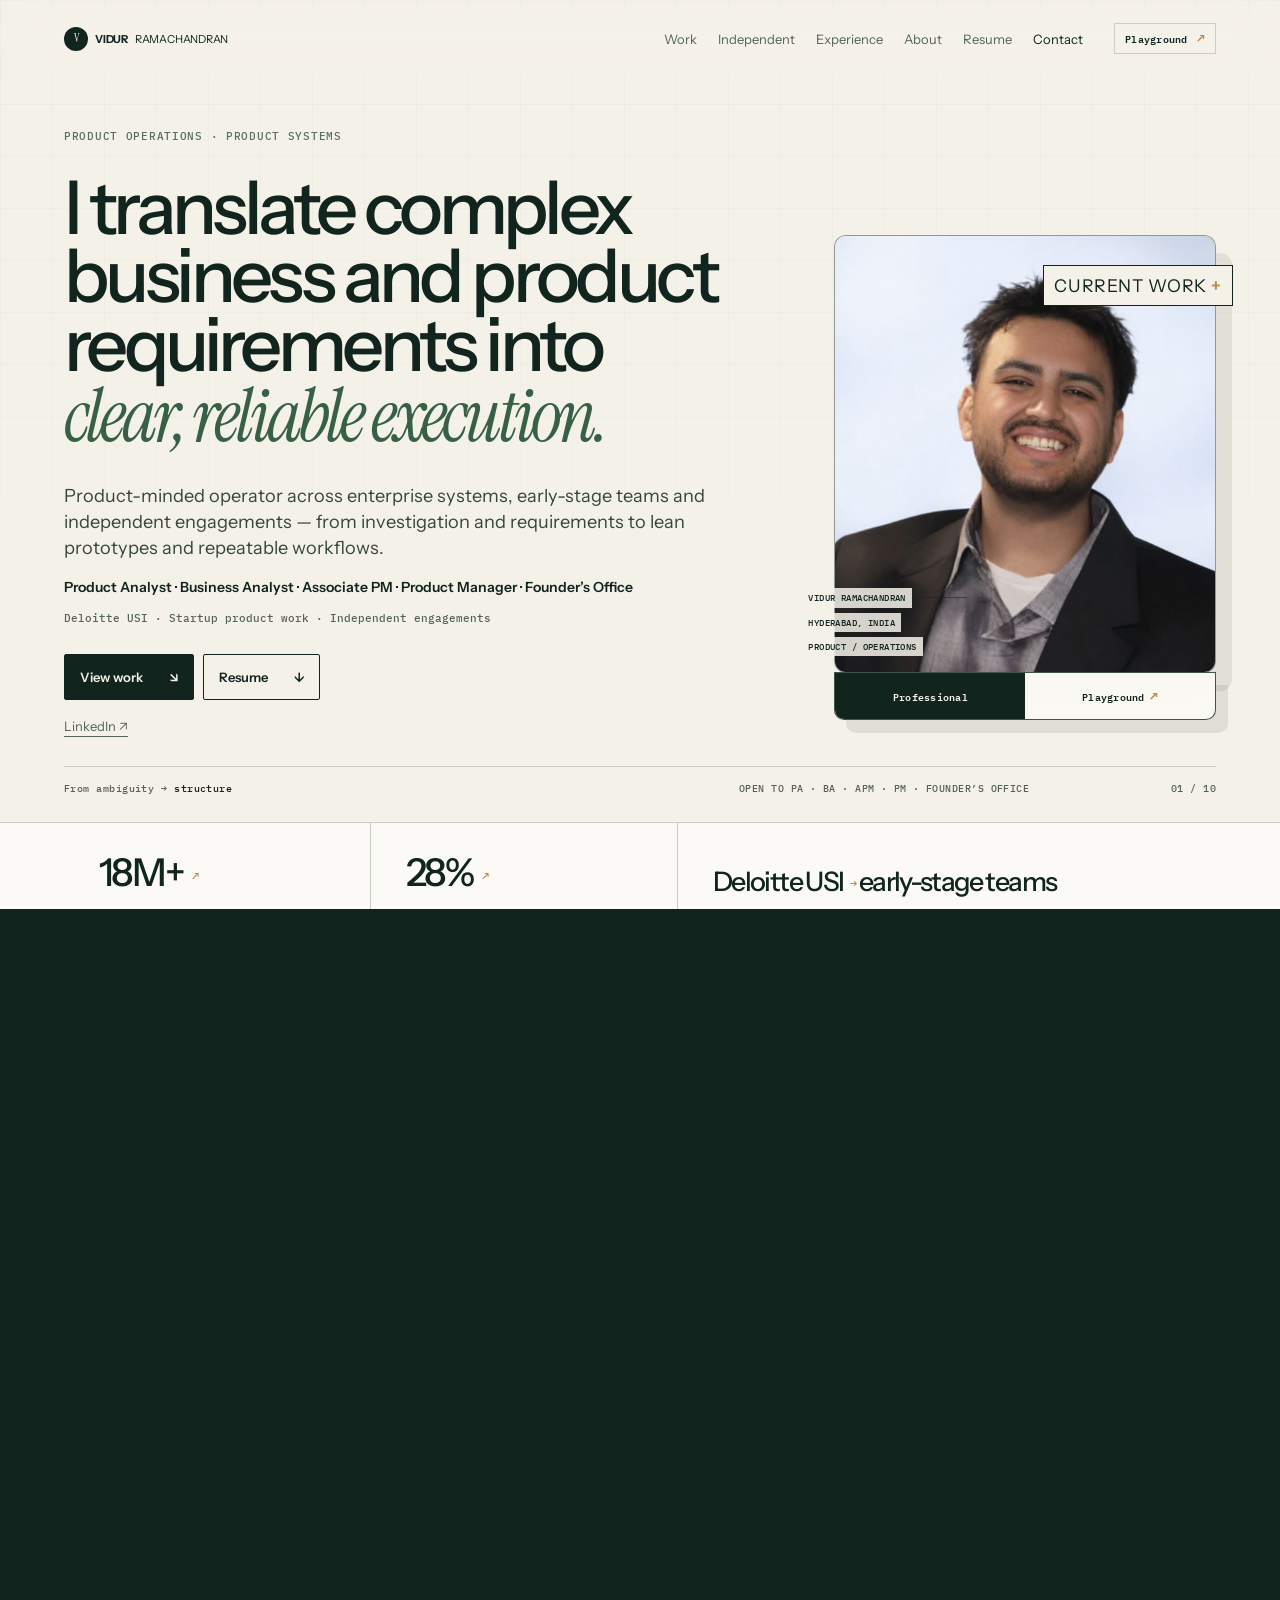
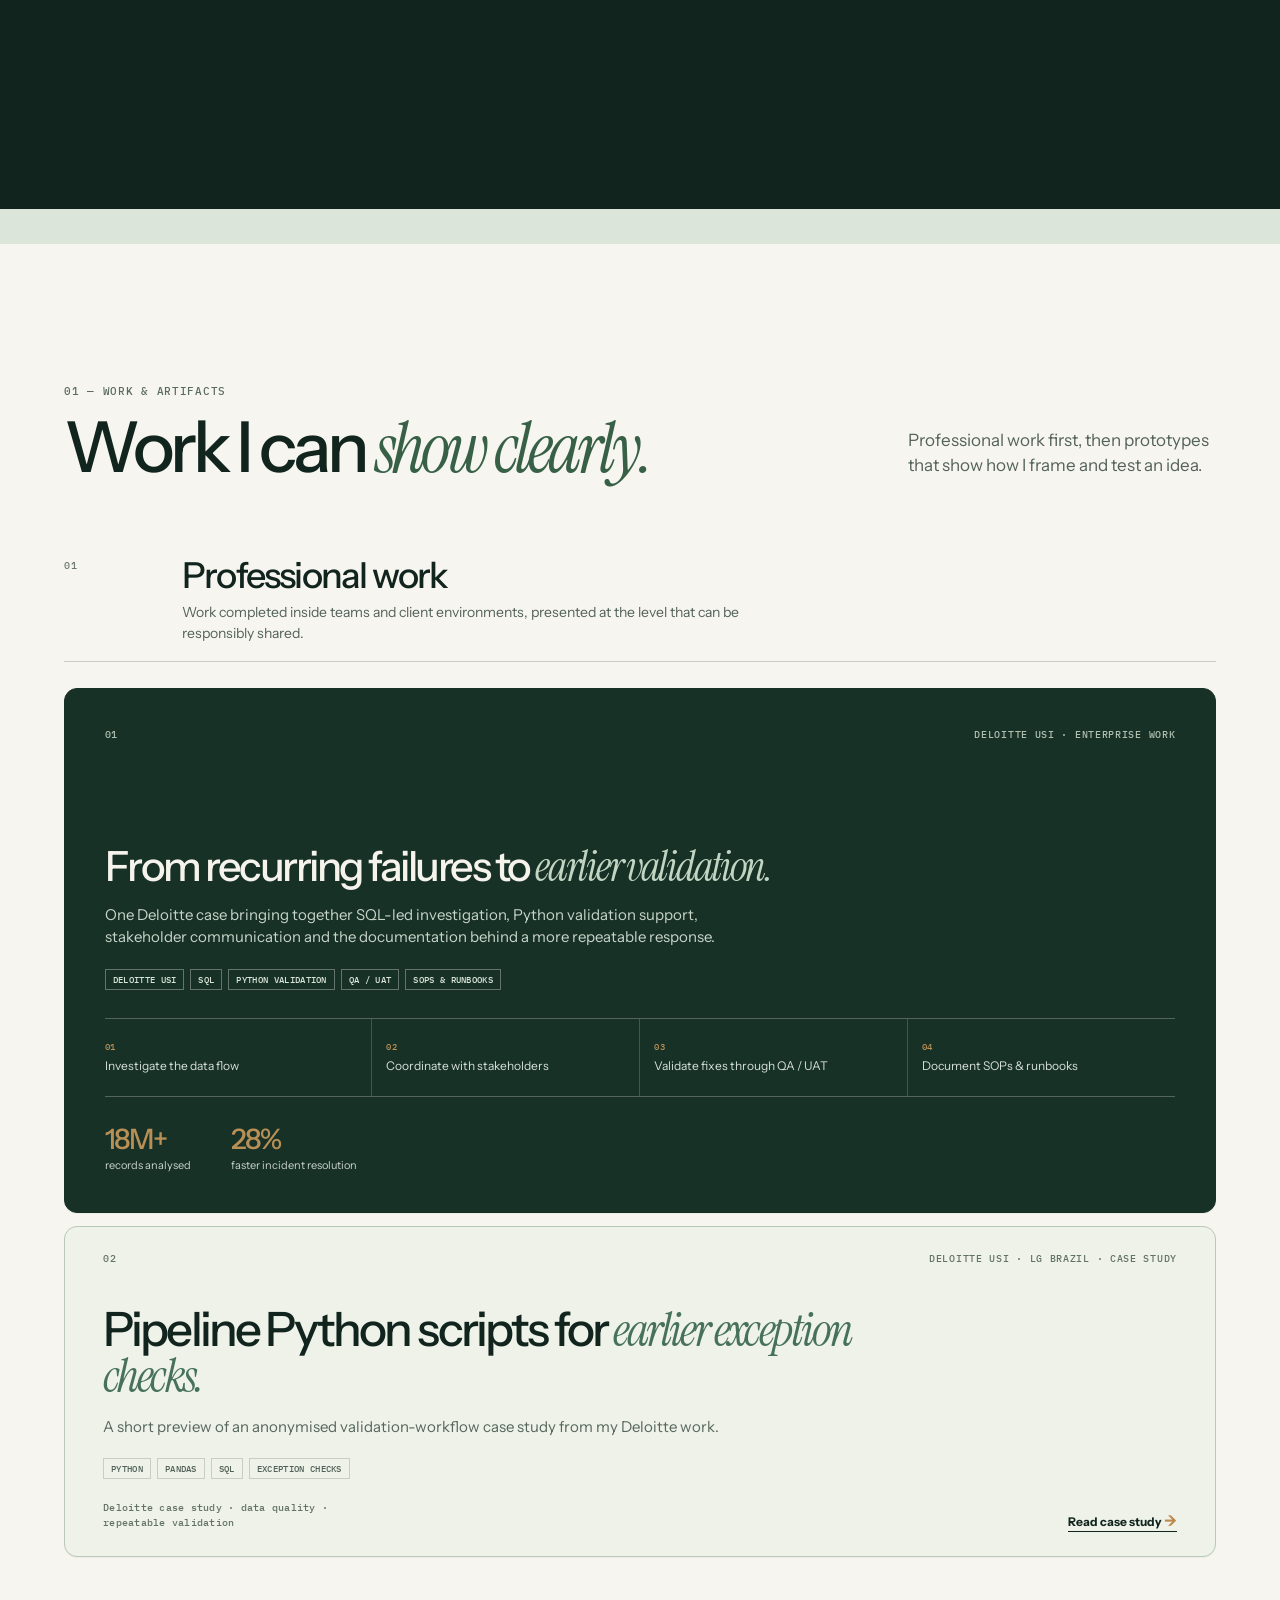
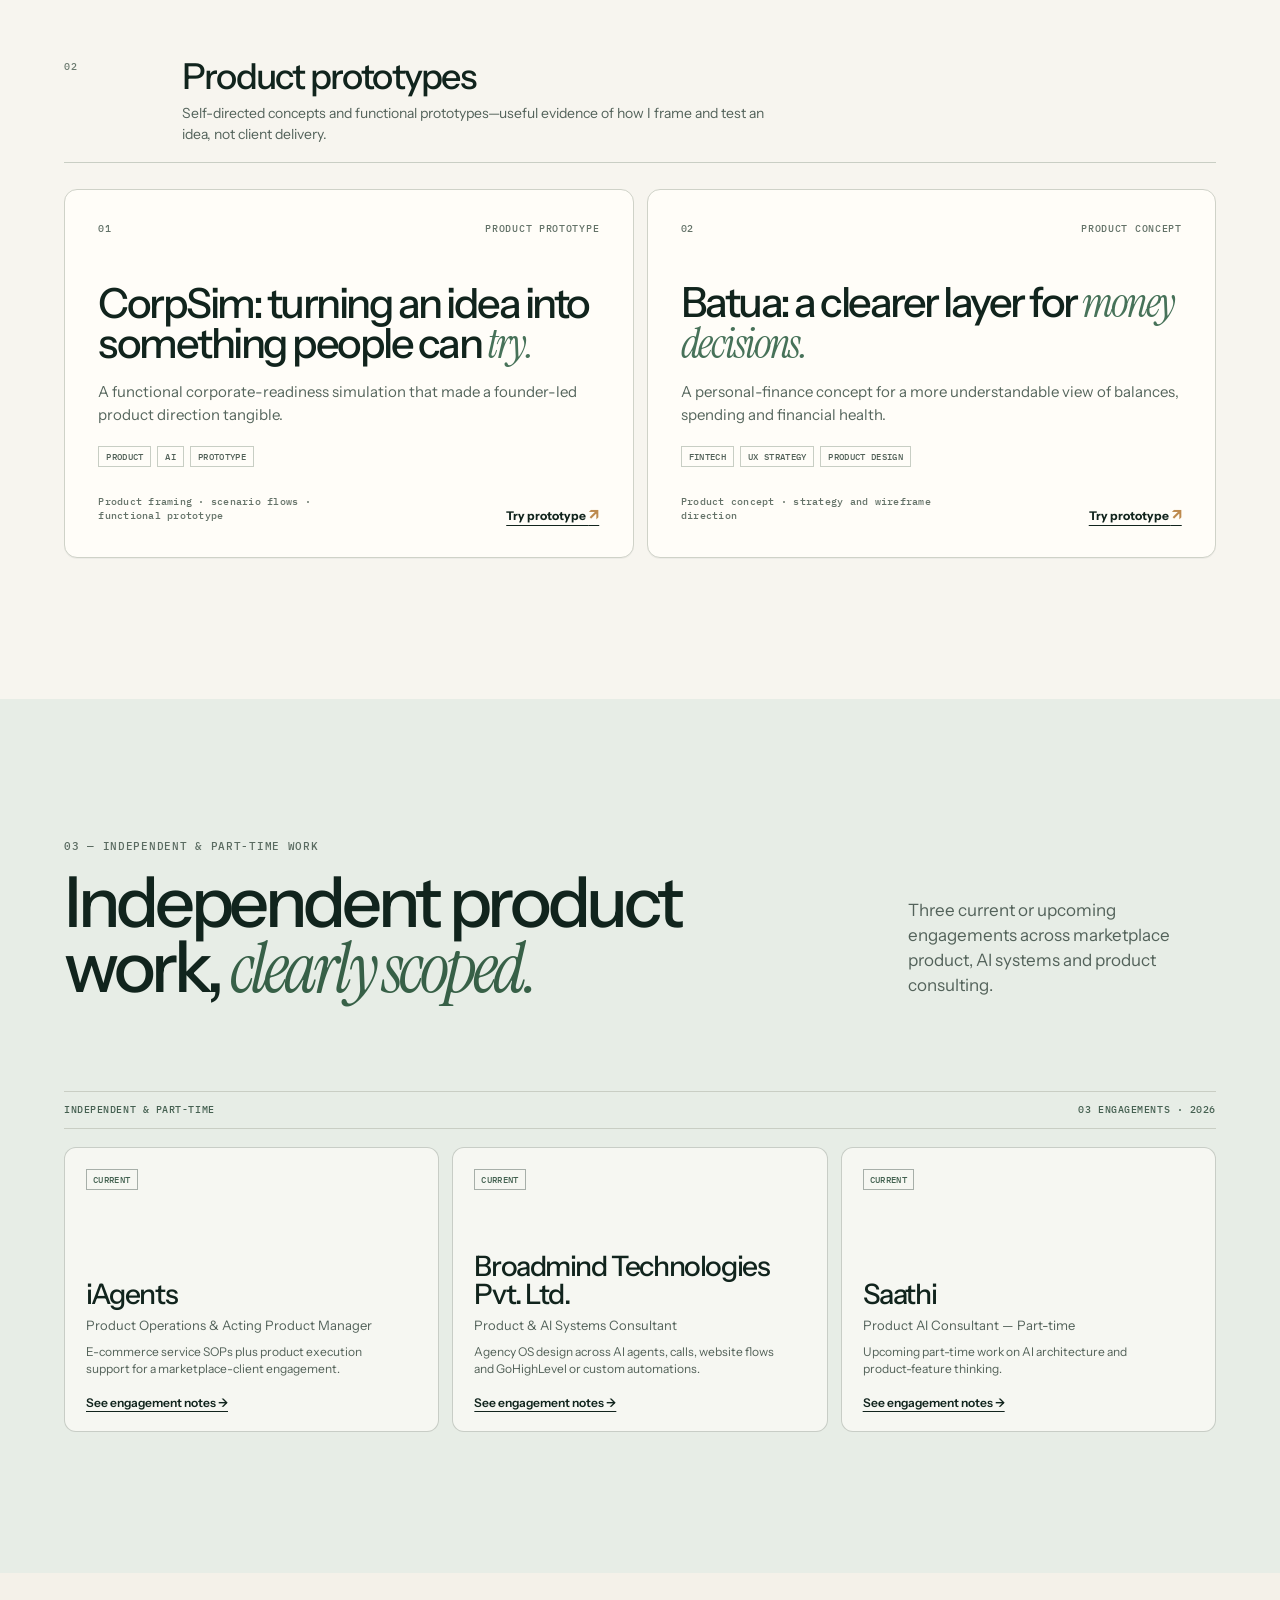
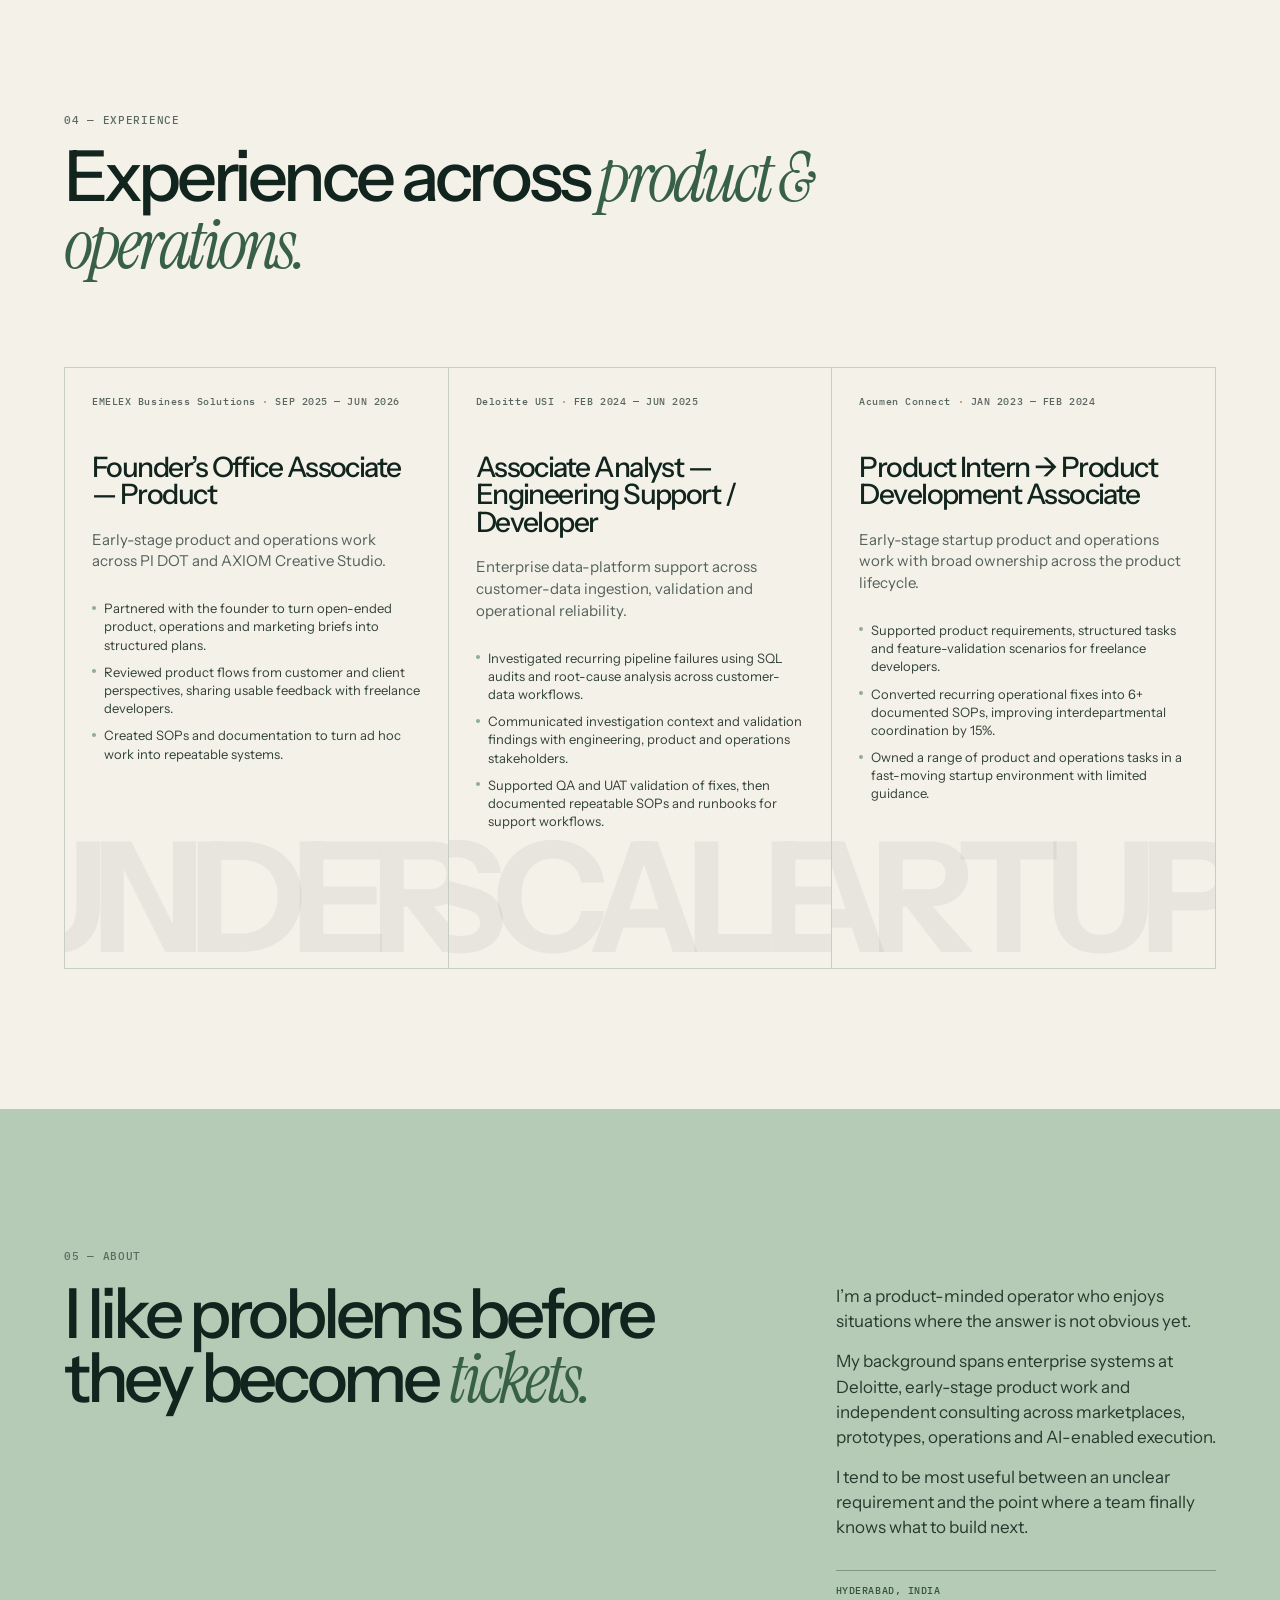
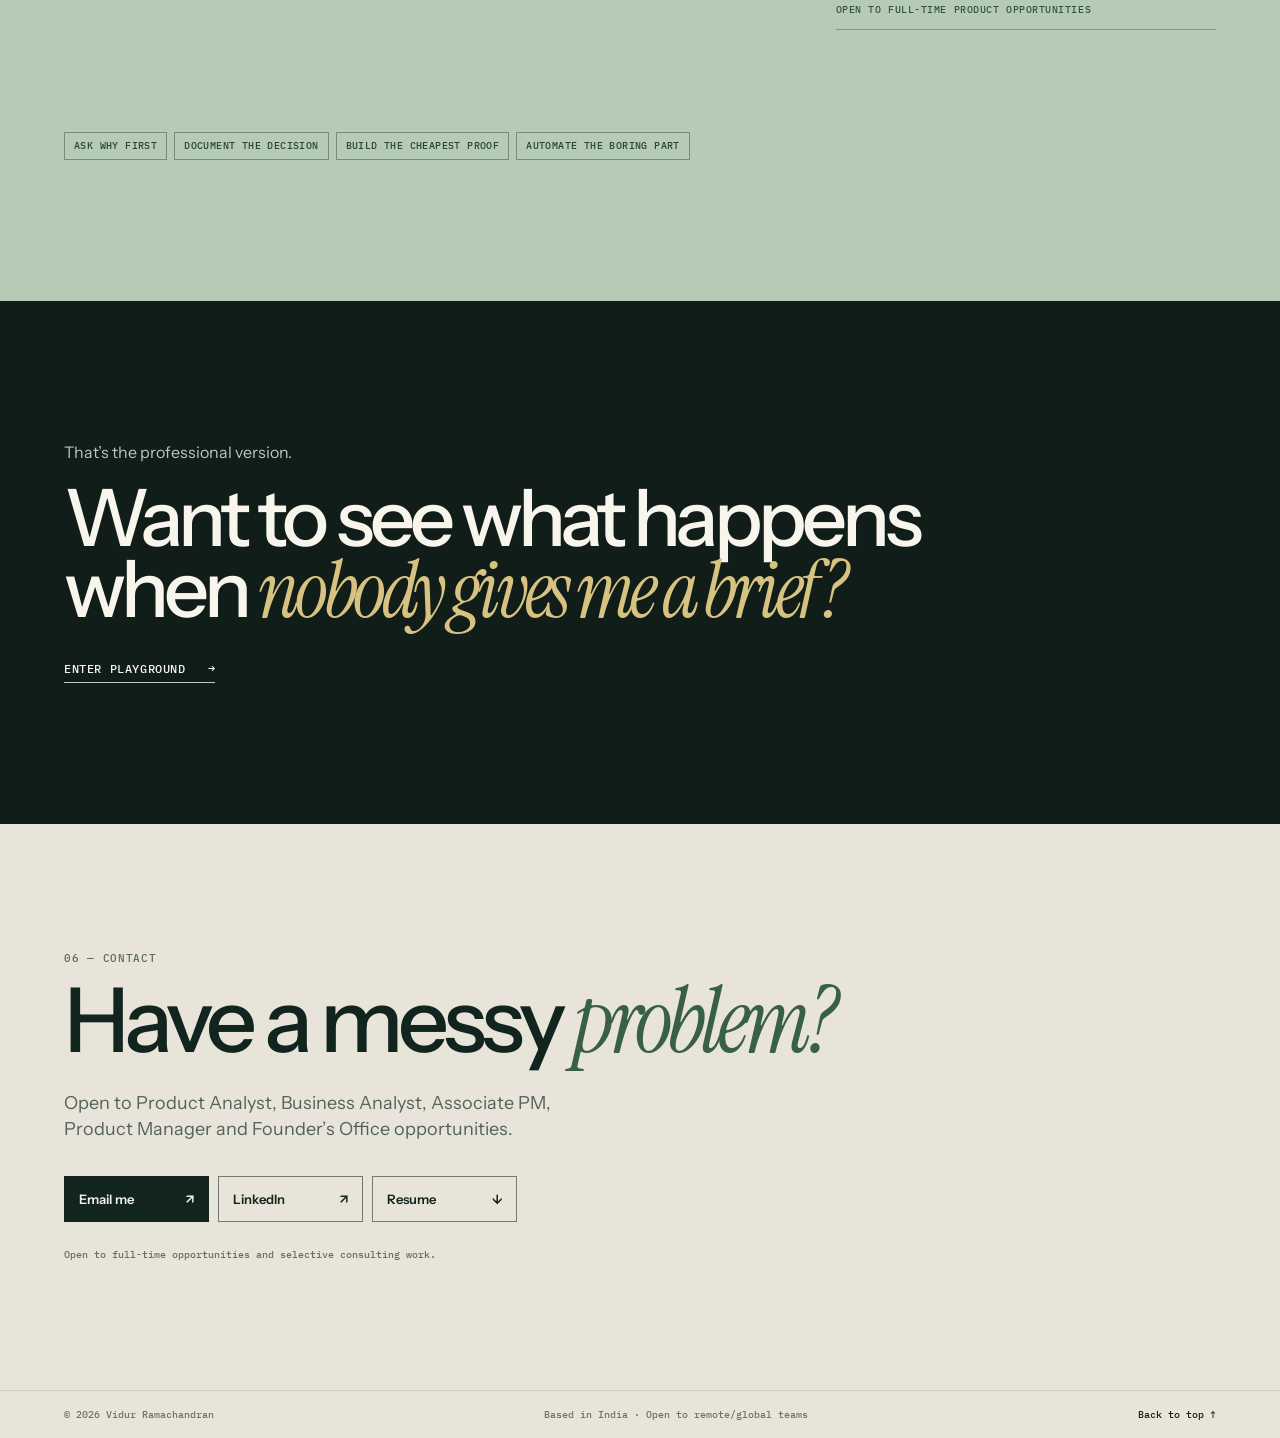
<file: index.html>
<!DOCTYPE html>
<html lang="en">
<head>
<meta charset="UTF-8">
  <meta name="viewport" content="width=device-width, initial-scale=1.0">
  <title>Vidur Ramachandran — Product Operations, Consulting & Founder’s Office</title>
  
  <!-- SEO Metadata -->
  <meta name="description" content="Portfolio of Vidur Ramachandran — product operations, founder’s office, business analysis, AI automation and product execution across Deloitte and early-stage teams.">
  <meta name="author" content="Vidur Ramachandran">
  <meta name="keywords" content="Product Operations, Founder's Office, Business Analysis, Product Execution, AI Automation, Portfolio, Vidur Ramachandran">

  <!-- Open Graph / Facebook -->
  <meta property="og:type" content="website">
  <meta property="og:url" content="https://vidurbuilds.in/">
  <meta property="og:title" content="Vidur Ramachandran — Product Operations, Consulting &amp; Founder’s Office">
  <meta property="og:description" content="Product operations, founder’s office, business analysis, AI automation and product execution.">
  <meta property="og:image" content="https://vidurbuilds.in/assets/og-preview.png">

  <!-- Twitter -->
  <meta property="twitter:card" content="summary_large_image">
  <meta property="twitter:url" content="https://vidurbuilds.in/">
  <meta property="twitter:title" content="Vidur Ramachandran — Product Operations, Consulting &amp; Founder’s Office">
  <meta property="twitter:description" content="Product operations, founder’s office, business analysis, AI automation and product execution.">
  <meta property="twitter:image" content="https://vidurbuilds.in/assets/og-preview.png">

  <link rel="icon" type="image/png" sizes="32x32" href="assets/fav-32.png">
<link rel="icon" type="image/png" sizes="192x192" href="assets/fav-192.png">
<link rel="apple-touch-icon" sizes="180x180" href="assets/apple-touch-icon.png">
<link href="https://fonts.googleapis.com/css2?family=VT323&family=Space+Mono:wght@400;700&family=DM+Sans:ital,wght@0,300;0,400;0,500;1,300&display=swap" rel="stylesheet">
<link href="https://fonts.googleapis.com/css2?family=IBM+Plex+Mono:wght@400;500&family=Instrument+Serif:ital@0;1&family=Instrument+Sans:ital,wght@0,400;0,500;0,600;0,700;1,400&display=swap" rel="stylesheet">

<link rel="stylesheet" href="./styles/base.css">
<link rel="stylesheet" href="./styles/layout.css">
<link rel="stylesheet" href="./styles/components.css">
<link rel="stylesheet" href="./styles/pages/home.css">
<link rel="stylesheet" href="./styles/pages/projects.css">
<link rel="stylesheet" href="./styles/pages/visionlabs.css">
<link rel="stylesheet" href="./styles/pages/about.css">
<link rel="stylesheet" href="./styles/pages/hrsaas.css">
<link rel="stylesheet" href="./styles/pages/corpsim.css">
<link rel="stylesheet" href="./styles/pages/finmonitor.css">
<link rel="stylesheet" href="./styles/pages/roastmoney.css">
<link rel="stylesheet" href="./styles/pages/validateidea.css">
<link rel="stylesheet" href="./styles/animations.css">
<link rel="stylesheet" href="./styles/generated-inline.css">
<link rel="stylesheet" href="./styles/responsive.css">
<link rel="stylesheet" href="./styles/professional.css">
<link rel="stylesheet" href="./styles/finmonitor-case-study.css">

<script>document.documentElement.classList.toggle('professional-document', !window.location.pathname.startsWith('/playground'));</script>

<script defer src="https://cdn.vercel-insights.com/v1/speed-insights/script.js"></script>
<script defer src="https://cdn.vercel-insights.com/v1/script.js"></script>
</head>
<body>

<!-- ════════════════════ PROFESSIONAL PORTFOLIO ════════════════════ -->
<template id="professionalPortfolioLegacy">
  <nav class="pro-nav" aria-label="Professional portfolio navigation">
    <a class="pro-wordmark" href="#top" aria-label="Vidur Ramachandran, top of page"><span>V</span> VIDUR RAMACHANDRAN</a>
    <button class="pro-menu-toggle" type="button" aria-expanded="false" aria-controls="proNavLinks"><span></span><span></span></button>
    <div class="pro-nav-content" id="proNavLinks">
      <div class="pro-nav-links">
        <a href="#work">Work</a>
        <a href="#experience">Experience</a>
        <a href="#about">About</a>
        <a href="./assets/Vidur__CV.pdf" download="Vidur_Ramachandran_Resume.pdf">Resume</a>
        <a href="#contact">Contact</a>
      </div>
      <div class="mode-switch" aria-label="Portfolio mode">
        <a class="mode-choice is-active" href="/" aria-current="page"><strong>Professional</strong><small>Experience, outcomes &amp; case studies</small></a>
        <a class="mode-choice" href="/playground"><strong>Playground</strong><small>Experiments, ideas &amp; interactive builds</small></a>
      </div>
    </div>
  </nav>

  <section class="pro-hero pro-section" id="top">
    <div class="pro-hero-orbit orbit-one" aria-hidden="true"></div>
    <div class="pro-hero-orbit orbit-two" aria-hidden="true"></div>
    <p class="pro-eyebrow"><span></span> Product-minded operator · Based in India</p>
    <div class="pro-hero-layout">
      <div>
        <p class="pro-kicker">VIDUR RAMACHANDRAN</p>
        <h1>Product Operations <i>·</i><br>Founder’s Office</h1>
      </div>
      <div class="pro-hero-summary">
        <p>I turn ambiguous product and business problems into structured workflows, prototypes and systems.</p>
        <p class="pro-fine-print">Experience across Deloitte and early-stage teams spanning enterprise data systems, product operations, research, automation and AI-assisted execution.</p>
        <div class="pro-actions">
          <a class="pro-button pro-button-primary" href="#work">View case studies <span>↘</span></a>
          <a class="pro-button pro-button-secondary" href="./assets/Vidur__CV.pdf" download="Vidur_Ramachandran_Resume.pdf">Download resume <span>↓</span></a>
        </div>
        <a class="pro-text-link" href="https://in.linkedin.com/in/vidurr" target="_blank" rel="noopener noreferrer">LinkedIn <span>↗</span></a>
      </div>
    </div>
    <div class="pro-hero-foot">
      <span>Scroll to see the work</span><span aria-hidden="true">↓</span>
      <span class="pro-hero-statement">Clarity in the messy middle.</span>
    </div>
  </section>

  <section class="pro-proof" aria-label="Selected credibility metrics">
    <div class="pro-proof-item"><strong>18M+</strong><span>records analysed across enterprise data workflows</span></div>
    <div class="pro-proof-item"><strong>28%</strong><span>faster incident resolution through investigation and runbooks</span></div>
    <div class="pro-proof-item"><strong>Deloitte USI</strong><span>enterprise systems experience</span></div>
    <div class="pro-proof-item"><strong>Multiple</strong><span>working product and automation prototypes</span></div>
  </section>

  <section class="pro-section pro-value-section" id="value">
    <div class="pro-section-heading">
      <p class="pro-eyebrow"><span></span> 01 — Focus</p>
      <h2>Where I create value.</h2>
    </div>
    <div class="pro-value-grid">
      <article class="pro-value-card"><span>01</span><h3>Product Operations</h3><p>Turning ambiguous processes into structured workflows, requirements, SOPs and measurable systems.</p></article>
      <article class="pro-value-card"><span>02</span><h3>Founder’s Office</h3><p>Researching problems, evaluating opportunities and moving cross-functional initiatives from ambiguity toward execution.</p></article>
      <article class="pro-value-card"><span>03</span><h3>Product &amp; AI Execution</h3><p>Using prototypes, automation and AI tools to validate ideas and accelerate product work.</p></article>
    </div>
  </section>

  <section class="pro-section pro-work-section" id="work">
    <div class="pro-section-heading pro-heading-split">
      <div><p class="pro-eyebrow"><span></span> 02 — Selected work</p><h2>Evidence, not a feature dump.</h2></div>
      <p>Three projects that show how I investigate, structure and execute work across very different environments.</p>
    </div>

    <div class="pro-case-list">
      <article class="pro-case-card" id="deloitte">
        <div class="pro-case-top"><p class="pro-case-number">01</p><div class="pro-case-title"><p>DELOITTE USI · ENTERPRISE DATA SYSTEMS</p><h3>Improving the investigation flow for recurring pipeline failures.</h3></div><span class="pro-status">Enterprise work</span></div>
        <div class="pro-case-snapshot"><p><b>Context</b> Supported enterprise customer-data workflows in Adobe Experience Platform.</p><p><b>Outcome</b> Contributed to a 28% reduction in average incident-resolution time.</p></div>
        <details class="pro-case-detail"><summary><span>Read case study</span><span class="pro-detail-icon">+</span></summary><div class="pro-case-detail-grid">
          <div><p class="pro-detail-label">Problem</p><p>Recurring ingestion and transformation failures were slow to isolate across large, interdependent data workflows.</p></div>
          <div><p class="pro-detail-label">My role</p><p>Associate Analyst supporting investigation, data validation, failure-pattern analysis and operational documentation.</p></div>
          <div><p class="pro-detail-label">What I did</p><p>Used SQL-based audits to trace schema mismatches, null propagation and upstream delays across datasets of up to 18M+ records; mapped recurring issues and documented clear runbooks.</p></div>
          <div><p class="pro-detail-label">Key decision</p><p>Prioritised repeatable investigation paths over one-off fixes, so common failures could be identified and handed off more consistently.</p></div>
          <div><p class="pro-detail-label">Execution</p><p>SQL investigations · validation checks · failure-pattern review · SOPs and runbooks.</p></div>
          <div><p class="pro-detail-label">What I learned</p><p>At enterprise scale, reliable documentation and shared diagnostic logic are as important as finding the immediate cause.</p></div>
        </div></details>
      </article>

      <article class="pro-case-card" id="corpsim">
        <div class="pro-case-top"><p class="pro-case-number">02</p><div class="pro-case-title"><p>CORPSIM AI · PRODUCT PROTOTYPE</p><h3>Making a founder’s corporate-readiness idea tangible.</h3></div><span class="pro-status pro-status-warm">Functional prototype</span></div>
        <div class="pro-case-snapshot"><p><b>Context</b> An exploration of AI-native practice for first-time corporate professionals.</p><p><b>Outcome</b> A functional prototype used to communicate the product direction.</p></div>
        <details class="pro-case-detail"><summary><span>Read case study</span><span class="pro-detail-icon">+</span></summary><div class="pro-case-detail-grid">
          <div><p class="pro-detail-label">Problem</p><p>Corporate readiness is difficult to demonstrate through static content or a résumé; people need a place to practise judgement under realistic constraints.</p></div>
          <div><p class="pro-detail-label">My role</p><p>Translated a founder-led direction into product framing, scenario flows, a functional prototype and a future architecture proposal.</p></div>
          <div><p class="pro-detail-label">What I did</p><p>Mapped the user experience from a virtual first day through scenario decisions and feedback; defined the scorecard logic and built a prototype to make it testable.</p></div>
          <div><p class="pro-detail-label">Key decision</p><p>Started with a constrained, explainable simulation rather than promising a broad training platform before validating the core experience.</p></div>
          <div><p class="pro-detail-label">Execution</p><p>Product framing · workflow design · prototype · interaction flows · proposed production architecture for future implementation.</p></div>
          <div><p class="pro-detail-label">What I learned</p><p>A prototype is most useful when it clarifies what should be built next—not when it is presented as production infrastructure.</p></div>
        </div><a class="pro-inline-link" href="https://corp-sim-zeta.vercel.app/" target="_blank" rel="noopener noreferrer">Open the functional prototype ↗</a></details>
      </article>

      <article class="pro-case-card" id="automation">
        <div class="pro-case-top"><p class="pro-case-number">03</p><div class="pro-case-title"><p>TRANSACTION MONITORING · AUTOMATION PROTOTYPE</p><h3>Bringing exception checks forward in a reporting workflow.</h3></div><span class="pro-status pro-status-warm">Functional prototype</span></div>
        <div class="pro-case-snapshot"><p><b>Context</b> A self-directed monitoring workflow for data-quality checks before reporting.</p><p><b>Outcome</b> A reusable prototype that surfaces rule-based exceptions earlier.</p></div>
        <details class="pro-case-detail"><summary><span>Read case study</span><span class="pro-detail-icon">+</span></summary><div class="pro-case-detail-grid">
          <div><p class="pro-detail-label">Problem</p><p>Manual review before compliance reporting creates bottlenecks and makes it easier for inconsistent records to travel downstream.</p></div>
          <div><p class="pro-detail-label">My role</p><p>Designed and built the prototype’s workflow, exception rules and reporting logic.</p></div>
          <div><p class="pro-detail-label">What I did</p><p>Created Python and SQL-based validation checks that flag records outside defined thresholds, including handling for missing values and empty datasets.</p></div>
          <div><p class="pro-detail-label">Key decision</p><p>Used simple, inspectable rule-based logic first so analysts can understand why a record is flagged.</p></div>
          <div><p class="pro-detail-label">Execution</p><p>Python · SQL · anomaly rules · exception logic · daily summary output.</p></div>
          <div><p class="pro-detail-label">What I learned</p><p>Useful automation starts with a clear operational decision—not an elaborate model.</p></div>
        </div></details>
      </article>
    </div>
  </section>

  <section class="pro-section pro-experience-section" id="experience">
    <div class="pro-section-heading"><p class="pro-eyebrow"><span></span> 03 — Experience</p><h2>Built in different operating environments.</h2></div>
    <ol class="pro-timeline">
      <li><div class="pro-timeline-date">Sep 2025 — Jun 2026</div><div class="pro-timeline-role"><p>EMELEX BUSINESS SOLUTIONS PVT LTD</p><h3>Founder’s Office Associate — Product</h3><p class="pro-role-context">Early-stage product and operations work across PI DOT and AXIOM Creative Studio.</p><ul><li>Partnered with the founder to structure product, operations and marketing plans from open-ended briefs.</li><li>Reviewed product flows from a customer and client perspective, sharing feedback with freelance developers.</li><li>Created SOPs and documentation to turn ad hoc work into repeatable systems.</li></ul></div></li>
      <li><div class="pro-timeline-date">Feb 2024 — Jun 2025</div><div class="pro-timeline-role"><p>DELOITTE USI</p><h3>Associate Analyst — Engineering Support / Developer</h3><p class="pro-role-context">Enterprise data-platform support across customer data ingestion, validation and operational reliability.</p><ul><li>Investigated recurring pipeline failures using SQL audits and root-cause analysis.</li><li>Validated large datasets and identified schema mismatches and inconsistencies affecting downstream workflows.</li><li>Created SOPs and runbooks for support and QA processes.</li></ul></div></li>
      <li><div class="pro-timeline-date">Jan 2023 — Feb 2024</div><div class="pro-timeline-role"><p>ACUMEN CONNECT</p><h3>Product Intern → Product Development Associate</h3><p class="pro-role-context">Startup product and operations role with broad ownership across the product lifecycle.</p><ul><li>Supported product requirements, feature validation and process documentation.</li><li>Improved internal workflows through SOP creation and cross-functional coordination.</li><li>Owned a range of product and operational tasks in a fast-moving environment.</li></ul></div></li>
    </ol>
  </section>

  <section class="pro-section pro-experiments-section" id="experiments">
    <div class="pro-section-heading pro-heading-split"><div><p class="pro-eyebrow"><span></span> 04 — Additional work</p><h2>More work, clearly labelled.</h2></div><p>Explorations, client work and concepts. Each is explicit about where it stands.</p></div>
    <div class="pro-experiment-grid">
      <a href="/playground" class="pro-experiment-card"><span class="pro-status pro-status-green">Functional prototype</span><h3>Transaction Monitoring</h3><p>Rule-based data-quality checks and exception logic for a reporting workflow.</p><span>See the prototype notes ↗</span></a>
      <a href="https://saathi-prd.vercel.app/" target="_blank" rel="noopener noreferrer" class="pro-experiment-card"><span class="pro-status">Case study</span><h3>Saathi</h3><p>An interview case study exploring product improvements for an existing finance product.</p><span>View case study ↗</span></a>
      <a href="/playground" class="pro-experiment-card"><span class="pro-status pro-status-muted">Concept</span><h3>Validate Your Idea</h3><p>An AI-assisted idea-research concept; not presented as a live multi-source product.</p><span>See in Playground ↗</span></a>
      <a href="/playground" class="pro-experiment-card"><span class="pro-status pro-status-muted">Concept</span><h3>ClinicBot</h3><p>A clinic follow-up automation concept for reminders, triage and escalation.</p><span>See in Playground ↗</span></a>
    </div>
    <p class="pro-playground-invite">Want the less serious version? <a href="/playground">Enter Playground <span>→</span></a></p>
  </section>

  <section class="pro-section pro-about-section" id="about">
    <p class="pro-eyebrow"><span></span> 05 — About</p>
    <div class="pro-about-layout"><h2>I enjoy turning messy problems into structured systems.</h2><div><p>I’m a product-minded operator who enjoys turning messy problems into structured systems.</p><p>My experience spans enterprise environments at Deloitte and early-stage teams, where I’ve worked across analysis, product operations, workflows, prototypes, documentation and AI-enabled execution.</p><p>I’m particularly effective where the problem is not completely defined yet and someone needs to research it, structure it and move it toward execution.</p><div class="pro-tools"><span>Data &amp; Analysis<br><b>SQL, Python, Excel</b></span><span>Product &amp; Prototyping<br><b>Figma, AI coding tools, rapid prototyping</b></span><span>Automation<br><b>APIs, workflow automation, AI agents</b></span></div></div></div>
  </section>

  <section class="pro-contact" id="contact">
    <p class="pro-eyebrow"><span></span> 06 — Contact</p>
    <h2>Let’s build something useful.</h2>
    <p>Interested in Product Operations, Founder’s Office, Product and business-analysis opportunities.</p>
    <div class="pro-contact-actions"><a href="mailto:vidur2002@gmail.com">Email <span>↗</span></a><a href="https://in.linkedin.com/in/vidurr" target="_blank" rel="noopener noreferrer">LinkedIn <span>↗</span></a><a href="./assets/Vidur__CV.pdf" download="Vidur_Ramachandran_Resume.pdf">Resume <span>↓</span></a></div>
  </section>

  <footer class="pro-footer"><span>© 2026 Vidur Ramachandran</span><span>Based in India · Open to remote/global teams</span><a href="#top">Back to top ↑</a></footer>
</template>

<!-- ════════════════════ PROFESSIONAL V2 ════════════════════ -->
<main class="pro-portfolio pro-v2" id="professionalPortfolio">
  <div class="pro-scroll-progress" aria-hidden="true"><span></span></div>
  <div class="pro-mode-wash" aria-hidden="true"></div>
  <div class="pro-project-cursor" aria-hidden="true">VIEW →</div>

  <nav class="pro-nav" aria-label="Professional portfolio navigation">
    <a class="pro-wordmark" href="#top" aria-label="Vidur Ramachandran, top of page"><span>V</span><b>VIDUR</b> RAMACHANDRAN</a>
    <button class="pro-menu-toggle" type="button" aria-expanded="false" aria-controls="proNavLinks" aria-label="Open navigation"><span></span><span></span></button>
    <div class="pro-nav-content" id="proNavLinks">
      <div class="pro-nav-links"><a href="#work">Work</a><a href="#experience">Experience</a><a href="#about">About</a><a href="./assets/Vidur__CV.pdf" download="Vidur_Ramachandran_Resume.pdf">Resume</a><a href="#contact">Contact</a></div>
      <a class="pro-mode-link pro-playground-link" href="/playground"><span>Professional</span><i></i><span>Playground ↗</span></a>
    </div>
  </nav>

  <section class="pro-hero pro-section" id="top">
    <div class="pro-hero-grid">
      <div class="pro-hero-copy pro-reveal">
        <p class="pro-eyebrow">PRODUCT · OPERATIONS · SYSTEMS</p>
        <h1>I turn messy problems into <em>things people can actually use.</em></h1>
        <p class="pro-hero-description">I work across product, operations and early-stage execution — turning open-ended requirements into workflows, prototypes, documentation and usable product direction.</p>
        <p class="pro-positioning">Product Operations <span>·</span> Product Consulting <span>·</span> Founder’s Office</p>
        <p class="pro-credibility">Deloitte USI <i>→</i> Startups <i>→</i> Independent Product Work</p>
        <div class="pro-actions"><a class="pro-button pro-button-primary" href="#work">View selected work <span>↘</span></a><a class="pro-button pro-button-secondary" href="./assets/Vidur__CV.pdf" download="Vidur_Ramachandran_Resume.pdf">Resume <span>↓</span></a></div>
        <a class="pro-text-link" href="https://in.linkedin.com/in/vidurr" target="_blank" rel="noopener noreferrer">LinkedIn ↗</a>
      </div>
      <figure class="pro-portrait-stage pro-reveal" id="portraitStage">
        <div class="pro-portrait-placeholder" id="portraitTarget" role="img" aria-label="Portrait space reserved for Vidur Ramachandran"><span>PORTRAIT<br>TO BE ADDED</span></div>
        <figcaption class="pro-portrait-notes"><span>VIDUR RAMACHANDRAN</span><span>HYDERABAD, INDIA</span><span>PRODUCT / OPERATIONS</span></figcaption>
        <button class="pro-currently-building" type="button" aria-expanded="false" aria-controls="nowPanel">CURRENTLY BUILDING <b>↗</b></button>
        <div class="pro-now-panel" id="nowPanel" hidden><button class="pro-popover-close" type="button" aria-label="Close current work panel">×</button><p class="pro-detail-label">Right now</p><ul><li><b>Marketplace</b><span>Client project with iAgents</span></li><li><b>Product management</b><span>App + web engagement</span></li><li><b>Prototypes</b><span>Broadmind Technologies</span></li><li><b data-saathi-hero-status>Starting Sep ’26</b><span>Saathi — Product Consultant</span></li></ul><a href="#contact">Open to the right full-time product role →</a></div>
      </figure>
    </div>
    <div class="pro-hero-bottom"><div class="pro-phrase-rotator"><span>From ambiguity →</span><strong aria-live="polite">structure</strong></div><span>OPEN TO FULL-TIME PRODUCT OPPORTUNITIES</span><span>01 / 10</span></div>
  </section>

  <section class="pro-proof pro-section" aria-label="Selected credibility proof">
    <button class="pro-proof-item" type="button" data-proof="records" aria-expanded="false"><strong>18M+ <i>↗</i></strong><span>records analysed<br>Enterprise data investigation</span></button>
    <button class="pro-proof-item" type="button" data-proof="resolution" aria-expanded="false"><strong>28% <i>↗</i></strong><span>improvement<br>Incident-resolution workflow</span></button>
    <div class="pro-proof-item pro-proof-context"><strong>Deloitte USI <i>→</i> early-stage teams</strong><span>Two very different operating environments.</span></div>
    <div class="pro-proof-popover" id="proofPopover" hidden role="status"></div>
  </section>

  <section class="pro-section pro-method-section" id="method">
    <div class="pro-section-heading pro-reveal"><p class="pro-eyebrow">01 — HOW I WORK</p><h2>How I move a problem <em>forward.</em></h2></div>
    <div class="pro-method-grid">
      <article class="pro-method-card is-open"><button class="pro-method-trigger" type="button" aria-expanded="true"><span>01</span><span class="pro-method-arrow">↘</span><p>FIND THE MESS</p><h3>Research &amp;<br>understand</h3></button><div class="pro-method-detail"><p>Before proposing a solution, understand the user, workflow, business requirement or system.</p><div><span>Research</span><span>Stakeholder understanding</span><span>Analysis</span><span>Problem framing</span></div><small>Example: A failure pattern before a fix.</small></div></article>
      <article class="pro-method-card"><button class="pro-method-trigger" type="button" aria-expanded="false"><span>02</span><span class="pro-method-arrow">↘</span><p>CREATE STRUCTURE</p><h3>Turn ambiguity into<br><em>something actionable</em></h3></button><div class="pro-method-detail"><p>Founder brief <b>→</b> workflow <b>→</b> product requirements <b>→</b> prototype.</p><div><span>Requirements</span><span>Product flows</span><span>Documentation</span><span>Prioritisation</span></div><small>Artifact: SOPs, flows and action plans.</small></div></article>
      <article class="pro-method-card"><button class="pro-method-trigger" type="button" aria-expanded="false"><span>03</span><span class="pro-method-arrow">↘</span><p>MAKE IT TANGIBLE</p><h3>Prototype, test &amp;<br>move to execution</h3></button><div class="pro-method-detail"><p>Use the lightest useful proof to make decisions and move product work forward.</p><div><span>Prototypes</span><span>Product feedback</span><span>Automation</span><span>Testing</span></div><small>Artifact: A functional prototype, not a promise.</small></div></article>
    </div>
  </section>

  <section class="pro-section pro-selected-work" id="work">
    <div class="pro-section-heading pro-heading-split pro-reveal"><div><p class="pro-eyebrow">02 — SELECTED WORK</p><h2>Proof lives in the <em>details.</em></h2></div><p>Three examples of taking a system, idea or workflow and making the next decision clearer.</p></div>
    <div class="pro-projects">
      <article class="pro-project pro-project-deloitte"><div class="pro-project-copy"><p class="pro-project-number">01 / ENTERPRISE WORK</p><h3>Finding the failure hidden inside <em>18M+ records.</em></h3><div class="pro-tags"><span>ENTERPRISE</span><span>DATA</span><span>INVESTIGATION</span></div><p>Enterprise data investigation across customer-data workflows at Deloitte USI.</p><p class="pro-project-outcome">Contributed to a <b>28% improvement</b> in average incident-resolution time.</p><div class="pro-project-actions"><button type="button" class="pro-project-link" data-quick-view="deloitte">Quick view <b>+</b></button><button type="button" class="pro-project-link" data-quick-view="deloitte">Explore case notes →</button></div></div><button class="pro-project-visual pro-data-visual" type="button" data-quick-view="deloitte" aria-label="Quick view Deloitte enterprise case study"><span class="pro-annotation a-one">18M+ RECORDS →</span><span class="pro-annotation a-two">ANONYMISED SYSTEM MAP</span><div class="pro-data-node node-a">INGEST</div><div class="pro-data-node node-b">VALIDATE</div><div class="pro-data-node node-c">INVESTIGATE</div><div class="pro-data-node node-d">RESOLVE</div><i></i><i></i><i></i></button></article>
      <article class="pro-project pro-project-corpsim"><button class="pro-project-visual pro-corpsim-visual" type="button" data-quick-view="corpsim" aria-label="Quick view CorpSim functional prototype"><span class="pro-annotation a-one">FUNCTIONAL PROTOTYPE →</span><div class="pro-corpsim-window"><div><b>CorpSim</b><span>SIMULATION 01</span></div><p>New message from<br><strong>your manager.</strong></p><section><span>Assess the context</span><span>Choose your response</span><span>See the consequence</span></section></div><span class="pro-annotation a-two">IMPLEMENTED EXPERIENCE</span></button><div class="pro-project-copy"><p class="pro-project-number">02 / PRODUCT PROTOTYPE</p><h3>Turning an open-ended idea into something people could <em>actually try.</em></h3><div class="pro-tags"><span>PRODUCT</span><span>AI</span><span>FUNCTIONAL PROTOTYPE</span></div><p>A functional product prototype that made a founder-led corporate-readiness idea easier to explore and discuss.</p><p class="pro-project-note"><b>Implemented:</b> product framing, flows and prototype. <b>Proposed:</b> production architecture.</p><div class="pro-project-actions"><a class="pro-project-link" href="https://corp-sim-zeta.vercel.app/" target="_blank" rel="noopener noreferrer">Try prototype ↗</a><button type="button" class="pro-project-link" data-quick-view="corpsim">Explore case notes →</button></div></div></article>
      <article class="pro-project pro-project-automation"><div class="pro-project-copy"><p class="pro-project-number">03 / FUNCTIONAL PROTOTYPE</p><h3>Moving the exception check <em>earlier.</em></h3><div class="pro-tags"><span>PYTHON</span><span>SQL</span><span>AUTOMATION</span></div><p>A rule-based transaction-monitoring prototype that surfaces data-quality exceptions before reporting.</p><p class="pro-project-note"><b>Functional prototype:</b> validation and exception logic. <b>Not claimed:</b> deployed production monitoring.</p><div class="pro-project-actions"><button type="button" class="pro-project-link" data-quick-view="automation">Quick view <b>+</b></button><button type="button" class="pro-project-link" data-quick-view="automation">Explore case notes →</button></div></div><button class="pro-project-visual pro-automation-visual" type="button" data-quick-view="automation" aria-label="Quick view transaction monitoring prototype"><span class="pro-annotation a-one">RULE-BASED CHECKS →</span><div class="pro-automation-report"><header><span>VALIDATION RUN / PROTOTYPE</span><b>REVIEW QUEUE</b></header><div><span>Missing values</span><strong>FLAG</strong></div><div><span>Threshold exceptions</span><strong>FLAG</strong></div><div><span>Schema conflicts</span><strong>FLAG</strong></div><footer>EXCEPTIONS ROUTED FOR REVIEW →</footer></div><span class="pro-annotation a-two">FUNCTIONAL PROTOTYPE</span></button></article>
    </div>
  </section>

  <section class="pro-section pro-current-work" id="current-work"><div class="pro-section-heading pro-heading-split pro-reveal"><div><p class="pro-eyebrow">CURRENTLY — 2026</p><h2>Several products.<br>One common job: <em>make the unclear clearer.</em></h2></div><p>I currently work across a small set of independent product engagements while exploring my next full-time role.</p></div><div class="pro-consultant-rail"><span>INDEPENDENT PRODUCT CONSULTANT</span><span>PARALLEL ENGAGEMENTS ↓</span></div><div class="pro-current-grid" id="currentEngagementGrid"></div></section>

  <section class="pro-section pro-experience-section" id="experience"><div class="pro-section-heading pro-reveal"><p class="pro-eyebrow">04 — EXPERIENCE</p><h2>Deloitte taught me <em>scale.</em><br>Startups taught me <em>ambiguity.</em></h2></div><div class="pro-history-list"><article class="pro-history-card pro-history-deloitte"><span class="pro-history-word" aria-hidden="true">SCALE</span><p>DELOITTE USI <span>·</span> FEB 2024 — JUN 2025</p><h3>Associate Analyst — Engineering Support / Developer</h3><p class="pro-history-context">Enterprise data-platform support across customer-data ingestion, validation and operational reliability.</p><ul><li>Investigated recurring pipeline failures using SQL audits and root-cause analysis.</li><li>Validated large datasets and identified schema mismatches affecting downstream workflows.</li><li>Created SOPs and runbooks for support and QA processes.</li></ul><button class="pro-history-link" type="button" data-quick-view="deloitte">Explore enterprise case notes →</button></article><article class="pro-history-card pro-history-startup"><span class="pro-history-word" aria-hidden="true">AMBIGUITY</span><p>EMELEX BUSINESS SOLUTIONS <span>·</span> SEP 2025 — JUN 2026</p><h3>Founder’s Office Associate — Product</h3><p class="pro-history-context">Early-stage product and operations work across PI DOT and AXIOM Creative Studio.</p><ul><li>Partnered with the founder to structure product, operations and marketing plans from open-ended briefs.</li><li>Reviewed product flows from a customer and client perspective for freelance developers.</li><li>Created SOPs and documentation to turn ad hoc work into repeatable systems.</li></ul><p class="pro-history-foot">Earlier: Acumen Connect — Product Intern → Product Development Associate, Jan 2023 — Feb 2024.</p></article></div></section>

  <section class="pro-section pro-about-section" id="about"><div class="pro-about-grid"><div class="pro-reveal"><p class="pro-eyebrow">05 — ABOUT</p><h2>I like problems before they become <em>tickets.</em></h2></div><div class="pro-about-copy"><p>I’m a product-minded operator who enjoys situations where the answer is not obvious yet.</p><p>My background spans enterprise systems at Deloitte, early-stage product work and independent consulting across marketplaces, prototypes, operations and AI-enabled execution.</p><p>I tend to be most useful between an unclear requirement and the point where a team finally knows what to build next.</p><div class="pro-about-location"><span>HYDERABAD, INDIA</span><span>OPEN TO FULL-TIME PRODUCT OPPORTUNITIES</span></div></div></div><div class="pro-working-style"><span>ASK WHY FIRST</span><span>DOCUMENT THE DECISION</span><span>BUILD THE CHEAPEST PROOF</span><span>AUTOMATE THE BORING PART</span></div></section>

  <section class="pro-playground-invitation"><p>That’s the professional version.</p><h2>Want to see what happens when <em>nobody gives me a brief?</em></h2><a class="pro-playground-link" href="/playground">ENTER PLAYGROUND <span>→</span></a></section>
  <section class="pro-contact" id="contact"><p class="pro-eyebrow">06 — CONTACT</p><h2>Have a messy <em>problem?</em></h2><p>Product, operations, founder’s office or an idea that needs turning into something tangible.</p><div class="pro-contact-actions"><a href="mailto:vidur2002@gmail.com">Email me <span>↗</span></a><a href="https://in.linkedin.com/in/vidurr" target="_blank" rel="noopener noreferrer">LinkedIn <span>↗</span></a><a href="./assets/Vidur__CV.pdf" download="Vidur_Ramachandran_Resume.pdf">Resume <span>↓</span></a></div><small>Open to full-time opportunities and selective consulting work.</small></section>
  <footer class="pro-footer"><span>© 2026 Vidur Ramachandran</span><span>Based in India · Open to remote/global teams</span><a href="#top">Back to top ↑</a></footer>

  <div class="pro-modal" id="proModal" hidden><div class="pro-modal-backdrop" data-close-modal></div><section class="pro-modal-dialog" role="dialog" aria-modal="true" aria-labelledby="modalTitle" tabindex="-1"><button class="pro-modal-close" type="button" aria-label="Close quick view" data-close-modal>×</button><p class="pro-detail-label" id="modalEyebrow"></p><h2 id="modalTitle"></h2><div class="pro-modal-visual" id="modalVisual" aria-hidden="true"></div><dl><div><dt>Problem</dt><dd id="modalProblem"></dd></div><div><dt>My role</dt><dd id="modalRole"></dd></div><div><dt>What I did</dt><dd id="modalDid"></dd></div><div><dt>Outcome</dt><dd id="modalOutcome"></dd></div><div><dt>Status</dt><dd id="modalStatus"></dd></div></dl><button class="pro-modal-case-link" type="button" data-close-modal>Close quick view <span>×</span></button></section></div>
</main>

<!-- NAV -->
<nav>
  <span class="nav-logo" data-onclick="showPage('home');closeMenu()">Vidur(s) Portfolio (╯°□°）╯</span>
  <div class="nav-line"></div>
  <ul class="nav-links" id="navLinks">
    <li><a href="/" data-onclick="showPage('home');closeMenu()" id="nav-home">Home</a></li>
    <li><a href="/about" data-onclick="showPage('about');closeMenu()" id="nav-about">About</a></li>
    <li><a href="/visionlabs" data-onclick="showPage('visionlabs');closeMenu()" id="nav-visionlabs">Labs</a></li>
    <li><a href="#" onclick="downloadResume();return false;" class="nav-resume-blink cta-glint">DOWNLOAD RESUME</a></li>
    <li class="legacy-mode-toggle"><a href="/">Professional</a><a href="/playground" aria-current="page">Playground</a></li>
  </ul>
  <button class="nav-hamburger" id="navHamburger" data-onclick="toggleMenu()" aria-label="Menu">
    <span></span><span></span><span></span>
  </button>
</nav>

<!-- ════════════════════ HOME ════════════════════ -->
<div id="page-home" class="page active">
  <section id="hero">
    <canvas id="gameCanvas" aria-label="Interactive arcade background game"></canvas>
    <div class="hero-fade-top"></div>
    <div class="hero-fade-bot"></div>
    <div class="hud">
      <div class="hud-col">
        <div class="hud-lbl">Score</div>
        <div class="hud-val" id="scoreNum">000</div>
        <div class="hud-hi">HI: <span id="hiNum">000</span></div>
        <div class="lives-row" id="livesRow">
          <div class="life"></div><div class="life"></div><div class="life"></div>
        </div>
      </div>
      <div class="hud-col right">
        <div class="hud-lbl">Wave</div>
        <div class="hud-val" id="waveNum">01</div>
      </div>
    </div>
    <div id="gameOver"><div class="go-box"><div class="go-title">SYSTEM FAILURE</div><div class="go-sub" id="goSub"></div><div class="go-bar inl-0001"><div class="go-fill" id="goFill"></div></div></div></div>
    <div id="replayChip">
      <div id="replayChipTitle">SYSTEM FAILURE</div>
      <button class="replay-btn" onclick="window.scrollBy({top: window.innerHeight * 0.8, behavior: 'smooth'})">↓ Scroll Down</button>
      <button class="replay-btn" data-onclick="replayGame()">↺ Play Again</button>
    </div>

    <div id="gameInteractOverlay" class="inl-0002"><div class="game-interact-pill" id="gamePill"></div></div>
    <div id="heroGameHint" class="inl-0003">
      <span class="inl-0004"></span>
      <span class="inl-0005">Shoot asteroids, or scroll to explore</span>
    </div>
    <div class="hero-text">
      <h1 class="hero-name">VIDUR RAMACHANDRAN</h1>
      <div class="hero-sub"><span class="hero-sub-dot"></span> Product · Systems · Execution <span class="hero-sub-dot"></span></div>
      <p class="hero-tag">Product-minded builder crafting<br>clear systems and prototypes</p>
      <div class="hire-badge"><span class="hire-dot"></span> Available Immediately</div>
    </div>
  </section>

  <!-- MOBILE SCROLL CTA -->
  <div class="scroll-cta" id="scrollCta">
    <div class="scroll-cta-line"></div>
    <span class="scroll-cta-text">Scroll to explore</span>
    <div class="scroll-cta-arrow">↓</div>
  </div>

  <!-- SYSTEMS I HAVE WORKED WITH -->
  <div class="systems-strip">
    <div class="systems-lbl-row">Systems I Have Worked With</div>
    <div id="homeSystemsGrid" class="systems-grid"></div>
  </div>

  <!-- ABOUT STRIP -->
  <div class="about-strip">
    <div>
      <div class="about-lbl">Profile</div>
      <h2 class="about-hl"><span class="inl-0023">Product<br>thinker.</span><br>Systems<br>builder.</h2>
    </div>
    <div class="about-body">
      <div class="about-lbl">About me</div>
      <p>Around 3 years across consulting, startup work, and product-facing operations, working on <strong class="inl-0006">workflow design</strong>, <strong class="inl-0006">documentation</strong>, <strong class="inl-0006">automation</strong>, and prototype-led problem solving alongside product and engineering teams.</p>
      <p>At <strong class="inl-0006">EMELEX Business Solutions Pvt Ltd</strong>, I work across the PI DOT product wing and AXIOM Creative Studio, helping convert founder-led ideas into product direction, client-aware workflows, and repeatable systems.</p>
      <div class="about-tags" id="homeAboutTags"></div>
    </div>
  </div>

  <div class="divider"></div><div class="divider-dots"><span></span><span></span><span></span></div><div class="divider"></div>

  <!-- EXPERIENCE -->
  <div class="wrap inl-0007">
    <div class="sec-lbl">Experience</div>
    <div class="exp-grid" id="homeExperienceGrid"></div>
  </div>

  <div class="divider"></div><div class="divider-dots"><span></span><span></span><span></span></div><div class="divider"></div>

  <!-- SYSTEMS IMPACT (expandable accordion) -->
  <div class="wrap inl-0007">
    <div class="sec-lbl">Key Highlights</div>
    <div class="impact-list" id="homeImpactList"></div>
  </div>

  <div class="divider"></div><div class="divider-dots"><span></span><span></span><span></span></div><div class="divider"></div>

  <!-- CARDS -->
  <div class="wrap inl-0008">
    <div class="cards-grid inl-0009">
      <div class="feat-card inl-0010">
        <div class="fc-corner"></div>
        <div class="mini-card-inner inl-0011">
          <div class="mini-preview inl-0012"><canvas id="miniCanvas" aria-label="Interactive mini preview animation"></canvas></div>
          <div class="card-lbl inl-0013">
            <span class="rsq"></span>
            <div class="card-title">Play with tech,<br>learn through fun.</div>
          </div>
          <button class="card-cta" data-onclick="showPage('visionlabs')"><span class="rsq"></span> Explore Labs</button>
        </div>
      </div>
      <div class="feat-card inl-0014" data-onclick="showPage('visionlabs')">
        <div class="fc-corner"></div>
        <div class="proj-card-inner inl-0011">
          <div class="card-big-title">Labs</div>
          <div class="proj-list inl-0015" id="homeProjectPreview"></div>
          <button class="card-cta cta-glint" onclick="showPage('visionlabs')">
      <span class="rsq"></span>
      <span>View Labs</span>
    </button>
        </div>
      </div>
    </div>
  </div>

  <div class="cta-section">
    <div class="cta-eyebrow">Product Manager &nbsp;·&nbsp; Founder's Office Product &nbsp;·&nbsp; Systems Builder</div>
    <div class="cta-title">Your <span class="inl-0023">next hire</span><br>is right here</div>
    <p class="inl-0016">Around 3 years of real work across product operations, workflows, automation, and fast-moving environments. Available immediately. Open to full-time, contract, and remote roles globally.</p>
    <div class="cta-links">
      <a href="mailto:vidur2002@gmail.com" class="cta-btn primary"><span class="cta-icon"><svg width="15" height="15" viewBox="0 0 24 24" fill="none" stroke="currentColor" stroke-width="2.5" stroke-linecap="round" stroke-linejoin="round"><rect x="2" y="4" width="20" height="16" rx="2"/><polyline points="2,4 12,13 22,4"/></svg></span><span>Email Me</span></a>
      <a href="https://cal.com/vidur-r-a55ab0" target="_blank" rel="noopener noreferrer" class="cta-btn secondary"><span class="cta-icon"><svg width="15" height="15" viewBox="0 0 24 24" fill="none" stroke="currentColor" stroke-width="2.5" stroke-linecap="round" stroke-linejoin="round"><rect x="3" y="4" width="18" height="18" rx="2"/><line x1="16" y1="2" x2="16" y2="6"/><line x1="8" y1="2" x2="8" y2="6"/><line x1="3" y1="10" x2="21" y2="10"/></svg></span><span>Schedule a Call</span></a>
      <a href="https://in.linkedin.com/in/vidurr" target="_blank" rel="noopener noreferrer" class="cta-btn secondary"><span class="cta-icon"><svg width="15" height="15" viewBox="0 0 24 24" fill="none" stroke="currentColor" stroke-width="2.5" stroke-linecap="round" stroke-linejoin="round"><path d="M16 8a6 6 0 0 1 6 6v7h-4v-7a2 2 0 0 0-2-2 2 2 0 0 0-2 2v7h-4v-7a6 6 0 0 1 6-6z"/><rect x="2" y="9" width="4" height="12"/><circle cx="4" cy="4" r="2"/></svg></span><span>LinkedIn</span></a>
      <button class="cta-btn secondary" data-onclick="downloadResume()"><span class="cta-icon"><svg width="15" height="15" viewBox="0 0 24 24" fill="none" stroke="currentColor" stroke-width="2.5" stroke-linecap="round" stroke-linejoin="round"><path d="M21 15v4a2 2 0 0 1-2 2H5a2 2 0 0 1-2-2v-4"/><polyline points="7,10 12,15 17,10"/><line x1="12" y1="15" x2="12" y2="3"/></svg></span><span>Resume PDF</span></button>
    </div>
    <div class="cta-avail">Currently <strong>available</strong> · Hyderabad, IN · Open to relocation</div>
  </div>

  <div class="divider"></div><div class="divider-dots"><span></span><span></span><span></span></div><div class="divider"></div>
  <footer>
    <div class="foot-inner">
      <div class="foot-pokemon" style="background-image: url('data:image/svg+xml,%3Csvg xmlns=%22http://www.w3.org/2000/svg%22 viewBox=%220 0 24 24%22 fill=%22%23FCD12A%22%3E%3Cpath d=%22M2 2v20h20V2H2zm4 4h2v2H6V6zm10 0h2v2h-2V6zM8 10h8v4h-2v2h-4v-2H8v-4zm0 6h2v2H8v-2zm6 0h2v2h-2v-2z%22/%3E%3C/svg%3E');"></div>
      <a href="mailto:vidur2002@gmail.com" class="foot-email">&#9993;&nbsp; vidur2002@gmail.com</a>
      <a href="https://in.linkedin.com/in/vidurr" target="_blank" rel="noopener noreferrer" class="foot-email">&#128279;&nbsp; linkedin.com/in/vidurr</a>
      <span class="foot-credit">© 2026</span>
    </div>
    <div class="foot-dark"><span>·············· Designed &amp; Built by Vidur Ramachandran</span></div>
  </footer>
</div>

<!-- ════════════════════ ABOUT ════════════════════ -->
<div id="page-about" class="page">

  <!-- ABOUT HERO — dark, full-bleed -->
  <div class="inl-0017 page-hero-with-game">
    <canvas id="aboutHeaderCanvas" class="section-header-game" aria-label="Decorative section header background"></canvas>
    <!-- decorative grid lines -->
    <div class="inl-0018"></div>
    <div class="wrap inl-0019">
      <div class="inl-0020">
        <span class="inl-0021"></span> 01 / About
      </div>
      <h1 class="inl-0022">VIDUR<br><span class="inl-0023">RAMACHANDRAN</span></h1>
      <p class="inl-0024">Product thinker. Systems builder. I take messy business problems and turn them into workflows, docs, prototypes, and clear execution plans.</p>
    </div>
  </div>

  <div class="wrap inl-0025">

    <!-- BIO + CONTACT row -->
    <div class="au-section">
      <div class="sec-lbl">Profile</div>
      <div class="about-uniform-grid inl-0026">

        <!-- Who I am — styled like a dossier card -->
        <div class="inl-0027">
          <div class="inl-0028"></div>
          <div class="inl-0029">Who I am</div>
          <p class="inl-0030">I'm <strong class="inl-0006">Vidur Ramachandran</strong>, a product-oriented <strong class="inl-0006">founder's office operator</strong> with around 3 years across consulting, startup work, product operations, and automation-heavy workflows.</p>
          <p class="inl-0030">At <strong class="inl-0006">Deloitte USI</strong>, I worked on enterprise CDP systems for Fortune 500 clients, building the discipline to investigate systems, document failure patterns, and coordinate fixes. Before that, at <strong class="inl-0006">Acumen Connect</strong>, I handled product and operations tasks in a fast-paced startup environment.</p>
          <p class="inl-0031">Now at <strong class="inl-0006">EMELEX Business Solutions Pvt Ltd</strong>, I support PI DOT product development with customer/client POV inputs while also assisting AXIOM Creative Studio across marketing-agency workflows.</p>
        </div>

        <!-- Contact + Location stacked -->
        <div class="inl-0032">
          <div class="inl-0033">
            <div class="inl-0028"></div>
            <div class="inl-0034">Contact</div>
            <div class="au-contact-list">
              <a href="mailto:vidur2002@gmail.com" class="au-contact-item"><span class="au-ci-icon">✉</span>vidur2002@gmail.com</a>
              <span class="au-contact-item"><span class="au-ci-icon">✆</span>+91 88978 05834</span>
              <a href="https://in.linkedin.com/in/vidurr" target="_blank" rel="noopener noreferrer" class="au-contact-item"><span class="au-ci-icon">in</span>linkedin.com/in/vidurr</a>
              <span class="au-contact-item"><span class="au-ci-icon au-ci-green">●</span><span class="inl-0035">Available Immediately</span></span>
            </div>
          </div>
          <div class="inl-0033">
            <div class="inl-0028"></div>
            <div class="inl-0036">Location &amp; Visa</div>
            <p class="inl-0037">Hyderabad, India<br>Open to remote &amp; relocation<br><span class="inl-0038"><strong>B1/B2 US Business Visa</strong> — valid · 10-year</span><br><span class="inl-0039">Comfortable with EST / PST-aligned shifts &amp; overnight hours</span></p>
          </div>
        </div>
      </div>
    </div>

    <!-- SKILLS — horizontal bands instead of cards -->
    <div class="au-section">
      <div class="sec-lbl">Skills</div>
      <div class="inl-0040">
        <div class="inl-0028"></div>
        <div class="inl-0041">
          <div class="inl-0042">
            <div class="inl-0043">Data &amp; Analytics</div>
            <ul class="au-list"><li>SQL — BigQuery, MySQL</li><li>Python · Java Scripting</li><li>Apache Airflow</li><li>JSON Schema Validation</li><li>Anomaly Detection</li><li>VBA / Macros</li></ul>
          </div>
          <div class="inl-0042">
            <div class="inl-0043">Platforms &amp; Automation</div>
            <ul class="au-list"><li>Adobe Experience Platform (AEP)</li><li>Adobe Journey Optimizer (AJO)</li><li>BigQuery / Firebase</li><li>n8n / Lindy AI</li><li>GenAI Workflow Automation</li></ul>
          </div>
          <div class="inl-0044">
            <div class="inl-0043">Testing &amp; Validation</div>
            <ul class="au-list"><li>Test Case Design</li><li>Functional &amp; Automation Testing</li><li>Software Validation</li><li>Defect Analysis &amp; Debugging</li><li>Root Cause Analysis</li></ul>
          </div>
        </div>
        <div class="inl-0045">
          <div class="inl-0042">
            <div class="inl-0043">Product Ops &amp; Workflows</div>
            <ul class="au-list"><li>Product Notes &amp; Action Plans</li><li>Workflow Mapping</li><li>CRM &amp; Client Systems</li><li>SOPs &amp; Runbooks</li><li>Process Documentation</li></ul>
          </div>
          <div class="inl-0044">
            <div class="inl-0043">Collaboration &amp; Communication</div>
            <ul class="au-list"><li>Cross-functional Coordination</li><li>Stakeholder Communication (Technical &amp; Non-technical)</li><li>EST / PST-aligned Remote Work</li><li>Comfortable with Overnight &amp; Global Shifts</li></ul>
          </div>
        </div>
      </div>
    </div>

    <!-- EXPERIENCE — resume bullets verbatim -->
    <div class="au-section">
      <div class="sec-lbl">Experience</div>
      <div class="inl-0032">

        <!-- Founder's Office -->
        <div class="au-exp-dossier">
          <div class="inl-0028"></div>
          <div class="au-exp-left">
            <div>
              <div class="inl-0046">EMELEX<br>Business<br>Solutions<br>Pvt Ltd</div>
              <div class="inl-0047">Founder's Office<br>Associate - Product</div>
            </div>
            <div class="inl-0048">Sep 2025 - Jun 2026<br><span class="inl-0049">Product / Strategy</span></div>
          </div>
          <div class="inl-0044">
            <ul class="au-list au-list-spaced">
              <li>Partnered directly with the <strong class="inl-0006">founder</strong> to translate early-stage vision into structured product, operations, and marketing plans with no predefined scope.</li>
              <li>Supported <strong class="inl-0006">PI DOT</strong>, the product wing, by reviewing in-development product flows and giving customer and client POV inputs to freelance developers.</li>
              <li>Established <strong class="inl-0006">SOPs and documentation</strong> to convert ad hoc processes into repeatable systems; contributed to early GTM thinking and product positioning.</li>
              <li>Assisted <strong class="inl-0006">AXIOM Creative Studio</strong>, the marketing agency wing, across client-facing workflows, coordination, and operational support.</li>
            </ul>
          </div>
        </div>

        <!-- Deloitte -->
        <div class="au-exp-dossier inl-0050">
          <div class="inl-0028"></div>
          <div class="au-exp-left">
            <div>
              <div class="inl-0046">Deloitte<br>USI</div>
              <div class="inl-0047">Consulting Associate<br>Analyst (Engineering<br>Support / Developer)</div>
            </div>
            <div class="inl-0048">Feb 2024 — Jun 2025<br><span class="inl-0049">Hyderabad</span></div>
          </div>
          <div class="inl-0044">
            <div class="inl-0051">Fortune 500 clients: <strong class="inl-0052">Wells Fargo</strong> (Feb–Nov 2024) &amp; <strong class="inl-0052">LG</strong> (Dec 2024–Jun 2025)</div>
            <ul class="au-list au-list-spaced">
              <li>Performed <strong class="inl-0006">root cause analysis</strong> and <strong class="inl-0006">failure investigation</strong> on recurring <strong class="inl-0006">data pipeline failures</strong> within <strong class="inl-0006">Adobe Experience Platform</strong>, utilizing <strong class="inl-0006">SQL-based audits</strong> and validation checks to trace issues across ingestion, transformation, and activation workflows — <strong class="inl-0006">reducing incident resolution time by 28%</strong>.</li>
              <li>Conducted <strong class="inl-0006">data validation</strong> and <strong class="inl-0006">error pattern analysis</strong> on large datasets (<strong class="inl-0006">5–18M+ records</strong>) to identify <strong class="inl-0006">schema mismatches</strong> and system inconsistencies impacting customer workflows — <strong class="inl-0006">improving data reliability by 16%</strong>.</li>
              <li>Contributed to the design and testing of <strong class="inl-0006">Python-based validation automation</strong> to filter and verify live data before ingestion into downstream systems.</li>
              <li>Supported <strong class="inl-0006">QA, validation, and troubleshooting workflows</strong> using <strong class="inl-0006">AI-assisted tools</strong> to accelerate checks during development; documented recurring issues into <strong class="inl-0006">SOPs and runbooks</strong>.</li>
              <li>Collaborated with <strong class="inl-0006">engineering, product, and operations teams</strong> to validate fixes, monitor <strong class="inl-0006">post-launch system behaviour</strong>, and track issue resolution — recommending improvements based on <strong class="inl-0006">data insights</strong>.</li>
            </ul>
          </div>
        </div>

        <!-- Acumen Connect -->
        <div class="au-exp-dossier">
          <div class="inl-0028"></div>
          <div class="au-exp-left">
            <div>
              <div class="inl-0046">Acumen<br>Connect</div>
              <div class="inl-0047">Product Intern →<br>Product Development Associate<br><span class="inl-0053">(Early-Stage Startup)</span></div>
            </div>
            <div class="inl-0048">Jan 2023 — Feb 2024<br><span class="inl-0049">Hyderabad</span></div>
          </div>
          <div class="inl-0044">
            <ul class="au-list au-list-spaced">
              <li>Operated in a <strong class="inl-0006">fast-paced startup environment</strong> with high accountability, taking ownership of <strong class="inl-0006">operational and product-related tasks</strong> with limited guidance.</li>
              <li>Identified recurring <strong class="inl-0006">operational inefficiencies</strong> and converted fixes into <strong class="inl-0006">6+ documented SOPs</strong>, improving <strong class="inl-0006">interdepartmental coordination efficiency by 15%</strong>.</li>
              <li>Collaborated with freelancers and marketing team to translate <strong class="inl-0006">business requirements</strong> into <strong class="inl-0006">structured tasks</strong> and <strong class="inl-0006">feature validation scenarios</strong> for freelance developers.</li>
            </ul>
          </div>
        </div>

      </div>
    </div>

    <!-- EDUCATION -->
    <div class="au-section inl-0054">
      <div class="sec-lbl">Education</div>
      <div class="inl-0055">
        <div class="inl-0028"></div>
        <div class="inl-0056">
          <div class="inl-0046">BCA</div>
          <div class="inl-0057">2020 – 2023</div>
        </div>
        <div class="inl-0058">
          <div class="inl-0059">Bachelor of Computer Applications</div>
          <div class="inl-0060">Symbiosis Institute of Computer Studies &amp; Research, Pune</div>
          <span class="inl-0061">CGPA 7.9/10</span>
        </div>
      </div>
    </div>

  </div>
  <div class="divider"></div><div class="divider-dots"><span></span><span></span><span></span></div><div class="divider"></div>
  <footer>
    <div class="foot-inner"><div class="foot-pokemon" style="background-image: url('data:image/svg+xml,%3Csvg xmlns=%22http://www.w3.org/2000/svg%22 viewBox=%220 0 24 24%22 fill=%22%23FFCA44%22%3E%3Cpath d=%22M4 2v20h16V2H4zm4 4h2v2H8V6zm4 0h2v2h-2V6zm-6 6h12v4h-2v2H8v-2H6v-4z%22/%3E%3C/svg%3E');"></div><a href="mailto:vidur2002@gmail.com" class="foot-email">&#9993;&nbsp; vidur2002@gmail.com</a><a href="https://in.linkedin.com/in/vidurr" target="_blank" rel="noopener noreferrer" class="foot-email">&#128279;&nbsp; linkedin.com/in/vidurr</a><span class="foot-credit">© 2026</span></div>
    <div class="foot-dark"><span>·············· Designed &amp; Built by Vidur Ramachandran</span></div>
  </footer>
</div>

<!-- ════════════════════ PROJECTS ════════════════════ -->
<div id="legacy-projects" class="page legacy-page" aria-hidden="true">
  <!-- PROJECTS HERO — dark, full-bleed -->
  <div class="inl-0017 page-hero-with-game">
    <canvas id="projectsHeaderCanvas" class="section-header-game" aria-label="Decorative section header background"></canvas>
    <div class="inl-0018"></div>
    <div class="wrap inl-0019">
      <div class="inl-0020">
        <span class="inl-0021"></span> 02 / Work
      </div>
      <h1 class="inl-0022">Systems<br><span class="inl-0023">Built</span></h1>
      <p class="inl-0024">Automated systems, analytical frameworks, and workflow tools built across enterprise consulting and independent work. Each one starts with a real problem.</p>
    </div>
  </div>
  <div class="wrap inl-0062">
    <div class="projects-grid" id="legacyProjectsGrid"></div>
  </div>
  <!-- CASE STUDY -->
  <div class="wrap inl-0054">
    <div class="sec-lbl">Deep Dive · Case Study</div>
    <div class="case-study-card">
      <div class="cs-header"><div class="cs-num">→</div><div><div class="cs-eyebrow">Enterprise Data Systems · Deloitte USI</div><h3 class="cs-title">Reducing Data Pipeline Failures in Adobe Experience Platform</h3></div></div>
      <div class="cs-body">
        <div class="cs-steps">
          <div class="cs-step"><div class="cs-step-lbl"><span class="cs-step-num">01</span> Problem</div><p class="cs-step-text">A Fortune 500 client's Adobe AEP pipeline was producing silent failures. Customer segments weren't updating correctly and downstream marketing automations were firing on stale data. The team was manually checking logs with no structured process.</p></div>
          <div class="cs-step"><div class="cs-step-lbl"><span class="cs-step-num">02</span> Investigation</div><p class="cs-step-text">Performed SQL audits across 18M+ records to identify where the pipeline was failing: schema mismatches, null propagation errors, and upstream ingestion delays. Mapped failure patterns across 8 weeks of pipeline logs to surface recurring root causes.</p></div>
          <div class="cs-step"><div class="cs-step-lbl"><span class="cs-step-num">03</span> System Understanding</div><p class="cs-step-text">Built a mental model of the full data flow — from raw event ingestion through AEP identity resolution to segment activation. This revealed three structural failure points that were not visible in isolation.</p></div>
          <div class="cs-step"><div class="cs-step-lbl"><span class="cs-step-num">04</span> Solution</div><p class="cs-step-text">Contributed to Python-based pre-ingestion validation scripts that caught malformed data before pipeline entry. Compiled each failure class into structured SOPs and worked with engineering to implement schema validation gates.</p></div>
          <div class="cs-step"><div class="cs-step-lbl"><span class="cs-step-num">05</span> Outcome</div><p class="cs-step-text">28% reduction in average incident resolution time. Repeat escalations dropped by around 22%. The runbooks were adopted team-wide, turning individual knowledge into institutional memory.</p></div>
        </div>
        <div class="cs-sidebar">
          <div class="cs-meta-block"><div class="cs-meta-lbl">Environment</div><div class="cs-meta-val">Adobe Experience Platform (AEP)</div></div>
          <div class="cs-meta-block"><div class="cs-meta-lbl">Tools Used</div><div class="cs-meta-val">SQL · BigQuery · Python · Apache Airflow</div></div>
          <div class="cs-meta-block"><div class="cs-meta-lbl">Role</div><div class="cs-meta-val">Associate Analyst — Investigation, Automation and Documentation</div></div>
          <div class="cs-meta-block"><div class="cs-meta-lbl">Scale</div><div class="cs-meta-val">18M+ records · Fortune 500 client</div></div>
          <div class="cs-outcomes"><div class="cs-out-item"><span class="cs-out-dot">■</span> 28% faster resolution</div><div class="cs-out-item"><span class="cs-out-dot">■</span> 22% fewer repeat incidents</div><div class="cs-out-item"><span class="cs-out-dot">■</span> 16% data reliability improvement</div><div class="cs-out-item"><span class="cs-out-dot">■</span> 6+ SOPs created</div></div>
        </div>
      </div>
    </div>
  </div>
  <div class="divider"></div><div class="divider-dots"><span></span><span></span><span></span></div><div class="divider"></div>
  <footer>
    <div class="foot-inner">
      <div class="foot-pokemon" style="background-image: url('data:image/svg+xml,%3Csvg xmlns=%22http://www.w3.org/2000/svg%22 viewBox=%220 0 24 24%22 fill=%22%236390F0%22%3E%3Cpath d=%22M2 2v20h20V2H2zm10 4h4v4h-4V6zm-6 6h12v4h-2v2H8v-2H6v-4zm2 8h2v2H8v-2z%22/%3E%3C/svg%3E');"></div>
      <a href="mailto:vidur2002@gmail.com" class="foot-email">&#9993;&nbsp; vidur2002@gmail.com</a>
      <a href="https://in.linkedin.com/in/vidurr" target="_blank" rel="noopener noreferrer" class="foot-email">&#128279;&nbsp; linkedin.com/in/vidurr</a>
      <span class="foot-credit">© 2026</span>
    </div>
    <div class="foot-dark"><span>·············· Designed &amp; Built by Vidur Ramachandran</span></div>
  </footer>
</div>

<!-- LABS -->
<div id="page-visionlabs" class="page">
  <div class="vl-hero">
    <canvas id="vlCanvas" aria-label="Decorative Labs background animation"></canvas>
    <div class="inl-0018"></div>
    <div class="vl-hero-fade"></div>
    <div class="vl-hc">
      <div class="vl-lbl">03 / Product Lab</div>
      <h1 class="vl-title"><span class="lab-beaker">🧪</span> LABS</h1>
      <p class="vl-desc">A curated product lab across portfolio concepts, client-facing execution, and personal rebuilding. The common thread is simple: understand the system, shape the workflow, build proof.</p>
    </div>
  </div>
  <div class="wrap inl-0062">
    <div class="sec-lbl">Labs</div>
    <div class="lab-tabs" id="labsTabs" role="tablist" aria-label="Labs categories"></div>
    <div class="lab-grid" id="visionLabsGrid"></div>
    <div class="sec-lbl">Builder Mindset</div>
    <div class="philosophy">
      <div class="phil-corner"></div>
      <div class="phil-title">Build to Learn. Ship to Understand.</div>
      <p class="phil-text">Labs is the proof-of-work layer behind vidur.life: product ideas, freelance systems, and personal rebuilds that show how I think through ambiguity, workflows, and execution.</p>
    </div>
  </div>
  <div class="divider"></div><div class="divider-dots"><span></span><span></span><span></span></div><div class="divider"></div>
  <footer>
    <div class="foot-inner">
      <div class="foot-pokemon" style="background-image: url('data:image/svg+xml,%3Csvg xmlns=%22http://www.w3.org/2000/svg%22 viewBox=%220 0 24 24%22 fill=%22%237AC74C%22%3E%3Cpath d=%22M2 2v20h20V2H2zm8 4h4v2h-4V6zm-4 6h12v6h-4v2H8v-2H6v-6zm2 10h2v2H8v-2z%22/%3E%3C/svg%3E');"></div>
      <a href="mailto:vidur2002@gmail.com" class="foot-email">&#9993;&nbsp; vidur2002@gmail.com</a>
      <a href="https://in.linkedin.com/in/vidurr" target="_blank" rel="noopener noreferrer" class="foot-email">&#128279;&nbsp; linkedin.com/in/vidurr</a>
      <span class="foot-credit">© 2026</span>
    </div>
    <div class="foot-dark"><span>·············· Designed &amp; Built by Vidur Ramachandran</span></div>
  </footer>
</div>

<!-- ════════════════════ CORPSIM AI CONCEPT DOC ════════════════════ -->
<div id="page-corpsim" class="page">

  <!-- HERO -->
  <div class="inl-0063">
    <div class="inl-0018"></div>
    <div class="inl-0064">
      <div class="inl-0020">
        <span class="inl-0021"></span>
        <span data-onclick="showPage('visionlabs')" data-onmouseover="this.style.color='rgba(255,255,255,.6)'" data-onmouseout="this.style.color='rgba(255,255,255,.25)'" class="inl-0065">&#8592; Labs</span>
        <span class="inl-0066">/</span>
        <span>Concept Doc</span>
      </div>
      <div class="inl-0067">
        <div class="inl-0068">
          <span class="inl-0069"></span> Prototype Built
        </div>
        <div class="inl-0070">
          Built for EMELEX Solutions Pvt. Ltd.
        </div>
      </div>
      <h1 class="inl-0071">CorpSim<br>AI</h1>
      <p class="inl-0073">A professional-grade, AI-powered corporate simulation platform that bridges the gap between campus life and the corporate world &#8212; built as a working prototype to give shape to a founder&#8217;s vision for what AI-native corporate readiness training could be.</p>
      <div class="inl-0074">
        <a href="https://corp-sim-zeta.vercel.app/" target="_blank" rel="noopener noreferrer" class="inl-0075"><span class="rsq inl-0076"></span> Try the Prototype</a>
        <a href="https://www.pidot.in/" target="_blank" rel="noopener noreferrer" class="inl-0077">&#8599; EMELEX Solutions Pvt. Ltd.</a>
      </div>
    </div>
  </div>

  <div class="wrap inl-0078">

    <!-- MY ROLE -->
    <div class="au-section inl-0079">
      <div class="sec-lbl">My Role</div>
      <div class="inl-0080">
        <div class="inl-0028"></div>
        <p class="inl-0081"><strong class="inl-0006">EMELEX Solutions</strong> is building the next generation of corporate readiness training. Inspired by the founder&#8217;s vision, I wanted to build a demo prototype for him &#8212; my own understanding of what he was trying to create, translated into something tangible and explorable.</p>
        <p class="inl-0031">This prototype is something I built independently, thinking like a product person: mapping the user journey end-to-end, defining the information architecture, prototyping the core experience, and documenting how it all fits together. It&#8217;s not a final product &#8212; it&#8217;s a high-fidelity signal of what this kind of product could feel and function like.</p>
        <div class="inl-0082">
          <span class="inl-0023">&#9632;</span>&nbsp; Deliverable: Prototype + Product Wireframe from a Product Person&#8217;s POV &#8212; a shareable signal of what the product architecture and experience could look like.
        </div>
      </div>
    </div>

    <!-- THE CONCEPT -->
    <div class="au-section inl-0079">
      <div class="sec-lbl">The Core Concept</div>
      <div class="inl-0083">
        <div class="inl-0084">
          <div class="inl-0028"></div>
          <div class="inl-0085">The Problem</div>
          <ul class="au-list au-list-spaced">
            <li>Students graduate with zero corporate context &#8212; no idea how to manage email, handle stakeholders, or prioritise under pressure.</li>
            <li>Existing platforms are passive &#8212; videos and quizzes, not real work.</li>
            <li>Internships are competitive and limited. Most students never get one before their first job.</li>
            <li>Corporate readiness is untestable on a resume &#8212; it has to be demonstrated.</li>
          </ul>
        </div>
        <div class="inl-0084">
          <div class="inl-0028"></div>
          <div class="inl-0085">The Solution</div>
          <ul class="au-list au-list-spaced">
            <li><strong class="inl-0086">CorpSim AI</strong> drops users into a Virtual Desktop Environment &#8212; their first day on the job.</li>
            <li>AI-powered stakeholders respond to your emails, messages, and decisions dynamically.</li>
            <li>Real tasks: write a BRD, analyse data, manage a Kanban board, present to a panel.</li>
            <li>A proprietary 8-pillar <strong class="inl-0086">Corporate Readiness Score (CRS)</strong> benchmarks performance against real corporate standards.</li>
          </ul>
        </div>
      </div>
    </div>

    <!-- THE VDE -->
    <div class="au-section inl-0079">
      <div class="sec-lbl">The Virtual Desktop Environment</div>
      <div class="inl-0040">
        <div class="inl-0028"></div>
        <div class="inl-0087">
          <p class="inl-0088">The VDE is a multi-app interface containing everything a junior professional would need on day one. Users don&#8217;t &#8220;answer questions&#8221; &#8212; they actually work inside these tools simultaneously.</p>
        </div>
        <div class="inl-0089">
          <div class="inl-0090">
            <div class="inl-0091">InboxAI</div>
            <p class="inl-0092">Intelligent email client where users manage AI-generated stakeholder communications. Claude responds dynamically to tone, clarity, and analytical depth.</p>
          </div>
          <div class="inl-0090">
            <div class="inl-0091">SlackSim + TaskBoard</div>
            <p class="inl-0092">Real-time chat simulation for team collaboration, plus a Kanban system for managing deliverables &#8212; mirroring actual project workflows.</p>
          </div>
          <div class="inl-0093">
            <div class="inl-0091">DocVault + MeetingRoom</div>
            <p class="inl-0092">Professional document editor for BRDs, specs, and reports &#8212; plus a video call simulator for stakeholder presentations and stand-ups.</p>
          </div>
        </div>
        <div class="inl-0094">
          <div class="inl-0090">
            <div class="inl-0091">DataStudio + TeamCalendar</div>
            <p class="inl-0092">Analytics and scheduling tools to round out the experience &#8212; modelling real analyst and PM workflows.</p>
          </div>
          <div class="inl-0093">
            <div class="inl-0091">CRS Engine</div>
            <p class="inl-0092">Proprietary 8-pillar scoring: Communication, Analytical Thinking, Urgency, Stakeholder Management, and more &#8212; updated in real-time as you work.</p>
          </div>
        </div>
        <div class="inl-0095">
          <p class="inl-0096">AI Engine: Claude/Anthropic generates dynamic content (emails, documents) and provides objective managerial grading on all user outputs. The AI acts as your manager, colleague, and evaluator simultaneously.</p>
        </div>
      </div>
    </div>

    <!-- USER JOURNEY -->
    <div class="au-section inl-0079">
      <div class="sec-lbl">The User Journey</div>
      <div class="inl-0097">
        <div class="inl-0028"></div>
        <div class="inl-0098">Designed to feel less like a test, more like your first week on the job.</div>
        <div class="inl-0099">
          <div class="inl-0100">
            <div class="inl-0101"><div class="inl-0102">01</div><div class="inl-0103">Discovery</div></div>
            <div><div class="inl-0104">Landing &#8594; Simulation Catalog</div><p class="inl-0092">User enters through a professional portal and browses a library of Experience Templates &#8212; e.g. &#8220;Business Analyst at JPMorgan&#8221; or &#8220;Risk Analysis at McKinsey&#8221;. Each shows difficulty, skills practiced, and partner certifications available.</p></div>
          </div>
          <div class="inl-0100">
            <div class="inl-0101"><div class="inl-0102">02</div><div class="inl-0103">Immersion</div></div>
            <div><div class="inl-0104">Enter the VDE &#8212; First Day Hook</div><p class="inl-0092">User is dropped into their Virtual Desktop. An onboarding email arrives in InboxAI. A welcome message appears on SlackSim from their AI manager. Then the problem lands: &#8220;Our regulatory reporting system is failing &#8212; we need a BRD by Wednesday.&#8221;</p></div>
          </div>
          <div class="inl-0100">
            <div class="inl-0101"><div class="inl-0102">03</div><div class="inl-0103">Deep Work</div></div>
            <div><div class="inl-0104">Multi-App Workflow Execution</div><p class="inl-0092">Draft requirements in DocVault. Analyse data in DataStudio. Track progress on the TaskBoard. Schedule stakeholder syncs in TeamCalendar. AI stakeholders respond dynamically to tone and clarity &#8212; CRS updates in real-time.</p></div>
          </div>
          <div class="inl-0100">
            <div class="inl-0101"><div class="inl-0102">04</div><div class="inl-0103">Curveball</div></div>
            <div><div class="inl-0104">Dynamic Complexity Injection</div><p class="inl-0092">Halfway through, the AI triggers a disruption &#8212; a stakeholder change, a data error, a shifting deadline. How you prioritise under pressure directly impacts your CRS score.</p></div>
          </div>
          <div class="inl-0100">
            <div class="inl-0101"><div class="inl-0102">05</div><div class="inl-0103">Presentation</div></div>
            <div><div class="inl-0104">The MeetingRoom &#8212; Stakeholder Presentation</div><p class="inl-0092">The journey culminates in a simulated video call where the user presents findings to a panel of AI stakeholders &#8212; practising verbal communication and executive presence.</p></div>
          </div>
          <div class="inl-0105">
            <div class="inl-0101"><div class="inl-0102">06</div><div class="inl-0103">Results</div></div>
            <div><div class="inl-0104">8-Pillar CRS Scorecard + Certification</div><p class="inl-0092">A comprehensive debrief breaks down Professionalism, Urgency, Analytical Thinking, Communication, and more. Pass the threshold and earn a verified digital certificate shareable on LinkedIn or with partner recruiters.</p></div>
          </div>
        </div>
        <div class="inl-0106">
          <p class="inl-0107">Journey: <span class="inl-0108">Landing &#8594; Dashboard &#8594; Catalog &#8594; Virtual Work (VDE) &#8594; Real-time Feedback &#8594; Certified CRS Score</span></p>
        </div>
      </div>
    </div>

    <!-- TECH STACK -->
    <div class="au-section inl-0079">
      <div class="sec-lbl">Tech Stack</div>
      <div class="inl-0040">
        <div class="inl-0028"></div>
        <div class="inl-0089">
          <div class="inl-0042">
            <div class="inl-0109">Frontend</div>
            <ul class="au-list"><li>Next.js 14 (App Router)</li><li>TypeScript</li><li>Tailwind CSS &#8212; B2B SaaS light theme</li><li>Framer Motion for transitions</li></ul>
          </div>
          <div class="inl-0042">
            <div class="inl-0109">Backend</div>
            <ul class="au-list"><li>FastAPI (Python)</li><li>PostgreSQL</li><li>Redis for caching and queues</li><li>WebSockets for live score updates</li></ul>
          </div>
          <div class="inl-0044">
            <div class="inl-0109">AI + Infra</div>
            <ul class="au-list"><li>Claude / Anthropic API</li><li>Dockerised monorepo</li><li>Ready for high-scale deployment</li></ul>
          </div>
        </div>
        <div class="inl-0110">
          <p class="inl-0096">Design aesthetic: Premium B2B SaaS &#8212; clean light theme, sophisticated slate-gray accents, high-readability typography. Deliberately moved away from typical educational platform aesthetics toward something closer to Linear or Notion.</p>
        </div>
      </div>
    </div>

    <!-- TRY THE PROTOTYPE -->
    <div class="au-section inl-0111">
      <div class="sec-lbl">Try the Prototype</div>
      <div class="inl-0112">
        <div class="inl-0028"></div>
        <div class="inl-0113">Recommended walkthrough to experience the student POV</div>
        <div class="inl-0114">
          <div class="inl-0115">
            <div class="inl-0116">Step-by-step</div>
            <ol class="inl-0117">
              <li class="inl-0118"><span class="inl-0119">1</span>Click <strong class="inl-0120">Get Started</strong> and enter any dummy information to create an account.</li>
              <li class="inl-0118"><span class="inl-0119">2</span>Land on the <strong class="inl-0120">Dashboard</strong> &#8212; your student home base.</li>
              <li class="inl-0118"><span class="inl-0119">3</span>Select <strong class="inl-0120">Corporate Simulation</strong> from the catalog.</li>
              <li class="inl-0118"><span class="inl-0119">4</span>Choose <strong class="inl-0120">Business Analyst at JPMorgan</strong> to experience the full VM-type student POV.</li>
            </ol>
          </div>
          <div class="inl-0121">
            <div>
              <div class="inl-0122">What to look for</div>
              <ul class="inl-0123">
                <li class="inl-0124"><span class="inl-0125">&#9632;</span>How the multi-app VDE simulates a real work environment</li>
                <li class="inl-0124"><span class="inl-0125">&#9632;</span>The information architecture and user flow across tools</li>
                <li class="inl-0124"><span class="inl-0125">&#9632;</span>The CRS scoring panel updating in real-time</li>
                <li class="inl-0124"><span class="inl-0125">&#9632;</span>The premium B2B SaaS aesthetic vs. typical EdTech UI</li>
              </ul>
            </div>
            <div class="inl-0126">
              <p class="inl-0127">This is a prototype &#8212; some flows may be incomplete. The goal is to convey the product vision and architecture, not production-ready polish.</p>
            </div>
          </div>
        </div>
        <a href="https://corp-sim-zeta.vercel.app/" target="_blank" rel="noopener noreferrer" class="inl-0128"><span class="rsq inl-0076"></span> Open CorpSim AI Prototype &#8599;</a>
      </div>
    </div>

  </div>

  <div class="divider"></div><div class="divider-dots"><span></span><span></span><span></span></div><div class="divider"></div>
  <footer>
    <div class="foot-inner"><div class="foot-pokemon" style="background-image: url('data:image/svg+xml,%3Csvg xmlns=%22http://www.w3.org/2000/svg%22 viewBox=%220 0 24 24%22 fill=%22%236390F0%22%3E%3Cpath d=%22M2 2v20h20V2H2zm10 4h4v4h-4V6zm-6 6h12v4h-2v2H8v-2H6v-4zm2 8h2v2H8v-2z%22/%3E%3C/svg%3E');"></div><a href="mailto:vidur2002@gmail.com" class="foot-email">&#9993;&nbsp; vidur2002@gmail.com</a><a href="https://in.linkedin.com/in/vidurr" target="_blank" rel="noopener noreferrer" class="foot-email">&#128279;&nbsp; linkedin.com/in/vidurr</a><span class="foot-credit">&#169; 2026</span></div>
    <div class="foot-dark"><span>&#183;&#183;&#183;&#183;&#183;&#183;&#183;&#183;&#183;&#183;&#183;&#183;&#183;&#183; Designed &amp; Built by Vidur Ramachandran</span></div>
  </footer>
</div>

<!-- ════════════════════ HR SAAS CONCEPT DOC ════════════════════ -->
<div id="page-hrsaas" class="page">

  <!-- HERO -->
  <div class="inl-0063">
    <div class="inl-0018"></div>
    <div class="inl-0064">
      <div class="inl-0020">
        <span class="inl-0021"></span>
        <span data-onclick="showPage('visionlabs')" data-onmouseover="this.style.color='rgba(255,255,255,.6)'" data-onmouseout="this.style.color='rgba(255,255,255,.25)'" class="inl-0065">← Labs</span>
        <span class="inl-0066">/</span>
        <span>Concept Doc</span>
      </div>
      <div class="inl-0129">
        <span class="inl-0130"></span> Concept Phase — Not Built
      </div>
      <h1 class="inl-0071">HR<br><span class="inl-0023">SaaS</span></h1>
      <p class="inl-0131">Lightweight people operations for early-stage startups — onboarding workflows, doc management, and headcount planning without enterprise overhead.</p>
    </div>
  </div>

  <div class="wrap inl-0078">

    <!-- WHY I'M BUILDING THIS -->
    <div class="au-section inl-0079">
      <div class="sec-lbl">Why I'm Exploring This</div>
      <div class="inl-0080">
        <div class="inl-0028"></div>
        <p class="inl-0081">At <strong class="inl-0006">Acumen Connect</strong>, I watched a 15-person startup collapse its own onboarding under Notion chaos. Policies were scattered, contracts were tracked in emails, and nobody was sure who'd signed what. I spent weeks converting that into documented SOPs — and the improvement was immediate.</p>
        <p class="inl-0031">That experience — combined with my BA work at Deloitte around process reliability — made me realise the problem is structural, not individual. Startups don't fail at HR because they're careless. They fail because the tools available are either too heavy or too unstructured. This is a systems problem, and it's one I know how to scope.</p>
        <div class="inl-0082">
          <span class="inl-0023">■</span>&nbsp; This is a concept — not a live product. Documenting ideas publicly keeps me accountable to actually building them.
        </div>
      </div>
    </div>

    <!-- PROBLEM -->
    <div class="au-section inl-0079">
      <div class="sec-lbl">The Problem</div>
      <div class="inl-0083">
        <div class="inl-0084">
          <div class="inl-0028"></div>
          <div class="inl-0085">What startups actually do</div>
          <ul class="au-list au-list-spaced">
            <li>Onboarding lives in a shared Google Doc no one updates.</li>
            <li>Offer letters are sent from a personal Gmail as Word attachments.</li>
            <li>Leave tracking is a column in a team spreadsheet.</li>
            <li>Headcount plans exist only in the founder's head.</li>
            <li>Policy documents get lost after the third Notion reorganisation.</li>
          </ul>
        </div>
        <div class="inl-0084">
          <div class="inl-0028"></div>
          <div class="inl-0085">Why existing tools don't fit</div>
          <ul class="au-list au-list-spaced">
            <li><strong class="inl-0086">Enterprise HRMS</strong> (Workday, SAP) — built for 500+ orgs, overkill and expensive.</li>
            <li><strong class="inl-0086">Mid-market tools</strong> (BambooHR, Darwinbox) — still carry implementation overhead.</li>
            <li><strong class="inl-0086">Notion / Airtable</strong> — flexible but no automation, no accountability layer.</li>
            <li>Nothing is opinionated for a 10–50 person team that just needs things to not fall through the cracks.</li>
          </ul>
        </div>
      </div>
    </div>

    <!-- TARGET USER -->
    <div class="au-section inl-0079">
      <div class="sec-lbl">Target User</div>
      <div class="inl-0132">
        <div class="inl-0028"></div>
        <div class="inl-0133">
          <div>
            <div class="inl-0134">The Ops Lead</div>
            <div class="inl-0135">Primary persona</div>
          </div>
          <div>
            <div class="inl-0134">The Founder</div>
            <div class="inl-0135">Secondary persona</div>
          </div>
        </div>
        <div class="inl-0136">
          <div class="inl-0137">
            <div class="inl-0138">Company profile</div>
            <div class="inl-0139">
              <span class="about-tag">10–50 employees</span><span class="about-tag">Seed to Series A</span><span class="about-tag">No dedicated HR team</span><span class="about-tag">India / SEA</span><span class="about-tag">Tech or Tech-adjacent</span>
            </div>
          </div>
          <div>
            <div class="inl-0138">Their core pain</div>
            <p class="inl-0088">They're spending 3–4 hours a week on HR admin that should take 20 minutes. Not because the tasks are hard — because there's no system. Every new hire means re-inventing the onboarding checklist. Every policy update means chasing people on Slack. They need structure, not software complexity.</p>
          </div>
        </div>
      </div>
    </div>

    <!-- CORE MODULES -->
    <div class="au-section inl-0079">
      <div class="sec-lbl">Core Modules — Planned Scope</div>
      <div class="inl-0083">

        <div class="inl-0140">
          <div class="inl-0028"></div>
          <div class="inl-0141">
            <span class="inl-0142">01</span>
            <div>
              <div class="inl-0143">Onboarding Workflows</div>
              <div class="inl-0144">Day 0 → Day 30</div>
            </div>
          </div>
          <ul class="au-list">
            <li>Templated onboarding checklists per role</li>
            <li>Automated task assignment to manager, IT, finance</li>
            <li>New hire self-serve portal for form collection</li>
            <li>Progress tracking with deadline nudges</li>
          </ul>
        </div>

        <div class="inl-0140">
          <div class="inl-0028"></div>
          <div class="inl-0141">
            <span class="inl-0142">02</span>
            <div>
              <div class="inl-0143">Document Management</div>
              <div class="inl-0144">Contracts, Policies, Offer Letters</div>
            </div>
          </div>
          <ul class="au-list">
            <li>Template library for offer letters, NDAs, policies</li>
            <li>e-Signature collection with audit trail</li>
            <li>Version-controlled policy hub</li>
            <li>Expiry tracking for contracts and visas</li>
          </ul>
        </div>

        <div class="inl-0140">
          <div class="inl-0028"></div>
          <div class="inl-0141">
            <span class="inl-0142">03</span>
            <div>
              <div class="inl-0143">Headcount Planning</div>
              <div class="inl-0144">Hiring Tracker + Org View</div>
            </div>
          </div>
          <ul class="au-list">
            <li>Open roles pipeline with status tracking</li>
            <li>Lightweight org chart linked to headcount plan</li>
            <li>Budget per hire (basic cost modelling)</li>
            <li>Founder-facing hiring dashboard</li>
          </ul>
        </div>

        <div class="inl-0140">
          <div class="inl-0028"></div>
          <div class="inl-0141">
            <span class="inl-0142">04</span>
            <div>
              <div class="inl-0143">Leave & Attendance</div>
              <div class="inl-0144">Lightweight — not a timesheet</div>
            </div>
          </div>
          <ul class="au-list">
            <li>Leave request + approval in two clicks</li>
            <li>Team calendar view for coverage visibility</li>
            <li>Configurable leave policies per region</li>
            <li>No biometrics, no punching — trust-first design</li>
          </ul>
        </div>

      </div>
    </div>

    <!-- WHAT IT WON'T BE -->
    <div class="au-section inl-0079">
      <div class="sec-lbl">What It Won't Be</div>
      <div class="inl-0145">
        <div class="inl-0028"></div>
        <p class="inl-0113">Design constraints — deliberately out of scope</p>
        <div class="inl-0146">
          <div class="inl-0147">
            <div class="inl-0148">✗ No Payroll</div>
            <p class="inl-0149">Payroll processing is a compliance minefield. Integrate with Razorpay or Zoho Payroll instead.</p>
          </div>
          <div class="inl-0147">
            <div class="inl-0148">✗ No Performance Mgmt</div>
            <p class="inl-0149">Goal-setting and review cycles are culturally loaded. Keep it out of v1.</p>
          </div>
          <div class="inl-0147">
            <div class="inl-0148">✗ No Biometrics</div>
            <p class="inl-0149">Attendance punching belongs in factories. Early-stage startups run on trust.</p>
          </div>
        </div>
      </div>
    </div>

    <!-- TECH THINKING -->
    <div class="au-section inl-0079">
      <div class="sec-lbl">Tech Stack Thinking</div>
      <div class="inl-0040">
        <div class="inl-0028"></div>
        <div class="inl-0089">
          <div class="inl-0042">
            <div class="inl-0109">Frontend</div>
            <ul class="au-list"><li>React + Tailwind</li><li>Radix UI components</li><li>Lightweight, no heavy UI frameworks</li></ul>
          </div>
          <div class="inl-0042">
            <div class="inl-0109">Backend / Data</div>
            <ul class="au-list"><li>Supabase (Postgres + Auth + Storage)</li><li>Edge Functions for automation triggers</li><li>Row-level security for multi-tenancy</li></ul>
          </div>
          <div class="inl-0044">
            <div class="inl-0109">Automation Layer</div>
            <ul class="au-list"><li>n8n for workflow orchestration</li><li>LLM for doc generation / summarisation</li><li>Email + Slack notification hooks</li></ul>
          </div>
        </div>
        <div class="inl-0110">
          <p class="inl-0096">Stack rationale: Supabase gives a production-grade backend with zero infra ops. n8n keeps automation logic visible and modifiable without code changes. The goal is a 2-person team being able to ship and maintain this.</p>
        </div>
      </div>
    </div>

    <!-- STATUS + NEXT STEPS -->
    <div class="au-section inl-0079">
      <div class="sec-lbl">Status & Next Steps</div>
      <div class="inl-0150">

        <div class="inl-0140">
          <div class="inl-0028"></div>
          <div class="inl-0151">Current Status</div>
          <div class="inl-0152">
            <div class="inl-0153">
              <span class="inl-0154"></span>
              <span class="inl-0155">Problem framed</span>
            </div>
            <div class="inl-0153">
              <span class="inl-0154"></span>
              <span class="inl-0155">Scope documented</span>
            </div>
            <div class="inl-0153">
              <span class="inl-0156"></span>
              <span class="inl-0157">User interviews</span>
            </div>
            <div class="inl-0153">
              <span class="inl-0156"></span>
              <span class="inl-0157">Wireframes / IA</span>
            </div>
            <div class="inl-0153">
              <span class="inl-0156"></span>
              <span class="inl-0157">MVP prototype</span>
            </div>
            <div class="inl-0153">
              <span class="inl-0156"></span>
              <span class="inl-0157">Beta with 3 startups</span>
            </div>
          </div>
        </div>

        <div class="inl-0032">
          <div class="inl-0033">
            <div class="inl-0028"></div>
            <div class="inl-0158">Immediate Next Steps</div>
            <ul class="au-list au-list-spaced">
              <li>5 user interviews with ops leads at seed-stage startups</li>
              <li>Validate: which module causes the most pain day-to-day?</li>
              <li>Sketch information architecture and core user flows in Figma</li>
              <li>Identify 1 anchor feature to build as a no-code prototype</li>
            </ul>
          </div>
          <div class="inl-0033">
            <div class="inl-0028"></div>
            <div class="inl-0158">Open Questions</div>
            <ul class="au-list">
              <li>Freemium vs flat-rate pricing for early adopters?</li>
              <li>Is onboarding or doc management the right entry wedge?</li>
              <li>How tight is the Slack / Google Workspace integration need?</li>
            </ul>
          </div>
        </div>
      </div>
    </div>


  </div>

  <div class="divider"></div><div class="divider-dots"><span></span><span></span><span></span></div><div class="divider"></div>
  <footer>
    <div class="foot-inner">
      <div class="foot-pokemon" style="background-image: url('data:image/svg+xml,%3Csvg xmlns=%22http://www.w3.org/2000/svg%22 viewBox=%220 0 24 24%22 fill=%22%23FA7F08%22%3E%3Cpath d=%22M2 2v20h20V2H2zm4 4h4v4H6V6zm8 0h4v4h-4V6zM6 14h12v4h-2v2H8v-2H6v-4z%22/%3E%3C/svg%3E');"></div>
      <a href="mailto:vidur2002@gmail.com" class="foot-email">&#9993;&nbsp; vidur2002@gmail.com</a>
      <a href="https://in.linkedin.com/in/vidurr" target="_blank" rel="noopener noreferrer" class="foot-email">&#128279;&nbsp; linkedin.com/in/vidurr</a>
      <span class="foot-credit">© 2026</span>
    </div>
    <div class="foot-dark"><span>·············· Designed &amp; Built by Vidur Ramachandran</span></div>
  </footer>
</div>

<!-- ════════════════════ ROASTMONEY CONCEPT DOC ════════════════════ -->
<!-- CLINICBOT CONCEPT DOC -->
<div id="page-clinicbot" class="page">

  <div class="inl-0063">
    <div class="inl-0018"></div>
    <div class="inl-0064">
      <div class="inl-0020">
        <span class="inl-0021"></span>
        <span data-onclick="showPage('visionlabs')" data-onmouseover="this.style.color='rgba(255,255,255,.6)'" data-onmouseout="this.style.color='rgba(255,255,255,.25)'" class="inl-0065">&#8592; Labs</span>
        <span class="inl-0066">/</span>
        <span>Concept Doc</span>
      </div>
      <div class="inl-0129">
        <span class="inl-0130"></span> Concept Phase - Build Guide Ready
      </div>
      <h1 class="inl-0071">Clinic<br><span class="inl-0023">Bot</span></h1>
      <p class="inl-0131">Step-by-step clinic automation concept for medicine reminders, voice-note triage, doctor escalation, and pharmacy refill delivery using n8n, Telegram, Google Sheets, and Groq.</p>
    </div>
  </div>

  <div class="wrap inl-0078">

    <div class="au-section inl-0079">
      <div class="sec-lbl">Core Concept</div>
      <div class="inl-0080">
        <div class="inl-0028"></div>
        <p class="inl-0081">ClinicBot is designed as a practical, low-cost care follow-up system for small clinics. It reminds patients to take medicines, listens to replies in text or voice, flags risky symptoms, and helps clinics coordinate pharmacy refill delivery without adding admin burden to doctors.</p>
        <p class="inl-0031">The interaction model is intentionally simple for elderly patients: they receive prompts in their preferred language, reply with short text or voice notes, and get timely support when something feels wrong.</p>
        <div class="inl-0082">
          <span class="inl-0023">&#9632;</span>&nbsp; This is a concept document with an implementation blueprint. Product build is planned, not deployed yet.
        </div>
      </div>
    </div>

    <div class="au-section inl-0079">
      <div class="sec-lbl">System Roles</div>
      <div class="inl-0083">
        <div class="inl-0084">
          <div class="inl-0028"></div>
          <div class="inl-0085">What each tool does</div>
          <ul class="au-list au-list-spaced">
            <li><strong class="inl-0086">n8n</strong>: the office manager that runs reminders and workflows on schedule.</li>
            <li><strong class="inl-0086">Telegram</strong>: the patient messaging channel for replies and voice notes.</li>
            <li><strong class="inl-0086">Google Sheets</strong>: the operating database for patients, medicines, check-ins, and orders.</li>
            <li><strong class="inl-0086">Groq</strong>: speech-to-text layer for understanding voice notes.</li>
            <li><strong class="inl-0086">Partner pharmacy</strong>: receives refill requests and dispatches through Rapido.</li>
          </ul>
        </div>
        <div class="inl-0084">
          <div class="inl-0028"></div>
          <div class="inl-0085">Who this serves first</div>
          <ul class="au-list au-list-spaced">
            <li>Independent clinics and neighborhood hospitals.</li>
            <li>Chronic-care patients (BP, diabetes, thyroid) who need regular refill cycles.</li>
            <li>Elderly patients needing multilingual and voice-first support.</li>
            <li>Clinic coordinators who need structured follow-up without extra software overhead.</li>
          </ul>
        </div>
      </div>
    </div>

    <div class="au-section inl-0079">
      <div class="sec-lbl">Build Plan (Zero to Live)</div>
      <div class="inl-0132">
        <div class="inl-0028"></div>
        <div class="inl-0133">
          <div>
            <div class="inl-0134">Setup Phase</div>
            <div class="inl-0135">One-time environment</div>
          </div>
          <div>
            <div class="inl-0134">Build Phase</div>
            <div class="inl-0135">Workflow-by-workflow</div>
          </div>
        </div>
        <div class="inl-0136">
          <div class="inl-0137">
            <div class="inl-0138">Setup checklist</div>
            <div class="inl-0139">
              <span class="about-tag">Install Node.js</span><span class="about-tag">Run n8n locally</span><span class="about-tag">Expose webhook via ngrok</span><span class="about-tag">Create Telegram bot</span><span class="about-tag">Create Groq API key</span><span class="about-tag">Prepare Google Sheets schema</span>
            </div>
          </div>
          <div>
            <div class="inl-0138">Key sheets in database</div>
            <p class="inl-0088">Patients, Medicines, CheckIns, Orders, Pharmacies, and CheckUps. Structure is designed so non-technical clinic staff can update records directly in spreadsheet format while workflows run automatically in the background.</p>
          </div>
        </div>
      </div>
    </div>

    <div class="au-section inl-0079">
      <div class="sec-lbl">Workflow Scope</div>
      <div class="inl-0083">
        <div class="inl-0140">
          <div class="inl-0028"></div>
          <div class="inl-0141">
            <span class="inl-0142">01</span>
            <div>
              <div class="inl-0143">Medication Reminders</div>
              <div class="inl-0144">7 AM, 1 PM, 9 PM schedule</div>
            </div>
          </div>
          <ul class="au-list">
            <li>Read active patients and active medicines from Google Sheets.</li>
            <li>Map reminder text by language (English, Hindi, Telugu).</li>
            <li>Generate per-patient medicine lists for the current time slot.</li>
            <li>Send reminders through Telegram bot automatically.</li>
          </ul>
        </div>

        <div class="inl-0140">
          <div class="inl-0028"></div>
          <div class="inl-0141">
            <span class="inl-0142">02</span>
            <div>
              <div class="inl-0143">Replies + Voice Understanding</div>
              <div class="inl-0144">Text and voice into one decision stream</div>
            </div>
          </div>
          <ul class="au-list">
            <li>Listen to all patient Telegram replies using Telegram Trigger.</li>
            <li>For voice notes: download audio, transcribe with Groq Whisper endpoint.</li>
            <li>Classify replies into escalation, refill intent, or normal acknowledgment.</li>
            <li>Support mixed-language symptom words for practical real-world use.</li>
          </ul>
        </div>

        <div class="inl-0140">
          <div class="inl-0028"></div>
          <div class="inl-0141">
            <span class="inl-0142">03</span>
            <div>
              <div class="inl-0143">Doctor Escalation</div>
              <div class="inl-0144">Immediate alert path for risk responses</div>
            </div>
          </div>
          <ul class="au-list">
            <li>Create a structured doctor alert with patient details and symptom text.</li>
            <li>Mark whether input came from voice transcription.</li>
            <li>Send reassurance back to patient in preferred language.</li>
            <li>Keep timestamped escalation logs for clinic operations tracking.</li>
          </ul>
        </div>

        <div class="inl-0140">
          <div class="inl-0028"></div>
          <div class="inl-0141">
            <span class="inl-0142">04</span>
            <div>
              <div class="inl-0143">Elderly Care Schedule</div>
              <div class="inl-0144">Monthly, quarterly, annual check-up reminders</div>
            </div>
          </div>
          <ul class="au-list">
            <li>Daily scan of CheckUps sheet for upcoming due dates.</li>
            <li>Send reminders at T-3 days and day-of checkup.</li>
            <li>Notify caretakers for elderly patients when needed.</li>
            <li>Track reminder_sent state to avoid duplicate notification loops.</li>
          </ul>
        </div>

        <div class="inl-0140">
          <div class="inl-0028"></div>
          <div class="inl-0141">
            <span class="inl-0142">05</span>
            <div>
              <div class="inl-0143">Pharmacy Refill Delivery</div>
              <div class="inl-0144">Detection, consent, dispatch, payment</div>
            </div>
          </div>
          <ul class="au-list">
            <li>Detect refill need 2 days before stockout for chronic medicines.</li>
            <li>Ask patient consent for home delivery (YES/NO flow).</li>
            <li>Generate structured order message to pharmacy partner.</li>
            <li>Share UPI deep link and delivery status back to patient.</li>
          </ul>
        </div>
      </div>
    </div>

    <div class="au-section inl-0079">
      <div class="sec-lbl">Tech Stack Thinking</div>
      <div class="inl-0040">
        <div class="inl-0028"></div>
        <div class="inl-0089">
          <div class="inl-0042">
            <div class="inl-0109">Runtime</div>
            <ul class="au-list"><li>Node.js</li><li>n8n local runner</li><li>ngrok tunnel for Telegram webhook</li></ul>
          </div>
          <div class="inl-0042">
            <div class="inl-0109">Data Layer</div>
            <ul class="au-list"><li>Google Sheets as operational DB</li><li>Tab-based schema for patients, meds, checkups, orders</li><li>Low-friction manual edits by clinic staff</li></ul>
          </div>
          <div class="inl-0044">
            <div class="inl-0109">AI + Messaging</div>
            <ul class="au-list"><li>Telegram Bot API for patient conversations</li><li>Groq speech transcription for voice notes</li><li>Keyword and rule-based triage logic in n8n code nodes</li></ul>
          </div>
        </div>
        <div class="inl-0110">
          <p class="inl-0096">Stack rationale: every core piece has a free starting path, setup is reproducible by a non-enterprise clinic, and operations remain transparent because data and workflow state stay human-auditable.</p>
        </div>
      </div>
    </div>

    <div class="au-section inl-0079">
      <div class="sec-lbl">Demo & Validation Plan</div>
      <div class="inl-0150">

        <div class="inl-0140">
          <div class="inl-0028"></div>
          <div class="inl-0151">Current Status</div>
          <div class="inl-0152">
            <div class="inl-0153">
              <span class="inl-0154"></span>
              <span class="inl-0155">Problem mapped end-to-end</span>
            </div>
            <div class="inl-0153">
              <span class="inl-0154"></span>
              <span class="inl-0155">Data schema defined</span>
            </div>
            <div class="inl-0153">
              <span class="inl-0154"></span>
              <span class="inl-0155">Workflow blueprint documented</span>
            </div>
            <div class="inl-0153">
              <span class="inl-0156"></span>
              <span class="inl-0157">n8n workflow build</span>
            </div>
            <div class="inl-0153">
              <span class="inl-0156"></span>
              <span class="inl-0157">Clinic pilot testing</span>
            </div>
            <div class="inl-0153">
              <span class="inl-0156"></span>
              <span class="inl-0157">WhatsApp migration layer</span>
            </div>
          </div>
        </div>

        <div class="inl-0032">
          <div class="inl-0033">
            <div class="inl-0028"></div>
            <div class="inl-0158">Demo Sequence (Loom)</div>
            <ul class="au-list au-list-spaced">
              <li>Trigger reminder and show multilingual medicine message on phone.</li>
              <li>Send a voice note and show Groq transcription + escalation route.</li>
              <li>Trigger refill flow and show pharmacy order + payment link loop.</li>
              <li>Walk through n8n canvas node-by-node to explain logic clearly.</li>
            </ul>
          </div>
          <div class="inl-0033">
            <div class="inl-0028"></div>
            <div class="inl-0158">Operational Risks To Handle</div>
            <ul class="au-list">
              <li>Webhook downtime when ngrok is not running.</li>
              <li>Incorrect chat_id mapping causing message routing errors.</li>
              <li>False positives in symptom keyword detection.</li>
              <li>Manual handoff gaps with pharmacy dispatch updates.</li>
            </ul>
          </div>
        </div>
      </div>
    </div>

  </div>

  <div class="divider"></div><div class="divider-dots"><span></span><span></span><span></span></div><div class="divider"></div>
  <footer>
    <div class="foot-inner">
      <div class="foot-pokemon" style="background-image: url('data:image/svg+xml,%3Csvg xmlns=%22http://www.w3.org/2000/svg%22 viewBox=%220 0 24 24%22 fill=%22%2304B35A%22%3E%3Cpath d=%22M2 2v20h20V2H2zm4 4h12v4H6V6zm0 6h12v4H6v-4zm2 6h8v2H8v-2z%22/%3E%3C/svg%3E');"></div>
      <a href="mailto:vidur2002@gmail.com" class="foot-email">&#9993;&nbsp; vidur2002@gmail.com</a>
      <a href="https://in.linkedin.com/in/vidurr" target="_blank" rel="noopener noreferrer" class="foot-email">&#128279;&nbsp; linkedin.com/in/vidurr</a>
      <span class="foot-credit">&#169; 2026</span>
    </div>
    <div class="foot-dark"><span>&#183;&#183;&#183;&#183;&#183;&#183;&#183;&#183;&#183;&#183;&#183;&#183;&#183;&#183; Designed &amp; Built by Vidur Ramachandran</span></div>
  </footer>
</div>

<div id="page-roastmoney" class="page">
  <div class="inl-0063">
    <div class="inl-0018"></div>
    <div class="inl-0064">
      <div class="inl-0020">
        <span class="inl-0021"></span>
        <span data-onclick="showPage('visionlabs')" data-onmouseover="this.style.color='rgba(255,255,255,.6)'" data-onmouseout="this.style.color='rgba(255,255,255,.25)'" class="inl-0065">← Labs</span>
        <span class="inl-0066">/</span>
        <span>Concept Doc</span>
      </div>
      <div class="inl-0159">
        <span class="inl-0160"></span> Prototype Ready
      </div>
      <h1 class="inl-0071">Roast<br><span class="inl-0023">Money</span></h1>
      <p class="inl-0131">A behavior-first financial assistant that uses "Judgmental AI" to bridge the gap between earning well and building a legacy. Not a tracker — a financial Tamagotchi for adults.</p>
      <div class="inl-0161">
        <div><div class="inl-0162">0</div><div class="inl-0163">Data Sold</div></div>
        <div><div class="inl-0164">1</div><div class="inl-0163">AI Companion</div></div>
        <div><div class="inl-0162">∞</div><div class="inl-0163">Roasts Possible</div></div>
        <div><div class="inl-0162">AES</div><div class="inl-0163">256-bit Encryption</div></div>
      </div>
    </div>
  </div>
  <div class="wrap inl-0078">
    <div class="au-section inl-0079">
      <div class="sec-lbl">Why I'm Building This</div>
      <div class="inl-0080">
        <div class="inl-0028"></div>
        <p class="inl-0081">Most personal finance apps are <strong class="inl-0006">passive trackers</strong>. They show you pretty graphs of where your money went, but they don't help you change your behaviour in the moment. The result is the <strong class="inl-0006">"Financial Ostrich Effect"</strong> — people avoid their own bank balances because opening the app feels like guilt, not growth.</p>
        <p class="inl-0031">I'm building RoastMoney because the emotional layer is completely missing from fintech. Behavioural economics tells us that friction and social cost are the most effective ways to interrupt impulse spending — but no one has built that in a way that's actually fun to use.</p>
        <div class="inl-0082"><span class="inl-0023">■</span>&nbsp; Prototype is built and demoed. Watch the walkthrough below.</div>
      </div>
    </div>
    <div class="au-section inl-0079">
      <div class="sec-lbl">The Problem</div>
      <div class="inl-0083">
        <div class="inl-0084">
          <div class="inl-0028"></div>
          <div class="inl-0085">What existing apps get wrong</div>
          <ul class="au-list au-list-spaced">
            <li><strong class="inl-0086">Notification Fatigue</strong> — generic "You spent ₹200 at Swiggy" alerts are immediately ignored.</li>
            <li><strong class="inl-0086">Complexity Overload</strong> — super-app clutter makes basic tracking feel like work.</li>
            <li><strong class="inl-0086">No Emotional Connection</strong> — money is deeply personal, but banking apps are sterile and cold.</li>
            <li><strong class="inl-0086">Passive by Design</strong> — weekly reports you forget to read change nothing about Monday's behaviour.</li>
          </ul>
        </div>
        <div class="inl-0084">
          <div class="inl-0028"></div>
          <div class="inl-0085">The gap RoastMoney fills</div>
          <ul class="au-list au-list-spaced">
            <li>Introduces <strong class="inl-0086">Emotional Friction</strong> — users don't just see numbers go down, they feel something.</li>
            <li>Converts spending data into <strong class="inl-0086">future cost</strong> — ₹300 today becomes ₹6,000 in compounded opportunity cost.</li>
            <li>Consolidates credit card due dates into a <strong class="inl-0086">single predictive timeline</strong>.</li>
            <li>Answers contextual questions — "Can I afford this iPhone and still hit my SIP?"</li>
          </ul>
        </div>
      </div>
    </div>
    <div class="au-section inl-0079">
      <div class="sec-lbl">Target User</div>
      <div class="inl-0132">
        <div class="inl-0028"></div>
        <div class="inl-0133">
          <div><div class="inl-0134">The Earner</div><div class="inl-0135">Primary persona</div></div>
          <div><div class="inl-0134">The Saver</div><div class="inl-0135">Secondary persona</div></div>
        </div>
        <div class="inl-0136">
          <div class="inl-0137">
            <div class="inl-0138">User profile</div>
            <div class="inl-0139"><span class="about-tag">22–30 years old</span><span class="about-tag">First job or freelancing</span><span class="about-tag">UPI-first spender</span><span class="about-tag">Knows they should save more</span><span class="about-tag">India / Urban</span></div>
          </div>
          <div>
            <div class="inl-0138">Their real problem</div>
            <p class="inl-0088">They aren't broke — they're "fine." That's exactly the problem. Being "fine" is the enemy of being wealthy. They earn decently, spend without tracking, and avoid their balance because looking at it feels bad. They don't need a budgeting lecture; they need something that makes finance feel like it matters today, not in retirement.</p>
          </div>
        </div>
      </div>
    </div>
    <div class="au-section inl-0079">
      <div class="sec-lbl">Core Features</div>
      <div class="inl-0083">
        <div class="inl-0140">
          <div class="inl-0028"></div>
          <div class="inl-0141"><span class="inl-0165">🔥</span><div class="inl-0166">The Roast Engine</div></div>
          <p class="inl-0167">Converts dry transaction data into witty, hard-hitting commentary that actually sticks in your mind. The AI doesn't just tell you what happened — it gives you the emotional context your bank never would.</p>
          <ul class="au-list"><li>Spend-triggered roasts generated per transaction</li><li>Tone calibrated to your spending pattern history</li><li>Never generic — always contextual to your habits</li></ul>
        </div>
        <div class="inl-0140">
          <div class="inl-0028"></div>
          <div class="inl-0141"><span class="inl-0165">🕰️</span><div class="inl-0166">Money Time Machine</div></div>
          <p class="inl-0167">Translates today's spending into its compounded future cost. A ₹300 daily coffee becomes ₹6,000+ per month in opportunity cost — visible, concrete, impossible to ignore.</p>
          <ul class="au-list"><li>Per-transaction future value calculation</li><li>Annual habit cost vs. a real-life goal (vacation, SIP milestone)</li><li>Converts "doing fine" users into wealth builders</li></ul>
        </div>
        <div class="inl-0140">
          <div class="inl-0028"></div>
          <div class="inl-0141"><span class="inl-0165">💳</span><div class="inl-0166">Pay Hub</div></div>
          <p class="inl-0167">Clubs multiple credit cards into a single chronological due-date timeline. No more hidden dues, no more missed payments ruining your credit score.</p>
          <ul class="au-list"><li>All credit card dues in one predictive timeline</li><li>Pre-due reminders with available balance context</li><li>Debt fragmentation solved at a glance</li></ul>
        </div>
        <div class="inl-0140">
          <div class="inl-0028"></div>
          <div class="inl-0141"><span class="inl-0165">💬</span><div class="inl-0166">AI Chat Modal</div></div>
          <p class="inl-0167">Chat with your money instead of searching for answers. Ask "Can I afford that iPhone if I want to hit my SIP goal?" and get a data-backed answer, not just feelings.</p>
          <ul class="au-list"><li>Contextual Q&amp;A grounded in your actual balance</li><li>SIP / savings goal impact modelling</li><li>Subscription audit — catches "invisible leaks" automatically</li></ul>
        </div>
      </div>
    </div>
    <div class="au-section inl-0079">
      <div class="sec-lbl">The Marshmallow Avatar — Emotional Accountability</div>
      <div class="inl-0168">
        <div class="inl-0028"></div>
        <div class="inl-0169">
          <div><div class="inl-0170">Passive</div><div class="inl-0135">Other apps</div></div>
          <div><div class="inl-0171">Alive</div><div class="inl-0135">RoastMoney</div></div>
        </div>
        <div class="inl-0136">
          <p class="inl-0172">The Avatar is RoastMoney's standout differentiator — a Ditto-Baymax hybrid character (Marshmallow) that reacts physically to your spending in real time. Overspend and it gets visibly angry. Hit a savings goal and it celebrates with you.</p>
          <p class="inl-0173">Behavioural economics confirms this works: users don't just see a number go down — they feel like they're letting their AI companion down. This is the "Emotional Friction" moat that makes RoastMoney a coach, not just a spreadsheet.</p>
        </div>
      </div>
    </div>
    <div class="au-section inl-0079">
      <div class="sec-lbl">Competitive Positioning</div>
      <div class="inl-0040">
        <div class="inl-0028"></div>
        <div class="inl-0089">
          <div class="inl-0090">
            <div class="inl-0174">Feature</div>
            <ul class="inl-0175"><li class="inl-0176">Tone</li><li class="inl-0176">Feedback</li><li class="inl-0176">Engagement</li><li class="inl-0176">Utility</li><li class="inl-0176">Bill Mgmt</li></ul>
          </div>
          <div class="inl-0090">
            <div class="inl-0174">Competitors (Mint, YNAB)</div>
            <ul class="inl-0175"><li class="inl-0177">Helpful, Neutral, Corporate</li><li class="inl-0177">Static pie charts</li><li class="inl-0177">Check once a week</li><li class="inl-0177">Manual budgeting</li><li class="inl-0177">View all accounts</li></ul>
          </div>
          <div class="inl-0093">
            <div class="inl-0178">RoastMoney Edge</div>
            <ul class="inl-0175"><li class="inl-0179">Judgmental, Witty, Brutally Honest</li><li class="inl-0179">Dynamic Avatar Emotions</li><li class="inl-0179">After every spend — to see the reaction</li><li class="inl-0179">AI Budget Analysis + Time Machine</li><li class="inl-0179">Predictive Bill Timeline</li></ul>
          </div>
        </div>
        <div class="inl-0110"><p class="inl-0096">Vision: To become the world's first financial app that users are "scared" to disappoint — resulting in the highest savings-rate-per-user in the industry.</p></div>
      </div>
    </div>
    <div class="au-section inl-0079">
      <div class="sec-lbl">Product Demo</div>
      <div class="inl-0180">
        <div class="inl-0028"></div>
        <div class="inl-0181">
          <div class="inl-0182">Prototype Walkthrough</div>
          <span class="inl-0183">RoastMoney — Early Build</span>
        </div>
        <div class="inl-0184">
          <div class="inl-0185">
            <iframe src="https://drive.google.com/file/d/1wJu_qT5Ynqh9Nb8eNAw1Lyad-bz5tqhS/preview" allow="autoplay" allowfullscreen class="inl-0186"></iframe>
          </div>
        </div>
        <div class="inl-0187"><p class="inl-0188">Early prototype — core flows demonstrated: Roast Engine · Pay Hub · Money Time Machine · AI Chat Modal</p></div>
      </div>
    </div>
    <div class="au-section inl-0079">
      <div class="sec-lbl">Privacy &amp; Business Model</div>
      <div class="inl-0083">
        <div class="inl-0140">
          <div class="inl-0028"></div>
          <div class="inl-0085">The Vault — Data Safety</div>
          <ul class="au-list au-list-spaced"><li><strong class="inl-0086">AES-256</strong> encryption at rest, <strong class="inl-0086">TLS 1.3</strong> in transit</li><li>AI Anonymisation — the LLM sees Merchant_ID, never your name or account</li><li>Zero data reselling — ever. Full stop.</li><li>Your financial data is your most private asset — we treat it that way</li></ul>
        </div>
        <div class="inl-0140">
          <div class="inl-0028"></div>
          <div class="inl-0085">Why Paid — Alignment of Interests</div>
          <ul class="au-list au-list-spaced"><li>If you aren't paying for the product, you are the product</li><li>One caught subscription or one avoided late fee pays for the annual plan</li><li>Our incentive is to keep you rich — not to push high-interest debt products</li><li>Trust-based business model, not ad-driven lead gen</li></ul>
        </div>
      </div>
    </div>
    <div class="au-section inl-0111">
      <div class="sec-lbl">Status &amp; Next Steps</div>
      <div class="inl-0150">
        <div class="inl-0140">
          <div class="inl-0189"></div>
          <div class="inl-0151">Current Status</div>
          <div class="inl-0152">
            <div class="inl-0153"><span class="inl-0154"></span><span class="inl-0155">Problem &amp; market framed</span></div>
            <div class="inl-0153"><span class="inl-0154"></span><span class="inl-0155">Core features scoped</span></div>
            <div class="inl-0153"><span class="inl-0154"></span><span class="inl-0155">Prototype built &amp; demoed</span></div>
            <div class="inl-0153"><span class="inl-0156"></span><span class="inl-0157">User testing round 1</span></div>
            <div class="inl-0153"><span class="inl-0156"></span><span class="inl-0157">Roast Engine fine-tuning</span></div>
            <div class="inl-0153"><span class="inl-0156"></span><span class="inl-0157">Beta launch — 50 users</span></div>
          </div>
        </div>
        <div class="inl-0032">
          <div class="inl-0033">
            <div class="inl-0028"></div>
            <div class="inl-0158">Immediate Next Steps</div>
            <ul class="au-list au-list-spaced"><li>User testing the prototype with 10 target-persona users</li><li>Validate: does the Roast Engine create behaviour change or just laughs?</li><li>Refine Avatar emotion triggers based on spending category, not just amount</li><li>Stress-test the Pay Hub UX with users who have 3+ active credit cards</li></ul>
          </div>
          <div class="inl-0033">
            <div class="inl-0028"></div>
            <div class="inl-0158">Open Questions</div>
            <ul class="au-list"><li>What's the right roast intensity — brutal honesty vs. playful nudge?</li><li>Freemium (limited roasts) vs. flat monthly subscription?</li><li>How does the Avatar feel after 6 months — novelty or habit?</li></ul>
          </div>
        </div>
      </div>
    </div>
  </div>
  <div class="divider"></div><div class="divider-dots"><span></span><span></span><span></span></div><div class="divider"></div>
  <footer>
    <div class="foot-inner"><div class="foot-pokemon" style="background-image: url('data:image/svg+xml,%3Csvg xmlns=%22http://www.w3.org/2000/svg%22 viewBox=%220 0 24 24%22 fill=%22%23EE8130%22%3E%3Cpath d=%22M2 2v20h20V2H2zm8 4h4v2h-4V6zm-4 6h12v6h-4v2H8v-2H6v-6zm2 10h2v2H8v-2z%22/%3E%3C/svg%3E');"></div><a href="mailto:vidur2002@gmail.com" class="foot-email">&#9993;&nbsp; vidur2002@gmail.com</a><a href="https://in.linkedin.com/in/vidurr" target="_blank" rel="noopener noreferrer" class="foot-email">&#128279;&nbsp; linkedin.com/in/vidurr</a><span class="foot-credit">© 2026</span></div>
    <div class="foot-dark"><span>·············· Designed &amp; Built by Vidur Ramachandran</span></div>
  </footer>
</div>

<!-- ════════════════════ VALIDATE YOUR IDEA CONCEPT DOC ════════════════════ -->
<div id="page-validateidea" class="page">

  <!-- HERO -->
  <div class="inl-0063">
    <div class="inl-0018"></div>
    <div class="inl-0064">
      <div class="inl-0020">
        <span class="inl-0021"></span>
        <span data-onclick="showPage('visionlabs')" data-onmouseover="this.style.color='rgba(255,255,255,.6)'" data-onmouseout="this.style.color='rgba(255,255,255,.25)'" class="inl-0065">&#8592; Labs</span>
        <span class="inl-0066">/</span>
        <span>Concept Doc</span>
      </div>
      <div class="inl-0067">
        <div class="inl-0068">
          <span class="inl-0069"></span> Prototype Built
        </div>
        <div class="inl-0070">
          Powered by Gemini API &mdash; Full deployment pending
        </div>
      </div>
      <h1 class="inl-0071">Validate<br>Your Idea</h1>
      <p class="inl-0073">An AI-powered idea validation platform that goes deeper than a basic search &#8212; analysing what people actually complain about across Reddit, LinkedIn, forums, and the open web to help you find real gaps before you build.</p>
      <div class="inl-0074">
        <a href="https://validated-app.vercel.app/" target="_blank" rel="noopener noreferrer" class="inl-0075"><span class="rsq inl-0076"></span> Try the Prototype &#8599;</a>
      </div>
    </div>
  </div>

  <div class="wrap inl-0078">

    <!-- PROTOTYPE NOTE -->
    <div class="au-section inl-0079">
      <div class="sec-lbl">About This Prototype</div>
      <div class="inl-0080">
        <div class="inl-0028"></div>
        <p class="inl-0081">This is an early-stage prototype built to demonstrate the core idea &#8212; not a finished product. The current version runs on a <strong class="inl-0006">Gemini API key</strong> with limited quota, which means some analyses may be throttled or incomplete in the live demo.</p>
        <p class="inl-0031">When deployed properly with a production-grade API key and full data connectors (Reddit API, LinkedIn data, web scraping pipelines), the platform will deliver richer, real-time multi-source intelligence. This prototype is a proof of concept &#8212; the architecture and UX are real, the data depth will scale.</p>
        <div class="inl-0082">
          <span class="inl-0023">&#9632;</span>&nbsp; Current stack: Gemini API &middot; Next.js &middot; Vercel &mdash; Production roadmap: full Reddit + LinkedIn + web crawl pipelines with dedicated API infrastructure.
        </div>
      </div>
    </div>

    <!-- THE PROBLEM -->
    <div class="au-section inl-0079">
      <div class="sec-lbl">The Problem</div>
      <div class="inl-0083">
        <div class="inl-0084">
          <div class="inl-0028"></div>
          <div class="inl-0085">How founders validate today</div>
          <ul class="au-list au-list-spaced">
            <li>Google search + scroll &#8212; surface-level, SEO-gamed results with no signal on real frustrations.</li>
            <li>Ask ChatGPT &#8212; gets a generic &#8220;here are 5 competitors&#8221; list with no depth on what people actually hate about them.</li>
            <li>Manually browse Reddit &#8212; hours of reading to find a handful of relevant threads.</li>
            <li>Ask friends &#8212; confirmation bias from people who want to be supportive.</li>
            <li>Skip validation entirely and just build &#8212; the most common and most expensive mistake.</li>
          </ul>
        </div>
        <div class="inl-0084">
          <div class="inl-0028"></div>
          <div class="inl-0085">What&rsquo;s missing</div>
          <ul class="au-list au-list-spaced">
            <li>No tool synthesises what real users are complaining about across forums, communities, and reviews at scale.</li>
            <li>Existing AI tools don&rsquo;t search the live web &#8212; they hallucinate market data from stale training.</li>
            <li>No platform maps competitor weaknesses against your specific idea framing.</li>
            <li>Founders need structured output they can act on &#8212; not raw search results to interpret themselves.</li>
          </ul>
        </div>
      </div>
    </div>

    <!-- THE SOLUTION -->
    <div class="au-section inl-0079">
      <div class="sec-lbl">How It Works</div>
      <div class="inl-0097">
        <div class="inl-0028"></div>
        <div class="inl-0190">Three inputs. One deep-analysis report. No manual research needed.</div>
        <div class="inl-0099">
          <div class="inl-0100">
            <div class="inl-0101"><div class="inl-0102">01</div><div class="inl-0103">Input</div></div>
            <div><div class="inl-0104">Describe Your Idea + Context</div><p class="inl-0092">Enter a plain-language description of your idea. Then select your <strong class="inl-0086">industry</strong> (e.g. FinTech, HR Tech, EdTech), <strong class="inl-0086">sector</strong> (B2B SaaS, Consumer App, Marketplace), and <strong class="inl-0086">target audience</strong> (e.g. solo founders, enterprise ops teams, students). These selectors focus the analysis so you don&rsquo;t get generic results.</p></div>
          </div>
          <div class="inl-0100">
            <div class="inl-0101"><div class="inl-0102">02</div><div class="inl-0103">Analysis</div></div>
            <div><div class="inl-0104">Multi-Source Deep Search</div><p class="inl-0092">The platform runs queries across Reddit threads, LinkedIn discussions, product review sites, and the open web to find: what people are saying about this problem space, which companies already exist, and &#8212; critically &#8212; what users complain those companies are getting wrong.</p></div>
          </div>
          <div class="inl-0100">
            <div class="inl-0101"><div class="inl-0102">03</div><div class="inl-0103">Output</div></div>
            <div><div class="inl-0104">Structured Validation Report</div><p class="inl-0092">A structured report covering: existing competitors and their gaps, recurring user frustrations in the space, signals of unsolved demand, and a positioning recommendation for how your idea can differentiate. Actionable &#8212; not just a list of links.</p></div>
          </div>
          <div class="inl-0105">
            <div class="inl-0101"><div class="inl-0102">04</div><div class="inl-0103">Edge</div></div>
            <div><div class="inl-0104">Deeper Than Existing AI Tools</div><p class="inl-0092">Unlike asking ChatGPT, this platform is structured around searching live sources &#8212; not generating answers from training data. The goal is to give founders information that feels like they did 10 hours of research themselves.</p></div>
          </div>
        </div>
      </div>
    </div>

    <!-- CORE FEATURES -->
    <div class="au-section inl-0079">
      <div class="sec-lbl">Core Features</div>
      <div class="inl-0083">
        <div class="inl-0140">
          <div class="inl-0028"></div>
          <div class="inl-0141"><span class="inl-0142">01</span><div class="inl-0143">Idea Input + Context Selectors</div></div>
          <ul class="au-list"><li>Plain-language idea description field</li><li>Industry selector (FinTech, HR Tech, EdTech, SaaS, etc.)</li><li>Sector picker (B2B, B2C, Marketplace, Consumer)</li><li>Target audience definition (role, segment, geography)</li></ul>
        </div>
        <div class="inl-0140">
          <div class="inl-0028"></div>
          <div class="inl-0141"><span class="inl-0142">02</span><div class="inl-0143">Competitor Landscape Map</div></div>
          <ul class="au-list"><li>Identifies existing companies in the space</li><li>Surfaces what each competitor is criticised for</li><li>Flags underserved segments or missing features</li><li>Sourced from real forum discussion, not AI inference</li></ul>
        </div>
        <div class="inl-0140">
          <div class="inl-0028"></div>
          <div class="inl-0141"><span class="inl-0142">03</span><div class="inl-0143">Demand Signal Analysis</div></div>
          <ul class="au-list"><li>Finds threads where people ask for a solution like yours</li><li>Scores demand signals by recency and volume</li><li>Surfaces &#8220;has anyone built X yet?&#8221; style posts as proof of gap</li><li>Distinguishes nice-to-have from genuine pain</li></ul>
        </div>
        <div class="inl-0140">
          <div class="inl-0028"></div>
          <div class="inl-0141"><span class="inl-0142">04</span><div class="inl-0143">Positioning Recommendation</div></div>
          <ul class="au-list"><li>Suggests how to frame your idea vs. existing alternatives</li><li>Highlights the 1&ndash;2 differentiators with strongest signal</li><li>Flags red flags if the space is too crowded or demand is low</li><li>Gives a plain-language &#8220;build / revisit / pivot&#8221; verdict</li></ul>
        </div>
      </div>
    </div>

    <!-- TECH STACK -->
    <div class="au-section inl-0079">
      <div class="sec-lbl">Tech Stack</div>
      <div class="inl-0040">
        <div class="inl-0028"></div>
        <div class="inl-0089">
          <div class="inl-0042">
            <div class="inl-0109">Frontend</div>
            <ul class="au-list"><li>Next.js (App Router)</li><li>Tailwind CSS</li><li>Clean SaaS-style UI</li></ul>
          </div>
          <div class="inl-0042">
            <div class="inl-0109">AI Layer (Prototype)</div>
            <ul class="au-list"><li>Gemini API for synthesis</li><li>Web search grounding enabled</li><li>Structured prompt pipeline</li></ul>
          </div>
          <div class="inl-0044">
            <div class="inl-0109">Production Roadmap</div>
            <ul class="au-list"><li>Reddit API + LinkedIn data</li><li>Custom web crawl pipeline</li><li>Dedicated LLM inference</li></ul>
          </div>
        </div>
        <div class="inl-0110">
          <p class="inl-0096">Current limitation: The Gemini API key used in the prototype has rate limits and quota caps, so deep multi-source analysis may be throttled. This is a demo of the product vision &#8212; full deployment requires a production API setup and dedicated data pipeline infrastructure.</p>
        </div>
      </div>
    </div>

    <!-- TRY THE PROTOTYPE -->
    <div class="au-section inl-0111">
      <div class="sec-lbl">Try the Prototype</div>
      <div class="inl-0112">
        <div class="inl-0028"></div>
        <div class="inl-0113">Recommended flow to experience the platform</div>
        <div class="inl-0114">
          <div class="inl-0115">
            <div class="inl-0116">Step-by-step</div>
            <ol class="inl-0117">
              <li class="inl-0118"><span class="inl-0119">1</span>Open the prototype and describe your startup idea in plain language.</li>
              <li class="inl-0118"><span class="inl-0119">2</span>Select your industry, sector, and target audience from the dropdowns.</li>
              <li class="inl-0118"><span class="inl-0119">3</span>Hit <strong class="inl-0120">Validate</strong> and wait for the analysis to run.</li>
              <li class="inl-0118"><span class="inl-0119">4</span>Review the competitor map, demand signals, and positioning recommendation.</li>
            </ol>
          </div>
          <div class="inl-0121">
            <div>
              <div class="inl-0122">What to keep in mind</div>
              <ul class="inl-0123">
                <li class="inl-0124"><span class="inl-0125">&#9632;</span>API quota may limit depth &#8212; this is expected in the prototype</li>
                <li class="inl-0124"><span class="inl-0125">&#9632;</span>Try a specific niche idea for the most focused results</li>
                <li class="inl-0124"><span class="inl-0125">&#9632;</span>The report structure shows what the full product will output at scale</li>
                <li class="inl-0124"><span class="inl-0125">&#9632;</span>Production version will pull live Reddit, LinkedIn &amp; web data directly</li>
              </ul>
            </div>
            <div class="inl-0126">
              <p class="inl-0127">This is a prototype &#8212; built to prove the concept and explore the product architecture. Not production-ready, but the core idea is real.</p>
            </div>
          </div>
        </div>
        <a href="https://validated-app.vercel.app/" target="_blank" rel="noopener noreferrer" class="inl-0128"><span class="rsq inl-0076"></span> Open Validate Your Idea &#8599;</a>
      </div>
    </div>

  </div>

  <div class="divider"></div><div class="divider-dots"><span></span><span></span><span></span></div><div class="divider"></div>
  <footer>
    <div class="foot-inner"><div class="foot-pokemon" style="background-image: url('data:image/svg+xml,%3Csvg xmlns=%22http://www.w3.org/2000/svg%22 viewBox=%220 0 24 24%22 fill=%22%2396D9D6%22%3E%3Cpath d=%22M2 2v20h20V2H2zm6 4h4v4H8V6zm-2 8h12v4h-2v2H8v-2H6v-4z%22/%3E%3C/svg%3E');"></div><a href="mailto:vidur2002@gmail.com" class="foot-email">&#9993;&nbsp; vidur2002@gmail.com</a><a href="https://in.linkedin.com/in/vidurr" target="_blank" rel="noopener noreferrer" class="foot-email">&#128279;&nbsp; linkedin.com/in/vidurr</a><span class="foot-credit">&#169; 2026</span></div>
    <div class="foot-dark"><span>&#183;&#183;&#183;&#183;&#183;&#183;&#183;&#183;&#183;&#183;&#183;&#183;&#183;&#183; Designed &amp; Built by Vidur Ramachandran</span></div>
  </footer>
</div>

<div id="page-finmonitor" class="page">

  <!-- HERO -->
  <div class="inl-0063">
    <div class="inl-0018"></div>
    <div class="inl-0064">
      <div class="inl-0020">
        <span class="inl-0021"></span>
        <span data-onclick="showPage('visionlabs')" data-onmouseover="this.style.color='rgba(255,255,255,.6)'" data-onmouseout="this.style.color='rgba(255,255,255,.25)'" class="inl-0065">← Labs</span>
        <span class="inl-0066">/</span>
        <span>Project Doc</span>
      </div>
      <div class="inl-0159">
        <span class="inl-0191"></span> Complete
      </div>
      <h1 class="inl-0192">Automated<br>Financial<br><span class="inl-0023">Transaction</span><br>Monitoring</h1>
      <p class="inl-0131">A rule-based pipeline that automatically cleans transaction data, detects anomalies, and generates daily risk summaries — replacing manual spreadsheet review entirely.</p>
      <!-- METRICS STRIP -->
      <div class="inl-0193">
        <div>
          <div class="inl-0162">3</div>
          <div class="inl-0163">Pipeline Modules</div>
        </div>
        <div>
          <div class="inl-0162">3</div>
          <div class="inl-0163">Detection Rules</div>
        </div>
        <div>
          <div class="inl-0164">0</div>
          <div class="inl-0163">Manual Steps</div>
        </div>
        <div>
          <div class="inl-0162">4</div>
          <div class="inl-0163">Output Files</div>
        </div>
      </div>
    </div>
  </div>

  <div class="wrap inl-0078">

    <!-- SCOPE -->
    <div class="au-section inl-0079">
      <div class="sec-lbl">Scope of the Project</div>
      <div class="inl-0083">
        <div class="inl-0084">
          <div class="inl-0028"></div>
          <div class="inl-0085">What this project does</div>
          <ul class="au-list au-list-spaced">
            <li>Cleans and validates raw transaction data automatically</li>
            <li>Calculates customer-level spending baselines</li>
            <li>Flags abnormal transactions using rule-based logic</li>
            <li>Generates structured daily summaries for risk teams</li>
            <li>Tracks data quality issues for audit purposes</li>
          </ul>
        </div>
        <div class="inl-0084">
          <div class="inl-0028"></div>
          <div class="inl-0085">Deliberately out of scope</div>
          <ul class="au-list au-list-spaced">
            <li>No real customer data — fully simulated transactions</li>
            <li>No real-time streaming or live API connections</li>
            <li>No customer-facing communication or alerting</li>
            <li>Not a machine learning model — explicit rule logic only</li>
          </ul>
        </div>
      </div>
    </div>

    <!-- USE CASE -->
    <div class="au-section inl-0079">
      <div class="sec-lbl">The Problem This Solves</div>
      <div class="inl-0168">
        <div class="inl-0028"></div>
        <div class="inl-0169">
          <div>
            <div class="inl-0170">The Old Way</div>
            <div class="inl-0135">Manual review</div>
          </div>
          <div>
            <div class="inl-0171">This System</div>
            <div class="inl-0135">Automated pipeline</div>
          </div>
        </div>
        <div class="inl-0136">
          <p class="inl-0172">Real-time transaction data arrives every day. Manually checking it is slow, inconsistent, and error-prone — analysts miss patterns that only become visible in aggregate.</p>
          <p class="inl-0173">This pipeline runs automatically when new data arrives: cleaning it, identifying what's unusual, and producing a structured report — with no manual intervention required after initial setup.</p>
        </div>
      </div>
    </div>

    <!-- PIPELINE -->
    <div class="au-section inl-0079">
      <div class="sec-lbl">Pipeline Architecture</div>
      <!-- Pipeline flow diagram -->
      <div class="inl-0194">
        <div class="inl-0028"></div>
        <div class="inl-0195">
          <!-- Step 1 -->
          <div class="inl-0196">
            <div class="inl-0197">01</div>
            <div class="inl-0198">Raw Data In</div>
            <div class="inl-0199">transactions.csv</div>
          </div>
          <div class="inl-0200"></div>
          <!-- Step 2 -->
          <div class="inl-0196">
            <div class="inl-0197">02</div>
            <div class="inl-0198">Clean</div>
            <div class="inl-0199">clean_data.py</div>
          </div>
          <div class="inl-0200"></div>
          <!-- Step 3 -->
          <div class="inl-0196">
            <div class="inl-0197">03</div>
            <div class="inl-0198">Detect</div>
            <div class="inl-0199">analyze_data.py</div>
          </div>
          <div class="inl-0200"></div>
          <!-- Step 4 -->
          <div class="inl-0196">
            <div class="inl-0197">04</div>
            <div class="inl-0198">Report</div>
            <div class="inl-0199">report.py</div>
          </div>
        </div>
      </div>
    </div>

    <!-- MODULES -->
    <div class="au-section inl-0079">
      <div class="sec-lbl">Module Breakdown</div>
      <div class="inl-0201">

        <!-- Module 1 -->
        <div class="inl-0040">
          <div class="inl-0028"></div>
          <div class="inl-0202">
            <div class="inl-0203">
              <div class="inl-0204">01</div>
              <div class="inl-0205">Data Cleaning</div>
              <div class="inl-0206">clean_data.py</div>
              <span class="inl-0207">Python · Pandas</span>
            </div>
            <div class="inl-0208">
              <p class="inl-0209">Prepares raw data to ensure it's consistent and safe for analysis. Handles the messy reality of real transaction files.</p>
              <ul class="au-list">
                <li>Removes exact duplicate records</li>
                <li>Converts and validates date/amount column formats</li>
                <li>Fills missing amounts using median — robust to outliers</li>
                <li>Drops transactions with missing IDs or merchant data</li>
                <li>Removes zero and negative-value transactions</li>
                <li>Flags rows where amounts were originally missing (audit trail)</li>
              </ul>
            </div>
          </div>
          <!-- CODE BLOCK -->
          <div class="inl-0210">
            <div class="inl-0211">clean_data.py</div>
            <pre class="inl-0212"><span class="inl-0213"># 1. Load raw data</span>
df = pd.read_csv(<span class="inl-0214">'../data/transactions.csv'</span>)
<span class="inl-0213"># 2. Standardize column names</span>
df.columns = df.columns.str.lower().str.strip()
<span class="inl-0213"># 3. Remove exact duplicate rows</span>
df = df.drop_duplicates()
<span class="inl-0213"># 4. Convert date column to datetime</span>
df[<span class="inl-0214">'date'</span>] = pd.to_datetime(df[<span class="inl-0214">'date'</span>], errors=<span class="inl-0214">'coerce'</span>)
<span class="inl-0213"># 5. Handle missing or invalid amounts</span>
df[<span class="inl-0214">'amount'</span>] = pd.to_numeric(df[<span class="inl-0214">'amount'</span>], errors=<span class="inl-0214">'coerce'</span>)
df[<span class="inl-0214">'amount_was_missing'</span>] = df[<span class="inl-0214">'amount'</span>].isna()
median_amount = df[<span class="inl-0214">'amount'</span>].median()
df[<span class="inl-0214">'amount'</span>] = df[<span class="inl-0214">'amount'</span>].fillna(median_amount)
<span class="inl-0213"># 6. Remove transactions with missing critical identifiers</span>
df = df.dropna(subset=[<span class="inl-0214">'transaction_id'</span>, <span class="inl-0214">'customer_id'</span>, <span class="inl-0214">'merchant'</span>])
<span class="inl-0213"># 7. Remove negative or zero-value transactions</span>
df = df[df[<span class="inl-0214">'amount'</span>] &gt; <span class="inl-0215">0</span>]
<span class="inl-0213"># 8. Sort for consistency (audit-friendly)</span>
df = df.sort_values(by=[<span class="inl-0214">'customer_id'</span>, <span class="inl-0214">'date'</span>])
<span class="inl-0213"># 9. Save cleaned data</span>
df.to_csv(<span class="inl-0214">'../output/cleaned_data.csv'</span>, index=<span class="inl-0215">False</span>)</pre>
          </div>
        </div>

        <!-- Module 2 -->
        <div class="inl-0040">
          <div class="inl-0028"></div>
          <div class="inl-0202">
            <div class="inl-0203">
              <div class="inl-0204">02</div>
              <div class="inl-0205">Anomaly Detection</div>
              <div class="inl-0206">analyze_data.py</div>
              <span class="inl-0207">Python · Rule Logic</span>
            </div>
            <div class="inl-0208">
              <p class="inl-0209">Identifies transactions that don't match a customer's normal spending behavior. Three independent rules — any one hit triggers a flag.</p>
              <div class="inl-0152">
                <div class="inl-0216">
                  <div class="inl-0217">Rule 1 — Spend Spike</div>
                  <p class="inl-0218">Transaction exceeds 2× the customer's average historical spend. Personalized baseline per customer_id.</p>
                </div>
                <div class="inl-0216">
                  <div class="inl-0217">Rule 2 — High Absolute Value</div>
                  <p class="inl-0218">Transaction amount exceeds ₹20,000 threshold regardless of customer history.</p>
                </div>
                <div class="inl-0216">
                  <div class="inl-0217">Rule 3 — High-Risk Merchant</div>
                  <p class="inl-0218">Merchant appears on a configurable high-risk list. Combined with Rule 2 for a final anomaly flag.</p>
                </div>
              </div>
            </div>
          </div>
          <!-- CODE BLOCK -->
          <div class="inl-0210">
            <div class="inl-0211">analyze_data.py</div>
            <pre class="inl-0212"><span class="inl-0213"># 1. Load cleaned data</span>
df = pd.read_csv(<span class="inl-0214">'../output/cleaned_data.csv'</span>)
<span class="inl-0213"># 2. Customer-level baseline</span>
avg_spend = df.groupby(<span class="inl-0214">'customer_id'</span>)[<span class="inl-0214">'amount'</span>].mean()
df[<span class="inl-0214">'avg_customer_spend'</span>] = df[<span class="inl-0214">'customer_id'</span>].map(avg_spend)
<span class="inl-0213"># 3. Rule 1: Spend spike anomaly</span>
df[<span class="inl-0214">'spend_anomaly'</span>] = df[<span class="inl-0214">'amount'</span>] &gt; (<span class="inl-0215">2</span> * df[<span class="inl-0214">'avg_customer_spend'</span>])
<span class="inl-0213"># 4. Rule 2: High absolute transaction value</span>
df[<span class="inl-0214">'high_value_anomaly'</span>] = df[<span class="inl-0214">'amount'</span>] &gt; <span class="inl-0215">20000</span>
<span class="inl-0213"># 5. Rule 3: High-risk merchant</span>
high_risk_merchants = [<span class="inl-0214">'Apple'</span>, <span class="inl-0214">'Dell'</span>]
df[<span class="inl-0214">'merchant_risk'</span>] = df[<span class="inl-0214">'merchant'</span>].isin(high_risk_merchants)
<span class="inl-0213"># 6. Final anomaly flag (company logic)</span>
df[<span class="inl-0214">'final_anomaly'</span>] = (
    df[<span class="inl-0214">'spend_anomaly'</span>] |
    (df[<span class="inl-0214">'high_value_anomaly'</span>] &amp; df[<span class="inl-0214">'merchant_risk'</span>])
)
<span class="inl-0213"># 7. Save outputs</span>
df[df[<span class="inl-0214">'final_anomaly'</span>]].to_csv(<span class="inl-0214">'../output/anomalies.csv'</span>, index=<span class="inl-0215">False</span>)</pre>
          </div>
        </div>
        <div class="inl-0040">
          <div class="inl-0028"></div>
          <div class="inl-0202">
            <div class="inl-0203">
              <div class="inl-0204">03</div>
              <div class="inl-0205">Reporting</div>
              <div class="inl-0206">report.py</div>
              <span class="inl-0207">Python · CSV Output</span>
            </div>
            <div class="inl-0208">
              <p class="inl-0209">Converts raw anomaly data into a clear, actionable daily summary for business and risk teams.</p>
              <ul class="au-list">
                <li>Total flagged transactions and unique customers impacted</li>
                <li>Total and average value of risky transactions</li>
                <li>Top merchants by anomaly frequency</li>
                <li>Top customers by total anomalous spend</li>
                <li>Saves structured daily_anomaly_summary.csv for downstream use</li>
                <li>Handles empty anomaly sets gracefully — no crashes</li>
              </ul>
            </div>
          </div>
          <!-- CODE BLOCK -->
          <div class="inl-0210">
            <div class="inl-0211">report.py</div>
            <pre class="inl-0212"><span class="inl-0213"># 1. Load anomaly data</span>
df = pd.read_csv(<span class="inl-0214">'../output/anomalies.csv'</span>)
<span class="inl-0213"># 2. Handle case where no anomalies exist</span>
<span class="inl-0219">if</span> df.empty:
    <span class="inl-0215">print</span>(<span class="inl-0214">"No anomalies detected for this period."</span>)
<span class="inl-0219">else</span>:
    <span class="inl-0213"># 3. Summary metrics</span>
    total_anomalies = <span class="inl-0215">len</span>(df)
    unique_customers = df[<span class="inl-0214">'customer_id'</span>].nunique()
    total_amount = df[<span class="inl-0214">'amount'</span>].sum()
    avg_anomaly_amount = df[<span class="inl-0214">'amount'</span>].mean()
    <span class="inl-0215">print</span>(<span class="inl-0214">f"Total flagged transactions : {total_anomalies}"</span>)
    <span class="inl-0215">print</span>(<span class="inl-0214">f"Unique customers impacted : {unique_customers}"</span>)
    <span class="inl-0215">print</span>(<span class="inl-0214">f"Total amount at risk (₹)  : {total_amount:,.2f}"</span>)
    <span class="inl-0215">print</span>(<span class="inl-0214">f"Average anomaly amount    : {avg_anomaly_amount:,.2f}"</span>)
    <span class="inl-0213"># 4. Top risky merchants</span>
    <span class="inl-0215">print</span>(<span class="inl-0214">"\nTop merchants by anomaly count:"</span>)
    <span class="inl-0215">print</span>(df[<span class="inl-0214">'merchant'</span>].value_counts().head())
    <span class="inl-0213"># 5. Top customers by total anomaly spend</span>
    <span class="inl-0215">print</span>(<span class="inl-0214">"\nTop customers by anomaly spend:"</span>)
    <span class="inl-0215">print</span>(
        df.groupby(<span class="inl-0214">'customer_id'</span>)[<span class="inl-0214">'amount'</span>]
          .sum()
          .sort_values(ascending=<span class="inl-0215">False</span>)
          .head()
    )
    <span class="inl-0213"># 6. Save daily summary</span>
    summary_df = pd.DataFrame([{
        <span class="inl-0214">'total_anomalies'</span>: total_anomalies,
        <span class="inl-0214">'unique_customers'</span>: unique_customers,
        <span class="inl-0214">'total_amount_at_risk'</span>: total_amount,
        <span class="inl-0214">'average_anomaly_amount'</span>: avg_anomaly_amount
    }])
    summary_df.to_csv(<span class="inl-0214">'../output/daily_anomaly_summary.csv'</span>, index=<span class="inl-0215">False</span>)</pre>
          </div>
        </div>

      </div>
    </div>

    <!-- OUTPUTS -->
    <div class="au-section inl-0079">
      <div class="sec-lbl">Generated Outputs</div>
      <div class="inl-0083">
        <div class="inl-0033">
          <div class="inl-0028"></div>
          <div class="inl-0085">Output Files</div>
          <ul class="au-list au-list-spaced">
            <li><strong class="inl-0086">cleaned_data.csv</strong> — validated, standardised transaction records</li>
            <li><strong class="inl-0086">anomalies.csv</strong> — all flagged transactions with rule columns</li>
            <li><strong class="inl-0086">daily_anomaly_summary.csv</strong> — aggregated metrics for reporting</li>
            <li><strong class="inl-0086">Console report</strong> — human-readable summary printed at run time</li>
          </ul>
        </div>
        <div class="inl-0033">
          <div class="inl-0028"></div>
          <div class="inl-0085">Scalability Path</div>
          <ul class="au-list au-list-spaced">
            <li>Logic can be scheduled daily via cron or Apache Airflow</li>
            <li>Each module is independent — swap or extend without breaking others</li>
            <li>Output CSVs plug directly into dashboards or email automation</li>
            <li>Detection rules are configurable — thresholds and merchant lists are easy to update</li>
          </ul>
        </div>
      </div>
    </div>

    <!-- TECH STACK -->
    <div class="au-section inl-0079">
      <div class="sec-lbl">Tech Stack</div>
      <div class="inl-0040">
        <div class="inl-0028"></div>
        <div class="inl-0089">
          <div class="inl-0042">
            <div class="inl-0109">Core Language</div>
            <ul class="au-list"><li>Python 3</li><li>pandas for data manipulation</li><li>numpy for numeric operations</li></ul>
          </div>
          <div class="inl-0042">
            <div class="inl-0109">Data & Storage</div>
            <ul class="au-list"><li>CSV-based file I/O</li><li>Structured /data and /output directories</li><li>Audit-ready column flagging</li></ul>
          </div>
          <div class="inl-0044">
            <div class="inl-0109">Automation Layer</div>
            <ul class="au-list"><li>Cron-schedulable scripts</li><li>Airflow-compatible pipeline structure</li><li>Zero manual steps after setup</li></ul>
          </div>
        </div>
        <div class="inl-0110">
          <p class="inl-0096">Design rationale: Vanilla Python and pandas keeps the system readable, auditable, and easy to hand off. No framework dependencies means nothing breaks when an external library updates. The modular structure lets each script be tested, replaced, or extended independently.</p>
        </div>
      </div>
    </div>

    <!-- STATUS -->
    <div class="au-section inl-0111">
      <div class="sec-lbl">Project Status</div>
      <div class="inl-0145">
        <div class="inl-0189"></div>
        <div class="inl-0220">
          <div>
            <div class="inl-0221">What's complete</div>
            <ul class="au-list inl-0222">
              <li class="inl-0223">Full three-module pipeline built and tested</li>
              <li class="inl-0223">All three anomaly detection rules implemented</li>
              <li class="inl-0223">Daily summary report generating correctly</li>
              <li class="inl-0223">Edge cases handled — empty datasets, missing values</li>
            </ul>
          </div>
          <div>
            <div class="inl-0221">Possible extensions</div>
            <ul class="au-list inl-0222">
              <li class="inl-0223">ML-based anomaly scoring (isolation forest / z-score)</li>
              <li class="inl-0223">Airflow DAG for scheduled runs</li>
              <li class="inl-0223">Email or Slack alert integration for flagged batches</li>
              <li class="inl-0223">Dashboard layer (Streamlit or Tableau)</li>
            </ul>
          </div>
        </div>
      </div>
    </div>

  </div>
  <div class="divider"></div><div class="divider-dots"><span></span><span></span><span></span></div><div class="divider"></div>
  <footer>
    <div class="foot-inner">
      <div class="foot-pokemon" style="background-image: url('data:image/svg+xml,%3Csvg xmlns=%22http://www.w3.org/2000/svg%22 viewBox=%220 0 24 24%22 fill=%22%23A8A77A%22%3E%3Cpath d=%22M2 2v20h20V2H2zm4 4h2v2H6V6zm10 0h2v2h-2V6zM6 12h12v4h-4v2H10v-2H6v-4zm2 8h2v2H8v-2z%22/%3E%3C/svg%3E');"></div>
      <a href="mailto:vidur2002@gmail.com" class="foot-email" aria-label="Send email to Vidur">&#9993;&nbsp; vidur2002@gmail.com</a>
      <a href="https://in.linkedin.com/in/vidurr" target="_blank" rel="noopener noreferrer" class="foot-email" aria-label="Visit Vidur's LinkedIn">&#128279;&nbsp; linkedin.com/in/vidurr</a>
      <span class="foot-credit">© 2026</span>
    </div>
    <div class="foot-dark"><span>·············· Designed &amp; Built by Vidur Ramachandran</span></div>
  </footer>
</div>

<script type="module" src="./scripts/main.js"></script>
</body>
</html>
</file>
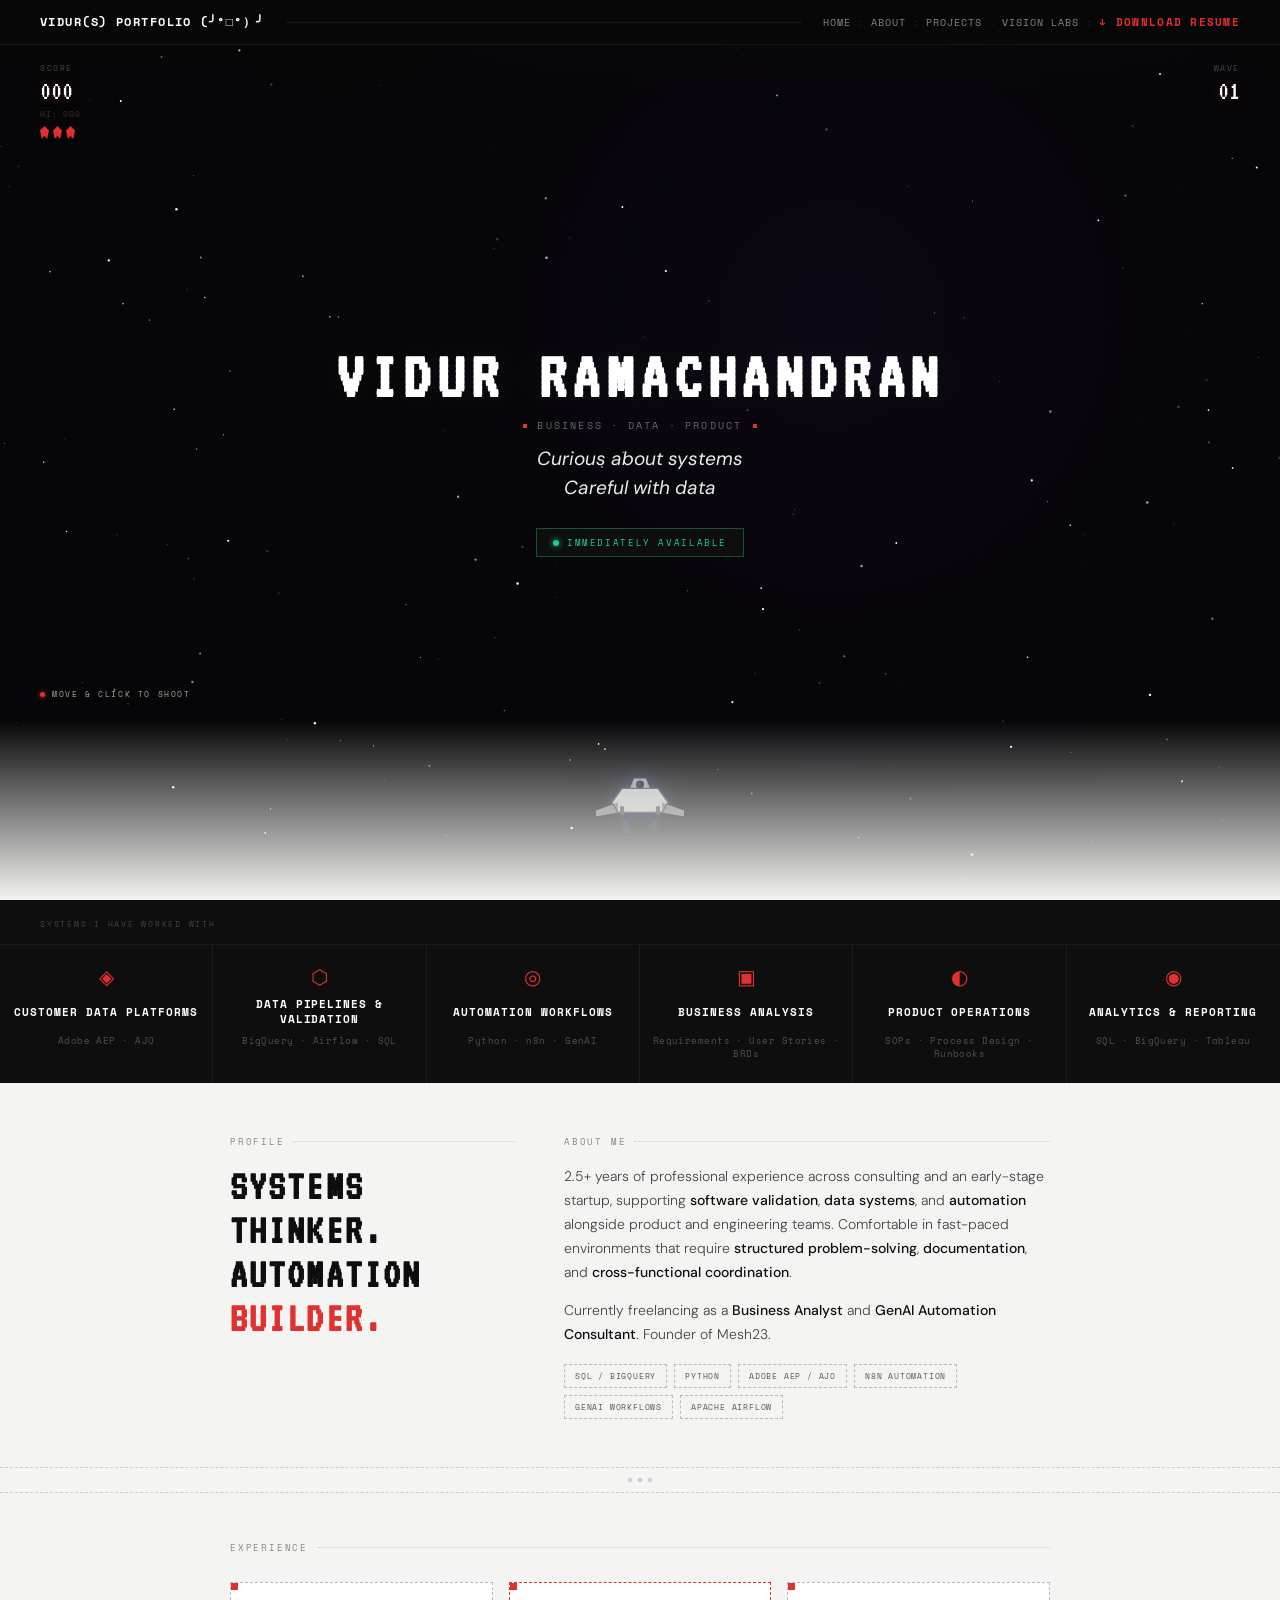
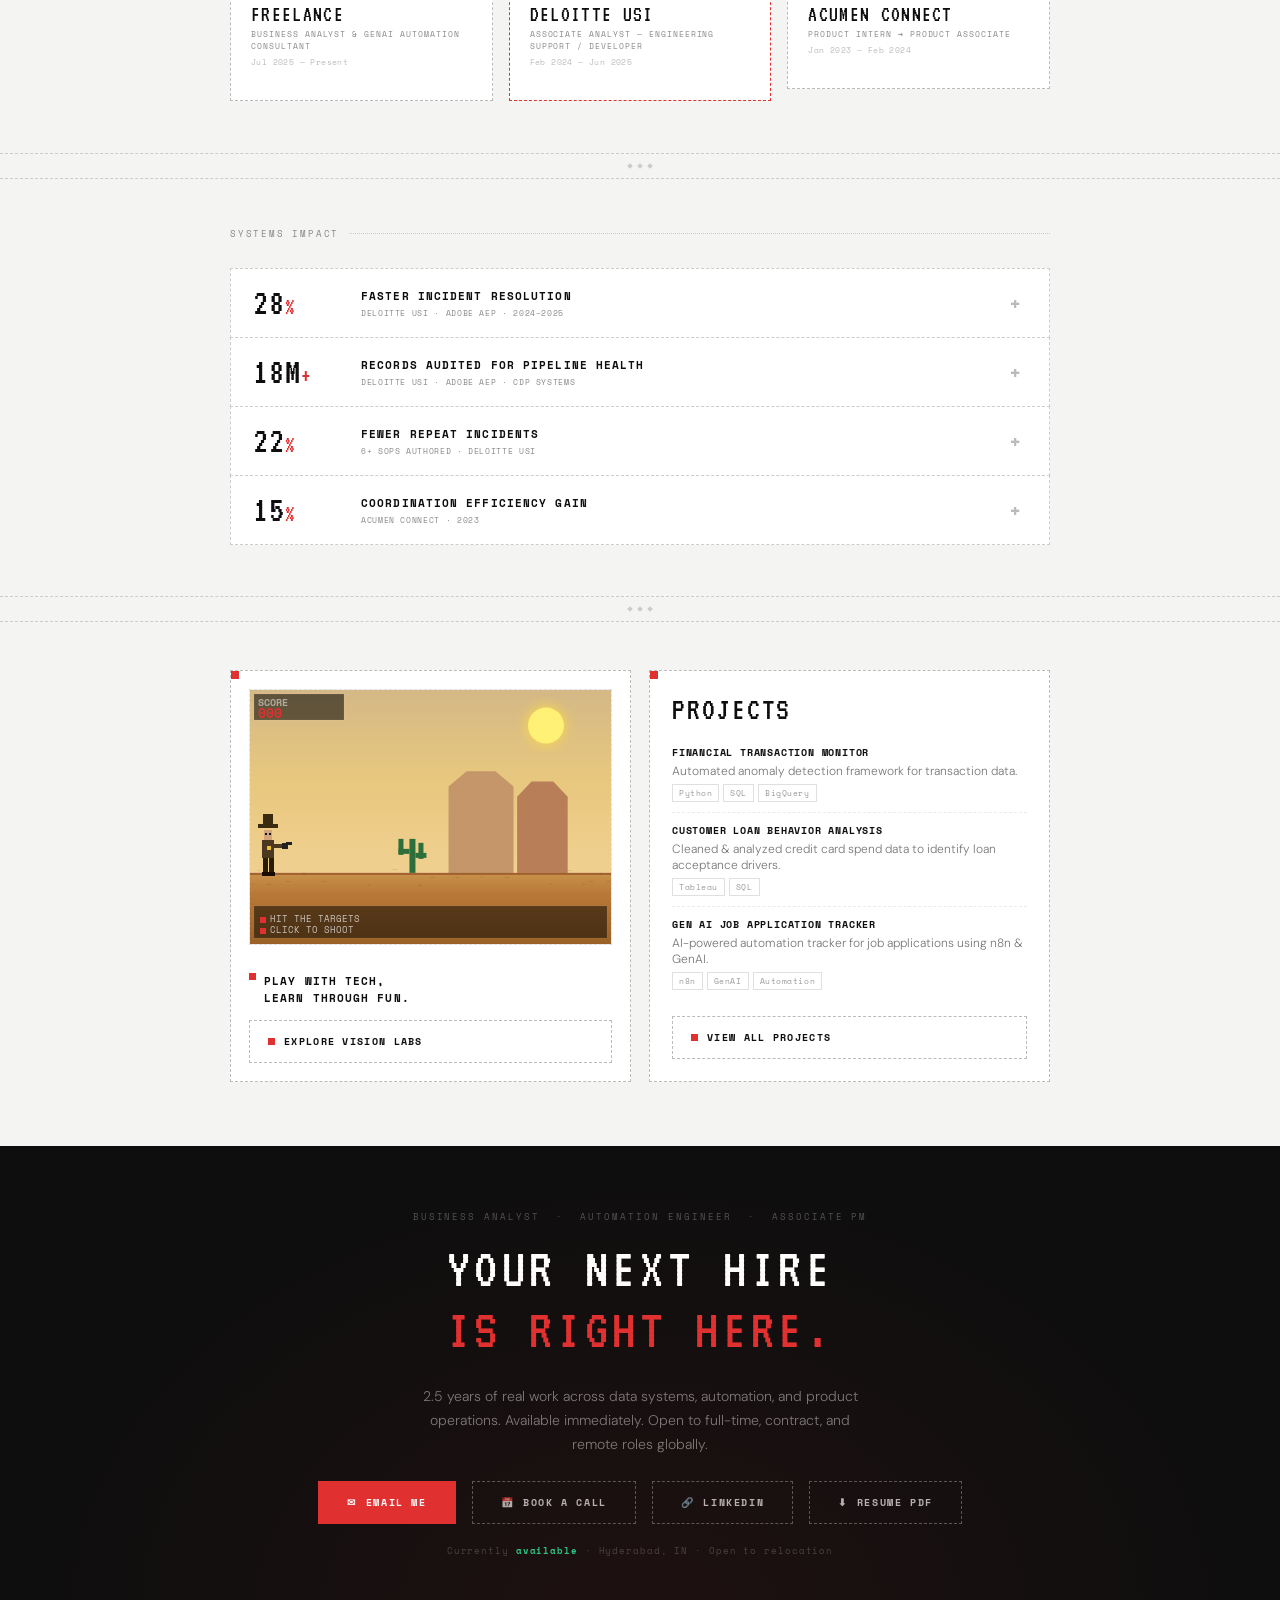
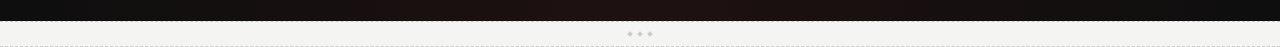
<file: portfolio_v11.html>
<!DOCTYPE html>
<html lang="en">
<head>
<meta charset="UTF-8">
<meta name="viewport" content="width=device-width, initial-scale=1.0">
<title>Vidur Ramachandran — Systems &amp; Automation Analyst</title>
<link href="https://fonts.googleapis.com/css2?family=VT323&family=Space+Mono:wght@400;700&family=DM+Sans:ital,wght@0,300;0,400;0,500;1,300&display=swap" rel="stylesheet">
<style>
:root{
  --bg:#F4F4F2;--white:#fff;--black:#0e0e0e;
  --muted:#888;--red:#E03030;
  --fp:'VT323',monospace;--fm:'Space Mono',monospace;--fb:'DM Sans',sans-serif;
}
*,*::before,*::after{box-sizing:border-box;margin:0;padding:0;}
html{scroll-behavior:smooth;}
body{background:var(--bg);color:var(--black);font-family:var(--fm);overflow-x:hidden;}

/* ── NAV ── */
nav{padding:13px 40px;display:flex;align-items:center;background:rgba(8,8,8,0.95);backdrop-filter:blur(14px);border-bottom:1px solid rgba(255,255,255,0.06);position:fixed;top:0;left:0;right:0;z-index:900;}
.nav-logo{font-family:var(--fm);font-size:12px;font-weight:700;letter-spacing:.12em;text-transform:uppercase;color:#fff;text-decoration:none;cursor:pointer;white-space:nowrap;}
.nav-line{flex:1;border-top:1px dotted rgba(255,255,255,0.13);margin:0 22px;}
.nav-links{display:flex;align-items:center;list-style:none;}
.nav-links li{display:flex;align-items:center;}
.nav-links li+li::before{content:':';color:rgba(255,255,255,0.18);padding:0 7px;font-size:10px;}
.nav-links a{font-family:var(--fm);font-size:10px;letter-spacing:.1em;text-transform:uppercase;color:rgba(255,255,255,0.5);text-decoration:none;transition:color .2s;cursor:pointer;}
.nav-links a:hover,.nav-links a.active{color:#fff;}
.nav-resume{display:flex!important;align-items:center;gap:6px;background:none;border:none;padding:0;}
.nav-redbox{color:var(--red);font-size:8px;animation:blink 1.8s infinite;}
.nav-resume-blink{color:var(--red)!important;font-weight:700!important;font-size:10.6px!important;letter-spacing:.12em!important;animation:blink 1.4s infinite!important;}

/* ── DOSSIER EXP CARD ── */
.au-exp-dossier{display:grid;grid-template-columns:190px 1fr;gap:0;border:1px dashed #bbb;background:#fff;position:relative;}
.au-exp-left{padding:22px 20px 22px 24px;border-right:1px dashed #e8e8e8;display:flex;flex-direction:column;justify-content:space-between;}
@keyframes blink{0%,100%{opacity:1}50%{opacity:.15}}
@keyframes hintFade{0%,100%{opacity:.38}50%{opacity:.7}}

/* ── PAGE SYSTEM ── */
.page{display:none;}
.page.active{display:block;}

/* ── SHARED ── */
.divider{border:none;border-top:1px dashed #ccc;}
.divider-dots{display:flex;justify-content:center;gap:6px;padding:10px 0;}
.divider-dots span{width:4px;height:4px;background:#ccc;transform:rotate(45deg);display:inline-block;}
.wrap{max-width:900px;margin:0 auto;padding:0 40px;}
.sec-lbl{font-family:var(--fm);font-size:9px;letter-spacing:.2em;text-transform:uppercase;color:var(--muted);margin-bottom:28px;display:flex;align-items:center;gap:10px;}
.sec-lbl::after{content:'';flex:1;border-top:1px dotted #ccc;}
.rsq{display:inline-block;width:7px;height:7px;background:var(--red);flex-shrink:0;}
/* ── HIRE BADGE & METRICS STRIP ── */
.hire-badge{display:inline-flex;align-items:center;gap:8px;background:#0e0e0e;border:1px solid rgba(34,204,136,.35);padding:7px 16px;font-family:var(--fm);font-size:9px;letter-spacing:.18em;text-transform:uppercase;color:#22cc88;margin-top:16px;cursor:default;}
.hire-dot{width:6px;height:6px;border-radius:50%;background:#22cc88;box-shadow:0 0 6px #22cc88;animation:blink 1.4s infinite;}
.metrics-strip{background:#0e0e0e;padding:22px 40px;display:flex;gap:0;overflow:hidden;}
.metric-item{flex:1;text-align:center;padding:0 20px;border-right:1px solid rgba(255,255,255,.07);}
.metric-item:last-child{border-right:none;}
.metric-num{font-family:var(--fp);font-size:32px;color:#fff;letter-spacing:.08em;line-height:1;}
.metric-lbl{font-family:var(--fm);font-size:8px;letter-spacing:.18em;text-transform:uppercase;color:rgba(255,255,255,.32);margin-top:4px;}
.metric-accent{color:var(--red);}

/* ── CTA SECTION ── */
.cta-section{background:#0e0e0e;padding:64px 40px;text-align:center;position:relative;overflow:hidden;}
.cta-section::before{content:'';position:absolute;inset:0;background:radial-gradient(ellipse at 50% 100%,rgba(224,48,48,.08),transparent 70%);pointer-events:none;}
.cta-eyebrow{font-family:var(--fm);font-size:9px;letter-spacing:.22em;text-transform:uppercase;color:rgba(255,255,255,.28);margin-bottom:16px;}
.cta-title{font-family:var(--fp);font-size:clamp(32px,5vw,58px);letter-spacing:.08em;text-transform:uppercase;color:#fff;line-height:1.05;margin-bottom:24px;}
.cta-title em{color:var(--red);font-style:normal;}
.cta-links{display:flex;align-items:center;justify-content:center;gap:16px;flex-wrap:wrap;margin-top:24px;}
.cta-btn{display:inline-flex;align-items:center;gap:9px;padding:13px 28px;font-family:var(--fm);font-size:10px;font-weight:700;letter-spacing:.16em;text-transform:uppercase;cursor:pointer;transition:all .2s;text-decoration:none;}
.cta-btn.primary{background:var(--red);color:#fff;border:1px solid var(--red);}
.cta-btn.primary:hover{background:#c02020;border-color:#c02020;}
.cta-btn.secondary{background:none;color:rgba(255,255,255,.7);border:1px dashed rgba(255,255,255,.3);}
.cta-btn.secondary:hover{color:#fff;border-color:#fff;}
.cta-avail{font-family:var(--fm);font-size:9px;letter-spacing:.1em;color:rgba(255,255,255,.22);margin-top:20px;}
.cta-avail strong{color:#22cc88;}

/* ── SOCIAL ROW ── */
.social-row{display:flex;align-items:center;gap:14px;margin-top:10px;flex-wrap:wrap;}
.social-link{font-family:var(--fm);font-size:9px;letter-spacing:.1em;text-transform:uppercase;color:#555;text-decoration:none;display:flex;align-items:center;gap:6px;transition:color .2s;}
.social-link:hover{color:var(--red);}
.social-link-dot{width:4px;height:4px;background:currentColor;flex-shrink:0;}

@media(max-width:720px){
  .metrics-strip{padding:18px 10px;gap:0;}
  .metric-item{padding:0 8px;}
  .metric-num{font-size:22px;}
  .metric-lbl{font-size:7px;}
  .cta-section{padding:48px 20px;}
  .cta-links{gap:10px;}
}

/* ── BACKGROUND GAME CANVASES ── */
.bg-canvas{position:fixed;inset:0;width:100%;height:100%;z-index:0;pointer-events:none;opacity:.13;filter:blur(1.5px);display:none;}
.bg-canvas.active{display:block;}
.bg-hint{position:fixed;bottom:22px;right:24px;z-index:5;font-family:var(--fm);font-size:7px;letter-spacing:.18em;text-transform:uppercase;color:rgba(0,0,0,.28);display:none;align-items:center;gap:5px;pointer-events:none;}
.bg-hint.active{display:flex;}
.bg-hint-dot{width:4px;height:4px;background:var(--red);border-radius:50%;animation:blink 1.8s infinite;}
/* make sure page content sits above bg canvas */
.page.active > *{position:relative;z-index:1;}

/* ── REPLAY BUTTON ── */
.go-replay{margin-top:16px;font-family:var(--fm);font-size:10px;letter-spacing:.18em;text-transform:uppercase;color:#fff;background:none;border:1px dashed rgba(255,255,255,.4);padding:9px 22px;cursor:pointer;transition:all .2s;}
.go-replay:hover{background:var(--red);border-color:var(--red);}
.foot-inner{max-width:900px;margin:0 auto;padding:24px 40px;display:flex;align-items:center;justify-content:space-between;flex-wrap:wrap;gap:10px;}
.foot-email{display:flex;align-items:center;gap:8px;font-family:var(--fm);font-size:11px;letter-spacing:.06em;color:var(--black);text-decoration:none;transition:color .2s;}
.foot-email:hover{color:var(--red);}
.foot-credit{font-family:var(--fm);font-size:9px;letter-spacing:.14em;text-transform:uppercase;color:#aaa;}
.foot-dark{background:#0e0e0e;padding:11px 40px;text-align:right;}
.foot-dark span{font-family:var(--fm);font-size:9px;letter-spacing:.14em;text-transform:uppercase;color:#2a2a2a;}

/* ════════════ HOME ════════════ */
#hero{position:relative;height:100vh;min-height:520px;display:flex;flex-direction:column;align-items:center;justify-content:center;overflow:hidden;padding-bottom:0;}
#gameCanvas{position:absolute;inset:0;width:100%;height:100%;z-index:0;}
.hero-fade-top{position:absolute;top:0;left:0;right:0;height:90px;z-index:2;background:linear-gradient(to bottom,rgba(8,8,8,.65),transparent);pointer-events:none;}
.hero-fade-bot{position:absolute;bottom:0;left:0;right:0;height:180px;z-index:2;background:linear-gradient(to bottom,transparent,var(--bg));pointer-events:none;}

.hud{position:absolute;top:62px;left:0;right:0;z-index:10;display:flex;justify-content:space-between;padding:0 40px;pointer-events:none;}
.hud-col{display:flex;flex-direction:column;gap:3px;}
.hud-col.right{align-items:flex-end;}
.hud-lbl{font-family:var(--fm);font-size:8px;letter-spacing:.2em;text-transform:uppercase;color:rgba(255,255,255,.26);}
.hud-val{font-family:var(--fp);font-size:28px;color:#fff;line-height:1;text-shadow:0 0 16px rgba(224,48,48,.3);}
.hud-hi{font-family:var(--fm);font-size:8px;letter-spacing:.1em;color:rgba(255,255,255,.18);}
.lives-row{display:flex;gap:4px;margin-top:3px;}
.life{width:9px;height:13px;background:var(--red);clip-path:polygon(50% 0%,100% 35%,80% 100%,50% 75%,20% 100%,0% 35%);transition:background .3s;}
.life.lost{background:rgba(255,255,255,.1);}

#gameOver{position:absolute;inset:0;z-index:20;display:none;align-items:center;justify-content:center;background:rgba(0,0,0,.75);backdrop-filter:blur(4px);}
.go-box{text-align:center;}
.go-title{font-family:var(--fp);font-size:54px;color:var(--red);letter-spacing:.1em;}
.go-sub{font-family:var(--fm);font-size:10px;letter-spacing:.18em;color:rgba(255,255,255,.38);margin-top:6px;}
.go-bar{width:110px;height:3px;background:rgba(255,255,255,.1);margin:13px auto 0;overflow:hidden;}
.go-fill{height:100%;background:var(--red);width:0%;transition:width 3s linear;}

.hero-text{position:relative;z-index:10;text-align:center;padding:0 20px;pointer-events:none;}
.hero-name{font-family:var(--fp);font-size:clamp(34px,5.5vw,68px);letter-spacing:.1em;color:#fff;line-height:1;margin-bottom:7px;text-shadow:0 0 50px rgba(255,255,255,.08);}
.hero-sub{font-family:var(--fm);font-size:10px;letter-spacing:.22em;text-transform:uppercase;color:rgba(255,255,255,.4);margin-bottom:12px;display:flex;align-items:center;justify-content:center;gap:10px;}
.hero-sub-dot{width:4px;height:4px;background:var(--red);display:inline-block;}
.hero-tag{font-family:var(--fb);font-size:clamp(14px,2vw,19px);color:rgba(255,255,255,.8);line-height:1.5;font-style:italic;}
/* Game interaction overlay */
#gameInteractOverlay{position:absolute;inset:0;z-index:8;display:flex;align-items:flex-end;justify-content:center;padding-bottom:28px;pointer-events:none;}
.game-interact-pill{font-family:var(--fm);font-size:9px;letter-spacing:.2em;text-transform:uppercase;color:rgba(255,255,255,.7);background:rgba(224,48,48,.18);border:1px solid rgba(224,48,48,.5);padding:8px 20px;display:flex;align-items:center;gap:8px;animation:pillPulse 2.5s ease-in-out infinite;}
@keyframes pillPulse{0%,100%{opacity:.7;transform:scale(1)}50%{opacity:1;transform:scale(1.02)}}
.game-interact-pill.hidden{opacity:0;transition:opacity .8s;}
.shoot-hint{position:relative;bottom:auto;left:auto;transform:none;margin-top:18px;z-index:5;font-family:var(--fm);font-size:9px;letter-spacing:.14em;text-transform:uppercase;color:rgba(255,255,255,.38);display:flex;align-items:center;gap:7px;white-space:nowrap;animation:hintFade 3s ease-in-out infinite;}
.hint-dot{width:4px;height:4px;background:var(--red);animation:blink 1.4s infinite;}

/* About strip — tighter */
.about-strip{max-width:900px;margin:0 auto;padding:52px 40px 48px;display:grid;grid-template-columns:1fr 1.7fr;gap:48px;align-items:start;}
.about-lbl{font-family:var(--fm);font-size:9px;letter-spacing:.2em;text-transform:uppercase;color:var(--muted);margin-bottom:16px;display:flex;align-items:center;gap:8px;}
.about-lbl::after{content:'';flex:1;border-top:1px dotted #ccc;}
.about-hl{font-family:var(--fp);font-size:clamp(26px,3.5vw,42px);letter-spacing:.05em;line-height:1.05;text-transform:uppercase;}
.about-hl em{color:var(--red);font-style:normal;}
.about-body p{font-family:var(--fb);font-size:14px;line-height:1.72;color:#444;margin-bottom:14px;font-weight:300;}
.about-tags{display:flex;flex-wrap:wrap;gap:7px;margin-top:18px;}
.about-tag{font-family:var(--fm);font-size:8px;letter-spacing:.1em;text-transform:uppercase;border:1px dashed #bbb;padding:5px 10px;color:#555;transition:all .2s;}
.about-tag:hover{border-color:var(--red);color:var(--red);}

/* Exp cards */
.exp-grid{display:grid;grid-template-columns:1fr 1fr 1fr;gap:16px;align-items:start;}
.exp-card{border:1px dashed #bbb;background:var(--white);padding:20px;position:relative;cursor:pointer;transition:all .2s;overflow:hidden;}
.exp-card:hover{border-color:var(--black);transform:translateY(-2px);box-shadow:0 8px 28px rgba(0,0,0,.06);}
.exp-corner{position:absolute;top:0;left:0;width:7px;height:7px;background:var(--red);}
.exp-company{font-family:var(--fp);font-size:22px;letter-spacing:.06em;text-transform:uppercase;margin-bottom:3px;}
.exp-role{font-family:var(--fm);font-size:8px;letter-spacing:.12em;text-transform:uppercase;color:var(--muted);margin-bottom:4px;}
.exp-period{font-family:var(--fm);font-size:8px;color:#bbb;letter-spacing:.05em;margin-bottom:12px;}
.exp-details{max-height:0;overflow:hidden;transition:max-height .35s ease;}
.exp-card:hover .exp-details{max-height:240px;}
.exp-details ul{list-style:none;padding:0;}
.exp-details li{font-family:var(--fb);font-size:12px;line-height:1.55;color:#555;padding:3px 0 3px 13px;position:relative;font-weight:300;}
.exp-details li::before{content:'■';position:absolute;left:0;top:6px;font-size:5px;color:var(--red);}

/* Cards grid */
.cards-grid{display:grid;grid-template-columns:1fr 1fr;gap:22px;}
.feat-card{border:1px dashed #bbb;background:var(--white);position:relative;overflow:hidden;transition:all .22s;}
.feat-card:hover{border-color:var(--black);transform:translateY(-3px);box-shadow:0 12px 36px rgba(0,0,0,.07);}
.fc-corner{position:absolute;top:0;left:0;width:8px;height:8px;background:var(--red);z-index:2;}
.mini-card-inner{padding:18px;display:flex;flex-direction:column;min-height:400px;}
.mini-preview{flex:1;border:1px dashed #e0e0e0;margin-bottom:14px;overflow:hidden;background:var(--bg);min-height:280px;position:relative;}
#miniCanvas{display:block;width:100%;height:100%;}
.card-lbl{display:flex;align-items:flex-start;gap:8px;}
.card-title{font-family:var(--fm);font-size:11px;font-weight:700;letter-spacing:.1em;text-transform:uppercase;line-height:1.5;}
.proj-card-inner{padding:22px;display:flex;flex-direction:column;}
.card-big-title{font-family:var(--fp);font-size:32px;letter-spacing:.06em;text-transform:uppercase;margin-bottom:10px;}
.proj-list{margin-bottom:16px;}
.proj-item{padding:10px 0;border-bottom:1px dashed #ebebeb;}
.proj-item:last-child{border:none;}
.proj-item-title{font-family:var(--fm);font-size:10px;font-weight:700;letter-spacing:.08em;text-transform:uppercase;margin-bottom:3px;}
.proj-item-desc{font-family:var(--fb);font-size:12px;color:#777;font-weight:300;margin-bottom:5px;}
.p-tags{display:flex;gap:4px;flex-wrap:wrap;}
.p-tag{font-family:var(--fm);font-size:8px;letter-spacing:.07em;border:1px solid #e0e0e0;padding:2px 6px;color:#999;}
.card-cta{display:flex;align-items:center;gap:9px;padding:13px 18px;border:1px dashed #bbb;font-family:var(--fm);font-size:10px;font-weight:700;letter-spacing:.13em;text-transform:uppercase;color:var(--black);background:none;transition:all .18s;cursor:pointer;width:100%;margin-top:auto;}
.card-cta:hover{background:var(--black);color:#fff;}
.card-cta:hover .rsq{background:#fff;}

/* ════════════ ABOUT PAGE ════════════ */
.page-header{padding:110px 40px 52px;max-width:900px;margin:0 auto;border-bottom:1px dashed #ccc;}
.pg-lbl{font-family:var(--fm);font-size:9px;letter-spacing:.22em;text-transform:uppercase;color:var(--muted);margin-bottom:14px;}
.pg-title{font-family:var(--fp);font-size:clamp(38px,6.5vw,76px);letter-spacing:.08em;text-transform:uppercase;line-height:.92;}
.pg-title em{color:var(--red);font-style:normal;}
.pg-desc{font-family:var(--fb);font-size:14px;color:#555;line-height:1.7;margin-top:16px;font-weight:300;max-width:520px;}

.about-intro{display:grid;grid-template-columns:150px 1fr;gap:48px;padding:52px 0;border-bottom:1px dashed #ccc;}
.side-lbl{font-family:var(--fm);font-size:9px;letter-spacing:.2em;text-transform:uppercase;color:var(--muted);margin-bottom:0;padding-top:3px;}
.intro-text p{font-family:var(--fb);font-size:14px;line-height:1.75;color:#444;margin-bottom:16px;font-weight:300;}
.intro-text p strong{color:var(--black);font-weight:500;}
.intro-contact{display:flex;gap:16px;flex-wrap:wrap;margin-top:4px;}
.ic{font-family:var(--fm);font-size:9px;letter-spacing:.08em;color:#555;text-decoration:none;}
.ic:hover{color:var(--red);}

.skills-grid{display:grid;grid-template-columns:repeat(3,1fr);gap:16px;margin-top:24px;}
.sk-group{border:1px dashed #ccc;background:var(--white);padding:18px;position:relative;}
.sk-corner{position:absolute;top:0;left:0;width:6px;height:6px;background:var(--red);}
.sk-title{font-family:var(--fm);font-size:8px;font-weight:700;letter-spacing:.16em;text-transform:uppercase;color:var(--black);margin-bottom:12px;}
.sk-list{list-style:none;}
.sk-list li{font-family:var(--fb);font-size:12px;color:#555;padding:4px 0;border-bottom:1px dashed #eee;font-weight:300;display:flex;align-items:center;gap:7px;}
.sk-list li:last-child{border:none;}
.sk-list li::before{content:'■';font-size:5px;color:var(--red);flex-shrink:0;}

.timeline{position:relative;margin-top:24px;}
.timeline::before{content:'';position:absolute;left:148px;top:0;bottom:0;width:1px;border-left:1px dashed #ccc;}
.tl-item{display:grid;grid-template-columns:148px 1fr;gap:28px;margin-bottom:40px;position:relative;}
.tl-date{font-family:var(--fm);font-size:13px;letter-spacing:.03em;color:var(--black);font-weight:700;text-align:right;padding-top:2px;line-height:1.7;white-space:nowrap;background:rgba(224,48,48,.06);border:1px dashed #ddd;padding:6px 10px 6px 6px;border-right:3px solid var(--red);}
.tl-dot{position:absolute;left:141px;top:3px;width:14px;height:14px;background:var(--white);border:1px dashed #bbb;}
.tl-dot-inner{position:absolute;top:3px;left:3px;width:6px;height:6px;background:var(--red);}
.tl-content{padding-left:18px;}
.tl-company{font-family:var(--fp);font-size:24px;letter-spacing:.06em;text-transform:uppercase;}
.tl-role{font-family:var(--fm);font-size:8px;letter-spacing:.13em;text-transform:uppercase;color:var(--muted);margin:3px 0 10px;}
.tl-pts{list-style:none;}
.tl-pts li{font-family:var(--fb);font-size:12px;color:#555;padding:3px 0 3px 13px;position:relative;font-weight:300;line-height:1.5;}
.tl-pts li::before{content:'■';position:absolute;left:0;top:6px;font-size:5px;color:var(--red);}

.edu-grid{display:grid;grid-template-columns:1fr 1fr;gap:16px;margin-top:24px;}
.edu-card{border:1px dashed #ccc;background:var(--white);padding:22px;position:relative;}
.edu-corner{position:absolute;top:0;left:0;width:6px;height:6px;background:var(--red);}
.edu-deg{font-family:var(--fp);font-size:20px;letter-spacing:.05em;text-transform:uppercase;margin-bottom:5px;}
.edu-school{font-family:var(--fm);font-size:8px;letter-spacing:.11em;text-transform:uppercase;color:var(--muted);margin-bottom:4px;}
.edu-year{font-family:var(--fm);font-size:8px;color:#bbb;}

/* ════════════ PROJECTS PAGE ════════════ */
.projects-grid{display:grid;grid-template-columns:1fr 1fr;gap:22px;}
.pc{border:1px dashed #bbb;background:var(--white);position:relative;padding:26px;transition:all .22s;display:flex;flex-direction:column;}
.pc:hover{border-color:var(--black);transform:translateY(-3px);box-shadow:0 12px 36px rgba(0,0,0,.07);}
.pc-corner{position:absolute;top:0;left:0;width:7px;height:7px;background:var(--red);}
.pc-num{font-family:var(--fp);font-size:48px;color:#f0f0ee;line-height:1;margin-bottom:8px;}
.pc-title{font-family:var(--fm);font-size:11px;font-weight:700;letter-spacing:.1em;text-transform:uppercase;margin-bottom:9px;line-height:1.4;}
.pc-desc{font-family:var(--fb);font-size:13px;color:#555;line-height:1.65;font-weight:300;margin-bottom:12px;flex:1;}
.pc-outcome{font-family:var(--fm);font-size:9px;color:#444;line-height:1.5;letter-spacing:.02em;margin-bottom:14px;border-left:2px solid var(--red);padding-left:11px;}
.pc-tags{display:flex;flex-wrap:wrap;gap:5px;margin-bottom:16px;}
.pc-tag{font-family:var(--fm);font-size:8px;letter-spacing:.09em;text-transform:uppercase;border:1px solid #e0e0e0;padding:3px 9px;color:#888;}
.pc-status{display:inline-flex;align-items:center;gap:5px;font-family:var(--fm);font-size:8px;letter-spacing:.13em;text-transform:uppercase;}
.st-dot{width:5px;height:5px;border-radius:50%;}
.st-dot.done{background:#22cc88;}
.st-dot.wip{background:#ffaa22;animation:blink 1.5s infinite;}
.pc.featured{grid-column:1/-1;display:grid;grid-template-columns:1fr 1.4fr;gap:28px;}
.p-visual{border:1px dashed #e8e8e8;background:#f8f8f6;overflow:hidden;display:flex;align-items:stretch;}
#projCanvas{display:block;width:100%;height:100%;min-height:180px;}

/* ════════════ VISION LABS ════════════ */
.vl-hero{min-height:300px;background:#0a0a10;position:relative;overflow:hidden;display:flex;align-items:flex-end;border-bottom:1px dashed #1a1a22;}
#vlCanvas{position:absolute;inset:0;width:100%;height:100%;z-index:0;}
.vl-hero-fade{position:absolute;bottom:0;left:0;right:0;height:100px;background:linear-gradient(to bottom,transparent,#0a0a10);z-index:2;pointer-events:none;}
.vl-hc{position:relative;z-index:3;max-width:900px;margin:0 auto;width:100%;padding:110px 40px 44px;}
.vl-lbl{font-family:var(--fm);font-size:9px;letter-spacing:.22em;text-transform:uppercase;color:rgba(255,255,255,.28);margin-bottom:10px;}
.vl-title{font-family:var(--fp);font-size:clamp(42px,7.5vw,86px);letter-spacing:.06em;text-transform:uppercase;color:#fff;line-height:.9;}
.vl-title em{color:var(--red);font-style:normal;}
.vl-desc{font-family:var(--fb);font-size:14px;color:rgba(255,255,255,.48);line-height:1.7;margin-top:14px;max-width:460px;font-weight:300;}

.lab-grid{display:grid;grid-template-columns:1fr 1fr;gap:22px;margin-bottom:52px;}
.lab-card{border:1px dashed #bbb;background:var(--white);position:relative;padding:26px;transition:all .22s;display:flex;flex-direction:column;}
.lab-card:hover{border-color:var(--black);transform:translateY(-3px);box-shadow:0 12px 36px rgba(0,0,0,.07);}
.lab-corner{position:absolute;top:0;left:0;width:7px;height:7px;background:var(--red);}
.lab-card.hero-card{grid-column:1/-1;display:grid;grid-template-columns:1.1fr 1fr;gap:28px;}
.lab-visual{border:1px dashed #e0e0e0;background:#0e0e0e;min-height:180px;overflow:hidden;position:relative;}
#mesh23Canvas{display:block;width:100%;height:100%;}
.lab-status{display:inline-flex;align-items:center;gap:6px;font-family:var(--fm);font-size:8px;letter-spacing:.13em;text-transform:uppercase;margin-bottom:12px;}
.lb-dot{width:5px;height:5px;border-radius:50%;}
.lb-dot.live{background:#22cc88;box-shadow:0 0 5px #22cc88;}
.lb-dot.building{background:#ffaa22;animation:blink 1.5s infinite;}
.lb-dot.concept{background:#999;}
.lab-title{font-family:var(--fp);font-size:32px;letter-spacing:.06em;text-transform:uppercase;margin-bottom:5px;}
.lab-sub{font-family:var(--fm);font-size:8px;letter-spacing:.13em;text-transform:uppercase;color:var(--muted);margin-bottom:12px;}
.lab-desc{font-family:var(--fb);font-size:13px;color:#555;line-height:1.65;font-weight:300;margin-bottom:16px;flex:1;}
.lab-tags{display:flex;flex-wrap:wrap;gap:5px;margin-bottom:18px;}
.lab-tag{font-family:var(--fm);font-size:8px;letter-spacing:.09em;text-transform:uppercase;border:1px solid #e0e0e0;padding:3px 9px;color:#888;}
.lab-cta{display:inline-flex;align-items:center;gap:7px;padding:11px 16px;border:1px dashed #bbb;font-family:var(--fm);font-size:9px;font-weight:700;letter-spacing:.12em;text-transform:uppercase;color:var(--black);background:none;transition:all .18s;cursor:pointer;}
.lab-cta:hover{background:var(--black);color:#fff;}
.philosophy{border:1px dashed #bbb;padding:36px;background:var(--white);position:relative;}
.phil-corner{position:absolute;top:0;left:0;width:7px;height:7px;background:var(--red);}
.phil-title{font-family:var(--fp);font-size:26px;letter-spacing:.06em;text-transform:uppercase;margin-bottom:12px;}
.phil-text{font-family:var(--fb);font-size:13px;color:#555;line-height:1.75;font-weight:300;max-width:580px;}

@media(max-width:720px){
  nav{padding:11px 18px;flex-wrap:wrap;gap:8px;}
  .nav-line{display:none;}
  .nav-links{flex-wrap:wrap;gap:4px 0;}
  .nav-links li+li::before{padding:0 5px;}
  .nav-links a{font-size:9px;padding:4px 2px;}
  .wrap,.about-strip,.page-header,.vl-hc{padding-left:18px;padding-right:18px;}
  .about-strip{grid-template-columns:1fr;gap:24px;padding-top:40px;}
  .exp-grid{grid-template-columns:1fr;}
  .cards-grid,.projects-grid,.lab-grid,.edu-grid,.skills-grid{grid-template-columns:1fr;}
  .pc.featured,.lab-card.hero-card{grid-column:auto;display:flex;flex-direction:column;}
  .about-intro{grid-template-columns:1fr;gap:16px;}
  .hud{padding:0 18px;}
  .hud-val{font-size:20px;}
  .hero-name{font-size:clamp(28px,8vw,52px);}
  .hero-tag{font-size:13px;}
  .pg-title{font-size:clamp(30px,9vw,60px);}
  .tl-company{font-size:18px;}
  .timeline::before{left:114px;}
  .tl-item{grid-template-columns:114px 1fr;gap:14px;}
  .tl-dot{left:107px;}
  .tl-date{font-size:11px;padding:4px 7px 4px 4px;}
  .foot-inner{flex-direction:column;gap:10px;align-items:flex-start;}
  .lab-card.hero-card{grid-template-columns:1fr;}
  .pc.featured{grid-template-columns:1fr;}
  .exp-card:hover .exp-details{max-height:none;}
  .exp-details{max-height:none!important;}
  .hire-badge{font-size:8px;padding:6px 12px;}
  .metrics-strip{flex-wrap:wrap;padding:14px 10px;}
  .metric-item{flex:1 0 30%;border-right:none;border-bottom:1px solid rgba(255,255,255,.07);padding:12px 8px;}
  .game-interact-pill{font-size:8px;padding:7px 14px;text-align:center;}
  .cta-section{padding:48px 20px;}
  .cta-links{flex-direction:column;align-items:stretch;gap:10px;max-width:280px;margin:20px auto 0;}
  .cta-btn{justify-content:center;}
}

/* ── HERO PILLARS ── */
.hero-tag{font-family:var(--fb);font-size:clamp(14px,2vw,19px);color:rgba(255,255,255,.92);line-height:1.5;font-style:italic;margin-bottom:10px;}
.hero-pillars{font-family:var(--fm);font-size:9px;letter-spacing:.16em;text-transform:uppercase;color:rgba(255,255,255,.4);margin-bottom:16px;display:flex;align-items:center;justify-content:center;gap:10px;flex-wrap:wrap;}

/* ── SYSTEMS STRIP ── */
.systems-strip{background:#0e0e0e;}
.systems-lbl-row{font-family:var(--fm);font-size:8px;letter-spacing:.22em;text-transform:uppercase;color:rgba(255,255,255,.22);padding:18px 40px 14px;border-bottom:1px solid rgba(255,255,255,.05);}
.systems-grid{display:grid;grid-template-columns:repeat(6,1fr);}
.sys-item{padding:22px 12px;text-align:center;border-right:1px solid rgba(255,255,255,.06);transition:background .2s;display:flex;flex-direction:column;align-items:center;justify-content:flex-start;}
.sys-item:last-child{border-right:none;}
.sys-item:hover{background:rgba(255,255,255,.03);}
.sys-icon{font-size:20px;color:var(--red);margin-bottom:10px;line-height:1;flex-shrink:0;}
.sys-name{font-family:var(--fm);font-size:11px;font-weight:700;letter-spacing:.09em;text-transform:uppercase;color:#fff;margin-bottom:6px;line-height:1.4;min-height:2.8em;display:flex;align-items:center;justify-content:center;}
.sys-detail{font-family:var(--fm);font-size:9px;letter-spacing:.05em;color:rgba(255,255,255,.28);line-height:1.5;}

/* ── IMPACT ACCORDION ── */
.impact-list{display:flex;flex-direction:column;}
.impact-row{border:1px dashed #ccc;background:var(--white);margin-bottom:-1px;cursor:pointer;transition:border-color .18s;}
.impact-row:hover,.impact-row.open{border-color:var(--black);position:relative;z-index:1;}
.impact-row-head{display:flex;align-items:center;gap:18px;padding:15px 22px;user-select:none;}
.impact-row-num{font-family:var(--fp);font-size:38px;letter-spacing:.03em;line-height:1;color:var(--black);min-width:90px;flex-shrink:0;}
.impact-pct{font-size:24px;color:var(--red);}
.impact-row-info{flex:1;}
.impact-row-title{font-family:var(--fm);font-size:11px;font-weight:700;letter-spacing:.1em;text-transform:uppercase;color:var(--black);margin-bottom:3px;}
.impact-row-meta{font-family:var(--fm);font-size:8px;letter-spacing:.08em;text-transform:uppercase;color:var(--muted);}
.impact-row-arrow{font-size:20px;font-weight:700;color:#bbb;transition:transform .25s,color .2s;width:24px;text-align:center;flex-shrink:0;}
.impact-row.open .impact-row-arrow{transform:rotate(45deg);color:var(--red);}
.impact-row-body{max-height:0;overflow:hidden;transition:max-height .32s ease;}
.impact-row.open .impact-row-body{max-height:160px;}
.impact-row-body p{font-family:var(--fb);font-size:13px;color:#555;line-height:1.72;font-weight:300;padding:2px 22px 18px 130px;margin:0;}

/* ── CASE STUDY ── */
.case-study-card{border:1px dashed #bbb;background:var(--white);overflow:hidden;}
.cs-header{padding:24px 26px 20px;border-bottom:1px dashed #e0e0e0;display:flex;align-items:flex-start;gap:16px;}
.cs-num{font-family:var(--fp);font-size:32px;color:var(--red);line-height:1;flex-shrink:0;padding-top:4px;}
.cs-eyebrow{font-family:var(--fm);font-size:8px;letter-spacing:.16em;text-transform:uppercase;color:var(--muted);margin-bottom:8px;}
.cs-title{font-family:var(--fp);font-size:clamp(18px,2.5vw,28px);letter-spacing:.04em;text-transform:uppercase;line-height:1.08;}
.cs-body{display:grid;grid-template-columns:1fr 260px;}
.cs-steps{padding:24px 26px;border-right:1px dashed #e0e0e0;}
.cs-step{margin-bottom:20px;padding-bottom:20px;border-bottom:1px dashed #f0f0f0;}
.cs-step:last-child{border-bottom:none;margin-bottom:0;padding-bottom:0;}
.cs-step-lbl{font-family:var(--fm);font-size:9px;font-weight:700;letter-spacing:.14em;text-transform:uppercase;color:var(--black);margin-bottom:7px;display:flex;align-items:center;gap:8px;}
.cs-step-num{color:var(--red);}
.cs-step-text{font-family:var(--fb);font-size:13px;color:#555;line-height:1.7;font-weight:300;}
.cs-sidebar{padding:24px 22px;background:#fafaf8;}
.cs-meta-block{margin-bottom:18px;}
.cs-meta-lbl{font-family:var(--fm);font-size:8px;letter-spacing:.16em;text-transform:uppercase;color:var(--muted);margin-bottom:4px;}
.cs-meta-val{font-family:var(--fb);font-size:12px;color:var(--black);line-height:1.5;}
.cs-outcomes{border-top:1px dashed #e0e0e0;padding-top:16px;}
.cs-out-item{font-family:var(--fm);font-size:9px;color:var(--black);padding:4px 0;display:flex;align-items:center;gap:8px;}
.cs-out-dot{color:var(--red);font-size:5px;flex-shrink:0;}

/* ── MINI CASE STUDY IN PROJECTS ── */
.pc-mini-cs{margin-bottom:14px;}
.pc-cs-row{display:grid;grid-template-columns:64px 1fr;gap:10px;margin-bottom:9px;align-items:start;}
.pc-cs-lbl{font-family:var(--fm);font-size:8px;font-weight:700;letter-spacing:.12em;text-transform:uppercase;color:var(--red);padding-top:1px;}
.pc-cs-txt{font-family:var(--fb);font-size:12px;color:#555;line-height:1.6;font-weight:300;}

/* ── ABOUT PAGE UNIFORM BLOCKS ── */
.au-section{padding:0 0 40px;border-bottom:1px dashed #e0e0e0;margin-bottom:40px;}
.au-section:last-child{border-bottom:none;}
.about-uniform-grid{display:grid;}
.au-card{border:1px dashed #d0d0d0;background:var(--white);padding:24px;position:relative;}
.au-card::before{content:'';position:absolute;top:0;left:0;width:5px;height:5px;background:var(--red);}
.au-card-lbl{font-family:var(--fm);font-size:8px;font-weight:700;letter-spacing:.18em;text-transform:uppercase;color:var(--muted);margin-bottom:14px;}
.au-text{font-family:var(--fb);font-size:13px;color:#444;line-height:1.72;font-weight:300;margin-bottom:12px;}
.au-text:last-child{margin-bottom:0;}
.au-text strong{color:var(--black);font-weight:500;}
.au-list{list-style:none;padding:0;margin:0;}
.au-list li{font-family:var(--fb);font-size:12px;color:#555;padding:5px 0 5px 14px;border-bottom:1px dashed #f0f0f0;position:relative;font-weight:300;line-height:1.5;}
.au-list li:last-child{border-bottom:none;}
.au-list li::before{content:"■";position:absolute;left:0;top:8px;font-size:4px;color:var(--red);}
.au-list-spaced li{padding:6px 0 6px 14px;}
.au-contact-list{display:flex;flex-direction:column;gap:10px;}
.au-contact-item{display:flex;align-items:center;gap:10px;font-family:var(--fm);font-size:10px;letter-spacing:.04em;color:#444;text-decoration:none;transition:color .2s;}
.au-contact-item:hover{color:var(--red);}
.au-ci-icon{width:22px;height:22px;border:1px dashed #ccc;display:flex;align-items:center;justify-content:center;font-size:9px;color:var(--muted);flex-shrink:0;font-style:normal;}
.au-ci-green{color:#22cc88!important;border-color:rgba(34,204,136,.3)!important;}
.au-exp-card{padding:22px 24px;}
.au-exp-top{display:flex;justify-content:space-between;align-items:flex-start;margin-bottom:16px;gap:16px;}
.au-exp-company{font-family:var(--fp);font-size:22px;letter-spacing:.06em;text-transform:uppercase;margin-bottom:4px;}
.au-exp-role{font-family:var(--fm);font-size:9px;letter-spacing:.1em;text-transform:uppercase;color:var(--muted);}
.au-exp-period{font-family:var(--fm);font-size:9px;color:#bbb;letter-spacing:.04em;white-space:nowrap;flex-shrink:0;padding-top:3px;}
.au-edu-card{display:flex;justify-content:space-between;align-items:center;gap:16px;padding:22px 24px;}

/* ── GAME OVER CHIP ── */
#gameOver{display:none!important;}
#replayChip{position:absolute;bottom:130px;left:50%;transform:translateX(-50%);z-index:20;display:none;flex-direction:column;align-items:center;gap:10px;pointer-events:auto;animation:chipFadeIn .35s ease;}
@keyframes chipFadeIn{from{opacity:0;transform:translateX(-50%) translateY(12px);}to{opacity:1;transform:translateX(-50%) translateY(0);}}
#replayChip.visible{display:flex;}
#replayChipTitle{font-family:var(--fp);font-size:22px;letter-spacing:.12em;color:var(--red);text-shadow:0 0 20px rgba(224,48,48,.5);}
#replayChipBtn{font-family:var(--fm);font-size:10px;letter-spacing:.18em;text-transform:uppercase;color:#fff;background:rgba(14,14,14,.85);border:1px dashed rgba(255,255,255,.45);padding:9px 26px;cursor:pointer;transition:all .2s;backdrop-filter:blur(6px);}
#replayChipBtn:hover{background:var(--red);border-color:var(--red);}

/* ── MOBILE NAV HAMBURGER ── */
.nav-hamburger{display:none;flex-direction:column;justify-content:center;gap:5px;background:none;border:none;cursor:pointer;padding:4px;z-index:1000;flex-shrink:0;}
.nav-hamburger span{display:block;width:20px;height:2px;background:#fff;transition:all .25s;}
.nav-hamburger.open span:nth-child(1){transform:translateY(7px) rotate(45deg);}
.nav-hamburger.open span:nth-child(2){opacity:0;}
.nav-hamburger.open span:nth-child(3){transform:translateY(-7px) rotate(-45deg);}

/* ── CARDS GRID 3-col ── */
.cards-grid{display:grid;grid-template-columns:1fr 1fr 1fr;gap:18px;}
.mini-card-inner{padding:18px;display:flex;flex-direction:column;min-height:320px;}
.mini-preview{flex:1;border:1px dashed #e0e0e0;margin-bottom:14px;overflow:hidden;background:var(--bg);min-height:200px;position:relative;}

/* ── RESPONSIVE ── */
@media(max-width:900px){
  .systems-grid{grid-template-columns:repeat(3,1fr);}
  .cs-body{grid-template-columns:1fr;}
  .cs-steps{border-right:none;border-bottom:1px dashed #e0e0e0;}
  .about-uniform-grid[style*="grid-template-columns:1fr 1fr 1fr"]{grid-template-columns:1fr 1fr!important;}
}
@media(max-width:720px){
  /* ── NAV & DROPDOWN ── */
  nav{padding:11px 18px;position:relative;flex-wrap:nowrap;justify-content:space-between;align-items:center;}
  .nav-line{display:none;}
  .nav-hamburger{display:flex;}
  .nav-links{
    display:none;
    position:absolute;top:100%;left:0;right:0;
    background:rgba(8,8,8,.98);
    border-bottom:1px solid rgba(255,255,255,.1);
    flex-direction:column;
    padding:6px 0 12px;
    z-index:999;
    transform:translateY(-8px);
    opacity:0;
    transition:transform .22s ease, opacity .22s ease;
  }
  .nav-links.open{
    display:flex;
    transform:translateY(0);
    opacity:1;
  }
  .nav-links li{display:block;border-bottom:1px solid rgba(255,255,255,.05);}
  .nav-links li:last-child{border-bottom:none;}
  .nav-links li+li::before{display:none;}
  .nav-links a{display:block;padding:14px 22px;font-size:11px;letter-spacing:.14em;color:rgba(255,255,255,.65);transition:color .15s,background .15s;}
  .nav-links a:hover,.nav-links a.active{color:#fff;background:rgba(255,255,255,.04);}
  .nav-resume-blink{color:var(--red)!important;padding-left:22px!important;}

  /* ── LAYOUT ── */
  .wrap,.page-header,.vl-hc{padding-left:18px;padding-right:18px;}
  .about-strip{grid-template-columns:1fr;gap:24px;padding:32px 18px;}
  .exp-grid{grid-template-columns:1fr;}
  .cards-grid{grid-template-columns:1fr!important;}
  .projects-grid,.lab-grid,.edu-grid,.skills-grid{grid-template-columns:1fr;}
  .pc.featured,.lab-card.hero-card{grid-column:auto;display:flex;flex-direction:column;}
  .lab-card.hero-card{grid-template-columns:1fr;}
  .pc.featured{grid-template-columns:1fr;}

  /* ── HERO ── */
  .hud{padding:0 18px;}
  .hud-val{font-size:20px;}
  .hero-name{font-size:clamp(28px,8vw,52px);}
  .hero-tag{font-size:13px;}
  .hero-pillars{font-size:8px;}

  /* ── ABOUT PAGE HERO ── */
  #page-about > div:first-child{padding:88px 18px 48px!important;}

  /* ── ABOUT PAGE — DOSSIER CARDS collapse to vertical ── */
  .au-exp-dossier{grid-template-columns:1fr!important;display:flex!important;flex-direction:column!important;}
  .au-exp-left{border-right:none!important;border-bottom:1px dashed #e8e8e8;padding:18px 18px 14px!important;}
  .au-exp-dossier > div:last-child{padding:16px 18px 20px!important;}

  /* ── ABOUT BIO + SKILLS inline grids ── */
  .about-uniform-grid{grid-template-columns:1fr!important;}
  /* Skills 3-col inline */
  #page-about .au-section div[style*="grid-template-columns:1fr 1fr 1fr"]{display:flex!important;flex-direction:column!important;}
  #page-about .au-section div[style*="grid-template-columns:1fr 1fr 1fr"] > div{border-right:none!important;border-bottom:1px dashed #e8e8e8;}
  #page-about .au-section div[style*="grid-template-columns:1fr 1fr 1fr"] > div:last-child{border-bottom:none;}
  /* Bio 1.4fr 1fr → stack */
  #page-about .au-section div[style*="grid-template-columns:1.4fr"]{grid-template-columns:1fr!important;}
  /* Edu 180px 1fr → stack */
  #page-about .au-section div[style*="grid-template-columns:180px"]{display:flex!important;flex-direction:column!important;}
  #page-about .au-section div[style*="grid-template-columns:180px"] > div:first-child{border-right:none!important;border-bottom:1px dashed #e8e8e8;}

  /* ── PAGES ── */
  .pg-title{font-size:clamp(30px,9vw,60px);}
  .page-header{padding:88px 18px 36px;}
  .foot-inner{flex-direction:column;gap:10px;align-items:flex-start;}
  .hire-badge{font-size:8px;padding:6px 12px;}

  /* ── CTA ── */
  .cta-section{padding:48px 20px;}
  .cta-links{flex-direction:column;align-items:stretch;gap:10px;max-width:280px;margin:20px auto 0;}
  .cta-btn{justify-content:center;}

  /* ── EXP & MISC ── */
  .exp-details{max-height:none!important;}
  .au-exp-top{flex-direction:column;gap:6px;}
  .au-edu-card{flex-direction:column;align-items:flex-start;gap:8px;}
  .systems-grid{grid-template-columns:repeat(2,1fr)!important;}
  .systems-lbl-row{padding:14px 18px 10px;}
  .impact-row-head{gap:12px;padding:12px 16px;}
  .impact-row-num{font-size:28px;min-width:68px;}
  .impact-row-body p{padding:2px 16px 14px 80px;}
  .cs-body{grid-template-columns:1fr;}
  .cs-steps{border-right:none;border-bottom:1px dashed #e0e0e0;padding:18px;}
  .cs-sidebar{padding:18px;}
  .pc-cs-row{grid-template-columns:54px 1fr;}
  .tl-item{display:block!important;padding-left:0;margin-bottom:28px;}
  .timeline::before{display:none;}
  .tl-dot{display:none;}
  .tl-date{display:inline-block;font-size:10px;margin-bottom:8px;}
  .tl-content{padding-left:0;}
  .tl-company{font-size:18px;}

  /* ── CARD MIN-HEIGHT FIX ── */
  .mini-card-inner{min-height:auto!important;}
  .mini-preview{min-height:160px!important;}

  /* ── ABOUT PAGE — 2-col skills grid (bottom row) ── */
  #page-about div[style*="grid-template-columns:1fr 1fr;"]{
    display:flex!important;flex-direction:column!important;
  }
  #page-about div[style*="grid-template-columns:1fr 1fr;"] > div{
    border-right:none!important;border-bottom:1px dashed #e8e8e8;
  }
  #page-about div[style*="grid-template-columns:1fr 1fr;"] > div:last-child{
    border-bottom:none;
  }

  /* ── HRSAAS PAGE — inline 2-col & sidebar grids ── */
  #page-hrsaas div[style*="grid-template-columns:1fr 1fr;"]{
    display:flex!important;flex-direction:column!important;
  }
  #page-hrsaas div[style*="grid-template-columns:200px 1fr"]{
    display:flex!important;flex-direction:column!important;
  }
  #page-hrsaas div[style*="grid-template-columns:200px 1fr"] > div:first-child{
    border-right:none!important;border-bottom:1px dashed #e8e8e8;
  }

  /* ── FINMONITOR PAGE — inline 2-col & sidebar grids ── */
  #page-finmonitor div[style*="grid-template-columns:1fr 1fr;"]{
    display:flex!important;flex-direction:column!important;
  }
  #page-finmonitor div[style*="grid-template-columns:1fr 1fr;"] > div{
    border-right:none!important;border-bottom:1px dashed #e8e8e8;
  }
  #page-finmonitor div[style*="grid-template-columns:1fr 1fr;"] > div:last-child{
    border-bottom:none;
  }
  #page-finmonitor div[style*="grid-template-columns:220px 1fr"]{
    display:flex!important;flex-direction:column!important;
  }
  #page-finmonitor div[style*="grid-template-columns:220px 1fr"] > div:first-child{
    border-right:none!important;border-bottom:1px dashed #e8e8e8;
  }
}

</style>
</head>
<body>

<!-- NAV -->
<nav>
  <span class="nav-logo" onclick="showPage('home');closeMenu()">Vidur(s) Portfolio (╯°□°）╯</span>
  <div class="nav-line"></div>
  <ul class="nav-links" id="navLinks">
    <li><a onclick="showPage('home');closeMenu()" id="nav-home">Home</a></li>
    <li><a onclick="showPage('about');closeMenu()" id="nav-about">About</a></li>
    <li><a onclick="showPage('projects');closeMenu()" id="nav-projects">Projects</a></li>
    <li><a onclick="showPage('visionlabs');closeMenu()" id="nav-visionlabs">Vision Labs</a></li>
    <li><a class="nav-resume nav-resume-blink" id="resumeBtn" onclick="downloadResume();closeMenu()">↓ Download Resume</a></li>
  </ul>
  <button class="nav-hamburger" id="navHamburger" onclick="toggleMenu()" aria-label="Menu">
    <span></span><span></span><span></span>
  </button>
</nav>

<!-- ════════════════════ HOME ════════════════════ -->
<div id="page-home" class="page active">
  <section id="hero">
    <canvas id="gameCanvas"></canvas>
    <div class="hero-fade-top"></div>
    <div class="hero-fade-bot"></div>
    <div class="hud">
      <div class="hud-col">
        <div class="hud-lbl">Score</div>
        <div class="hud-val" id="scoreNum">000</div>
        <div class="hud-hi">HI: <span id="hiNum">000</span></div>
        <div class="lives-row" id="livesRow">
          <div class="life"></div><div class="life"></div><div class="life"></div>
        </div>
      </div>
      <div class="hud-col right">
        <div class="hud-lbl">Wave</div>
        <div class="hud-val" id="waveNum">01</div>
      </div>
    </div>
    <div id="gameOver"><div class="go-box"><div class="go-title">SYSTEM FAILURE</div><div class="go-sub" id="goSub"></div><div class="go-bar" style="display:none"><div class="go-fill" id="goFill"></div></div></div></div>
    <div id="replayChip">
      <div id="replayChipTitle">SYSTEM FAILURE</div>
      <button id="replayChipBtn" onclick="replayGame()">↺ Play Again</button>
    </div>
    <div id="gameInteractOverlay" style="display:none;"><div class="game-interact-pill" id="gamePill"></div></div>
    <div style="position:absolute;bottom:200px;left:40px;z-index:10;display:flex;align-items:center;gap:7px;pointer-events:none;">
      <span style="width:5px;height:5px;background:var(--red);border-radius:50%;flex-shrink:0;animation:blink 1.4s infinite;box-shadow:0 0 5px var(--red);"></span>
      <span style="font-family:var(--fm);font-size:8px;letter-spacing:.2em;text-transform:uppercase;color:rgba(255,255,255,.65);">Move &amp; Click to Shoot</span>
    </div>
    <div class="hero-text">
      <h1 class="hero-name">VIDUR RAMACHANDRAN</h1>
      <div class="hero-sub"><span class="hero-sub-dot"></span> Business · Data · Product <span class="hero-sub-dot"></span></div>
      <p class="hero-tag">Curious about systems<br>Careful with data</p>
      <div class="hire-badge"><span class="hire-dot"></span> Immediately Available</div>
    </div>
  </section>

  <!-- SYSTEMS I HAVE WORKED WITH -->
  <div class="systems-strip">
    <div class="systems-lbl-row">Systems I Have Worked With</div>
    <div class="systems-grid">
      <div class="sys-item"><div class="sys-icon">◈</div><div class="sys-name">Customer Data Platforms</div><div class="sys-detail">Adobe AEP · AJO</div></div>
      <div class="sys-item"><div class="sys-icon">⬡</div><div class="sys-name">Data Pipelines &amp; Validation</div><div class="sys-detail">BigQuery · Airflow · SQL</div></div>
      <div class="sys-item"><div class="sys-icon">◎</div><div class="sys-name">Automation Workflows</div><div class="sys-detail">Python · n8n · GenAI</div></div>
      <div class="sys-item"><div class="sys-icon">▣</div><div class="sys-name">Business Analysis</div><div class="sys-detail">Requirements · User Stories · BRDs</div></div>
      <div class="sys-item"><div class="sys-icon">◐</div><div class="sys-name">Product Operations</div><div class="sys-detail">SOPs · Process Design · Runbooks</div></div>
      <div class="sys-item"><div class="sys-icon">◉</div><div class="sys-name">Analytics &amp; Reporting</div><div class="sys-detail">SQL · BigQuery · Tableau</div></div>
    </div>
  </div>

  <!-- ABOUT STRIP -->
  <div class="about-strip">
    <div>
      <div class="about-lbl">Profile</div>
      <h2 class="about-hl">Systems<br>thinker.<br>Automation<br><em>builder.</em></h2>
    </div>
    <div class="about-body">
      <div class="about-lbl">About me</div>
      <p>2.5+ years of professional experience across consulting and an early-stage startup, supporting <strong style="color:var(--black);font-weight:500;">software validation</strong>, <strong style="color:var(--black);font-weight:500;">data systems</strong>, and <strong style="color:var(--black);font-weight:500;">automation</strong> alongside product and engineering teams. Comfortable in fast-paced environments that require <strong style="color:var(--black);font-weight:500;">structured problem-solving</strong>, <strong style="color:var(--black);font-weight:500;">documentation</strong>, and <strong style="color:var(--black);font-weight:500;">cross-functional coordination</strong>.</p>
      <p>Currently freelancing as a <strong style="color:var(--black);font-weight:500;">Business Analyst</strong> and <strong style="color:var(--black);font-weight:500;">GenAI Automation Consultant</strong>. Founder of Mesh23.</p>
      <div class="about-tags">
        <span class="about-tag">SQL / BigQuery</span>
        <span class="about-tag">Python</span>
        <span class="about-tag">Adobe AEP / AJO</span>
        <span class="about-tag">n8n Automation</span>
        <span class="about-tag">GenAI Workflows</span>
        <span class="about-tag">Apache Airflow</span>
      </div>
    </div>
  </div>

  <div class="divider"></div><div class="divider-dots"><span></span><span></span><span></span></div><div class="divider"></div>

  <!-- EXPERIENCE -->
  <div class="wrap" style="padding-top:48px;padding-bottom:52px;">
    <div class="sec-lbl">Experience</div>
    <div class="exp-grid">
      <div class="exp-card"><div class="exp-corner"></div><div class="exp-company">Freelance</div><div class="exp-role">Business Analyst &amp; GenAI Automation Consultant</div><div class="exp-period">Jul 2025 — Present</div><div class="exp-details"><ul><li>Translated business requirements into structured user stories and collaborated with developers to deliver automation-driven workflows</li><li>Led CX analysis and feature refinement initiatives, improving product usability and stakeholder alignment</li><li>Designed and deployed GenAI + n8n automation solutions for SMB clients, reducing operational effort</li><li>Founded and operated Mesh23: AI-driven workflow optimization consultancy</li></ul></div></div>
      <div class="exp-card" style="border:1px dashed #e03030;background:#fff;"><div class="exp-corner"></div><div class="exp-company">Deloitte USI</div><div class="exp-role">Associate Analyst — Engineering Support / Developer</div><div class="exp-period">Feb 2024 — Jun 2025</div><div class="exp-details"><ul><li>Root cause analysis &amp; failure investigation on Adobe AEP data pipelines — reducing incident resolution time by 28%</li><li>Data validation &amp; error pattern analysis on 5–18M+ records, improving data reliability by 16%</li><li>Contributed to Python-based validation automation to filter live data before ingestion</li><li>Documented recurring issues into SOPs &amp; runbooks; supported QA using AI-assisted workflows</li></ul></div></div>
      <div class="exp-card"><div class="exp-corner"></div><div class="exp-company">Acumen Connect</div><div class="exp-role">Product Intern → Product Associate</div><div class="exp-period">Jan 2023 — Feb 2024</div><div class="exp-details"><ul><li>Converted recurring inefficiencies into 6+ documented SOPs, improving coordination efficiency by 15%</li><li>Translated business requirements into structured tasks and feature validation scenarios</li><li>Took ownership of operational and product-related tasks in a fast-paced startup environment</li></ul></div></div>
    </div>
  </div>

  <div class="divider"></div><div class="divider-dots"><span></span><span></span><span></span></div><div class="divider"></div>

  <!-- SYSTEMS IMPACT (expandable accordion) -->
  <div class="wrap" style="padding-top:48px;padding-bottom:52px;">
    <div class="sec-lbl">Systems Impact</div>
    <div class="impact-list">
      <div class="impact-row" onclick="toggleImpact(this)"><div class="impact-row-head"><div class="impact-row-num">28<span class="impact-pct">%</span></div><div class="impact-row-info"><div class="impact-row-title">Faster Incident Resolution</div><div class="impact-row-meta">Deloitte USI · Adobe AEP · 2024–2025</div></div><div class="impact-row-arrow">+</div></div><div class="impact-row-body"><p>Conducted root cause analysis on recurring Adobe AEP pipeline failures using SQL audits. Identified error patterns across weeks of logs and documented each failure class with clear triage steps. Reduced average incident resolution time by 28%.</p></div></div>
      <div class="impact-row" onclick="toggleImpact(this)"><div class="impact-row-head"><div class="impact-row-num">18M<span class="impact-pct">+</span></div><div class="impact-row-info"><div class="impact-row-title">Records Audited for Pipeline Health</div><div class="impact-row-meta">Deloitte USI · Adobe AEP · CDP Systems</div></div><div class="impact-row-arrow">+</div></div><div class="impact-row-body"><p>Ran funnel checks and error pattern analysis across 18M+ customer data records in an enterprise CDP environment. Surfaced upstream ingestion issues silently corrupting downstream segments, improving data reliability by 16%.</p></div></div>
      <div class="impact-row" onclick="toggleImpact(this)"><div class="impact-row-head"><div class="impact-row-num">22<span class="impact-pct">%</span></div><div class="impact-row-info"><div class="impact-row-title">Fewer Repeat Incidents</div><div class="impact-row-meta">6+ SOPs Authored · Deloitte USI</div></div><div class="impact-row-arrow">+</div></div><div class="impact-row-body"><p>Converted ad-hoc fixes for recurring pipeline failures into structured SOPs and runbooks adopted team-wide. Turned individual knowledge into reusable operational playbooks, reducing repeat escalations by roughly 22%.</p></div></div>
      <div class="impact-row" onclick="toggleImpact(this)"><div class="impact-row-head"><div class="impact-row-num">15<span class="impact-pct">%</span></div><div class="impact-row-info"><div class="impact-row-title">Coordination Efficiency Gain</div><div class="impact-row-meta">Acumen Connect · 2023</div></div><div class="impact-row-arrow">+</div></div><div class="impact-row-body"><p>Identified recurring operational bottlenecks at Acumen Connect and built structured execution frameworks. Improved cross-team coordination speed by 15% and reduced time lost to unclear handoffs.</p></div></div>
    </div>
  </div>

  <div class="divider"></div><div class="divider-dots"><span></span><span></span><span></span></div><div class="divider"></div>

  <!-- CARDS -->
  <div class="wrap" style="padding-top:48px;padding-bottom:64px;">
    <div class="cards-grid" style="grid-template-columns:1fr 1fr;align-items:stretch;">
      <div class="feat-card" style="display:flex;flex-direction:column;">
        <div class="fc-corner"></div>
        <div class="mini-card-inner" style="flex:1;display:flex;flex-direction:column;">
          <div class="mini-preview" style="flex:1;min-height:200px;"><canvas id="miniCanvas"></canvas></div>
          <div class="card-lbl" style="margin-bottom:14px;margin-top:14px;">
            <span class="rsq"></span>
            <div class="card-title">Play with tech,<br>learn through fun.</div>
          </div>
          <button class="card-cta" onclick="showPage('visionlabs')"><span class="rsq"></span> Explore Vision Labs</button>
        </div>
      </div>
      <div class="feat-card" style="cursor:pointer;display:flex;flex-direction:column;" onclick="showPage('projects')">
        <div class="fc-corner"></div>
        <div class="proj-card-inner" style="flex:1;display:flex;flex-direction:column;">
          <div class="card-big-title">Projects</div>
          <div class="proj-list" style="flex:1;">
            <div class="proj-item">
              <div class="proj-item-title">Financial Transaction Monitor</div>
              <div class="proj-item-desc">Automated anomaly detection framework for transaction data.</div>
              <div class="p-tags"><span class="p-tag">Python</span><span class="p-tag">SQL</span><span class="p-tag">BigQuery</span></div>
            </div>
            <div class="proj-item">
              <div class="proj-item-title">Customer Loan Behavior Analysis</div>
              <div class="proj-item-desc">Cleaned &amp; analyzed credit card spend data to identify loan acceptance drivers.</div>
              <div class="p-tags"><span class="p-tag">Tableau</span><span class="p-tag">SQL</span></div>
            </div>
            <div class="proj-item">
              <div class="proj-item-title">Gen AI Job Application Tracker</div>
              <div class="proj-item-desc">AI-powered automation tracker for job applications using n8n &amp; GenAI.</div>
              <div class="p-tags"><span class="p-tag">n8n</span><span class="p-tag">GenAI</span><span class="p-tag">Automation</span></div>
            </div>
          </div>
          <button class="card-cta" onclick="showPage('projects')"><span class="rsq"></span> View All Projects</button>
        </div>
      </div>
    </div>
  </div>

  <div class="cta-section">
    <div class="cta-eyebrow">Business Analyst &nbsp;·&nbsp; Automation Engineer &nbsp;·&nbsp; Associate PM</div>
    <div class="cta-title">Your next hire<br><em>is right here.</em></div>
    <p style="font-family:var(--fb);font-size:14px;color:rgba(255,255,255,.45);max-width:460px;margin:0 auto;line-height:1.7;font-weight:300;">2.5 years of real work across data systems, automation, and product operations. Available immediately. Open to full-time, contract, and remote roles globally.</p>
    <div class="cta-links">
      <a href="mailto:vidur2002@gmail.com" class="cta-btn primary"><span>&#9993;</span> Email Me</a>
      <a href="https://cal.com/vidur-r-a55ab0" target="_blank" rel="noopener noreferrer" class="cta-btn secondary"><span>&#128197;</span> Book a Call</a>
      <a href="https://in.linkedin.com/in/vidurr" target="_blank" rel="noopener noreferrer" class="cta-btn secondary"><span>&#128279;</span> LinkedIn</a>
      <button class="cta-btn secondary" onclick="downloadResume()"><span>&#11015;</span> Resume PDF</button>
    </div>
    <div class="cta-avail">Currently <strong>available</strong> · Hyderabad, IN · Open to relocation</div>
  </div>

  <div class="divider"></div><div class="divider-dots"><span></span><span></span><span></span></div><div class="divider"></div>
  <footer>
</div>

<!-- ════════════════════ ABOUT ════════════════════ -->
<div id="page-about" class="page">

  <!-- ABOUT HERO — dark, full-bleed -->
  <div style="background:#0e0e0e;padding:110px 40px 64px;position:relative;overflow:hidden;">
    <!-- decorative grid lines -->
    <div style="position:absolute;inset:0;background-image:linear-gradient(rgba(255,255,255,.03) 1px,transparent 1px),linear-gradient(90deg,rgba(255,255,255,.03) 1px,transparent 1px);background-size:40px 40px;pointer-events:none;"></div>
    <div style="max-width:900px;margin:0 auto;position:relative;">
      <div style="font-family:var(--fm);font-size:9px;letter-spacing:.22em;text-transform:uppercase;color:rgba(255,255,255,.25);margin-bottom:20px;display:flex;align-items:center;gap:10px;">
        <span style="width:20px;height:1px;background:var(--red);display:inline-block;"></span> 01 / About
      </div>
      <h1 style="font-family:var(--fp);font-size:clamp(42px,7vw,88px);letter-spacing:.06em;text-transform:uppercase;color:#fff;line-height:.9;margin-bottom:28px;">VIDUR<br><span style="color:var(--red);">RAMACHANDRAN</span></h1>
      <p style="font-family:var(--fb);font-size:16px;color:rgba(255,255,255,.5);line-height:1.7;font-weight:300;max-width:540px;border-left:2px solid var(--red);padding-left:18px;">Systems thinker. Automation builder. I take messy operational problems and turn them into documented, reliable systems that actually hold up.</p>
    </div>
  </div>

  <div class="wrap" style="padding-top:52px;padding-bottom:0;">

    <!-- BIO + CONTACT row -->
    <div class="au-section">
      <div class="sec-lbl">Profile</div>
      <div class="about-uniform-grid" style="grid-template-columns:1.4fr 1fr;gap:20px;align-items:start;">

        <!-- Who I am — styled like a dossier card -->
        <div style="border:1px dashed #bbb;background:#fff;padding:28px 30px;position:relative;">
          <div style="position:absolute;top:0;left:0;width:8px;height:8px;background:var(--red);"></div>
          <div style="font-family:var(--fm);font-size:8px;letter-spacing:.18em;text-transform:uppercase;color:var(--muted);margin-bottom:16px;">Who I am</div>
          <p style="font-family:var(--fb);font-size:14px;line-height:1.78;color:#444;font-weight:300;margin-bottom:14px;">I'm <strong style="color:var(--black);font-weight:500;">Vidur Ramachandran</strong>, a <strong style="color:var(--black);font-weight:500;">Business Analyst</strong> and <strong style="color:var(--black);font-weight:500;">GenAI Automation Consultant</strong> with 2.5+ years of professional experience across consulting and an early-stage startup. I support <strong style="color:var(--black);font-weight:500;">software validation</strong>, <strong style="color:var(--black);font-weight:500;">data systems</strong>, and <strong style="color:var(--black);font-weight:500;">automation</strong> alongside product and engineering teams.</p>
          <p style="font-family:var(--fb);font-size:14px;line-height:1.78;color:#444;font-weight:300;margin-bottom:14px;">At <strong style="color:var(--black);font-weight:500;">Deloitte USI</strong>, I worked on <strong style="color:var(--black);font-weight:500;">enterprise CDP systems</strong> for <strong style="color:var(--black);font-weight:500;">Fortune 500 clients</strong> — conducting <strong style="color:var(--black);font-weight:500;">root cause analysis</strong> on data pipeline failures and building <strong style="color:var(--black);font-weight:500;">automation frameworks</strong>. Before that, at <strong style="color:var(--black);font-weight:500;">Acumen Connect</strong>, I owned <strong style="color:var(--black);font-weight:500;">product and ops</strong> tasks in a fast-paced startup.</p>
          <p style="font-family:var(--fb);font-size:14px;line-height:1.78;color:#444;font-weight:300;margin-bottom:0;">I'm comfortable in fast-paced environments that demand <strong style="color:var(--black);font-weight:500;">structured problem-solving</strong>, <strong style="color:var(--black);font-weight:500;">documentation</strong>, and <strong style="color:var(--black);font-weight:500;">cross-functional coordination</strong>. Currently freelancing and building <strong style="color:var(--black);font-weight:500;">Mesh23</strong>, delivering <strong style="color:var(--black);font-weight:500;">AI-driven workflow solutions</strong> for SMBs.</p>
        </div>

        <!-- Contact + Location stacked -->
        <div style="display:flex;flex-direction:column;gap:14px;">
          <div style="border:1px dashed #bbb;background:#fff;padding:22px 24px;position:relative;">
            <div style="position:absolute;top:0;left:0;width:8px;height:8px;background:var(--red);"></div>
            <div style="font-family:var(--fm);font-size:8px;letter-spacing:.18em;text-transform:uppercase;color:var(--muted);margin-bottom:14px;">Contact</div>
            <div class="au-contact-list">
              <a href="mailto:vidur2002@gmail.com" class="au-contact-item"><span class="au-ci-icon">✉</span>vidur2002@gmail.com</a>
              <span class="au-contact-item"><span class="au-ci-icon">✆</span>+91 88978 05834</span>
              <a href="https://in.linkedin.com/in/vidurr" target="_blank" rel="noopener noreferrer" class="au-contact-item"><span class="au-ci-icon">in</span>linkedin.com/in/vidurr</a>
              <span class="au-contact-item"><span class="au-ci-icon au-ci-green">●</span><span style="color:#22cc88;font-family:var(--fm);font-size:10px;letter-spacing:.08em;">Immediately Available</span></span>
            </div>
          </div>
          <div style="border:1px dashed #bbb;background:#fff;padding:22px 24px;position:relative;">
            <div style="position:absolute;top:0;left:0;width:8px;height:8px;background:var(--red);"></div>
            <div style="font-family:var(--fm);font-size:8px;letter-spacing:.18em;text-transform:uppercase;color:var(--muted);margin-bottom:10px;">Location &amp; Visa</div>
            <p style="font-family:var(--fb);font-size:13px;color:#555;font-weight:300;line-height:1.65;margin:0;">Hyderabad, India<br>Open to remote &amp; relocation<br><span style="font-family:var(--fm);font-size:9px;letter-spacing:.06em;background:#f5f5f3;padding:3px 7px;display:inline-block;margin-top:6px;border:1px dashed #ddd;"><strong>B1/B2 US Business Visa</strong> — valid · 10-year</span><br><span style="font-family:var(--fm);font-size:9px;letter-spacing:.04em;color:#888;display:inline-block;margin-top:5px;">Comfortable with EST / PST-aligned shifts &amp; overnight hours</span></p>
          </div>
        </div>
      </div>
    </div>

    <!-- SKILLS — horizontal bands instead of cards -->
    <div class="au-section">
      <div class="sec-lbl">Skills</div>
      <div style="border:1px dashed #bbb;background:#fff;position:relative;overflow:hidden;">
        <div style="position:absolute;top:0;left:0;width:8px;height:8px;background:var(--red);"></div>
        <div style="display:grid;grid-template-columns:1fr 1fr 1fr;">
          <div style="padding:22px 24px;border-right:1px dashed #e8e8e8;">
            <div style="font-family:var(--fm);font-size:8px;font-weight:700;letter-spacing:.16em;text-transform:uppercase;color:var(--black);margin-bottom:14px;padding-bottom:10px;border-bottom:1px dashed #eee;">Data &amp; Analytics</div>
            <ul class="au-list"><li>SQL — BigQuery, MySQL</li><li>Python · Java Scripting</li><li>Apache Airflow</li><li>JSON Schema Validation</li><li>Anomaly Detection</li><li>VBA / Macros</li></ul>
          </div>
          <div style="padding:22px 24px;border-right:1px dashed #e8e8e8;">
            <div style="font-family:var(--fm);font-size:8px;font-weight:700;letter-spacing:.16em;text-transform:uppercase;color:var(--black);margin-bottom:14px;padding-bottom:10px;border-bottom:1px dashed #eee;">Platforms &amp; Automation</div>
            <ul class="au-list"><li>Adobe Experience Platform (AEP)</li><li>Adobe Journey Optimizer (AJO)</li><li>BigQuery / Firebase</li><li>n8n / Lindy AI</li><li>GenAI Workflow Automation</li></ul>
          </div>
          <div style="padding:22px 24px;">
            <div style="font-family:var(--fm);font-size:8px;font-weight:700;letter-spacing:.16em;text-transform:uppercase;color:var(--black);margin-bottom:14px;padding-bottom:10px;border-bottom:1px dashed #eee;">Testing &amp; Validation</div>
            <ul class="au-list"><li>Test Case Design</li><li>Functional &amp; Automation Testing</li><li>Software Validation</li><li>Defect Analysis &amp; Debugging</li><li>Root Cause Analysis</li></ul>
          </div>
        </div>
        <div style="display:grid;grid-template-columns:1fr 1fr;border-top:1px dashed #e8e8e8;">
          <div style="padding:22px 24px;border-right:1px dashed #e8e8e8;">
            <div style="font-family:var(--fm);font-size:8px;font-weight:700;letter-spacing:.16em;text-transform:uppercase;color:var(--black);margin-bottom:14px;padding-bottom:10px;border-bottom:1px dashed #eee;">Business Analysis &amp; Ops</div>
            <ul class="au-list"><li>Program Tracking &amp; Milestone Monitoring</li><li>Risk &amp; Issue Tracking</li><li>Dashboard Creation &amp; Status Reporting</li><li>SOPs &amp; Runbooks</li><li>Process Documentation</li></ul>
          </div>
          <div style="padding:22px 24px;">
            <div style="font-family:var(--fm);font-size:8px;font-weight:700;letter-spacing:.16em;text-transform:uppercase;color:var(--black);margin-bottom:14px;padding-bottom:10px;border-bottom:1px dashed #eee;">Collaboration &amp; Communication</div>
            <ul class="au-list"><li>Cross-functional Coordination</li><li>Stakeholder Communication (Technical &amp; Non-technical)</li><li>EST / PST-aligned Remote Work</li><li>Comfortable with Overnight &amp; Global Shifts</li></ul>
          </div>
        </div>
      </div>
    </div>

    <!-- EXPERIENCE — resume bullets verbatim -->
    <div class="au-section">
      <div class="sec-lbl">Experience</div>
      <div style="display:flex;flex-direction:column;gap:14px;">

        <!-- Freelance -->
        <div class="au-exp-dossier">
          <div style="position:absolute;top:0;left:0;width:8px;height:8px;background:var(--red);"></div>
          <div class="au-exp-left">
            <div>
              <div style="font-family:var(--fp);font-size:22px;letter-spacing:.06em;text-transform:uppercase;line-height:1.1;margin-bottom:6px;">Freelance</div>
              <div style="font-family:var(--fm);font-size:8px;letter-spacing:.1em;text-transform:uppercase;color:var(--muted);line-height:1.6;">Business Analyst &amp;<br>GenAI Automation<br>Consultant</div>
            </div>
            <div style="font-family:var(--fm);font-size:9px;color:#bbb;letter-spacing:.04em;margin-top:12px;padding-top:10px;border-top:1px dashed #e8e8e8;">Jul 2025 — Present<br><span style="color:#aaa;">Hyderabad</span></div>
          </div>
          <div style="padding:22px 24px;">
            <ul class="au-list au-list-spaced">
              <li>Translated <strong style="color:var(--black);font-weight:500;">business requirements</strong> into structured <strong style="color:var(--black);font-weight:500;">user stories</strong> and collaborated with developers to deliver <strong style="color:var(--black);font-weight:500;">automation-driven workflows</strong>.</li>
              <li>Led <strong style="color:var(--black);font-weight:500;">CX analysis</strong> and <strong style="color:var(--black);font-weight:500;">feature refinement</strong> initiatives, improving <strong style="color:var(--black);font-weight:500;">product usability</strong> and stakeholder alignment.</li>
              <li>Designed and deployed <strong style="color:var(--black);font-weight:500;">GenAI + n8n automation solutions</strong> for SMB clients, streamlining manual processes and <strong style="color:var(--black);font-weight:500;">reducing operational effort</strong>.</li>
              <li>Founded and operated <strong style="color:var(--black);font-weight:500;">Mesh23</strong>: a freelance automation initiative delivering <strong style="color:var(--black);font-weight:500;">AI-driven workflow optimization</strong>.</li>
            </ul>
          </div>
        </div>

        <!-- Deloitte -->
        <div class="au-exp-dossier" style="border:1px dashed #e03030;">
          <div style="position:absolute;top:0;left:0;width:8px;height:8px;background:var(--red);"></div>
          <div class="au-exp-left">
            <div>
              <div style="font-family:var(--fp);font-size:22px;letter-spacing:.06em;text-transform:uppercase;line-height:1.1;margin-bottom:6px;">Deloitte<br>USI</div>
              <div style="font-family:var(--fm);font-size:8px;letter-spacing:.1em;text-transform:uppercase;color:var(--muted);line-height:1.6;">Consulting Associate<br>Analyst (Engineering<br>Support / Developer)</div>
            </div>
            <div style="font-family:var(--fm);font-size:9px;color:#bbb;letter-spacing:.04em;margin-top:12px;padding-top:10px;border-top:1px dashed #e8e8e8;">Feb 2024 — Jun 2025<br><span style="color:#aaa;">Hyderabad</span></div>
          </div>
          <div style="padding:22px 24px;">
            <div style="font-family:var(--fm);font-size:8px;letter-spacing:.08em;color:#999;margin-bottom:12px;padding:6px 10px;background:#f9f9f7;border-left:2px solid var(--red);">Fortune 500 clients: <strong style="color:#555;">Wells Fargo</strong> (Feb–Nov 2024) &amp; <strong style="color:#555;">LG</strong> (Dec 2024–Jun 2025)</div>
            <ul class="au-list au-list-spaced">
              <li>Performed <strong style="color:var(--black);font-weight:500;">root cause analysis</strong> and <strong style="color:var(--black);font-weight:500;">failure investigation</strong> on recurring <strong style="color:var(--black);font-weight:500;">data pipeline failures</strong> within <strong style="color:var(--black);font-weight:500;">Adobe Experience Platform</strong>, utilizing <strong style="color:var(--black);font-weight:500;">SQL-based audits</strong> and validation checks to trace issues across ingestion, transformation, and activation workflows — <strong style="color:var(--black);font-weight:500;">reducing incident resolution time by 28%</strong>.</li>
              <li>Conducted <strong style="color:var(--black);font-weight:500;">data validation</strong> and <strong style="color:var(--black);font-weight:500;">error pattern analysis</strong> on large datasets (<strong style="color:var(--black);font-weight:500;">5–18M+ records</strong>) to identify <strong style="color:var(--black);font-weight:500;">schema mismatches</strong> and system inconsistencies impacting customer workflows — <strong style="color:var(--black);font-weight:500;">improving data reliability by 16%</strong>.</li>
              <li>Contributed to the design and testing of <strong style="color:var(--black);font-weight:500;">Python-based validation automation</strong> to filter and verify live data before ingestion into downstream systems.</li>
              <li>Supported <strong style="color:var(--black);font-weight:500;">QA, validation, and troubleshooting workflows</strong> using <strong style="color:var(--black);font-weight:500;">AI-assisted tools</strong> to accelerate checks during development; documented recurring issues into <strong style="color:var(--black);font-weight:500;">SOPs and runbooks</strong>.</li>
              <li>Collaborated with <strong style="color:var(--black);font-weight:500;">engineering, product, and operations teams</strong> to validate fixes, monitor <strong style="color:var(--black);font-weight:500;">post-launch system behaviour</strong>, and track issue resolution — recommending improvements based on <strong style="color:var(--black);font-weight:500;">data insights</strong>.</li>
            </ul>
          </div>
        </div>

        <!-- Acumen Connect -->
        <div class="au-exp-dossier">
          <div style="position:absolute;top:0;left:0;width:8px;height:8px;background:var(--red);"></div>
          <div class="au-exp-left">
            <div>
              <div style="font-family:var(--fp);font-size:22px;letter-spacing:.06em;text-transform:uppercase;line-height:1.1;margin-bottom:6px;">Acumen<br>Connect</div>
              <div style="font-family:var(--fm);font-size:8px;letter-spacing:.1em;text-transform:uppercase;color:var(--muted);line-height:1.6;">Product Intern →<br>Product Associate<br><span style="color:#aaa;font-size:7px;">(Early-Stage Startup)</span></div>
            </div>
            <div style="font-family:var(--fm);font-size:9px;color:#bbb;letter-spacing:.04em;margin-top:12px;padding-top:10px;border-top:1px dashed #e8e8e8;">Jan 2023 — Feb 2024<br><span style="color:#aaa;">Hyderabad</span></div>
          </div>
          <div style="padding:22px 24px;">
            <ul class="au-list au-list-spaced">
              <li>Operated in a <strong style="color:var(--black);font-weight:500;">fast-paced startup environment</strong> with high accountability, taking ownership of <strong style="color:var(--black);font-weight:500;">operational and product-related tasks</strong> with limited guidance.</li>
              <li>Identified recurring <strong style="color:var(--black);font-weight:500;">operational inefficiencies</strong> and converted fixes into <strong style="color:var(--black);font-weight:500;">6+ documented SOPs</strong>, improving <strong style="color:var(--black);font-weight:500;">interdepartmental coordination efficiency by 15%</strong>.</li>
              <li>Collaborated with freelancers and marketing team to translate <strong style="color:var(--black);font-weight:500;">business requirements</strong> into <strong style="color:var(--black);font-weight:500;">structured tasks</strong> and <strong style="color:var(--black);font-weight:500;">feature validation scenarios</strong> for freelance developers.</li>
            </ul>
          </div>
        </div>

      </div>
    </div>

    <!-- EDUCATION -->
    <div class="au-section" style="padding-bottom:72px;">
      <div class="sec-lbl">Education</div>
      <div style="border:1px dashed #bbb;background:#fff;padding:0;position:relative;display:grid;grid-template-columns:180px 1fr;">
        <div style="position:absolute;top:0;left:0;width:8px;height:8px;background:var(--red);"></div>
        <div style="padding:22px 20px 22px 24px;border-right:1px dashed #e8e8e8;">
          <div style="font-family:var(--fp);font-size:22px;letter-spacing:.06em;text-transform:uppercase;line-height:1.1;margin-bottom:6px;">BCA</div>
          <div style="font-family:var(--fm);font-size:9px;color:#bbb;letter-spacing:.04em;margin-top:8px;">2020 – 2023</div>
        </div>
        <div style="padding:22px 24px;display:flex;flex-direction:column;justify-content:center;">
          <div style="font-family:var(--fp);font-size:18px;letter-spacing:.04em;text-transform:uppercase;margin-bottom:5px;">Bachelor of Computer Applications</div>
          <div style="font-family:var(--fm);font-size:9px;letter-spacing:.1em;text-transform:uppercase;color:var(--muted);margin-bottom:10px;">Symbiosis Institute of Computer Studies &amp; Research, Pune</div>
          <span style="font-family:var(--fm);font-size:9px;letter-spacing:.06em;background:#f5f5f3;padding:3px 9px;display:inline-block;width:fit-content;border:1px dashed #ddd;">CGPA 7.9/10</span>
        </div>
      </div>
    </div>

  </div>
  <div class="divider"></div><div class="divider-dots"><span></span><span></span><span></span></div><div class="divider"></div>
  <footer>
    <div class="foot-inner"><a href="mailto:vidur2002@gmail.com" class="foot-email">&#9993;&nbsp; vidur2002@gmail.com</a><a href="https://in.linkedin.com/in/vidurr" target="_blank" rel="noopener noreferrer" class="foot-email">&#128279;&nbsp; linkedin.com/in/vidurr</a><span class="foot-credit">© 2025</span></div>
    <div class="foot-dark"><span>·············· Designed &amp; Built by Vidur Ramachandran</span></div>
  </footer>
</div>

<!-- ════════════════════ PROJECTS ════════════════════ -->
<div id="page-projects" class="page">
  <div class="page-header">
    <div class="pg-lbl">02 / Work</div>
    <h1 class="pg-title">Systems<br><em>Built</em></h1>
    <p class="pg-desc">Automated systems, analytical frameworks, and workflow tools built across enterprise consulting and independent work. Each one starts with a real problem.</p>
  </div>
  <div class="wrap" style="padding-top:52px;padding-bottom:72px;">
    <div class="projects-grid">
      <div class="pc featured">
        <div class="pc-corner"></div>
        <div>
          <div class="pc-num">01</div>
          <div class="pc-title">Automated Financial Transaction<br>Monitoring Framework</div>
          <div class="pc-mini-cs"><div class="pc-cs-row"><span class="pc-cs-lbl">Problem</span><span class="pc-cs-txt">No automated quality gates — analysts manually reviewed records before compliance reporting, creating bottlenecks and error risk.</span></div><div class="pc-cs-row"><span class="pc-cs-lbl">Approach</span><span class="pc-cs-txt">Designed rule-based anomaly detection using Python and SQL. Built exception logic to flag records violating thresholds before reaching reporting layers.</span></div><div class="pc-cs-row"><span class="pc-cs-lbl">Outcome</span><span class="pc-cs-txt">Replaced manual review with automated detection — anomalies now surface before impacting downstream compliance reports.</span></div></div>
          <div class="pc-tags"><span class="pc-tag">Python</span><span class="pc-tag">SQL</span><span class="pc-tag">Rule-based Logic</span><span class="pc-tag">Anomaly Detection</span></div>
          <div style="display:flex;align-items:center;gap:16px;margin-top:16px;">
            <div class="pc-status"><span class="st-dot done"></span> Complete</div>
            <button class="lab-cta" style="margin-top:0;" onclick="showPage('finmonitor')"><span class="rsq"></span> View Project Doc</button>
          </div>
        </div>
        <div class="p-visual"><canvas id="projCanvas"></canvas></div>
      </div>

      <div class="pc">
        <div class="pc-corner"></div>
        <div class="pc-num">02</div>
        <div class="pc-title">Customer Loan<br>Behavior Analysis</div>
        <div class="pc-mini-cs"><div class="pc-cs-row"><span class="pc-cs-lbl">Problem</span><span class="pc-cs-txt">Marketing team lacked clarity on which customer segments were most likely to accept personal loan offers.</span></div><div class="pc-cs-row"><span class="pc-cs-lbl">Approach</span><span class="pc-cs-txt">Cleaned inconsistent credit card spend data, then ran exploratory analysis across income, education, and usage patterns using SQL and Tableau.</span></div><div class="pc-cs-row"><span class="pc-cs-lbl">Outcome</span><span class="pc-cs-txt">Identified highest-value demographic segments for loan targeting, enabling more precise campaign decisions.</span></div></div>
        <div class="pc-tags"><span class="pc-tag">Tableau</span><span class="pc-tag">SQL</span><span class="pc-tag">Data Cleaning</span><span class="pc-tag">EDA</span></div>
        <div class="pc-status"><span class="st-dot wip"></span> In Progress</div>
      </div>

      <div class="pc">
        <div class="pc-corner"></div>
        <div class="pc-num">03</div>
        <div class="pc-title">GenAI Job Application<br>Automation System</div>
        <div class="pc-mini-cs"><div class="pc-cs-row"><span class="pc-cs-lbl">Problem</span><span class="pc-cs-txt">Tracking dozens of job applications manually — statuses fell through the cracks and follow-ups were consistently missed.</span></div><div class="pc-cs-row"><span class="pc-cs-lbl">Approach</span><span class="pc-cs-txt">Built an n8n automation that logs applications, updates statuses via AI parsing, and triggers follow-up reminders at the right intervals.</span></div><div class="pc-cs-row"><span class="pc-cs-lbl">Outcome</span><span class="pc-cs-txt">Full application-to-follow-up automation with AI-generated insights on application patterns. Currently live for personal use.</span></div></div>
        <div class="pc-tags"><span class="pc-tag">n8n</span><span class="pc-tag">GenAI</span><span class="pc-tag">Automation</span><span class="pc-tag">Workflow Design</span></div>
        <div class="pc-status"><span class="st-dot wip"></span> In Progress</div>
      </div>
    </div>
  </div>
  <!-- CASE STUDY -->
  <div class="wrap" style="padding-bottom:72px;">
    <div class="sec-lbl">Deep Dive · Case Study</div>
    <div class="case-study-card">
      <div class="cs-header"><div class="cs-num">→</div><div><div class="cs-eyebrow">Enterprise Data Systems · Deloitte USI</div><h3 class="cs-title">Reducing Data Pipeline Failures in Adobe Experience Platform</h3></div></div>
      <div class="cs-body">
        <div class="cs-steps">
          <div class="cs-step"><div class="cs-step-lbl"><span class="cs-step-num">01</span> Problem</div><p class="cs-step-text">A Fortune 500 client's Adobe AEP pipeline was producing silent failures. Customer segments weren't updating correctly and downstream marketing automations were firing on stale data. The team was manually checking logs with no structured process.</p></div>
          <div class="cs-step"><div class="cs-step-lbl"><span class="cs-step-num">02</span> Investigation</div><p class="cs-step-text">Performed SQL audits across 18M+ records to identify where the pipeline was failing: schema mismatches, null propagation errors, and upstream ingestion delays. Mapped failure patterns across 8 weeks of pipeline logs to surface recurring root causes.</p></div>
          <div class="cs-step"><div class="cs-step-lbl"><span class="cs-step-num">03</span> System Understanding</div><p class="cs-step-text">Built a mental model of the full data flow — from raw event ingestion through AEP identity resolution to segment activation. This revealed three structural failure points that were not visible in isolation.</p></div>
          <div class="cs-step"><div class="cs-step-lbl"><span class="cs-step-num">04</span> Solution</div><p class="cs-step-text">Contributed to Python-based pre-ingestion validation scripts that caught malformed data before pipeline entry. Compiled each failure class into structured SOPs and worked with engineering to implement schema validation gates.</p></div>
          <div class="cs-step"><div class="cs-step-lbl"><span class="cs-step-num">05</span> Outcome</div><p class="cs-step-text">28% reduction in average incident resolution time. Repeat escalations dropped by around 22%. The runbooks were adopted team-wide, turning individual knowledge into institutional memory.</p></div>
        </div>
        <div class="cs-sidebar">
          <div class="cs-meta-block"><div class="cs-meta-lbl">Environment</div><div class="cs-meta-val">Adobe Experience Platform (AEP)</div></div>
          <div class="cs-meta-block"><div class="cs-meta-lbl">Tools Used</div><div class="cs-meta-val">SQL · BigQuery · Python · Apache Airflow</div></div>
          <div class="cs-meta-block"><div class="cs-meta-lbl">Role</div><div class="cs-meta-val">Associate Analyst — Investigation, Automation and Documentation</div></div>
          <div class="cs-meta-block"><div class="cs-meta-lbl">Scale</div><div class="cs-meta-val">18M+ records · Fortune 500 client</div></div>
          <div class="cs-outcomes"><div class="cs-out-item"><span class="cs-out-dot">■</span> 28% faster resolution</div><div class="cs-out-item"><span class="cs-out-dot">■</span> 22% fewer repeat incidents</div><div class="cs-out-item"><span class="cs-out-dot">■</span> 16% data reliability improvement</div><div class="cs-out-item"><span class="cs-out-dot">■</span> 6+ SOPs created</div></div>
        </div>
      </div>
    </div>
  </div>
  <div class="divider"></div><div class="divider-dots"><span></span><span></span><span></span></div><div class="divider"></div>
  <footer>
    <div class="foot-inner"><a href="mailto:vidur2002@gmail.com" class="foot-email">&#9993;&nbsp; vidur2002@gmail.com</a><a href="https://in.linkedin.com/in/vidurr" target="_blank" rel="noopener noreferrer" class="foot-email">&#128279;&nbsp; linkedin.com/in/vidurr</a><span class="foot-credit">© 2025</span></div>
    <div class="foot-dark"><span>·············· Designed &amp; Built by Vidur Ramachandran</span></div>
  </footer>
</div>

<!-- ════════════════════ VISION LABS ════════════════════ -->
<div id="page-visionlabs" class="page">
  <div class="vl-hero">
    <canvas id="vlCanvas"></canvas>
    <div class="vl-hero-fade"></div>
    <div class="vl-hc">
      <div class="vl-lbl">03 / Builder Lab</div>
      <h1 class="vl-title">Vision<br><em>Labs</em></h1>
      <p class="vl-desc">Where I experiment with startup ideas and automation systems. Not polished products — honest exploration. The best way to understand a problem space is to build something in it.</p>
    </div>
  </div>
  <div class="wrap" style="padding-top:52px;padding-bottom:72px;">
    <div class="sec-lbl">Lab Projects</div>
    <div class="lab-grid">
      <div class="lab-card hero-card">
        <div class="lab-corner"></div>
        <div>
          <div class="lab-status"><span class="lb-dot live"></span> Active</div>
          <div class="lab-title">Mesh23</div>
          <div class="lab-sub">Freelance AI Automation Consultancy</div>
          <div class="lab-desc">Founded and operating Mesh23 — delivering AI-driven workflow optimization for SMB clients. Combining n8n, GenAI, and process design to eliminate manual overhead and streamline operations.</div>
          <div class="lab-tags"><span class="lab-tag">n8n</span><span class="lab-tag">GenAI</span><span class="lab-tag">Workflow Automation</span><span class="lab-tag">SMB</span></div>
          <a href="https://mesh23-web.vercel.app/" target="_blank" rel="noopener noreferrer" class="lab-cta"><span class="rsq"></span> Learn More</a>
        </div>
        <div><div class="lab-visual"><canvas id="mesh23Canvas"></canvas></div></div>
      </div>
      <div class="lab-card">
        <div class="lab-corner"></div>
        <div class="lab-status"><span class="lb-dot concept"></span> Concept Phase</div>
        <div class="lab-title">HR SaaS</div>
        <div class="lab-sub">People Operations Platform</div>
        <div class="lab-desc">Lightweight HR operations platform for early-stage startups — covering onboarding workflows, documentation management, and headcount planning without enterprise overhead.</div>
        <div class="lab-tags"><span class="lab-tag">SaaS</span><span class="lab-tag">HR Tech</span><span class="lab-tag">Workflows</span></div>
        <button class="lab-cta" onclick="showPage('hrsaas')"><span class="rsq"></span> View Concept Doc</button>
      </div>
      <div class="lab-card">
        <div class="lab-corner"></div>
        <div class="lab-status"><span class="lb-dot building"></span> In Development</div>
        <div class="lab-title">GenZ Finance<br>Tracker</div>
        <div class="lab-sub">Personal Finance for the Next Generation</div>
        <div class="lab-desc">Finance tracking built around how GenZ actually spends — subscriptions, UPI splits, freelance income, and short-term savings goals. Simple, opinionated, and honest about money.</div>
        <div class="lab-tags"><span class="lab-tag">FinTech</span><span class="lab-tag">GenZ</span><span class="lab-tag">Mobile</span></div>
        <a href="https://in.linkedin.com/in/vidurr" target="_blank" rel="noopener noreferrer" class="lab-cta"><span class="rsq"></span> Follow Progress</a>
      </div>
    </div>
    <div class="sec-lbl">Builder Mindset</div>
    <div class="philosophy">
      <div class="phil-corner"></div>
      <div class="phil-title">Build to Learn. Ship to Understand.</div>
      <p class="phil-text">Vision Labs is a commitment to staying operationally sharp beyond formal job titles. Every project here is a real systems problem I've chosen to work on — an automation workflow, a SaaS prototype, or a business model stress-test. The experiments are messy. The thinking is real.</p>
    </div>
  </div>
  <div class="divider"></div><div class="divider-dots"><span></span><span></span><span></span></div><div class="divider"></div>
  <footer>
    <div class="foot-inner"><a href="mailto:vidur2002@gmail.com" class="foot-email">&#9993;&nbsp; vidur2002@gmail.com</a><a href="https://in.linkedin.com/in/vidurr" target="_blank" rel="noopener noreferrer" class="foot-email">&#128279;&nbsp; linkedin.com/in/vidurr</a><span class="foot-credit">© 2025</span></div>
    <div class="foot-dark"><span>·············· Designed &amp; Built by Vidur Ramachandran</span></div>
  </footer>
</div>

<!-- ════════════════════ HR SAAS CONCEPT DOC ════════════════════ -->
<div id="page-hrsaas" class="page">

  <!-- HERO -->
  <div style="background:#0e0e0e;padding:110px 40px 64px;position:relative;overflow:hidden;">
    <div style="position:absolute;inset:0;background-image:linear-gradient(rgba(255,255,255,.03) 1px,transparent 1px),linear-gradient(90deg,rgba(255,255,255,.03) 1px,transparent 1px);background-size:40px 40px;pointer-events:none;"></div>
    <div style="max-width:900px;margin:0 auto;position:relative;">
      <div style="font-family:var(--fm);font-size:9px;letter-spacing:.22em;text-transform:uppercase;color:rgba(255,255,255,.25);margin-bottom:20px;display:flex;align-items:center;gap:10px;">
        <span style="width:20px;height:1px;background:var(--red);display:inline-block;"></span>
        <span onclick="showPage('visionlabs')" style="cursor:pointer;transition:color .2s;" onmouseover="this.style.color='rgba(255,255,255,.6)'" onmouseout="this.style.color='rgba(255,255,255,.25)'">← Vision Labs</span>
        <span style="color:rgba(255,255,255,.1);">/</span>
        <span>Concept Doc</span>
      </div>
      <div style="display:inline-flex;align-items:center;gap:7px;background:rgba(224,48,48,.1);border:1px dashed rgba(224,48,48,.4);padding:5px 14px;font-family:var(--fm);font-size:8px;letter-spacing:.18em;text-transform:uppercase;color:var(--red);margin-bottom:22px;">
        <span style="width:5px;height:5px;border-radius:50%;background:var(--red);animation:blink 2s infinite;"></span> Concept Phase — Not Built
      </div>
      <h1 style="font-family:var(--fp);font-size:clamp(38px,6.5vw,82px);letter-spacing:.06em;text-transform:uppercase;color:#fff;line-height:.9;margin-bottom:24px;">HR<br><span style="color:var(--red);">SaaS</span></h1>
      <p style="font-family:var(--fb);font-size:15px;color:rgba(255,255,255,.48);line-height:1.72;font-weight:300;max-width:520px;border-left:2px solid var(--red);padding-left:18px;">Lightweight people operations for early-stage startups — onboarding workflows, doc management, and headcount planning without enterprise overhead.</p>
    </div>
  </div>

  <div class="wrap" style="padding-top:56px;padding-bottom:80px;">

    <!-- PROBLEM -->
    <div class="au-section" style="margin-bottom:48px;">
      <div class="sec-lbl">The Problem</div>
      <div style="display:grid;grid-template-columns:1fr 1fr;gap:16px;">
        <div style="border:1px dashed #bbb;background:#fff;padding:26px 28px;position:relative;">
          <div style="position:absolute;top:0;left:0;width:8px;height:8px;background:var(--red);"></div>
          <div style="font-family:var(--fm);font-size:8px;font-weight:700;letter-spacing:.18em;text-transform:uppercase;color:var(--black);margin-bottom:14px;padding-bottom:10px;border-bottom:1px dashed #eee;">What startups actually do</div>
          <ul class="au-list au-list-spaced">
            <li>Onboarding lives in a shared Google Doc no one updates.</li>
            <li>Offer letters are sent from a personal Gmail as Word attachments.</li>
            <li>Leave tracking is a column in a team spreadsheet.</li>
            <li>Headcount plans exist only in the founder's head.</li>
            <li>Policy documents get lost after the third Notion reorganisation.</li>
          </ul>
        </div>
        <div style="border:1px dashed #bbb;background:#fff;padding:26px 28px;position:relative;">
          <div style="position:absolute;top:0;left:0;width:8px;height:8px;background:var(--red);"></div>
          <div style="font-family:var(--fm);font-size:8px;font-weight:700;letter-spacing:.18em;text-transform:uppercase;color:var(--black);margin-bottom:14px;padding-bottom:10px;border-bottom:1px dashed #eee;">Why existing tools don't fit</div>
          <ul class="au-list au-list-spaced">
            <li><strong style="font-weight:500;">Enterprise HRMS</strong> (Workday, SAP) — built for 500+ orgs, overkill and expensive.</li>
            <li><strong style="font-weight:500;">Mid-market tools</strong> (BambooHR, Darwinbox) — still carry implementation overhead.</li>
            <li><strong style="font-weight:500;">Notion / Airtable</strong> — flexible but no automation, no accountability layer.</li>
            <li>Nothing is <em>opinionated</em> for a 10–50 person team that just needs things to not fall through the cracks.</li>
          </ul>
        </div>
      </div>
    </div>

    <!-- TARGET USER -->
    <div class="au-section" style="margin-bottom:48px;">
      <div class="sec-lbl">Target User</div>
      <div style="border:1px dashed #bbb;background:#fff;position:relative;display:grid;grid-template-columns:200px 1fr;">
        <div style="position:absolute;top:0;left:0;width:8px;height:8px;background:var(--red);"></div>
        <div style="padding:26px 24px;border-right:1px dashed #e8e8e8;display:flex;flex-direction:column;gap:20px;">
          <div>
            <div style="font-family:var(--fp);font-size:20px;letter-spacing:.05em;text-transform:uppercase;margin-bottom:4px;">The Ops Lead</div>
            <div style="font-family:var(--fm);font-size:8px;letter-spacing:.1em;text-transform:uppercase;color:var(--muted);">Primary persona</div>
          </div>
          <div>
            <div style="font-family:var(--fp);font-size:20px;letter-spacing:.05em;text-transform:uppercase;margin-bottom:4px;">The Founder</div>
            <div style="font-family:var(--fm);font-size:8px;letter-spacing:.1em;text-transform:uppercase;color:var(--muted);">Secondary persona</div>
          </div>
        </div>
        <div style="padding:26px 30px;">
          <div style="margin-bottom:22px;">
            <div style="font-family:var(--fm);font-size:8px;font-weight:700;letter-spacing:.16em;text-transform:uppercase;color:var(--black);margin-bottom:10px;">Company profile</div>
            <div style="display:flex;flex-wrap:wrap;gap:7px;">
              <span class="about-tag">10–50 employees</span><span class="about-tag">Seed to Series A</span><span class="about-tag">No dedicated HR team</span><span class="about-tag">India / SEA</span><span class="about-tag">Tech or Tech-adjacent</span>
            </div>
          </div>
          <div>
            <div style="font-family:var(--fm);font-size:8px;font-weight:700;letter-spacing:.16em;text-transform:uppercase;color:var(--black);margin-bottom:10px;">Their core pain</div>
            <p style="font-family:var(--fb);font-size:13px;color:#555;line-height:1.7;font-weight:300;margin:0;">They're spending 3–4 hours a week on HR admin that should take 20 minutes. Not because the tasks are hard — because there's no system. Every new hire means re-inventing the onboarding checklist. Every policy update means chasing people on Slack. They need structure, not software complexity.</p>
          </div>
        </div>
      </div>
    </div>

    <!-- CORE MODULES -->
    <div class="au-section" style="margin-bottom:48px;">
      <div class="sec-lbl">Core Modules — Planned Scope</div>
      <div style="display:grid;grid-template-columns:1fr 1fr;gap:16px;">

        <div style="border:1px dashed #bbb;background:#fff;padding:24px 26px;position:relative;">
          <div style="position:absolute;top:0;left:0;width:8px;height:8px;background:var(--red);"></div>
          <div style="display:flex;align-items:center;gap:10px;margin-bottom:14px;">
            <span style="font-family:var(--fp);font-size:22px;color:#f0f0ee;line-height:1;">01</span>
            <div>
              <div style="font-family:var(--fm);font-size:9px;font-weight:700;letter-spacing:.14em;text-transform:uppercase;">Onboarding Workflows</div>
              <div style="font-family:var(--fm);font-size:8px;letter-spacing:.06em;color:var(--muted);">Day 0 → Day 30</div>
            </div>
          </div>
          <ul class="au-list">
            <li>Templated onboarding checklists per role</li>
            <li>Automated task assignment to manager, IT, finance</li>
            <li>New hire self-serve portal for form collection</li>
            <li>Progress tracking with deadline nudges</li>
          </ul>
        </div>

        <div style="border:1px dashed #bbb;background:#fff;padding:24px 26px;position:relative;">
          <div style="position:absolute;top:0;left:0;width:8px;height:8px;background:var(--red);"></div>
          <div style="display:flex;align-items:center;gap:10px;margin-bottom:14px;">
            <span style="font-family:var(--fp);font-size:22px;color:#f0f0ee;line-height:1;">02</span>
            <div>
              <div style="font-family:var(--fm);font-size:9px;font-weight:700;letter-spacing:.14em;text-transform:uppercase;">Document Management</div>
              <div style="font-family:var(--fm);font-size:8px;letter-spacing:.06em;color:var(--muted);">Contracts, Policies, Offer Letters</div>
            </div>
          </div>
          <ul class="au-list">
            <li>Template library for offer letters, NDAs, policies</li>
            <li>e-Signature collection with audit trail</li>
            <li>Version-controlled policy hub</li>
            <li>Expiry tracking for contracts and visas</li>
          </ul>
        </div>

        <div style="border:1px dashed #bbb;background:#fff;padding:24px 26px;position:relative;">
          <div style="position:absolute;top:0;left:0;width:8px;height:8px;background:var(--red);"></div>
          <div style="display:flex;align-items:center;gap:10px;margin-bottom:14px;">
            <span style="font-family:var(--fp);font-size:22px;color:#f0f0ee;line-height:1;">03</span>
            <div>
              <div style="font-family:var(--fm);font-size:9px;font-weight:700;letter-spacing:.14em;text-transform:uppercase;">Headcount Planning</div>
              <div style="font-family:var(--fm);font-size:8px;letter-spacing:.06em;color:var(--muted);">Hiring Tracker + Org View</div>
            </div>
          </div>
          <ul class="au-list">
            <li>Open roles pipeline with status tracking</li>
            <li>Lightweight org chart linked to headcount plan</li>
            <li>Budget per hire (basic cost modelling)</li>
            <li>Founder-facing hiring dashboard</li>
          </ul>
        </div>

        <div style="border:1px dashed #bbb;background:#fff;padding:24px 26px;position:relative;">
          <div style="position:absolute;top:0;left:0;width:8px;height:8px;background:var(--red);"></div>
          <div style="display:flex;align-items:center;gap:10px;margin-bottom:14px;">
            <span style="font-family:var(--fp);font-size:22px;color:#f0f0ee;line-height:1;">04</span>
            <div>
              <div style="font-family:var(--fm);font-size:9px;font-weight:700;letter-spacing:.14em;text-transform:uppercase;">Leave & Attendance</div>
              <div style="font-family:var(--fm);font-size:8px;letter-spacing:.06em;color:var(--muted);">Lightweight — not a timesheet</div>
            </div>
          </div>
          <ul class="au-list">
            <li>Leave request + approval in two clicks</li>
            <li>Team calendar view for coverage visibility</li>
            <li>Configurable leave policies per region</li>
            <li>No biometrics, no punching — trust-first design</li>
          </ul>
        </div>

      </div>
    </div>

    <!-- WHAT IT WON'T BE -->
    <div class="au-section" style="margin-bottom:48px;">
      <div class="sec-lbl">What It Won't Be</div>
      <div style="border:1px dashed #bbb;background:#0e0e0e;padding:28px 32px;position:relative;">
        <div style="position:absolute;top:0;left:0;width:8px;height:8px;background:var(--red);"></div>
        <p style="font-family:var(--fm);font-size:9px;letter-spacing:.16em;text-transform:uppercase;color:rgba(255,255,255,.28);margin-bottom:18px;">Design constraints — deliberately out of scope</p>
        <div style="display:grid;grid-template-columns:1fr 1fr 1fr;gap:14px;">
          <div style="border:1px dashed rgba(255,255,255,.1);padding:16px 18px;">
            <div style="font-family:var(--fm);font-size:9px;font-weight:700;letter-spacing:.12em;text-transform:uppercase;color:#fff;margin-bottom:8px;">✗ No Payroll</div>
            <p style="font-family:var(--fb);font-size:12px;color:rgba(255,255,255,.38);font-weight:300;line-height:1.6;margin:0;">Payroll processing is a compliance minefield. Integrate with Razorpay or Zoho Payroll instead.</p>
          </div>
          <div style="border:1px dashed rgba(255,255,255,.1);padding:16px 18px;">
            <div style="font-family:var(--fm);font-size:9px;font-weight:700;letter-spacing:.12em;text-transform:uppercase;color:#fff;margin-bottom:8px;">✗ No Performance Mgmt</div>
            <p style="font-family:var(--fb);font-size:12px;color:rgba(255,255,255,.38);font-weight:300;line-height:1.6;margin:0;">Goal-setting and review cycles are culturally loaded. Keep it out of v1.</p>
          </div>
          <div style="border:1px dashed rgba(255,255,255,.1);padding:16px 18px;">
            <div style="font-family:var(--fm);font-size:9px;font-weight:700;letter-spacing:.12em;text-transform:uppercase;color:#fff;margin-bottom:8px;">✗ No Biometrics</div>
            <p style="font-family:var(--fb);font-size:12px;color:rgba(255,255,255,.38);font-weight:300;line-height:1.6;margin:0;">Attendance punching belongs in factories. Early-stage startups run on trust.</p>
          </div>
        </div>
      </div>
    </div>

    <!-- TECH THINKING -->
    <div class="au-section" style="margin-bottom:48px;">
      <div class="sec-lbl">Tech Stack Thinking</div>
      <div style="border:1px dashed #bbb;background:#fff;position:relative;overflow:hidden;">
        <div style="position:absolute;top:0;left:0;width:8px;height:8px;background:var(--red);"></div>
        <div style="display:grid;grid-template-columns:1fr 1fr 1fr;border-bottom:1px dashed #eee;">
          <div style="padding:22px 24px;border-right:1px dashed #e8e8e8;">
            <div style="font-family:var(--fm);font-size:8px;font-weight:700;letter-spacing:.16em;text-transform:uppercase;color:var(--black);margin-bottom:12px;padding-bottom:8px;border-bottom:1px dashed #eee;">Frontend</div>
            <ul class="au-list"><li>React + Tailwind</li><li>Radix UI components</li><li>Lightweight, no heavy UI frameworks</li></ul>
          </div>
          <div style="padding:22px 24px;border-right:1px dashed #e8e8e8;">
            <div style="font-family:var(--fm);font-size:8px;font-weight:700;letter-spacing:.16em;text-transform:uppercase;color:var(--black);margin-bottom:12px;padding-bottom:8px;border-bottom:1px dashed #eee;">Backend / Data</div>
            <ul class="au-list"><li>Supabase (Postgres + Auth + Storage)</li><li>Edge Functions for automation triggers</li><li>Row-level security for multi-tenancy</li></ul>
          </div>
          <div style="padding:22px 24px;">
            <div style="font-family:var(--fm);font-size:8px;font-weight:700;letter-spacing:.16em;text-transform:uppercase;color:var(--black);margin-bottom:12px;padding-bottom:8px;border-bottom:1px dashed #eee;">Automation Layer</div>
            <ul class="au-list"><li>n8n for workflow orchestration</li><li>LLM for doc generation / summarisation</li><li>Email + Slack notification hooks</li></ul>
          </div>
        </div>
        <div style="padding:16px 24px;background:#fafaf8;">
          <p style="font-family:var(--fb);font-size:12px;color:#888;line-height:1.6;font-weight:300;margin:0;font-style:italic;">Stack rationale: Supabase gives a production-grade backend with zero infra ops. n8n keeps automation logic visible and modifiable without code changes. The goal is a 2-person team being able to ship and maintain this.</p>
        </div>
      </div>
    </div>

    <!-- STATUS + NEXT STEPS -->
    <div class="au-section" style="margin-bottom:48px;">
      <div class="sec-lbl">Status & Next Steps</div>
      <div style="display:grid;grid-template-columns:1fr 1.4fr;gap:16px;align-items:start;">

        <div style="border:1px dashed #bbb;background:#fff;padding:24px 26px;position:relative;">
          <div style="position:absolute;top:0;left:0;width:8px;height:8px;background:var(--red);"></div>
          <div style="font-family:var(--fm);font-size:8px;font-weight:700;letter-spacing:.18em;text-transform:uppercase;color:var(--black);margin-bottom:16px;">Current Status</div>
          <div style="display:flex;flex-direction:column;gap:10px;">
            <div style="display:flex;align-items:center;gap:10px;">
              <span style="width:8px;height:8px;background:var(--red);flex-shrink:0;"></span>
              <span style="font-family:var(--fb);font-size:13px;color:#333;font-weight:500;">Problem framed</span>
            </div>
            <div style="display:flex;align-items:center;gap:10px;">
              <span style="width:8px;height:8px;background:var(--red);flex-shrink:0;"></span>
              <span style="font-family:var(--fb);font-size:13px;color:#333;font-weight:500;">Scope documented</span>
            </div>
            <div style="display:flex;align-items:center;gap:10px;">
              <span style="width:8px;height:8px;border:1px dashed #bbb;flex-shrink:0;"></span>
              <span style="font-family:var(--fb);font-size:13px;color:#aaa;font-weight:300;">User interviews</span>
            </div>
            <div style="display:flex;align-items:center;gap:10px;">
              <span style="width:8px;height:8px;border:1px dashed #bbb;flex-shrink:0;"></span>
              <span style="font-family:var(--fb);font-size:13px;color:#aaa;font-weight:300;">Wireframes / IA</span>
            </div>
            <div style="display:flex;align-items:center;gap:10px;">
              <span style="width:8px;height:8px;border:1px dashed #bbb;flex-shrink:0;"></span>
              <span style="font-family:var(--fb);font-size:13px;color:#aaa;font-weight:300;">MVP prototype</span>
            </div>
            <div style="display:flex;align-items:center;gap:10px;">
              <span style="width:8px;height:8px;border:1px dashed #bbb;flex-shrink:0;"></span>
              <span style="font-family:var(--fb);font-size:13px;color:#aaa;font-weight:300;">Beta with 3 startups</span>
            </div>
          </div>
        </div>

        <div style="display:flex;flex-direction:column;gap:14px;">
          <div style="border:1px dashed #bbb;background:#fff;padding:22px 24px;position:relative;">
            <div style="position:absolute;top:0;left:0;width:8px;height:8px;background:var(--red);"></div>
            <div style="font-family:var(--fm);font-size:8px;font-weight:700;letter-spacing:.18em;text-transform:uppercase;color:var(--black);margin-bottom:10px;">Immediate Next Steps</div>
            <ul class="au-list au-list-spaced">
              <li>5 user interviews with ops leads at seed-stage startups</li>
              <li>Validate: which module causes the most pain day-to-day?</li>
              <li>Sketch information architecture and core user flows in Figma</li>
              <li>Identify 1 anchor feature to build as a no-code prototype</li>
            </ul>
          </div>
          <div style="border:1px dashed #bbb;background:#fff;padding:22px 24px;position:relative;">
            <div style="position:absolute;top:0;left:0;width:8px;height:8px;background:var(--red);"></div>
            <div style="font-family:var(--fm);font-size:8px;font-weight:700;letter-spacing:.18em;text-transform:uppercase;color:var(--black);margin-bottom:10px;">Open Questions</div>
            <ul class="au-list">
              <li>Freemium vs flat-rate pricing for early adopters?</li>
              <li>Is onboarding or doc management the right entry wedge?</li>
              <li>How tight is the Slack / Google Workspace integration need?</li>
            </ul>
          </div>
        </div>
      </div>
    </div>

    <!-- WHY I'M BUILDING THIS -->
    <div class="au-section">
      <div class="sec-lbl">Why I'm Exploring This</div>
      <div style="border:1px dashed #bbb;background:#fff;padding:28px 32px;position:relative;">
        <div style="position:absolute;top:0;left:0;width:8px;height:8px;background:var(--red);"></div>
        <p style="font-family:var(--fb);font-size:14px;line-height:1.78;color:#444;font-weight:300;margin-bottom:16px;">At <strong style="color:var(--black);font-weight:500;">Acumen Connect</strong>, I watched a 15-person startup collapse its own onboarding under Notion chaos. Policies were scattered, contracts were tracked in emails, and nobody was sure who'd signed what. I spent weeks converting that into documented SOPs — and the improvement was immediate.</p>
        <p style="font-family:var(--fb);font-size:14px;line-height:1.78;color:#444;font-weight:300;margin-bottom:0;">That experience — combined with my BA work at Deloitte around process reliability — made me realise the problem is structural, not individual. Startups don't fail at HR because they're careless. They fail because the tools available are either too heavy or too unstructured. This is a systems problem, and it's one I know how to scope.</p>
        <div style="margin-top:22px;padding-top:18px;border-top:1px dashed #eee;font-family:var(--fm);font-size:9px;letter-spacing:.1em;color:var(--muted);">
          <span style="color:var(--red);">■</span>&nbsp; This is a concept — not a live product. Documenting ideas publicly keeps me accountable to actually building them.
        </div>
      </div>
    </div>

  </div>

  <div class="divider"></div><div class="divider-dots"><span></span><span></span><span></span></div><div class="divider"></div>
  <footer>
    <div class="foot-inner">
      <a href="mailto:vidur2002@gmail.com" class="foot-email">&#9993;&nbsp; vidur2002@gmail.com</a>
      <a href="https://in.linkedin.com/in/vidurr" target="_blank" rel="noopener noreferrer" class="foot-email">&#128279;&nbsp; linkedin.com/in/vidurr</a>
      <span class="foot-credit">© 2025</span>
    </div>
    <div class="foot-dark"><span>·············· Designed &amp; Built by Vidur Ramachandran</span></div>
  </footer>
</div>

<!-- Background game canvases -->
<canvas id="aboutBgCanvas" class="bg-canvas"></canvas>
<canvas id="projectsBgCanvas" class="bg-canvas"></canvas>
<canvas id="vlBgCanvas" class="bg-canvas"></canvas>
<div id="aboutHint" class="bg-hint"><span class="bg-hint-dot"></span> move mouse · breakout active</div>
<div id="projectsHint" class="bg-hint"><span class="bg-hint-dot"></span> snake running</div>
<div id="vlHint" class="bg-hint"><span class="bg-hint-dot"></span> mario world active</div>

<!-- ════════════════════ FINANCIAL MONITORING PROJECT DOC ════════════════════ -->
<div id="page-finmonitor" class="page">

  <!-- HERO -->
  <div style="background:#0e0e0e;padding:110px 40px 64px;position:relative;overflow:hidden;">
    <div style="position:absolute;inset:0;background-image:linear-gradient(rgba(255,255,255,.03) 1px,transparent 1px),linear-gradient(90deg,rgba(255,255,255,.03) 1px,transparent 1px);background-size:40px 40px;pointer-events:none;"></div>
    <div style="max-width:900px;margin:0 auto;position:relative;">
      <div style="font-family:var(--fm);font-size:9px;letter-spacing:.22em;text-transform:uppercase;color:rgba(255,255,255,.25);margin-bottom:20px;display:flex;align-items:center;gap:10px;">
        <span style="width:20px;height:1px;background:var(--red);display:inline-block;"></span>
        <span onclick="showPage('projects')" style="cursor:pointer;transition:color .2s;" onmouseover="this.style.color='rgba(255,255,255,.6)'" onmouseout="this.style.color='rgba(255,255,255,.25)'">← Projects</span>
        <span style="color:rgba(255,255,255,.1);">/</span>
        <span>Project Doc</span>
      </div>
      <div style="display:inline-flex;align-items:center;gap:7px;background:rgba(34,204,136,.08);border:1px dashed rgba(34,204,136,.35);padding:5px 14px;font-family:var(--fm);font-size:8px;letter-spacing:.18em;text-transform:uppercase;color:#22cc88;margin-bottom:22px;">
        <span style="width:5px;height:5px;border-radius:50%;background:#22cc88;"></span> Complete
      </div>
      <h1 style="font-family:var(--fp);font-size:clamp(32px,5.5vw,72px);letter-spacing:.06em;text-transform:uppercase;color:#fff;line-height:.95;margin-bottom:24px;">Automated<br>Financial<br><span style="color:var(--red);">Transaction</span><br>Monitoring</h1>
      <p style="font-family:var(--fb);font-size:15px;color:rgba(255,255,255,.48);line-height:1.72;font-weight:300;max-width:520px;border-left:2px solid var(--red);padding-left:18px;">A rule-based pipeline that automatically cleans transaction data, detects anomalies, and generates daily risk summaries — replacing manual spreadsheet review entirely.</p>
      <!-- METRICS STRIP -->
      <div style="display:flex;gap:32px;margin-top:40px;padding-top:32px;border-top:1px dashed rgba(255,255,255,.08);">
        <div>
          <div style="font-family:var(--fp);font-size:28px;color:#fff;letter-spacing:.08em;line-height:1;">3</div>
          <div style="font-family:var(--fm);font-size:8px;letter-spacing:.16em;text-transform:uppercase;color:rgba(255,255,255,.28);margin-top:4px;">Pipeline Modules</div>
        </div>
        <div>
          <div style="font-family:var(--fp);font-size:28px;color:#fff;letter-spacing:.08em;line-height:1;">3</div>
          <div style="font-family:var(--fm);font-size:8px;letter-spacing:.16em;text-transform:uppercase;color:rgba(255,255,255,.28);margin-top:4px;">Detection Rules</div>
        </div>
        <div>
          <div style="font-family:var(--fp);font-size:28px;color:var(--red);letter-spacing:.08em;line-height:1;">0</div>
          <div style="font-family:var(--fm);font-size:8px;letter-spacing:.16em;text-transform:uppercase;color:rgba(255,255,255,.28);margin-top:4px;">Manual Steps</div>
        </div>
        <div>
          <div style="font-family:var(--fp);font-size:28px;color:#fff;letter-spacing:.08em;line-height:1;">4</div>
          <div style="font-family:var(--fm);font-size:8px;letter-spacing:.16em;text-transform:uppercase;color:rgba(255,255,255,.28);margin-top:4px;">Output Files</div>
        </div>
      </div>
    </div>
  </div>

  <div class="wrap" style="padding-top:56px;padding-bottom:80px;">

    <!-- SCOPE -->
    <div class="au-section" style="margin-bottom:48px;">
      <div class="sec-lbl">Scope of the Project</div>
      <div style="display:grid;grid-template-columns:1fr 1fr;gap:16px;">
        <div style="border:1px dashed #bbb;background:#fff;padding:26px 28px;position:relative;">
          <div style="position:absolute;top:0;left:0;width:8px;height:8px;background:var(--red);"></div>
          <div style="font-family:var(--fm);font-size:8px;font-weight:700;letter-spacing:.18em;text-transform:uppercase;color:var(--black);margin-bottom:14px;padding-bottom:10px;border-bottom:1px dashed #eee;">What this project does</div>
          <ul class="au-list au-list-spaced">
            <li>Cleans and validates raw transaction data automatically</li>
            <li>Calculates customer-level spending baselines</li>
            <li>Flags abnormal transactions using rule-based logic</li>
            <li>Generates structured daily summaries for risk teams</li>
            <li>Tracks data quality issues for audit purposes</li>
          </ul>
        </div>
        <div style="border:1px dashed #bbb;background:#fff;padding:26px 28px;position:relative;">
          <div style="position:absolute;top:0;left:0;width:8px;height:8px;background:var(--red);"></div>
          <div style="font-family:var(--fm);font-size:8px;font-weight:700;letter-spacing:.18em;text-transform:uppercase;color:var(--black);margin-bottom:14px;padding-bottom:10px;border-bottom:1px dashed #eee;">Deliberately out of scope</div>
          <ul class="au-list au-list-spaced">
            <li>No real customer data — fully simulated transactions</li>
            <li>No real-time streaming or live API connections</li>
            <li>No customer-facing communication or alerting</li>
            <li>Not a machine learning model — explicit rule logic only</li>
          </ul>
        </div>
      </div>
    </div>

    <!-- USE CASE -->
    <div class="au-section" style="margin-bottom:48px;">
      <div class="sec-lbl">The Problem This Solves</div>
      <div style="border:1px dashed #bbb;background:#fff;position:relative;display:grid;grid-template-columns:220px 1fr;">
        <div style="position:absolute;top:0;left:0;width:8px;height:8px;background:var(--red);"></div>
        <div style="padding:26px 24px;border-right:1px dashed #e8e8e8;display:flex;flex-direction:column;gap:20px;background:#fafaf8;">
          <div>
            <div style="font-family:var(--fp);font-size:18px;letter-spacing:.05em;text-transform:uppercase;margin-bottom:4px;">The Old Way</div>
            <div style="font-family:var(--fm);font-size:8px;letter-spacing:.1em;text-transform:uppercase;color:var(--muted);">Manual review</div>
          </div>
          <div>
            <div style="font-family:var(--fp);font-size:18px;letter-spacing:.05em;text-transform:uppercase;margin-bottom:4px;color:var(--red);">This System</div>
            <div style="font-family:var(--fm);font-size:8px;letter-spacing:.1em;text-transform:uppercase;color:var(--muted);">Automated pipeline</div>
          </div>
        </div>
        <div style="padding:26px 30px;">
          <p style="font-family:var(--fb);font-size:13px;color:#555;line-height:1.75;font-weight:300;margin-bottom:16px;">Real-time transaction data arrives every day. Manually checking it is slow, inconsistent, and error-prone — analysts miss patterns that only become visible in aggregate.</p>
          <p style="font-family:var(--fb);font-size:13px;color:#555;line-height:1.75;font-weight:300;margin:0;">This pipeline runs automatically when new data arrives: cleaning it, identifying what's unusual, and producing a structured report — with no manual intervention required after initial setup.</p>
        </div>
      </div>
    </div>

    <!-- PIPELINE -->
    <div class="au-section" style="margin-bottom:48px;">
      <div class="sec-lbl">Pipeline Architecture</div>
      <!-- Pipeline flow diagram -->
      <div style="border:1px dashed #bbb;background:#0e0e0e;padding:36px 32px;position:relative;overflow:hidden;">
        <div style="position:absolute;top:0;left:0;width:8px;height:8px;background:var(--red);"></div>
        <div style="display:flex;align-items:center;justify-content:center;gap:0;flex-wrap:nowrap;position:relative;">
          <!-- Step 1 -->
          <div style="display:flex;flex-direction:column;align-items:center;min-width:140px;">
            <div style="width:48px;height:48px;border:1px solid var(--red);display:flex;align-items:center;justify-content:center;font-family:var(--fp);font-size:22px;color:var(--red);margin-bottom:10px;">01</div>
            <div style="font-family:var(--fm);font-size:8px;font-weight:700;letter-spacing:.14em;text-transform:uppercase;color:#fff;text-align:center;margin-bottom:4px;">Raw Data In</div>
            <div style="font-family:var(--fb);font-size:10px;color:rgba(255,255,255,.35);text-align:center;">transactions.csv</div>
          </div>
          <div style="flex:1;border-top:1px dashed rgba(224,48,48,.4);min-width:24px;margin-bottom:28px;"></div>
          <!-- Step 2 -->
          <div style="display:flex;flex-direction:column;align-items:center;min-width:140px;">
            <div style="width:48px;height:48px;border:1px solid var(--red);display:flex;align-items:center;justify-content:center;font-family:var(--fp);font-size:22px;color:var(--red);margin-bottom:10px;">02</div>
            <div style="font-family:var(--fm);font-size:8px;font-weight:700;letter-spacing:.14em;text-transform:uppercase;color:#fff;text-align:center;margin-bottom:4px;">Clean</div>
            <div style="font-family:var(--fb);font-size:10px;color:rgba(255,255,255,.35);text-align:center;">clean_data.py</div>
          </div>
          <div style="flex:1;border-top:1px dashed rgba(224,48,48,.4);min-width:24px;margin-bottom:28px;"></div>
          <!-- Step 3 -->
          <div style="display:flex;flex-direction:column;align-items:center;min-width:140px;">
            <div style="width:48px;height:48px;border:1px solid var(--red);display:flex;align-items:center;justify-content:center;font-family:var(--fp);font-size:22px;color:var(--red);margin-bottom:10px;">03</div>
            <div style="font-family:var(--fm);font-size:8px;font-weight:700;letter-spacing:.14em;text-transform:uppercase;color:#fff;text-align:center;margin-bottom:4px;">Detect</div>
            <div style="font-family:var(--fb);font-size:10px;color:rgba(255,255,255,.35);text-align:center;">analyze_data.py</div>
          </div>
          <div style="flex:1;border-top:1px dashed rgba(224,48,48,.4);min-width:24px;margin-bottom:28px;"></div>
          <!-- Step 4 -->
          <div style="display:flex;flex-direction:column;align-items:center;min-width:140px;">
            <div style="width:48px;height:48px;border:1px solid var(--red);display:flex;align-items:center;justify-content:center;font-family:var(--fp);font-size:22px;color:var(--red);margin-bottom:10px;">04</div>
            <div style="font-family:var(--fm);font-size:8px;font-weight:700;letter-spacing:.14em;text-transform:uppercase;color:#fff;text-align:center;margin-bottom:4px;">Report</div>
            <div style="font-family:var(--fb);font-size:10px;color:rgba(255,255,255,.35);text-align:center;">report.py</div>
          </div>
        </div>
      </div>
    </div>

    <!-- MODULES -->
    <div class="au-section" style="margin-bottom:48px;">
      <div class="sec-lbl">Module Breakdown</div>
      <div style="display:flex;flex-direction:column;gap:16px;">

        <!-- Module 1 -->
        <div style="border:1px dashed #bbb;background:#fff;position:relative;overflow:hidden;">
          <div style="position:absolute;top:0;left:0;width:8px;height:8px;background:var(--red);"></div>
          <div style="display:grid;grid-template-columns:220px 1fr;">
            <div style="padding:24px 24px;border-right:1px dashed #e8e8e8;background:#fafaf8;">
              <div style="font-family:var(--fp);font-size:28px;color:#ebebea;line-height:1;margin-bottom:8px;">01</div>
              <div style="font-family:var(--fm);font-size:9px;font-weight:700;letter-spacing:.14em;text-transform:uppercase;color:var(--black);margin-bottom:4px;">Data Cleaning</div>
              <div style="font-family:var(--fm);font-size:8px;letter-spacing:.06em;color:var(--muted);margin-bottom:12px;">clean_data.py</div>
              <span style="display:inline-block;background:#0e0e0e;color:#fff;font-family:var(--fm);font-size:7px;letter-spacing:.12em;text-transform:uppercase;padding:3px 8px;">Python · Pandas</span>
            </div>
            <div style="padding:24px 28px;">
              <p style="font-family:var(--fb);font-size:13px;color:#555;line-height:1.7;font-weight:300;margin-bottom:14px;">Prepares raw data to ensure it's consistent and safe for analysis. Handles the messy reality of real transaction files.</p>
              <ul class="au-list">
                <li>Removes exact duplicate records</li>
                <li>Converts and validates date/amount column formats</li>
                <li>Fills missing amounts using median — robust to outliers</li>
                <li>Drops transactions with missing IDs or merchant data</li>
                <li>Removes zero and negative-value transactions</li>
                <li>Flags rows where amounts were originally missing (audit trail)</li>
              </ul>
            </div>
          </div>
          <!-- CODE BLOCK -->
          <div style="border-top:1px dashed #e8e8e8;background:#0e0e0e;padding:22px 28px;overflow-x:auto;">
            <div style="font-family:var(--fm);font-size:7px;letter-spacing:.18em;text-transform:uppercase;color:rgba(255,255,255,.22);margin-bottom:14px;">clean_data.py</div>
            <pre style="margin:0;font-family:var(--fm);font-size:11px;line-height:1.75;color:rgba(255,255,255,.72);white-space:pre;"><span style="color:rgba(255,255,255,.3);"># 1. Load raw data</span>
df = pd.read_csv(<span style="color:#e8a87c;">'../data/transactions.csv'</span>)
<span style="color:rgba(255,255,255,.3);"># 2. Standardize column names</span>
df.columns = df.columns.str.lower().str.strip()
<span style="color:rgba(255,255,255,.3);"># 3. Remove exact duplicate rows</span>
df = df.drop_duplicates()
<span style="color:rgba(255,255,255,.3);"># 4. Convert date column to datetime</span>
df[<span style="color:#e8a87c;">'date'</span>] = pd.to_datetime(df[<span style="color:#e8a87c;">'date'</span>], errors=<span style="color:#e8a87c;">'coerce'</span>)
<span style="color:rgba(255,255,255,.3);"># 5. Handle missing or invalid amounts</span>
df[<span style="color:#e8a87c;">'amount'</span>] = pd.to_numeric(df[<span style="color:#e8a87c;">'amount'</span>], errors=<span style="color:#e8a87c;">'coerce'</span>)
df[<span style="color:#e8a87c;">'amount_was_missing'</span>] = df[<span style="color:#e8a87c;">'amount'</span>].isna()
median_amount = df[<span style="color:#e8a87c;">'amount'</span>].median()
df[<span style="color:#e8a87c;">'amount'</span>] = df[<span style="color:#e8a87c;">'amount'</span>].fillna(median_amount)
<span style="color:rgba(255,255,255,.3);"># 6. Remove transactions with missing critical identifiers</span>
df = df.dropna(subset=[<span style="color:#e8a87c;">'transaction_id'</span>, <span style="color:#e8a87c;">'customer_id'</span>, <span style="color:#e8a87c;">'merchant'</span>])
<span style="color:rgba(255,255,255,.3);"># 7. Remove negative or zero-value transactions</span>
df = df[df[<span style="color:#e8a87c;">'amount'</span>] &gt; <span style="color:#7ec8e3;">0</span>]
<span style="color:rgba(255,255,255,.3);"># 8. Sort for consistency (audit-friendly)</span>
df = df.sort_values(by=[<span style="color:#e8a87c;">'customer_id'</span>, <span style="color:#e8a87c;">'date'</span>])
<span style="color:rgba(255,255,255,.3);"># 9. Save cleaned data</span>
df.to_csv(<span style="color:#e8a87c;">'../output/cleaned_data.csv'</span>, index=<span style="color:#7ec8e3;">False</span>)</pre>
          </div>
        </div>

        <!-- Module 2 -->
        <div style="border:1px dashed #bbb;background:#fff;position:relative;overflow:hidden;">
          <div style="position:absolute;top:0;left:0;width:8px;height:8px;background:var(--red);"></div>
          <div style="display:grid;grid-template-columns:220px 1fr;">
            <div style="padding:24px 24px;border-right:1px dashed #e8e8e8;background:#fafaf8;">
              <div style="font-family:var(--fp);font-size:28px;color:#ebebea;line-height:1;margin-bottom:8px;">02</div>
              <div style="font-family:var(--fm);font-size:9px;font-weight:700;letter-spacing:.14em;text-transform:uppercase;color:var(--black);margin-bottom:4px;">Anomaly Detection</div>
              <div style="font-family:var(--fm);font-size:8px;letter-spacing:.06em;color:var(--muted);margin-bottom:12px;">analyze_data.py</div>
              <span style="display:inline-block;background:#0e0e0e;color:#fff;font-family:var(--fm);font-size:7px;letter-spacing:.12em;text-transform:uppercase;padding:3px 8px;">Python · Rule Logic</span>
            </div>
            <div style="padding:24px 28px;">
              <p style="font-family:var(--fb);font-size:13px;color:#555;line-height:1.7;font-weight:300;margin-bottom:14px;">Identifies transactions that don't match a customer's normal spending behavior. Three independent rules — any one hit triggers a flag.</p>
              <div style="display:flex;flex-direction:column;gap:10px;">
                <div style="border:1px dashed #eee;padding:12px 16px;background:#fafaf8;">
                  <div style="font-family:var(--fm);font-size:8px;font-weight:700;letter-spacing:.14em;text-transform:uppercase;color:var(--black);margin-bottom:5px;">Rule 1 — Spend Spike</div>
                  <p style="font-family:var(--fb);font-size:12px;color:#666;margin:0;line-height:1.6;">Transaction exceeds 2× the customer's average historical spend. Personalized baseline per customer_id.</p>
                </div>
                <div style="border:1px dashed #eee;padding:12px 16px;background:#fafaf8;">
                  <div style="font-family:var(--fm);font-size:8px;font-weight:700;letter-spacing:.14em;text-transform:uppercase;color:var(--black);margin-bottom:5px;">Rule 2 — High Absolute Value</div>
                  <p style="font-family:var(--fb);font-size:12px;color:#666;margin:0;line-height:1.6;">Transaction amount exceeds ₹20,000 threshold regardless of customer history.</p>
                </div>
                <div style="border:1px dashed #eee;padding:12px 16px;background:#fafaf8;">
                  <div style="font-family:var(--fm);font-size:8px;font-weight:700;letter-spacing:.14em;text-transform:uppercase;color:var(--black);margin-bottom:5px;">Rule 3 — High-Risk Merchant</div>
                  <p style="font-family:var(--fb);font-size:12px;color:#666;margin:0;line-height:1.6;">Merchant appears on a configurable high-risk list. Combined with Rule 2 for a final anomaly flag.</p>
                </div>
              </div>
            </div>
          </div>
          <!-- CODE BLOCK -->
          <div style="border-top:1px dashed #e8e8e8;background:#0e0e0e;padding:22px 28px;overflow-x:auto;">
            <div style="font-family:var(--fm);font-size:7px;letter-spacing:.18em;text-transform:uppercase;color:rgba(255,255,255,.22);margin-bottom:14px;">analyze_data.py</div>
            <pre style="margin:0;font-family:var(--fm);font-size:11px;line-height:1.75;color:rgba(255,255,255,.72);white-space:pre;"><span style="color:rgba(255,255,255,.3);"># 1. Load cleaned data</span>
df = pd.read_csv(<span style="color:#e8a87c;">'../output/cleaned_data.csv'</span>)
<span style="color:rgba(255,255,255,.3);"># 2. Customer-level baseline</span>
avg_spend = df.groupby(<span style="color:#e8a87c;">'customer_id'</span>)[<span style="color:#e8a87c;">'amount'</span>].mean()
df[<span style="color:#e8a87c;">'avg_customer_spend'</span>] = df[<span style="color:#e8a87c;">'customer_id'</span>].map(avg_spend)
<span style="color:rgba(255,255,255,.3);"># 3. Rule 1: Spend spike anomaly</span>
df[<span style="color:#e8a87c;">'spend_anomaly'</span>] = df[<span style="color:#e8a87c;">'amount'</span>] &gt; (<span style="color:#7ec8e3;">2</span> * df[<span style="color:#e8a87c;">'avg_customer_spend'</span>])
<span style="color:rgba(255,255,255,.3);"># 4. Rule 2: High absolute transaction value</span>
df[<span style="color:#e8a87c;">'high_value_anomaly'</span>] = df[<span style="color:#e8a87c;">'amount'</span>] &gt; <span style="color:#7ec8e3;">20000</span>
<span style="color:rgba(255,255,255,.3);"># 5. Rule 3: High-risk merchant</span>
high_risk_merchants = [<span style="color:#e8a87c;">'Apple'</span>, <span style="color:#e8a87c;">'Dell'</span>]
df[<span style="color:#e8a87c;">'merchant_risk'</span>] = df[<span style="color:#e8a87c;">'merchant'</span>].isin(high_risk_merchants)
<span style="color:rgba(255,255,255,.3);"># 6. Final anomaly flag (company logic)</span>
df[<span style="color:#e8a87c;">'final_anomaly'</span>] = (
    df[<span style="color:#e8a87c;">'spend_anomaly'</span>] |
    (df[<span style="color:#e8a87c;">'high_value_anomaly'</span>] &amp; df[<span style="color:#e8a87c;">'merchant_risk'</span>])
)
<span style="color:rgba(255,255,255,.3);"># 7. Save outputs</span>
df[df[<span style="color:#e8a87c;">'final_anomaly'</span>]].to_csv(<span style="color:#e8a87c;">'../output/anomalies.csv'</span>, index=<span style="color:#7ec8e3;">False</span>)</pre>
          </div>
        </div>
        <div style="border:1px dashed #bbb;background:#fff;position:relative;overflow:hidden;">
          <div style="position:absolute;top:0;left:0;width:8px;height:8px;background:var(--red);"></div>
          <div style="display:grid;grid-template-columns:220px 1fr;">
            <div style="padding:24px 24px;border-right:1px dashed #e8e8e8;background:#fafaf8;">
              <div style="font-family:var(--fp);font-size:28px;color:#ebebea;line-height:1;margin-bottom:8px;">03</div>
              <div style="font-family:var(--fm);font-size:9px;font-weight:700;letter-spacing:.14em;text-transform:uppercase;color:var(--black);margin-bottom:4px;">Reporting</div>
              <div style="font-family:var(--fm);font-size:8px;letter-spacing:.06em;color:var(--muted);margin-bottom:12px;">report.py</div>
              <span style="display:inline-block;background:#0e0e0e;color:#fff;font-family:var(--fm);font-size:7px;letter-spacing:.12em;text-transform:uppercase;padding:3px 8px;">Python · CSV Output</span>
            </div>
            <div style="padding:24px 28px;">
              <p style="font-family:var(--fb);font-size:13px;color:#555;line-height:1.7;font-weight:300;margin-bottom:14px;">Converts raw anomaly data into a clear, actionable daily summary for business and risk teams.</p>
              <ul class="au-list">
                <li>Total flagged transactions and unique customers impacted</li>
                <li>Total and average value of risky transactions</li>
                <li>Top merchants by anomaly frequency</li>
                <li>Top customers by total anomalous spend</li>
                <li>Saves structured daily_anomaly_summary.csv for downstream use</li>
                <li>Handles empty anomaly sets gracefully — no crashes</li>
              </ul>
            </div>
          </div>
          <!-- CODE BLOCK -->
          <div style="border-top:1px dashed #e8e8e8;background:#0e0e0e;padding:22px 28px;overflow-x:auto;">
            <div style="font-family:var(--fm);font-size:7px;letter-spacing:.18em;text-transform:uppercase;color:rgba(255,255,255,.22);margin-bottom:14px;">report.py</div>
            <pre style="margin:0;font-family:var(--fm);font-size:11px;line-height:1.75;color:rgba(255,255,255,.72);white-space:pre;"><span style="color:rgba(255,255,255,.3);"># 1. Load anomaly data</span>
df = pd.read_csv(<span style="color:#e8a87c;">'../output/anomalies.csv'</span>)
<span style="color:rgba(255,255,255,.3);"># 2. Handle case where no anomalies exist</span>
<span style="color:#c792ea;">if</span> df.empty:
    <span style="color:#7ec8e3;">print</span>(<span style="color:#e8a87c;">"No anomalies detected for this period."</span>)
<span style="color:#c792ea;">else</span>:
    <span style="color:rgba(255,255,255,.3);"># 3. Summary metrics</span>
    total_anomalies = <span style="color:#7ec8e3;">len</span>(df)
    unique_customers = df[<span style="color:#e8a87c;">'customer_id'</span>].nunique()
    total_amount = df[<span style="color:#e8a87c;">'amount'</span>].sum()
    avg_anomaly_amount = df[<span style="color:#e8a87c;">'amount'</span>].mean()
    <span style="color:#7ec8e3;">print</span>(<span style="color:#e8a87c;">f"Total flagged transactions : {total_anomalies}"</span>)
    <span style="color:#7ec8e3;">print</span>(<span style="color:#e8a87c;">f"Unique customers impacted : {unique_customers}"</span>)
    <span style="color:#7ec8e3;">print</span>(<span style="color:#e8a87c;">f"Total amount at risk (₹)  : {total_amount:,.2f}"</span>)
    <span style="color:#7ec8e3;">print</span>(<span style="color:#e8a87c;">f"Average anomaly amount    : {avg_anomaly_amount:,.2f}"</span>)
    <span style="color:rgba(255,255,255,.3);"># 4. Top risky merchants</span>
    <span style="color:#7ec8e3;">print</span>(<span style="color:#e8a87c;">"\nTop merchants by anomaly count:"</span>)
    <span style="color:#7ec8e3;">print</span>(df[<span style="color:#e8a87c;">'merchant'</span>].value_counts().head())
    <span style="color:rgba(255,255,255,.3);"># 5. Top customers by total anomaly spend</span>
    <span style="color:#7ec8e3;">print</span>(<span style="color:#e8a87c;">"\nTop customers by anomaly spend:"</span>)
    <span style="color:#7ec8e3;">print</span>(
        df.groupby(<span style="color:#e8a87c;">'customer_id'</span>)[<span style="color:#e8a87c;">'amount'</span>]
          .sum()
          .sort_values(ascending=<span style="color:#7ec8e3;">False</span>)
          .head()
    )
    <span style="color:rgba(255,255,255,.3);"># 6. Save daily summary</span>
    summary_df = pd.DataFrame([{
        <span style="color:#e8a87c;">'total_anomalies'</span>: total_anomalies,
        <span style="color:#e8a87c;">'unique_customers'</span>: unique_customers,
        <span style="color:#e8a87c;">'total_amount_at_risk'</span>: total_amount,
        <span style="color:#e8a87c;">'average_anomaly_amount'</span>: avg_anomaly_amount
    }])
    summary_df.to_csv(<span style="color:#e8a87c;">'../output/daily_anomaly_summary.csv'</span>, index=<span style="color:#7ec8e3;">False</span>)</pre>
          </div>
        </div>

      </div>
    </div>

    <!-- OUTPUTS -->
    <div class="au-section" style="margin-bottom:48px;">
      <div class="sec-lbl">Generated Outputs</div>
      <div style="display:grid;grid-template-columns:1fr 1fr;gap:16px;">
        <div style="border:1px dashed #bbb;background:#fff;padding:22px 24px;position:relative;">
          <div style="position:absolute;top:0;left:0;width:8px;height:8px;background:var(--red);"></div>
          <div style="font-family:var(--fm);font-size:8px;font-weight:700;letter-spacing:.18em;text-transform:uppercase;color:var(--black);margin-bottom:14px;padding-bottom:10px;border-bottom:1px dashed #eee;">Output Files</div>
          <ul class="au-list au-list-spaced">
            <li><strong style="font-weight:500;">cleaned_data.csv</strong> — validated, standardised transaction records</li>
            <li><strong style="font-weight:500;">anomalies.csv</strong> — all flagged transactions with rule columns</li>
            <li><strong style="font-weight:500;">daily_anomaly_summary.csv</strong> — aggregated metrics for reporting</li>
            <li><strong style="font-weight:500;">Console report</strong> — human-readable summary printed at run time</li>
          </ul>
        </div>
        <div style="border:1px dashed #bbb;background:#fff;padding:22px 24px;position:relative;">
          <div style="position:absolute;top:0;left:0;width:8px;height:8px;background:var(--red);"></div>
          <div style="font-family:var(--fm);font-size:8px;font-weight:700;letter-spacing:.18em;text-transform:uppercase;color:var(--black);margin-bottom:14px;padding-bottom:10px;border-bottom:1px dashed #eee;">Scalability Path</div>
          <ul class="au-list au-list-spaced">
            <li>Logic can be scheduled daily via cron or Apache Airflow</li>
            <li>Each module is independent — swap or extend without breaking others</li>
            <li>Output CSVs plug directly into dashboards or email automation</li>
            <li>Detection rules are configurable — thresholds and merchant lists are easy to update</li>
          </ul>
        </div>
      </div>
    </div>

    <!-- TECH STACK -->
    <div class="au-section" style="margin-bottom:48px;">
      <div class="sec-lbl">Tech Stack</div>
      <div style="border:1px dashed #bbb;background:#fff;position:relative;overflow:hidden;">
        <div style="position:absolute;top:0;left:0;width:8px;height:8px;background:var(--red);"></div>
        <div style="display:grid;grid-template-columns:1fr 1fr 1fr;border-bottom:1px dashed #eee;">
          <div style="padding:22px 24px;border-right:1px dashed #e8e8e8;">
            <div style="font-family:var(--fm);font-size:8px;font-weight:700;letter-spacing:.16em;text-transform:uppercase;color:var(--black);margin-bottom:12px;padding-bottom:8px;border-bottom:1px dashed #eee;">Core Language</div>
            <ul class="au-list"><li>Python 3</li><li>pandas for data manipulation</li><li>numpy for numeric operations</li></ul>
          </div>
          <div style="padding:22px 24px;border-right:1px dashed #e8e8e8;">
            <div style="font-family:var(--fm);font-size:8px;font-weight:700;letter-spacing:.16em;text-transform:uppercase;color:var(--black);margin-bottom:12px;padding-bottom:8px;border-bottom:1px dashed #eee;">Data & Storage</div>
            <ul class="au-list"><li>CSV-based file I/O</li><li>Structured /data and /output directories</li><li>Audit-ready column flagging</li></ul>
          </div>
          <div style="padding:22px 24px;">
            <div style="font-family:var(--fm);font-size:8px;font-weight:700;letter-spacing:.16em;text-transform:uppercase;color:var(--black);margin-bottom:12px;padding-bottom:8px;border-bottom:1px dashed #eee;">Automation Layer</div>
            <ul class="au-list"><li>Cron-schedulable scripts</li><li>Airflow-compatible pipeline structure</li><li>Zero manual steps after setup</li></ul>
          </div>
        </div>
        <div style="padding:16px 24px;background:#fafaf8;">
          <p style="font-family:var(--fb);font-size:12px;color:#888;line-height:1.6;font-weight:300;margin:0;font-style:italic;">Design rationale: Vanilla Python and pandas keeps the system readable, auditable, and easy to hand off. No framework dependencies means nothing breaks when an external library updates. The modular structure lets each script be tested, replaced, or extended independently.</p>
        </div>
      </div>
    </div>

    <!-- STATUS -->
    <div class="au-section" style="margin-bottom:0;">
      <div class="sec-lbl">Project Status</div>
      <div style="border:1px dashed #bbb;background:#0e0e0e;padding:28px 32px;position:relative;">
        <div style="position:absolute;top:0;left:0;width:8px;height:8px;background:#22cc88;"></div>
        <div style="display:grid;grid-template-columns:1fr 1fr;gap:24px;">
          <div>
            <div style="font-family:var(--fm);font-size:8px;font-weight:700;letter-spacing:.16em;text-transform:uppercase;color:rgba(255,255,255,.28);margin-bottom:16px;">What's complete</div>
            <ul class="au-list" style="--list-color:rgba(255,255,255,.55);">
              <li style="color:rgba(255,255,255,.55);">Full three-module pipeline built and tested</li>
              <li style="color:rgba(255,255,255,.55);">All three anomaly detection rules implemented</li>
              <li style="color:rgba(255,255,255,.55);">Daily summary report generating correctly</li>
              <li style="color:rgba(255,255,255,.55);">Edge cases handled — empty datasets, missing values</li>
            </ul>
          </div>
          <div>
            <div style="font-family:var(--fm);font-size:8px;font-weight:700;letter-spacing:.16em;text-transform:uppercase;color:rgba(255,255,255,.28);margin-bottom:16px;">Possible extensions</div>
            <ul class="au-list" style="--list-color:rgba(255,255,255,.55);">
              <li style="color:rgba(255,255,255,.55);">ML-based anomaly scoring (isolation forest / z-score)</li>
              <li style="color:rgba(255,255,255,.55);">Airflow DAG for scheduled runs</li>
              <li style="color:rgba(255,255,255,.55);">Email or Slack alert integration for flagged batches</li>
              <li style="color:rgba(255,255,255,.55);">Dashboard layer (Streamlit or Tableau)</li>
            </ul>
          </div>
        </div>
      </div>
    </div>

  </div>
  <div class="divider"></div><div class="divider-dots"><span></span><span></span><span></span></div><div class="divider"></div>
  <footer>
    <div class="foot-inner"><a href="mailto:vidur2002@gmail.com" class="foot-email">&#9993;&nbsp; vidur2002@gmail.com</a><a href="https://in.linkedin.com/in/vidurr" target="_blank" rel="noopener noreferrer" class="foot-email">&#128279;&nbsp; linkedin.com/in/vidurr</a><span class="foot-credit">© 2025</span></div>
    <div class="foot-dark"><span>·············· Designed &amp; Built by Vidur Ramachandran</span></div>
  </footer>
</div>


<script>
// ── Resume (embedded PDF) ──
const RESUME_B64 = 'JVBERi0xLjUKJb/[base64]/[base64]/8urZz8du/HM8cwwCu3Z1c3MDmIziGeh75pe4Myu1rNfjffZuqvnCzeMjHeiEHPHMZKtKNe1KOe/[base64]/h6UCtoQjDehZjhnaPljSNyOabPXL+fny3Tz2jP+M5jq6evbxmc1ig+GjWWhbpgtiJcWzX3+zZmt4cgoGduNo9kmOK2Y+gCtAOfPZ6tnbMRq9EPRqxlYs0ShnDGLfDF2fBLm4TxGKfmQ4pv8Cr0LjIZ37tiHqhh5UN/T/rsbb1U3aNHPbyKpS5PQg/[base64]/qupbPUlWkk1uRNMupGIFmw7+6NXvMxKvLNKyZTi0W9HSu7V+4WOX1QPDN20Ne4EYB7saTsibBSmLRVPl96RknAoGsBaSDtdSBhlpQ8NpcdOVSUsIxO1aY5MmrFIEi1w9K+V85qTb7rqrJf00jHmyy3dz1zYujo9Wq5OLN8szjNu+cfTvy6N3J0dvDo+ecN8AckFseT/gvpPJJbD23Rlkd/E3SvsqzausbdEOkWv8sjrBCw/wob1OIjQYJhjPd0zH9RRAj+dxYKTX9KJjOR7NtaB/p12pn/ga7oNspWYbWWTZNNIeSSZaxshy7gQGGPChYdB/sHzraB/vobHqPf+nV+k97JDDDbxhzyE9ejDTPx7WqTS2uJZ/1yO77CoOIrsTOlJGB8SXMv5v543dxBo6OhX8aw6aAG+idECZ9VPWbunqmJ62XZnSDd+y8MIzICXeiTJLG7qfZzTDhE3syAYthv2CaJM8b0j30kSi3lQTSStwTDvQxkSlSnmkQWFNNqhLBgWZ3lQow33/lLSKj55PCWbj/DrInr2eypux6djxUIRXaTJe3qPlFZ7oiS+X3rPbAFxu5MOPAAznmEEQf5vh7EiLKxlDWkOsLNL1lCtEputpflFXIJpjVC1BPxFdk5IBhARu1tADClBw+wZCssBIluVdzT4IgRbmuMc/kD+yDaWNfaU5DiTgUGsNRCS91GnS1ewMoDZIVYIe3GV3CH6ABSxBoRee3wi5dtODMmMFL9fVNb2gUgT4gwOshEmjXPboM08qcznj9zIXLarsgH52bZZnX1gi11i9PVtcC9QMxXm4Jbp11rIIpBy4uJ/[base64]/[base64]/gy4VSztP0WqEDFO/lrTLHIAhRcLt5UCmY7uxagSMlRBCOlm5om9FOsJSxp48ZGemNNbUms5fAhVNRjOElifuf5/aSMC2oNn4szXm+JhdvlwdTrn+w4/ttXXXA3JutyopsTQQ7/lZgh+tPk4HABZob+2pVlUwandqWJwvRSIcbgA53kTdjEIokSfO0Jiq5m0V47Lqrme1iAwU4i++MjbdOyfLAJgsOJD9ry0FyNKTTd+Ci0mA8RIk2ysogGS2+LbNEFsWIhmHCIvh5mAOD3RyI4QC3mUBi0Yl7jKXVxeVuNq07OYJwynq6/Q5U/VBgyHPBC6Ly94gvVauSuXOyhILPZukwER3seGOlyAapo8//[base64]/[base64]/mxZ3THNvx5QIQRHov5i7x6dHh1eqJjjDoBkK6+wd2hIfECBewAtNVB4VLqp2Uzx0D6MH1ZZMqp1tXmF4RISLpK/5zpEyyj1Hrou2YBhap4vukffC/gQDgvV5/hvfficQZmFak7U8FIDf6V2/Pvp4AnciHpEtuFgXf3bZ9JWtWFdYEe74YaEjiRO6Qynemo0RiCTYtUR45AbyXZ3tNhL6K/NiJcR0/LApU6sXwSkbhCIXuSlzYNrRNRvNS0TTR06q7PF0MiCBVJakskG53w336WTpwesetM05r1SZLDhShF9e5TrfIAFRBPVXIsKtRmzvPhO4f1qkuR2Gyr9DP4aE3RnUfaA472GHfXgEonlWCQ8HLAR2nZ8tRL2qETjv0zPhJcGq8XM3D0JBnakjOum9FqR1EZuhxkzr6/tOFwzwVA5Ry6Qh8q1wLjNXr7Muw2TroUw3akAmE5Kxle4ha9bc42O1D9RqRwqlPn4A+hmc9kvCsqNk2LbWsPX2QvcEvjwB22DXDhYtqU4u7bZbsdea05Fou7tGA/bEkylSg77vDntRNkSo0A7HTnY2haruGKhYsxqmrudNw2G01ugYlXfbqdc1dpJrfAxY6sVedaHpCmhOOpdQJOOI+hfxW/1gW4osK3pfoEFiJ2iAnZs+NjuHyIAn9eM7ngnmeDsI+V1yHQh10rNpu/fBtR2k/BvYz1bsYnqWNux9g80VbLTRooQiR8Uy27HuYypjNW5N9+mRQK9dsqom+7FOmpnkl6Edj3VE9HhqMoCOgAsymVRTUzRAm5dVj4fuuxnjft5DG84/q/V7iQtzqFqbL2w5H2x7EfNmhwDaZVltR1fyqpsA4oP1GNoQ4HBKh1T9Pzs5Wc3lI/pz+HV6cXx5dHb05PDl6ihvZAUwd/x5uNHFK7gEhBITanmcG/iOsYeeMc8Qa9NGIzCyye6tO/p7Tv/fzeHC09bcpVur5Zmjr0hdzyEKddrzMNm87NFVf5Z4/wAhsm/Dv09XFGw6t/RnHRIbXkQ2ZiYpOkrJw5+nxCsYPzAhZ7eO16ezXhe+FxmWNMRrVUBQ6rrAilrpTP6mEwDOtoO+ZaO6HO6QoLn2aI35SZ3et6iXC3HeCN8u/s7r3Yh7z/uWSne1cpoHhTM3X98+yPb3/12m55M8qeNdvqsUhFbnrdKQHeWz0iC7C0HQtDQj1RUG/I7bk4EujnXZ5GZU7zn2WlWt2+OXJzzroFHftQqco/Y4+wB5mQizfqBazA+z6qVqMvaaq1blZW4unIfVkt0MhKpdUV54xjx1rJVuyzaQCZRmmC4nB6TaF4a8dZPe+tzy61G7mqUlCdR50WnV1mbJKLwCMBVCvevD26cXg7d6PPYNvHWe6uL7GbwMkp0+/rjXe19NqW1U3LeZ4WY4J9b2BLOeGZ23PCavvZeb/aowKLdPpY9SV/GykYT7JlAD2RFUUO5z8tgQ7APp7LDnmCnUwOJfXBwJSZglvTKo1T/keh48OnmDqV+kNl1qe5vQHDE4/[base64]/Efx7LAqCrRnhweFj/ph5Jhh38E6rHe+eGR2Ob3tBIpHLsOz3nZNVxSi1h1fXam3RByG55a6R26HthnYO6emZVUuJl4iTx9Zp5nkj0D5/[base64]/9H90GO/rDnnZ3ON/bA3I62WLoc0EGoNUoBC3Dh4OLlFaf46SXuCXKFOIAEZmBUE6MqhA7J1d7SC0fDx8XAK8PLTMP+FofkniMYDBHMFQyGiNAKcPAKc/CwYIjRAMMCNxhpkC4ZgcP2F1bD6g+PSMjaWNVBn+18MgCCbfxCUITZQmn/qAN2d/6X1Tysa5n8lMf1fo5iysNDAQFZAKMTR+x/aGlA3MABEwywLdfaGgW3t3P4oAExZaP6ryr9zFNwdHf9e4L97CdD8IzzNP8P/fzQrJ7Cj9/+BaAj6Oxjz/zAGuyqAvUBALbAbwI7GxsrRFfSPvrKblSMYIA2xdQTRcP+jpQ8BgmCOYAhIC+oKdvvr4jhEhDgFBQR5/22uZwcGOEBArq40/MKcwrzCPH/PQRDgv3nLQwBQIBhiS6Pr9mcDKxjwPxt/j7WswBA3PW/n/wzw195/1zz/r1a3coOBvWhMuDm5uXn+AP88/zqZ/ZudrhsM6gAyBAPd7P6roowM1IvGl0NAgIaDh4+HRkhAiIdGWEjQ/7+zAe4wGAji9vcr9GeTf9U24D/3AwJ5gQAYywtQwNsw+7TMdLda4tzBcTmjtk7kRRDxcp/mMa3DPgqRbB1rxQHA92XM/QVUhu+tbALX0sr+IDIcnSVMIuDMx9bJr9bOJC6jVQQxQd/DXwpxd6VKG/k0mIyyLZHd9bRIRBZGteGKNJ8Cfy4uOjdVi5XvjF1FD+wnRTuPyRWUPdjXlqJt5HqMP0CcSYE3495qx++DFeilWEQVrU7Ly7KvgAU+tV1vdN1zZPROvBrrP5QJsaDazQfbzGecZBUVYfrUGOl5OhTdnmyfoncpNZAjZQLIDe/WmjPz1xSbexjrc8WG/DTbCUe6RUWG5+E6/QnbCfCrSUl++CK7OEh/Z8mdqvrIkMOMOz7FrCDFVuZ+2cfZTFbTp/F5sNjJosXpACskH88P7pWubt0lm/+5XPFH7uETHIirU+Y09cE6HBeiRwVbkF/eDYrG6o0Z68vvMWQ8EsJoJooze75zAXRfsOJQmK0iGW/pyEF0q02/Ebz7h3CPqnJiZGD2/GW2XcKbyyv3LxIMPeSDGWvg8RSEtHgBgSZUD4Jy7+IGI8bJQo+bdIgZYX4jcpTMhVHId5QaW8wvpiplETN5/pjOPoSK/UkoNz9nBETEjKtym77dfj53pnP5qiKW5UaZu9vhBr8jdcuPx7ZjDLgjHq0gHHnpnSbuFhQfkU832a8O+rRHV5FBzm2mPTDexby3iWhJYngk+Owgw5K+4yU6EdwyNtfJlZ9XRo4nRiMzfRDkkbvTcN0AaEW+w20zmHSNheqXLXy9T81yKLaxZ3XmMfOug7t4WvO/aKLtTpJV4qZt2Mxd5Rl7/GWRjfjRVzVZno0Fqh86xH5bcYd96Iu2z3jnpEm7i2Td1CcJiA682OCFIxjozK3rZEVvMvVS4/6myPwDizqhgTD8cowWQ0rENEhhmmk5BsGBNOWdVxE5YGRvjBfqc5v+GN2uGm5jm/VD5wTLGNcob1FwoGSRRASBwvzyy6JGIhmVrIoJrbCuZzwh5sDE7lx3Eo6erOT50w25XI8eWVAJ1SBeL+piwvX+OBIDPVThy7AckyFTsySi67H2N+znuyZ2nUkQT6mg2SH+I3/Ky0aposEb2LD6ibC1vrE48DVE24SmT3GLsFnE4PJS5bPkyTwVJ5q/0YRTzFdYNY14wWUk08auvc1C5wtu7ayXTVHTQ8fYUpP2d2ZHxFAPQyPSjL5K/gVUy1kcDIZZ2hrXWBPy6XLXcnpHOhxLv2fMoqmF5OaimarSbmB7pCoFff70IbpsXKN9zQNnWeLWRyM3IeKNitwHoQC3bcCZeQoq6YHtatMCBVlraxENWZA4z/PXgPbId1VF3gjqduOY3KkDkgjaMM2l7j2r++mXurgf4ofLqfJiuRWUn65np2an4/uMshGQl19g5zuZwwXDl3esdA0NP1k07pXW9hkberaZPl8NAkqcig5+5qGJhzRm2yisAieavGfspk6IIv3l2aVKTSvc23w8fKLnQaGEHaWOhjR5R4WOQjHqdWb64zU+I6McdTbGwQe9NjPf9dgRsHrOrodSKPWpK/Y5rkmtG2Jl/SC5Dx/oIm6Ym1C2o7D83FP3rGcexr3LllW4tdRRQ5hlt8c4vT4WzUrYwP+SHL0Pja1v4Su29AJ//F394XEaqYLSugi3ExBI/0trzz1H4LeoR8AxZnKwwyWlCDzj7ySse0R0zl8D94lz8erJirR6NNV21o5LXLcJw4ei4yb5CIi1PdW7Xs0ZR+Mu6eeQUneqByMY2i+4X7/7UcYR9OHbmhvX2oJbBKNfaRoqkO/Z1l7RbQyzd6eKDmlWX8ooRxPCalT8R7O9Mh9tCdgYNChMF3uxyMoLc4y2pe9ROPS0iClfSaQU2lCp9x4Hf+b/SORAyaHbUVsALfkmnmIpDwfkAxt6+1yS9DX8mlLYxfGvJN54d1lOV+oRKLmnuqTtY7ytadFTpVycH0aXhVB9DMiaH7zITyt8ZI44t6Fht3VKWDQZj2z2xJsf9p0j37uUvnzIRX3rh3lJRj3IZVFzfO1pr/P74ygrLzQhwAE8yEsZ76ZtUbAL1a1l4jhOz7/zCrXhj2R42fHTuLPuXad9/wKMlprkKwq5Dmum9mHPyTom+iEq8/SBoDiSuvKDrdGQMx+P/u1YSs63WhX4dAWq8QqUg4cTCSKNvX2t3QDhiCa2Eu89jI/bS+aL4x5Rja1LFpYvZBSlTsZofF+3H4YJp/a4JtDwH5PWRjo5CPPK+YOcem3hKnazYlyvhxxzkHhwcuAdKQtM63nZJuhQliHQJNFEJvn+G5WH/i9yHKyhRk44Bv7HymeXolZZrVH9E1Jess6SD4pwXJ4D+5maD1C7as8zALLxrTJWVA302MyEtWmrjjK/8dG16jfSZyQ+VfzEGteuiQzkySwg9JHHiLDZd2DicsOh2f3hUDjd8Me370KgOc8T8kxqSMvN8ppQB4iJ/whzAkeHtU3hJS6vvNCQBMDnX2N10bpaj2v+cQK0RpJJ4oZTHSSUhfIG29KJlj2D5VVSRMECsu9Ddinr4ydadlxB/CWT1Rz7EtQ3r1utlYj7O/HsvymNJ4S0205jFGYolRgMjtmFQ/Q9cOegCChz+hf3EzT36AWD28zGVaSD2L7RpvPzbG83yYayuaNw9byzo9InJAL56LNTCQXCJhvQbFGVM0p5XTMfNarFRn/pb9tXbqkxNpI2knlGDhDv1DMI2TFWF0VVE0iYbNvmeru7Kqk/nj0ZFDkkXQlya6w/ejZj7q4p1xDyUOBosJy+mPWIMEeijVnoNs1EvUC1RIDK8equzNG0J0P7LOdpqcorY8E4MgiRAz+fp2/YP+4n3zAwTxjmTd7z+7n0RTeA2itYAuEj9f2Ni9TjfBoVVOXQ7rFWYbcEm6FGCJDjD3cvmBIlRUbzNPyvXYT9SxJjtydpFabKBNQJGhfIlJxfZwPPesIy0133QS4COlgeex4PTPNdMnPQ40BNf4chPBQw34q8xufEFHN/Wwie0UZw3FjjO74KHAoxHSfZwfo7nzcis6NfidKN6EIwdGUQELqK351ETgrZKKWbXzmRjNuFFUajLFbQv2ACBubEJ4ZWm2gRicLoQ2EHESGIoyFq7LpL5dkVL6+uk0QFN633uOY2kcOeQ8d999fifuOkMN5dKbUQ+1wwK6UFcVzAC8QDNblDXT1aGS/B41jnfXUzEawujJkl8o9089iWI4OvxSXW4Wwgb50TeHtCvUIJbJylJhuskat1J4gWCXGXLRqkf9MupQfIdVc1+8ReUVYx6tYokQ8smhGvPAsQ1MdEJbicjwbtYV6wV2KPzm6zF6kFiwaqFJV6VIr1wz/wV6GQZ12zhKfSSjC8Pqvj2KuddCp/gO86pO3hPt1iRzIloCNHBrqtejXl3Pi4sRH0EEogCpVHIY5dr7Ajn53RmbTpuSAK2+7hdVhtv2FoFfwhZZpsFtFhT40Qp12AS2/5JK4WC6XugRND/AxYEIw2iBsCziVVfeZ2V+2S76zjyPUbWZnlX2CeIzBr21ojfM/UllrtdJ4GP2Dkbd8QWkvwmxCbbiVmIwDBxNCC8CU+20A/OS6TlFnlOm03NcAook4DQSkDExdV0Kd9d6vYrbYPEVvguq92kTBJQaYbmYdksxq6KVZy4Q5hssayOoyaFG5252L+oOVX8FptX5m7I7wBsO5yRAhd82ujRc6GT+lY8w9lvpezTbG1FqtDjXssaQnbSMlu4fsUK19OqLpj7xXFVe28DF1/fx+RWt6JOMZ5XniAK1EnyK5ufbWdpBCHr8+CiJhTWXypvwutm1LqcSpEbT8bDV+7+43rr1U+Cf5AxpWvcB3PgHUmAWM8ukYa3dMQwDhCWaHQSGbHuX/[base64]/Zb5IIIVSJeJQqWbgqWWK+DHk1fAGYWO03hkIb7/g9Iuicjzu5ANfnwNMnekqlCZB5m7rrPfsJHlU0FBGMXpiaQwChbL8lmaPlrrC2H3bEAKS8nXl/2n8q1309FQF/02llMIruDcg5/qagHXJJ3mp3k2Bqfy6U3Ze6qDSAsYsk29FKqRoq4TvhGsxIMnKDtdL3xDg2qZ8GgFxbQhO1shplM6o6uM5ECmreRyJidx6v7GcEgr7rGud6cqf7L9OPG9WXj2/Rb52+8l9VI8ppsARvPYK6RPw2sXqS5U4O/RU3n3Ha8J7KZLOhNzDdKsHVFSrJSQUKcLK/EE42BY/lk7Gp57gz8NM57gk98E7RmIPZGqNdLi690c/0jmlrtMiQ8x0GSAwivC5uzz7ILgE5FRJitRuT7ji6mt8EpTwXcbZj/r5qi+OSXSxVoIHCU5gW027k/Z5Wg3jM42H2u2cdaOKKxj+rCToDOm1HOEgENkGNDE/[base64]/hRYL2459Vy2RW4HGRmILsvepe2+Da+VdyuHBUnAkTH34Np1kvDSUtd6Ti4nN5YyrzItEtsV9+eExsxHD3a9RDErAzS8tD160eGDvWIlQSue6uoqe22j2cWn2NEP8SXVChFuPuS3MIfwKW3vSIcHm7KKnZwFCR6HGcyw53I3GjU121d5m58H4/s3cYKPzHhCW9+gKOuORM8SdddWyVrLmniE9T8Nib0Dxfj5M8Qr1+wiDBV/W1VgJDJRqoyID5hvgmnB85qMRSmcMHHM3I2RctoE+QClrD9jCgDX5IO/IEzup0c3jJJMagk7w63WNQvwAdXyuVPieiXXjlTreNy03NFHG3Roq+yTGEeSj0GLjHRvtetmehiqzfEe078/Rb+1XXV6L6aVoFaW8Qpa8KrUlOznb3sqSuUacglMJkSyuQgP/vEEt+/pUYpwslcKbLQrHswg+5P4V8vSrypLMzDe2xOpHNkUZS1MBQ8jEyAs3bxwig/HMatK8Jycj+73WjRFyJumoWtIJmLDpOLYZJObfR6Sxwp8R24vM7AIdjh0eg8NGSEkMqP17u/1SWQmmOpZbh1wxHoVWF7draAmecdEk3LsKxtBfaOVZwhzXhUQf/i81vdYdfATNcvi7O2w/s61/esEv7vU+bUf5ESBUaUmPez8CWxtuM/6dM0FJXt4FRGG3MYw06aYoEq0DYaHS3omrlwyUpKc1od9ylzZPoUG0qbrJrlnoCB1MWPVhY3CYTSzyY/xHXkd9r5LY7b1wo6Eb0VzgcJmZHevXi+bS+TdwTvdeht/vnF7DqPO7nEnHR4MpnfIq3C4MvY+yqE9f5CKcReOZJe7vRUY7BGPHx1eZ9/qm0FWrHz6IoqvtSTTXNCbW84LCSTKk8h36BRc2eeWba9sGfbKsksjFxTqlRR5kzNBznfy42IMyf72PjXD5VVnvsiC9KHKGqMLkT5rZ51vOCZ2MTIx0FVpFamB0as9vVdVVmMe1egqZqs+wo4tHcdpd4NwcyMqpms4zkffur26XWipTHffyFCdC386NEqT1WqWLQA/2MhxRdgl55s3+klisXOqX2LzCvRevIYjbGgqsu5Hjt0KbWT2lHSeo0NA8ZNSLoQ3YXI9U50ZnneVOxVL38bZ21lQoRuOb1dq7pTsppBy/nkKJJ979e69JOUiseLbEn1h+0OEInieKnf+MZXVSSmK5E+4xzqo/kQBkyR5hfVkB8msq1/sMX9xH9aw6jS1Zdu8NjpuDEl6/22KDOgHJcZHJ0n2ftMuIBpijFPpHGN2UOf36wLgx90VqT7gBaUSzx8rrb7QtJXhXu4yZ352i6jffV8JUWk0HiWloJvcovbw2v8k0rAZB4PHWfsAdKIEqzDnOvI+3DhMLszzXkldg+A8TvVrImYJuG5ylNileTTUWslfhO6CiuJjLPU0R+E/XAMWJLWaBLYb9H/ar63pKJGVZ9dfvKwQ9iaoy6VxeRiZfq83ji9N+1lXeA74VXk5ubnuun2Y/t2Yy5L+ZS94te3uS8oAui2Ue8vJS1QkHcfRxqM/JqyniwRxqtJP1wmJgRLoyKt/1lKRrrk2s8SXu+TSolmeyzcra2dnv0pYBU5javHs9fpKfSCP52MBPgh7SuF/k5B2F/kFc3VzeT/[base64]/5BmNtHe3ZG1bwHBkGhNR4i1fGYmiWgwPjmlbm90LKoVk77exFlXQ+sAg59d9sHFmsxAA6dG4DmwZD7K4oqaKPvHL2Uu3pWkvs3doZ+wTXZBIOQgS7Pn+7DaXI0ldZnhuunsviHkdZZ2e8bc8x6A7/A9ovjrE7PZvJNPAYrIArTb6pkuLEzU6DMhAdbOvmh5lXjoHXKvqwnLyPlaoEPu2nhF+Iv3bhspMcHor/78OwEjP8SRjo5TPxSCmqiXDDCGHdThpqS+0EQRL52m+1jE7oQFeux92X9XZy2piaSRuhbgN7k3kZ5eRTn5ZDX/nHgD6r315q/ubLMrRzC65NMziWlAiJG2TE1GiBtO8wvlQqfH2RwazGSo4yKWX7JGDPeuEr8U0xWtQ4lToXON/PQY3/1eDhEL/IXq4drDT5DKEUWOuponCr/uu7TmlO/puPGKA6TlzUKsohuO8FtDc8ojDJdq+7ZkYd/Bks9RoNViwgf9FfzeLfkc5T43A3pE7uO0Mm7D6iBhT75j1bJ1m10Tjp7ZADghl2l1QrT8k0yCIRaP8WsLTqsV6+sZK8nRbBwhzvf1dpHcj8k17zZH/aoyHpNf2U3grhbYGQfnxVM9LvvH72b+JH8fUagVskKcfpKukuVk8AQ+nD0hPmmoSQfQhM5ZFEeu+/c3Q47LR+FoiYZHQ7Te4ypYUwrK4Ad5pYk4IzwxoFc45vbJMabZwen+qr2Ssi7WOtmS/JMa0d1dnXRW15e9+Sok8pzroxJ58bJ0l3/nbMuldPloQPsISxqncePM9hD8tQXcN3fqLGbE4J90EoXLV70Qgzye7bbj9+eyR43S7WRaDoijFAa1wV2UoT7ftvhOyzDEZ4gKwCmSJ5LsctnR1DgKcshLqYS8pYd585tvaxMF/O/NVgYq3i4GK+qoW9DFYKToIvSfhvMy5Wro7+E58eOVpNrvWFVQoVogK2G/Ztea66X85vMSGyF3sDKRzKSaklDEyI8g4CcQLie1Ns0nUU/ho5KoOjWRpOf6DkmCpPJoixaJ76UUM/s5tsi291Sbwm7J867/kiRX58WQfsnCkF91FpMwmZDhdC0m3wch4ERq5weVwkJq8YONprjCyMJvQPOwk116hmzAVH3fxSp60ddY/9H6s3T6H+1WJOZhUckUQzbxg/0HOMQ5ceuWxXmaX4Xt59RQ9avEsbLp45Qc9fNQ0wbPww8d8tiR8V/0yIge1tZ7q912LZ+F3/rLrvfB2VP2Z3zVpWLF/WpcldNrJ55f6wDLA/rt5GxqaQ2n3J7rqfDjS4f1LO96A+DtKTz1LX4fQUUm+76ekXMhqux9bhWgHKTiqQyhowqmm/+4Mq2aw2WdV3hgArfpnFROLt3QC4c7m/JRefZDcCifQ+JSmsxtLwSRNIg0CZ1c+92j6fKWjbLU/dMOV5Z0HSSnc5zy2PXPl1++CRKvJ76DYrBn78eBSVeGN4v4DHAsOZRa7JoDZKdHjTxvvYKvKr49e1KlXkwyGilDHIVru2eDZbq/vfq8uUJQ1vdzd9F3CFW2H/M657u5NcqDRzPN53u4pU9yMQcOlPFMYt08w+ExBjJ7NR0+7mhZKvww1SXasqYD3SHCYe/Ir+BsL0GRfW09ogAk0y5lTT3jn0FgURTuUwpRTG432jJGrWIhOUzHD2zCaPbnDsm41N8965VN+RyE6gNzvKJBKMtRMvDg36pEctiv+yKn2HmS6rPOq9AaY2VUz6S79BmFAOGYP3B3Znk7Iy14hodsetogZx9PEsvDyI5dXsz5P6ZIINI58uusKvX7/UL6qo2GtRfkRZnm7jD/AcnpnbFKQ1JJz2puVsiHLLgkpbyBZvXc0sgERuU7tC88z7t5oL69Flh5pjuXmgh9tV0vPMnhYCaFqta3fuCIDAbOu+2H3sDsj/ex+avVRRQEUqyXZUa/Ii0SXX9yPnHNHGWGOSYE4YJo9X9kfKsFFlP6qIDzBlADkdIt4k12r4czywelI4VBS6LWUvgZpwpiCvHaPZbv6aHYI0z3nVdX/qaM5xPv0bmrrVR93qyvq8cC9OlrEXE/rKf4E/[base64]/HSKepwyllA7UCy0Nd4Jy8XDwigD8jKU+wG9QZDJKHgcGcOlAniA0ACOTlAvHxA1j+xAF/JwA8wDA3CNRFBADi4gVx8bNiCwNsINZwgBXYDuKCzf0nV93yDx63op6cmow2+/8ibgO2/RtZycUWCvi7ho276z90/j4GwPIPF6b/pw1TVlYADGxpA3Vx8v6btjoUDrEGA1hkoK7eMIidPfwPBWtTVsC/qvx7j7y7k9Nf5v/rLBDgT+OAv4z/txZLZ4iT9/+zyQD8lyGW/xGEuMlDvMA2mhC4tT3A1tLJDfy3uhLc0gliLeVi5wQG8PytpOdiA4Y5QVzAmlA3CPzPc3EKC3IJgAT4/g3XtYdYO7qA3dwA/EJcQnxCvH/hYBebf5st52INtYG42AF04JYuNpYwm38W/oI1LSEucF1v138a+HPjv3Le/8zVLOEwiBfAhIeLh4f3D+If7x+R2b+N04HDoI5gA4gN3P5fFaWloV4AX04QCMDJyycIEBQUFgQICQr4/9dua3cYDOwC/+vj/LHJP3JbyB/3AYO9wNbYC7NQa9EQh/SsDHgted7AmKxhawfaHJh8oVfjkM5xF/25zGe2yj1r36dR9ydwObG3kglScwvHnfBQRLYQBcgVyN7Br9rGJCatWexigrVNPB/k7kabPpw6kIz+Szyn82HuOVUI7bob6kwK8qmYyLfJWrwCV/xqeps+SszTqDwBmb1dLUm6Ru772D2U6RRkM56fbcS9sELdFIvw4qUpORmORQgotfVyvfOWM7NnHHe0b186yIJ2qwBiO5N5lF1cjONTY6jr6Vh8dfTrGKtTsYEaNcua2uBmBZFVsKKA6Gasz3s96KfRRjbcJSI8NIPU4U/WRkr8iZJi2RftraPUD9a8yep4hlwWwrFJFnlJ9nL3814uBFVNr3rJQKmzRbPzHl5QAZEfEq6Ozudzdv9T2dJ4nqEjAsjbVqCTKjCBVhiL+PGuZD+8wu7u61BNTGFt/liB5qVvKDpfSWx8zm8a1DnHtxhhvfIRMRBITRANnbyomSce0YI3aiKLXDeTXU545hUc0KyAjgO49doA96tmqAAqMhWUrlwwjqcn/djqi4FHnPnwFH5m6423dlpYYj+s6D33cV1XWe5vzCpvm8PViX/hEoM6EfTXVIC9rdzotU7PyLTh7z01vK5boXqEoa+jNSYn8Th+DXS/xUkJaWEZrjKVN4W3kEeSicioSHw4ISYtzZFl7XrAjikDkucxNvXoJBjkTuJ/YFy6FB1pJl0WOiBgjX6lT3HLY2olRFwwm7wTXEOhjD8JyU7CrD+LFKTXwW+7LR9nKQjK2xOk2rOI0p2mvnIh68Yt4jxjjWBGLlYwdnDTQN6TFRrciiM/pFGcxyvS9qbI425CeYzzbkdDQsIow9QgNmAPyM/avwxsUPe40Nfc3eXnqXxVLZ3Y4GvRbNnci1+o2+N+fDU4AXwV+ybuaH1hkjW71QL2ru7lODIFGmB3UAvVoJzRnqzTLYmgjMKauO606tSgXzVrb5O2TVvIEylsYiQaOrm3231N5iCx25Jw2D0K+xLK/RbysSWu+SzL2HCxncSBNoaayjsxN7z9W7gzyJiS0m4wYW/RJw1p6vjMo09w0xIY4//st01pJrG/fsesv3XPKt9HPDfubZ3PaZiHZwVjAfLkSaJK3WyJHemOdeL2MhYtAe8XBbsMokSuGciTvXmOmsu0IiDO3pZm9u0q5fSRLdLhb6rpt+fp0mVx4S8R3DyTbhIFRA0SwPWvUHkNo4zHdszwxl/ztWvudjnxei8W99FuighkLky0CYuQAtRQls3RAs1EdtIf3FmkdCmjF+1KKjquhs86hZTTlzOfLnbGhuMmFTF5bu2pz8he1xGDKyOqJ3U6BXAMlwTovgeeDb7yCmqiITPx/tzAZyvDSv8CBik6x+IJzTop/v51ohW5TdKo5MPAYOga1mk22YjkF+LdSxQMmc5lffTRF7p4QTk1wuok48pIsds3p5O3KY1DhFnYYaEPJyJpEbrTfBa2NcTgoFzWPp1mZaBQKLzhSpzxIr45sq+SW1cp/Pt4iFGN/qBX6KJmk9sbjjLsQ89YdbIz1SOSMp7TjRzaKYQKd0hYDSyXGzV+2YVb77ys4fAtsJbzlyGhbUvIo8uqEqnu1thOyscyc4JY7HMRN6PNfZS6A/h6uOn7ixwuz6TMDg5bmEWJlOkCk3FVIRj1xQZLa23sj0l17GZnfgJTaPWAvs5oGyMldj3G12zojPIcP5Vw9n43pd2eqbQe23Sm2PQydc3kiIKnduTlruFWiKZGSjg+l15y0R0eOsNczSllOu3B40GBoW2NR4M/[base64]/KxrA3nDYVbDZiDEHHctl5jzAg+C2dJ07VbaDMqbURaspq3auPi5BKqjZ9F7/f2hMQmrj7xLaeEjZTXVSNpXxfk1zs455YtTXKnVtQUsvtulgBlPPWzvSx4QsLWHwf04Bo+ql2Tz+8cSb2SiOGvfsY7MM7LnBjGTXe/BVdGZRaXIJWwJe9Sw4xhFQ4galakf6myEAopixH5LOwEURkD7yTkyspPVEdNywLZHIGvJt1Vezl8ko9Q5zfyd2QvnOb+TfIMu4ndIVFjQPuEg/GSotVPh5bdc9arwz6TR2pR1lk460santMqusf19ZYmxlVo1WmlxNU+f70ebDrquGRl16x+O0FbhI6YPvi8bXz/m4o0v7UdjXNC8D63Dl/4w3jmsTchTW7aNfhpmYtctBs8T+MQd/[base64]/sxTsI0WP1DzvQSCMzgqmmHJlwAvBFLVGuFbt2sfpkhmZaP5KJrG8ubumvt8sCcKY1wn1izypyuRiHrplReN1HyVZ57PXa1UM7SHlA8ScwnTH4bihTJkIa+MDapfpyrcHnLHH2xRppnHGC9O8BB5K7g+ClRw86HGRCl3xXzhafuqmavpLvoZ7wU+EU/LYvTLUd7HQE6fLVY6ZMqb9XwK5xZM+2yAI3Mr4cT9+tT3yzOixkamK+lpspwS0QqXFBwGZZoxCCySuPusysPcQlrWnl/fbGFP3H84/O7FOi2BIQJp4oecnc7h5FTn39SeUCOMhFLBO7+HujmRHwkeJl5Tm1EPa3kbg6DQd0JNxGb4hw3x79hKvuYtpKzBOc2WXUJ3fDDWC38k4DFwkNi6LjGJn7x772dgWawozbr0N2Sgn1pe7G8QU1WpGxXoA6ld57vk44vYTdpwYO9/k6nmgqsesOiJFcXy3vUxG8E5213haMts7OHpB0CY/8ypqlAuR4/DRBjEOpPPKYUkOA2coVOo2NIl98hLUvf9yV6Z8K0ow0xXbkZTJW2Uto/HK/Pdw/KufWaFFWGhH+DcaIg/0K7CMrTOPw15wNZJHnJiQBnmvwIyeaYxyvWqf/oJTf191z/K63z3eO/IvRiHN9/ewhyR38xB0XE58GZVT34lGbEpvVGmsw6F8w3HhxhGu5LvnomoeueGhr9GQBMWljmaOPfQC1AW76i8cCdkZUTQXv1iEDnF2WSX6kbHvqHqsdP0Q87bQ8Ma2tHwXMsJK5CuogC/1lptp5Zp44oImJyxBhwvBiU+Te6IR06U74mz7JhPXl3uctDNOQErWas6CrhH2has7d0Dcf+kgxG/g23Hh3IbrAg9CxqMN5yPbjTThd5ogVIQG4ggCVp6Q89wLTTa9FTw+WTL3Ha/SHaXzVRQY5e94uwRcnTETEiP0TJV5MiPg/+xzDr5PWpBKVQqxX43j4wqWZwe/EF/MdjnEe9g/bUenalesKmEWdgyJLSIkXKZMGVMjz5IOvDt5X19/cPDEcFdKZMnWSuSd5U29axqBdjpOLbCiUWggEvohWCXXFbXxZs5+7VOLeGdQGKW2spK5wkvpGmiQAdW2vxe5MBs/nZ+AlbPllelRpJkfi9g9zkrVF/Cbr3cdl9TbSdqKzXiqsLI5Ey1aJLfSLmYaWZx3uNbp4tIsiTA/nx+5zDIOBWI5Rluj6Uy97xl/3Xj4iY6l81zLF5bJmJl3RuuwyKp+byAa/SRhTU7zk8ttXtKBYL84vX97dHcAJyFQ1/[base64]/[base64]/[base64]/1hmyhKy7JnwLm4mcbcyieU4Fgt5qRJMxDEc6w4MJaJEP9jiq80b+MViqT85KXzhex17xXrERO3hSl8rI5pst7RVT7kjzbizuwb5voNbZR8mqw+3eBM5d7rI5mpQ3ISL/LMhSoOguyQA6u96Uo+VYx8UfSxeGzMVWgx12A/xweQ0X/Ma8SUc6wfqYG09KgQgkhyWPV1bQVbFk5W6zkGiPh6htelLjfJGRpKJVvGcT7oyTam0TJyNbPylOTntCWY0aXmcWDtjdinQmg03zdSBTKQKp2xSutbfudRxEZN2m4y44Ex/ZcpPco0flOoxBKxuFLYvu9KKg8SKo463SmVKnPUiFVQl9XaDpQQY1IsyHxZFswrrkUNFDLNAxllh8Wp8UWel1NuGdSGvQP3FRxtv0lxObaTsei8w8DumEPxePV3MlOGojGO/Rm/tcHvWBz52IMx9tTXSfOLvmFItP0X5+YCo+nhtViHBuRdjw4p1adQrY+IbqmUi98Ag9E9lsWVW4bDYOdVizGc4gSWiZ2L1TXFiBIYbg53gcC0PH9Uq+VNpsg55av0fLqJdZoeyYXc0TtxvbAlIXRNTHnwdZZ/d/j4KOcC3GInRmTBdv10ZyQywREa7Je833jPkPQBoEZwBcYAvJBNUBc7yDnSGRMdXtItxaXqHgKxR5QP2cgPROAqzK12PEinlOPnwn2rGDQ7LXNNajP1CbC9SGm+k2Cd8OfeYBWy6r1U9wwfOq6ak6pwyM0oZNVqaM7yYbMqq1j7s58/Elg1ezqujdssnzx0y4Bpch14ld3Xw7mSV6RxcSzhso10QCkTjaJN06FO7C3gA83DydnHfXHNREPgUlx94idQKfv19dgj0D1V5P8XNBR4oJyHECReG6JHPEpQ0FTC2aDcpE0kPnCezzH9tftJ4UWAqzsJGm/+wcn8ioypFTy4uVBOEiq164lkEGmKdt3L2NIc1anILQj5Bd25LnzfL0roy2u2kF/5wqBLhVTMbY+qDEWGiODBEnkK/uSDVfKl65SkoWfGVQ/ZCdaP8wJjEC6SGf0m22N0McovQq/aIoEZTMLrb275462NJscojiniH6LXcGCYna/vJZWTyeE2XwTzsgl+YgR8DyxbLqVxmrZwyffmZ5DZbCteruqL31KUgKyPA9ProYJSDjh+LkkFBTjpzVap9WtMJ4bYRV/3bbQ7bm5yo5r7WP6YhJF0Q6CTmPGFlo2f8MBKPL/Y7eFNSce05CZETc0jyBt7XffIKdtM+1HjLcMrsM7Ec3W+rq3qHa6BlkPXxZ/iY5u+X36Sjg88Usaaqn8sLoYVObX4/i0zS+e2l9nrgbe0t1Og8n99f1w8WRv8gXCIvvQUB+6yvCXAqCh2/96wKjpVSba0U049Jhu6MRDP+4HR/eUlaTpdRRXIVt/dl5gG3SH3C8ONtLIz7wkqL9b05GX5PZLU8Te+PaFonPU7NZ5EbCtD4kCrUYX/o9wXrUu1D9SuvKbqDCoFgPN2Sm9BYDCCK2kuTh17sz7/iufu/09c0YRQU072j9wJjL6E+5waEg2flnKbQtQNcrjxBN7SlqLlSUfEvCe+xxU+JbV6kNOufzPuTROhC0KfNsup6ysvlt4+up9P16W3vlSOme/2BlsDvirF0PU7NTc5Ir5fc9tY3F47c5d8cXtwoESUWCy0+aI2YakEKZ+lI1KuF/BXYYfn4EuMVxFTGjhYxMWCbG3rhp7hgtKk0XOCnb2b04LaFas1+Adt68bHJNF0BCTHz4MN+iVnqpMVmqggPiRlt7AtvDrWJNo+KzH61h/67Ouln6aVgVJPxkh7Fdfqap9TJWdr97HhsSl5F1sl7okWjd356H8vGaKKJ5Sbnc/1tt8ReDsPmnQNviW5zKlWGUz+4tkvVeZKXmJtFxqFfC8ahlC/[base64]/4x+OdF+M4M/3pv89BG/yL1G/[base64]/z9D66DXLcKanlfdr/tfbV1UkbFaV5NUZIyEigcpSeDn6Ps/qVr3IoT+TniuJFXr6YRi8c0znIh8lULTWih3To3WkOF+73rU+amS3rKGoDnh9Rzf9Cc7NqUSUYCVzyyl2PCnuSGw3De/e0iZ61PDhGLxNbhrmxhlycpB0m+eMfoZ+Sm09rKYUM2xzWbuqQqZy1yFQoxKHSa0/J7n7ApfSplsn+fATX68h9bNn81K6JPprzowLxM+NaKsqRsqU592Bp9jqAR28RPkmM7JqUsJ0wmepxhQGkkjmOi9Z3636Foq4tXeii/wg0+JEESL83Y7fjxQmHsX4dUhrg1zwwCmE15PnkM5HaYOrfn0VhF1I2YIXleHVhhaVWIccwWCMo7DFMh5JhPZQgdBVSOgvEIEC+V3fU++nuRUNSNuj3z43cd67z/[base64]/yG/sZxoWyV3tc6etubFb7oOKFnO0WpjXu1RcbBDQ5ELiJ1n40ywVhZGK0zSNF+3JfER6ZBjJ8TEEmVV929P1/YjlPsSrSLmpQYs2KJBqwczIegP5ne0JGTebpceEc0GuH9FU8t+Q7Jh7h/6uarAlXZNjFm/[base64]/7zjmec+8fd81aM79n72fX+z77t9Yw0Ghoc0hZQS1A8lAInIOHk1sUIKMqbaCjyMMN4Obm4+Tm5sVgYNABwx1A//FgMOiBYC5gKET0D44MDASEP9pkgfBHqioUAlBydQDw8AF4BEV5hES5uQG83Nwi/yJCYaIAWaAb2AqgyglQgkJALhgMMlAnTxjYxhb+WOlfjwBmSxYAj4iIEPtf4QApRxAMbAmEAFSBcFuQ42NFS6ADQBtqCQbBPf8rBbO4LRzuJMrF5e7uzgl0dOGEwmwkWNgB7mC4LUAL5AKCuYGsAL/HBqgBHUH/Ho4TgwGgYwt2+dulDbWGuwNhIMCjwQFsCYK4PAa5QqxAMMBjfYC2ogpA3QkE+Zus8jeBHfDP8QB4OHn+ne6f6N+JwJC/goGWllBHJyDEEwyxAViDHUAAdXkVTrgHnB0AhFj9JgIdXKCP8UA3INgBaPFI+Kt5IEBeShMAfJzxnwldLGFgJ7gLpwvY4feUXL/TPB60HMRKBuroCILAXTB+9ycLhoEsH0/ek+vfV2wPgbpDvP+DrcEQK+vfo1i5OnHpQsDOriBF2X9YjyaM/9hsQHCAADc3t5AQDwDkDAB5WNpy/S6i4+kE+sv5l/lxDl9vJ6gTwPpxFJAv2Br0+IPh7QJ0AwHgMFeQr/efjv9GGDw8ACuwJRxgAbIBQzD+k/3RDLL+Gz+qAAb2ABhzP4qQB8D9+/PvJ9NHnVlBIQ6e/6H/ddFcmkpKqupSbP8e+t9uaWmoB8Cbg1cEwMErwA3g4RXiBwgJ8AN8/zuTBhD8Tyd/xCpCrKEAkb8bfjypfzXt9o8SmP9ZFBbAf+dSgz4qGARg/o/gTbgFuC0fv3j+v2X/V8j/S+2/s/x/CP5/e5J3dXD4i8H8L8r/xQA6gh08/+E8atgV/rgPqtDHrYD8L1Uf9PcaS0MdrP7XpwgHPm6FFMTmUdkcPPyc3Px/28Eu8mAPkJUGGG5p+7dy/rbr/t47BzAEpAF1Af9+1zxGcXP/j+9x2SztH98nLo/y/MsFetyl/64rB7GEWv1eOl4BQQAQBgN6Yjze9iMSAHjzPG6nFcjjL0EDuDghUPhjCOBxQl+ANRSG8ftqRYQAXMDfpr+RMIDL4t+Inx/A9bjVjv/x/+6Qy+oPyAPgAv0BeQFc1v+Bj07rPyA3H4DL5g8oAOAC/wEfSzv8AUUAXI5/pHqsC/kDPqaG/gEfG4X9AR8zu/wBBQFc8D/g48Suf8DHum5/wMe67n/B/zpmS1cY7PHd89dGPN7Bv/BfLzoQyANkibEwB7UUC7arDm69/CRF7s6xNcbLj9n/4/05mv6mHKnbjmaQjPjVGV9u+LxU58x2+NU3vAPeoocGewMibnuzVZ8P4aJEC7WtT6wtNth9JvBeXB+4qLjybit3dBiZ80GsbIi+N2oNup9LTrMQszufbs2m7ymIMzZWXJTbfn/KVH/I+RxpLDL8KYmwMN9zpOA2qfS2CukqqemZdkV6lx+SY0fxlPJ7Vx/6RngF1vsXS9gRwWsfyPf3MZ2Uz9P3JVJ2uwXJlM0nANMMm91yJDcxzEHnrcGBzBYuoxqJ5cq7qfM3A55EP+Y/KI0q1OX4vg6Fi6hb4POo7YjBFOuhePKYJOuLWkSpz1ucTUMwb6soXOoqaif2ruOzUBluJ4L91adoYzZfkSfpwamE7gMteu4FdT+y8BKkCLajvHDe/8YRMX+hPXQ3XLUhF9PttXvxuWR9wT6/z6eg5IyNpJj+TaVtm4FX0Lv1g5Gk5Z98xzW4t97Zbd74luT0XbC8EDyUpPKJLCcNzk2GegrT7WbcmK9stWwokkSJZqNs9btikjE2ylMY1ETuiJO6arHKowu38nMfVSemwzvTEJUu3u5/r8Ds46Se93/uuXJXhr//0ygs4BeHJWt8a7w7QfQgsfnCRabf7AMJjMOduvaz5MnVlrR25Q7+rs+3+WfkGJgtSp9nzCnTKvGudQNjLvIG7dsS7LYwUAMPw/HnIgoD5tTf7WOCV7cJ+OiNSmjrfFxFBhFbdoCCUy5FjV/JfqwXcmhri75zSaB//tFqz8IUIdiku4pK8L4YeWf0O7GM/BLmRTC5i7EfgqDMaOOK9wpFRd0+L2bcEXdegx83pq2oLyj/GDCbWE6FnBfhP2qqQ+DzRBQRAVZa0rp6JXMg3/EsXb98OXO+B2Xgkwm30jd2bPZBvPnJAJLeNdvpjcOzaq9IK7y9YDw5NIGeVNeMz6R13yW/oKfXnIpFHiDFB+EacfmWQTnSOQbvkBGISTocN3HTpQq/[base64]/kgMhVFWyoZw0p3zOvJun+hG3VDDVfIJUvVnHL38j8hW7PBS3pyduQe1J0enIMZT/u+5ttVhNhG138MuDlr1U0v0qYydC0pOcrsHVfrGio5jTxo6kGp2GQlf32S9zDwbYQR3m9PL4npvTCZ5cXM/J8jOuS8NM3ywgt3RITm9pHlN7v4lOzLBsruPga+YWkEBQctvmWHC6d7Li42uCfWGiDKnGZxatzcdPFUnHvq8gQfSXR9h9bnRe2SVU/xqtwzJ0FlUPIuZQSaGfPFS/7Fr+M5m6pOXo/c9NeuQRguVk9SXufKZ8pJFLeTADlFloIKEjVTl4r8Hq3Ah8/tYUdyjFyFwmQoJYAo9eb75VPrmCXa4hemqSYYgAah5qfe3UzzRXlpZyHRLqfbO6Xhzi1nI8Ti/56e74qZSkKWjmLa20TtSmJqu6Jgvvk6f4LaKww07JtFUh7o2tTKbiUQwzUAIAgZFd6RZYiKB1XzGzuz3I4vEm8sUxqy96eqiXUzG9R37wiNmQLut3nJpsa4RJGHQD4VsFyZRiicXL0Rl9zZZXREJ59NLMtOooDGLv8xUq1oMfTA65Svlz6KeZYa5Y3pVHdkQ/5FCDFxn6DD9nwvFJmXTekEvA3xMisKpdG33jCP8gLx6z6Uig2PsKoRslgi99xyOU5jmXZlitsfVM8/sHPwqmT2xFBtIoPUMy/gJ0Kg7UtMnflKAtT2yz13w91n9hxisr7xPqe+DhBhHz827KdAvMEfS2x2OwoyVwXTcavrkm1EPJSJD6ha573xVv26XMqju6nDR+5o3gz9hwZ0mOZ2C1rb6+ONNvjOtpIFkh2aqJv8gxin/jFGe1clgUxmTcpCfzLrusfIQ4c4TQcSV+gRNnIFkyUucJ8WC34V5OdOJL3jSDlycGh+O9wUBQwyIO/hWe8fwJnw2rGwlynqmrcoZpfxZ3wLjrnloW8PWH/qij91HqApFEGBrO2nqqFweyLtsE7bPQizxuLCMbvekJRBaFkmBG5h/EbeAHDnLINwFbPtNTRQ7fYkyfw6ZexrUiFja/aD/nzp6wX+i9euoHBOCxnQTJ1Ogk/06XKdl8UuTvA1OvqnLtpEjxGtbO3hcPM8PCvWpfYT9nOsa/+9gXvbhKy9NrhOg7QqkfcXFKJQ0LTcDVCCFxI3SR1xuSgTVW0WzV3n48z4G/[base64]/dfx5qw9C8sOcOjoZOUttBk2bE6AT/ZP5iqWq/0XCZ22E0TyxFKlcVp/yU/6borBnTiEujwGttuPx9DCE2cFFf0xkjTAbm6rreqfasXR0BcvjxtreSyUtyqmTA6QQM6+QR6HpV1YC/f2K9KB3l9YRaImu4ylwVVzFacc4u9iMvx5fYT5c94a8fDyFfftfDEK7XLB6dmWHZ0xCHldnONrLyS/xHQQlhEyoVFdMvggGIKYVS/L2+eFwFoKUk54l7Ycp5jUuzVoERH1Vb5H5G5otHJWoT2QfrxfGdU5ZLErvZhu4Oi5O3hlRZlNOLNilR59kdrwF6/aaZF7gdJX35DhvlmtRpXqlGpE66WO+A1j7YJwVu8d5MueYQezp80xQ1D6nN0GTabu8aNkhjuMyxfGv3iLJDQdYDx2Q0pSL2c2RSDpfF8Ht1/knYYZRS4zl5O/TA6F0yE2cWWmp1RlHRub5RrWu+Kz/sp60lOcj1KIFd6qyURPokT3JriGVOQpHkfCdqeD5ZmwQMGnKyJMqCQ6stwBMy9b1wP5S2EICyGBN3LmACfOU3VqhO5jZ1zp3TENC35mXhtE+bbq3RKcBTMGWpMseaozYMMa2ZG8QgnhQR6ghT09I7kU9agVgTkFe+llHtWxFm3zuDtXllJFE5Q2tZRhn/mrIxqJnEwwMeq8gBes74n9jfGw/dXEpSvKxpRv1dRXZ90BGahDyE0qKmODEElo0fzN12nxxqovPjRytLpnZc5GiIToiAX4ymqxosWqD5/sKHUD7SkWSJXKzUueUx2dpDpIJ0cINvZcO+nRTxacswwpM22slBYgcaGJlvWiqvGsaDx/wtlvLRE98374p3vJcV7PLdMNnYTvyYt8NutX2ns2nbXcx6gkje57Hcg7rfJ7bZJeaoGNDu3T5mar6Cqk7VPGsyVrwgKH6uoRJ3F5hF18F2LFr+AHgRYOH0EDB/wUBvIklZ20GzFlVaiVcFzsb8cTBG/hGBkC8GGP+ITFMmRt+Kc+BwUTYfF4BkLWEJEEqgfU3R8LVSbvmLgvLuPecjFGMZhuRT5KKZ1qlOuYduXAwkt/S6gvraGXn9NtXyW26R2KChXfxF2ozO5s73wcAvkEfc/ct6/w+QS+pp2cV0hMHKqp+VNHG1Mtgp/G85o+ilAvjbmzl3qCm5iehcVRpnyOTmdx+Dw04r2rKYOc7zRMb6xju1yXF5jkxXjGQqH1tYN5MQ5Bb8utyITXmvwwZNaU00acM0FwLak5hwVFTXq0aFJLl/beYnscrYk94VPXE5yVmHhd99atu54OGvOY8IEjqz7d6Y42CLGdhmNPQIccVpogRWwhmkFCrAbNC3OcZ6JGOSnPlqRbtA0XF3lIZRTPR7+uxbex2MSsyROHDQFcFAnab8YuYRIMWcJK/Z82Xedk/Y2FvNILT7/SxMQ7p2UarX+iPK/1eju8UiDn1fdey2FLoa3qsOm16ohZLPuPvJJgrZuZBOsXHKSihxME57jfYGsttaXTHq/PoHAO5drJDfbmZWQxgEdqBam07RJ9KHNu9KgjFW47DVZ9iCKLchVgebuO9ntPurX6e+cQLEK2rry4TOKIdsDBYaOm1IifdPKB9DmfcSMYLJ/y1TO7dTH1k5llSCeanF8+HjF+fHQkaCNJa4KyyCk/up8I97LrjZcRsekB47LQpHsWMrWV1P7uRO25oG2iOCqOS+s84ucGd47sk/l5YNyKVeDkt6hacRyHYs6KSnEi6yD8dhUWTqYKuA6r++kqJ8TsIM5QfcELxr0yRyUG1WclN41Q/tZK9EC8aZ3o+1FToUT6BKleKIY36iLKDcGqWjXQ5ULhw+P/GDDNkw/bKExYBM2rW/FTSsunPkhsvpu/jAn1Et5u7n37bKgu1pCQ/ZK3UTXZ2vfHgSm3G7Mapej9slEkDK+gNcXoI9pQmLSPG8qgA78Hf74Pvu00GIacEWYL/5gWvf4zXvhELrRt/VSPyUnbTtrL3lqQuCj4DuvGqlwiC78R+UHDp/Fga4FHKkBqYoquNy9KxtuWk3I6iJi5kVCj6pUko23v8Ssu4PNO7AlRJHsoGt2xmNvT23gRsnOVh6XNRT5cDtP5s0RWD+zcKEr5zp+D+FKS/D+2lOJJdU+mlaW2ksdbiYbHVmBcnDaFhC5XfYph6eAsUY2ZiVSacyt/ftbepxNvVlUKhskF3709L83wQRa7JRzW5nMl6xjMNd45+rne5DxPUGl/xIRO3Z9zyeJQd80/yYZJv71MXn9HmBGG7RGkgTn5S+gcazfJ1x0tL+2+O8jhRvCDQg7l2epiXOIJiy4Hz2Lg05dMUoIrybdpUM03ysxBO72tPDtygiMjGVLFJu5XU1mSwvpIyDtm2KyLySpxmtWqzKLyI5al8+jT+hGI1BwlDhl+IRajShst6NIrPESAsI3Q9GE/N9hyza3CllvqK/x3FniSWexqnHY6iPRrsbIVAtVZKcS7sfGz4k1KWC8Oh4uGDOkRylm0CHwIJhHs31wwso019ZccyP1wS+rF5T0Qwg3rpyvTWlzgHWV5NW51JZ/[base64]/Mkbc3J95B7aOCt9QVZHP0LcDrSwb4zL5igTHj53I1B3uIiJuo5TLubOzHeoyo513ltjcl63y7eudUwumN6ZXdVQk9JbA3HOO7ic1bWOtJmT31BQ2pSOpJpzinMmktCQyRHYHM+u/YUz1ZDb2VrEmnqKJPYgwcwsvPWUR9+Dzbowy2E+TxO3zQdSOhu8QNH4IUCmiRLnO45jFoX/FD7sAMDNkfOMSo+921VYwaSzOarYLRlpedv7zBmTFP6zVwudUTKzLenYldQIoZuy12GKUfC5BnlYrwS82jW+B0lHrqe9tgrxMXXXD0a0T8Huteg7Z/klYfenbJEQBa0LoNHBhOuaD66Y1bxRn5Y113KKwWfBcP6Vt/NymIso7jeN2Gf6DbfPNls7ywexnzUzE0iWw9/[base64]/T560ekWIjdQDCGbra02VjthfnvxgBzdfHM56yzwoGzcbyewViEZpwOZLUff50TGbUxorvv8OtV3BbvFsdkbLxrRRoV+4G3snVy87tzMp1ydVrVRxsKqV1uJDS4VLZBqWASWOZWQWT9P8rTVD318mvpnFgjbQV5l8dsEy0FepMLeZ0Uh/l/C7FJ9TbzCS1oydFnDxxRiTmSR1m/ksA0nXRLYWEZLbCmBjfGZmi3KgXIrwmCZtSQKfjLtAqd+76y2VQoNZQkdRkucpb1raYxJmbZ+nQRUnIUwJHRimdHUliNfc09h8s2H9xRZ5Ig7cmf8nk+VazhLsBVMX2xLcjG42BUZqkucO8C2Q5aUM01Ia/TD84aS4/BzBp3FyLO9+BreLecwE7b/gLpWLpefRLyR3O0sLtl7kDupnrtdOWUC7bkp51VXuQ9gEJfTo7U4jUjexW9SSt5888DY2+lixwsVhO1rMCeQaOe38dMVcOdyfBa2vBbHrSP3lTnkDZR6KvplupniaOEJcZhMRWNWpmlhER/hfkkZxdpbJ+dYH2yGuvea6zZWTSFTeT9ac7HRjyGB+74sai/0f2qxyON6GFwWPVCZM19HyrMZq3XX/jhV+3nZhJywRyT63pNQS+b1QijmxCfJNYXVbC45V8yhVGBEUD//POtTacwD+8UYW6r0ImyqpgrZPJlg9rwGPnUcHNIVeuq7wlDTw2BrCVIBkNJCfjN/+AfDAufL+K1glbDO0q2Std1gh8UvTh+EyVCZ1BZFl+ujx+LgpVLfvvZkGbr0C+D1o6KiGMisnuo2/nwe+Ym4DbU9P4hU72Prl1PYE4lol69sB/kcUrOJSc09/[base64]/aUMr7vv2Z1XnKXZp7OkuAwxqDghHgzxpLvBnvhGTRBwjhRa9fCCW+eyLi9/omNfN8q6tDj7dvqNxjmOOssz8gr2+8/XkNvqU9BuUa4Evw51+RcHNg/Ic2egvecq6KEIHpa8vejHOTXP3GX9S97bsp6dWpBL/COTNPV5vqWF9PsBmhwgfqLmke822DMkVmP9wNjDHEIzIKt+lnKVLewRYdR/[base64]/AELaZ+SS4kM3N5Z6lqJF+fzfG4NZ8ahI+9MnqTy1KVm+poZOnF/[base64]/Pps8r8uLubrCVWlpsy9nfHd50P/kw6RuisdnkUKMu9P26JTGd28rkaj9c5GpSK5L6p1qpspOPy8qMHy3oM2uq5R+8IMKNejwv1bl5n7uTB2ONVRhvf/kpsbhLsWhdyZnXNm5eyZIXLkrDOTOAnxA41oXzYic6qFVJBHKXqT00ADlAsL2+hfxt3Z0FISKzkJSNdXuBoFVwXsCsTp94UytiwY/rqkrg15ZGnZz24PRkgzFkyhbqngkL2/WQCO/2TENvT3P2XlawzfolpHGnBgn683MNyM+Je9UUD/mApnMxIUpvCuqNwqCF/Fqrf9UzNkuZe4ru5p/I9ucLmCnMbp/WmyJUIZAR3Su9oyWfJXr9bTfSo8PalZFMHUhKtvAbphJR+aZ+r0W4tSDmMNaGO/[base64]/ECRIN/Wbi11+BtmubILtGeT8ZvS6Kq5P2DCZvarLal2Mm8cUPoZMP+C9rZh/shU9L0gI6lYcgGTmyGoS7ke2Z2zVOiUxVylumd9+tuN/qep70WquPJjMEk307PtPECGSgz3b3qbLCacr/EkmnJ02FhRiJLT3VqeUqxpdnO7jUgGlbLOhb6oHdo47+hNwqUAgnPOiNy8gryrSTYuIQPYbU71E1J/10MsNShfO2ZmjxJP4lpNQ1Qh4yRYv0587qFUkI5fV5n02fvfQKVZVVMRHfLNQpHujDOYnKq+n4KV3rUNarBAvQkEAUyUCPhRcKYr1lWVt0QeXSi4blHI1H8AwWs1I4DEzt5yJuusklQ5gEKNDdI2yAr2gReRWwpwQaXrqh7fTMjYElyDPJTQDZFje9diEix/VOEBTHlxRmSDUqB2GtkWGTebPoWzUHJxlFYldt3iZ9YHNBXwTTd1NW+y2RKOdneXzSI9ZlzC9Kru1Rso1ISFuGtd/jRBFWTh37b5+nNwo+m9cbVrg1F88J2RoYXM/Q4aMc2thHQlIXGxjEGIgQoHBPZFldnEB6BrlH+0jOKNA9VXjHLo4AuHVqZybFaNxgUtkDuvex7fbIbqIttY2C83Ew1YRFkmz6nwOjgNx3R1ufjRrvhiTJslcJrnToa+WjHjpOt3tM38xPmzrDzpKbvGAFbzMmntug/eCxvzWlH2bGAInvjZBiw68ar11POIbXFoO6mnxksKKDlvHZKcJ7YfOcilixOqPjdwHLhPdPuhNVJowHahkRio/ZxGzpll5laHKesxghmHRspJw0yRsx9b3kL9LUfZp0vSLP8Z0r7k65gX7Lx4ykdWlSI/vwsxXcTgOpoo86oVLdFbPh9kOkj1RrAj/NVUZ8t9whZSNPxwzvu55kFH8BXJXYgYAS1W/X464niTzIKsb7XuqQtKLA2r4Tw5rSYZq3+C+MPpXQyUs/yAzmcSn4h7dL4M5oTJz+zFh6IJodlupt8vwxMBlzKHLlxWtf2uVdufQOxtR6UJXjjHQSWFDblJOuhLQQzEFVGpHACEp5Fh7KsaSrsBK+b0O0nwYib51Jm/tuMHtUcMggy3AMpOAT+p6jNh+1D586rvlipMaBWoKR8iZ3Mg3LzVHGynWjCOk+EGhQ7D3JWLSlwiP7jcU4oT7OSyNt+ISCJNJKhvwXQZCzZAsRdoQIHYUBnE6QxC6E3tdB1t+hDk8CSa8MsW+lHMvUh4s3J1UrMsVXw3b/vYFCVNZG58KV5RMgS6AG7gOak2okk7Gpn1GySm7mihiX/[base64]/WpLu+qI6quOQYtJ7H5L53C7LMcXvfjGPfZ22kUGTbFiuCbOTKG4lOAMi8Ti77CqVbJoVPoeRmKoPs9MOy7xgZD65HDrtaXrSaJMBN8FXLvWTSnxmT1GnWYziamu42aK5XcHfO2bPNIDyGLmiLOodOeWtDqe21yqhT/68E0v4eaCLkU57uWSBdcFHTL99fpolpqrQOtBVs0O5IKhGiEr4e6tfYMxz1PU0iYJpJrCN2em7JS+Eeibtzx8+M0j+J3yXzPgsc6uVHMxs4L2uja6XUsSnsjqAaTIqL/TJ/opy17qzzW33XU6xYp6zxGHr/AnsBPd/lB5jORSxlxg4zWw72TCcUG70uOmR9GGuGkLAGfq5H8ugjbC6KzA+iS3Nt7T1Q0sBIdop7NoyFa5cnxvBQivvd2fh1XO1ZhP+6cRuLDdpm3Y/qgMNTy/lmq3XOLxTzwWBVXzShq9BJyy1A4rXH8eK0wjGCJee7gemN3LkBiRU1cS910avZQ6PjVEk9qHjSYzKcy86AmigeiLwIr1zzdvHBUlMQR/0JtVswfEFGpkMdjqJTS0YNG/kVTUk+bsADQ9FDaPz7y5FgTgPKrrHkAcllHxjXWyJFz9nFFrP/5NXck1eEeT3Ol2As5o1zGxGLpEanGWfWs0Ovd11FVAaGpr07lt98IoYjgLMegrawv6JFUKz8ZmXdIY4muqTpIF4Lo/[base64]/CYZR924Wq74m49srraYxuJyGMhxQaA07e0gkS+KVSFzbXmnHd+KzLOJnQBWMpxDa31eTqj2mYrUr265zyCDK01BR3v1gDym7NTgM10a8wAFnXsRwvXheAMvwSER2/zqVQzvquc/dMJvMEUz6SstVdj064L3/dPAr9QRMjgopXGZxAl0QESfy8a3mCjLmVOhH162bVMdsZ1UvWxlAIVWOgPfrnOFxAruPP+o1xd7sR31PO4DBDZdjgbNBLAfj4xhUXB+mscCZOqQoF7jW2SqmtscvWuqmAvvbsnEqEE/ZGSpDaVgMJm71qu25c86oRSJepDZMVZst5zHQ9svyMfmYrjYiDdMw0F+FuE9kz5B7cnyWWt59Rgq1Jtbs3ci/[base64]/+cM8U/USi4kXv7RiuIfKfm7TMUjBTUN4vBXOW+YlJKYaZb9n9wAyIU093cja4869qJQQyL2PPmic0b0O4yULFJ+ophf4JSDKK38eTkbjRvKia98lOLIFN0409acHT47JCs0d1U/m7dwiSr2G8Hf83tWQ3BzteifFjbIfEtujqRdyGmpkNHBt3Aio38qwSgtJln0Oi88FhflIwo+3wyakcyTOuaV54ea34/yDk0sp9CwlaN1NUaZVdullJTfBSultFkauMv1EFv+inQgQ9DcU8X7STRmr0v16ynFzz12MO7MCtovkidoNd788cR1/qBZA7EairlDlBcX2uUP9oVGxYgfkLY5CSMwfF4HcE+XCWgveO4zoyoFamsOJTIIW+EwME5NOlyIrG6iqO4atwsXjPe7DNBvpoOH9Y7e7/9oRH2O6uwr37y0PrBRebOPrlD6+iciv/W9QInB+R7md1gHrNSqs+FXnmIoLs7LYVqJw1kOo4fa9rm7rylsnVlcL+oEvmbs/ZC+tcOSZuWh3rMBuaENJX+y/HRHO43bsr8Eo0xje6n2ix3rBFbOyCYgnFtVqcJktLbQ7xV5HstRDCQ8WUT+1KuFMEHRSxMZgnNBPjQebK8/GJxAklt9/I25hVu/tHZKI3IljTSicUfY67gnO8mrlLjuRbjWppwXO82FBkP/ZOmNdJQ4waCT3bPTsuLIspJ58cmy6NcGlT1uZ0TvZUV9+RNsjcmKdlEPErGx2nx0SDoIzITenGS73iLHUAtYqcIY5MbhHcLj1hHVdWPoLmPoh/C+C3yNg9BiNwzK2nlCFsTZjx+qO9TG7SL6Ot5OGIwZdhuEu5bLMTRTFxDT+AGl/dgdIJeY71W1tri1wzx2Q+u4N3GmzpPmLVuWqCwvL2PojYbNGynih/JEyg7tQILoKWEhiv6BZ2FLU0n7WqqmmSyqwrUdxrj1aLUmu1jNzWSvP3Yf2ZdLaMBPWtuORp9YypJOLFt688/fsxisoosucXr2Z1hXrQc/LQ3OGauXcAm61QlETno6avZCjZ2NDL8shK5tvJFsD53mZjRKYN2o0jDVwK5PiQre9n5kpu1YZNJDxvX/[base64]/+f831nz7n3vmaumd/M/K65Gek0tDmkIAhzqBwCjuTg4gQJA2RUZbRluEAAEIiHEwTixmVk1IEh7aD/OHAZ9aCOTjAEXPhfFBlHKBh5b3sBRt4zVRFwgJKzHYCLB8DFL8wlIAwCAbhBIKG/iQhHYcALsAsMAlDlBCgh4FAnXEYZhIO7I8zKGnl/0N+vAGYLFgCXkJAA+x/hACl7qCPMAgwHqIKR1lD7+xMtwHYAbYQFDIp0/68UzKLWSKSDMBDo6urKCbZ34kQ4WomzsANcYUhrgBbUCeroAoUAfjcNUAPbQ//ujROXEaBjDXP606ONsES6gh2hgHuDHcwCCne6j3GGQ6COgPvjAdqKKgB1Byj8T7LKnwR2wF/TAXBxcv2T7q/o34lg8D+CwRYWCHsHMNwdBrcCWMLsoAB1ORVOpBuSHQCGQ34TwXZOiPt4sAsYZgc2vyf8UTsYICelCQDft/hXg04WjjAHpBOnE8zud5PA32nu5ywLh8gg7O2hcKQT7u/6XsAcoRb3g3cH/n2/tnCEK9zzH2gJg0MsfzcCcXYA6sJhr52hii/+It2bcP9js4IiAXwgQQFeEDcA+hoAdbOwBv4+QsfdAfqHk+u3+b4Lb08HhAPA8r4RqDfMEnr/h+vpBHaBApCOzlBvz387/hvhcnEBIDALJMAcagWD4/4n+70ZavknvpeAI8wNYAS6VyAXAPT798+byb3IIAi4nft/6H/cMvCFjpS0jg7b3z3/45WWRrgBPLl4ARzcfCAAF0hAACBw/+L933k0wLC/6vhXqCLcEgH4net3vfeD+rtml79kwPzXkrAA/juZGuJevVAA83/EbgziA1ncP7j+nyX/R8j/n9J/Z/m/i/1/S5JztrP7g8D8F+P/QwDbw+zc/6Lcy9cZeb8Kqoj7hYD/L1Uf+ucCq0IhMGf7//UqIsH3KyEFt7L7Z5YwJzmYGxSiAUNaWP+pmT/tur/3zQ4Gh2ognGC/PzEADi4Q6H9890tmYXv/GXG6F+afLrDT/cYh/7jF3xh6v1P/XYIs3AIB+b183Hz8ALCjI9gd9/7m7xHfvRDutxQCdftD2gAgJxyBvA8B3LfrDbBEOOL+vmVBbgBQ67fpT8QPAOr9g4QEAEDwf5AQAGjxD/pdOxDyL8gLAFr/C/IBgLB/wftY+//Ae5kB4f+C97GO/4L3xzr/Af+rUwtnR8f7Ufyhz/sx/I3/+OZAoW5QC9zZKYSFSKDNx8Cmi0qpp64c60OiGAfJFwbcHEN5r7CRXbJjpstx2ulp35SL5WY7ueRe2bSoSb++yFiY/um5Vk1b4857xkErt2VFax4z9esMdSLe85yKfoqgDiVbP1GaRrjQsQtFgzqcsBVHAmLVpc1I4PX8Y8dMvCsT6Qc5AaWgJrXm1soPaSpkVEJ6eytayHrzXp11vhPy55kr9tEBqxHGoUlq7+mVRZsvceNcKwiXevp754g6qdvC/ZRc/NcPGYKRRLIivVQveLEq9OZyHt1kFrrsvif2NJcnkdyFdBWzk6x7QZkBrHqLer3XwsadEixBsin7eSfQxeT+mgex4DFOlGCPxyUPzDXr4hZYGROJZdGVDvs3rYPkXvpubrq/Z68jOc2cLQ2HuAp+WHcVlldcws9+EughbMDLjNpPVjv7IBz+Weogh0INXUQBZC31EeG3nfOoHMYJfspy3iG4owrupV7c5KXqlOTIXyz4+XPbh6WNDNsD7HKbMFKd94Hyu41c83KtnOsZmYnwLxVZU8KEvg2RnuyNwaKYT+kWosyPM/U85viaAiX6r1JEPbV1IAeDF8+mI1+CsUtHimw/nkVktC+3Et4EWpBW7L0MIDlQKp0QjXAKr+nr+HksSv8SEuipPgk8OxrACrP3dwkXKYRIJSdbE8maRt/aE/tFl3qwolQwMVrmvg+gjOR84YhGahtBuG13bldZE40qHN+LImeArTGo0vhNv4Vvm5HrvZIX+lBbjw99LEtRA5MQnQI2++hWVopJYDpl34hcssdHzRLZNxL563pH2exfCUwl3vF4XtSK9lt/P6TjI7slSuE8kWTrseB5qpRMNd39o32bbml1cXHhWCF5kPCda+gR7KajtfmHKQn+MPuFDrikMdyfzLoommduyXe9gpf1rubhwXgDsyVvxbng+wwPijkHd9WE3fSEE2fnykSPQMKBYOtoQ+PeNUufy3fkq/qn65pW2vTyNvIH3SXMh3OEhz+81K0dblWs+L96W8zPId4mL2eSBsNfcGNuFEHrYLxSoc8Egg1jT2zWq6kFL0/D5QWPfO5S5Y/qGtsbeMVtNrjqP5fxrmgDLQyREalzXJlpkJxzc3YQjs0pb2vhxMG3d6MbM8ELMu59HCGMMwa5+mofubFcNb9r3bnLqMsGmqu6mIZbGEFS3JA5ZQf4z4KxRdJaSJtwgksECfoJJYfD85Kne2UBxbfrQyEehPQ6NSYOSANTtvUO2zXlOL/YpJYttrxQp8zvcfP6PYnD84oVqkcxj/UN6rXqtwqbMlhFtPCRYH+MD18Hx7f1zXjNl67WFslHb0zvJlpINRovUIFmn3q99rZITmjOy12SblB+8dZhQ3l1qfRoaKyzBbWee011Qi9DGGQpIx6JWg9krYBSoyK6ASlUFG6JfhLE2Q6uqhTTQjXfKybf7vjDgmWHpXuSnHkJSOlohTc3ojE63yXP/wg0TeLDudJtDt5VO6ckXRFTSsfXKMfj4D6yKuIN2KSYd5r137jxiArawXp+cD6a46PKWzER6yIrOKrRvamjolOoJIZa7k6lYFTT0qBqYzNorhJ27ud4jROwKBFCm0ioyxjSRcGYe20WGy6yCpLrBNin38Zdzr/nme2PLRp/GC5vclZk6hj52XR1nyZmv8bo1OUhXvTz019lAzD3lYe6XtSAKGk66aETYmk44ZPoMQF2LzzjxON4meFf5JHdONOZX4nYepnR8W8B6dphx4cHT+P4fcdVbOjCBoKzz0facYIbk3MNTnBl4ldc0AL8ePOeJsMN4zFW3FEPFCgVPEeYL0QkVBcoc+04yGe4rcpGA1N/[base64]/0NUqYeY3HTwD9hJeKvRDWd6XTmMk1cBk3dB9LUZeadazgw+jV6WwlfgT+cK+pvbYhfNiJv6ZTs19EyJbiDHW7aWmY7iwvnifTf3zgm4npPh7HAPZWX+3F+2kSLTWCEt8jh72QIlZ+l+8gg9kjJ5cHw1/H2182wl3oMuXzQ2IH8nFvlKWK1dnKzPKoOYRueg+I8Qhgtcw2WhilrOzDp7FPxGhrUJGSlIMZWAxN5Y/ynGisP8Bc8CYZkqTe4AKODvW91D4DOx+4dGF7/2p8Qrvil2XZtipt8lhXnhVAzahtbSWXo/wR1/lJ7QoV9WAmA25ptPaXp9a5o+LlJEx7LJi0jA8VuEdOrtRMthzkpxp+Vtbae9McPGs/H+k+mfF8i8xmiMX/9OiXx0x2kFiKEbrXyYpIyzdUuqEPYNJNjhcraTyzD/[base64]/MHGu8zEe/r0SVcCmzYx+optmzwgKhEKfxQurqwg3Ais7uyKRuL80HfrWLkdcSJkR0Cky26mUOX+2OmSXVJtSskDy+mUaio/XXwYBO0qeLkGPFRyTi1ZWjkY6M/Us6R7d3uyckdH3hDJZbFOE31UXcr6OCnK97Xbs7LyqaqKudMZ62aYVhsY7PQYli+M0en4ax4l++7VELtEfBlv5Y4m5Z5sL505ntx+os/XUumRdAgtNgkD7b7vnOwNOMSR+TNRQKoKPfxEVwuokJ0IEAO/mh2UjN9ZwDsdmAEhu99+m780+sU0lU1IUbClG8jHjX+Hrmy0sZDPOul02JBVgjUwFaTyZxT2VqPic6PtG1LtEVPSFfbjd68qkAltGzqQiSXCDMsg9jFSwNaBkwtbwBHkXyqJKuj+Ky0qqUl1jwJ3d+KfeGT35k0KZ+5x8hG6t7eKb8Fd/0G4J0NJh+bJV85UE7runkAxTiByi/aOhGolNHDKROMZMseoqTgk/T0udD/ciEXtMKDvrbBscTnsieXUVID7E/UtqysNPEzy6d1w0sfmfR4CSTX1Im24QhjMYCk1LAO9LCanYIZTDNpJLhIJdPeY26+umx9PU+xjBYeg9I/50lWh5/xZx4MYKT5BeeeB3Nc38hjtuY5aHw228C00MZecsJb0JNM0FizyWPoK82hhbg05CMwAXlt2Gr4T+rVNWSRbfunnKahrRoQCu0G6JbJlV5TusPuz8jKoUWX37j4pZRZ6MQ+bK52VoSuy31bcbyXYqpJJl5oLdOrzk26dTzwtvhmxC1EPE9ds2TrcpTXFfT/tGvPTx2y0XaLCak4qMk2TTFJZ8kGsds2fGB/VtvRYjCZmucE4wm8IG5Z3LhJfmoBDMGSpm9vAuOA2ztN2dotjirnv2H5qiMC/hlpjsyt29m6Fzh5zMEb4LpX92xCVTZU7nJc2si4udxhenCKrQtT5UsKwxdmvxXU/LBzG/pg/LMjNsPaoOrFdnDeAKntWd+TutG57V3eOmsD2G3vMnpt93SbjPctTH3IwnIkBdHaekDv+p0IBh/QoFpXrPdNyAo9hj/[base64]/KM5gij5Yw30/WsnH+SblBQBrknic75uJfnZWbx+AJgnMEdq37ZoTKwofxZMUFBQHQQZAGN3INzOi4ACCZlONQOo0Fa69sLhTQkJ18UgoAxtLR5dpk36mB8lofKPeDfuQByFksM+ihzZZV41H62VOjLabJO/7IVTNZ029Tp5fzpe+U7yrPGOfiRRHa4eMK4Od1PFd00PNWor47jyh+DXOGx104wjeR5veG6+b/D9aK5lmkAg9qgMZHn4sf+DgMmKJhApxkFiDQfvu3/HHZoVKSXI4fN/lHhizj4dIKhxzfguOVmNitzKvFu5QexAuxX6SF0MirenWS4deeIDMTGuIyhFvoS9+OY5PNPCT9TpiLPUZtnMVFvbexjZZEnWtQ/KQc0iTmrQtZ3mr4N2nt2JqfS+KRnKGhKxSEVi676bLrILswV1+iDYizPKn1KR4dzJwyqjVzQorYuinzj66UtvbMbuQdgVkbSHnRnO1PPILgRJb0Ed+BpnTNjVwvuRr+nU5tbkJ4+R9q+J4zNXEq/may/OQbiDsjWSMI9AvJG6xaG/VvObtx69zEt23bwt1RzENxuC7X6LZcSX7dDJWVeO0XL8kElE9cmrGyIRaT9dV1tmKt9IrXqZ+V1jjTMnJXl57pXjBFqBQZaU9jO0/6d31YyFoptet7JFhfPjqA4zHbGW7Ri6yne4jQ7MvWBjtvuCT7p2vxebRhr2SUZxn2yhF+VV35AP5AvQca15Y0H0YaqIfvMulOayRxiyTtXlBjEqPtan5le8DvOtn5/h0TfGoin2lWS4TeGOmwAanLzXEeLNwPfXWO+/mc80WAdombN8twOkKtV4XU8Rcp+xjOL7axUYs32xidMgJW3+RZ7y4qheKL9ZPC8pTuaOjIjbpMq/NtiS0OCJq7c+Mb75BaH9eIVq38fj2aFnp47Kdpl3qS+331WB8VK9x7RFx3xeG021cEmsiL/0XftF7YXaq7GPSBeBloWclbi4JEJe85EbrRNsI/dyhpRMXva23r0sfHS3CeC7xOvzJ09PxddxtjMeQhPWa5SWJc4vN2rXXiqRRG9JqA7K+du9QZCJEE/lR4bVwUN9VMFEfno5SNFFbV+cHOXZv39J1HanXI52zA7dSx5MYFQvVmmtofKHy/BYm0iQz5zEpHgUd0p8zzIUqafmO3jmefzL+mC0OvG5QKR7UuE7F/ngpfcv4eUy7ZFD3zjrdK2b7FfPYEkQpByiM/p1a8hI21HCpNmHELw8UaeVGX52e5B7QU+DdtZoJm7doF2d2ntVigGYSx4cUrwm/b/a9Pi3jCaCO8ftM6eJNknbNEg48c/BvGrYlGc1zLA87DP1CJBqe1Rn0tXeD3laltMPp64rRVQj1JI1iLgHp5++SwRXu0N3Qm5o8kbj6smJMJF5lHOfjAeJRAOfHYahW3DaPAuU7vowOQsVHJxj+0pt36yaynCrFheD9HNySZQDBt5uFtQOxKjHfw7jumUkwWyeJY7OJpzNmPpMQidH0SVHLgCjeiT+/0eykoACgNFyVACMIK+GMW4zA+GilZPCxZcC8r4Dx7kLgHqCfsmLXoSHJVVC76wgppWX6MO9nETeuoeZr/6vCaqXyT9+GiyVrBFGlGVKDzKqkvHpFtUwSmdB5PrTMHI3RN6zIvTWCEjTV9ZJO1xYb3enMRWrb4A7gsLhTWK5Aln4Z0gp/mUi3PX/MMbSJo17smpvkv2lQuetpte+SnVhwGyndeVCSS2c6G4N0xGwtTTJHtbbXdimp/3q6sDmRMYB0O+G/BOm0tYyKxXqbJjGLwVbFw1mycWLxe+SFdQZMtD2D5C6qcKfcMKtodvglC4Pdd9C7sykhnp8KHpbT79aWst4Q6DWCc/Y9286bSt7rdDLRGG7VcnXqSrFrZQZf3pLtPNcxsPB7SeqShrMJmBPV70Ar7PpVDSYJ/fRje5ndo5NI8Bn4/WcM1Uv1UW2JgHWywuNqc6uuphmrjsjQlq2OmyCJhH5UzZgKXK6E5wUncTmzL7DInuSlP1Aaty02LE8Sd8u5xuLD9cxBAT9LfjwmzR2lrnLxXpxfwEE3uo37mYiIceiO2EodYSz2CNon/TqgeYFvE1ODKKl3iS8a3jHnPNHzF4maZK9ALuev1pv3WUBEM/EfFR8v2q18q+JBXe6IyJSmXyFtcNuabCF++jnUvI/ypeZQFcrwvGGUgHH9dQp5f1mQmtx1dknL+0SN3l1P55DmoEZPq1gCV/x0zj5ShFmw5ZVDqu+6OJpb/Gw6Zs47BpuzcT26wKR6TQAjZjnt3lBbEAW72YJYzffXowS5t+kUvT2iLcyEl91c1OLnT+0WszKMI8OawHfM9DVmgicG1g/RNy+G7Fy8ZZZrBjxLY5suHjYNZWiAr19uhRWzeIlGDCe2ATsU7yo9+Uco96WSJmx37W3GhqdlNLWE6QwPcXLyADzlXndcvNSfDEZblzaKzs3aJnn9QzfGrifxfrqZXdOjjg/oYLyfT2ZSZlfRxBslCTyXpXP+SuQRnEOMyQYSMMzK2CTrUtYqOvtUm2Xv8UwX0mmwTwKmNgMaPfON3dNhf6lg/fLdSIZqlJG6m2GUp7TlxXYteVq8jMvjuWodiKHdCU7uZMcYT/jznjy2AysrGRLYoJGdy1TR3YKIyNUxl12xh5PouSFHkeXObRS3bOx0ZG/uJzSDVET03dElioFEK6K1LLhJ/kHvKeZP8ZxjPjSfAL7zMnqP+EuW84nXHyI0SjBD29RrDVS27ERwxNCC4MmuimOQpDP/tOsPK6UhufPYkh0J7a/mRjXPqm3U8uSz+owTvKzIjAtNnh3XanZbPY1XMvmMcWKyRz52Jp9+xF/wSX31ilMs83QzdjWccbT8YHEsC5V/kG86TdGhZwB+85xBmGiBBNvcnvZDWzNm+5fx0L2dkCJXghEfPGHqgsTuz9PxkGc/fezQ38ghQ0Ubu3LIls67JpLPvbtGXV3rTctg71itAy+6cxIsWI6KjFl72lLkU+5uQEeSpmi00aM+xjHV7VzDIragKRFLZghr1jucVMf0Upf5BgK4VKBFYkfET8hDbe6Cmnx4S0JzHcf7D9EgXUkGaRUYB86h/kBKZiHlXOJU1bvFwjyL7AaiNi5TUqzZMLfP9hUYpV8L6qKZK2xzw5hiJx13FHwdOOg/xRYPRZG2UaCZc9vPUMolxy8hfXgdePQyXGCAK+bHlufGDMJMXj2G2NfYXz0QrU8CSEEgQ6moY85+eRQpoUpbtglD0ny5VIR4bcPqOrZJnh1HGlVBjg9e3qTpiiDNRtKTahm/G5Rz0gDsLydjQ3xFPfTK67ov5noLL57uTeQmRb5wKefH0NfDrS1uT8L51O6S0XhK4j5+GSR0RUTlE3E6U68FD5YaE//lNvAqtrtROOShvb5k6jn9SDIac8zkgUv9TB9XJYuVT+0zZRwBW+srRtcvNgVCp62OL0Z3MMho+rRGvPkc9KvEDGYOdCfM9HtEq4zw2DnpojARRLjPBAkjyr4x9FFRQLNe6ndQJzLr6ld/TBkjjfMsz6nFtm9f8zXcZDQPYntUxooIp/9mYjETPIEtpbYUS2I2jpeA1TGSeVP2Lrtb/bqbizVxISX6rTnFyFuOWbsrCQxGMrSEJOnzECuvOVEg1ZtiXR55jmd+C1mp4bKAH2sBWBKw23aW3HDt/jjCpCHy7WCBxKLAOFX3OBLsZ4IzBQ8+ie6+mS6rmWYiONUYu3rj1mxKQsRx9uGlJA1jVqpLkCQX4ysywBRFkIVsUVeWU7cotIjFYIzNwrlZOIzONwp+PuL8gqVQGp+/DkdLUed5xnOTRt8sDLPo6J6qGJ1hRTCfUyrVzZ1zWu1ZE+jupCqQm7wLdRtNBT2A6ib2ULiJhRahPOEgYx/usup3gb3D/ZPK8EWmkeZPMQ3T1X0yP5yjn++7Ovh8FHpjG5iNKR9HuadrgPHyVqSwNax9JYVWniNlWYR44tp7TE9aWTYoh67Vl8fFMRM41oPxEhh0S15J8PBlsGFiHf3Ae/S0zgzjdgTQQyGzFvcZ5peOdxYRPkyojMEU3hrW7DVmUy6VbxSadpUR1IAx/[base64]/ibxmftN7lopt/[base64]/Re3ckqSedHU97JEik+65JznFt2UR7AUF5ERDKt6Q6d3tHt8N/KxKKcoXx3nouQu5pIZYevhSP09CrysI3XPuwgJr9SbpGnpXuKj3n6QNQsweVwljguIUt5a03hTY1j8cU8PYYoJi5Ftf1WvvNRAh+C5S5RrNTwnVw5my/Rg41RL1g5ejAJ5SdFkRHK0tPfqz/HPzpHTvxQ8bmKI7b+Ueobwxp7XC5+3E90CiJHvKnvNvTHS9uxy53P/rEPr66oSoL4zkjCRff2MQLM25zOBJ2fkeyFX0+q0tYJAecLDibyFQAEIG8BcpRBldrLFlu7rgh2/DLLV6AEbVrvtdACJNOvHL9brGSL0rsW25e9FytdshKMvFfGyX12Sm0UOA/[base64]/ZqEKDAK+fkLsKYD4+WrPViGTA0IxwHHx+w7twgfvkUMGrFNpYGWdBaGWHxxAWU39yPP2YXSRFVRQnSeqxbIyy3ebwVN73ehWwnbzaY2iknr5MgpdYYQiBPuTVf8nZBasan8rBdjq9IvRlYX7MjZGSbjw89ceyPff8brjAJO9ZyksXyq4pJPI6d5wE/VGHx5x03evqEK8yl1PFIR7TYlkX0brEg6PUOlp3+e/V0eI8OTqbwerdVi6gH/F3HW0AXbJzTtPD7EENaVn3q94/njkpFEwsklQXn0VfoGiaViS44cVcDv1g0fv32OUMF+DpfK6P82XTq+Q/SR6RQrlfrjeu6p9kPHyjm6kHciNxNcXvHlthSovNhPBt/MHGiNH+iFmw1d8BJrbVB5pZFV69YmpUBjSL/KA6vrQ751xjzvLF3KR7NcYCo+FB7ZsGlcm5wyCH3q9SvlRwtsu2f77sBCq+bxJ5RPH00fYcLZp1GefDB+HvzGeaqfUZBLvJnGxqrDwzt81Jk/hXiSNKqZp85Rh0wRvfzRxE1Oe3qCT73Ke+QHD8/q28jNZ0kZhFTBcF3TEorGg8XkRiv1B/42AzCxPfcRUVvhL9wUwFkmFXOzNXkswx2UR732jhcybh7kbkI6pJLj/n5OBKeyLNtbOjYK3uLy+2lcSx91u+10kJD9a79zYEUVT/Qlt5HGlcXUk8sHbWhoGS3iU41TogSugehH40d0pHw/liQPQo6oObuJ3TdXXkArbUlPeJS8V17zxHEFhhr0NPUZXxIU9dyY/1AWr2l48JC+lpmP6PxBnkB9EWOD45x6JRG9065wtlgrbX6CnXq9I4ceMyxtk8V+Y3n5Memiiy36dlJ7I52gmfChJVWCZqLHewQd/jB2bKJkLTVvrj9xfjcJ1dweUWuQImtGN++eS/AjN1s9gTey6E823lbFFtyAeO96Q2P6mUmaF/KD+64f+lEJtBaM8WgUxD00AOWl3bJvtZ3uMSjRgnjwqBiY09xuS5SFLxoPSgPqz3NeoeUmG3NDD6ZtjI/TqvaCm+gjCizdzWjEiEPZ6NY/dPLIA+8Cdb/3ijxnEzaxIeLD41wrRSYdSVycDh0Pca/mma49AO7R0r8iKbDp5QTJZJmYII+85foK++eXI5p+Slr5SNA94yIgTM/2fUh3QvvIkW1H9XaqFif9Nfo+daTiXFPtrwLrAtoanckrFT3kSANhgkxnBWcWyfEwPGjYUY03j3ajj46voquwj1o4A++S2FwaK/XnjvqpU3htJVeIY9iR0cF8BRRjVx9KYzhmLi81q6+U2/JNL2ez7MSMa/E49/BTLesw1vHLMyu5GsmteG0E6jQ4sldSQRhVGnFY7uNXICVsEH2xm7c7cBy6Ggqj+cqvcyQ0lphE4lKSYCvk6QERgIYO8NlYdEXvq76qy/+l7P8qKoDZOimJ7ULAM3NkUMB7mQGlyQW58OWky8PkRvRcYN3buc+mi0kVRh6In0U6aHfps9A0LCFC76jMv6cdvh+v9VT8mKU5e9owNgRRceYaI9wdr64tSpoG8RGqqSwjXOgNNjxK+cWtQaOPcokKURUOw2Sl0lhcF2DIW3rByKG+/pHgp5Xvr3r9o/wRxNvqqlC2ADFRxee7H/jEO/Iv55MbmwayL8mKJv2W+KKXXPJlot6uZq3bG3eR64IYDF4jK7yA/IW5jUuGq/aln30/QIvDBLC/J5md2zLZH74J7amW+uly7NvMi2vPX11KbfaGdebF2FuEkaL2Rso+0SjH7qp4o4T64JORUHS3QnqscIdwi65V8op+BJefiazukGdKbzat6pYpRvfaQx/7CRVfskOJfBhgozsQzxHhdZYfbl550yMCtIZLE5GZT7+9aTJnUAul+IAdYP+sPKNeDGmmVGF/e9h4N8SbNYbVav7V0k2ZEFjlEfd+/qRR4btl5uCQd8tcquZywO2ElFUdivr/[base64]/SEaQXASnSUaqAdOkK0qQrAgIi6Isez7333P8f472RMZK9vm9+ba05994j3BxGpsLKTihHqAYKiREGiQBlAar6ptYgIAAIFBcBAsWIubnN4BgE9G87MbcF1BMNRyFl/wOh6gkFY7A2NTAGC9RHIQE6XggASBwAkpQFSckCgQAxIFDmbyDKUxagBvaGOwH0RQA6KCQUTcytivLw84Q7u2Cwdf6+BPBB+AEgGRkpod/hAGV3qCccAkYC9MEYF6g7tiIEjACYoiBwKMbvHyn47rhgMB6yoqI+Pj4iYHe0CMrTWYFfCOADx7gATKBoqKc31Anwa2SAAdgd+mc0EWJugJkLHP2XwxQFw/iAPaEArAEBh0CRaGyIF9IJ6gnAVgeYausBDD2gyL/Aen8BhAB/NgcAEgH9K92f6F+J4MjfwWAIBOXuAUb6wZHOABgcAQUYauiJYHwxQgAw0ukXEIxAo7DxYG8wHAF2xAJ+tw4GaCgbA8DYCf/Mh4Z4wj0waBE0HPFrRtFfabDbrI50UkW5u0ORGDTxr/7U4J5QCHbf/UT/HK4bEuWDDPh7BYMjnWC/xnDy8hA1R8Lve0G11f5gsCbif9ucoRiABFBGUlICBIDeB0B9IS6ivwqY+XlAfzt/m7EzBAV4oDwAMOwY0CA4DIr9IQ5Ag72hAIynFzQo4D8d/1wRg0AAJzgEA3CEOsORxP/OjjVDYX+tsefvCfcF2ACx9AMBgL8+/7qyxTLMCYVE+P0b/vuIRa3UdCw1VAX/jPwvp4oKyhcQICwmAxCWkQQCQCCQJEBKSgIQ9M88RmD4nz7+I1YbCUMBZP5qF7tPf7fs/YcDfH8Ewg/4Zy4DFJa5UADfv4l+DygBhGC/QP9nuv8O+f+x/FeW/5Xo/92RhhcC8dvP9xfg//GD3eEIvz8ILHO9MFgV6KOwWkD+N9QS+pd09aFOcC/3//ZqY8BYNSgjnbGMFgbdFgHe/ssOR2vAfaFORnAMxOUv1vxlN/+lNwQcCTVCoeG/7jDYKCDwv3xYkUHcsHcRNJaav11QrIb+WVcdCUE5/RKbmIQkAOzpCfYjxp41diUBCABhVekE9f1NZoCoCBKFwYYAsDMGAWAoT+JfBwsCSgJEHcGev6zE/8gM8fL0xMrsNwWwZf9e/9Y0FOoLhRAvzKIgchGuzyM6zuuUmX2EN0cJVla7YpKs+6MlMDxzTwJc9AizNafuqzg41TCMPDaar4icnA1kFvh0PuZ771Vu6HKGVgEGR71/XeVQuHDo2/ErZyibE4rJeVzqccw65edkY1ZyBxt8G95Uy9nLh1I94lvPPhZfdaG37srsAdwBpacUHBnMmHjl/K493EfWHFyrmGHrexQJVJ42mV5m2ubjV7iP4AlnKh1xjN/81m0Ssobfv3+dO9D/WPyoSLe3VrImkpqRxl+HI38kZZCRNjlX5wUah0dF4lS1Ij2Jk7HEPZJnGc9Bavn7dNFAe/KguFeTs4Fq6E3DB2+avRpQErPy+T3LRyz2Gzlm30RJGVpSYlyE6h5zqXDXOuGcDmd+rhVHFPTi07EBCBq6ln7qT6PKys+s9XAXm+MIH4SL232cYDh3iM9OBonZpssjpAc/PFWRNEKweYzALBcv76QDqJm4qY208Qw4XFe9Rm4JiXx92g+vsmJPRZ5st7zuGO6JOkRxfWKlnQpNsurM3uvbTX6hLXH6ltJCQF0SU687h+q250/MT5wONinIxzdq79KUu6skMz/BmWghTl5oRjlnpreFk2lww1r2oXLINAUZtdunCtZni9WSb57Ih7XIp0uHAB8sTRxeUzPeT6SoX79p3PPtul2So+ehqBiRnW5B110XhzIDXh3M7SR4817S5baK9VToodTscoHKD/Nge+ryB/cKYPHfE75unTR9LrBSboi+i4hJ654KXrd/+oa18+5AAkvmy4n93k7e9C1fraaLU/xDasdhTdlBzogSRFVzokSb6vsB2hhzmwGwXsdJC5FnzxtY88k3EpDNmdztjVAPu+0mg88e3yvvq6gBqMh55x/KiK/X6IfwyATgk0RbBKuRfpWmIgVPNIWJzSJFcFxgzcQbCEXdRbqiPRuuRy2xlA0Xmh6Hp70s76nb6llEdQb9IWd4JWEa0t+9jcTffRC1MpR87aeM6q7/[base64]/mhb6R65QfEWXhahW2k4NJXAoX0z7vn08+9bDF9NKH/YY6Yt5bK633zJHPRS4rtViRF4U0Y9fdP8SW5A4PrXr8ZBYPFNjXIEXnrXsbQvfjUzYfEUJkXLUrm8p2ZNroFj0WJ54gepatswTbgFquHxkndb/n6KYk9DGrtcWm69/Mg7BaGIgfWyqq57nFXfmtOz6SdNDq57m6imz5fg5xqruRAzkk0r2QvlD9KN5JJ3ulHRxTvCEFvK2udGdriVDVk+C9nUpU7aQ1r+bnyQM/Fw3+9JbLFDofumw+ZG2g2wAN2xilE000OST6PWtR2FB6L73q8Sx20KW7/Ps7XocRsWKu1laYVHplLdWTbiTdB5OrIU7J08IzTA1cjpYl6mr3jSsKe4muohMBsh5U02Ry+/ZARCB61rkqcqFRukSNgdiqfHmG02SMPaIgFMfsalUeGthvwRjaTVQKnpj1PcZA9vRGiSFF+kmPg/pT4+hu0ERE3YUaq5vDu5s1EUkJW1ppI+sjsbdPFyYCEfLQbjVT32W16rsx98Nv1MyRbCJp1aj2SSus8bzvjxmm705W03Q3n6gx9VSrPmgJTydwih90Yo9UfL9B/dcN9mCZBJEd3Hs1nkINg/u3gxNr89fQ/VHmY3x/WCJ27z+MiWUhqRnrjxAt3KExHxSjRpbc2OP5vDbLMvBEx6jLta/WlhomGVLrTTlLNQLnE7/dLLDsc0hlhZ4ihLUkWecqnIG7mUZbZOVJOVWD/ewflw8qyC2laUYFQ4OCggenJgSKlgOkPwEUs2nOzaVQUEPOaBHFpab5z+MBNQSWpQEYbz2YUb/a1y5zAfgNM6t2pQTBe2sVltsbgxNhjeDa7Itj3ZVpwRIsE9OHLEFCJSM10oJJN/GkZ799iXEZjsvGmQSTIF2OEZHXAYe5zdeJXEfNbqKXnW8UqupOFuxnb3wIb3PJuMG4kfZQJdk1aKn4cck9rQ3Dog1ZXxAJQ7IXtoEmFb/T7H0V9TVZGTOywQ+r7Eh2O7PmNUMn6kxMRom+vji1bZn51v+Yc6E9RvzW+XOPFW9252Mwu3NpO8FsMRZe4HcH9JCIpa6GaOm39HT+I+8rD27iVTX5EemfT4y5OFeMjIcdM4imYBtzo2R0+r5G2b7ruT4+Z8/syvhPfzBeeWINZ+6f2j7SUFOdeIqe3138RdOQgrNRACqSwIrph5T3LH6ydOKzCm5UPF5E6K7+utaPGp+cKtwx/2nbkZWDZZvzzQmL+zrRLUkLHj1rDUS7hicsC3ODNuJzbPTQHEVb682nePaMeJGyPfQQS6h6OmX+9X3GY03myjrYko9MujDkxNXPRmp/os+CCpuICtL029CZLw9vkCXor+wN6caM0pK90eZv4h3qUWNDtywUi1ccfb4NMWp6ZkEEnpPuknwoJ82yZQoTJ90su4NMHArTq+jVaLmS8rsZrl1QipMF0YsyWN/7Jngf2B/HdNzgDeytsjkVb6gFK+bobe9PrIz4z+ou8amhf8p/R670YEtsaoXWMbuC1M/m0VqH7g0RzLdNf0ouVYeXA1qpoouuH1KuN8i/JGWuurTgyiq35M66rQBscs1Bc9pl/E+tAoRqDxCRRakVgKK+3C8XFbjGJgO9cC8UsRlSfCOeMnej+HcQFZ53+ENlb1WijCu6moYvyPt6QH+gO7SxScfrr6mWXHh/Y2WbgPfny8yni/7I2z6jBj8nHy5/mXbdnXZPyvt2+aRasuB4v2YR60JfdnRl4vQ7EKHDyWiRvwHJ/RflSIcq01P9A9pfZ1LWwTuSFEMHou6Aiqm33+haRXOwehpvfZ+C6eeOhZs5EwEnXScdTJe2fCunOFACq8DxI9J4srkAqNE1CXuPXYKepLMSohI8BWtVKB6weexg1/Z46JaIGnqDac6euusW+FDb6HHoyWjNagjqQT+3V9jJ3fx3vkCoDsqMnCRGZjo/PGevbqSfQsYh6cvP55ee5OSoMAj5HactPsi3CWOiS1V9g/M34BZwlm2vB4edqfwDZMSIhOwZXwE7EKT8RjmRp9xv/lI0uRWeEBTumpE0i3oMitqupNrOv74KoiImYk0J++UvMZ6yr7/ZgXiXvgCkvjHW7/iGkGneet81bFTEU94hhtP2Bf11MR/OlbMf02qbeKWcPVbqm/DUvx8KjVEKgq/1q/nOn92dNw2mkMKYW8WUw5hQeTCReoZd63kv3ataUw2JEtKzC6rMcKwx2Np+2VSeEBp7jKCbIG0LYDo27wTywqpzj31ukK7IZa6fbgLlk08/ov3D1+o8y6yH8D+el0/GbDjFlHGmVvVtKS3tgKmc7e56MdOzV4+ZVN6aEs+k7euxaxHo4vNMvmUReBOTgZtwi+SVhE7MEmzWN37xuFBp1dTgXK/[base64]/geTJesd1lieexWU2ye9feTt8IOloqv8eT3/SHex7psn1s4A5omR3XCSosHXs5pu0F+X078a7NEaz0iB19dnJYfIMNa9gHPTX2AVGOitFCES3fAj6Ykyk2/iUFhYeZfuTQlo6lXoNeLTdH+e/f6pgxfHaPR36ZVhpDEFHZvmTc8pCVWv7PE/6rRv9TPL1O37nuQZepOA0wt2S8s5+kdKBz7gYg8aSvmiE2HOKFjdlbdsofnr9c/LgZtOijz+tMxaQTUxh8QQEWYkzPOUCdgmsg8m8lxAlHPI1hkueF0OBd1bG+osfn3WxTTId1FH93F2oFEyDkNWENN8pfODH676PvpNlvhMq48Fh34VbZtyx+HWDt9QgR7Px8+r1TAUy3P7y0Zeuto1UyGNxKwWdQn/FBbWDEHmD84fXOh2RpKzxAffpHa35FDgXpAW2H3UNjbqV+4mfo9Ziz3HeAUKOY7TWe0gT1XzWWs9ti0NIOpmTaPecngSop9AOl/Q+8gldYFzNohThorVY3XJhwuSe+rtxublx2d7eq6XFP4TAWgovainaVfEtM5SORo6/i+edPvZgRxjXPkk1/pgVg++4Wk4r6nF8ren4CYtZ6v0ujUlpfPsfM8qUKd3IPWrjt4Q/i9x1EwJ4/OXuzHTnE4S6H63bwKXejNM17uU+/cIrQHd13yrE7BryCHOHeSbO7UiUSLFCzJ2RP39kHHbSWnuQvrpWdO53i2+91oF7MaCSmaKMo8OYLVcUyINe8W09gW2pVAlWz3g++qy+8tkGM7nobKjLEm/8lOuC67k8DdOHsLlcxV0nJXEIP4WteCVTBtnuDMsMDreAfpAWSy9T1k5Jvpyq09PVzOtDnh6djHUgGterAg1KJoruaMhDNCsm/UCT92xN9V5Gmwc/fg3/KcGPXHv2bMoi/voZvtaLnJKmm/r6bcRNDRGk9we8eZprh89UVzbFDXCa9e6iG3zMjLwCkunQHW3jdedG+Y8EhfNqKgrNHz2u1/hqfm7E2a47FhkpWNUxZd0FlaJWBFbxpZ8SwZ2YmbP1GuWc3QhlXlHxWWsLJ8UhHJ59/STnMEO79VF5gkhLtvHZk1VrLVZHUGrTWrvWYECLT/[base64]/SZryShHQ+nNnvSQIvO61Zrc9QgV9pQbMWVW1IkiRqvacooFHGbF0QCRmy/QdPt4p+a2G8/CU+QnrWJ/3LxKkWh8GRviGaKPUfCTr40UWA91VMXremBH2onpZ1b2rC9E8Daf95emXx5fu3dyNl8wxKIXirsXXmiUyiOFwZDjnnpp+svpOt9ePJ6MZ5N74cXPudMgd/HOND2jx7tz5PDyq+qDBsVunfB20RQNTklzkTqgwhYB7ongO13j6QggI+fwdNWk/F7oF/TO8kG4L0rHdnWukuONz6Wk4XuRoEf5IZi9kWAJysMii7WRigbBasqSF9U1Ly9ZpWIbzNFh2c9mKwb8tjaH+1IJzQriVCUuNT2d18wJ+igk3nAlRj2O4wmsS2zqjiV6kP5es3JjXjr/8S5pYS2BvvfmCp8rPaYsfH0FQPplvAj55SDHdsy23xj3jSXDQ8P5ZKZodzKRuKcJNYc3TGy66CcyUQZ3XG99JPrBG7bV1wGqoZ4neykXxE5++PCefnAeZJZPdh6aWK94+jBynfpu1m023WjnKPyK/u3inootcmqluFyz6jTADC/4lJN7QDfQwVg36EPR6/UjL7XI3NQYsqBjnpCrPmkZkavZsvYtRyZvFYhgsHq3oCLJkERpNA9C5sSq1UhhAul8ckNbY0tWsQeTNp9EYGpuOAYZIHMVU3W3KflQZSilEOpmeeFWUlTRiTtiVcsb/vwTayldLjltzx3zsudzBkvSeign1yX0HJk4RZQCSdYtZqYvGZMYXqt0J1oZQXWp+kODDQKiLKc46YB+26M499Y80SjGmwNfKPLb5xJoS5yYvBkfWeNGElhnnP5g90F5UJ/sZHFkqfcZ5UlpKKIYxvtcjchl1o5qOHNeOaeqxObFjfUvGH1KOJFTsTNONKxIFf/WLaByU7wh3AvZjsf1YkV7gGz3Z4G9IQH0h8NbYvZMrpcrDmFBwjK0xqJ9JZv6DdCQfMX5V4NDu1N1TdfYKPZdNvBsY0sdD7tvXO2071bZ74rdmTwfzRgQxKfYx7D0VNbZjOfWRzPqFP6oMFQq5tZP1g5b3iHFlDbNexOER87cY2oVdVyf7D3St9CgHQZK/BwTdNPeFLOUUYBlBFW8AFBMnPc1n4hjopqrfrYVulZGlvYGcpY1fjz5lDRLXDA4ZEM7rRfrUoCbYE1F28A/j5KQcqNd+ZF6izuYUCvlHo5Qte9Y4Am6Fu17UKKVf0dDl3J9I2r++uiBS9nN1ruSEwwPcdyFliddTIUt71IlkuGN6TDwvqg7G5Yv33jnY7CZ1wBGVMrGcJ0bSqwYbUT49NpPxKgDYzl0l8VjJkY47TYnvznf/yEDrIepD/DJeXDK/xiGQeZEctw00QczqiN7oeuxNwy/fdlzoBomKvNIyQxoWSnXlqRXzdC9UsUT9anLc6chrHo3bPqW65nxd7ZJVb2TouPkFjrfTJ8bH7pKWR9qtCznXOchfcAZsaGeqjAaGdgs54BP3k/i/Z37nH2x1szmADJLYPs5DIoby6n52JzJNX6liiDCL/YQ4+07I+vlZJxM53XXz57muZkTZ2rlU0fBrVeGkbbziFrfD7ySPkfrklbPVSm61XTZDAkZX0XBcviclXxsYaUWWSM9NrvBD/biQBrfdtjsyJXFvatvDK4Z5nhP1bI0i13zJiH2v9g0a1m+GAEuvKdxvHWac80mx99vPGWGCx8Kql5ym5F47GSivO/A1/9QKSBJ/rqfpUL3YfSGwkVy7Zaf0sf+n63mqxdEv/9S6NWSG4QEZBze8VNxlKpAcPD4JrYdXleqiHr7OZ1I2KkQf6nTa2P3Hk7PKO5HzszgM16vT8OBtBwKS+LfgY3x9L0dT+1mnqUx8M9kCQe8MExsrTOcvRCjMCnvaST3fb29R8QebdxPdOKj4jyRvNZxZXrVnp/DOVeJyHE8PPWXa63P1Pabuac+d/3VyG6Mh2e5mz7JCyUCpR4oz8sn4umZiN7hGIzp2cc+btbQA/5tUQ+TwfPlhZeVnAxiTV7EmerQFIlzwb6FOnTZ3SNeJiKa+tayr5kfthyjjZ8znRzWmSKoClz7TwFJjEz+hN6MOBTLIWsPuEWodf3vGdAUxkZsXa6f0anvEgqtQy3Epijl9elR1Pw0wqE6kEGLD8WyU0zmC2KTLQpDoOi516mc5N3Glm1Pwg2vvk4m3xYw9P/eJgJpOXaFpFVZ81yuvJufH6dO3N+V35OiSrNmyGo8PX99uCukLIEc1l7RiE0XzVW8fBObtUpqC0aLNBoIbD03a2sATMok/RxtVpQ3Y5ti+sC57b4CYKt2vvbEs/LI2+m9gS+mb4PPRUhtOS+Hpse+vGfbm3jU7wsL9Wqmg+DOgqUiCt9JLqTqGUszTz7O6yrlPO1eBzfK+vMTpJ+Pbw7jp/D+DonuvvjSaeG3kwhqvDq/vB+ZFyTnplTXGe9+20lZHEQgXuR/ZYB+rKM6yjudFpev3HSTTFgW7XG1wlO7Ohj9NkAN+xodXL8FJPfNyRMxtKcQ8Fz4Bsp7hxxg1GEx3XqkG7p6qamID+EZDU7fwu/lp8QRhePBCu61hdcP1QT4gEmfvqNdd7nr3jVCfFKhSeNhSnGZNFRDLR7idnQV4Jw0SHAWWKXf8oS4LloiClaHffNL2O7d8Ai8Ia9eUPzDMIyeJII2t0I2Ic073uiBzPlFq7+QqINECW1pDBH7xRlrBdfV8vL/[base64]/[base64]/5f4iTFMX4zLaetcIHcOz304j6kFmA5FJBhFGy6DlbRRxnw4Ovw7YhTBNKrhJijtCv2vCIEr9Z/epYcxvsqV8EXLIpY7j6yBsRyASwkEw+UghKIdhUlkJGEsS2BseIcA70s7Ywx9icUwRWI6sIbHGVoS3tD5jKK+sPz8CN16F08P4OLmCgHIHfIAnm6uG/+jVqohSRSnjK7To3yOjduEojpUat5QR0gXbI3PLkk9vingxzuFZs53bseudK6DRtffuty5ZiJWqUBinrZPfRM6NX8tw652c9zCltd/Br45bw/vQRnPb9bsYqZF1U3tO+JQKN9U1DSw/HB/cVp0h2nYFJU02LRzezd1oLFhi2R2jXvuobYiUeLRhROF0K7YY6UVZpbNGQ/v9eBCdpSjVc7qQQb62PmU5R1FSkFHnE9fa8OYbfnJLYxO1pQYRcHxzQlPt0V0R/zBeOU3WuNWdnbsczk3valjx4Lvcl19zuWsa36xVXAffihqFbNeUpW/Pe599tT6yQKLupPjJf3NiElP17oaVq9PXe3ulAjrzGSmV1P29Li9d0M6wgf1G6vOLKlP2qGUv2u9lO6/jOnB3enb9+GMqKkTXullqL7OTPHP99Vw7NiphmOLZOG3GiYwBp58X5yxlzOxu/FIbFZhOeuks3NlVczP1jYM31GFIaLz/uNOM2tzVkVHv0/WFM+a0PO4ssRkc1dmSmpHxvrz59jXk2Zd7UEbfhK81Vll5zGexbdPYWb0CVrcPCOvWfiFtdjPdtFvlU2ax7pq1XanRWvZ5nTTcmbJ/Vyk/nJHzCRG7Zx2R9jWLik1l2sRwK5QFDyojMtNcxTaCQxn/poc7yg5fxewPVSMsgKbmXnzZzo/99Eo5NB8Zlb1tYbkqPQxVhdGIVHxBxINY6AtFVcKDHh98Lxi0mpS49gU3v7CVSaSV7URu/h3Be/9b+8LSCw/UuhsK5Wv6P84ZeHFd3kvB3PX6jLfiKu2/36PX3yhn73UqULrcr+1aHFsfnS8R3/ixmnmfStOP3E0VF2riJ3eajKgEPnatDPDy53cj/U6BKVlsnpikxGm9wZubFjgC+Gr2YltiqDl0mui18LGpKLqkKny0Mx2xVht5OH1Kz3YewpibiC3bbj1FxU3O9XnzshKqTKBZ7vPhh6mxhI5OL9oRhYvx7a0KD/txgOvg6Rdhad7onCg4VJXU4npDv4aO9Hj/MRR3Zqwr3stuk8uSsnr0ydWXokdf+pQddamImnAiTmD/h/nNdpbmK77ZnL9251U54zXDh/2jydsT/0yW5c+fclOM6DP+DV6ddeueIku7vi7HxJyuAF7DRsv1vfqOH1Vu0sya0407fu7VDRafHN8Ut0A1L0ts2yMt8NLno9WsdPWLFL8yCB2Knl2PCn9rr1XFN+w9ugKM2ubQc3Mp4Wr9OOC7p3q5mpa575d/s9tcnBhs/qf7OnIrAkGhvX8b6Oj0pN0L5amXqq1tVGX5EV+9d4t2eGyj6pnvwB/+bHRkvmo+ejSGcSTs/aeqi67yDZz87CEmKuDzdWUwjTYYZXZxZr1qZ7HMkrFYpxVfh071DctrHpCpPfqrMulbZZtvMiaztzJTf8CKevfwAplbmRzdHJlYW0KZW5kb2JqCjE3IDAgb2JqCjw8IC9GaWx0ZXIgL0ZsYXRlRGVjb2RlIC9MZW5ndGggNzU0ID4+CnN0cmVhbQp4nHVVTW/iMBC951d4D5XaA8UfJIEKIdkJkXrYtirVaq+QmG4kSFAI0vbfr5+H4H5sD0Qz4zfjN+On4erH02qkq3ZjR+qWs2d7bE9daUfZz/UhurrK2/K0t03/YG1lq+H0eMeeurZc2Z5dZ/f5fVP3Nw5835S7U2UH1P9Bxr7WTYDgHnb9Yn+Pyv3mb18LPtqc6l1fNyMO+Evd7xzsGwRzYfY5zHziL9sd67a5Y+KWc+4Cy6bK2j2aOUbjMyE2Hihu66bqzqzYBhwjIVlVl/3Z899y76aC5NXbsbf7+2bbRvM5Gz+7w2PfvXmeN9H4satsVzev7PozOXe4Oh0OOwsijEeLBavs1tV0c3hY7y0bf9PpBfXydrBMel8Qt7Kt7PGwLm23bl5tNOd8weZFsYhsU306Syljsx2gqYPyKT5Kx4toLmNnywQBLn0Ah8pQYOoCqnB2TAFnR/NEODvVPuDsaJ7iMM1QiAvlAho19Oxyi+M1MJjygVH5Z92duXM1QxpHYSl5AltSHAy4ItvAnpC9hB3TDRx2Qravc77Z54KnFNLXpCaSBD/4WfBn8PPgZ/CX7/ADpvgYA074HoTCLAR64FKlsCVhwU/4HriZwPY9yMxjfA8yB1dBz6AxZJFSXMOeUq7H+N547jH0Bkv0InxvIkb/gvoqPJ56yjxmSRgJm/rw90pBrw3+UtIz5rCJs0RNOSFu3k4Jg3kouksjV9FdCrmKZmfAMz5LA7OKCRMDEy9pDuAWF9Qvaiac8OCW5hQHPiV8jjop8fdvrDnxxJy1CHrSMuhJq6AnPQl60nHQk06CnnQa9KR10JMmDWnw0efePT4POtPvdQP/nWbQn+EfdWbEV50Z+VVnRgWdmUnQmYmDzkwSdGbSoDMzDTozs6Azo4POjAk6M1nQmcmDzswy6MwUQWcZDzrLRNBZJoPOssnlzfxG8BsAOwtb9rIQy1PXuV3pV7FfgFh9dWMv2/rQHpDlf37ND/8u8B6L6B8uSbNGCmVuZHN0cmVhbQplbmRvYmoKMTggMCBvYmoKPDwgL0ZpbHRlciAvRmxhdGVEZWNvZGUgL0xlbmd0aCA3MTEgPj4Kc3RyZWFtCnicbVRNb+IwEL3nV3gPldoDxXZIAlWEZOdD4rBtVarVXiEx3UiQoCQc+u/XM0MYCfUAehm/Gb/MvMzDr/ftzNTd3s3CZyk+3NBd+srNst+7c/DwkHfV5eTa8dW52tXT6fAi3vuu2rpRPGabfNM245Mnb9rqeKndxPqZZN1X0zIF7hGPn+7vrDpVQ6XkbH9pjmPTziSwP5vx6Fk/E4SPiruowLQ/rh+arn0R6llK6QNFW2fdCd5kCOZXNWI+6Ts0bd1fJYk9CAyUFnVTjdcn/K9OviWQvP0eRnfatIcuSFMx//CHw9h/o8qnYP7W165v2i/xeKfNn20v5/PRgQ4hg/Va1O7gS/oevO5OTsx/fs0b6fP77ITGZ0XKqq52w3lXuX7XfrkglXIt0rJcB66t785iytgfJmriqXIJf6GJ1kGqQ491DAHpsQ/[base64]/dGJ67IcMa0GOoV8TP2Q+mYD+Ykv1gJfvBKvaD1ewHG7If7IL9YCP2g43ZDzZhP9gl+8Gu2A/WsB+sZT/YjP1gc/aDLdgPtmQ/ZJL9kCn2Q6bZD9niNhf8OvFrhHUB6+22iqpL3/sthTsQdw9snaZ1tzV57s6QhT/cr9NOh6e3MvgPlfOWPgplbmRzdHJlYW0KZW5kb2JqCjE5IDAgb2JqCjw8IC9GaWx0ZXIgL0ZsYXRlRGVjb2RlIC9MZW5ndGggOTAwID4+CnN0cmVhbQp4nG1VTW/bOhC861ewhwDpwTU/JFIuDAOkZAM59ANN8PCujsTkCYhlQ7YP+fePs2ubbZFDjNVwuTs7HIZ3n34+zny/f44z80WKX/G4P09dnDXftofi7q7dd+ddHE/fY+xjf109fhU/p333GE/ivnloH8bh9DklP4zd27mP16yPk0J8Hcacgj7i/in+O+t2x3clZ8/n4e00jDOJ5Kfh9JaSPlwXCRR/goI2/ROn47Afvwr1RUqZgPXYN/sdxjgW8wsVMb+SexnGfrrwEc9gVygt+qE7Xb7ot9slPbD58f14iruH8WVfLJdi/istHk/TO3H8XMx/TH2chvFV3P9JLS09ng+HtwgaQharlejjS6qY5v++3UUx/3DGW87T+yEKTd+KeXX7Ph4P2y5O2/E1FkspV2K52ayKOPZ/[base64]/GRWNRRrIJpEC84B7pryV6AwlpxjDpac4y9mjmUZKCarUL5C44p33NM+S3vBTe95niBmM9KgZuhvtJgr2Geyb0pZqXJJIa1kgExmbgKZNGKY6pDWhlD+TyjBDfDM0rKZ/N6zG74/kgYyLDtFeHMWYF/yZoY5FScr2GFiu+vxiwVX7sanC2flwNP6zgGN8t9HerbSx3UtNyXTGy5b0vxmvIrymetSsziLr4CB0daeQPzuotW8I9jrTQ4uJLvBLzk2Fd0+V3NOlB+YI/hjBzxsZZyWo5xLm7NMV3HDcfgU//mGS+pDt9Qlf3vdfa/N9n/vsz+91X2v7fZ/95l//s6+z/I7P+gsv+Dzv4PJvs/lNn/IWT/hyb7vzF5lqa8zUi3nG41/rnjKbq9G915mtKTQu8VvRR4I4Yx3p60w/6AXfRHb+H18cXXj03xP65Y6h4KZW5kc3RyZWFtCmVuZG9iagoyMCAwIG9iago8PCAvRmlsdGVyIC9GbGF0ZURlY29kZSAvTGVuZ3RoIDM0NyA+PgpzdHJlYW0KeJx9ksGOgjAQhu99itmDiR6QgtlkYwjJLmrCYdWI2ewV2sFtIi1p4eDbb1vE3RjjgWaG/5/hmymTl30RvHNVYbCYUzigUb1mGGSfZUsmk5VifYOy2yJy5KNqlrDXihXYwTTLV7kU3cyac8nOPcfR9dj0gSch/yzuOzA94ndQl6+VLiU39H9IXc1RdGfrfWYDq8FDDXyLL9RGKLmEaE4ptS/WkmeqcbMZEl75IByJayG5vkJC5ZBJFAMXrLtm/[base64]/5+TkqZNKEd2j7nPdvPTgcPu32wlOaIwWTE4QNr01qBQfaWV2wweDWiLVE374gSZc/WC9hZI/bYwDDbvG60ah5JvNHi3ErsVfdFKZ6U/pW4PjA84FdQ5LPCIvLanJW8RQF3SQfVnEn8rw6IhPsk+CKfaGtl9ALGI845Hay0zEzpxqtZeLUIYW+6UFraq084OtdsHIFUorlG/i1K2pNL3l/qBsuNLgyLYwg/iKwbe/GeH1m4tRKt0icY3rdIkn1bVWd0doCzJAGJBVWm/bznJUL47+w37eFSIUQ+Hnc+hZFYV7lAm+sTspjzBOL1OmGo5R+OdxnHogtJ0MN5z4jv3LI4WlINzulDOPV4ygnPp4SjWbYivPR4Pp4QTtPuPCW8cv2jp0nm8LPPXb4kXTNf3flyW72NLlpraSt+9X5IN57SeLudylQuyz/+Wvv/y0XbNfsB1kPp9AplbmRzdHJlYW0KZW5kb2JqCjIyIDAgb2JqCjw8IC9GaWx0ZXIgL0ZsYXRlRGVjb2RlIC9MZW5ndGggMzcyID4+CnN0cmVhbQp4nH1SwW7CMAy95yu8AxIcStMyQEJVpQ2oxGEwAZp2LYnLItGkStsDfz8n0E6aEIdGdvz8/J7TwcvnIXiT5oTBZMxhj7VprcBg+ZFXbDBYGdGWqJstokTZVesFfFojDtjAcLlZbbRqRgTeaHFpJXaox6B3PCv9B3FzYHjE76DIp4VFjGpzUbLPAu6ajqq5EPgpDqgIj4vgSb7Q1sroBURjzjldrLVcmtLZq1l4lwhhJ7pQWtq7Tjg51SyKQSrR3DN/ipL25JoP17rBcqMLw5IEwj0V68ZeveYRC3dWolX6DMPHEglyaKvqgk4OcJamILEgZtrPNi8Rwqfee+zxWiHEPo9uOoWRWFe5QJvrM7KE8xSSLEsZavmvxm8dp+KWEqALp11F/OSWOObEwXk2T1kyWVMcz145xbPMxZM4png59/ezKcWZmxnH0Tq9kXoWN99tr7coWmvJvV+xN+NsKI39K1Smcl3+88/X/Ucu22XsF1Zf5PYKZW5kc3RyZWFtCmVuZG9iagoyMyAwIG9iago8PCAvRmlsdGVyIC9GbGF0ZURlY29kZSAvTGVuZ3RoIDM5OSA+PgpzdHJlYW0KeJx9Uk1r6zAQvOtXbA+B9OBaVj54LcaQOA3k0DY04dGrI63zBLFkZPuQf/9WcuxCCT3YzGpm16NZTx72h2il7Amj2ROHT2xs5yRG+VtRs8lkY2VXoWnfERWqgW1eYO+sPGAL03y32RndPpJ4Z+SlUzio7ovWeNbmW+K/A9MjfkVlsSgdomjsRauxirhvOur2QuJfdUAk3CchDPmLrtHWvEDyxDmng1ejclv56zUsvlmEeDBdaqPczSecvGuWCFBatrcqvGVFOfnmw7VpsdqZ0rI0hfiTyKZ11+D5kcUfTqHT5gzT+xZJcujq+oLeDnCWZaCwpMmUz3tRIcS/3n3UHq81ggh10vuUVmFTFxJdYc7IUs4zSLfbjKFRPzjed5zKviTBAJORkv8Kx1KxpCFiORcZ4e03ns89FonHyw1hztdLwn94wGJB+HnR4zXh1czrk+TV414/I2vpOg945c9zP5OLzSrrHQUH3ryPfsxHds5RdGE/IQmfgTY4rrC2te8KT9j98BP66mPL/gM8//E6CmVuZHN0cmVhbQplbmRvYmoKMjQgMCBvYmoKPDwgL0ZpbHRlciAvRmxhdGVEZWNvZGUgL0xlbmd0aCA3MTkgPj4Kc3RyZWFtCnicfVRNb6MwEL3zK7yHSu2BxjaEmCqKxKeUw7ZVU632moLTRWoAATn036/fDElWq6oH0GP8Zvzm2czNj+edn9Tdm/WDeyle7Nidhsr62c99793c5F11Otp2erS2tvV5dXwQz0NX7ewkbrNtvm2b6c6Rt231cartmfU1KbXvTXulYB9x+2p/+1M1NUpK6VdHfzz1dvCnUfkSOa/N9OG439GEWxNfrgkq8csOY9O1D0LdO4ILFG2ddUf0NnqLWZ9YnBUfmrYeZpHiDZI9pUXdVNP8Re/q6ExC8u5znOxx2x46b70Wixe3OE7DJym+8xZPQ22Hpn0Xt18qdIzdqe8/LNQI6W02orYHV9h587g/WrH4rvEL9fWzt0LTt2KVVVfbsd9Xdti379ZbS7kR67LceLat/1tbccbbYaYGoAaxe0npsLc2ocNm6V5aagQSMBJFgXCJgEYgoRSHXaBwOF1xoHCBFPVSZjjsAhkCBQcy0nVWEEVnRdWf/TBrlzLC1lJxRggccn0DDHlS5zkw7auzFTD3kZTAKecSP2N+CpxTJypxWGnG0KwieBblhFcUd2kOG2AVQ4+KGaNpVV45Gpp1qBHXrFNDs2ZPNLRp2KG1IpxxnHLZFY19NdcMkRuAowMN+4Kcc1E/KDgO/SHFFdUPKXeZocfliuMRMHwIuN9lzpg4BfeigEvGgcPRP/5HxIki5BrJHsJPo66eG309CxOw/7hKOAMTsb/QYdhTvmOGrxf6MeypxN4muXpn0usFM+QX+274/BLoNgVjeGTYuwR7xXyuCerEIe8LfTHrSdB/PHuEmjHrCVAz5juUUh3SUwToJU6JT73Es+84s5g0LAuKs4/82/AZJzjjhPl09um8FzSkKZ8r/E1n/[base64]/kcOT6EBdHK2sgfx/sNC1Alo7PIuEzN2eTeUtwcBZFxtASxsABZOXhYuXmZmACszM89/DO2deAFixm5WZgB5RoCMPQjoDE8hau/g6WRlYenynuc/XwHUpjQAFh4eLvp/uQOE7YBOVqbGIIC8sYsl0O49o6mxLUDV3tQK6OL5PyGo+S1dXBx4mZjc3d0Zje2cGe2dLARo6AHuVi6WABWgM9DJDWgG+IsyQMHYDvhvaozwFAA1SyvnvxWq9uYu7sZOQMC7wNbKFAhyfndxBZkBnQDv2QGq0nIARQcg6G9jub8N6AH/bg6AhZHlv+H+7f1XICvQv5yNTU3t7RyMQZ5WIAuAuZUtEKAoIcfo4uFCDzAGmf1laGzrbP/ub+xmbGVrbPJu8K/SjQESwsoA43eG/+bnbOpk5eDizOhsZfsXR6a/wry3WRxkJmpvZwcEuTjD/1WfmJUT0PS9755M/x6uDcjeHeT9H2RuBTIz/4uGmasDkzrIytEVKC32b5t3EfwfmQXQBcDBzMzMxckNADoCgB6mlkx/JVDzdAD+S8nyl/idg6+3g70DwPydBtDXyhz4/g/e29nYDQhwcXIF+nr/U/G/CJ6FBWBmZeoCMAFaWIHg/0R/FwPN/8bv83ey8gDoMr+vHwuA+a+//37Tf98wM3uQrecf83+NmElTSk1ZWIPu35T/qxQRsfcAeDNwcAIYWDmYASwsnOwArvcvvv8bR8nY6t91/MNXGmRuD+D5u9z3Pv2nZLd/7wD1vw+EBvC/sRTs3zcXCKD+s+h6zBzMpu8fLP+f1/1fLv//tvyvKP+vi/5/K5JwtbX9l576b4P/H72xnZWt578t3jfX1eX9CuTt328B9H9NNYF/n66Iva3Z/9VJuxi/34IwyML2v220cpaw8gCaKVm5mFr+vS5/y9X/OjRbKxBQyd7Z6q+nBcDAwsz8f3Tv12Vq8/58OL/v5L9UwPfj+d+U4iBTe7O/roz1fcLGTk7GnvDvQ35HHABvlvdzNAN6/GuLAUyMIHuXdxfAOzlfgLm9E/xfE+XkADAJ/yX6G3ECmET+IC4Ak+gfxA1gEvuDeABM4v9FXMwAJok/iAXAJPkHsQGYpP8gdgCTzB/0nk/uD3rPJ/8HvedT+IPe8yn+F3G/51P6g97zKf9B7/lU/6D3fGp/0Dtb9T/oPbvGH/SeXfO/iOcdGf8Xsb3XYmzn8L72f71e/7V5l5r8Qe8Vmv4XcbzrTO1t38f6Hwk7+18SO7s/Uf+aN5PZP+A7D+CfCO/V/b1q/zVgfaf2vgHGzpb/cGIFMJn/w+QdWf2JwfYXdPsTlOUvge0f/V/m9q5O/wj3bmDxD/he9J9k7O/ts/R0sASC/mHxLrP6B3zvm80/4HsbbP8B33tk9we+P1NM/wj1/jAy2f8Dvhfn8Cf3u63D+68VyBZo/qcl7Cz/ljr9T6fY31k42Lo6/yPYO5F/0GR5r/qf2vde//F+f6WYXCydgP+YxXtyF/d/1vZO0/Uf8J2m2z/gO033f8zk3dvjH/A9vOc/4DtNrz+Vv0fyAjr9nep/Lt3U1emdp8u/3uL3JfgP/tePKxDoATSFX16wN+ULtq4Nbr//LkzgzrA/+WmOYl8zjYbBe9mpw/URGSaFpjrr86bTnXDKSC/q2q449a3QCvGL92lLPUxYa5Jy25PPs2GCysx+G/zSNPbgVNGpcN0AERwhg5rQgc+Lo49GoA1kC3iXDEWeoys3slIBxr17v6RH3cC31fHQhX3lg2pOWYTnb7MMMerReoElPyjyTbLncUk/uDAQwdKi//JA+XF7N4eeO/VGLJNAB+97FsP21VtnizX2Yd5rvUKN1bkbjxxPB5cI8hZ9fIbSW+ToiwzOondpcfTmp8Ucroi44ZXg/sR5WQ08Uj8lXKfgMoZPmQFyXRjk3bnupplOthqmUwoASiriOljvEIpSSfOkKrKRUsNsQiv/[base64]/wSqREnFIOjPRTKmO/gbTk8QCmYF7nGf5/DaH/M2qeO7Fokl6ejapRswDRs3zK0d+C+wp8I22N6wDyfOY++7yPH7URJrZoRUuMsZ81igK8H2OFpuKwdkTOZhd1u7Vc3QhFzoO9c4qpC+TFcPhZA9xwPPu4maUh5eoHVk/ZWkfiU4SWTy/xaXKah9yuAj2JphVPA7LQvQmPvuCCsnQ2c4A2s9V78D7/Kq7Sa7XEDcAdRzhU2X+6XsGMuvkSgtvBCCf/LAY9wOY7hBRXkiIdbEI0mm0fb1QcjNJnLEpZlRnNDHq7xLp8Aqky9HoQZRUZaYifsRj/QX7AxqmZTwClfngqAAaXlOYTaOy9mXEXc+2pn9cFsOhC4ECQkkEc29R5YQ1Y8krwMQRay0DWcEH35MGBFEc/NqxbcGXtmql+PDNAdLF9wI6rqXQ+DvjJvCUeocGpXgzZTldm58R3Q2kwJKFKdSYTfTOh8cIc1OB6qZ8fwQMd4qikL9HLKiGztunED+xaKWpe3ZHAVG7ygFhvkYjuvnR2OVKQM06oxnORxrNLIxEjv3DdY2sjbQmNM2uU/U24wa+k85mOQk/Wnvcq0So7dH9gFGyRR3jMaKvVUfpXtWkROLtXr3axObbonvOQgIgQoVJebWfLFmgmTxtqR0nGflRL0WEAdx3g+3aLQPG+c/U/FmEDDoVZX3kFmL2wqeKiipSkGVeHpGtfrKUcFBvEfIO+stvZy2eCBmE55QO/32X5f0p0wrpV/1tMk58XXpAtXFI8kGm6Pl8xXPqJGmahnFnrflqne+4erd0m4L3XuxUZUUU06ncBYH/2JNXfsQ2UUBTUedcpNhE2BUiyu2+cpUOwyRYkONPpIYG2eThupQjexidGdwLNL3GIa7M1+jJxXod6KNYXhXNpZY/[base64]/+JPxGWyu9gNYkjWoGppUk9MrTACxDWxRp97yvb88L5bG4Ejq+z23uUzVDBMDI/v0acmLa69ggTFoTM1icMA+vQLjRbnbK/ulOd9YVMk/zYkyY9ziAWD/Ka2ZYMXU40fvVRFpZrMIGvkYko5obK/jLsMdBPrQazpT2vlDdta/IAc7bBJ1NemWYByWr6F5qa6aBXY3OKSys1rMwLvj4Vp96fqb6RBc4Jv3Wmcja3LlRxZqIb4WgCp45cpepgKH6XOCIUkHiXats2WC+278P4b/aW/ZEccI6GC5CFQ9FnXY3zCowrUK+pI1kCmZtXKiHpjda+5yHRptU8bJChrtDKSk9+PuvxC8OZ7bME32ZVQi1KRJFTUES2wIFUdUNFz+vRwUbZqB+IZZ0l/ZAj7vZ/3hFWmi5oIAV7xcwCpD/HQxZoLAZZtQH7dc8erOPiAfltQ51eT0MGjCqaSiJXA9d706deLs1W3cA2JeT1hS5sa+7TGKugt1CxuKOIPEOlQFxe0H7oGiSIUpPGV3Up42CG82t4i2Bd/2wWiAEDcNERi2SebJvpDyzkwb/wXE+rUFvu3Sw8b1EVGiqypUS0vRbirXiZs0My7CGO3DLhqGt+926vh7g2lLuKjDMJ0O4EYtiJDOztIqbFEz+zRCpchgL3ux3DsFgGBrk/A3BI25aRphgwqZs+ZzZ9luLmxZLcysJoAZtjN9XACLr2nEHSXXxxVa3hsMcmfiGP7JtvxllqhcEpRehd8dFUytmsEOAKlYzCCv2U7Nd0ieqBaVll6kuzaaIypDldxhUkj3KtZDhurJd1irtufjgT+Do6lrkLUNHNWl77/dKH/OJeOKu8zB52RYCZzr6f9TQW5XNIzAKWJ3YwadVMhbpew2ZsU2/ZBLxKgbzNcxa0Bn34PfvFL+OLTp6l7p1uAxp6B/x3tvp3HLTXwdwXh1Se9wdHvJA+veX0ijTkm3AHTLTNaSAvp8mXfO+qjK9GXSnbQreAdYrfSomiGnC7KEPP89tZZrjMQehfjMmD4+fzN6KsN5ji/[base64]/e0d+VISSZ6uQ5JvaERg9OK7XIc7UWbI/jnTNycPcLl1qXIfBdEKDlRcItZeF6QiQxc+KNca79jHH7ykNOhNYdBPw/kNwUVjToZlMNKLiDW1lU8qJbibHvqO4b2YIrrsMuC/5ePq1DhOOyDzVG7/I6kmi4ienz5wqX30PrPhYXQH2tvCcxxR9w9PX2kMPO9T0LV/bD5bbvGjV/lL4mg0xDBOgPQzp1XF1uWtlAMZ9r7nybnBSQmo/pTI90SlcNGrFFyX9HwIRIfq7I5sShyTAMgyYqG/[base64]/EL44BnF6CE6uzyYS/m5S700xXdZT3ofP9yJOHv0cRRHxoIAMbt7m/dgVUwQF79sFJAIQ515hY/Ww/jljIgjRksF0Yhp9bGj1BuGx6iKewsLJS5qp39FAl2MUu7zuI/h/CvjSEVeopvxyZbqfioflzrFuA0f5K4cooiI0bmLTZEvnHjvPkpDgF64lArS4ASpRPrJTy3U72E+a55TF65++8poluU2XW7sGjBzRXngWMfospqtk9ncl6XJ/r1sGLHgT2jz2s8GSwkMPxWWqX3TiHwR5pMYrxM0rcqxjItmgwk+gbsHlQgSluP7jWfpQLJXAM7PGy4UUCcEPPg2kEfgS/zCs0yZ8qSOpsrpPsaOU4jYHTcycE0jYueoZrBevITSXg6IJw/ZO37k6wqfb5tiOkCLbeU80S1FlENdOEe1b+4haFJDvFqDLcuXiEiuFfjUjnq5xP2rMZI8PifXbD+KkoyZeMb+PtnFVbd+Tnli/ElcfYiEEHdgTI94I94Zw1387fq+onr5jLO1XHMxBiEUQ5kbDulnHT8ihYctZSBBCfzCTSXquZ+I5c6nLYn6gk1SVr0Wffo9/7kaIScgdSmyrcQh7UCkNtfzcszKklERQo2DqiBFs5XPWNSDiw+YLuxvbBP+BwIu+U8PWbNcOM4j06AG/M/TqI0z39xZ2TdQF0O6zZhMzsX8dGmqH2As2Evy2Y5e1iUpwZgcFIJ6KVBSiJb5Kttdkg6QwFN5waNxHY5OEE8wH3p93eUzsNCYwLzhvk5VBBQyM5qUpe5ak+jsxgrxRxUdIH2+e/XyXLD9QfP2QloLWP11K5uPMbUb1L2ubmc/m34Ou8xaBGYKkepLE5C9e+iVtMWLx49W8/vidjVY4oEYLs++99dAEGpZzt6RpByK56jaCtcVv/jqxc5rt2OEpp9ofcGDnTbe9adD4C6jGcUj4gGzwFsx3yZGV1xTE/nepcEkRJ4AvXYWI5HE01pyEXhGLgV4smQfTiumdSc9Jdg5tjrlpGrFN2aUk3SC6PI01coJi0693ebep8j00/UZKDpLbsYwTJKRknrBhDd2X2i6gfGRm/y0CzPR8YV8vrvTj5L9nd8LA4oGB3TIhOsTcfPL6i5mUYGO4i0CKBBdKnLf4D6/BsguCZH7LItpVqZHzd0wKSnUfTCYTmGjZZa93Qs87n9ZG2yi8Z2DrJI5lrcgnSXneOS+NOy0KBd1ZhVt4KKXzc5Fmc8RhJ1sm5yiyTtICWffQHxEXmMhA++1by3/0tKEgyVNrGWarfR7yS+iiQVQeAxrfPV5z+DrAPsL1ggn0VwyjTWRYvGKMRag3xjJwN7zJcYgr3yWkgdjMzXiFvZwqJyioIuf332n9JONYPIk5OqrtVCFkg+hzR22P3uhxOtZqLMvrdZL35JssXVJ+rWpg76/[base64]/9h3z9uPh3lt2Ce+ckxq6MJU6a/vEKMRGe1c15WjGBk1rTn9wn1Pn+BFu5QPC5j9hHxtNRxCxKbFHb4EFhImUzcbS+kEtd9YgrZ2Mc4FbpmU/XtciI1tW1w6hwa4sZncVkDs1WK+m7Sq1fVKEbZgW+5lD5cjmHu85IveEuZjznkWxoRMwr5nUuvtnaznI6setKh/lup0a1rYBNdZ0Wk4ULGbDT98HkI4ApcRzJcdcRQP7ZZuMr2F2TrvWjF+XA3H0YncNGM7CmcP2KMqAhSUmDjePbghH/[base64]/Hsf3ft3T5rLJDCZkeDOdFCPAbZEOFc4rYcKjE0eZQTDZ712dx1YVOZwU+OMhWHALcuS9uRJa8GUfNFfusJVcaIKQOS3wtS1Hk427X/RdJP9Coc3vFrpoaU1SAYhbR/CFYUQ2323hja/jVAqY7rDO0Kn+rErqO0DNSD1yMG4ZBOK9GzYWZ8ytXp1Rz/L5vpnr2q93IXn2Ybhq/X9WJrKYiP/xS7garxlHtaJqam8ByfTAqZnzZNod0O2kB4rvtcek0NVColMNhcFR5cScbEC9+DGdAAxDw/6io8/06yFGBWqr3ZzZ1B4meqYjpBbyNNTWfXUdRTtInlKy+s1x+54mc1j8SbCSpYkptLZNWo60SyqbvmTE65ojZbgtW17UMq4hr+mmef6KocMSnzdzJHN2inz6cw9gmprm6XqumzLXgxNMxZ0wMeAxcdv+BEpDbbNJtvOvwi+v3qDn/JKe9cbUQJUHV7nfyDWghekJVRpb1iUQArwlP2engCgrjlNmJME8RYuYrlvgZCJV/hQWlIAx0LCj7JwGYIWsb1QCgmOoSepUOxgtdyoNP1xal8n4AZMwbrR10vTVFRbpmRHJ3hPbdgLrzHXVGG/+C7zsfF/WT0ZbeA/SQWoqhtATEbF2TvcoNa/mZNyCAlHwRUcXJo4Yp6A6xPedWou0Gooxn2Ur3RZWaBX/WVhCGuo35DHHBJZdcIgOao1f+9Vd0Qn6ZMIm29umOikLy6ZsLpp7LiaFWsRX2IHN6/fIA8qfEuFdaP+LlbLVH+zImdSjuZ/HLVotnOxrFLJtyqZKShoLNOnoYay/[base64]/3uuZ0++z5UufKl7eJlQNaIV4EcUedS/kkTUpk1/[base64]/vEASeAPGzo+tdGxu5j5FQ2LYcvjxzo4k50icNdlLer6Posskj3mw7f+h3WWDCmPrW06yGyHd4nvjUiCLKh5WsLyZW48q8DgFTiDhfpPys+8kr4HX0q1I+rayoumOiTR5YctAu2RSm4KFNy3cEJBp5uMufT5KEKh+/D2lKIxGTqmhz/SrRfG1bmwWbO1kY/H4acZG+y0wnNFk3r7auoDYkeIMTXbR6HmjcJlPu4enXwo037OrQUOCD1CrIcfEd741cl8b5RcGMP5sstnp661i9XP4HNfc00sd0E/Eu5VMp9P0PqC6Mveach/hnC/l96pjjS4hDubT7+R67/lO5ilaL8UZNTkx6pvZTEaq842RQYoG/PwnJ3gnvs+aiNxXv5RwjViJbyBFJ2Skup5V/yzNB5oFVis/rxIdpfiK27x1KmYFPGVkJnlbEtFodlC7t585RUVct9cRmPdmlA8WQJCVRVN1sXEUZDsVlUm6jafE7zhH7xr28uIwoidQfRaV3xQ8ZzXN9vQP/OsCQARFhrlDM6EwvO1dEcnTJ6+jKfWDPUP9lZHx9MWIu2owPZxcVaXkjswn3UvES1VEcX/pihpnUXe2RoBcLuYthGOobornDF39bflpn1PFBmfrPeD/bC7I6zfHnaU0dkRV9CZZC/Poa0fXpmoxllSy56d3MxEircNNzX7nS0CIGuu2SDyCksNX2uaJjMPx4w6hUx1d585ULipjWdgey1EEqHOq+eer5tqzfSOUQyqNMJNzs9CGDxn4Ts2g31KwYYkdKf+4nbFJoCzie8Jti336FGA37MnkhFP4J/d6NIfAYurA8LYThEAt8Y400dPSbrn1IYegaVXTcg3+0bufsVkLWNNiHGiFzy0uSq1IAcgAVnTj9kwMUuDZO25dJGJYdKF2Pz+hUCJqhlepqoK/EOVFz0T9Z62SXZorjGz8acaVXi2iHNHynilSJ0Sh+Or4G21jcG961eizKEtbR/OIvtYxnTULByyCTqfXgCHFY/vZQ1xXXmcREck51kZfuAnl5KXiIaiIp5DeGay0GnVcHMSY7TCgXnFBDOU5kUFEjpdhOWMDgfHqe5Ob/dfVYH6IW8r7DTK1KgqLV/FXdLtJlIfpLaZuNBEPJ+AP6iuQzxL6AGeqpF63Okzv/6ysj2KEIVPOqNz1pDwH/1BKrHGAnbjisVekKdFdmZnoKhDAZH2id8ev44j1N9iArxiAKfbxfmqy32jItpRBYn3u/H8UWn4V7ahR3JvG5g69I7LIxH58uAzLArN2SlP/rPcgro6V1iOktRaKxvRVQ+cFFtso1SjL2Va+tXJl7Ya+8jD+LYrou2NGqp89558teb44/kMaSVt8xTMy9SBifF74pMwuGfRyv8chX74oEvBTOb3jqwe2AGMpdMEHRr16NGDMYtDTpaCd6L6G5/JJnnu/PO8YwUKOxFlJVJiZcNT9OUHMuP/MNcnO4Yrhr+nnU9eY56nUH8t5cC48pP409UktaydtKun01V682H74xSZgPv6lQF7ikCZtuuS5jqTQS2PuJLjsGEmoVR7wTVcu3/[base64]/WdEhMhvum17lPrH+actrTFyqpr5gJhG7V1qdlN7TbLQ6wZeLHgIutKd1zvGhtrq2/9EWhkMYYuU4QVtwOYf2cBoRyvPgQJGZY8/OA0njbVuPgU95H85uZN0j1Dnez6imDsUOEs2UYM/TtPZBrKvY4x2KgUbdmmGm192aC/CAfnr2m5Atufypf1lkYmiupcgjK6cTiTrsXcdtS2/dP6DdijtI5VIcmPVNvym+EO581JX1qpfo3YvXXpjColSm6pRAQJfpw05wcyXs932v7QG/85YPXrckCRe+nz+tHGTiRM2VYRiejWI4dCs016cs4YHhJ/Yr32PYjhN5y1iTmhb3gUxj59Ety3x4WSvvxFAHDFokwwABU9voHe0/R7hlBeCkTdl1CfJEmk560SvJuPWvFpF86sP73GVj+j0DpkDfa18JG2TCAeAIfOQUCh+QIjasVLpxTCQ8dusMeWVKnPjYKFAq3W0JWl90gnT6ruImuYk/XH7ocjORO6t2h8xEeK2D1qjbBvpkFqJpPLadEFMJMvGDleqr/[base64]/PKkqamB3K2t+BcabOqRnKI+cqDJgYiQ4i+nCLrT13NzugGs9NTUkaCb1ItjWb3I1q+9a5rIKeOlOu+XZLecxej9lHPbEY2qX5ZIr9SkBmRi7OcxmwTxka/TwMkYJBtjZL1CfZNlEs+BA4aJHzWzJg3iEAFcHgPrrSD4jB//rl67kpew/jvIjc9UBUp352zP7KrRDjPL8QyjiensBEZ9ubhbzMtbeF78CTr7iQS/Dp2rdQU0Qq3ZVGlpKjwAFychKyXzqISJSwF7xYUNsyTQnsLGEvBQegRAHdkLMKtjQFU9pqJkHKFNiKZm3yF8I+hwZCnAOLcfvGkmk0pf26OHbUpUrgGh9qCW1NaPr51uh1T8dcNiH+vH5VO/nUlUJY6ZRcXG+zY0YiJT4KiDe0spbE1F3JFEc91YCzVV6mMyKCUvDwg+iinA+9NnyQjh0/MFeJkgcrnxQ8L5Mrm0SkRh0+UI+o+xBPiLTXy7Fx/bcQM9KXgHFZKBRsTaH2iSlOC9OfmCXNXUkFqKXycQ/kFi0ihPWhWhSe/UMZuXQZx+erkWu1YZ6FKkLYlGNx2y3zNIJqM16Pwop9TIvMVzRUY4zZYYHHe+DHxl5sIhgpvwhmsrsd7w/4SMeKovLAlz9+mMlBFguQ4dqpEVjNTEYNhlhrWN6RhCv1jw9DyR8NR0p08Fp/Kf76BkLFxuAlUKweplEIbsv4QBTsY9BKyGwqnUseWyE7SQOVvhk+aaRpWD8CAUKrbJ3X0VEnPxmIVQYRZ2LnRH0krWjoQVewMT48yrb3aa2e2jfrh0kbg4pAvV6EQEuZw6x3bHkkSnwMMqPLpdWazGQ4/7F5RK+Fa0wRkgznQMN2pbLGc4BbxixPj1F5yrBRqfqVNSf5Z0z8boXM1+dYTkMR+29HKCccms80W9I+UkM2yz0/s5ui7hgzZkkZdc9zNyczYHoHrPPyMRg9yVYKkw8vxPraPOstVPGDhljR6EE/4iFfSxzmkfEW/cRYil+JOeU4S5FVCa6WS+iDZjdEeDUlr1+PyGvdN1qkcvDJ0Ff86Wj0LT8jTLkd/qiaRW7kPb+Oi1q1PvM2J0FcImZEYfce44cdIG1I5V76ZWmBiToVWgmodGPVxnzhZJQrxfCLVxIwxYR3TBr+tGvVH51KqrCcmePiNRs6TTxbSg5Fy2ufAQwjfHOsefKlZDoOH9etCJxLVt9i/54vXzwznSTreuzJZXhl1EHdc4tovHytgbuRekEJHrSIv9uJVA7OuXPUIy0h1O6Anxni5tQyI9xAa2LdHIDbB58u4Gb3eza4GyK4hJ8AwI4/CtF/dk2nrWPcENZklcIM6qRGRZRNRkMB9874UqX/PSKbBTyUF5KTCQYQsMXY0CWzHs3GN1znEk4V0F22o9CvrLuYjrjalttNU4xTMkmLZlP5KShAr8mlR6YsMNAwq2uXLaPWuFrTQTaNaD9bNBt7pewxyUxoENxx7VXoO6lNe4Iz73qgN5zUj5wM/MqETBGhtILGOOuaV1QYy9M3trPA8MnpzoCF6i9ibDXD/JgQXoGnZsaY8ucX5HMYAwcAO6DLi2Q61witpnlFW9uA/L1U+ChOcnRuXcfQDW+xg7Yo4Umkcac2zGH0RaNl9fhIqba9ARYWIt1W+7CMULvS1EmgRg4Mo0TSrbqSwGZRXwDCaxOp6qRYkSA6Vo93/h3uJCRT3oOwCCDi1aK2cES3yEsxpAzmIGpNdiCsEYnJYl4dWR0hMG4pnz61gu3z8D6eyIevkB6qZQbqEhTURb6cWfptLWodYckhCuJpM/pImVJ8/qLfvpm4kEYsCbC2EpB9WsNRiDK95NC/06W2WbWlZxTUfMnpxVrL/XquTT16h0LopunqxcDkAO0wKhsDgAoyHC/[base64]/lbjsUH+edt3D5kMq1E+PVTl1VWeaBzHNzOzwThBtah8mVktAN+8XznqLky7SLpGPKz5UTDwEvHw40FWu+83vsCb4smJ+6odgbWKaZlcvoOE/WHh++tqdJbIk8LWeQ1qxmhoczFTs9ehm8iLaW/Iji+r3tm0bpVK6hNtZAyNn10GiAp7z/aSo3bp6Tgp5EIh0rsjq9r4iol//FmnS1qgCZeH4QCaJhvq6FW4DZd36T0rZNOLfZcNbwOsInSDJjCQs5Odu6aS6yRp+bWzbGHbQ0s/I554MkpRO4F4Wwm5SIghp0K0WdH1cSSlztXXB11KZAIql4awFKDAo58W9lTd48srDD1eVmKAgwXINOLgZn5YxdmpQ1oQ3XeRGwgZDazO7ovnR7nueT8wF27zVqZdNLvVvQ4FHuEKECC0iaTKZ/ylHq5AdU2GKlla9y3OMs/Olc38r64QnWVUkk/yIjX1zYyHz5w/U3Ue3Y6qP1HARcsZqF6hb6TlonIg8alECntM4grpLdiSCtKDfSfP25LSiLyB1eH7fTwcqF1CdMoYUrXpoJSOSx2RQpJc00Kpy9KAx5p+thGvLzW0weqy8JzRe8h/M0+iIyXt3VF5pUbDXaZIwSlaUsgW3o9q82OzyozGDiiiJKiWbyHOVEBFVf+YJZVgQ+m/04nyriO4Z3r22yGwdYTzjBQEA+ojZHY7uyOr2aS/9GNzYhlNEgbeW+rXDDT+o1SrITUbR85pnBz1btiWYvRtjU/6Fem7uLx4rB1E9oSGwo0PH9Ik+xk9fShNkukXyUWXUCd4u6+75opnTCzZ6zjbBDmN0EGTYnXemhZ7tr/toX2qos7UHDbZY/scjhBi0dEoTezWpH2vO1NL99DCEv2klgqOiHMxCkoM0aif3lyOGSTeBkVw2HfyxHYSdBI6v6oAOO2CSECU+kJjHYVV3TO2LeTuvn5MjoSFa6pJcyh3DV1RI9MYV6XrovAocfzp5z5bRiL/WIVEjNUjcu6HK0xbWVwqiCplGKifqkT69MOW0oqKnjVmozNcVV7zEnaT/BLvjNde6z3PnjaUQ1w0hsOVJVtAzi05DAmp2q05yK9j2wElBqMbt8+7PtMDchcLvd0YBvY5rCW+yn0K89RN4VKuE8KvUPwxd1V5lfrYKiAZMisN+LadDdeJeTFza4hYUIEIYIEC5/zI7MyxJM5OV+NFjPN0qcJpHfB0M4Jmpv0wMzqDBGDfZxpbniI9NaSMzTKBMJjli+yJTtSnOdMSnxtpC9qwzY6VW0hCcLNiITgGVhynxk8CkBOxbWX5tjkWmuMW5eJzDR6ei5M+KSfYyGOW/5ILw02swgSBnuE2rhFdFrjU0U0UHUH7tPhtjI7P34Y3a75wrapI78ut36LXDyQ936MrjbJwtD7sd7Dl/xwxNjuKQecpY3KqGVhdavtb/b6Vg8qDJJ8cFlEGUHG5+nFjoKcRpJPfgbhq4wO6zS7KM0+pMoiusCikrHMhYgmlkPGnZgRhoL6h4k4xB0oxLAD1Dj/[base64]/TFMnOG0I0VyPTVA3GDo+ehUDqsfRK2r1BoIm5lUIV2S34C4hdpY/tkPmp0t6XI7IgGwE4dIZVqLzhmUPm6QD42iDtDaGhX/H6ttSI5QpYY+R3husUiV9cyH7KveJmuABYbaybXJ1jdfV63ztSWn5jWid5DWsV9XOX3MQfiuDdfYHWfW20mz/8Zk1rWRQ0Y1gHlEhkoPNVLmGUYbt8Ee1+7ChnnqRtWaTkLQClTuTs+HkpUKNXbCqlszgL/GTPPkSqU2n+NtjdBE+Xllbyny/RsKM6YU3Kz4Xc+fdX/DKLP0gUTLzMbvN0CggRzdDf7y0nMdwYwcRhC/pjzfzI1x2U5229/hSekKRGO+tcPUzKMobVlFm6jKVjtzsu2h0tM2bgMVFUA+3uagVQ9PE5oZ7YMdSZUqdHnSWTR31O5zbMPs99eq/[base64]/[base64]/[base64]/CMYuHx0O5XtdIUJZ9BE5Fgrl3MjSVb6F7hap4wgc7uSX/CAcVih/[base64]/ugOuK1DyNRklVpgnnJA0tDphueMSI+U3SiuzoY89xXNW+c5zFnA7M1aJwUh5ILEF6vYVA+Jr7fqf1YU8GX0hI7+2GEoU3j0M8oCh7LjyJedQcgneRZN2Y2HOtApp7qn4Hxxags6Z/oo4kcv+r6+GmU4MYzTQd8CPC6QMi4/ZJjMT0nR66mD2z/iJpAIM9oB2FOo9D9PN3rAJfePrwSV1KFIjvOIB6fnUo1uT5cpBjJLG6PHesRFfMTH6tWQLsX65g3rXjQxzNRNJdYzMXGjmjMc0bl850+vnOTzONErtFYEM6ctLyi0wYY+gbZMj9t2Y0CgtYgmXxjaABGMCjnqG9zuqSL/A5+9gRxZ5sSQXfSPr3Vwa9UZHhtwcRrB/[base64]/lpPzctFR1egIwB/VaBA/tMhq+RTitPxp6HcREFyioZVheYF73Hj9iTwZp3H4L5xVstp0FrWF+I4Dk/o1mGy8jFo+UA4qUFmpQW3du7gN6shVy17gm6dNqVffnxsNAdqoyOI4/AFX4q3HxQvgKxRy7fCFd6RdsVW6C38uxuSNyFXnbGrjDrVMRZCqfGA60+ZSObxSpOh2i+UzUkwaXnI7c8bw8xYOG/u8HDV91ScwyGwnF2Wh5ddRbQTb3gXo6xM/P4TgtzJMVLVZdLOJGkCBUElhq7AZLRF3c4I/[base64]/UMn8qF8+BkuDgsoy/pzx19oaIKmKPYXh0CQZH3KurPe2d4FpcDHb01qp4b47DTw3WQK1BDe53tw8HP/p7yL2iss3NQMOM52JycgF3ONIqkfDQQMC9oA6zhuGLxu2G+ecDrMfoItcAKfrdqnA96xcN4ZTxtazsC4f4/XIUypudGzxE1XY3E1W+Tj7HfqzuZtggx4ywz1M79jEiY3azt56FjmAKXUmP9a3CWk5NNRGcLU/oJA5KetiqA4NtnTJ0Ymb+Wf6tRWkRjZAHkapB9+7cjR9/36FlhrXK9IZQ0tbbjWFiliCmPoM/urtcNZu50CsFa+63HRRNm5BhoDmJ8KhAw3XBBeMS3F2Pyrtf/[base64]/82QrIefDOlS5s9vt95+PbVULNLEm1HUn/wKXe648NgDft9dFDT5byAirDqqFuzOqbRoIo1oOqK6KN3I7pm8LOo2QQCcMbwod/rHXYF33nIBXap/zNaAFPcDkOkwtQh7x0N2BRqOGiZL6klMAoyqUdpq2WUOCcJvWQsUUm3ohoDs3/ADtGrVKqMwxFGKs1LCwLH1L0DlsMBUcl73QrU83Mr+quiGMJPxxoN6euAbPecG+e0ZPiCVXLSMss+5yMVRpjpI33XCOD5gRJ/NZl74ouWNiCq77kGsy28Qi7+rp+7T3Zo6lDFZTPD17LJPJh9u1mEw4c43CKfDo82EwFQFs+5ZqVQZ0sQ4U4wnYPEqM+OstesH74pvROAcMMYcP4GahclQXCYeIz8GIr/xCKWTLs0uSgvaiaJn7ZMi4+GCSrcRu1SXLcTKMcRMci8beCXk9hfSiYqLPz+1rDQuSpguVppMaX3TgkVnUj2WJCLAIwQhucPsg7+6aGiIgxwZwf8YWbtR3tZjwffLTTplSm7PLt78tWCCG7si2scg/KtTo2n1KdZ6xCxbEdij8PFp8jfdGNS2cN66JV2EgurK8rF6cim10JG7f4xzB6jsPJqy/um6lx0s47pEYSxFg/SuTpj1Br0GoD4IGRLHhFnX3BdvnAkViFUlXc83oMjam+2mkwEBuS0bgRmb/i1RWxkdip42QzqesiSDajzfQvr2KaeyIRYzekXkYGBFoCaCZOlMjRNI8LPPjxFjc+Q9G5FqnL9kgTGGxxKtZVgv7Lg9WogYTgp02qGRsiMgRJ4AvUIrpk4UR3cyzKUe9R5Srqvp8UQ/p10xpxUawG85rjeC1VKsFFs1ijw20g/ICwQJyreoB3hjHq5GqbjEvWaz0htrpzoIcmoYgSWUplqxnpvzN8XSXQa7UwQcdovAitzHjVSb9ZxnSSAR3O25KrW1ejuvjkBeKDli8zxvdcFOTkNpLy1/KejQekvK15IfDzkz9p5VrE84Yww3zrw5iWDTB2nlTMgig356zYxwfpChIWwJ8U9ezOOZpq9xIutaF2QGgoWmGVVz3oxKtEqsNLWPGHo8x7E4eChw744UiH/rvqkjwmggQsxZfZM7EI0pA4EAIxWgyuNlARhgIZkTaKA+a5kCrNrgCM9zYt7NlpKSbcIif+KB7A5/Bp75yFlKhwqaLTS1vsBe6q0js0F91+IsOAQsn+Le252Ykp6PccyDjtcSEbULL0Uec1SQA09ivn/q39ffseWaY7aIGSaakcbSeBq+GINbSXHX2tB5TufmGFcUKk0+Cx/RjC9/VJj/WniTAfD5x3g+TmWEvIdqwbHfTDqD17rx8K1hOIY/XxelK97fpGc/9lbmlAoKm5rgQCVy37ILGJl65nlmMLY05xhq3xrLnLnCP7RBaEb4txeyIK+5PHPi9s7FchVyQe52wFFnrqeTp79SkQktaxO1l9tXqEHZRJfqljDvwUm9U7WRdD+/p7PeTqDtHQfEnjOImTdVe8/EGCZqVTXUDaCpJ/z1P7sLWJS+g2St4nywXXuENZN0JEXcfI54hl1gDNFMm22GPnxVBPdxXGQv+N67e6ySpUWj5FduVABXfMDQLsDulipf2hQ3S8V5orlMHkFK1FS/XRuvBA5zet1eV3uJKxqQdE4+3HGLDzPNzfF2jhckftQsYlFQmHMwNSywqILEQUYUPU1d+we/nSrA0AdlZzAQidnZTG7Tk4b+x9WozAjdHaki2N5re9DOwoRw6wk78qpwzds8oilgoxGzbtKdr2V9bbAjrtotLZNkGXZJe9YEoEjeU2N5+44ShagqJduaTH+kvsVw6KSOitcaWOvPlXx+Oz0SATC91SzBWysGipYedtCcNicfFp/iSyFsHcOQnFslVm369vvmLjNChjVqYaIpQxJbfRd2PV5ZWx/tajyOOF6jVGDR7Gvo5PfXdPpqpx6DzNo8ugphxnLjx1GsvrgqknZs2jvrvGOBqNaUFfwThKK7Zln0jfKhKd0cnKFW867SrGhFjC6pQKGu56JfVOeA7RJApOgKMMi9QK9jjC/Vx8EMkUQRSczLWneY3Ud6IpR7ziMXdwEjrdsi9gj+TXklbGWB0zHbI6Khn9HlfVZxjxqjDRbV5ipKkDimE0Kp/o5bt7PwMcX1zfKyGd4BPU79X/nnLhXGZuzvCYjOFdpcCzGI7kHfDsSbOCDpPJrIsX0XQlUhycUbSiWeGkhkOr44arCTfuzqJtYzE2Dq9RaM7U3VQPrz040jo9A/3o/5NNJlYwY3oUPPNNM/IaJ9MnRJJJev2vkHp80xdqF7HiTtd9MfohvEN7AiLm6OO2wEmw9QbAl+78M/mP86wvUBQOoeklIc4uipOJJkup4AhGaMf18VZcvi7iaqWlvxR38Rc92knj2GNzaMD9rKkzIWSM0+8m+zA1nBdjmE87FvPRWFVFwBgvK+2dBl9XN0Y2sSLEoICSmR5mM0O2ix3+XTeuFz+4l2XlkEIJGmzHt/JqkISr7hcvtMRWsr6T8rE03gVLfIcNdKF9xN82BNXHEVzTjHpCXciVBpMkkr5srBmpfNoYLEcovQb6QboP03NiSH9MEJsYB+XmvJLkNeJQU7aZ2JKy/2Qd/Yl79O0WyXOl3NzZWS+Zz8qahraPcXPp2cB8ljdr7edgqijb/0G0FzENSLBdx0u9wwhxP7rnTinGNYOu1AXv0Wbl+SuydyHgsdtEAqlyi/DKLwH2sp2RC7BLyu6PI8qysiixDp79sh1R2f48SRWcOsL+fLUf9zq9OYZLuawSA5vX2PwumldmzCFGn43MOFtQBWFo7kawycHtisX3J+QL+0naGt/kXGwAeZ0/BBv/RUT3sy3fTaTp4PvWzCoTP9tSaiNh0wj5S7dOyRu1AtH67eyhqgffet03FXI3HP78Ik1IVSSxL2UQcUllGRNqo8BhziYWQRJ4Afk4HSRcub+O8Ep+EYVmnnv1Iw65k9FrOZvcmLGMp1LUpegdFmRAr46/+kS7c/mq5J4qLipTdOoDdvBE3UoCmNdLy+Wc+bfD68Qnv1A9ElnQqxbHY9dC4m2PnIzOvYEDUy/3TYdeWkty2kTwmaBYtEtwZi502kVzJ0/0bS+W0KD558rIT6Mfv9Jok9VaomheE+IgeTrcmEbarR/6RD5OocrVAMc+XxP5YfwLGGrMXaDr9iMZsCXbnI7gcUDafB8lM6YH2CAGF8Q6XjKQb74/ZLglOSqLq1kZsZmprNNuIQDbOJYjtfNOUKWWInLI02j++yBEsnIxtxTnyj34mb88Jl5CLGFbqBDDfeI26TWeGr6CU57YkhjGHabN8v46E65oqz9fto2PC0bsk8VF6yUZblzVrsRtPELLUY+agPm1euOQUNbdq5cfz4fDV7LO/n/CUIMvfMtjrC9ychp1STBUtw5CAyLOP+66ukBw5kklQnUkdfVd8+jixE9aGbRVPvo3akNBHcSBQlMBF34UbGfZQxj+GoW0rMlFO5vdr5UNe7/eJ2JgIQqYTz3vPvSRuapwYS/BPhhesTpNR88Q0suypyroFFIjyqHro3N4WBzwMxoPXSuAAl1TrErQew36OQh6/sNgR1Nc99auji4xTJ7oIM+RiF9S1C1qbVuYN+8pggR4KhmWr8XY/pwzPKpVo469qZVJpaX6o5N/7Xn3tO89YcRlQc/KD4MoqYWJuRFmNSH7KgCau79/f61jwAor1K1wmuxlOunGtNqHhQip9Z/gRbsPuXBKuVUAyRfVMhZzklTdWzCWaGqwOuc1SopVgJbzAX120MLoowSAVOeKkUfTOhco408cA7Oa3Q8U+PVUj2vZuK4PCvEaEtP5wRphQmTX7ZBZEYulMR8egRTNI1jsFDFoGT/0vTRPM9NcOfHcJ7a7Kr00w/WIuvu0BpIJ2UN08MAq/ilw4UDC25MRioaxpL7LNzec8QpEdINn7l2a+rZT4DXo6dq+YuGG3yba9cYnkzHFWJ5uC0REBGN+ygcHX101drAJWNNLlb/pavwFXX84NBz7s7vsBulyJBS4BpTOdjpZ57g8r9y9TNk/qJWhDkKiiLlRhAyP8u63hNF+WpP30Qe2v237dI18WGYLBNXwPgrRAq12bXZ9ONYaph9gCwuKwXvCXY825oTohQXt/3qmHbGURjkV5SPnOLtO/bbzEggr8khxXqqTgmkY/DJ5VDU/W4CsGPM9PRwVJ7JW+koY2v/W1cC4MTe/V+aKFcqzDvlZeYFwFuO0HnybFG5MQq0U8obEcazXz8N3QVqyKjOzW0z0wm8wiXfb537yRP+O1+6G41chhbhE39dL3r44SnSOUHS/DF/4e7rUJ8JDUqTTKo/QlQBUVKo2GrPOSM6foGpAh2q4d8tjhPFuOC6fQOqTecojvfA/Mc7FPIKhyEpREHlL2BbP3sr/mUD2oP2kL1pZ8CFpZ4JFVXqtYq1JFF/KuypQp3u12/0dgFlgnbc/boJjdDGUjxh6nCZTaBAhIwyith1v98YAA81eKwCkm548WYMj6ttlexKKemYTmbU00kdTTOjP8r+axuRH72KuAm8I9Luak58xbVUAsAFUNIPSQ6/XnrF+ilbE2c3FI352pSM/G6d7ZSkJk63Dvh7VN40uUpYLQ2fRTdgMXJKlzh+IrTISUD7/H7P3q+nUtQkRzuf4A63d81gYQrzG5YzSwrdhmeW8moJvY+6RCkEOnZ9Tey1IX9GI196icj9NEKxl/b9OFMujfOslLWHlALzdOSqOVa+GGZrvwIlEpkvO1K1VtSsybESuIBhh38qq51LxPI7AbEQVbWEGFrJOeMUyzzHyW/juAoH74S5Z84xxfGduxOpbJZbUgzGgRfFS/PqI43ek+o0KvyoDM1KaQUhPjsTPuyMerx6rmYRN8zVujx4rhuc0TWupdsOxEa8E2j+eF8ANfYcLHdcx2DJDgWnAPcWKFWkaHFj98JZgQn1Cmk3sTEaP7edh6cH1uzjh04BbKQE8d/MBXjDIRnWrXpV/cNwAw8kEojYK8zlFmPIIXPv70uob+Zib/jOBGkAKHZ96WwA9nl+6i8qlf9zAnlHNflux8pp8zKAj78wMxyOFh942C0N6IVXuTRCEoGSC09d6XGyu3Oo/LK6qgqL/Sm+NV+RPfnR0yDieKKbh/jQbYhxCTwf2HNMA00P3a0gxDG6POJtygjw+/wdstAd7Ul11CX+//FVbXJCeoYuzb4DpCSvySEd3/xVfP177ZcnKKlaXNmz4rMocmvBZj9vBEk47EVelvqIeMMfOdj+IsnSrGa0iGcAmgMq5FEYZUNgXnFym1BQFK1Rg92ki0uiTvYEadymV/HkTICsPlSjY9kwW2LTgrvEtEqjgoOB5WVYeGXXa45ok+W1KBzgUybVOEVSzVqyecK5Teoqe0m/3NTHQUdpLEp+tzF+UxIUomJcJ5aUHWepVS+I21C7NUCEXv01cKGmd7h2sPFTvghhLbopdDZcIahSurZgMJ7XL6MhevxZc44LvSvS6hwAUTLlzbCLr3T1h4tnV2q1k8HBIj/ifyp2rbh4FWPGZxj9J4gygxESQ0Tza+rbX/nLyc5sqR/h76BOD46F3a/SmXP3sG+vMDmReretuQleOtwWh+fAy7fYu9e/aCZ5WGdddMhUqQwhd8CBSjfeuMnKuBfKGFwkclNBFImtboEBuRAXACyIrefrptejpP8TcxCbjwdApeHMfD/moNCkQXYNMnIhicNtV7OZwR10OlNFTVzE1eZsg8qmnGvF4SeDFFBhSd3qlrFklFDpcB8cQwwj0S6aEjL3f07E5wnzUyTNH7cfYpvgN/Os+gOQ3I2kGmsYv/mAsMDFwuEMSLUuYDHoovw1pjp+kBZmI/iIiTeVuPtSYmCzpv9AGWcDV2puXstDo6oQF8+CLYRmdG1tzJHHFs1rMPZycSGP3jNueFUVYGgusbCwY8nFiZdMVVE656u6NqKGINuQz6tkb5Z0GDs/IRg7lhuiAOyvx74zW+Ti9rMp+gStTkSE2oGLxPYOH11sLgm7HMHAthUY242jkgR/DmJFr/NFhCortZYzZAR3uDm5/ezeUNU1YFMvUhoK5JGnI4eJ6f4nAV7pWhLMhj7T2JBtWYuYpwiPak3jDTGzzouHZHeJdIwlOdb/B5FmYhg2/DgTrY1uncyD6lhHUuBVAlWsokMzuKgDvhyfVNfISofo7lzAfNMTol86oYAGTyrs9ESfmdNqWa2DCp3ArhcVhGWAuGl73mxVs2R239tiP56Tj3XF6qzaxR7BDrpUOq2DoOnmBfUdqbqByQYXf0PEr4cTNKkBthyPeWUrJvJM386n/0xEmWh7PXaR2VnbbZHo883zH+uS52EWnX6ieGy8sLm/X+gyi21dGqOTEYUA/O1jhBZezZFEXwrhIe/Zw1oURm8HpK4sZx0WYpFnC9jRkLcROYrpjQE8i0whouQjoLwf2HVriH7uSag0Qw40tJgeLJQzy9nYdiyS51weQuuhBFhHoDeXs0P0vIxWmazzGPs3loGp+9jWFkwQmOYo7wDSD9n2tGmOHwcmagq1isyyoiaIhVSnhBX30BgSfyruT8YPaue/e+Saaif5oloQqHH4t+gwuvtFzdoANcR496UNhYe5CFAW1bymLuJz7JSGqohpv1YID/0qyo/+vKvHRTy7ki4cN3gO+elbfIqKPp70TxezTo6NoiAkBr0mb39zZjxewux7zLnm9M/oXHDM6e1j2vat9akMCnjcHtAbiK56DNzQFVyz/2jopHR5GaTjDC1jgPgW8RTv/GwClLuLkxfUjzxf+oVvj1OMv41DqaT4WWNrbGK0FuOLG/OMKtpJyb5yp8qKWw3l8zUZfxLoo3TNMwqNgrllv8KEzRtiMZYyXgQsRbmfkP2OMjNnTWKTCDQvLykRXfVc63gAbG9gzFpg3auqdZYahyMazjbfkkAL+BNlynNnnkuffum5T/nIPIZolhd5HUCSIT7y6z2saGpIpFltYjY1EQSVSrsmMcz456kWjGOHPdHIwL/m1gnfMVz76EzwN7snjvwCnKw0hGC4k+rA31u7rYaIsZO/bgCyCwy09d1CmFDb60n1siPEJtekkeVDXkNqHBrEfeUzfS5+cNs4Kv12Bms9CaUpqJCyhQQc/46JZ2XUX9gE2xrnHcCa/jrQI9/+piDEHrA5mfQOno+Xt9nj2lmHUOW4LfdXdA41veMFI73OORf/pdV6EmpW0F0+1gnLB1VTFD2RaBl/7QdavcLwnhJjNbwkH3yILLg6Elek+gMmtVAIiMfN3yB8DW/Ci1Q01l+sWPtedh09c6/8C/1C5P5LAg3p8KJvjdSpu+HT1epuCmFRrGTETECE77rs/D//ZtnA5AX4FEZcOyHpoP8jkbpc1Rl1/6iqdAur5TjGiEdoQmIRG42Ji/e8d6B/PyaV0d7OgCCLT7mpCOSDA7iQrbw/WQEvt9s1QBTHzilyqNrbG1L/JBfbSrzdN3qyOonnK9XqYL+aLyNlctV7DrydCXXIPXqtX7AvgjQ/2B17F2l6paPjm1/47X+F75Sidv/3oenFn5KklhR8PjWSeucEkGGIx9+M8S8Y6ciYCtfEOtMjn7JXDsBAp/[base64]/l/1f+2q3ntMG2uuNeaqagYaTR12KSuYJVgeBnVj5+bgEgbIqEkbcvMAuLh4Obi4eNAZGHQhbg7gf9nRGfTBLq4QGFT4f0XIuICBbk82WaDbU6AaDApQdncAcPMCuAWEuQWFubgAPFxcQv8KhLkIA2SBHhArgBoHQBkGBbuiM8jAnLxdIDa2bk88//oEMIGYAdxCQoJsf6UDpBzBLhAQEApQA7rZgh2fGEFAB4AODAQBu3n/RwkmUVs3NydhTk5PT08OoKMrB8zFRpyZDeAJcbMFaINdwS4eYCvA75YB6kBH8D+tcaAzAHRtIa5/O3Rg1m6eQBcw4MngAAGBoa5PKe5QK7AL4IkdoKOkCtBwAkP/Dlb9O4AN8M/mALg5uP9d7p/s34Ug0L+SgSAQzNEJCPWGQG0A1hAHMEBDXpXDzcuNDQCEWv0OBDq4wp7ygR5AiAPQ8ingr6UDAfJSWgDgU4f/9OcKcoE4ublyuEIcfvfI+bvM0zbLQa1kYI6OYKibK/rv9clCXMCgp3335vzncO2hME+o77+QNQRqZf27DSt3J049KMTZHawk+0/Mkwn9j80G7Abg5+LiEhQQAoCdAWAvkC3nbwJdbyfwX07u3+anHvx9nWBOAOunNsD+EGvw0wvd1xXoAQa4ubiD/X3/t+M/ETo3N8AKAnIDWIJtIFD0P9WfzGDrv/HT+btAvADGXE/y4wZw/X7+/WX6pDArGNTB+0/4X0fMqaxnICWjy/pPy/92SkvDvAC+7Py8AHYefm4ANzevEECQnwvg/591NIGQf9bB9SdXCWoNAwj9vdynffrXkj3+0QDTPwPCDPjPWuqwJ+WCAUx/hG7Cxc8Fevrh/v+W+18p/zeV/67y/xT6f69I3t3B4S8/098B/4cf6Ahx8P4n4km57m5PU6AGe5oF6H+HGoD/Hl1pmIPVf/uU3IBPsyAFtXH49zZCXOUhXmArTYgbyPZvufxt1/s9aA4QKFgT5gr5fbUA2Lm5uP7L9zRdIPun68P1SZN/ucBPw/OflHJQEMzq95Tx8AsAgC4uQG90ricp8fDzA3y5n8bRCuz1l4oBnBxQmNtTCuCpOX+ANcwF/feJCvADOKV+m/5GggBOmT/oJYBT9g8SAnDK/RsJcgE45f8gXgCn0h/E9yTGP+iJQeUPEgBwqv5BT3xqf9ATn/of9MSn8W/08olP8w/iAXBq/0FP7Dp/0BO77h/0xK73Bz0xGP5BTwyv/o14n3xAR6cnaf++oX5b/2OjQe4uLk/XzV+j8HQK/8J/3W1gsBcYhL4wCwOJhNl9Cmv7WSNF4cm+Myo2xbBjkMrM7rvg0u7+Cxs1mbk6M2TN5UoqebAHd3lLjulScpH63vewuQ41siVRq/XW7848QXtipxV9fpy4b6zgUKq2l+oZJbuu5K7fvbOffrA9YjN8pzJDjrP7S2zNPIKfnl8UvGp7y5aGI2Z3tHarBVQw7som2d/qvTEJLp5myLX8MENKi+LGToXGgv/DC2f68moKP3vskVo5gRXd//tb3kJfo3We2JsZn5UKXR7XLjJ6MiNSKsRL/OGJF77S+ynKJHO+JUVxyhExRdZUZrON4u04QGe+jzSdC6JlQ2MbQ6QH5sEyZThbExFxIK1NBunBAwed7A5S/JxaweLJe27zfHRXrY69e2KfmMrpTJdQiT57tyNNnsi0z+8cnoddMkmgdOxH7qfMCcyT5fX1CgVMMta9ewyUTJjnscx1M+72BXphHXUgCP489R8bU4CiZRlf6L46Etcdh6McpAN+5balyRZBsTjKMhjoq8J/tBeHpyh9O4GgYjf8cU250wf78bN61iEoVGLRTHT3RhITYX3OWXfHPWzeqswYPBGbbies3A1FGlK5fU3Ho5NXY5x02PtB2hJfYrhCDT4EFvZJsLoECCxIic5jJG+KtLkovtakEh6tmyidjMI4sKqWtnrnN6FUNn4crmjmGaWGU1U+BqaTlT3h/lDOa5CY3xXNMTx+3qnMQSwwVzVNJZqqS6Y2+J22XjzMhZSJrEI9pJ8oKwVzM5QuQ7zRyK77yjZvsJ41Ve/Bs/rxdAv9ro4+fvvz+KbJhoE6h0whk/6kyYn67i5lTntPEy8eNvK0lMSZgzmua3epWoRm43UZRkest7WOd8nGbKflOt7IZwshdyqn2L4rzc2B+Bp1d5dZZlUxd9vS2JmQyQHZ0YXclm7N6RizYn/SxiZq5K6uafRt9pJRHz2WkaXnvBV7AVdbioWeJKE+O1rCCDODqK3U2LMbIxxJE0Qgr5Yy4nwP0vdl5EzpIfiiRqKvBebT+VWWptNr4adYfe7wFNpzueCZuwJdXlUkvhaeqyYcBOXBE0tjleYKKunPBN8jz+7kGDw2Z2ibYtVnCn1BNjLKoHL0A5HAwiI/xgcPhiiZOEaow0UEQNOSvu0cYV7lkHGZkN1bq2JmuCDNzyIltwVrfHkMQFtcGTmKzajswoFHFIEPY/rKuLhLHfy+2/pjKNYdZyHI4H2obGr/PVnJS/jQr7+0+5hMcErCWkYJ8pC+LEx2pt/RO/[base64]/hHbrFxGv1ItpXwOARENJtmdy9zq8azbTHM71KlGncunE+6XVsw8Gu9smMkYP0BlIM/p2bxrGQ9moDGWshcXPNbtT+afEHpVaU48vxuKkFyQyrqDhpfYhvVSx8wgh4aqzLpEfINmT0eGaaoOJtiQJVZ+QC8nnh1AB7+agAzkhBJikI2O6F5GOvYdCTKe56fbfGO6ZDdm9EP3HAuH5NLv1/0ihuVHw+vSozFjrzc1DSCd9yPR6FzBMtqXkykl0QJtFAkJN0IFXmI2cp1mRsy9XnHR6j/TEVlEiIv3iOx4p8VzVs15CtDbuUnoIn7gWkok4FSI/dc+Sq2vKMR12R+2tQwl5C0JeV5XVXG3YIDS9P0MIXwK8p6dnFKp0HBq+Qm1Zbbuv55o6x+mYDafofLm8uK1/itVmncBSPCnMG/ADY0bIT96O3L/m9zsbVGWX+gCvHq+wI6krXeOsweKlTVN2xiCcLRiFAjwHs7s27slp9iTSrXJQdKHSKjPNv1uLbjdBmfWcwMNaLSxGXmq7GeZdVwMjSPcgsA8KcYx2kb0Yva5siseqa2U5/e8mlKESR52lp2Bire8ELk/MNC6o1xCh2/+1wnaxP9pKeaukM0lsvh8yUI/+Lko81pcHOAzf6sNbgEaK6EvFuf6GibWAa2PmNsawraM3bOaCxG4/[base64]/67tUof60UlN01w5dviRB3oTUHvVgDd20BzPJYIU6qsehPIDxqiG+URSOZX56FUR2WASi3Auj0nyptF5wYe2/8qGqKgL+AJbIQn2aB3/BThIYrrY6RFYaY6s8el/k3bOf2KZolFcNBdVaNtVMwycCTg+M58RfnZvUyIkoQo/2khMoYupo9rcd2Rv7uqRYrafFBZB61glkrHFAbi8fVe69l2xMpLbw1AjO/ZWXyBX46HBfPzHg7ZCEpK3tyF3WQV+mQywvz9Z2ltADbewE/pKZMrrp8/yJK0rk9pP0YnFvboYjUEDYM+opbzfE8IZQi+85Y1UavD0xFSnP+h9bZt5oOL9YVCsdmdCT9/ZDLd1oIHkXH4q7E6ZqI9YpVtnUIzyroAaHNapRq54S3byxf5gkCsPiv6h/cryRhmbpwG+MHz3mOdgZ1fSIvRziv4mrRUfJkXxEbgwg1k26zEW2Hk4G+LRhlOC8nkkDB2MI6k5jvVR8s4v4orOidkWoFOlbfYqtSahkNrPpbYRdlGEaDJa//H4CNmBhLVeRVrDR6clargzXUAk/p0nV58NXsd+LHdJTD7zZk7pnZ5s/cbXXsHYvEWxvVPikdTmKtCEyHsScw3nbfuH9G73FkJHeqsLrf56g+afEpBqq6RicQ/dZVRjIWRKzxGye/Cd99IGESr/4xRI2JpwapRR4acHKtan1vLT3MWS2Dkww0nwXBHh82BIzQ5y1ib0t/[base64]/ejSQ/hx2ovF+kVfwwVo09jZMDaCrnGZXGLdEbEWRU/sjUcNJK1Z8xcVYJ4tZUWonfuOZwyNGahrcblGewyy7RrEPnPm71seQZrPpoELSqxuqo0hjW3NdvzUa7zMkbkP+lWuT2KkUwj1Owu1JsCMa+p80Q9Hp3HZpCqSzdQCkJ3YV/FJDiOuix7SLUlheqydadxfSNZ8p7kfqDfi08PlB46MK2k/z68TJO7dGuaw+1JBtznuI7Q7w8Aol+2ONilMLmgEdjCIqEhY7w+qGwMthJu2+4YRDnZ+CmUEY53JucoRXRV9fG0IH3DZUX/asIsYdohFPrHRuzoS+/0f/qpKMFo42L4c/YU2FQnVqvWoflpsS9yR7CqMIvDanD1PSkkKsXKr4co1dvDVsUzbsveYyitTNEbjV0RbxXcyGf/yZXXff9w4zqHe0+zXcWa1LWDBp4PanohLGvCJhsErz4XVtegimnAnQUnY9AmvPXYlFbdAMEt/cYg8mD7oUkMZZ5TZyJawqdtct0AEXNa5NSEwvLja0Z+isXsQ7mEYl4ziLya6FY0QwYgbQe7rfDBcEqjhz+0i1S6YYtbSVAWm2hEJCWVJ+GYOsFlRcet81u8WGFc6p9slhKxPc37AAj7raIt9VtK4rGJ1Xp2/JAxBYdD8nJfMhBg+fepDfdvVX6I0LP0EkELoPr17WADBNE8E30zylTptiTRXThnTMgT0uBxATB8rJveM7OlkL2bBaa5CfhvlyHil+9rsDdl/sLHQotk/qvrVsvlPHacpc7DguHleBFLZqPY9klji9NRdjPD4lRFPx16J8D/TCvN2CYcw327ownnhm499XvvYPh5L+lhq06fa7jeU7YnPjFX4lltY5EWmZM3FsiXcN8EB65je89/p3wZvJHS7m9HH3TMO6GSf0fN5ZsobSRKjB5LivLeCB5y3eyx+HsVWs+BbPhCvt3TL57n0eEl9HR0uofVk3ZwcqN85bkyUOg4BkJoo/Zd8O2g9eurPijeYGvf/WZ17tmZPXpfCL5sE/FBnQr8YbAfzydGHZ5aGaoO5PnJbuzwS3MLlyNeZGn5j+/VDLAmy1rP2Br8dYk28XdSnztVOQa0ixFYd5xHE2EDpM3n0gD2V+qZ0zH/KSGWuT98pgjmmHmSU9eSnu3TU93hCVwM+H7cIJ2V763WdVgIu9xqffdgAqjM8jhGJ3BC9nYpm4a9yjcTiCgEF8GY5pomfbdOzN7B5lPJ944LcsMlA/UzOMM0AaDGflMDU44QjXcNO/KwEHC6b2AcyPn9qPSRWqIUl54MH1RtsyQbgaLV2hZr+lt2V4K8wU1JBse3o3PKCNFH27a1HEnOlh/[base64]/G7bbq9Xxn3w4Uo70wZhwjXg907D9emPWjuRZyWptgE+Gqq+zlAmc9qQtPXOMsI+6jrLqijelnVnWl6T+d1T18PF9lM+ZJ3XHA8ZVjBCliH5pciHHhaAoaxIHMIkHCG2++Fy46tG9afZIixaK3MHcHmnIv0chZouoPhkCVMed/1TK8JYbeXPWA4V72cZDYi+IT6BWMFjxKoH4kObhvF794r7bLm9Tg4+qpJ1wocNy5XGnoPktvFuu/Jn32W7tzuXpixPfc08tY1aj18rv8pyb0FmbNyQxTrYcoWxrdmpQOWslTEeMEm0Fqmo9pMq6V9jVL3vSf6qHk5TkP35QwX0tTGH6pUCapqyXRF0iSJno9cke45wUx5V9l6+o5kDPe4kdek7LvC0GkHZdcMQGtI0GiSV06yw9V4iQ8OVr6mV1HHdz3Q/f0rkbMKlfHLMggwvUzV4Uuyv5Xd6EsT7OcpXW02IIY8DHW5HooP6oLO8RqNLzvNSglZu7DaQa/3F2KCYf91m0jzoHZ8KYNtyLixAOb+seI+3SyNc35O3ni1VqjjBSzKOXQ/2MDUbP6rpHzIEMNlZYAa2B8ZZb+yoG0+WHejk+EWfwV3kxX9U/[base64]/z0XYWiRp/G6zwRxYMEmSYb0nbC7Ln5FFqsI9mrCz2RLQUHZZOxr/y6xd5tZmAUdXp0CXvO1/GRnSVuVsohE7AyCYe6nBImW/k7CxZY0EcTUooE1NzzIYtQLbod6ZHtv/JmKe/1Pdn0/DOru+FeS3l6ydxO3xoM+5iukxdlqvYCo/[base64]/[base64]/B2srCElNpRZDqtFI+CqHrKMbKyEB5k84XCWvlbsqHKPzhjixUdNWB5V4dHfRo/k+XS8fUgv/spx08aROwNTsOumH0vDntorEUHeccJZ0bdHutbPNBtoTYQ7Ew4DRtJ9oLypvIxbqdZ8lwalSqAvVKgSIsQJH24G5nL/mIlqZ6tAf0TsRv049ugiV2TaNDexSbeZD2ycZMFQCRJeHvFI33b2B6nSnWiCSl+PQG/oUY/[base64]/zRFx83W3zi4ilaDjS2M+ubHXHbxg95s52ZWDWoeDBKLt6Epc1dMB9mmBLeRrtipcTwpyLB4zCrWjoEp6uZGTsQNQWNvAv/DNwm7kCiRsn/[base64]/8GNjp+PkuznzfmjxywUREnx/YvVEvCLc89Gqbhzs+s/StXifOn6DuB/KiqnzcPplMb/8q6BbWwUQli99k0f7uw6H2pKTGZuZ2MrvZuFSBO2M4jQhlq3VXCz1FBeAgKi92A70NGHPtbrFXr+NhhTRksmAqJN+bSh8pjpeqbEpA5N6F8k51LTDr+L0X+RGBz9GkUNaP6hU9/Sr5xIPZK6m8xy7HU0vzflvnoRuBtYdeyBBTpQM7f03lj+hmhorEvErhYpTIni0GZTnmyZJCqLzwCQcxQDdr90SnMTrrPGTwlIR6IfCLfe1Qsngxq/7Bmi5p9M7C3CmW4j7e8yG9883IAenwQ/Ctq4Aa0nCx9q1EkVuTAd4rfMsXbTHJ5g6MTloCuvZ8lz3Czz2RBlEz7D+/sv+Go84oTGJS42baIMgsj2IUXbNgh5+GOmXhNUI/NvqRxxZGQO2/O2zcFJKQvvSFzmc1CP6UJZI+1xz6anPe+bVaOzoNYZwIHBeGCSjQ8v3xyLVJUqgGUmST9k0MvMUY3XTs7NhSk2iZM/PVtzkx/lvHHNlvDQTbmj3BPunK/J0dhkR8HbBBWCGgYAPtg8D9+yP+rvHmY14bi5fxhwgI5Ujp0+XYFzINRbZ4a/ilttFD2gtORO6+YZ+6/Qveb8PFnW7Cytbd+0o+F/VE0Gcftce/H2BA8IvUXcf64Z6pPI6W7E4SE9cqmJyeFVht/5NDL425CQbYqLx0jMFT/q7XuMEU8P6GXux5+5s7jlofWaouvcqdg/oYJVOSwxQO8y9GDLSDI0Kr/fUgrWiP52KW6f2oBUu6380HcspH3kQdwbH7VybvqyMnNxj7vfiZH3UFP3D3HQ70yG/5upy2Wp/2WWj32MfAD9kH421Glo9+zIm5k/NmCsW5LIvDkXDtfAqD2KtRVIeIFIsISYFlIuD66ue/[base64]/42MsxDz9lbmGlKELu55/1tge4aSOdPUPIxVWCwgZZlK+0O1lWAacgW3ht2sESHe0wCf7RbIqAmrSK11zp22lgNNXkwFfC+RFiLG9vDudWwqQYvaXnt8HDNkxLjJvHzlPuZtIAJyPYhRJihB+zUwggrQ/Besm05CZleioH7bsn9EKdZ5LYC/h0S5JklYHqoC7gBzS4WhAGWaO4PtxJNw42ku9Wb91gS2R8beUfOeAL794zZQOFnFBCpZrF8jdMp7EiZxiyBRvRXX0vtyaB6a90SfvgG/7Joiv8fnaNK2YuY+yrMvr2pOH+FCrceNUeRz6IvlsqWVoHCwR0AoNarsft81odUhnbr7jjddc6OAKY8yRmnTfAy/qR2lRJgPXQ5oRBuC9tH19uIX6ZxBvDrO+DyfzCRUxuACe7xrWDp0/YI93X4OmDV9fDn9KFSWQWUnF0ltTMe4tct4oQk1DLWeNO8V7QAaVt4Z4lNqNwoZWIP1b+laN5phbCKUdLyVQTJaM3kBM4r/VYaNZOaHpZQ1Yk/UwxTz6NWJ5zOKKODC4H9kYKGnT4oyPCo451ftaUPDQYaXGrnzCvuqddSfnDfWPaZptGvWw/vlK2tFuTs8drlXzVEgWUefXGIwQzH+5djhilEOl4HUwkgRUFFdAgmuMO31p5g52jiEnt77DYPnG4n+ledrs+pPOk3RKGtMjcAj/[base64]/tpIAtS955AsoHsfYVFUt/QKyarYn+4uS1GOAwxmtS+alLsFK4G9EzrsE8x7OxgSuQKNBvTApPcOhDWVcEdk+hXsXjV2T/Xe86govULYVJ0TqHYHxKDytvBIzS85rd/CiGxSI8kY1uj4UhrunhmIpadB7VGYFPmT51bk5JcsUxb1hf7TP1Zamdu/jLlTO9w7EQ43DHejZdjqM9FxjQ99XX/Zq2M7w0XCsdRMKWsJRz/Ty17IEw7MqCIMsvtGPGTbOoMqxyWsy6seM6qUniEFuQFoKfAb3CUYvEXEik2DUPIDcEO73E8T0pS3M5Ycx6FqDfqpc4Q2JYi/FzTiPKG8RRN2I9KlhtS5mnFdaMIOC7WDU+ijQ5kXz2yasTerbwYFl7PdpdG6u/mHNzsa2dKlTWT5we+UZnmkWfy+Syxa//Vq1d66NN0/7JzCfAuxXVX6qjJ0omdIRnaNifG3or7uy01wtEPNMI4hf5kPuOnWTNXw9+yaZbCRL2iZvt4aJ2KGmUpzi/jE2oGTH/HvFVcztqeUWJ+TU41WE+bnEuVvpmOn3zbG6GPEoQg6cj3KZnnqPmkXpisocVo5qmZvSl5FmZSU+e5DhNJ+8N7CWFCRuv+jp4iRGvOMqCuIZK46bPgkFWlSruMl0N44vP50yQXTBXKL98v3sE+6/3Pfnnq1v4srBnwVkhJND3kXHMIpbYF4xqqR4eM3vG6/49OicBdwvR/aNrnoqCzz5vfZITtg4RnsExLDXJWdrolg/4srZ9v9U53HHl/mr7UPALTbT3+WSK5IF95nFE0dtu9EBNUu6U3KTTkma3VK3w2q6KiwPb9U6qW0w6GgSHy7JJyBhPBxPvMIpqW6mKRkCvYOiRsWHU14sPRlxZDfuIOaWZ5SX9Tg8ZFbixSatZHMJvd3w+vfqh+HOB+5tLPqxralmHnLlcv/GVXDExtQ7OdgDB8b33XW3l6zYHiJlRI3UXLnP/8DPm2CCkwctkHbmaST25d90dVVxGHWI7OJKoc9lV/nWFJVbF+Iixa/7E6GbGZ51W+W6eqNYSRCwcv6h5NE/15kK0DejI9BO43k1PJC/4x9O5YU4cXkpKamJgImqHsvXdh+z1Yo70Yn5D3LLI589UYLBe4n/[base64]/iAQuMQnEWEhqe1tusEQPKXrNdvmmQaR6+gWyl6sFdVLiO89czmKRwZP8Ov0j/PQXnubslQ/Muvv8LYpTFDq8M/gSaJeWmuuUcnwT7HmwJcQ80TlCcMzi92lKpcAYo+M4jP0iiiOxU/aP3G+lA+r1Bae7gAx3/vLJ+Aki20jhBhX7rCYo6kYpitlZbWs3vJRsqoqZOnvfddhwlCpIvFMxix6okGIt82REjmw7Ya8Ps4zi3ClJaSq1mMe/[base64]/vzSSTq8nFVFrCmYqOzbocdMKNkD70dX7/jdQ166AcDbLzoDKNB+Qzhq6ImeTBmJggYslHlEBMwVCd72m3HDyfxKnZbU8cyG+o8u96L+sq+IdT11tvcDQANEyb9zbLr7tStPkdDAvkBdJb5hQVnUFneSLBlutwtLGUhkEr6fUnbuoedu+xYQUW+FwLzHJLavfdOHT77MLBPGkgbSE2RJfk9w1vd9YSP0p/m2q6WU4w+orecwqkQ2pOshbeWAfUvJ7ZkbtBiyxIZOVQ6pGbre9UZu6ycU65QI+JCkNY6KjW8EuoHn9seuGjJSFL+VUBKjrnFqSINhg01o2vP+UQz2FgqQxjryVfNV/TPb33/lCiWcYlzBp/Q03P7R9dXnB3cdykZCe5q6f1w8WFHgqZOrL0IWXEsl58N3mIn7R3baX9UJh58fF4JTU1nBTJbNnsvm6nHcJW98o92KWpPceN3fx0S/n9+c3eprUjjs3Km/T1o0Y+83YhNOKS1Ch8Fnpl2RITWxba8kvvn6PjH2HBpXtstzZc+G9DF3j2XOEGgp5DtH0aDc3RX3s6iiEheciwxNLWsUF+SOn+xNFa0nfYOD5fU5MX9HKIclAb3NXOJ4zSvC6mX/WfNlhcr0mg2RHWWUoFfFYHKAwiFJk3+WaSPE92r7hYY5j4BcFPjhw5fnbPNmOAh2dC9oC+sqbRyITUUDrjeWpdEyi1oCKNDa4YSurgxJqrZJZFpB4TCWIhzmq1MgclPTQ8/ePlFmr4DG1hjwu3WF3dthIi71ousRf9XrnbfffKjo5MQTi5PHrHRBDLz3CSKMX3BS2TZP28/1uJNeWKA3kWHhQRlfcX3uh7QP9y6FxHRd+jw65iwsYHaS7ikn2fIQ08le+CjSkstghLtQQrdxyfCYKb3C1vRhNQo35xnuiuCZB/5rrXTgDdIiUx776ZPQ9dgQ9Y1CxQ7ABlbHpmpvfioy+m8cLwulGOvHA0JIfKM+wvZIoZ+kJt+wWvicRRs6aIsdcdw3jt8ZMcdYOnZjMqaPMCvPB0J3HMukPZXLmsErGCh2giO40YM49ljY6K1sUILXRVqcOVWCV8QePY/[base64]/J+fT7aj04s3PyvqnPn69lonh+z6rldITTHSqQLTUcJ2RaauL+8bp7g9Cd/GYB6X//fFyEkjTby1HT3TjEYEurfDF76HKiCm3v0XCYzzZNvgIRLKzUfso7dtPhDrK6rBE5Ejwi8WBXUIe77f2Zb6SHHXH+pw/fkxbzYFKpVyMJNSr2vK7IiDP3jZdCUSSW7E+rtoUd5TZAdotHrciK8x1gtjoSnr5aAacQsiugtnLMF4BHYdWl9l8STg26KkbTPh8aE0qNsGZEbikmxhmpspzsYjy1OUYMdUyg+nv3RmMzCfdrjLr7dtjhcVd4a3XK8eSDHMtWVl0C/RZzRqxOZ48S3S++P/AG5PQawKZW5kc3RyZWFtCmVuZG9iagoyNyAwIG9iago8PCAvRmlsdGVyIC9GbGF0ZURlY29kZSAvTGVuZ3RoMSAyNDkzIC9MZW5ndGgyIDIyNDU5IC9MZW5ndGgzIDAgL0xlbmd0aCAyMzg5NyA+PgpzdHJlYW0KeJyMtgN0nO/WNh43btBYkzS2bdu2JmhsG01js2Fjs7HR2E4a21aDb3p+5z3tef//tb5vzVozz7X3tXnvfT9DRqyoQidkamcMFLezdaZjomfkBojIKTMxAhgZWegZGZnhychULZ2tgf8Ww5OpAx2dLO1suf8iiDgCjZxBMlEjZxBPzs4WIO1iDWBiATCxczNxcDMyApgZGbn+h2jnyA0QNXK1NAXI0QOk7WyBTvBkInb2Ho6W5hbOoDD/8wigNKECMHFxcdD+yxwgZAN0tDQxsgXIGTlbAG1AEU2MrAEqdiaWQGeP/3JByWvh7GzPzcDg5uZGb2TjRG/naM5PRQtws3S2ACgDnYCOrkBTwO+CAfJGNsB/KqOHJwOoWlg6/SNXsTNzdjNyBAJAAmtLE6CtE8jCxdYU6AgABQeoSMkCFOyBtv+QZf8h0AL+3RsAEz3Tf9z92/q3I0vbfxkbmZjY2dgb2XpY2poDzCytgQAFcVl6Z3dnWoCRrelvopG1kx3I3sjVyNLayBhE+FfmRgBxISWAEajAf5fnZOJoae/sRO9kaf27RIbfbkBdFrM1FbGzsQHaOjvB/85P1NIRaAJquwfDPydrZWvnZuv1b2BmaWtq9rsIUxd7BjVbSwcXoJTovykgEfwfmTnQGcDGyMjIwcUCADoAgO4mFgy/3at62AP/pWT6LQZV4ONlb2cPMAMVAfSxNAOCfuC9nIxcgQBnRxegj9ffiv9G8ExMAFNLE2eAMdDc0hb+j3eQGGj2DwYdvqOlO0CHETR7TADG35//POmBxsvUztba4w/9X+fLICqhpS2sQPNPxf/RCQvbuQO86FgZAXTMbIwApt9DxgF68PlvN4pGlv9O4y9bKVszOwDXP9mC2vQ/Gbv+ewAo/70cVID/9iVvB5paIIDyz5DrMrIxmoC+mP6fR/1fJv9/E/7by/9tyP93QuIu1tb/UlP+S///URvZWFp7/JsAGloXZ9ACyNmB1sD2f1M1gP8srRzQ1NLF5n9rpZyNQIsgZGtu/Z82WjqJW7oDTRUtnU0s/pmWf+Rqv7fM2tIWqGjnZPn7WgHQgY7mf+lAq2ViBbo6nEAj+S8VELQ5/x1SzNbEzvT3ijGzsQOMHB2NPOBBhwxCbAAvJtAumgLd/zXEAAZ6WztnkAkAVJ4PwMzOEf73ibKzARiEfov+QewABuE/iAPAIPIHcYIm7A/iAjCI/QdxMAIYxP8gZgCD5B/EAmCQ+oNYAQzSfxAonuwfBIon9weB4sn/QaB4Cv9BnKB4in8QE4BB6Q8CRVf+g0DRVf4gUHTVPwhUu9ofBMpF/Q8C5aLxB4Fy0fwP4gLpjP6DWEA6Ixt70Er8vtb+0x9QJCPnPyYgkvEfBCrG5D+IDaQzsbMGTcD/SFhZf0tsbP4E+T0aDKZ/QVDJwD8eQKn/M5d/CKAumP2BILrZX5D1N7T8g3+T/0A2lt/Q9Y9/pt8C6z/633Q7F8e/ooEI5n9BkH+LP9WA2mzhYW8BtP2LAZL9FZ8R1FGrvyCoI9Z/QVC7bP6qBdSKP67YQKa2oFX5Sw8q1u5PdJCx3X+pQdnb/1GDnNmD3oC21kCzP+1jZfq31PG/usoCigU6aNCb7i8q+79klnZ/TocV1A17axenv2KCJA5/QVB//uoeE6gZf8hsoISdgDaW/z0SbL85QNe/esgGcuIEekf8JyooOSdrIyeLvxyDcvuTKejyZXC2cAT+NTeg4p3d7P4yAPlw+QuCzsH1LwjKzO2voQFZu/8FQe49/oKgNnv+SQ7kyRPo+E+o/7rATFwcQX12/tcrBnS7/Q/+1x8GINAdaAK/NG9nwhP8qTa47aFaCM+Nbnecb4ZsVyOVis5rybHd5Qn5XRJV1dfAdcc7oaShHpTVbTHKW8Flohev4+b6d59bEpRaf3k/G8QpT+22wi9OYg5M5B8L1fUTwOHTqQrueb84eKsHWEE2g3dKk+U4uHAiK+ahP7j1SbjX9ZeujIbO7yrtVbHLIDyXTtNFqUXqBhTNkuUaZ85hk8A40xHAUqNduL+fvb2bQcueeCOSjqOB9zmJYinw0t5gjn6c8/xZrsrs1IVDiqONTQB5izY6Re4lfJAsjbXgVVywOrDo3sxbQJSNRJuySodCf8CcUWWpHGHb2FvjOrrUwbSTkwQIpsAbQN9JqClp/GDgSKKAUdVqEIHuXMNiBSQ46DAT/tl2p95t9ikFf5lruu4NMIukZXHs39Tt9ave4efQ8ADdfWhKy8NQ4/B2t49GkUC/AL65GxO1mIVO+OoKdwZBCnSp8xhElwZQ6gMK7bJrEucztFEIr1fgpfATLtNWPiOjNid0L/go/hlbjvdltE9Fw4V8x8Ys6oK1G5pe0FsQu/ybcWfKxUU+jgWLmOHXUMrcDLHuL7lrMRRKPLXAhtmgUoaLjQpMetESDyLZ+C22xcsfpAWsUhK9uwuVQ+G6gR6fHrm+0Z+pV6i1xrJ9UyLeOYmgGztoCBgUDgrp47ozPdi6KysT1sc4tFN/vKhwCxMeit5U5QjO/dKh7J/d5aSQJiEUAVF4vz3XC2f88VRV2JXYpjHmvYYq39P2WFfhsxttqZQoGUXBkly/zCHvZ+8lvUXRgl6can9BzC+3jf7Mte0KD5RgiF9RfkaTfd1bgfxo0D7UqH75iiuMp6L6kPfRcwOsd2F6bJt4ZGqb1Mu6QreIta8JwMMWmQZpHUdOvLDtn369zkcZGf5qFt60puYmVL+MX5MxOwBcPxkchRL++K6dhfED//iJJCC/[base64]/MUB9sney63huXnIOL+E6gqFkGFl8wdyNRJwtMcbtUiWM1LvqLcBOiXd8fzwFAWHK0Pc7byYhE2OJN2zaG2/roc15fePj4te1IYuLtZzg9YpDf9iGhurqDIEhHEOBa47kY0wEg9EcaJ2kjmtOd0VeVqY5gms+54kHSbDl90g87GnNTT6OMi5Mhyy/0tVEwKAt0zHrJZ0raqdmfO48sAnnX31NCMl01x3O/XVbWvZYFVhdiXUyDO6lWvKqz+uqnjEG9kwicBnXCcqu5KQf5bK1GMtHY1y92NexE+d1H3oBEI7ZDkPpJCw4fPeQiZmq01oy9Ksy2EdDVN20WBLDMl5GYSLawhJZ7fCEBB4rlMjhMhShvcwKjDPqKZXsUoqkpNa/Dp/Km+gSsDZ0urCPZ4FjQxEPP3BhcWRGF8iZycwTjas8P99Lj+Kk0brY+cqVM/dhe665xKflfJ5lp05vpS5E6u9BKpt64+ocL14X6Psmk4hpQoU9MnG/qXthnu1cQS5Qsh090XfzyxZG9ditPWGvjTTHVF5XpCkjf3xZ4W5+QrBAg9md6IDTgVjWdLpyG8/u2HeHSZ0hclCYT7Dm5umUmDG+WyvXzvOR9PRx8v6HP1lfRefUEIbb5toms55dae86oNLgRUDKYuS9y0GusM2ZOAwWdwMTMuxisilsyaAH+31g1/IagEAcqTgYW9aWTeXKjbyE7nimuipLwvOhmOsIm2+QIn6HcvSlTerZQv6pft5rRwENgJzKBCnrajJngwFt2VDYRT5IIndyZNMn2KgxF1qBnV9hs2pMxriUCk39ZJh+/K4vN2E9gcHstjfTup1MUYw5l5tQXYhKRViWYY+3FPOMDb1UJEvo2/p9pjVPpddIFwLlx5ZFTWhbcZh4EtgIsFSwYE4v5UW7eNTuPlUsyh0DjQsIY6FXPxlvOzkEA/T5mRQN1PVX/Lh2JI8duYM3dv+ynBr99nsj5ywiWEEFpuNchkww8UuixO8sHoQf07ZN3svJLUxK9Gu//NSBtCl/a/GciBT3g4FDsy59LCPpkeavBEItqgvHaAjj++yrU8VCraoMrlji0OaeB6wVnSujYTZhFrS3ikf9gCxtV8ykP2iXhZryd3+AKsQ20BnXVA9DxfpxfaOUU4Wkqvh26xqU8wgPHKaNt39dxg1y9LNIeGpKcMG8jA2ONKSx9sKFvQcq3c/[base64]/v53PP4slmeOHrRqBeljgjhBXmlQa7yoh0RchIcXKRSspav5AlCi+Z4m7bW7B7gn6XhYsQVGq54ZeB2jxXH8hWihYSwh11DE/zWpq3zyPcbHrR2F+oplsbBNJYnd4PIu/IYA2QArzgY6QyWcJZL0y5wxlm4PSLwnD/6PIUkC+ayWcDhPeivdHLcm7d+OjMJuVSUZiLaC03Q67B+U1lkNnZLpDEBOJfkn8kDcbEt8EVHa38i9JOkERP67pTx0HDY6+a7ueOgaW1JwOv/ZBOrHFs9SMBAw882WG1Olmi437w49KckFEK0bkSfOmMyXOV0ob92oTnbXiJ5uubnuaD18xyqnyKDt2utWs9xhxxkTHUKRJ0fxEHTYBJ3nzibPUhZB5i/2sRFNbire9w2LKNOZZLoffT0xU4psne96kbKJAiNS7tb7C+mdxTm+kKKYdukJVIhwvTU51xqKvjxvpgTbNJK/vNshEw1eM4Mz7euo9kE6wDxJ0oYhMVI+evwQnCejc0C09fynl+n4PEVKM/r1G3hvAOFuUnb/ejB6KWQTl2FXLwNEjFIImKGIeqHeRYb7UN9ZBhKCePiBXaK7X1bU6hBfqSlse0kUywsbfeKXAtcJ9pRTlyfwSkMtysIkU4clzUeueUTC04GnWZufyQ2EgnCmAUhftUn0PgZQs7M6oZWYu2JsEc6y6xxjl7r9jNk4ESBy/jt2y6JQmE2+vCYRi+1OJreT4ZCQ4/SSKUauLChRF2lpB48cerSVUtVzMuoA315wJ2pwTc5w6D8UBUy1Tr5FhmOmCpYGuW0+RMdx4KM50Gt2370Uy0HoE9bzSI+YkHE/aLWZ8WnG/hxcXA1sbyT69fIixmZoK6595KRFLUN/ODaSoLj76WWNpzJvu28JX/t0imm4ugj73jOsRi3zUSswTnUophdMer5rtp7SaHp6De7nsZga2CbBCktm4uJAEuZLAhfu58zMpkOX9EgT+AlI96wvnKhb5VhvNZje+SLeWooW/VND3bFKF8tF7y53+s5DM1161x2fbVlL4814YYpldQP3dFG6O3MKelDz8D1la32OiR1Witfyf2w0+2FXcYHY0GvOI95BFhiERGiCC8sE1h6DT/t7yfnhHuMWLYIG8b2IeZOiqmmpHRTundV47MZ5LK89p1QaE3vrdERvZt9M+o5D57oh/qSv9OYjf/w9Ch2DSLaNKgV9qwc/pwdesMs4DrbBgsDcXTddrvwuVcT3OgbMSfOXL4NfPLKZ2xztyXid/CwDxy74nBagh4qer6XIdkQaRWP1nbC84flCXBEyZmuxIyPB43h4omBiD/Xn85KxNaNdMICzR4U3Vn9JUNyMLyP3mk81/OsSBDOf0DRQidhEb5hW7p+3nvYlNQlmSnTgXlgSh5POzVhk3/gKrXnZ+aQbhV+uW5wYoA8C/9uTnlT4o6hRIvszK9TucU5liDh1N8UwE2kTMqlx/6BPOzJxqOSyrIBJ9x16PBTz51GcYRsn7KwPoGysJF157F7nUHOglYmdy2bXFEV1Pre2cqH8/B36NGtFe8b8PyKfzF8yg/Z6F/KJfZZM0w8OxYl18D3HyzdmVfSbCaFkVwv2n8/6iyVX9EG5zc4R7+khX8puGiLUeaYjGJwc2K7GtADi9Sh8LztLCQPTSeLZJsckSIAbbCGqW8QsmL+Ib7BNwtzIIYnypCwevK0WEb489oFO7Dve/cqUVVcEzx/[base64]/R9/Dvzw5X1WVO2GVUrls3cdDnlz1kXd/Ob36ChhLZTa1I+6ZYdj4o1Egb1vKBExQRZI8mfcNui3+DAroagvGiR6QKR6Ir7utXlPK0n9tVCFE7OHRts19OUPzIcuE+Jv7BXRyoPGE3Ov8l00GMx+W9eSM45HCH9skEiXJqBX7FGZyTlPvZok0NdRefJ7vGhqbtPoaovQR/GcXyD6N/SCW7DiPUJB8gx0aiyYyePwewXPwuXb8yi9uS7rJNRe5NkBv9SM86dK70vcrFCIWAgFsabzBKtgvBK2nI9Xdl4IJFdiZcOlG5fX+dB/ShPxMwkMPre00wOvlKK9iYBzBGos+rhguTNpqeX1aMWTxtoZwJag0bKGQss558duoId6tf869nVHsGT7xSsyDEatKPecbtzc60EcIWLQ4VrCCNMxsPMvYtn94QqzgdPFYJXW8Sv55neQCb+Zj4tBLw9bt4Uv88lNvLvMJ76HrBFmNtgK8wzmHas+SW/Iqp0MhpG+FstIAqBBwSCCu3vHqMAmDyV/ucrDRRyfBHbZ52ecZlBWSIamtSxajduq62AVGiDTpua2PvTEiHOVB5i+vutX0nYUPu1LzeEOgzeaDdPwDJt0MS/A9geX2gqTgamyA2UTQi1WTMv1xxu2LK4X/Dxt6NIoxle0e0dbRJWuPZyJsjgTMPESt23mRuop+m8MG/e9VEi5sBhIZ7x4alpgKf713ZoicRXjdiBrduoDfYP1Sw1RhG2bwS5Tfxx6GZs+s1JzLgpTgqbgfXE/wXO7RcFF/ullC5o6HrQwm3+3HcSvUjpSjw7lQMYuZUOC6FqqlS7l/z8+d3qv2qfOTaTQtR5RDAtHbO+6YqGVTwnfKBZA/AQlCzqiIx3SlsbQfqLZajErzh1ostia4dGaLXN5gVfaxuWTicYJR+1RlSow0SXfczIcSvisE6WxBuEfgOfwI+uYBJUWZ/Nb2CYVNtqhUqsukwcfbgrCLNM5TdAtdbaIn1q1VK4qm/aVcm3v8fL9vIr//K1PnVYO13xKwC+8HuKHLgyAErjdU+QkRxvxq2EF9+oD+MjveGUOWx9QvQ6OLXLTCQaRwnarxcBTD6Y5RsaxvPW643dAnRoR4iLmee5ZXskbBWGg+n4ar94cEf30L3/Xp93N/v3eu8R36Xdqu7Wen6FRGW2pkL+QqawHtEs/riKRhtAj+pn3OUyJ7Otkp8sFvvyDPZQz5AYb1xWQ9hsl5Zz87h5xKBVpcR1oH9HWfv1DHY8y/KA1vFssbm4XQrLR1rAVn2ZHARS0VqcG1eU5dmx+ZjxntRMe61IvnTKXx9qJrPnn8bCotn4R4om6DGDS/e2MV0GTW64llLZZMH8vLWLhK1++edJAF2tV+TVU7vfZFvC+Ij5/k4D+hGsi/TpO0jc2CaCmuEOIgOfQSDVXmZWB2fpHr/3Hz6LRb6P/LiktK8ybe7FvJ1ynIrbeJl1806EuFmmInRckog/RHm8Rdk70k1NIrKhzIXctahFWw+AfQ559WkAjIp5eEDqQRacr2wjqbW2HRltH4bpPlc3dJ2V1rVXBVtVC/fFzBrpRNeWMdLzrbF8gAm6C4O7nvffQTxzJVl5Cdp6XZx3TCKJd4zd/QZ2gqcajvhRq6A7eI7H9f/vioTVjuGSxa4iyIyHIPREvPyD6QWxTk/0TFq2FhuCPXFsb/tpA39Oa7Cdw4VReVnvNOaWnRfO8zVSTiGD6INaA6KDR4gGCG/QKR+i0+UdGHBzqcZKZN5m7m43icak4jsvj9k+4+7su9/mwCJAEuJAJPGlyX95EyQFS3LxBJ0mWW/U2p/2UylSJTiWXQmMf9Y1M0Ecs1kcood+knY9TTFbImZ+m4dwz8w7kKb2dfCRzV1wJ6cNz1qpth2vipts6zuxv0/K0zHyHZ7DpQdPZzJ8V5UGjlyYsp0C1LwnVr5JW6pa4kZ8duJom6BFS5TwUXxc+x9uXfEN6paHb/ZKzhLadqtdjQmIcJaGc1axYXbbSIWaFfrFOFoNJXgZ6iIwyxdfN5oUUI05ZvEsOYFAG/qbpH0EKIUoYGNnj2zN5dsLRN68J/X3Q+fX3V2mQzjMES9zXIcO+OCoJUy/KOoNCMb/jxOVhC8L3aPAq7FIIuUVrw/uod/zP3kLrBL4gh/rlCLmopRh/MmQZdEq9FDNhzFrVlz4HLIZcd8a9mkKNL+SG3iuvFw1RisWGc7wOf1Qq+PrlRVV6Yo4ePYDjMcm+YfvpY0Fy1ihFm8c7hB0LB1zYnOyS6ZsF4eBlICY6YbZIKb6XJzxB7pU+7AO0rTyfvkECfb32yc/Uq6OEF3P5mpXM2bUU9QiznMfMXKgjMfXw4cfM6daaNiwnP0l91V+swCSvwrzBNTpax/Z8f33vDjDh3fGKaGsgQ2nd8Dceo7JqqfMUZlXbtoZUh8gaHu6oPmUhSX4uN/Qqf+pyhFFyvs7rGq9atyY0PFbi8ImBCc0e2UQN3Kt+6KqzCxhX6ENRdBx5VmkXSO9/3tc78QPWw7eeOvnGJRj8szAplLTUpININpvzhgAojPDJhO0T/gzyxY0WvlmcBb0EoOZZjCo+QqZQIniFDWIAPPN0nADi7p+6I9dX70ZfwrzKsuNRjATJ0OAs/NQpUdhUjxiqFSiUogvow+1afsOomp0fFzpkXJyUVObqxqghPtXY0huhqxYfQxOTiFvTSB4W/bGWTooHpXTKT8So172357kFa6G8Sbh+OnlT7ffvxcfmHl2mhvdtUMAGY5ZPlEZEdLJdjwpial63niA+7it41n6LB9ilmwJcGVUCbkqq9UoG8sk5R+L2CXf6LhgJ7Kb3pwGYFriDx/kLKgZA+biXWvgxC5apIIw+Z8+rofEgrA/SeCk2TRjeSThN6LgDpGNFqXFL4o/EMIzyRr8QjghhPdCnhYBqUfMq0eBtG182Oqd3Do0W/6KIHuEijJIuS7dYu/Kj/Du0osoUOpgg5Etz3/[base64]/9xhVMrbzU1jY/sIpiv+4WZ/rI+IXpCTViczO0eQGDF2X1PkF1A9TRpvMfXgqajwQjeA+P9yCk6eKUJDS4/SoY448mVlLTO7vfsiykl4yr4jXwJQdu/EuGm4Vb3BQIZeXGfQuITLmfJCavD5f1A5qtTZrTq36ydZxvqF7cOp85qvOhzTcRr6KF/Pt9cNWLYt6xhvGvBZExLar2B6XySGH+/ov0D/b832PeJR1xHp+n6y+RmB7ZHtfxT75/KrtxVMDsJ3Vq2X/9DHkG67W1EwO6hHU8f1iUUTrBmqdKOm8pF8Tj0+S1+M4D1wmWflBnYeYGfP+C25+7KHvZbtY1EUgRn1GRGNMwKvwCjbFY+Lh+YMtHKKi2TpcEafRExgVdqwkTdT2Nqq7y25hV1ZLo+xk/aeU/rCe1Edap2/DofPwaHFMC6qpegSnVJuNui3ijCYJxbc438i0OQOJzwRWbysMrCOIhY7U8FAtckgQ83oqMLOvhc00m1KOIZN5kVhNzXvI9H6GHMo9cZJb4c4O6GWCISaRiQT2My7eeJEfBdUYPLFVEKrrZ1MpN+3ZNcZWYE/NLh/MHn32Qub2oTVf80fkVLZMo+8lI58V44ZsUzIpvys7cEq/ohyQPcG5dX4KGAnCmA2b2tQdwdeK1sMvWPZYKLNqxnXG+zWw9O0HYDpYiuaBQcsPQnGsNAaj7OqjKvUH2ZseycRoLr+otEBzpJFFQkjYVKB6swm+YVmiMVTL5fSHyJU9iFClp7EN3CV/8OqzQDtT2IZPVE8GUsHJAZGkouaW0bMU51GOiD0umSK7hRvj9gS/oDqZssMSH55zMSfengyZhwqs+wrvntphuKvzKfRljohoj7tJR6+DuVzEipvL5nV/LV7TklBDrLOfi6ClFzOnSB7Hx2sKfTDDLrAYUONc5jFliueo41kYw9JPt23l3fpC8Zxa12ka9UaJ2cS1jqxfhgeJVuVE9oEnPZAS4/SJrbR/ctIQIxfXHp1Jl0sp/wp+QCbeSJGxzLjwIrhK3im2t3MVU7vMKoFzqLwgS5MWHcIJfE4+QNNBBnhRGODEVwl8YYmgqAQyKo884spxN2Xv5DofmaOqTZ75toS3DJ/+rIeZaZx6bE+bATewiRz93FRDqiJhOVLOA3gfuBFNNSqGPHZA+EL/SVYF4ezGq6pav2yECPrD2kkPWdcG7vtASAulKTEz3C26LAP4ycZ+tI/0iC3Y/TalgoIyL1YLXMitHW7TXXkjvS9wDB1epR8DKXsstqH0x2n6Lr6WfvM+vYrGfXyw2ss1+6jS7vbKXjTpiqGkRixNZm4xKK7mmcrrwl01oUy2y0Fu87jlmA0LyY3c5LdtJP24+tG/2fhs7DOM19b5AkrIZI6QYOP3U/D1uYDD67uogRs5Rd6PnEnNg1p07CNuVav7tPFk6wCeBNiBN3kEDy0GjXknNEqAprOU6MlW17frtGTNZVunOe3Ds4PJwvDJOTxLLxj9KE8Pq1NVu2oJ3NJsC+ebJbfgtkmXfXrS+oa20iKhVBCVQ2bsElyX/QTgpuZXjVt9HfOw/x2p+4TwGTtbBikz7qq7nXDyqiZUC74M6FDrWChVAoeCx4Syvo96GIYMW6YgZVyYMsxoFo4N99OxEVem09q880pPi3oFvNNmivLQP8dYEyE7l3BEStVz4L2vI5xE0ntq5LXjwhHEx9V+/xN8dYjvDxjO6Oi+Y9+Q6H7BIq9Am9/y9NBFdyP3zYQ4WRW+6+JwoplLoSyplA2TH7FNh9e+oF8eUv1wYFjikO0S8C6LGQ2Bk5eRB2sbBWlpLaOuR3ep9e2Igh186oDqCejSipfC4fSMsy+TqwPgx48e+YQTvUiafVTmeLc54vndM9Wj7XxmFVWw7+5tkEB/MGAIRflIbMkCnjEKAwqlWEVw8YpU4uO2paS0lNi4vMmQxbBGojRJrdNaFQkTWG0xt4LRC2yGPlOGTbvA8oBY7Le9UkWnXIhDYUao109qojXEdjcssY52e9mJUI777/fYaBuTqUbUGt3qqqrAqmzYfeoV702MX7LwqTa/SZTEIyOseZu29vAXqJYOtSS1aBhyx5jAaDJcZpINFbMd7R8xef10ndFQeOWM/9653LWKqlHc6DrRwkdirlLTruHLueYd5/eZKcAWhu1mHpFPW29KUTx+IZKpNaClWdcuMlVxDFdne07yqrnC74ZkP6/F0CSd4iK6YYQupe/GhZ8MjwuWmrjjoitrxdTbfg8KyvZk8YmV+uybWfIG1hpeeXHSFa+XR5HHK+MaEuUFaYRARgy513cV8qxwj5NZdwyYDYwb60QmMoB77DHO53lpUWlJ9qR3ZU8L6MipE4iVXbwifkhdbS/hBZtEQL8vMXpjoUc6pVyeXvWD1ApJasib3YmdyAp8bS7XI1zbPLGLca98E72bOb7ypR0tOJ2kC8KjF8CnPeI8C9XvgZa0Y4h8vl/mo1k8dMsB5U/fdVVDqFh+8OpfywvbhuoNttAkWew2PSl6+YX5GVbmWB29Z0PLDiJPT5tTZLdu9m6JLKucP2uJyHEC/rLYv/oV+iVUt2SmYpvxcrtbKbAZyWsnuPPbfJWyFGZ6owkeM5omZTJLEsubCqMNB67msCvbfVbf8i0+Si8LjOOQprhoKsoXy1+WWfr30SNfFQeiOlWUUBwpyXvBdhBVFO4eVCRiqCdCoDB89S0tZZVkHmZ7g7ugyX6pGn2X7sXYrVN+/8OIuC7Gz+eMTO1tId237cyUz7J1tAZ6Xs4QcjDOMk4nZnkn08Hc2s0KE4jEaegRT49Jrl0i30yidCi29OW95LW/[base64]/6pG+Maube8oaTa4m8NnQJBKP2wojvCO+fSGIiG9fJ0iBgBwc1TQ3OsIqU8zWkcNCJqMjmXFE0IPVAua+PTIM2T7qZRwunYrbbvbZpWgdGbP8CJT+V2pj5+EzFG5vlnJIcZRkGQcEZQoWwJrCuVlz4JVJSLCA2zeQuoZnONdkOlOKxm/QnRLTGFYl9rP8bPALCkhss3qKZVV2MPyQpbOOmxdLse3JofQ3oIyXMiPy9wGViF0e7eiUPdpGL1maP37Nah+ga8KUc4OYB1Ihxrp5bv+fmxi8lzbc82iZnRHGp76aLGw02zMpAp5zEaDJytFxsVIs/LWRJ5D24lwLu5WuK0zJ5ifP+Ckud1vHK4kneyjseVBNjfb3FMLc00rLwvVwUsMfpj4muacKpxehflTsBK5AIkC2lLOS/E2BDkdSzdowp79aGteqS4wcg6xMo7sAV7xR02jKynyztc5x7EjBrNU24/PXbVC/QHQjy2J5DHqLDJB7mex3EKkW+SCYPTr6sMfGRNKn1TfCuB53XTEPZDMR2F+3Hzx6SHICBNzwjq93vLIJEGvB3DXwskJwqtpsytLdIvXSxoT+Pgtn47w31JAJDO4OTSb/OxcJ5GKMyVkKylFex/DHS2MrnD85SY5kskyMqrITq5TYcEXZ6K66jrUw/oWpX1xPJbng1qt6XXfuNbJ+tHYoNJ3Qo3PcNrDWax9ZZOm43OicvctCKNdyrOI1CbtH9daNLyXHeWQmT+fP9JpQJAi2ZfmWA3mzGkK6ydYgwGdCuwHTnF6731QkASum8n538nP1dnVYZghSzSUvies07ZRwfe+NPly1DYN/3AJ9qYByY2l/IbMl9c4vGJnqtfO7c96g4GdcF1aqsL5zooTE+ywoqlDjyWUR8rCjPzGHOm2jP+bZQQEO2I8YqPcE1j2mx7COeww+mpj0cGRpDxNRm99ghH5eIEZOdW84RGYD/dHQedAbmkKXfG28McR4CkaTtIDK8oU+S+L12MFg7AjIXLPpDJ90ePP3kawc8dzYUoS4k7k2jeZEgyrZjntYgwEwa20FLmpopuBG8lcQabmyhp3OhbIJzf2/NvyczCxTeWWTNdE3WBD9KbQlAnoizI3KXWkRAIcaHhUPGFZTSs/GxXYs/dqpQRvrWfkxADoQALtsXpKgFAsxQzZur7zAT7OvnZ9TM9XPcPIWLQIg4qIGhUIydQZLwESeTJiPHCabn3OZQ9/ImYOqqE3Kpl3bZ6w/jDEyVt7kkY4wzScZ4lUbR8zMS+pthQn9dwrNYUYKmTsTvFWwMsJ+Zu+62dGU0F0ZdmSFxF7gSs8YgdX/JwIRT5t9A2b1d/qsSqDOv5uX4RXr5ahSzuE+gmTbYj1KrLk5jap/s0DWE/F29Yi6AOZha6cgojVv5d7VRJQq3nlvjDTfZfjeBRrS3iTWVj1QFwCOVYohPhEn0ZEJzA9xtmOoMuGwiF0RlQ1UMobH8tKVn5R7cIQd6uepbYhNyyE65Y+lB4tc2qh0988pAjhfO0ajzg/l53IGvzU8Q3uMVXvBx0N+CxjeSrX9odvPj5pzi/M8cNaxIs+O1DZ03Ddb7l5psF9WFF8wfSM/[base64]/Mux4FR77tO6qt4Zfi7GsY1PbwqxVcIQ6HdQ4ssxSjJRJP68GO7CR9lRSste9HzmNawN/UMtEtqXqTvWfNJzZ37Re0oIXkSK9thPtAct9f8N+Hr9Si/Zjj08QVTNBC6LG1Ev5PaJqXKW3EQaPeXkdUufObI8ri0aLg0MznFpLYmGBRO8QhlSEhIyKRWxackGN5k3UmLr7byUIiNT8oGf8hhd+dXyvnSBf3FlSJaYDQW7sCToKh+fRhP/smDNAj3G8JX6gx+nI62wy/pkN+7c2X6V7Q+VusmZL9rvWDkoxyae95hxwgcPW9SbdbaSK9fgxNqbmlS3zZn+8W3ZWEZ0/lj/C1IhOCnA2b0NPqqVwXHHVWuaCmMR10Pv7sjWqLDS7Wg8lcD7wKuItJ2kstRicv9oCx6hxSWfi0f2ehUGnF4hw+bAiTUN879tnsTcGQi8rKGMXwhZC0z8aQWu71sKVN4jaxQ5czNDlIj/HW3zNwQNGSfZ6OlWv18j3MDPDYNo8nVLdnOts8SCvnSpZTwRWdz+QdVf4R1F5dh+S9/MniQ6FGmqYd4THbCT6hLAXtTgo8J3fz0i4yDGsF18J3wLJwjPMwoOMHnzDjurkAYxGQftV2ElwBgtGBffRQSu+TzLud7Ze7KL/N8PzH1H75iVXpYcM9sakXQRRd3mGhwdJiWB+/KkwnB80qNLMFss0qx+8OesZl+Q92hi2mrdPT0BuxBqVmB96juM9oL2JZpJmZ/XGyThT/+Ok5rU9Uh5jHpMFBxtAsl9RC7B+k3RGnjK0TpMs33I0o2CTv7jQy3+eH1naYWtig309IoQ5BsgCDxnVrWpvxbVf9UUbTBNL7vvkNhPrG+QMFnOCwfGp6VWh/EC5M012oGKtveRnLXKemUlmjb+Nvr6KRRBROlMad7ZAkzuRbwDzN+pKyWqHVzlvBVla0LuBaa0gft7cgwJiWtQnHIleKhZhIVmL5BDy7No41ZBVOWJ/V+p8zcaZjGNyMehe+uMZ8sTtQV44UNIgXfVWaUr2PkS7TOkGDpSXQ3Ocivw+nX4P1In7/PT+K4iJEElzkch7g7sggl+ZrAVHa9cL6hHAYLlLTprZpir8ujzjAsAN88iGJNQZgm/wQj9cV7OQ8x7CuBdExT/lvwRKoBK+MoxXL7+MYAaj7/6AmZaMWuEx0k4ue1Z/sx/OLEfIM4774YPuujXpcXVkvnVy02bRcJU6wavCg8tB9wcHhoWmuDBMn548tL7rmz3zbjHBPbdGeWYHxxY6yRy6x5mcOlvQtiJFOd5I4n3sIhXzXhEwJ5c62dMmbbl5dciL8Hm9nVXE0tMd/uyTKOQB+V8oWazwzMySPCZa+5PY1Pcqy8cA2Sk96b+Qug1hIzaR/FH2KBzRXuixhEUSPwUVU/9hhYmf8SgFmh1SHuz8XtU9BQc43+QHI7fSSa+xrUvW/bcuDMznc/Vlgu7a6nLp2T36PkBDmnDUfW7eOZtx/Wg8bWvHs5s0Lp7hz9s2jJPyIZ6jhlpCfBkylZHrc9ZuHSGzwrK2ujGOWz3HHjtfEpzz0tdVw064aQPaley0aMx1EiDDyvJ6QomyDpGAH87rv5hU5i/SQPusJOfFsk+XZhjQZMyzYk0aaffC8EZ+8KZPxQcgPcZO5lt1S5zpCq4mYEObowx3SjX9AQZlFJWQz8IyVluBa9SjwF/GBENbCQNV45gMfy+qauFNNmOrWj3smh7PFzVjkdrzKxpEXyvSt8Keol8aG0ImgGJU08eMd3z3cRzShUFL4171pn9o7dlt+Q6pdVys0RF20VjbkSxu5wm77WBpdm69PzOMEdDAjBREakNmBVO71QrRQ9z/067ljFX6/x7KSVVz2fuew7H32hSDPtnAWHqFXmKpxBz/p6lNPpkXkdoxh2IKQgRr5SEMFo9gOIjpL3afYeXUU8/jLA5+b8cTlTXBlm6VZaEWF5adrq+tcPy/qGy5gU5Ft2OtWSc3OPqNFp7/HhRovwWneUr18QGvtF4ToFVwwooSc9QlnOVDsTB7I55Vti4KdGr/CDakYVlmzKtZTY6n0PpBiHc0ngCoscCkPhdgPdfWYN3Ejrle7IppeZTjM7EuCCcNcm7+/[base64]/[base64]/agu4wqAc1T/MN/VMbTw3bvvE60pYCIBksORivWnGEsjfS1+zDCKrWPSZFSq8Yoy0is0GT+bLWYrQR/OqrUI92MpCwL2MS6xDY6UdAPviZITj7E26qTW5DenhiQ1HEy5h1kyYj+PKrQKxKP4iqeJusfnkPZUblvCYrmdx39SJcavL/ZRfIu4MGLUR+kEYlIMO4aRcqpZbsZFrGRI85SthNALxqaBSR2tDVTz4yFonaRfaQZTPW32GBQp29Urn3LxC7qZacLiqtFriaZ/c1LqRu+jOEYm1kwz6S90Nk3SQ2ed4bB9CYvVB6PnhD6oU7RWWC4MNdYo21KsUSV9v0djFxrmSMmG/mxrOSK27xZpQ39nnnugu3yF3F9/ytMrSgKniIIKx99yGhVNAw1cgurvnWIWn6a6RWkC80vkBnzPQTCcqtpaOIK8Ct1dvIWsv1PY7qGpwqC1pf50M2uq6KpQ8UsVRxqg4WYWRMgR6JH6Jfqzyl/8+0zqn9qMkK3PmUhgPaVVfOoCrlaVRAG6qFdN4xc1VT3yHZ5Q3OY08xIvoV9PeiP7XudK9KWlRbrbDjxUK7jQS6SGQ7yu5bayJheG1eOqT0o7QRNJpzA8/KTNSFOzb2CLT6sKSVEh7qsQpXl6t1EsvlgkPGa0W+tjUR3tL+innFo3s+ZdOdQ5fhkG7MZ5d2WN2TXNzW1F/LTWpb37jOO7p8wCKLhs3ZYhXS1Vz/[base64]/HhyhAm4KiwKDNekM5TdfbKfmrgA/utCUcYjfvwzms1CbaMqbz5R2T83hFDmnXVyFfYiBRj5sInTHt7c1kMZhVm8HFoHuO9C5p8bWzMVxXS/vkpLQzu4FOKjLKolazaV7WNe6p4OruNy8vIAXzSKwPRhNqsKsiz6i8FDir9RWI2xgrLMT3ZBTusrj2IwC9+uKtazEoemdYIZaZHSC/jkbC+hywoFmNN6QOipY6xYQNGGWiFhHFX0/PCbjxT2r6OUxNfm2FtUG3Uyxb1+wP3g35BBd3elcAEC0R2nwaRLr8nH8OgyyZ9Jc8tt1bs3N+KnJT/kSsQjAublgldMe99P6OfAdvVhnq1L27pS61P7DnlkPIZ6Vis/hCder7kBXVGy7gCpthyn4bwIdsA8A6FxZDjK/sSebUC39KGW7IDqnOr/0BOVaXh5lqUzgIQluxOMi/5/kpoPFZyiZa2rklTmf3zFpn5zyHzTkF4Ga50lVnw+3h5q7Cf5yKGPy2itg8TGt83FY59RObv+M7lp4vAaqVqpB3fc3KrONrEJXMKP4EgluNIIx/nONwEoSjiNgbFF/1r47T5s87RgQn1RfF7ZqpcNQ44c0BOR/CCvo847Fuxqf/WwlbFKfchma5mFbejv+HrgHmljbcNIpbFDTdjrqPXgnz+jJi++210p6nIlQshuhVP0KICDE39KM7yCxhyISGWZzAUj0es9PDAE3RDRYlxgkmD/2J0vuiCrHjtGtJ3CD3b+TB7LGtMXQ2ccKO3YXi7811iOI/cmFLvZa3zlnSp5aEeFZiiUIDMZ6I8ZqjAWeQNpgkMAALXB70eDr+HWi4Spq8i36Gw3SZsydmouSY8oPrc54bqminZU/idp7tlEuz3+I1h0koPdrdENs1jkn/l/vIRfW6QPNs7rrPKf+3xBm2cRyRYSIMopBP0hEvmYaQJVDOTuFSByZ3FR/g63sPdr8kV88hg+rrDPCROZGPT1B6QLgtTCnzW1xodDEeSI7eQzsSeOMTcCnOyUt0Cy/7UV1nND8GF9e3HH0NI/QfQIJ00fRrm7exSHml9FzPKixQbnArHWvvz3Jvo9IdD0QUZINEKJAOV5sBIynbd4yUrye0ajerG5PQPVzmgwk2UWs+4hmfxxdBVfDi4RC/GMoUkjhJy2ZhOkt6X4NEqE4m+tW7N+bwPvhyvPuKRh7YS21+QrUFPVhP8VulrRBjkLR5lvOzwo/k2NXXM+3lrLyVBXyv7LSE5rJsIk5Q2qLZ5VHLLDqJpafol0TpMNCiSC5iBzGhfSDNf0bv3nkVGhx38mFsUc4EZib7NmzzxIw2WYG8vNW63+DqQq4EUUu2z8wz/3EWTpo/ySM/UssMFi/PRz+ybJYAlX/60S9rG92rNWPtqKS7eu8U9xm9bsyEhNkyqFw0RbUloLpO9dD7xNdDKBIYak9Rkdt2NGMDt/U6yHnAm0CVZYXb+eW7IMfqpyMR0VaH5Iid5esWOKGwP3LhTs7mFL47TodGIgP1UvkkHd76CIz2s0/qt+PF5BcVEOxThI4Sh5dLagYt8i1rnTqfrQm5IkBQPTBd0AMAqreQY7qIP3P5dmX3GNi97Dd8XcD0Rez3aqM94q0axa19Qwj/6hYZ5To+upLTnW7PENfWi1EaUqVfwwtbQsGlu8A8pJxmCSXhEFVMWqr0i143bWOchfrjycZ/6VLqkua6K9GOkiWY32d4GezbeICX3kxmp5ET/E2SW8YrPUJ2zGwJSpQG3sAy1c2PQ+ImyaAmFg76GTxLlkN4l7MIReM83ATYzMyrGqovCi2d7MR01t3z+spvXF07qd01dbySNO9M6lJjLn89nXa8ZYrFnQ6ItIKAKXhH5kX8FipY5QZQknd34p97MXcGpfwlZTYfgjEQvEOJLJhhVG2pZpMTTEA7c9C5/VjQj8y7oNSOPNU23k7Px/0lfG7dZGsSHdil+5x4/1f9WQlQbrUYCrY38XOLZfMo9zWHHWXy9iN4Bu7RNHU3rF1kVenueEVze70Gcsa04PLDdh2/QV9yUl0PV8lh/OYClTY7AI8vbx9f23c3CL9raSw1R3zqz70tqPjoPzNt+ehGvPD7ngkVV5mhDMOAEu9lRghmKl15JOpCsE7upTV0YXmh+h7eqBAsbGlcOwkv3rCGMirlrQxyLCt/DLplFwt3c8CbwihJ3hPXLoymn52X6llUw8y+K1iVPO2qc0fMlglh71GTvJsNb9dEkmHqpxVaOlYJEZfrkLM+dVfPe98aRMAJNTd9ueHE5UL+Iw8iNnJ4y5CdH8nMCdYkfpy/ycIbCjExToBSCj2PPKu3pKuNlODrCOLpTK4u/HT1QVwwiW7maujea3RhRjR5zaii6s/aPL1e3ow1iy8hwJPX+ytWpez2TzKlndvMD37bZPiNg76CENO+SYzTjpGx4Yk5FPlqcPmyLV9+LX1vp8oOU9GNZWGW5PWBbrYJuqB4jaUCQ0CLATpvoN+ru//W8m79f6SGS3DJYY7FkASWVyqg1mSc/0f1O44mPKHJAvExcFlpnNtzYZPTNn9nC6fha8fUmiz9xy/gEtWdnVSfemhsTvq2C5NFFE+vVyUHPo0amQkACR+yylNpk87ny2Jgp1HQTAMERunZO+i5xmN5TtK9JVXxIllx0p8qgnndFBoGrrc7SH90d68f8GUSV3nDix6/ggNMzWN+fhIpsFZYOw9SHVRVSkrnR/JxrAyM2XX4eFEGMslkRSOIXLb3N007t5cMSc8iw7QscLtWGVEMYSUIReBamMHCq4N74EMVhhu/[base64]/zXuWgUnqoWE2x+8f6JEsrG8B0l5xaEZO8XLBIPlWadaI2kVMlS8+P4ofJBSBDEdhgGAnqbpwHJvj6rNpbAGRz3EEkDpwlc8tJ+3y1kRH2zeAdFcnZOiJmbFgVL2djz+dnx2+TRNK8YPt7WTs9qUV7siAB3++txEVY/cdJVxG+OSDYXcmpchF8NB8KOqwcZzGK3eh19vPTNm39ve3SbUz/GA4i5c2yrlTI1GUcgroJCpGFokWatp12XwqxXHi486s4uQo+aaYFpjYgYey2jIQqoDv4b0RP4x+/vBey/L5+oC+U+zrWtNkvXDgezYQSG7lK6Iw7uq5KkNUHQIc5vn4t9hk2tvKG1qFyxeria/vgwv7WTa7A5JfIDviwhh5Pi+7gzRfeDyJhSGHufd0fRYQCdt37fXBn80GQ9t86SBst/rTOBoZJJUU8xTMnQeXZD2QgrcDG2KNvOutbOAY/[base64]/tdEj3JZdrJjIWYoQqvYPTEymFu9jo4aKauXijaGuEpUuJv0+BWesZAzX8oaMUvOy73BbO+oI7lrRJa7iR3yRtzzAhs3K2HxQl/TL4qxg9ruO4gFijWW6pcc7UvwfglpVTs+hGgxvB8P0CifoBaA/g4jpCuoJTB54yN4/I0oj3brC0csSU/bw/8Jlhtp5KUc4EMbPVr0knZnV8vLj3EH/3Wh/+ThoVbd8BLZ/iEFhNZh20zmhblsbrxgw+YtgLFlzvpptBd/UNVF4eI8tH+9UF/5JdtWkvGbR8td554FOD+N1/FfOb9XtQYu8bl0Tqy9rG9zxSn5gFiS9r7falu5fQCDY9k2vE1NgRnYJLR2cSWR/i47uN2TVrSWsQOjtRtJcxlYN92V4rUHk79HY8iFg0DXIqiqonawTbqDm+qtro5wyURqRgUWNyjCOeuIr5W9B3Sr8iwx62DBGILKawRdEnLwlJTO1zFXbOZxtBuLulRt34bJXxGiGr6JacnmNw81w/4+HXG/[base64]/e9yYJPIbUZqr3x1LkTF7lhWqjqskY/sowcC8rVzmq9sYuhbc+gV9zmhyAv6lJfPpPIM9JLhnd2vQ0GfFJzcI4jnS1gvJu+k2iYFkxJcZbTt9tVVzweY02omUVowk3K+UFT+p+XfSnjujyf4bZlkmWdEZEiiBCVjnxx5O0ZNvNVQbLRfNPgRi8vZsyAnU4Inw0IsF3p/[base64]/b7lv1nS/EZr3ySc8LHz8LZrYc+EZdeaM8uYzyB4aWsl+L2WdvKhurOs4ZxDIf6rHa8VawSvzj56oRe0O91VYYpppplBsAZ4mrKwLvvROHgkgvXUTlc/58GnlC3cCP9Gkib6ThxmQlIqmXmcJ+cH5o5v2aep/DrH7+H2jwA9qiwRPl9mH1rbQ+Q1pAVfog/46yb66luDA0sAjptt20Gy5Fm2jn8zwtE0Qgg3nOYS7wJWf41MXlRG406iQXXUU67kIu/xCcstQFDtA09F7/XuYtZCpodRB/oxoXc14G0JCCagp7+t4DUniRRluRJu3f/sFGsajwqjBa1RYxWhfUOKrzPCwvqYBjbvvjTAURSLPT9mPbaKgPc2jitNkY6cgRqfydELfSwB6HL8EbQymcdXLpjxdnYhi1FugurFME4X6smv0nmWMCr9RDA9E/a1+6NgymCwOZABD+Q6+gw7noEE36sd/rEKZaxp1jU7uvvHTNT60U7HDQfWZPFSanf69YVKGRbuKtNul82dm2YNh9y+ouiT4dNPJ2skocuoG2jggkHBNo6iflNjuZWaFgHYN87pFLR/mF8kRIttBBJDnmSkARazNq9Ua7+/qQ0Ec49rZTv1SXFhPf42FDPQCl4iUhbF95Kn1zxCYPujfbBR4peTaKurovNR/gTF8iK3jqmPCUUPvyzNVIc6OhdRR8gqVJVubrYbtxS4oeSBAjG/Xw+swAVri0rMie7/7b4xHG239i5tsg4FnGeyUN4E9o+Gl63IORcov6VYIynSPaukgTFOEZVwd1JMA7i2Xl93GzhpfaybxL/DJ/vIaqhjzoDB7XKafWJeeIkhhcRM40NocuIkGKwR/Fvup26lbC5lTqpwGtTrfRUMbski9Sr6buJscsw+XRULExAdjtguuDrzRcMwGJMt2+HMyh3uIJPzFS41nVUX/[base64]/zgqdzc/lwex2a5ooxQuTyKkD2ZN2ZtdHvWmW2AahDpJIsD3m+Fzo25j8W+wsugT4AmBZrMqE5WSSrAMn8qMeT0nJZTnUKnAV1K9Khb1dejdziMS9406Y0ON0chVtXsAXNE5hnCTg6wQYlfgTwNo3Z/[base64]/UbEXKPHnFRpPIfPpmp4MVj0sVQQ6YkLTcNRE7spopYWGjGYTfycZMJmvBh80us/KV5ZB+xeWfGHCkJTvSwzkLIaDM6/HcIpNaOkkjfwXYb5f++mlccoaZrp9vChSDeHzGlv8/6hASp3cY+qOQ0ooDj4r6ZKP3VEsDgzDzNTKmwewBkSYos0JhWz9nxnzHK+cps0AgPf6C5w8g2fYnPPehrl1YF0oxOWESl6lHw9Hj4tCdpich/2NXNS6Qht+vnfY0fCtvbJ2AFVZok/[base64]/9xfroWfVNRN1gZP0AEmEhkTUqsOY85bsU4qB+I+76KRwPU2E0be/pdNCysZiIHiaWJZWsN67w1pROcrprRZkfM1zdcVsRE2tLUhfSqjf+NbGq6GcZ2BvnEsSEWaz9BSDGftCvxFQ8krBLCpg9o1OBI9ncMQ9Xg7awRdDD8BC+swZIlUiU6tp6ej+KUNTr+z6Vajnc6l2oQG5F5t9+sp5XEo+yBKqRpq/BicZ0KGfkhj9iCamuyPl9Vm1DaZwrFnpLnyWU0K6vI2vF8bS6xuNaJY+CCNHKe3pEFsnv444R64vXLxXwWEHWnu4HD3CrGVQBxG+n2/F0t7WJD0ZjBtDSPknEBDewSGS7KBbNXnz6Tt5LLeOEInmWR/OlxiaYMIRdZNZOH/oSzLTm6e77x9Wxm0S1UqLVsa7j2jwKCUa4ONdme1FCpGIeD53RtjH+9+JuKvDeLN/[base64]/bBCtlPOnIdnR1Ai9/wOR+jcpKeMvNTzyEFC3zw09kGaHeIsOuxEMXCbxdGLDJsfv05JMub8FGXK67+AXW2q8D80T9948LyXiZWQeajjpC1/9BTE+6emVp1pZ7fHkMifIF7tgZajFW42+hpCk2NoN3KGE9HjpU2kOsBvVT/3GM7w4upGsuFGC0LCxILtLvJ/4YEVUsukOFb1fuGkIeKwalc6BoyMd3/7ByyRjkkee97xoj2TtDDbxIF42+Xe2GmNrJvQADR73EoJa35HOWyRArbJ6DPiDSIDydTHQk1Ujfs2Vg/UU5uCsMvjFXWEBErwsOeJFrffqAtE57hqXyFm/MeuHPn3cyUBNYOy4EgDm6V4u3Vy+to4pEpT1WancMv9uXjY6Gef1CwFsoX3A54tPd8Nm83Y1ooO/+u1/hCbdfwxC0CB89c991Nt5jThxXohMOyEX6Li83zlATpIRg3U126vxiLDN5nZ/ZhZCkvpbZM1McIwBUW1/udgs/pklQyGbFhQ0+00sBQLNzF2ahrIJpnx1ZWmLvVuhn0P0Mob9ipOWBAmjihon1RoqRGflHPBpIl9Ou1sQ7vUqRkn+nLABaTr1GfKvozAX9mdLSQf+LQh3BvaAmdK/o/Zy8NBxVl18SzGdRkkrKwOyd4NI7v0xuH4wk/hmDoP2Ci5Vc0pd2izNvNoy6hXRmtB6+qt/UNpLTWTEZT6y3ITpOwPk6KouXbMzyghNztrqxd5B2FC744qrEnIuIjjmSjRkvi1w19QL9JlED4oQTG6CRjRaO6mHgth5e9QbUhi1XTJPdCCWmXykSRf8sYu3jQ8teTNbzDPFTITXJULb623Q2sbHbPLO8PAPFWyHSHJPHlWaf/[base64]/ermo07HFSxfqsZS9hNkoAQ1KadSljTZ3ce4quozIS3GZtvV/ZN2nqaFvIokpsqPw97YPRUNrCAdXkgQb9Fy/cfw/eBil34DffcWRmIswJmpTHq7I1sljcZLa0YCgo9dNH3dF+bORb3RflRoHkVR9KFZ9vSAl9R648v8xMedvyQBlFjzfeblL6+QIMpewvmdWFN3GV9xibQyfji5rrl4gGD9IN+h6C0Y/AznLv2EdtfsK8+cHVE1TT4ldwAgvvSiOzY33f+cpn2viw2GsXXGxKKDLb6Y6itP6d6BM0NlxM0bBik+5ppfZ4xCyzDxHQQJvK6r4tpWaVWmEYMAiOCG80BCDmNN3HWKw48lPtxd4bkgoNFdpshd+GPRjNaA2scOS6dtGl3u0NQlU1e/ijfe3K+BKRVVfzr7kTQuLAfTtwD3NCpK+dnvxiU4pXwpyjL1fQcU7I6cAkxBAIumpcEa1x5UnySRimS7YVI1U2CaHQiilZl3tUqodv7zyMPAqKU3miZlHRimRM1WbH2MKSCvI4JslEB8zwOq4op/j7pVWtcJYliwOrvPajSzPQGtuzxd7nzCRbmbtMG2Xook8psa9bi4lhtpcNLnwkSeun5HBbChAXWQ/aVP+WA8HZoWPd4V/M1+253skXNtj+pSV/Su2RJ38KBnoVp73xiDrLJVtA1A7tffjtlHGZx9tPm30IiG36lh6uNWe5v/zOVIyH/7RS7e09eDlOpTq+KyFWYnW9mPyUMNhGfqk32YrQEkJQk3ikuV35O56UQ7T02sdflxluk0qqwD2w3vK8SAB+UTDm5yUNcs+mNtNlubiSHsudqeT/8jXjlycGwUjGWo7koN8kso2c4cOpR9NhTUJT12SnJX2jWgmLJOoL8I9RKkrzvY8lUC7W6jU+Sica04hSm2D0i0+lda+esp3w0cMPdMIuA6UcDl8SB7i5CaOUtdEbsgXJQ/KFjpgQ9SrguE9h61o4ETQFy66Kh4CHNJRGdXcKRmBcCmGDRt/8LaUg4NyATH7kK2YWCZ5stTfAxSOM+pE96mSXpX/5WHMJj6fzrQTx+C6cXCp7lB57Y4dqNDZ8UDU7QJJi5RuoKdr+Sfs7xuJ4drYHsLzipD/Dx47EzzI5Conrr89xHDnQB38t8SkwpxDztKwXddZyXbgd6AwO9TyTrXZ/J7Rkv9raULY4xZ8csXYL4Wdq3KbdmBtUx72QlNw/a9e3yWPHLtNWlDxrBJjmHqdiK4yrQBzy9opwjyJ8cXmW7Ysi2wlf0tmXSjh9NS7ThIZfBMKYKWQdHXLOEzsKmjqLUKCYF/7TCX/b2esbE5ecjszBeTtPJSyM2rCz5+iJTxXGyFBnzBrz4419D8yzr+awjQH7nJAhgA+nkXuo8+Ymtb71SfQVnNjUl9F8ofpezigECrl4k3h+LaHUbEQuf0q1qPxpqwE14tNucv0N+DXHzRwby7vKPxwdFgUH/hyNkU6znXc0KLUCTN3Wz4biylEJhwMuImn+en0k6zdGqQjMH8r67oX4m/tWdBIN+IQjMf4V7pzObB9zU00z/Ia3nD8ndK6GJ+7YiUPbCjREeteXzBo9xWEuDMDxNSU9VMnKy49RkUjsjosFKIlBUWQ4524pT534QQCZfVuOtVwbpZlFdVK+nWp5hXwdMKMf9horhRw2R8YuNXdNdV5c5bznedffrsaWsM6LrLagOT41d5iZOgPSbqE6C3S56b9J/rEeV70ntQB6BNc7r3VK2gF/mL/PGuUZYX9f/X6W8ZyDlyw/DK2RKjnEg6cyY/cES+mhcv0uaLAseES7Sv7Rr4JKKwZJAJQ9aiUSzJp5jCA+md6GKSKo+AoN2B8+n0nGPpRCWjNn9F7YL/SqM03p57TyGTnJWyRbMEce1JsdVtZvlIOh3o+PNgAuQO+bxFHDCduQAugGrbxsgiaSmJoLsahIi/KLISFRY/I9mntDH4MlmMAhT4fmUCYQols4LEnyitnZxSODIJjVPV17JP/H0Klg1i93E3fKiTpHU6mgB1PPlUrwMIdakL1iZS4ppyMxTUx6q6X7H0XmKZKxWG9emr8Reo483MUIK4Zsd4+3rFDLneoVDlNzTZxsFT2w7WCnrGKRCrm26FgD0bjSAhS2ik7GMPgSKglXQyX+zqB8mjFFACWaq7LwrdKT6im2R5h6/musObg+kNfEJm8F0vtfpUWhd2wdK3roVYy2lVF0okNyHiGYQV7ihF5KzqJr/LX/jkI1S1BO1cUH8ztqyhlYJcuuiS1ZGjxQqexgwzM65YRHXIi8JAzeTpsASE8W9z+RwmWk+x+Uc4PNrzaI5XVk5ktiS8WNpufFIdKJvqn3ZScXVXZ4zNvmO8Tqa/qahBmowswIbTKP88NVIxkvRWB4cDiJqPlIut2gl5w3LsUHW1gylrbI+j7ikRh2KygHGdwUx+Kic1XjbGqO+Qd3FFluWKxyNqEwxboF1UsbU+ZMjEvbnHFhGer6NthXf+pVK+/Pt6L/PoAQfeofA0S8fZRgsKcQboAhhlQmEz9/Xq1ifk8KdyZ2NdRw/Fu86LOnQ1jg4DEx1Spqaj1iURmAJqEtnIlLgyKbMcmBWDTzHlivOlYMRmWIid4V/laDx1uF8ScOtcEEocgn9yYiI648MuvNfkXFKVmuLQiiyr3MhUerkANMV06CPzEJnWfSmLo756ary6gGeUV8mpWu0AOQIorfgwLf7v/t0pW3eZqSyhrZwkNrHanWkzrgq1Hpo5JscJkbxbFzBfv9sEAMKno70wy63CnPFcKwkRIY4nrPE+WBCdoU4AcqBiGy6nRAuC+C5Fr+nsGpI3XvMNy+aPflG1q4eXs9xJWXPiApiVS9+fttLv51ELtEiWslCb1EIo7bB/nYrxF/bA0PSIi0CaI2I27xKu632TOu5amL4u79BBWKPb7PfQ1wx0oh9jS3whK3hIESymYAO1Av5iCvoNE+cQYhZw2uFAjtPCRXGNEWR1xHdMTCOMu6R++ThEHCCrWSzmYxQFgTHD18GfzvgSQ8Znn7Raw5GfkutsP7uZeD/ifhA779i97q0JtSqA+Z+h0FpafehKhO8GDpuF0MFlHNoZgEvvjvz/[base64]/fKShOdsFsdH2sq8OZjwbniXreKMR/h00QO55CsKSah2w9sPJFAKzkbFubYQj8hANzpYbXujpT85+eqk5lUQOBU2S1jDcKuhi1hxpIismwj31QvZb06PaBfdzSTJ/Nx43/WBXAijhOeKX4bJju87rSc07UtasogX1o1lizCNcRiP5kOv2BFB4E+0G+au2ZGBDl06sUOmY4ozhTZ7NXU83pWeh6NvChfFt33u+3gH6Oi3/nxVvfat6Fcqj9vLRtBSi6n9aS35q15uelDTImUpfFwuUW+axQTr6hj3b5VS3sY1HmH8C7fF9FVHRHdQOx7AAe44ssO/z/[base64]/[base64]/JkVSvi/jm3B5Up+wIMFCeK667q7dJvMr/WrW/R3S+7E5vj2YiWS/[base64]/+qe6urut/nWb72WvutJiOSV6IVMLIxAIraWDvSMtIxcAKEZJQlGBkADAxf6RgYmGDJyJTNHC2B/+FhyVSB9g5mNtac/9AQsgfqO35wwvqOH4oyNtYASSdLAONXACMrJyMbJwMDgImBgeM/ijb2nABhfWczI4AMHUDSxhroAEsmZGPrZm9mYur4Eec/jwBKQyoAIwcHG82/zAECVkB7M0N9a4CMvqMp0OojoqG+JUDJxtAM6Oj2Py4ouU0dHW056eldXFzo9K0c6GzsTXipaAAuZo6mAEWgA9DeGWgE+KtkgKy+FfDfpdHBkgGUTc0c/hYo2Rg7uujbAwEfhKWZIdDa4cPEydoIaA/4iA5QkpAGyNkCrf9Wlv5bgQbw7+YAGOkY/+vu39Z/OTKz/pexvqGhjZWtvrWbmbUJwNjMEgiQE5Wmc3R1pAHoWxv9pahv6WDzYa/vrG9mqW/wofCv1PUBogIKAP2PCv9dn4OhvZmtowOdg5nlXzXS/+Xmo80i1kZCNlZWQGtHB9i/8hM2swcafvTdjf7fh2thbeNi7fEfZGxmbWT8VxlGTrb0KtZmdk5ACeF/63xQsH84E6AjgIWBgYGdiR0AtAMAXQ1N6f8KoOxmC/yXkPEv+qMGLw9bG1uA8UcZQC8zY+DHD6yHg74zEOBo7wT08vin4H8RLCMjwMjM0BFgADQxs4b94/2DBhr/jT/O397MFfCN4WP8GAEMf33++6T9MWFGNtaWbn/U/3XE9LKKosriYtT/Lvm/QkFBG1eAB+1XFgAtEwsDgJGRiRnA9vHg9b9+5PXN/p3HP2wlrI1tABx/p/vRp/+k7PzvGaD894JQAf7Xl6zNx+QCAZR/Bl2LgYXB8OOL8f/zuP/L5P/flP/l5f910P9vRqJOlpb/klP+rfD/I9e3MrN0+7fGx+Q6OX5sgYzNxy5Y/19VNeDfqysDNDJzsvq/UglH/Y9tELA2+ZhoWkZmOgbmv3kzB1EzV6CRvJmjoenfU/M3r/LXvlmaWQPlbRzM/rphPqwYGP6P7GPJDC0+bhGHj9H8lwj4sUP/G1fE2tDG6K9lY2JhBejb2+u7wX6c9QdiAXgwfmylEdD1X8MMoKeztnH8MAF81OgFMLaxh/3rYFlZAPQCf1F/I1YAveAfxAagF/qD2AH0wn8QB4Be5L+IjRFAL/YHMQHoxf+grwB6iT/oI4L0H/ThRe6/iJ0BQC//B334VPiDPnwq/kEfPpX+IGYAvfJ/EcdH1vp/0EfWBn/QRzzD/yKWD5mhjeVH6//DMDP/xVhZ/bH/60zojf4BP7IC/gN+pGX8x+FHWsZmzv+UfzAm/4Af/k3/RPvovambrSnQ+h8aH5zZP+BHMRb/gB8ZW/4DfpRj9Qd+LD/9H1csH6bWHzP0D/lH7jZ/on8Y2/yP+KMW2z/iD2e2Hy8Ja0ugseMflvHf7N/b/V/641RtP3ba5k+nmD8qt7V0cviH/w/G7h/woxf2/4Afhf9RZvkLAZ3/0Rnmj3IcLPUdTP9h8hH1Tw4fG0Lv6GLzD/GHhdM/4EfvnP8BP8p3+QOZPqxd/wE/6nT7E/vD1B1o/7fv/1k/Qyf7j2Y4/uue/NjN/+B/vfiAQFegIezygo0hV4B5TUDbQ5UArgvtrwkmZoSB69BbaLU9EWznAwU/[base64]/XnYw4ojpTcFmCXb6xHBeo6m9LttC/hOaeAwpsRHwpUusTd1LX69FyGhaNIkPrgF3p8ELrQVTXy5BSOQ6WpAsaPD9aVTuKgldDlBOd/[base64]/BzZ5QvGUxuxdul6IBKy/52qOA/K0mfHsa/Mu3miQ9ntALTdYMJb7S/Wp2XtqomX6pVrS+w98leox45hQuFKvyWy7CB1Dmh/8ZQkewbWjrD3eF5t8oZJKnTUlfbXOd6TxtbdmtcSkVzVy4bA5KYSZqssKMXwnIOuH0Ewg16VlX1lLnPJAi0Yn9LxQapy8c2vaQHYIyndzEznuOn/1VpOMy/AUQRnTGaBczw6V7uL4tCKIEczCN54Un+59z54jliLMxUVZecosSQboSyRrydZ+6Ti8VMhaPfsCjsbVJ8aMA4mEhoLNoElJOnE0r+6M80Ut3CHiRP7T27J1BYyp+psKF04+Xb8+IZv64AwLmIc3lEyy+4H4AFyn8jZiwp15QQKfL2bfM/52CqQO7Ly0aXlFwbOEI4YXEj5wGmoXjbzjgEZAvuEBUfHu8lTWjRvgyyGzvTt1cChkjBSq4EpsyB0et7LpLWtaHkrGcKG3EiRc/muLOijS7vxqxRqeK4b+6rd6fVZRmgxICwi8i6ZRldnXix7VsOR9YmpSSpb5z5508Yr355F6S2LfStFdJ5fwZDgcyBsG2bDsyKC/8Cw23JLFvWYiQrvH5kp+FRUgO+GPtsiKnCHcupkxovcFK9XOMLnp++7HNPp7sIBb6zmEbDPOelKN0h+NxUkCY5N8ZsMoVwImz1itqs2xVDvpURui4/grE+EdmMH1UXEGhOpnsPppJW9fubviinqEQ/J4vdcj0y11BzEB4tpdsgPEmIHxJOJp0/NW7vf6SFU2NpQKU5KsBBLcZCjlycnQbEf4T9JCoAQm6XMtioqvX3NWvWQMvfR6rhNj8l6/J4sVV2rRm05b22svuNZykICmm2Gae8VM9ZM+Zu71wSEMdv42Kp5S3dauaCjO1SjivfxSGB7LPJEKNmqqx2mCq2CSknegD+Uou5U4xEHcTJIPKvzlinSwpC0NZcfNTSsbUMQhB5InguThRhydriDgckt/NV1gloVDs5DUkpIL0sDKysIZyafki2RPwtR4BwL6AwY5kvpG+6yjf8QZoyywJnzzZKmv+02VRxte5TMmu/fYxN52BBpg9fqBOYgYwpflgAv/BqOzmct8aVfS/436YanZJp0o7KCkkMotlk6HGxV6+jjzfU7HRNZSlfPqOEAcbu2JMg/tiXDanJQu+jEGVWgVc5h35sHIfg+5SyPbvedr/Lgwjg4xIeXzeolbbDFfSeXqk0MpSKCDcACWYwUzAQselBTew8Pci51hfk6hav7PxhOvjcE++dVRCYo3RRHTtZZB8GcCvFZfUGsi2/NcL7PWznBLO3GKvFjeUDCmp7vPiZ3QNSsCcpOWcQFMpYDKPJK4J0j4b624oykOXYQ2OfAwIC3Pwo7Xz0f6e1L4vhM+SZxey0jtHPQyy9rGZ62Q6suWxte5tE+iE55LgF4NAJwA4zVWoMJAAmIVPdMbO0AJ/SjlV2vxMb1O0qyRqiA89Df9YeQ8SffaJvF4hiin9D103+oppcZVm3B6DT0oChMqFrSRkiNOrSo/U8RMjXh7sXaihGY3AEf1vH2vKahh+mGdfr2Je0nFpg325E9S/mBtdricskzFgwaRW/nbuis107o+kKXxdndtUSR0iaXsTvfV2sN96QlPYiGRKhcvwf20/vb8owqGiq/ktjfOP5gVOJ0GpX66tN9SWwvNeTt3/l5wtAHJqPXjTNKvpUFw8yPUgsLWwGI/b5cGOPyq6b6cnKzE8MY0Gu1C9W+L6bEt4LEe4YMUpryCj9nj4e3yOZq2CvEFXXbPlmV5CYZBwcmD/zxzQzNKykRPfAaCiHZj7FOYyZpNSEalSDZisM6+bF6c5c8KFUtodYGeWm8HPSqiQCtEiDDukCjVOPcu/L38ul6rzI9H8SvmMPqTES+RxupE5AlHq0ywQg3kRAK96rxR7XYFKPR6D/Wb4MEaGHrloxo2ub/E1YXfGp7EnW26wF0hqumX5mJAL40aRFXvITLu9W9dxLwqZBWLIjWmBTHyXxGOFgXUpqrcpMW6yiaF0idLDU6vn24N3Tn4LnTqZt1eqim5yrKZqtfOjm/HaJcevNnKMfu1ke6+jx/blxeSKyQsMnzrSJ0WkNHOMJ5X3+drcNUmCDNrfkjev7RW4X26+J6zRjbS9Eo53aXMF4PtnzxOh4agzyj9ia7OpWHMTD/wx4Z4eenb0T2JUAStngkPDiZUhfE6FaxyXI2IWKDPcxAmMFXCSQTN34ZPFNcEbpYluduBoyQmqu4zke/tlJiGfa8f6UL2PuAi80Z6r6v/Aa2dPc6U88Qc3wwmTfiXIV4QuwUe3cO55VllD6KnpScycgx8cS196cNaChdFMiWTvDY3zLb1/Wz13AOspVaf0MuS7xZnbsJ2eBqFJ+2sg5/bD/QFFlDg7qhwYTwhEPlZJGRyvObrStLn/IIcvISHPoYclgRrwpZiX+dy3qgvREYABEjQF9sGaiawMe+ti8lO+2EqLkmu5pTp4C1JpvrjGTdtOsZH6F0QCmBOOAXDwQGIVtExiky7Iyde1HeTrs2BgUNRaiu/Y/v4rwsYNcVf0Bwd1aVwnRTBpQmzIBaQTvxGi/L7BeeYQX99ihyTt0JK7zMNAVruvXV+KzfgGGnaeJRVLLYPaIUmY5DC2boYpNttizw1YO9TzkkW8gilkUd3OuOA+0RGDNsxkMqIMt631IJ8q+MnpYIssereXJS5vGf8uF3jcIAB0klRnCxq5iJGzjRikI8tzK0ehXg3JT5x3wnuPDfrdw3Hq57EHHiNhds/R75N7Kjt3KHy9XrYLru5JxposaUZa0DA9Ohz2Wwlbh7C6GX32lqqK8+E4bmuz36aP+wdPDpmUSO//ZvZ5rFA9+QgCOkUb4eH5xcyegTMTXK+c+pcTNBNBNJN6fDm6jj7gwrLt2bd2c/HcN3TVEe3QEgeq5HtpxE/zvfXJsa5CCSDRjAE4QKOV0yvUVG9IPCFznKGe8ODxj3rHMU1/y6J38G2dW5mSnxj7ix2wLhaJSO763fgrVnoO4JCuqQqa+R2XjKvjeMLCznT1dVJDkZbo6baJOlbp4wCp/xk21iX1nnXhEvB71b6G2d+8yaeifctXekE/sD8+xKXXtmZJsgAL9E1I3Uu6OaYkdBzl7DB/YsJshZ9mSLD3iyfE/qcc7wrAwMCHylq9NRUJruNUmNjZAW/yACkbj2IT8Sw1odo0oiLNvShgRQuEQdw0GU6X9RQc+L1a4ry04JDbBqunkO38T8nxCNanjNhU9WRA1Gf0P2pl+p+3HeYvOWmBsO9vgccdxDVmNQh+FIY9/LZ1bq0hjgupknlaM4/O97fkUNMg2XRcJOAvFLtaPykcf/52O8eNtUZAQG1X1BJxkiUkAcymNVQVRuoRmzrNPkCiLe61Ve0Zyza3LV/ealC5RcKooTTSW9EcGzYflfUYSgIDBuXckS58JjvRDQRrH0mnt8svL8QNn4g2trk8QyLLVZYhAXf5Xy5iqPshPkW2utdJIYc4eBMYO6TPBJnUSoPZ4K3S3+JVcsDuYB48ztaV1sFhCCroTvB/ZgwDl75goZUtXiaA9l8/HxVc7P+NuodCf/dB5Vlp2OzsdAxYH5UwW6s4mw5eUbMwnDi9/a5R146jGehYssj2Ks0KBLcIeaANpqzkIDpIekAIiVLthsHL/[base64]/K9AvLTeTq75Fzw/nr2avKkTT8yv4/uFxK4d7ui+ewM8+rStyH2mYLtzAmj92B8/fQ4OsWsYY87oOXd/p7j+J683qkmIm/mfuQnxBhJ8O2UMSXxXTS6CkcodXe1V6nR14OJpzwWL4Y9INDYXG8yO4Mg0fUkc9Veq00kqR/gV6DXWB7CuQ5CKL3fKoXyldnSvOdG1XD6CJyEUg6xbUYGqZQluHmV5r2C4ioaLeQZzfGLm3m5Ss9vCn/[base64]/bRRYEn/[base64]/ll9msiYGIE0WbwxAC9seIyhcJJLNHprqelavNmh+zIazeovqxygdEOZAC3XaSw58qV/ZorO9xI9tys8+wSzwP9gZ20O/UeiUw1JFm2SZVvNvL73S7IRQvKIb0rsHWRMqcxAdyxC+kByaN3iFWAMrtsTbAXpuW82v7G58WPeojG02bHixIEDGvr+6kvZMrMWHVKSLKTxuy7u9YyTrjQ3wQGsEmpLxr9lBIfgInD4I/3JUaQc2O15J+uN35Q6jIwWj2ZYnxpVuBT5dJD56/HyxeQVrKW1V+R26AvFgtseW3pnHz6cFjXsAYdygEHeHsd5VNrU/HPPKXUtdnInmChY4Ed3J0oWx4WQIkswX1o9bU7Y7lHy7ufOZtHVgJRH2gEd2wvnHTNhbXfdXhkv3sJq4SC0G/TkJMRTD/7tgEeUFXPOpb3EU0mWrmEuKaEY+N7+FzDO8mdLsOL2TgGTbVgVUOh9TYmsxVvZvAhmrRHReft5f+LnWixHjd/nNPUp+j3n1drcshdzR+0ki4CgJaXfwJJU3LaDU91rzDh+qr6xqZ9SuFJQCkA91HSq7wqdJKEU1rXYLF1gxdzpuFd8qEX2OVZS+BGme6h+N1p2mxMY5huK72kwU7/+eXkMph+B+/q2g+2yUKDPfErYEJn4Q0HzHLCpY4QV937bo5Ik65a9uWNQ8VxhPnRybS8fWMxU5XztGvWa59s1wnTztAw0EJUfSOUnMRJMq9jb1/[base64]/[base64]/iLrl6851zg4nGQSX7nxRa+O72U1Gio9Xz4wVAhOKKA14/qGSnpeRHgFqWdt5gJHSWkCxAbHUc4gBKZEKwVKmYd++fn22ddhaLr/rr+LMOx3g2Mpn1BBrbyxKGbh75RRmDU6/bNESiGipU1QYYPuO2i8sVRIkWJXnGVzsrOmaY2z/p4LKbXXWMbr1IiNxINseg0LR/6OLDoOH5brRxfuXgUACBytoRK4j+dbsp8XEzxIpZOKbtSYYVFfbzk2CRkVlHj3DVcZ5/GFkJV4MnZD/Vfh1rIc3B6ruPfPk5TPEHPCHn0r1djfsXSmQfYyfJB5P4vPHot2GPatyAqjC11uLICZER45xE1f7gY0JGDVBINNVmqisAuwxsdLacqY4iZaidyL2apnzGX93s3S5WrF2XPCx6R31CXvhGurqdDa9UvKSudNe+/ASo17My5xwTXQ5vXUe3/BSxkbFnU4ELtvEF6ZS/fYc5/Kwmjjto2ax+W89GHBnLYx1MGxDW8nXAv7vVOPbi4Lf6dnsGOL//5pwDzU/+qr2n6XIuanZ97bN5GszwY/jD8Pa1F56LXWKxujg/av+/z+Tmn5KQPqR8ZkiKO/IPo5X+3xoGDnDHd2PtSLRevTUzQJmkxyIcEqtwOAzyF5YseRKZxLuylBglF7WnfIexsDMRebFqyuYpxPayKa9Fc2c8RgU5nz8K4q7uZDDCv7kn/yFVCC1kmUX9oTHbeyLXniJ2+ewWpP+nPRZ/akwKyL+iOJ7yex2m+MWSjgP5GPu2zVmpEjXngmLlrLbNxDrWZVJkjuPR4RlgLtz3B2ewxyIGX2fWe4kml9nITdxlmTsKmcMQRSzrJEqI7wwOtSFEG3kOeFf/eDEWWaeSBe562nLPIfTihxQlB2oeZ2hiooeT/RRsLdOIpRa3nUw4GC2hu+FwZI5k+W/cpYiZ9tJSNMxaTcpiHWBFaj/eDO7sRTroliiemu0pzkEU2glojK4yAzTL2Q+oSzaE+OUecy9iYnOfA0cheIPPOKQULlIM7LSLPSbZllXCqR98CrceqOc0t39OOuQ2xD4/Wg8GvnzLfaODq5WPQcW5laH+Itc2cc/SsaCGz8e7W+FVsaidAtyknfCd8ufFR5CSnhTLBqzKrUcA5JWU9Fgwbx+g0k2dpFcb0jtfwkZ/O0YwwO5/K0TUgJ6lPXYfsC9NGT0N9LgtIy2WJxj+muEsJMewt+F4RVOZLCqfj4cGJTQ5e1D5PtBJ4Wh6PrqFfzWWDcHgIoEeIaB5Uj2YaP1hf1W/GJjr1ippegfj4oVy0uFT+yytHmaULXr/3SBgP1sDOMv61d7R/ToA4JrB/CYdsYY7Yc3XD2b236hkLGzVvRsDd1OhxqZ19kNDOLZX7CvlAY8TSWoEGclamK3Aygw7kLhan6UVynnFi+1b4mDJLrZU1o57Wga04hET95GHpB8Yu1XcJwID7fA6WS+1wkKTVrK9boTj8EdGNegDkqzF7K9kcFf+UvkclNmweHikB04IijlRyGfp/h1hcR1RIhj3Jw6+R1p9uUSv2VrlIBzNNlNgNPkyXShRR7Gf5VeCh+oxIlyS93KN3Xbd/OM4l80VFmCUUDwWrprKsuT4WGmUXidsUhIIBEdL/6hxt7eLfop9OaoUwxgnMMPv6VNlVIY4t6JW+VZp/cyrjaoeRJQcAiuKjltXkG39k27KpLBDJ9vaSexnXebkQsX3MFmTRhqxvVXbvfDXvkROe6LCr+yXvU5qEw3nB4n8hbg+WCKZxD6TidyLD7vpMZr0pg0JdU1N/t8H1+WydHiQSneULIfKlHuNwm8I2NQAMtQpp3pqdcS3iY3S3uiIZ/klnyhkZ0BdskKZ/[base64]/ZXcmzXpO1ekbjQz8XoVQ4iyGiO2YfMgMsLUYDfptUnmrgN+45rcDaIITWThyvnLmOmFsBpQT23YJqmbH2aCye2B/8ixqehkNNMgp6lCYkWijb2Ti0wrJYaBWIhXUdR/IcvWWxnaIuFQy+8chpI0BMnDMK8+HX/85a9jola+kiMbStitobhBL1jO4/oFx295PHDsED5hOBQ7sVhygp6lL5UnBn3dmds+bllxF4DHegt95Ty/[base64]/VOUzhF8J1fzBWJvJubuTvTqQwJMKA/bgd4lunR9A040dbAWe4FK8i0JrFcdHL6KDlkCWaVyjOVeQ/trrSEYXLU4FeGGJasusfGhKJmYpwUAhlIQx5oEWNcZpKiGE7k6IL8nxM613sBXmmY6AxDIfm0u7W/6WHFHyQbPZN5BhZJ6gtmV6JytJd2yHj6L7PkM2XMDLZUtV/pnoOdfz5C3FHDU9DXvrElzk5VAXUruVqQsRKAxvG0K/[base64]/IzuGP00MD551Wc46/hV8Gu56YoYY/ym19JEOb34xmMsEZNmsUerRcC1HI9c69GbGt+uc7h9GkhqGz2J6UkOBf/q/sTezzyBFLObg+g7pe6sryIWar+u3TMCsO8qfgRl7EkM3Bo0FKkzgD6cnJsrxTy5D1aXLeBlRBIWP8n8GPwiNpCom6mvwXZPSHjQBpI667freRIQHW+O0EvDam2zt8qR7AM+YFCUQvok/VS1PptVJMIDfWNCQqlxuwG1iTsIS6cjBe/OIQcV+PRuKh+Ym4yIFE/vZPgrJ4lotSOzf90DH1JsyL7Wq7wXGWtOts2hyA6yCO6mvFkOA91iSRV69se3sQxNn1cNutPTFyqd1UJJoWaYGmPfyNCO/CxfI2PW0vuqEMm40Htosismaq/bteuLRKMEmp5r+Ukf/ePNwUeLbyWcdginLlpi+DSqzIgFFRrcIPjdjOPreohgJIh8/CXZNcHyc+FvmmWk9274Wq2ccmLR5un3hpLKoAxdPG4XK23VjqgNtCXiryogASwCKVrC8nK8+gsojPnZOfc71dPOsjhauH5QI2mgE+R5QQX3i8g/YXm6mGWYHOR9mzfR+pQ5dWMsgio/uagOQetU3HXlYxHpj5dNKt+/kdspGwclB0N3YhvDJEaomxbUD5Qh1vW/+Vco4SNAwDRbCFO6TyBtsVZil5kF0f50Uzlg6Od/0tge3ZEz3uAgtbFV8ZW6CoK3AlOSznzj6giDKE5/aENQVNHcJVwYs/TFP0aCARNtbjKreLovBCw3VOl8C2y733hOOyXAZc7kKVpTZ7bph98z6LQtdOaHQX3Gdm5Y9omof8o85UFEJ5x5gPre+csTQ9PgSBI7ly0AiAnLVOnvt/RqXeBvQ4RD10tImI8n8sJFPOVsxsMN8I3F3FPqbV/B8x7SrGRaaSjLzNaLNuqiHApO/VWuE91KP3oRRMIeJCSRVgOK9VMj2AiJjQ9uBBksYdw2H2TDXkUmMmM0oQBRcBeydBUyiw2tLS47HEa3QHy40pH2cO6L+YLF6XBdCMHb2Frnp8Zv/J8ynExBSksjegnB5SNBQGHPcAoSkjPt/HCtoyi+fm/arbaZZDyG25yOxrRs7XWOH3gR1YJzv/EKWIZEcUtJVc+fJTRSh8YswFu1ZAZ5klQayd5ogFEH4tzvl/jOeKO6yepJDLwhVmu685/GIjMbumrFYxNGonip36Bhvuo6MDU0nmQsJCQ/LspPZaPmWJLtiT4i+PhjYj7keLPTt9uZRSCBTlTVo/K+xUB4DrfofgenPK3I/sbjynFiOPH2g5p2Iy71no8N23guAxmMdITZ1iLZ+5KJ14ZK4pC0U6kRt7iSU5V6AfEYCT0MINwEO+4q/hY5Ns2vkSNueHpTSUDv0wsGoi/EcmVhW9XPLaV+OEZhipDtpFSGgCI6hmiF+TqNRIJpw5xq6ouQZOalIrYPMQezNGLX22MZlhRbyPl91pTpO3+FqQc5qCpVA3RkM1sMU0BmBF+rTf0VMGBMp9nY/h1YyoNELtsO1QL4davbDUEdj2KYXc9Qz0GO9hyfVV1Hez1Ysq8J1Iiwr1fmQNsObFW/opBYShk0J1CJqyr12muEhjFEmRUoSs1wR2Hf1q12tkaSEZQKmNXdzsuwuiJAOXl3furLUgC6LbIzK/DdY01c7hyL7phIv/oaTLQDGZm6dpW+wnlhpwiCyZljxuDCh0C+lD/zGQM6DRZ5EPKSabFuDyEod22ukbM+K4x5BxMsmvgyDucSivK/48fZ3B/E1o0m+YkYKgg0+EgHx4VvS3N3vrLmUuDyR0ASPm3uWQ7v5net5NW6f3tzWHJTwgh47hK8s2eQ6BvNN1Ul/ELgLUQyJgxvQxsDYcI3U10eQYbYX6QdoJpH6n3okhAUH2cbtXSflAkFAk+1eaJZ5TiqHPvcySr2c1814kuLo0LrMwEDf0aRw5XlVaWKans0jg/[base64]/[base64]/Q3IJmbGwmjBGfoGl/5VCDaWyCBolnRg9B3O+58IMOe4uQrKJbRnyZYD1evntz7uOVGHL4BWa3aNrFP+hD6pHRVd05cvtLgMoAamMBDkkTIcDoiJ+VHwGMQtQeJvBEXZ4rLybooPtuVelSNi8uN6UdWs8h/v62iufQtwlc5Wrf3qaZXF4fSVyHI+zcxu9spV3duXCT8LeYMCsjSnb7Gz9jscQ/MHmy+hQWK8LF5JMjPrWdHfccW4VUOXEowm9JV2y9wfe4jE70DlK+KiWHXFzqtA+5degKc7JM/C2tm7MCp6d0npJNecrjxa6c7ufoebwecjP3zFzzvw5LXkgObEs63pHjc2PcTFDnCxMEDsnIg82wS9rgINTR9ar5TK0fbEjiT8oZEkQpWurmN8y9ZKKl5NDn/9DdHei8XlCXDnXrAjIOBTKaHwnQlQrKt2Az1/8St4OSih/14xSUNT3QdtI8/[base64]/Yk2QdymP6EQvh4NYAiUTpUVSgb2BjpSsEbm3Pf47LeCQ6zDuQOmnynveSBcxgVVLHHmg1AL9LLaXg0Hyk0B6PRE2gqF7IpLTPh/VJaWgmSvuZWk2ZV9bV+gErSSBVI++69iawzLaS6YhmqRiMFL7kRzC9wC28tYNhD0eDeVIJVxKeBLC4b9e6duZ/PAD4MznKcOFo82Sw84NoM1dOkTW85ESWk6FC3yMmtqAYiSUZBgy9KF3qZykhHF4X+2HsZCBf1rjAhlZk04Q3s1QGjL7TtxqdK4L6CjLFrnbywbMxiXt8FFcaTmRFi+ty6JofccDj5xIQlTyDCSYe3rtgeGrEVF++zB6/xmJyuzuOaqgPdAydSTbRw39AU0L3PD1IlPODCsXbChEg2RyP1KD15WbwICs8VwyUEbXo7quwrEzHuO9xbFqg2UkpaMyit+V0slhz0iKUrfhSLPNd4KZzUYcZ7sUKh6dyc/EZdGHMdpoE/Nsb3wV6x58GMmbm6ZYg8MZgIURqRjCcaPwel/zC0vSxXTPmEIbFYt/RgwHga7M2MkJ82vjAZdZqf8n6gJhl+ewZV8UqJLr+r/XPLyXP/ZrJf1ilFNsljU+SXXiVE7JOq4Ul0Ax4ht2QceVhbacIQILMkOIwq41l81u/dfmuaPuY9MrhgD1YotKILCITWGviehnIZqZy1BUcFwc+uYA2QRrx12Qt+PyXzUAYE6VH13oNV6gxsPemS7WOQlM62z2hhKHSATWGB0gy6u2gjnUpyq7UNO/[base64]/enkXM+hrI7KPcpn0pgSkEwUq5vBgTmMsdt9iv29NlCltBECLM3eM9BlD+YIwNY4zACHMP5p80/TPP1OOxK6Znr5/DbxChmxaiSPVSMPsXkhojRYrKSDHubWdr/X8uFSPRKw66+ExFoViE7zdIq4tTPfxomgG6KJ1rSVpBKSEsNmo4VktQsG5QDS4zXJJ8EgqJr+/WYVJmuyAkCQ9fUy7cCwuGfppVEce8pP7VKumEuNPCIwYwrujRjQ1FtTMet/ESKroUmA11Q+QHcu1mwZA71tCImsA/D52Htp7HMi0oDZ/csUUcM4u+pur78y+mj0DMHU8l4j8dT2jN/phR+M5y3Tjy3YEteIJO/jFjrxWifdFY0tor4zN9UNLolRTZQd6suyaGRyZ3Ri9d1/M6H/q83UmfpQvK4DDHpqYd9pE6ncSlF3aWUpYSATBi6mcvHyd9BznSd20JUmS92SSr7kYZMmKKr48kbgbHmBM3vuYcaPCYHN+7hhKTxkVRyhBKRA3t+byClrwwNnM7XiEfryY6VwSHWphMfy87Wqvwo4FpWGKXMvzcW7UNsEAem/W1yrjwovX+YmmZiXd1yVrl5sYT0/8bgRYpoXcwTjBjuJI3UBa6kZRJCXFDfTcUXGtyM/zhsWSBOKYhuEakyXZ0MkA45AknVeGHhsCP8aLlpYa7dJBqVnQ/0o0KjNXSehyj4JfDmHbJnHW+4/3kstSXfM/uxUNNupwffWz4BS1g64jmIOvPfuwD5rTkU+DvkVUpOrrtpmCQBp+oyW5cCC+F+EzzLLm2k1qn96XgDfCJuiP4dGuCrQ0zEDs7pQxoU7vbaaDbukWifgop+CGJTxV+c7m/wBPzEDgghcIpIptxhQDcKAma2yzaj+vp6hi9VGtdC0PFvIT0BkXU7F0YXdA6V94+nhVYQfS4mNDFznZ/y7XkHLxoV/PopNvBQNIUdhC3GgL7UkpeX/HIALd6qAhcdDdKLnD7Pi6XorAF30DwdenoevZ+nonC9jqB+YcqqwaCHFxPLT8Ww+Gsf7tLJ/QDeNTsdyLhRn1+qE32cD+/5DS/yvq8u9CJ1xOoFLplMpjzwQm6AJcoqvjn/AUpmmnK6BJHmLVUzA1eaEPdu/Fv+eC/mip7Dykp3mNxrqJdtKUgs+qMSSdeP6es23wboy+0hFkj0sTGQvZPIRg39dQEQTKiMq37JFPwQ2k4wtcCebSqCPN6ycs3vJy6pRqPVfNYCf18nvL6Hnr/xcVrKTX5/dmT7mDSc27jkzPTb1P8Eb9tpuOhX1UCPLM8923fuIn3czktVUQP0JzAcQ7fkCrGM9ZaN2iAoi9q14EBiRu1wZIZlioFJXY7v9+E1x5WweGXDGIIEe2LHPZIUWNhkmT6rWGy0m7KzMiIjgf4cMONj+4NTn6txH9OnUvu/[base64]/wHmglRJIlKgYwbZ4FdewDwZ/J+8vQSIuW+DkzTG/fUS9SbFgjbfqznXn78Ed1+W7I04UBoG+wM8r6reCg6HHMXUe2HfCD51kBXGuOBTM36iq7wduIG/adxWKE4G8p9yv3r3ElIUTgqHzebdecsyQhzPq1Z88wlFLJmd5vyOqzGqPhyZ1lqZj7nrAM1NRN7PjWtvoWiHgnXR9K6MMeiRRrXciMC43YetyAVea1jxnJfjEdyPTwN34K9vRDPbkW57PzxRlN2vR3ugVnYdvUoScfKEIki/[base64]/iZauepJq1oU+26tO9mwD+bLKt57dsNuyKx8Hm+oU7OM408DYy5U7Offo90rcR9iomWyW2SUBA4l0Hp5h/tCYusLD7pCk3z2rusK1B5RYewFKeliEs1akmiTAz+XN041yVgF9VwJf31nQKOHjD90Qs6iF9HtZkO5f6M9nX167w1yt7mur3ByLbtl+TYKb5LN7XdF6IPKd+wP3ayO96goKMhxTIZdgEKCqp7Eg/9uB5Vi3owbJcy5J/6sXH0AzQPuK0EwnL3PQORTnnVpluwbBo2deOVOBGF76Y1kRP0GNL0MI93nKczSxDdchyGrmnwZ6ndxCJ+NbN4Gn+Cu+IayOk1dcN0JY6bYgN5/r2TN5f7xP7uMtkTYWIM7mb/DPBlrSJV55RCROpe1RfLmRm5KHliCQ1ekxhtfyWMD59td5fw0wqf4S+xIeETkFzSiRuOCXUVKBEFZFZuFX125Gh5j5F6QWx53HuGDCzwwvNte3tRDdxGK9acwyhuH184cDc4NAjkd1q/pOcKfZ5u3+gs9zy9eKtNddrOz6TrwIcCBrOFEbnS+b0GIRqQNVZGWUc0GQ4N/73fjuYUtcQgWVlhzS4TXf7sGqX9o/h94we4KOISTx+YZ+Pp3aTT48h85I+42G4y/ctvWFurJHsYCmv91E4EJ1pu9GrM/x8EGOLGjj3USMuwxzQQCK59gMt5OlTbk0z0h39ZBzJIRwKJxxlcUeN0CDGScW594O7Nlv9oxUTqXWP1NIntttRr3DPIt7fTf2TyEHpV+M2tBLFWXDEi1/[base64]/2pe6Lu975MFv9YNCsRzTZ7RYdiawdxnjMorqwaAMn1aqdLR9/H6tl7ziChxmdq6N/YOCWzBoq1aPd7aVXR3lpIO//cOrp9l2pzd3SbTTvls5JAKe9twPiZ5OP8Cv2+8Y+lHSj0GUxLlfsBfTrHjCwUrsL1lkjPr4GZqRK/jCvRj8ZN8H6XqQWAGTeFyTJdLKgLsSKfQTvWa9Jz9PJnvAif+hOKxivTQv6S586/5YraO7ayWO6SFo8yHVgFe3lAP3S/H/hBjgOS7lFfm7dAr4jTxGjeHo0koPlEdGDlIme4gZ1dVQEl01eVNFAHCmi3yFvxH13Y81bVsfTNOAk2gKFZQtKIS/pmyl7U8cN7vStA4IanuiovSa2s9Eytz/XjL+QsVXwmEW/3EXCyI+n3fOQrvaFRCj3+8eMnGzOUpo3NtxVKx8LOMHMZXIUsEY4L12/5SBlzgglfUXc0nwdka+LPEMSuJlI0SrouJ4pGfKYRX5j51l+bPmlqwmV/zlCXaK6wHSpAWHn+NhXYBFjsLfbdaIc4ybGv/fqpeuTYDsHhNelMwlyiWXQ2VKCA6xeOtWIZ4Oc7GRXP3BK0ibnXbecQLOzughMpIzwkUXndstjn6I4XnFWGa3GLk6BG4mwK6yKTF2WiaZ5t/rTxOCd9LtvoXvbgnkG3tNsqFI4byHmCzbeBdzyLtONRUgRLdFye2oZ8dnjo8i0eABIUeQo9S2ZC5FmSfedXzH3nOzk/wJnCQSr2uPIhI0OIv3rXdOUruWoM+bECIXgMZO2kcy7PXWNxaouAI7W3Z/M58OUMF02Gfqm74lM82AXlqbLLj107v67hQg93VylDyag5vcAn0Bh8M2iPQ5dRDVhuQVt3zodVveRqN89pZbY21AxNX63a5RebI0uXkNtcdkWSW64RZ6xhHXMUsls0USdFAbWni0phHb5MNOrZ6g7JNZeGjQf5BWb6aHR0ZKf2TYnu3pjNmL6VHV/OocetIIxonS/[base64]/4UuldFEzdNjjpJhAtnuI5Hu7ZLn2pXksTTUMf7pQtzBrsTaLMBDKsaCU9M/y4InliuLeTd2b0JarvntVAaAGUpPzGlOoaopiZzW7EigfVFXtz1qYUkGl0ySdgP+WJLMl5mf+R+FbGlp7AUv5gEM2g+vdLK4SeULZNck8EEeSMEBVwNHV/D4z1Lk/Nr3QOYkPKaHnGha/SE+0Tp2sEY+NTpIhG5s3qqrtli+BZ1N83ddx1XpBIcdz+TFa6m2BPUyssBcpALTvWjL5dSpz/fVM3CUxDn5/ZNizH64Mxm34OqIIRDMd9xxH77MYj0+w4Y+wu4cBKMEMrbe7tBuurlC66gr7hPG+eWstkUoTTXCzIlam3X0jT3bmMy5GDkfmfcnQ/kvnAYe5hOJBQ6DAGMBLmPwu5rmC5jeV415n1H/DxXbBY0idezaAFlA5ufLRWumuk66ZihlLl5rqqugdLnwc6K3pr9Q/eriUlZfXzt51t8k2h8ZulPTflZoRscerzrToC1dvtPHHT43RHn4OdoxgICygkSWTueUYyFasyuYG5K7EBinujdgitdhHjYy9bct/ecot+gLzPcp+od0UWy12n25UCKQcVOTDORkfC9R298OVpvqK0FodAhTirj6Y1DrBrYnJnMGZqZtNo0JdiiGWp0ijcj0KYK7OYvsLqRpNvtX/hYvOH9lxFGFPF6sy99hqz8aQ5sTgk0gdxHaMN8cEXb41uN1RjPV/NuKDWJRqrIiq1bMMSdXJ8LJsUPaH2KMTFIepl2Z3EnEGw6n6EycCF/B5n6O5mwMWdwX/fQZMjaByC3LKYteU2lS1MsqfJ33maSJZrkNjGOoohJV2I0yP+Sw8wi9TaaAvfsNmVvoZRpI7tp5RFyEHFzvoAKtg9//yLPXkIw5YQ3XEn18sUYMQv+pxfR6oWktO/q4tUuikiyJO5iiLSxTO0Fyoylw+wJfunBA3rjFInplx/zwZ318V+0NRrk82iYTRjOk692NrJ8DkMUocHZFcPrEQpQIYIkYYijV5Q9ykunH+TrlBJhrUg/[base64]/Nc3liyiVh1jV0c3tLUOavpo8x7HJ99BYUs4fWD9xtLyA7dYt15u6BPP1wATJJAUgWV3IRrSWWJY/I6c8QOLir2yT9kxYFLshDblVU7NdUiS1fd6g5x9MG6pDOrsgHeStR2qVI43vI4YjtRPR2CwiU8dtWhpSu93yOe+wlDgKEaw9xoZx0Yyh+Y1EfznwxP1t/HsZRjowgbZrSCe10ZdVtoMyjpYmbKNwKDetn3v0bQBOV7QUVMswvEfqabnZ2gPv7PRVXJN2Rxxe1aBEHVIaZfZmbWEN8NO1zbFDhoqYaDXyWJNLO5a/IYjsaDIHJ11UUbx8JuxO+d3nUfJsUfWHCe+NoyyrYWX4PM07yhklGTtuZN0Aq/bE0eabYae6C/ZKAA/1/DzjvZpvPohnlnjor0Vn+oCAAfFlms89/08A1gYp+Rts1ElRx2rGH0j20IsD5FgOO669IKYEcNlMq+v8zKXIPcBW+wMubxgIW6YB6Eu1S1NeZfNckB2YzGo4SicyZ58Vxhj5kFYQgTNJByW/T0J6oLxFcKhWRSIRz0u3pte2lUHYbtO6d7cF42O8Lgk0Zh769FSKyn/CLXTRhDNZIa2JaXvGaz8Ts+na41RBEaezGVx5dF9l6ajHZnPHeBkN1a7r707VRMculrnZOxGcM/GsQ+Pg5jrvOkb+kl6GtHv+gQeIRfHL476Gbke6Yyy8SQFUJSj1pGg0iuj/knblTFyoUA2TNZ1no3gmnTPh89Vc1BhkMN6/+5bFsPJWvagLRooCSCq32KeMNMPcNdDT2iu54SBt3eauCKnPvMDoRTr9RR5m76FEUTdJ3Pf4oJw0tHVEDPcD6gcnmgW+QrxZTv7EwMvkHK7d4jGSONqdoRTjUsmeWsCUgfpw/YmlQNEuT2WFk/929CCTUKc4Lj6WQgYzVdF2P3ItDCrFTjk0SzLxIqPqJpajtLzFhMPoNVHCqv8+ppV73e46sg8htVR0ZrzXENq397UALWZ7EdlHsBWzHRN8rXWwHPvh/sZ5fLmpijYZUItu5deCioBjb2yjy2yTqxFxRP/itUT495dKdXoRMlPDEGd2vXSJiePWFXDBT4if61cQhqFhaLzFY9/CGscJXKRa3FvNr2cAnJPZgAiZioWE68vgfM5wNN5RgWIfMDl0JCr1WF884eRHtAyimSxftKeANviRXxk6ISZ4i1140zJI2nvAI4YT4/Luhk1RKdPu4ufWBh5sNe3wdr2/Srna1Rq6xfkL/W+qXpgSSIHNkjSI0SyK1eLG891URDdjBcQElaQkdi2bzAW2YM9DU1aZyXFa1/vSMxW307OpkIfuaWFSiUvtk1pcWpJ2abymlMsDTecgsspxgV7r7yXW3+R6YCSUq/Y8dGDj5oDBfqyIVPE6075Q7sw3IpMlzwK+ohJFXM4T2whsbdGMd/7UAnK3tlRBg/cjxHL+erTGFw6H21/[base64]/7Jc3a7iVFFhoSGeHY72Y+0yQHrDdhgYgNpMWUIH7hABil5NjduGuPaXj0TnhivJxghGH1WXHTUPGl9sQ8rpo89Ks/1hs7Zjid32kjz3PMsEV4gc6tnRGD1j8zcHV4R5XD02xGKmihBpWGEknPtdodDpUMH5eS/p9/Y9Qx5JdHm4EbWz+Vu+yjxSwYa39w3xCK7s7w8vBVkIjjaLTFVvths/294Dqwkob+9MVpODN7cqCb73TUGmhe0Ub+Sy30awQXHhcpD43PLq8lF/2Wc3RH6qTxJ4MGf6/XgZSXCM+bpKnB/y2Y1JH7H3UFYsYqlPvPNLY2BSSGrkI4G313Ht7y9wyPBszq10kVQV+9tE+iSr2r8ICdEbHbeiD/mtemWKjzQMom53srRhRgol6zVFNm6pcwzWkF9F2kOpEs3XUcZQiKnnhlTVdjdZZupiNsyz2LbeY2PEJWY3FhB9/QPhS+ngMhLya2Ewk2fN505M8Pmm70r+wagNLI4QnZFaLGLsoDUnNEjK2NVYuOhFFvpSa5C+mceRPf1JiL/qRk9JBtkDBixSrat7EIHUTsVngi525I1OgIOgY7uxQY/agYo/f14hC7gdvd4lhz5oqunY3LmnY9Rbut31sFS6/SESudcdZ0zUMZ4bdMzRBpYiuFnta0RibY6aH6CqzEZz1PvTUigmtu8Im7B/[base64]/T9xyOWutL62yegIpt9zTwmx9vOC1Sn7AmYRxzBOc26Jsn6Ecs5FMI+2TYC2G4SRbhid9qFCWaSFi4i6cWbLe6EklVZICEwPR8UNusQMn4TH/[base64]/fv1+CW4bHsAjZ/HzzP2YO5+vK5Hqmx2ZhQ+cvZmzs2lLcwo/bk9BXd3WVNcjqbuno0pTTnMnp/Ya9sUa9Ox+3SVreqqe7DkVV0cLqUZWN+TtHmvak/BPux+Y36PiuPur+Cj3aU6dFU94iBvqu5gSd/OM1tkt0XmFv0y7blq6icmHjnntrCsy7Q5wsY5GPdS2HgQt6/qsu31sB3UBUKysiq6fuS+i6M9Dyxef5w7c1zV+yaYz9n4zU6eu/bDaXwIxi9tadqqfmf3t9Ls1PpyOh0MZDAeLBasNHvb0fp/3h4NG3/r8crZfJwMk24sSFfRlOZ82ham3dbvJphzvmDzPF8Epi7/m0toxW4/UBNL5VN8hSpaBHMZWixjFLjFtoDJUFNhagthbnFEBYuDeSwsTpQrWBzME0wmKRpxgR4KPdTsuovVNShIpoOi4s+27bXzcIZlHI2l5DGwpDoU8JCwBp4QXgJHtAMHjgm7Pv3Obi10SiFdTzIRx/hgnPrxDOPMj1OMl5/4Aye/rYEnnAcR4iwEPNiTTIAlcaFPOA9cT4CdB5k6jvMgM2gVdA0KhywSqivgKa11HOeNZ45Dd7CEF+G8iQj+BfnKHZ88pY6zJI4EJh9uXynotqFfSrrGDDghDN8h9VTghNQzBCekM9LQE/URwJlExInAiZbkFxqinHyhZ8yJDw1JRnXwE+Jn6JOQTneXipNOnKcSPjdK+tyo0OdGTXxuVORzo2KfG5X43Cjlc6MoKwp6VO/d8TOfJ/U5Hxh/ygb8aX6bJy2+5knLr3nSoc+Tnvg86cjnScc+TzrxedJTnyc983nSyudJa58nnfo86cznSS99nnTu85Ryn6dU+Dyl0ucpnVzvzP3y3S8dbxNe0uuzV1za1r6I7rl1Dx2euKo21xf51Jywyn3cUz78d2D0kgf/AEDMqlgKZW5kc3RyZWFtCmVuZG9iagozMCAwIG9iago8PCAvRmlsdGVyIC9GbGF0ZURlY29kZSAvTGVuZ3RoIDc0MiA+PgpzdHJlYW0KeJxtVcFu4jAUvOcrvIdK7YFiOySBCiHZCZE4bFsVtNorJKYbCRIUgrT9+/X4JbhsewCNn8fPM/Zg7n68rkeqbHZmFD5y9mbOzaUtzCj9uT0Fd3dZU1yOpu6ejSlNOcyen9hr2xRr07H7dJWt6qp7sORVXRwupRlY35O0ea9qT8E+7H5jfo+K4+6vkKPdpTp0VT3iIG+q7mBJ384zW2S3ReYW/TLtuWrqJyYeOee2sKzLtDnCxjkY91LYeBC3r+qy7fWwHdQFQrKyKrp+5L6Loz0PLF5/nDtzXNX7JpjP2fjNTp679sNpfAjGL21p2qp+Z/e30uzU+nI6HQxkMB4sFqw0e9vR+n/eHg0bf+vxytl8nAyTbixIV9GU5nzaFqbd1u8mmHO+YPM8XwSmLv+bS2jFbj9QE0vlU3yFKloEcxlaLGMUuMW2gMlQU2FqC2FucUQFi4N5LCxOlCtYHMwTTCYpGnGBHgo91Oy6i9U1KEimg6Liz7bttfNwhmUcjaXkMbCkOhTwkLAGnhBeAke0AweOCbs+/c5uLXRKIV1PMhHH+GCc+vEM48yPU4yXn/[base64]/KBvxpfpsnLb7mScuvedKhz5Oe+DzpyOdJxz5POvF50lOfJz3zedLK50lrnyed+jzpzOdJL32edO7zlHKfp1T4PKXS5ymdXO/M/fLdLx1vE17S67NXXNrWvojuuXUPHZ64qjbXF/nUnLDKfdxTPvx3YPSSB/8Aem6qYgplbmRzdHJlYW0KZW5kb2JqCjMxIDAgb2JqCjw8IC9GaWx0ZXIgL0ZsYXRlRGVjb2RlIC9MZW5ndGggNzQwID4+CnN0cmVhbQp4nG1VwW7iMBS85yu8h0rtgWI7JIEKIdkJkTjstirVaq+QmG4kSKIkHPr36/EjuGx7AI2fx88z9mDufrxsJ6ps9mYSPnL2avrm3BVmkv7ctcHdXdYU55Oph1/GlKYcZ/sn9tI1xdYM7D7dZJu6Gh4seVMXx3NpRtb3JG3eq9pTsA+7fzN/JsWpE3yyP1fHoaonHNy3ajhaznfTzNbYTY25Jb9N11dN/cTEI+fcFtZ1mTYneOiD6UUHm47KDlVddhcxbA9pgZCsrIrhMnLfxckeBhZvP/rBnDb1oQmWSzZ9tZP90H04hQ/B9LkrTVfV7+z+Rpmd2Z7b9miggvFgtWKlOdiG1vuv3cmw6XcGr5S3j9Yw6caCVBVNafp2V5huV7+bYMn5ii3zfBWYuvxvLqEV+8NITSyVz/EVqmgVLGVosYxR4BbbAiZDTYW5LYS5xREVLA6WsbA4Ua5gcbBMMJmkaMQFeij0UIvrLlbXqCCZj4qKv7vuop2HCyzjaCwlj4El1aGAh4Q18IzwGjiiHThwTNj1uezs1kKnFNL1JBNxjA/GqR8vMM78OMV4/Yk/cvLbGnjCeRAhzkLAgz3JBFgSF/qE88D1DNh5kKnjOA8yg1ZB16BwyCKhugKe01rHcd545jh0B2t4Ec6biOBfkK/c8clT6jhr4khg8uH2lYJuG/qlpGvMgBPC8B1STwVOSD1DcEI6Iw090SUCOJOIOBE40Zr8QkOUky/0jDnxoSHJqA5+QvwMfRLS6e5ScdKJ81TC50ZJnxsV+tyomc+NinxuVOxzoxKfG6V8bhRlRUGPunh3/MznSX3OB8afsgF/mt/[base64]/iMBC951d4D5XaA8UfJIEKIdkJkTjstirVaq+QmG4kSFAIh/779fMQXLY9EM2Mn8fv2U/D3Y+X9UhX7daO1CNnr/bUnrvSjrKfm2N0d5e35flgm/6XtZWthtXTE3vp2nJte3afrfJVU/cPDrxqyv25sgPqe5Cx73UTIDiH3b/ZP6Py0NeCj7bnet/XzYgD/Fb3ewf6dp25IrstMr/pt+1Odds8MfHIOXeFZVNl7QEyTtH4QoWNB3K7uqm6Cx+2BbtISFbVZX/J/Lc8uPvA5vXHqbeHVbNro/mcjV/d4qnvPjzHh2j83FW2q5t3dn9LzS2tz8fj3oIG49FiwSq7cx2d/l+bg2XjbzVeMW8fR8ukzwXxKtvKno6b0nab5t1Gc84XbF4Ui8g21X9rKe3Y7gZo6qB8io/S8SKay9jFMkGBS1/AojJUmLqCKlwcU8HF0TwRLk61L7g4mqdYTDM04kK5gkYPPbue4ngNDKZ8YFT+3XQX7lzNsI2jsZQ8QSypDgZcUWwQTyheIo7pBI44odj3uZzs94KnFNL3JBFJgh/yLOQz5HnIM+TLT/[base64]/pSfCTjoOfdBL8pNPgJ62DnzR5SIOPvmj3+Dz4TH/2DfJPnoE+w299ZsRXnxn51WdGBZ+ZSfCZiYPPTBJ8ZtLgMzMNPjOz4DOjg8+MCT4zWfCZyYPPzDL4zBTBZxkPPstE8Fkmg8+yyfXN/ETwEwAzCxP2Og7Lc9e5SenHsB+AGH11Y6+T+tgescv//Igf/lOQPRfRP+nMrwQKZW5kc3RyZWFtCmVuZG9iagozMyAwIG9iago8PCAvVHlwZSAvT2JqU3RtIC9MZW5ndGggMzM3NyAvRmlsdGVyIC9GbGF0ZURlY29kZSAvTiA4MiAvRmlyc3QgNjU0ID4+CnN0cmVhbQp4nLVa2XIbNxZ9n6/oR7tSIho7kEqlRpIjO45XSd6S8gNNtSTWUKSGpGwnXz/[base64]/66adCPCoeLKrRcjybDuTDQpwV4vHsfFb8/HOu/aOIMNnTQrz/8HuhwgDElBpY2Mj0bjIpPq5aHkJBqeGL6uuSTJhvXg3n1XTJ2Pj+fLycVGT1dEddL6vLy7K0Gj9bluYi/yAwq/CLP7dRqv1QOh0HZMEdlKGO0vSjfDWvPpOD1iAb2YZcJogGeePws5kGfibm8ipRMaOyRNPUJqS+nFe5rc1tqa/tUNb7UYajDDRU36YM/65RDjsor7SWKdtdlIcZNlE2RLsD2+wHW3ozMGUPbFeDbdUu2KYBO/YYl/[base64]/eVihjkaSiBzfD8WQ5+/Hz+OJujsnUv6+oZDCa3TzEGIU4ms0vqjmmKfkPMxzzDRYbunlSCIx7CimjVGk3sJ5WPj/QWBG1CQOPKxafgSu5/dndpyWDeDae/mcNaDqdLfdGfL1c3i5+FOJ2Nl9ezibj2QGDH3yu5qNqMhje3opvh66tG3gX1tCNlIOAXdc/A/3Lly+DCUapLsZTErUYTwWTmP8N6EaGAe0M19C9HEj5jVI/mcGsOUObtGzdJ1jZQ7nKR9rEpTyWC78qx/ro1SqvaCOX85o2cznvaEOX8542dTlPkTHnEUR8WOU1bfCSG5GTzUZnFVEVrx6dAD7FnI/bVhbP4VZ2wm3vjqYnLB8NFxVLQzw6Pzw6P//h+Pnx2TE2W/Cw+WJ5fD2c0y6TJfaoWozm49vlbM5bNh782TA3Ih1sJE8yl7jM3kzHo9lFhe1yjhpcnWZ8N75YXi9407iKIQ1ET9788vz49Ae6OfxSLWY3lT2ZV9XBGdzgohC/TDHyeHpFu9AcE1aI6azRhazakKnVdshKb4UcYz/iR48//H70EjI8bUpQ9sHxbTjY5u6Ao+V2OP47BWjbAsRe/375UaMd4lPb8brvxKs7CseBYQ+FU6sdiHdI2PQjfvXhw/Hb5w3ER/Ph9GJxcFpd3U0wZw21bKNWiDJd1LKFmlvtQF1uR636UT998+7wmFz96L1UDbX3SdG08ISdcPQOOFv8/MXpyfmTx4Bz/mvTbUzZAyd23GanF+vtZhi2ePHrp0+fvzxk8bQR9Tqy7YTCnRKSfjui0I/o3ZPz14dvk8KaePpCs+5ISO80oLgdz5bA8ur46csPr384OyH5IHxvjDx0QonqCSWybNv47lBitiPcEkreP3r67uQYEjv70JIYVq6uyEInUridKtwhskakOJ7doQ5K+m18sVgvycnDP676vxpeVYvdW5NtW4rNNmK/rUPtBIDo3d44YE/raUPxMbUfX15WOACMKkJOGhrO57Mv8/HV9XIDfq157h+xxYjo/0fhdEAupdGGgc6plhFzakszW3Bq/4KjeosNKT2W8wNVBI1TCj0gyj0QkeSAHuBxy1S+GrXE6UyBQZqLWqdcvZUxNGpKecb6CEGvMfah2/bLvdcoMlqjiQWnqSSxC9jDyhWvIAf0ANAOoA+lURJLA2Q4+hQGJwySAvWMJUnMRaZe8oWaBKepe6CGKR+cwlBJ8IFaBIO2aWIpAxcnFJx6lldC7mr5NitrV9pMusl5bEBlTZuptK5jV7p1SdJF7rlunVoYT9yN5ZR1U69Nskr5lGYLwShkbSQ/1NMjFjAiMcBKDIvKJixUrxGdbEyW1Z9Gw9i0ovnpwapyJDxOUwvsKkhIUpoSYg6B9KYi1WtWglOENJqk7YDanOeWCQdx1TlNozZqpVkj3o12nzQzz/zdeq56m1QSHKdywzh4tko6LMI22RejZW+icejk5QsnWQ70hDhS7MC+luSTmgSL7oE70tNpVoWDe/hUG0pqydPCm8sVAk59yZZkNzJN+S6rzIR1ltNaiYEL1EsbPbk8aS9picA1ZJh6lsTUBLZk2BDhsbnOuxQxcTJlxClN1ukd20XJqaV2KZ9t9zvSPGYtTXPV26QSb8jKkk94SazhK/AU9kSr+FhIPpfagR3JBcHeO/a+rPXaSDxq6p9nUBwfHEsjzZBachojjVMvcZJnypJgW69Jpc4plRhYBv02d6l2U1bvQ6WKtRskSTzhqsuFx1Os0WRj2XJWvZ0jTIaDqWF5kHYDx0MKrUb7dWo52G7q9DqXar4nzSOm1ChiRKuNloyWUroPJpK3xEiuxG1pAYCsET0pFrL+sATAa33k6ALrDCvnc/BwipWOwnhqEOAIkdVvcz7oyE5Ivqw4rBluF5PfqpxNae/egU4wqydA27YOwfd35kPbp/m4uhxhd7etN29D+7rTIbWafq4ms9v7Ov8BwXBITsEhGZGmkpSmzZEuuZbCSuvnETwMhxG+U+wQ3IfuIy+uON6xJ3KxqqXUJE2zydVbaV65U8rD1+tq8PqAbfupDoo0qvEcOf2GAFGjiKxXtNg7XOBVOUUR3mZQO+2Sr214kulEXld4nFTGffPoaZ/DAs/j2yROrLbr6Wlzxw68IdrO1USQltKkjVq+pj0ubehUbcbIqrDN1qmF5t2XTtvGpJBabSKQ8ilNM/[base64]/Fs5u2jqnB1O7TXOh+JIHItH4hdxIh6LX8VT8Uw8Fy/ES/FKvBZn4ly8EW/FOzEUw5vbar6AYsQnMRKj2WQ2RXpzMxQXAhKjwSG3i+HiWlyKyzH+P1ficiIuZ3dzcSWuxfWft9fVVIzFf8RE3IipmIlbcUuvuSbV5TLl+IArbid3CzEXC7EUy2sIRSy/zMSd+Cy+iK/iT/GX+KuazxpaIY79WnHFgaJgJulTDls2tKJsWyuthz39WpDmPi0g6nyjFlY6IA38VtPBadbBe/Fho4E9qWuiTp9q0NulNnXXpt56MNlPnZz+/0t9SOa0NiNYziWMZby2kGQFrPv9WKuYFa7oWx5rmm6o26w7zxvrvA9I0yvm/tuZW9li3gg3p3CsIVzpAr4xZrpzcVcjWfYzxJiJYOl9R63StAm2Xy316tXfG0sNAvo9atXb4sqTTlw5rUWW943YMlzuCC9sHZccW/YIL9PxtIIFIYBvjTP0HnfK1/HsIoWd/7LJLaqbccKwqD5j1MX4q1hMKLZ9f0gy5UqBZY9f+o4CG++1etXn7vfKjvpo4u3q+zSc7+9ukT7dQ4DF0meb1tiJr61Hw1ucjd49/FPm+JjN8VnDEIe9NneZbOzv21bHptiSVlbUtJ+9rQdnqrygqZ4FLbQF3nq/s0XgLny7wBvmUzZC+vpR9f3R7CCCj1ZYpQysJWrVNKDOKtV5+7GFkd3DhMrmmwKfX1Wsv8qjNxLrL47SYC/vltgMb94YPBvfjJd0mnjwaDY6OFsO5+Bc/6gObAh4u4lLinpwO7yq6KNI52v36iF9VMr3te8mtW0WoZWOzSLMZ3R+v9EBWPtkrv6tUh1grYnxzaHtQ/rKt1HkHtK3vY0ijGdjE0B++SLzDljKFcB7ZMfQVm9PqgUaSrl+vfM/[base64]/gUwecRjTvo32SfCTy2LIbKZ3OpHmASUjCGAQVErTi9M93QRwybTdNpuO+iCSwWOzu9+0h39k4vvP2yP+H52x1dHwep04QeEWShM5q7YS5lztZUnhxHDiryvmIzk4/nEzdIkar+fXC/bS6sMfPVkefjwJ49Z3AHEw8P8mcsj76+Ml3Kti5cHwvKnJnP8jVTpJEXprDK3OWR79927QUFPte4RfBwbQ48JI4VqYtH2o3CtEtbTrauZMoj9Ccu1GABGk5FrThmKnlD5zeS1HSdlTIlwe3SNEbuRmjm54T6dhwYeEVaZjK++K48KK4AHOGy6b9RukK/dBXBydq4aLndidSiuLskaKJ0TQJIjC+sMZbw5McDO8EFb0g8jNDzVotnzT1DhZb9bUUfUWJPoF5pWTfu0mASEfkA7fyt9y+UTIzXG4Ja9pvKZ3udoyWw2EZMtBeRD4Ivb1xsxRNf1FnM684DvwR/ub5lEO+MwkBdD9Rjs4Xp2c3Z/CzWIGqLEEn14vlh8uBUm4RoSms/wut/AjUvSat0rzwskLT6lxyoyWEYV6+SIw08uIgMsS46JmFPxkRY9cCKlzSTbxIC61nRItZ31FOOo3x1A1TBCx+6MQI9By9JXw6V9CAUIJ60dQDfgZi3vVMYA7nwiwDgXcPFRnIgW+H32oU9KdRCUIvzMLBtAKeg2l/PTkR5o+8AfyzMDcxWbngfot5x7Ag0uIoQrcHz+CrJZ972pIa4hNmSOhVCl85Eo366kTbl6JvlYYY9d3A2WGnaVUiwIeKCeyXDWPgHTiMmtZcHKM9FVslWZF7qR8yYgdSuSwHakPdGIMAo0qklc5KKitiK7ewjfKkarUgVxr27nDr3Z9+kDRyY995zyP8CH3QG+QK/CLOvy/C8oCO8KUJ68kfynQ80ISOYxKhNcEygkqmJWBezF0oF+4kQEPwIdwm9lRQcE651b1RR2i9awd/7infKEG5IKNXAThqpe/wLWVQWWH14QkoncB3g8ZtwyqDH2Z0w831rxqnU9LBVSZY1qqK7FijzJW2VS+keQBVJ41s/TcJB8T+WWU5z7k6Nro+k3yxp/[base64]/NTtCaflU2PGdIIOv+oVZ639VUJ0lQeIEfQG+FMAd6OJuens7lXDa9VK11vjiX88/1+6vvHdmSNPfCMP4PvfWFngpDmg9dI0l8L/d/vHtM790kRZhCMWfElKGaVIAiYbq+/KTTpakhh8RBsIXiPnSAUlY4BbuC97X4ezI2wbYCuPhO51eMzpar45vlajIUPkPmbkvXovtV59oXw3YoAKURoZrEqgQrunK62dq6HQ9a4C7xKOuHo5KV5As9mKXb4FgZMFVHznbdfqcsAadeaoIb1tyaAiGgMnWvGdx30DTUVcCJRPYN/Rn4E1W6cavMnwXHs1DtzUaTxu+0w0+qLfwdsBVlKYBVP+BD9sM+LEXbmDq7b6kQZmaw3UhjYcMKrK4liXou6WuYbHvIHWVMO2ddWgBaGt5pDRwqsZYuexiWYGWyxodyL0gp9W85yLGXYf/f0oUBhNwmih1O9tosGH1Jrb2FkXGw+46Np4wIZmQ1o2wgTkZVL3WtcQ2TiSFJqScXcos7Mz4exsNNTysz8z8rc1A6/[base64]/BiYgKwdEsm0EkYwWDAAUawHGCmVuZHN0cmVhbQplbmRvYmoKICAgICAgICAgICAgICAgICAgICAgIApzdGFydHhyZWYKMjE2CiUlRU9GCg==';
function downloadResume(){
  try{
    const bytes=atob(RESUME_B64);
    const arr=new Uint8Array(bytes.length);
    for(let i=0;i<bytes.length;i++) arr[i]=bytes.charCodeAt(i);
    const blob=new Blob([arr],{type:'application/pdf'});
    const url=URL.createObjectURL(blob);
    const a=document.createElement('a');
    a.href=url;a.download='Vidur_Ramachandran_CV.pdf';
    document.body.appendChild(a);a.click();
    setTimeout(()=>{URL.revokeObjectURL(url);a.remove();},1000);
  }catch(e){alert('Resume download failed. Please email vidur2002@gmail.com');}
}

// ── Router ──
function showPage(id){
  document.querySelectorAll('.page').forEach(p=>p.classList.remove('active'));
  document.querySelectorAll('.nav-links a').forEach(a=>a.classList.remove('active'));
  document.getElementById('page-'+id).classList.add('active');
  const el=document.getElementById('nav-'+id);
  if(el) el.classList.add('active');
  window.scrollTo(0,0);
  // bg canvases
  ['about','projects','vl'].forEach(k=>{
    const cv=document.getElementById(k+'BgCanvas');
    const ht=document.getElementById(k+'Hint');
    if(cv) cv.classList.remove('active');
    if(ht) ht.classList.remove('active');
  });
  if(id==='projects'){initProjCanvas();initSnakeGame();}
  if(id==='visionlabs'){initVLCanvas();initMesh23();initMarioBg();}
  if(id==='about'){initBreakoutBg();}
  if(id==='hrsaas'){/* concept doc — no canvas */}
  if(id==='finmonitor'){/* project doc — no canvas */}
}

function toggleMenu(){
  var links=document.getElementById('navLinks');
  var btn=document.getElementById('navHamburger');
  if(links)links.classList.toggle('open');
  if(btn)btn.classList.toggle('open');
}
function closeMenu(){
  var links=document.getElementById('navLinks');
  var btn=document.getElementById('navHamburger');
  if(links)links.classList.remove('open');
  if(btn)btn.classList.remove('open');
}
function toggleImpact(row){
  var isOpen=row.classList.contains('open');
  document.querySelectorAll('.impact-row').forEach(function(r){r.classList.remove('open');});
  if(!isOpen)row.classList.add('open');
}
let _replayFn=null;
function replayGame(){if(_replayFn)_replayFn();}

/* ═══════════════════════════════════
   HERO GAME — Airship + Omni Asteroids
═══════════════════════════════════ */
(function(){
  const cv=document.getElementById('gameCanvas');
  const cx=cv.getContext('2d');
  let W,H,score=0,hiScore=0,lives=3,wave=1;
  let asts=[],buls=[],parts=[],stars=[],scoreTexts=[];
  let goState=false,combo=0,comboTimer=0,muzzleFlash=0,shipDmg=0,shipBobT=0;
  let shipX,shipY,mouseX=-1,mouseY=-1,fc=0;

  const $score=document.getElementById('scoreNum');
  const $hi=document.getElementById('hiNum');
  const $lives=document.getElementById('livesRow');
  const $wave=document.getElementById('waveNum');
  const $go=document.getElementById('gameOver');
  const $fill=document.getElementById('goFill');

  function resize(){
    W=cv.width=window.innerWidth;H=cv.height=window.innerHeight;
    shipX=W/2;shipY=H-100;
    stars=[];
    for(let i=0;i<260;i++) stars.push({x:Math.random()*W,y:Math.random()*H,r:Math.random()*1.3,a:.12+Math.random()*.88,tw:Math.random()*Math.PI*2,tws:.004+Math.random()*.016});
  }
  resize();window.addEventListener('resize',resize);

  function drawStars(){stars.forEach(s=>{s.tw+=s.tws;cx.save();cx.globalAlpha=s.a*(.35+.65*Math.sin(s.tw));cx.fillStyle='#fff';cx.beginPath();cx.arc(s.x,s.y,s.r,0,Math.PI*2);cx.fill();cx.restore();});}

  class Asteroid{
    constructor(sz,x,y,vx,vy){
      this.sz=sz||(14+Math.random()*26);
      if(x!==undefined){this.x=x;this.y=y;}
      else{
        const s=Math.floor(Math.random()*4);
        if(s===0){this.x=Math.random()*W;this.y=-50;}
        else if(s===1){this.x=W+50;this.y=Math.random()*H*.85;}
        else if(s===2){this.x=-50;this.y=Math.random()*H*.85;}
        else{this.x=Math.random()*W;this.y=-45;}
      }
      if(vx!==undefined){this.vx=vx;this.vy=vy;}
      else{
        const dx=shipX-this.x,dy=shipY-this.y,d=Math.hypot(dx,dy)||1;
        const sp=.5+Math.random()*.6+wave*.06;
        const homing=Math.random()<(4/6);
        if(homing){
          // Flies directly at ship with tiny jitter
          const sc=(Math.random()-.5)*.5;
          this.vx=(dx/d)*sp+sc;this.vy=(dy/d)*sp+sc*.2;
        } else {
          // Random drift direction
          const a=Math.random()*Math.PI*2;
          this.vx=Math.cos(a)*sp;this.vy=Math.abs(Math.sin(a))*sp+.3;
        }
      }
      this.rot=Math.random()*Math.PI*2;this.rv=(Math.random()-.5)*.018;
      this.pts=this._p();this.crats=this._c();
    }
    _p(){const n=7+Math.floor(Math.random()*4),p=[];for(let i=0;i<n;i++){const a=(i/n)*Math.PI*2;p.push({x:Math.cos(a)*this.sz*(.62+Math.random()*.38),y:Math.sin(a)*this.sz*(.62+Math.random()*.38)});}return p;}
    _c(){const c=[],n=1+Math.floor(Math.random()*3);for(let i=0;i<n;i++){const a=Math.random()*Math.PI*2,d=this.sz*Math.random()*.4;c.push({x:Math.cos(a)*d,y:Math.sin(a)*d,r:this.sz*(.07+Math.random()*.1)});}return c;}
    update(){this.x+=this.vx;this.y+=this.vy;this.rot+=this.rv;}
    out(){return this.x<-100||this.x>W+100||this.y<-100||this.y>H+200;}
    draw(){
      cx.save();cx.translate(this.x,this.y);cx.rotate(this.rot);
      const g=cx.createRadialGradient(-this.sz*.22,-this.sz*.22,0,0,0,this.sz);
      g.addColorStop(0,'#565656');g.addColorStop(.5,'#2c2c2c');g.addColorStop(1,'#111');
      cx.beginPath();cx.moveTo(this.pts[0].x,this.pts[0].y);
      this.pts.forEach((p,i)=>{if(i)cx.lineTo(p.x,p.y);});cx.closePath();
      cx.fillStyle=g;cx.fill();cx.strokeStyle='#383838';cx.lineWidth=1.2;cx.stroke();
      this.crats.forEach(c=>{cx.beginPath();cx.arc(c.x,c.y,c.r,0,Math.PI*2);cx.fillStyle='rgba(0,0,0,.35)';cx.fill();});
      cx.restore();
    }
    hits(px,py){return Math.hypot(px-this.x,py-this.y)<this.sz*.85;}
    hitsShip(){return Math.hypot(this.x-shipX,this.y-shipY)<this.sz+20;}
  }

  class Bullet{
    constructor(tx,ty){
      this.x=shipX;this.y=shipY-12;
      const d=Math.hypot(tx-this.x,ty-this.y)||1,sp=14;
      this.vx=(tx-this.x)/d*sp;this.vy=(ty-this.y)/d*sp;
      this.life=80;this.trail=[];
    }
    update(){this.trail.push({x:this.x,y:this.y});if(this.trail.length>7)this.trail.shift();this.x+=this.vx;this.y+=this.vy;this.life--;if(this.x<-10||this.x>W+10||this.y<-10||this.y>H+10)this.life=0;}
    draw(){
      this.trail.forEach((t,i)=>{cx.save();cx.globalAlpha=(i/this.trail.length)*.5;cx.fillStyle='#ff5555';const s=(i/this.trail.length)*4;cx.fillRect(t.x-s/2,t.y-s/2,s,s);cx.restore();});
      cx.save();cx.shadowColor='#E03030';cx.shadowBlur=10;cx.globalAlpha=Math.min(1,this.life/15);cx.fillStyle='#ff4444';cx.fillRect(this.x-3,this.y-3,6,6);cx.restore();
    }
  }

  class Particle{
    constructor(x,y,red){this.x=x;this.y=y;const a=Math.random()*Math.PI*2,sp=.7+Math.random()*5;this.vx=Math.cos(a)*sp;this.vy=Math.sin(a)*sp;this.life=18+Math.random()*28;this.ml=this.life;this.sz=1+Math.random()*3;this.red=red||Math.random()<.3;}
    update(){this.x+=this.vx;this.y+=this.vy;this.vx*=.96;this.vy*=.96;this.life--;}
    draw(){cx.save();cx.globalAlpha=this.life/this.ml;cx.fillStyle=this.red?'#E03030':(Math.random()<.4?'#888':'#444');cx.fillRect(this.x,this.y,this.sz,this.sz);cx.restore();}
  }

  class ScoreText{
    constructor(x,y,v){this.x=x;this.y=y;this.v=v;this.life=42;}
    update(){this.y-=.9;this.life--;}
    draw(){cx.save();cx.globalAlpha=this.life/42;cx.fillStyle='#fff';cx.font='bold 11px "Space Mono",monospace';cx.textAlign='center';cx.fillText('+'+this.v,this.x,this.y);cx.restore();}
  }

  function drawAirship(x,y){
    shipBobT+=.03;const ay=y+Math.sin(shipBobT)*2.5;
    cx.save();cx.translate(x,ay);
    const fl=.55+Math.random()*.45;
    // Exhaust
    for(let i=-1;i<=1;i+=2){cx.save();cx.globalAlpha=.5*fl;cx.fillStyle=shipDmg>0?'#ff4400':'#112244';const fh=6+Math.random()*10;cx.fillRect(i*14-3,16,6,fh);cx.restore();}
    cx.shadowColor=shipDmg>0?'rgba(255,80,0,.5)':'rgba(60,120,255,.38)';cx.shadowBlur=18;
    // Hull
    cx.fillStyle=shipDmg>0?'#bb2200':'#bebebe';
    cx.beginPath();cx.moveTo(-22,10);cx.lineTo(-28,0);cx.lineTo(-18,-14);cx.lineTo(18,-14);cx.lineTo(28,0);cx.lineTo(22,10);cx.closePath();cx.fill();
    // Cockpit block
    cx.fillStyle=shipDmg>0?'#882200':'#929292';
    cx.beginPath();cx.moveTo(-10,-14);cx.lineTo(-6,-24);cx.lineTo(6,-24);cx.lineTo(10,-14);cx.closePath();cx.fill();
    // Window
    cx.shadowBlur=0;cx.fillStyle=shipDmg>0?'#ff4400':'#001020';cx.beginPath();cx.arc(0,-18,4,0,Math.PI*2);cx.fill();
    cx.fillStyle='rgba(0,80,200,.3)';cx.beginPath();cx.arc(-1,-19,2,0,Math.PI*2);cx.fill();
    // Wings
    cx.fillStyle=shipDmg>0?'#992200':'#787878';
    cx.beginPath();cx.moveTo(-22,0);cx.lineTo(-44,8);cx.lineTo(-44,14);cx.lineTo(-22,10);cx.closePath();cx.fill();
    cx.beginPath();cx.moveTo(22,0);cx.lineTo(44,8);cx.lineTo(44,14);cx.lineTo(22,10);cx.closePath();cx.fill();
    // Guns
    cx.fillStyle='#4a4a4a';cx.fillRect(-20,4,4,8);cx.fillRect(16,4,4,8);
    // Outline
    cx.strokeStyle=shipDmg>0?'#ff5500':'#383838';cx.lineWidth=1.4;
    cx.beginPath();cx.moveTo(-22,10);cx.lineTo(-28,0);cx.lineTo(-18,-14);cx.lineTo(18,-14);cx.lineTo(28,0);cx.lineTo(22,10);cx.closePath();cx.stroke();
    cx.restore();
    if(shipDmg>0)shipDmg--;
  }

  function updateHUD(){
    $score.textContent=String(score).padStart(3,'0');
    $hi.textContent=String(hiScore).padStart(3,'0');
    $wave.textContent=String(wave).padStart(2,'0');
    $lives.innerHTML='';
    for(let i=0;i<3;i++){const d=document.createElement('div');d.className='life'+(i>=lives?' lost':'');$lives.appendChild(d);}
  }

  function triggerGO(){
    goState=true;
    var chip=document.getElementById('replayChip');
    if(chip)chip.classList.add('visible');
    _replayFn=startGame;
  }

  function startGame(){
    score=0;lives=3;wave=1;asts=[];buls=[];parts=[];scoreTexts=[];combo=0;comboTimer=0;
    goState=false;
    var chip=document.getElementById('replayChip');
    if(chip)chip.classList.remove('visible');
    for(let i=0;i<4;i++) setTimeout(()=>asts.push(new Asteroid()),i*400);
    updateHUD();
  }

  document.addEventListener('mousemove',e=>{mouseX=e.clientX;mouseY=e.clientY;});
  document.addEventListener('touchmove',e=>{if(e.touches[0]){mouseX=e.touches[0].clientX;mouseY=e.touches[0].clientY;}},{passive:true});
  document.addEventListener('click',e=>{
    if(goState) return;
    if(!document.getElementById('page-home').classList.contains('active')) return;
    const pill=document.getElementById('gamePill');if(pill)pill.classList.add('hidden');
    buls.push(new Bullet(e.clientX,e.clientY));
    for(let i=0;i<5;i++) parts.push(new Particle(shipX,shipY-12,true));
    muzzleFlash=8;
  });
  document.addEventListener('touchstart',e=>{
    if(goState||!document.getElementById('page-home').classList.contains('active')) return;
    const pill=document.getElementById('gamePill');if(pill)pill.classList.add('hidden');
    const t=e.touches[0];
    buls.push(new Bullet(t.clientX,t.clientY));
    mouseX=t.clientX;mouseY=t.clientY;
    for(let i=0;i<5;i++) parts.push(new Particle(shipX,shipY-12,true));
    muzzleFlash=8;
  },{passive:true});

  function loop(){
    fc++;
    cx.fillStyle='#060608';cx.fillRect(0,0,W,H);
    // Nebula
    const nb=cx.createRadialGradient(W*.65,H*.35,0,W*.65,H*.35,W*.5);
    nb.addColorStop(0,'rgba(20,8,30,.5)');nb.addColorStop(.6,'rgba(8,3,16,.2)');nb.addColorStop(1,'transparent');
    cx.fillStyle=nb;cx.fillRect(0,0,W,H);
    drawStars();

    if(!goState){
      if(fc%Math.max(28,60-wave*3)===0&&asts.length<6) asts.push(new Asteroid());
      // Aim line
      if(mouseX>0){
        cx.save();cx.setLineDash([3,8]);cx.strokeStyle='rgba(224,48,48,.12)';cx.lineWidth=1;
        const dx=mouseX-shipX,dy=mouseY-(shipY-10),d=Math.hypot(dx,dy)||1;
        cx.beginPath();cx.moveTo(shipX,shipY-10);cx.lineTo(shipX+dx/d*90,shipY-10+dy/d*90);cx.stroke();cx.restore();
      }
      // Asteroids
      for(let i=asts.length-1;i>=0;i--){
        const a=asts[i];a.update();
        if(a.out()){asts.splice(i,1);continue;}
        if(a.hitsShip()){
          for(let p=0;p<16;p++) parts.push(new Particle(a.x,a.y));
          asts.splice(i,1);lives--;shipDmg=38;updateHUD();
          if(lives<=0){triggerGO();}
          continue;
        }
        a.draw();
      }
      // Bullets
      buls=buls.filter(b=>b.life>0);
      buls.forEach(b=>{
        b.update();b.draw();
        for(let i=asts.length-1;i>=0;i--){
          if(asts[i].hits(b.x,b.y)){
            const a=asts[i];combo++;comboTimer=80;
            const pts=combo>2?50*combo:10;score+=pts;if(score>hiScore)hiScore=score;
            scoreTexts.push(new ScoreText(a.x,a.y-20,pts));
            for(let p=0;p<12;p++) parts.push(new Particle(a.x,a.y));
            if(a.sz>13){for(let s=0;s<2;s++){const ang=Math.random()*Math.PI*2;asts.push(new Asteroid(a.sz*.5,a.x+Math.cos(ang)*11,a.y+Math.sin(ang)*11,a.vx+(Math.random()-.5)*1.8,a.vy+(Math.random()-.5)*1.8));}}
            asts.splice(i,1);b.life=0;updateHUD();break;
          }
        }
      });
      if(score>wave*200){wave++;updateHUD();}
      if(comboTimer>0){comboTimer--;if(comboTimer===0)combo=0;if(combo>1){cx.save();cx.globalAlpha=Math.min(1,comboTimer/25);cx.font='700 13px "Space Mono",monospace';cx.fillStyle='#E03030';cx.textAlign='center';cx.fillText('x'+combo+' COMBO',W/2,H-80);cx.restore();}}
      parts=parts.filter(p=>p.life>0);parts.forEach(p=>{p.update();p.draw();});
      scoreTexts=scoreTexts.filter(t=>t.life>0);scoreTexts.forEach(t=>{t.update();t.draw();});
      if(muzzleFlash>0){cx.save();cx.globalAlpha=muzzleFlash/8;cx.shadowColor='#E03030';cx.shadowBlur=16;cx.fillStyle='#ff4444';cx.beginPath();cx.arc(shipX,shipY-14,5,0,Math.PI*2);cx.fill();cx.restore();muzzleFlash--;}
    }
    drawAirship(shipX,shipY);
    requestAnimationFrame(loop);
  }
  startGame();loop();
})();

/* ═══════════════════════════════════
   WESTERN SHOOTING GAME (mini canvas)
═══════════════════════════════════ */
(function(){
  const cv=document.getElementById('miniCanvas');
  if(!cv)return;
  const cx=cv.getContext('2d');
  let W,H,t=0;
  let score=0,shots=0,miss=0;
  let targets=[],bullets=[],dustPuffs=[];
  let shootFlash=0,flashX=0,flashY=0,flashTX=0,flashTY=0;
  let lastSpawn=0;
  const GROUND=0.72; // fraction of H

  function resize(){
    const p=cv.parentElement;
    W=cv.width=p.clientWidth;
    H=cv.height=p.clientHeight;
  }
  resize();window.addEventListener('resize',resize);

  // Pixel cowboy dimensions (drawn from x=30)
  function cowboyX(){return 38;}
  function cowboyY(){return Math.floor(H*GROUND);}
  function gunBarrelX(){return cowboyX()+28;}
  function gunBarrelY(){return cowboyY()-22;}

  // Spawn a target
  function spawnTarget(){
    const minX=W*0.38, maxX=W*0.88;
    const minY=H*0.10, maxY=H*(GROUND-0.08);
    const x=minX+Math.random()*(maxX-minX);
    const y=minY+Math.random()*(maxY-minY);
    const r=16+Math.random()*10;
    targets.push({x,y,r,life:180+Math.floor(Math.random()*120),born:t,hit:false,hitTimer:0});
  }

  // Draw pixel cowboy
  function drawCowboy(x,y){
    const s=1; // scale unit = 1px at this size
    cx.save();
    // HAT
    cx.fillStyle='#3a2a10';
    cx.fillRect(x-2,y-48,20,4); // brim
    cx.fillRect(x+3,y-58,10,12); // crown
    // HEAD
    cx.fillStyle='#d4a47a';
    cx.fillRect(x+4,y-42,8,10);
    // EYES
    cx.fillStyle='#111';
    cx.fillRect(x+5,y-39,2,2);
    cx.fillRect(x+9,y-39,2,2);
    // BODY
    cx.fillStyle='#4a3820';
    cx.fillRect(x+2,y-32,12,18);
    // SHERIFF STAR
    cx.fillStyle='#f0c030';
    cx.fillRect(x+7,y-26,4,4);
    // LEFT ARM (gun arm) — extended forward
    cx.fillStyle='#4a3820';
    cx.fillRect(x+14,y-28,14,4); // arm
    // GUN
    cx.fillStyle='#222';
    cx.fillRect(x+26,y-30,6,3); // barrel
    cx.fillRect(x+22,y-29,6,6); // body
    // LEGS
    cx.fillStyle='#2a1a08';
    cx.fillRect(x+3,y-14,5,14);
    cx.fillRect(x+9,y-14,5,14);
    // BOOTS
    cx.fillStyle='#1a0a00';
    cx.fillRect(x+2,y,6,4);
    cx.fillRect(x+8,y,7,4);
    cx.restore();
  }

  // Draw bullseye target
  function drawTarget(tg){
    const {x,y,r,hit,hitTimer,born}=tg;
    // Appear animation
    const age=t-born;
    const scale=age<8?age/8:1;
    cx.save();
    cx.translate(x,y);
    cx.scale(scale,scale);
    if(hit){
      cx.globalAlpha=Math.max(0,hitTimer/12);
    }
    // Post/stick
    cx.fillStyle='#8B6914';
    cx.fillRect(-2,0,4,H*GROUND-y+2>0?H*GROUND-y+4:4);
    // Outer ring — white
    cx.strokeStyle='#fff';cx.lineWidth=3;
    cx.beginPath();cx.arc(0,0,r,0,Math.PI*2);cx.stroke();
    cx.fillStyle='#fff';cx.beginPath();cx.arc(0,0,r,0,Math.PI*2);cx.fill();
    // Red ring
    cx.fillStyle='#E03030';cx.beginPath();cx.arc(0,0,r*.72,0,Math.PI*2);cx.fill();
    // White ring
    cx.fillStyle='#fff';cx.beginPath();cx.arc(0,0,r*.48,0,Math.PI*2);cx.fill();
    // Red bullseye
    cx.fillStyle='#E03030';cx.beginPath();cx.arc(0,0,r*.24,0,Math.PI*2);cx.fill();
    // Black center
    cx.fillStyle='#111';cx.beginPath();cx.arc(0,0,r*.1,0,Math.PI*2);cx.fill();
    // Hit X
    if(hit){
      cx.strokeStyle='#ff2222';cx.lineWidth=3;
      cx.beginPath();cx.moveTo(-r*.5,-r*.5);cx.lineTo(r*.5,r*.5);cx.stroke();
      cx.beginPath();cx.moveTo(r*.5,-r*.5);cx.lineTo(-r*.5,r*.5);cx.stroke();
    }
    cx.restore();
  }

  // Draw bullet line
  function drawBulletLine(){
    if(shootFlash<=0)return;
    cx.save();
    cx.globalAlpha=shootFlash/10;
    cx.strokeStyle='#E03030';cx.lineWidth=2;
    cx.shadowColor='#ff4444';cx.shadowBlur=6;
    cx.beginPath();
    cx.moveTo(gunBarrelX(),gunBarrelY());
    cx.lineTo(flashTX,flashTY);
    cx.stroke();
    // Muzzle flash
    cx.globalAlpha=shootFlash/8;
    cx.fillStyle='#ffcc44';
    cx.beginPath();cx.arc(gunBarrelX(),gunBarrelY(),5,0,Math.PI*2);cx.fill();
    cx.restore();
    shootFlash--;
  }

  // Dust puff on hit
  class Dust{
    constructor(x,y){this.x=x;this.y=y;this.life=18;this.ps=[];for(let i=0;i<8;i++){const a=Math.random()*Math.PI*2,s=1+Math.random()*3;this.ps.push({x:0,y:0,vx:Math.cos(a)*s,vy:Math.sin(a)*s,r:2+Math.random()*3});}}
    update(){this.life--;this.ps.forEach(p=>{p.x+=p.vx;p.y+=p.vy;p.vx*=.92;p.vy*=.92;});}
    draw(){cx.save();cx.globalAlpha=this.life/18;this.ps.forEach(p=>{cx.fillStyle='#c8a86a';cx.beginPath();cx.arc(this.x+p.x,this.y+p.y,p.r,0,Math.PI*2);cx.fill();});cx.restore();}
  }

  // Ground & sky
  function drawScene(){
    // Sky gradient
    const sky=cx.createLinearGradient(0,0,0,H*GROUND);
    sky.addColorStop(0,'#d4b886');
    sky.addColorStop(.5,'#e8c87e');
    sky.addColorStop(1,'#f0d090');
    cx.fillStyle=sky;cx.fillRect(0,0,W,H*GROUND);

    // Sun
    cx.save();cx.fillStyle='#fff176';cx.shadowColor='#ffdd44';cx.shadowBlur=14;
    cx.beginPath();cx.arc(W*0.82,H*0.14,18,0,Math.PI*2);cx.fill();cx.restore();

    // Far mesa silhouettes
    cx.fillStyle='#c4966a';
    // Mesa 1
    cx.beginPath();cx.moveTo(W*.55,H*GROUND);cx.lineTo(W*.55,H*.38);cx.lineTo(W*.6,H*.32);cx.lineTo(W*.68,H*.32);cx.lineTo(W*.73,H*.38);cx.lineTo(W*.73,H*GROUND);cx.fill();
    // Mesa 2
    cx.fillStyle='#b87e58';
    cx.beginPath();cx.moveTo(W*.74,H*GROUND);cx.lineTo(W*.74,H*.42);cx.lineTo(W*.78,H*.36);cx.lineTo(W*.84,H*.36);cx.lineTo(W*.88,H*.42);cx.lineTo(W*.88,H*GROUND);cx.fill();

    // Ground
    const grd=cx.createLinearGradient(0,H*GROUND,0,H);
    grd.addColorStop(0,'#c8924a');
    grd.addColorStop(.3,'#b87838');
    grd.addColorStop(1,'#9a6228');
    cx.fillStyle=grd;cx.fillRect(0,H*GROUND,W,H*(1-GROUND));

    // Ground line
    cx.fillStyle='#a06030';cx.fillRect(0,H*GROUND,W,2);

    // Ground texture dots
    cx.fillStyle='rgba(0,0,0,.1)';
    for(let i=0;i<20;i++) cx.fillRect(Math.sin(i*177)*W*.5+W*.5,H*GROUND+4+Math.sin(i*233)*8,2+Math.random()*3,1);

    // Cactus
    cx.fillStyle='#2d6e3a';
    const cx_=W*.45,cy_=H*GROUND;
    cx.fillRect(cx_-3,cy_-34,6,34);
    cx.fillRect(cx_-14,cy_-24,11,5);
    cx.fillRect(cx_-14,cy_-34,5,16);
    cx.fillRect(cx_+3,cy_-20,11,5);
    cx.fillRect(cx_+6,cy_-30,5,16);
  }

  // HUD
  function drawHUD(){
    // Score box
    cx.save();
    cx.fillStyle='rgba(0,0,0,.55)';cx.fillRect(4,4,90,26);
    cx.strokeStyle='rgba(255,255,255,.15)';cx.lineWidth=.5;cx.strokeRect(4,4,90,26);
    cx.font='bold 10px "Space Mono",monospace';cx.fillStyle='rgba(255,255,255,.5)';
    cx.fillText('SCORE',8,16);
    cx.font='bold 13px "Space Mono",monospace';cx.fillStyle='#E03030';
    cx.fillText(String(score).padStart(3,'0'),8,28);

    // Instructions
    cx.fillStyle='rgba(0,0,0,.5)';cx.fillRect(4,H-38,W-8,32);
    cx.strokeStyle='rgba(255,255,255,.1)';cx.lineWidth=.5;cx.strokeRect(4,H-38,W-8,32);
    cx.font='9px "Space Mono",monospace';cx.fillStyle='rgba(255,255,255,.7)';
    // red square
    cx.fillStyle='#E03030';cx.fillRect(10,H-27,6,6);
    cx.fillStyle='rgba(255,255,255,.7)';cx.fillText('HIT THE TARGETS',20,H-22);
    cx.fillStyle='#E03030';cx.fillRect(10,H-16,6,6);
    cx.fillStyle='rgba(255,255,255,.7)';cx.fillText('CLICK TO SHOOT',20,H-11);
    cx.restore();
  }

  // Canvas click handler (separate from hero game)
  cv.addEventListener('click',function(e){
    const rect=cv.getBoundingClientRect();
    const mx=(e.clientX-rect.left)*(W/rect.width);
    const my=(e.clientY-rect.top)*(H/rect.height);
    shots++;
    flashTX=mx;flashTY=my;
    shootFlash=10;
    let hit=false;
    for(let i=targets.length-1;i>=0;i--){
      const tg=targets[i];
      if(!tg.hit&&Math.hypot(mx-tg.x,my-tg.y)<tg.r){
        tg.hit=true;tg.hitTimer=12;
        score++;
        dustPuffs.push(new Dust(tg.x,tg.y));
        hit=true;break;
      }
    }
    if(!hit) miss++;
  });

  function loop(){
    t++;
    cx.clearRect(0,0,W,H);
    drawScene();

    // Spawn targets
    if(t-lastSpawn>90&&targets.filter(tg=>!tg.hit).length<3){
      spawnTarget();lastSpawn=t;
    }

    // Targets
    targets.forEach(tg=>{
      if(tg.hit){tg.hitTimer--;if(tg.hitTimer<0)tg.hitTimer=0;}
      tg.life--;
      drawTarget(tg);
    });
    targets=targets.filter(tg=>tg.life>0||(tg.hit&&tg.hitTimer>0));

    drawBulletLine();

    // Dust
    dustPuffs=dustPuffs.filter(d=>d.life>0);
    dustPuffs.forEach(d=>{d.update();d.draw();});

    drawCowboy(cowboyX()-cowboyX()+10,cowboyY());
    drawHUD();
    requestAnimationFrame(loop);
  }
  loop();
})();

/* ═══════════════════════════════════
   PROJECTS CANVAS (lazy)
═══════════════════════════════════ */
let projInit=false;
function initProjCanvas(){
  if(projInit)return;projInit=true;
  const cv=document.getElementById('projCanvas');if(!cv)return;
  const cx=cv.getContext('2d');let W,H,t=0;
  function resize(){const p=cv.parentElement;W=cv.width=p.clientWidth;H=cv.height=p.clientHeight;}
  resize();window.addEventListener('resize',resize);
  const data=[];
  for(let i=0;i<60;i++){const base=50+Math.sin(i*.3)*15+Math.random()*8;data.push({v:base,anomaly:Math.random()<.05});}
  data[12].v=91;data[12].anomaly=true;data[28].v=10;data[28].anomaly=true;data[44].v=92;data[44].anomaly=true;
  function loop(){
    t++;cx.clearRect(0,0,W,H);cx.fillStyle='#f7f7f5';cx.fillRect(0,0,W,H);
    cx.save();cx.setLineDash([2,4]);cx.strokeStyle='#e8e8e4';cx.lineWidth=1;
    for(let y=0;y<=4;y++){const ly=H*.1+y*(H*.8)/4;cx.beginPath();cx.moveTo(W*.05,ly);cx.lineTo(W*.95,ly);cx.stroke();}cx.restore();
    const thr=H*.1+(1-.78)*H*.8,ltr=H*.1+(1-.22)*H*.8;
    cx.save();cx.setLineDash([4,4]);cx.strokeStyle='rgba(224,48,48,.38)';cx.lineWidth=1;
    cx.beginPath();cx.moveTo(W*.05,thr);cx.lineTo(W*.95,thr);cx.stroke();
    cx.beginPath();cx.moveTo(W*.05,ltr);cx.lineTo(W*.95,ltr);cx.stroke();cx.restore();
    cx.font='8px "Space Mono",monospace';cx.fillStyle='rgba(224,48,48,.5)';cx.fillText('HIGH',W*.05,thr-4);cx.fillText('LOW',W*.05,ltr-4);
    const vis=Math.min(data.length,Math.floor(t*.5)+1),xStep=(W*.9)/(data.length-1),sx=W*.05;
    cx.save();cx.beginPath();
    for(let i=0;i<vis;i++){const x=sx+i*xStep,y=H*.1+(1-data[i].v/100)*H*.8;if(i===0)cx.moveTo(x,y);else cx.lineTo(x,y);}
    cx.strokeStyle='#2a2a2a';cx.lineWidth=1.5;cx.setLineDash([]);cx.stroke();cx.restore();
    for(let i=0;i<vis;i++){if(!data[i].anomaly)continue;const x=sx+i*xStep,y=H*.1+(1-data[i].v/100)*H*.8,pulse=Math.sin(t*.08+i)*.3+.7;cx.save();cx.globalAlpha=pulse;cx.strokeStyle='#E03030';cx.lineWidth=1.5;cx.setLineDash([]);cx.beginPath();cx.arc(x,y,5,0,Math.PI*2);cx.stroke();cx.globalAlpha=pulse*.3;cx.fillStyle='#E03030';cx.beginPath();cx.arc(x,y,5,0,Math.PI*2);cx.fill();cx.restore();}
    cx.font='8px "Space Mono",monospace';cx.fillStyle='rgba(0,0,0,.22)';cx.fillText('TRANSACTION ANOMALY MONITOR',W*.05,H-8);
    if(t>140)t=0;requestAnimationFrame(loop);
  }
  loop();
}

/* ═══════════════════════════════════
   VL CANVAS (lazy)
═══════════════════════════════════ */
let vlInit=false;
function initVLCanvas(){
  if(vlInit)return;vlInit=true;
  const cv=document.getElementById('vlCanvas');if(!cv)return;
  const cx=cv.getContext('2d');let W,H,t=0,nodes=[];
  function resize(){W=cv.width=cv.parentElement.clientWidth;H=cv.height=cv.parentElement.clientHeight;nodes=[];for(let i=0;i<32;i++)nodes.push({x:Math.random()*W,y:Math.random()*H,vx:(Math.random()-.5)*.32,vy:(Math.random()-.5)*.32,r:1.5+Math.random()*2});}
  resize();window.addEventListener('resize',resize);
  function loop(){t++;cx.fillStyle='#060810';cx.fillRect(0,0,W,H);
    nodes.forEach(n=>{n.x+=n.vx;n.y+=n.vy;if(n.x<0||n.x>W)n.vx*=-1;if(n.y<0||n.y>H)n.vy*=-1;});
    cx.save();for(let i=0;i<nodes.length;i++)for(let j=i+1;j<nodes.length;j++){const d=Math.hypot(nodes[i].x-nodes[j].x,nodes[i].y-nodes[j].y);if(d<130){cx.globalAlpha=(1-d/130)*.18;cx.strokeStyle='#3355aa';cx.lineWidth=.7;cx.beginPath();cx.moveTo(nodes[i].x,nodes[i].y);cx.lineTo(nodes[j].x,nodes[j].y);cx.stroke();}}cx.restore();
    nodes.forEach(n=>{cx.save();cx.shadowColor='#4466ff';cx.shadowBlur=4;cx.fillStyle='#263a70';cx.beginPath();cx.arc(n.x,n.y,n.r,0,Math.PI*2);cx.fill();cx.restore();});
    requestAnimationFrame(loop);}
  loop();
}

/* ═══════════════════════════════════
   MESH23 CANVAS (lazy)
═══════════════════════════════════ */
let meshInit=false;
function initMesh23(){
  if(meshInit)return;meshInit=true;
  const cv=document.getElementById('mesh23Canvas');if(!cv)return;
  const cx=cv.getContext('2d');let W,H,t=0;
  function resize(){const p=cv.parentElement;W=cv.width=p.clientWidth;H=cv.height=p.clientHeight;}
  resize();window.addEventListener('resize',resize);
  const cols=6,rows=4,nodes=[];
  for(let r=0;r<rows;r++)for(let c=0;c<cols;c++)nodes.push({bx:0,by:0,ox:(Math.random()-.5)*5,oy:(Math.random()-.5)*5,phase:Math.random()*Math.PI*2,active:Math.random()<.38});
  let pkts=[];
  function spawnPkt(){const f=Math.floor(Math.random()*nodes.length);let to=Math.floor(Math.random()*nodes.length);while(to===f)to=Math.floor(Math.random()*nodes.length);pkts.push({f,to,p:0,sp:.012+Math.random()*.014});}
  function loop(){t++;cx.fillStyle='#0c0c0c';cx.fillRect(0,0,W,H);
    nodes.forEach((n,i)=>{const c=i%cols,r=Math.floor(i/cols);n.bx=W*.1+c*(W*.8)/(cols-1)+n.ox+Math.sin(t*.012+n.phase)*2.5;n.by=H*.15+r*(H*.7)/(rows-1)+n.oy+Math.cos(t*.015+n.phase)*2.5;});
    cx.save();nodes.forEach((n,i)=>{const c=i%cols,r=Math.floor(i/cols);if(c<cols-1){const nb=nodes[i+1];cx.globalAlpha=.14;cx.strokeStyle='#334488';cx.lineWidth=.6;cx.beginPath();cx.moveTo(n.bx,n.by);cx.lineTo(nb.bx,nb.by);cx.stroke();}if(r<rows-1){const nb=nodes[i+cols];cx.globalAlpha=.14;cx.strokeStyle='#334488';cx.lineWidth=.6;cx.beginPath();cx.moveTo(n.bx,n.by);cx.lineTo(nb.bx,nb.by);cx.stroke();}});cx.restore();
    if(t%38===0&&pkts.length<5)spawnPkt();
    pkts=pkts.filter(pk=>pk.p<1);
    pkts.forEach(pk=>{pk.p+=pk.sp;const fn=nodes[pk.f],tn=nodes[pk.to],px=fn.bx+(tn.bx-fn.bx)*pk.p,py=fn.by+(tn.by-fn.by)*pk.p;cx.save();cx.strokeStyle='#E03030';cx.lineWidth=.9;cx.globalAlpha=.45;cx.beginPath();cx.moveTo(fn.bx+(tn.bx-fn.bx)*Math.max(0,pk.p-.14),fn.by+(tn.by-fn.by)*Math.max(0,pk.p-.14));cx.lineTo(px,py);cx.stroke();cx.shadowColor='#E03030';cx.shadowBlur=7;cx.fillStyle='#ff4444';cx.globalAlpha=1;cx.beginPath();cx.arc(px,py,2.2,0,Math.PI*2);cx.fill();cx.restore();});
    nodes.forEach(n=>{cx.save();if(n.active){cx.shadowColor='#4466ff';cx.shadowBlur=7;}cx.fillStyle=n.active?'#304e9a':'#1e1e1e';cx.strokeStyle=n.active?'#4d6ec0':'#2e2e2e';cx.lineWidth=.9;cx.beginPath();cx.rect(n.bx-3.5,n.by-3.5,7,7);cx.fill();cx.stroke();cx.restore();});
    cx.font='8px "Space Mono",monospace';cx.fillStyle='rgba(255,255,255,.16)';cx.fillText('MESH23 // NODE NETWORK',10,H-9);
    requestAnimationFrame(loop);}
  loop();
}
/* ═══════════════════════════════════
   ABOUT — iPod Vortex Breakout (bg)
═══════════════════════════════════ */
let breakoutInit=false,breakoutRaf=null;
function initBreakoutBg(){
  const cv=document.getElementById('aboutBgCanvas');
  const ht=document.getElementById('aboutHint');
  cv.classList.add('active');ht.classList.add('active');
  if(breakoutInit){return;}
  breakoutInit=true;
  const cx=cv.getContext('2d');
  let W,H,mx=0;
  function resize(){W=cv.width=window.innerWidth;H=cv.height=window.innerHeight;}
  resize();window.addEventListener('resize',resize);
  document.addEventListener('mousemove',e=>{mx=e.clientX;});
  document.addEventListener('touchmove',e=>{if(e.touches[0])mx=e.touches[0].clientX;},{passive:true});

  // Bricks in concentric rings
  const rings=[
    {r:140,n:14,col:'#e03030',w:22,h:10},
    {r:195,n:20,col:'#cc5520',w:22,h:10},
    {r:250,n:26,col:'#bb8800',w:22,h:10},
    {r:305,n:32,col:'#226699',w:22,h:10},
    {r:360,n:38,col:'#338844',w:22,h:10},
  ];
  let bricks=[];
  function buildBricks(){
    bricks=[];
    rings.forEach(rg=>{
      for(let i=0;i<rg.n;i++){
        const a=(i/rg.n)*Math.PI*2;
        bricks.push({cx:0,cy:0,a,r:rg.r,w:rg.w,h:rg.h,col:rg.col,alive:true});
      }
    });
  }
  buildBricks();

  // Ball
  let bx,by,bvx,bvy,launched=false;
  function resetBall(){
    bx=W/2;by=H*.7;
    const a=-Math.PI/2+(Math.random()-.5)*.8;
    bvx=Math.cos(a)*4.5;bvy=Math.sin(a)*4.5;
    launched=true;
  }
  resetBall();

  // Paddle
  const PW=100,PH=10,PY_offset=60;

  let t=0;
  function loop(){
    t++;
    if(!document.getElementById('page-about').classList.contains('active'))return;
    cx.clearRect(0,0,W,H);
    cx.fillStyle='#0a0a12';cx.fillRect(0,0,W,H);

    const ox=W/2,oy=H/2-40;

    // Draw rings (decorative)
    rings.forEach(rg=>{
      cx.save();cx.strokeStyle=rg.col;cx.globalAlpha=.07;cx.lineWidth=1;
      cx.setLineDash([3,6]);cx.beginPath();cx.arc(ox,oy,rg.r,0,Math.PI*2);cx.stroke();cx.restore();
    });

    // Draw bricks
    bricks.forEach(b=>{
      if(!b.alive)return;
      b.cx=ox+Math.cos(b.a)*b.r;b.cy=oy+Math.sin(b.a)*b.r;
      cx.save();cx.translate(b.cx,b.cy);cx.rotate(b.a+Math.PI/2);
      cx.fillStyle=b.col;cx.globalAlpha=.7;
      cx.fillRect(-b.w/2,-b.h/2,b.w,b.h);
      cx.globalAlpha=.9;cx.strokeStyle='rgba(0,0,0,.3)';cx.lineWidth=.5;
      cx.strokeRect(-b.w/2,-b.h/2,b.w,b.h);
      cx.restore();
    });

    // Paddle follows mouse
    const px=Math.max(PW/2,Math.min(W-PW/2,mx));
    const py=H-PY_offset;
    cx.save();cx.fillStyle='#ffffff';cx.globalAlpha=.85;
    cx.beginPath();cx.roundRect(px-PW/2,py-PH/2,PW,PH,5);cx.fill();
    cx.restore();

    // Ball
    if(launched){
      bx+=bvx;by+=bvy;
      // wall bounce
      if(bx<8){bx=8;bvx*=-1;}if(bx>W-8){bx=W-8;bvx*=-1;}
      if(by<8){by=8;bvy*=-1;}
      // paddle bounce
      if(by>py-PH/2-8&&by<py+PH/2&&bx>px-PW/2&&bx<px+PW/2&&bvy>0){
        bvy*=-1;bvx+=(bx-px)/PW*3;
        const spd=Math.hypot(bvx,bvy);if(spd>8){bvx=bvx/spd*8;bvy=bvy/spd*8;}
      }
      // miss — reset
      if(by>H+20){resetBall();}
      // brick collision
      bricks.forEach(b=>{
        if(!b.alive)return;
        const d=Math.hypot(bx-b.cx,by-b.cy);
        if(d<b.w*.65){
          b.alive=false;
          const nx=(bx-b.cx)/d,ny=(by-b.cy)/d;
          const dot=bvx*nx+bvy*ny;
          bvx-=2*dot*nx;bvy-=2*dot*ny;
        }
      });
      // if all dead rebuild
      if(bricks.every(b=>!b.alive))buildBricks();
      // draw ball
      cx.save();cx.shadowColor='#ffffff';cx.shadowBlur=12;
      cx.fillStyle='#ffffff';cx.globalAlpha=.9;
      cx.beginPath();cx.arc(bx,by,6,0,Math.PI*2);cx.fill();cx.restore();
    }

    cx.font='8px "Space Mono",monospace';cx.fillStyle='rgba(255,255,255,.12)';
    cx.fillText('VORTEX // ABOUT',10,H-10);
    breakoutRaf=requestAnimationFrame(loop);
  }
  loop();
}

/* ═══════════════════════════════════
   PROJECTS — Nokia Snake (bg)
═══════════════════════════════════ */
let snakeInit=false;
function initSnakeGame(){
  const cv=document.getElementById('projectsBgCanvas');
  const ht=document.getElementById('projectsHint');
  cv.classList.add('active');ht.classList.add('active');
  if(snakeInit){return;}
  snakeInit=true;
  const cx=cv.getContext('2d');
  let W,H;
  function resize(){W=cv.width=window.innerWidth;H=cv.height=window.innerHeight;}
  resize();window.addEventListener('resize',()=>{resize();init();});

  const SZ=22;
  let cols,rows,snake,dir,nextDir,food,t=0,moveTimer=0,moveRate=9;

  // Build block zones that mirror the project card layout
  // Cards sit roughly in a centered 900px max-width grid
  function getBlockCells(){
    const blocked=new Set();
    const margin=Math.max(0,(W-900)/2);
    const padL=Math.floor((margin+40)/SZ);
    const padR=Math.ceil((W-margin-40)/SZ);
    // page header block — top ~180px
    const headerBot=Math.ceil(200/SZ);
    for(let x=padL;x<padR;x++)for(let y=2;y<headerBot;y++)blocked.add(x+','+y);
    // featured card block — ~row 9 to 22, full width of content
    for(let x=padL;x<padR;x++)for(let y=9;y<22;y++)blocked.add(x+','+y);
    // two smaller cards — side by side below
    const mid=Math.floor(cols/2);
    for(let x=padL;x<mid-1;x++)for(let y=23;y<33;y++)blocked.add(x+','+y);
    for(let x=mid+1;x<padR;x++)for(let y=23;y<33;y++)blocked.add(x+','+y);
    // case study block
    for(let x=padL;x<padR;x++)for(let y=35;y<48;y++)blocked.add(x+','+y);
    return blocked;
  }

  let blocked;

  function init(){
    cols=Math.floor(W/SZ);rows=Math.floor(H/SZ);
    blocked=getBlockCells();
    // Start snake in a clear corridor — left margin
    const startX=Math.max(1,Math.floor(((W-900)/2/2)/SZ));
    const startY=Math.floor(rows/2);
    snake=[{x:startX,y:startY}];
    dir={x:1,y:0};nextDir={x:1,y:0};
    for(let i=1;i<8;i++)snake.push({x:Math.max(0,startX-i),y:startY});
    placeFood();
  }

  function isFree(x,y){
    const wx=(x+cols)%cols,wy=(y+rows)%rows;
    if(blocked.has(wx+','+wy))return false;
    if(snake.some(s=>s.x===wx&&s.y===wy))return false;
    return true;
  }

  function placeFood(){
    let tries=0,fx,fy;
    do{fx=Math.floor(Math.random()*cols);fy=Math.floor(Math.random()*rows);tries++;}
    while((!isFree(fx,fy)||blocked.has(fx+','+fy))&&tries<400);
    food={x:fx,y:fy};
  }

  function aiStep(){
    const head=snake[0];
    const dirs=[{x:1,y:0},{x:-1,y:0},{x:0,y:1},{x:0,y:-1}];
    const valid=dirs.filter(d=>!(d.x===-dir.x&&d.y===-dir.y));
    const safe=valid.filter(d=>{
      const nx=(head.x+d.x+cols)%cols,ny=(head.y+d.y+rows)%rows;
      return isFree(nx,ny);
    });
    const pool=safe.length>0?safe:valid.filter(d=>{
      const nx=(head.x+d.x+cols)%cols,ny=(head.y+d.y+rows)%rows;
      return !snake.slice(0,-1).some(s=>s.x===nx&&s.y===ny);
    });
    if(pool.length===0){nextDir=dir;return;}
    pool.sort((a,b)=>{
      const ax=Math.abs((head.x+a.x+cols)%cols-food.x)+Math.abs((head.y+a.y+rows)%rows-food.y);
      const bx=Math.abs((head.x+b.x+cols)%cols-food.x)+Math.abs((head.y+b.y+rows)%rows-food.y);
      return ax-bx;
    });
    nextDir=pool[0]||dir;
  }

  function step(){
    dir=nextDir;
    const head={x:(snake[0].x+dir.x+cols)%cols,y:(snake[0].y+dir.y+rows)%rows};
    if(blocked.has(head.x+','+head.y)){
      // hit a block — reset snake to corridor
      init();return;
    }
    const ate=head.x===food.x&&head.y===food.y;
    snake.unshift(head);
    if(ate){placeFood();if(moveRate>4)moveRate--;}
    else snake.pop();
    if(snake.slice(1).some(s=>s.x===head.x&&s.y===head.y)){
      snake=snake.slice(0,6);dir={x:1,y:0};nextDir={x:1,y:0};moveRate=9;
    }
  }

  init();

  function loop(){
    t++;
    if(!document.getElementById('page-projects').classList.contains('active'))return;
    moveTimer++;
    if(moveTimer>=moveRate){aiStep();step();moveTimer=0;}

    cx.clearRect(0,0,W,H);
    cx.fillStyle='#050a05';cx.fillRect(0,0,W,H);

    // Grid dots
    cx.fillStyle='rgba(0,180,0,.06)';
    for(let x=0;x<cols;x++)for(let y=0;y<rows;y++){
      if(!blocked.has(x+','+y))cx.fillRect(x*SZ+SZ/2-1,y*SZ+SZ/2-1,2,2);
    }

    // Subtle block outlines — shows the card shapes as darker zones
    cx.fillStyle='rgba(0,0,0,0.18)';
    blocked.forEach(key=>{
      const [bx,by]=key.split(',').map(Number);
      cx.fillRect(bx*SZ,by*SZ,SZ,SZ);
    });

    // Snake
    snake.forEach((s,i)=>{
      const alpha=.55-i/snake.length*.35;
      cx.save();cx.globalAlpha=Math.max(.15,alpha);
      cx.fillStyle=i===0?'#44ff44':'#22cc22';
      cx.shadowColor='#00ff00';cx.shadowBlur=i===0?12:4;
      cx.fillRect(s.x*SZ+2,s.y*SZ+2,SZ-4,SZ-4);
      cx.restore();
    });

    // Food
    const pulse=.6+Math.sin(t*.12)*.4;
    cx.save();cx.globalAlpha=pulse*.8;cx.fillStyle='#ff3333';
    cx.shadowColor='#ff0000';cx.shadowBlur=14;
    cx.beginPath();cx.arc(food.x*SZ+SZ/2,food.y*SZ+SZ/2,SZ*.32,0,Math.PI*2);
    cx.fill();cx.restore();

    cx.font='8px "Space Mono",monospace';cx.fillStyle='rgba(0,255,0,.12)';
    cx.fillText('SNAKE // PROJECTS',10,H-10);
    requestAnimationFrame(loop);
  }
  loop();
}

/* ═══════════════════════════════════
   VISION LABS — Mario platformer (bg)
═══════════════════════════════════ */
let marioInit=false;
function initMarioBg(){
  const cv=document.getElementById('vlBgCanvas');
  const ht=document.getElementById('vlHint');
  cv.classList.add('active');ht.classList.add('active');
  if(marioInit){return;}
  marioInit=true;
  const cx=cv.getContext('2d');
  let W,H,t=0;
  function resize(){W=cv.width=window.innerWidth;H=cv.height=window.innerHeight;}
  resize();window.addEventListener('resize',resize);

  // World scroll
  let scrollX=0,scrollSpd=1.6;
  // Platforms (world coords)
  let platforms=[],coins=[],enemies=[],particles=[];

  function buildWorld(){
    platforms=[];coins=[];enemies=[];
    const groundY=H-60;
    // Ground tiles tiling
    for(let x=-200;x<W*6;x+=80)platforms.push({x,y:groundY,w:78,h:20,col:'#2d4a1e',ground:true});
    // Floating platforms
    const pats=[
      {x:300,y:groundY-130,w:160},{x:520,y:groundY-220,w:120},{x:700,y:groundY-100,w:200},
      {x:1000,y:groundY-170,w:140},{x:1200,y:groundY-260,w:100},{x:1400,y:groundY-120,w:180},
      {x:1650,y:groundY-200,w:120},{x:1850,y:groundY-90,w:200},{x:2100,y:groundY-180,w:140},
      {x:2350,y:groundY-240,w:160},{x:2600,y:groundY-110,w:180},{x:2800,y:groundY-200,w:100},
    ];
    pats.forEach(p=>platforms.push({x:p.x,y:p.y,w:p.w,h:16,col:'#4a7c2e',ground:false}));
    // Coins above platforms
    pats.forEach(p=>{
      for(let i=0;i<3;i++)coins.push({x:p.x+30+i*40,y:p.y-36,alive:true,bob:Math.random()*Math.PI*2});
    });
    // Ground coins
    for(let i=0;i<20;i++)coins.push({x:200+i*220,y:groundY-40,alive:true,bob:Math.random()*Math.PI*2});
    // Enemies
    [500,900,1300,1700,2100,2500].forEach(x=>{
      enemies.push({x,y:groundY-22,vx:-0.9,alive:true,t:0});
    });
  }

  // Player
  let px,py,pvx,pvy,onGround,jumping;
  function resetPlayer(){
    px=180;py=H-180;pvx=2.2;pvy=0;onGround=false;jumping=false;
  }

  buildWorld();resetPlayer();

  // Auto-jump logic
  let jumpCooldown=0,autoJump=false;

  function drawMario(x,y,screenX){
    const sx=screenX;
    cx.save();
    // Body
    cx.fillStyle='#cc3322';cx.fillRect(sx-8,y-28,16,14);
    // Hat
    cx.fillStyle='#cc3322';cx.fillRect(sx-9,y-36,18,9);
    cx.fillStyle='#e88844';cx.fillRect(sx-7,y-38,14,5);
    // Face
    cx.fillStyle='#f0c080';cx.fillRect(sx-7,y-24,14,10);
    // Eyes
    cx.fillStyle='#222';cx.fillRect(sx-4,y-22,3,3);cx.fillRect(sx+2,y-22,3,3);
    // Mustache
    cx.fillStyle='#663300';cx.fillRect(sx-6,y-16,12,3);
    // Overalls
    cx.fillStyle='#3355aa';cx.fillRect(sx-8,y-14,16,14);
    // Legs
    cx.fillStyle='#3355aa';cx.fillRect(sx-8,y,8,10);cx.fillRect(sx+1,y,8,10);
    // Shoes
    cx.fillStyle='#442200';cx.fillRect(sx-10,y+8,11,6);cx.fillRect(sx,y+8,11,6);
    cx.restore();
  }

  function drawCoin(x,y,alive,bob,sc){
    if(!alive)return;
    const sy=y-Math.sin(t*.06+bob)*6;
    cx.save();cx.globalAlpha=.85;
    cx.fillStyle='#ffcc00';cx.shadowColor='#ffaa00';cx.shadowBlur=8;
    cx.beginPath();cx.arc(x-sc,sy,8,0,Math.PI*2);cx.fill();
    cx.fillStyle='#ffee88';cx.beginPath();cx.arc(x-sc-1,sy-1,4,0,Math.PI*2);cx.fill();
    cx.restore();
  }

  function drawEnemy(e,sc){
    if(!e.alive)return;
    const sx=e.x-sc;
    cx.save();
    cx.fillStyle='#994400';cx.fillRect(sx-10,e.y-18,20,14);
    cx.fillStyle='#cc5500';cx.fillRect(sx-8,e.y-20,16,6);
    cx.fillStyle='#ffcc88';cx.fillRect(sx-7,e.y-14,14,8);
    cx.fillStyle='#222';cx.fillRect(sx-5,e.y-12,3,3);cx.fillRect(sx+3,e.y-12,3,3);
    cx.fillStyle='#994400';cx.fillRect(sx-12,e.y,12,8);cx.fillRect(sx+1,e.y,12,8);
    cx.restore();
  }

  function loop(){
    t++;
    if(!document.getElementById('page-visionlabs').classList.contains('active'))return;
    cx.clearRect(0,0,W,H);

    // Sky gradient
    const sky=cx.createLinearGradient(0,0,0,H);
    sky.addColorStop(0,'#0a1a3a');sky.addColorStop(1,'#1a2a1a');
    cx.fillStyle=sky;cx.fillRect(0,0,W,H);

    // Stars
    cx.fillStyle='rgba(255,255,255,.5)';
    for(let i=0;i<60;i++){
      const sx=((i*137+scrollX*.1)%W+W)%W,sy=((i*97)%H*.6);
      const pulse=.3+.7*Math.sin(t*.04+i);
      cx.globalAlpha=pulse*.4;cx.beginPath();cx.arc(sx,sy,1,0,Math.PI*2);cx.fill();
    }
    cx.globalAlpha=1;

    // Scroll world
    scrollX+=scrollSpd;
    const sc=scrollX%( W*6); // wrap

    // Platforms
    platforms.forEach(p=>{
      const sx=((p.x-sc)%( W*6+400)+ W*6+400)%(W*6+400)-200;
      if(sx>W+100||sx<-p.w-100)return;
      cx.save();cx.fillStyle=p.col;
      cx.fillRect(sx,p.y,p.w,p.h);
      if(!p.ground){
        cx.fillStyle='rgba(255,255,255,.08)';cx.fillRect(sx+2,p.y+2,p.w-4,4);
        // brick lines
        cx.strokeStyle='rgba(0,0,0,.2)';cx.lineWidth=1;
        for(let bx2=sx;bx2<sx+p.w;bx2+=20){cx.beginPath();cx.moveTo(bx2,p.y);cx.lineTo(bx2,p.y+p.h);cx.stroke();}
      }
      cx.restore();
    });

    // Player physics
    pvy+=0.38;py+=pvy;pvx=scrollSpd+1.2;px+=pvx;

    // Check platform collision
    onGround=false;
    const worldPX=px+sc;
    platforms.forEach(p=>{
      if(worldPX>p.x&&worldPX<p.x+p.w&&py>p.y-2&&py-pvy<=p.y+4&&pvy>0){
        py=p.y;pvy=0;onGround=true;
      }
    });

    // Off screen — reset
    if(py>H+100||px<-100){resetPlayer();scrollX+=W*2;}

    // Auto-jump: detect platform ahead or gap
    jumpCooldown--;
    if(onGround&&jumpCooldown<=0){
      const lookAhead=worldPX+80;
      const hasGround=platforms.some(p=>lookAhead>p.x&&lookAhead<p.x+p.w&&Math.abs(py-p.y)<5);
      const hasPlatformAhead=platforms.some(p=>lookAhead>p.x&&lookAhead<p.x+p.w&&p.y<py-40);
      // Jump if gap ahead or platform above to grab
      if(!hasGround||hasPlatformAhead||Math.random()<.006){
        pvy=-(7.5+Math.random()*2);onGround=false;jumpCooldown=40+Math.floor(Math.random()*20);
      }
    }

    // Coins
    coins.forEach(c=>{
      if(!c.alive)return;
      const wx=c.x,screenCX=((wx-sc)%(W*6+400)+W*6+400)%(W*6+400)-200;
      if(screenCX<-20||screenCX>W+20)return;
      drawCoin(screenCX+sc,c.y,c.alive,c.bob,sc);
      // collect
      if(Math.abs(px-screenCX)<18&&Math.abs(py-c.y)<20){c.alive=false;for(let i=0;i<4;i++)particles.push({x:screenCX,y:c.y,vx:(Math.random()-.5)*3,vy:-2-Math.random()*2,life:22,col:'#ffcc00'});}
    });

    // Enemies
    enemies.forEach(e=>{
      if(!e.alive)return;
      e.x+=e.vx;e.t++;
      const sx=((e.x-sc)%(W*6+400)+W*6+400)%(W*6+400)-200;
      if(sx<-30||sx>W+30)return;
      drawEnemy(e,sc-(e.x-sx-(e.x-((e.x-sc)%(W*6+400)+W*6+400)%(W*6+400)-200)));
      // Stomp
      if(Math.abs(px-sx)<16&&py>e.y-24&&py<e.y+10&&pvy>0){e.alive=false;pvy=-6;for(let i=0;i<6;i++)particles.push({x:sx,y:e.y,vx:(Math.random()-.5)*4,vy:-3-Math.random()*2,life:25,col:'#994400'});}
    });

    // Particles
    particles=particles.filter(p=>p.life>0);
    particles.forEach(p=>{
      p.x+=p.vx;p.y+=p.vy;p.vy+=.2;p.life--;
      cx.save();cx.globalAlpha=p.life/25;cx.fillStyle=p.col;
      cx.fillRect(p.x-3,p.y-3,6,6);cx.restore();
    });

    // Draw player at screen pos (keeps on screen left side mostly)
    const screenPX=px%W;
    drawMario(worldPX,py,Math.max(80,Math.min(W-80,screenPX)));

    cx.font='8px "Space Mono",monospace';cx.fillStyle='rgba(255,255,255,.12)';
    cx.fillText('WORLD 1-1 // VISION LABS',10,H-10);
    requestAnimationFrame(loop);
  }
  loop();
}
</script>
</body>
</html>
</file>
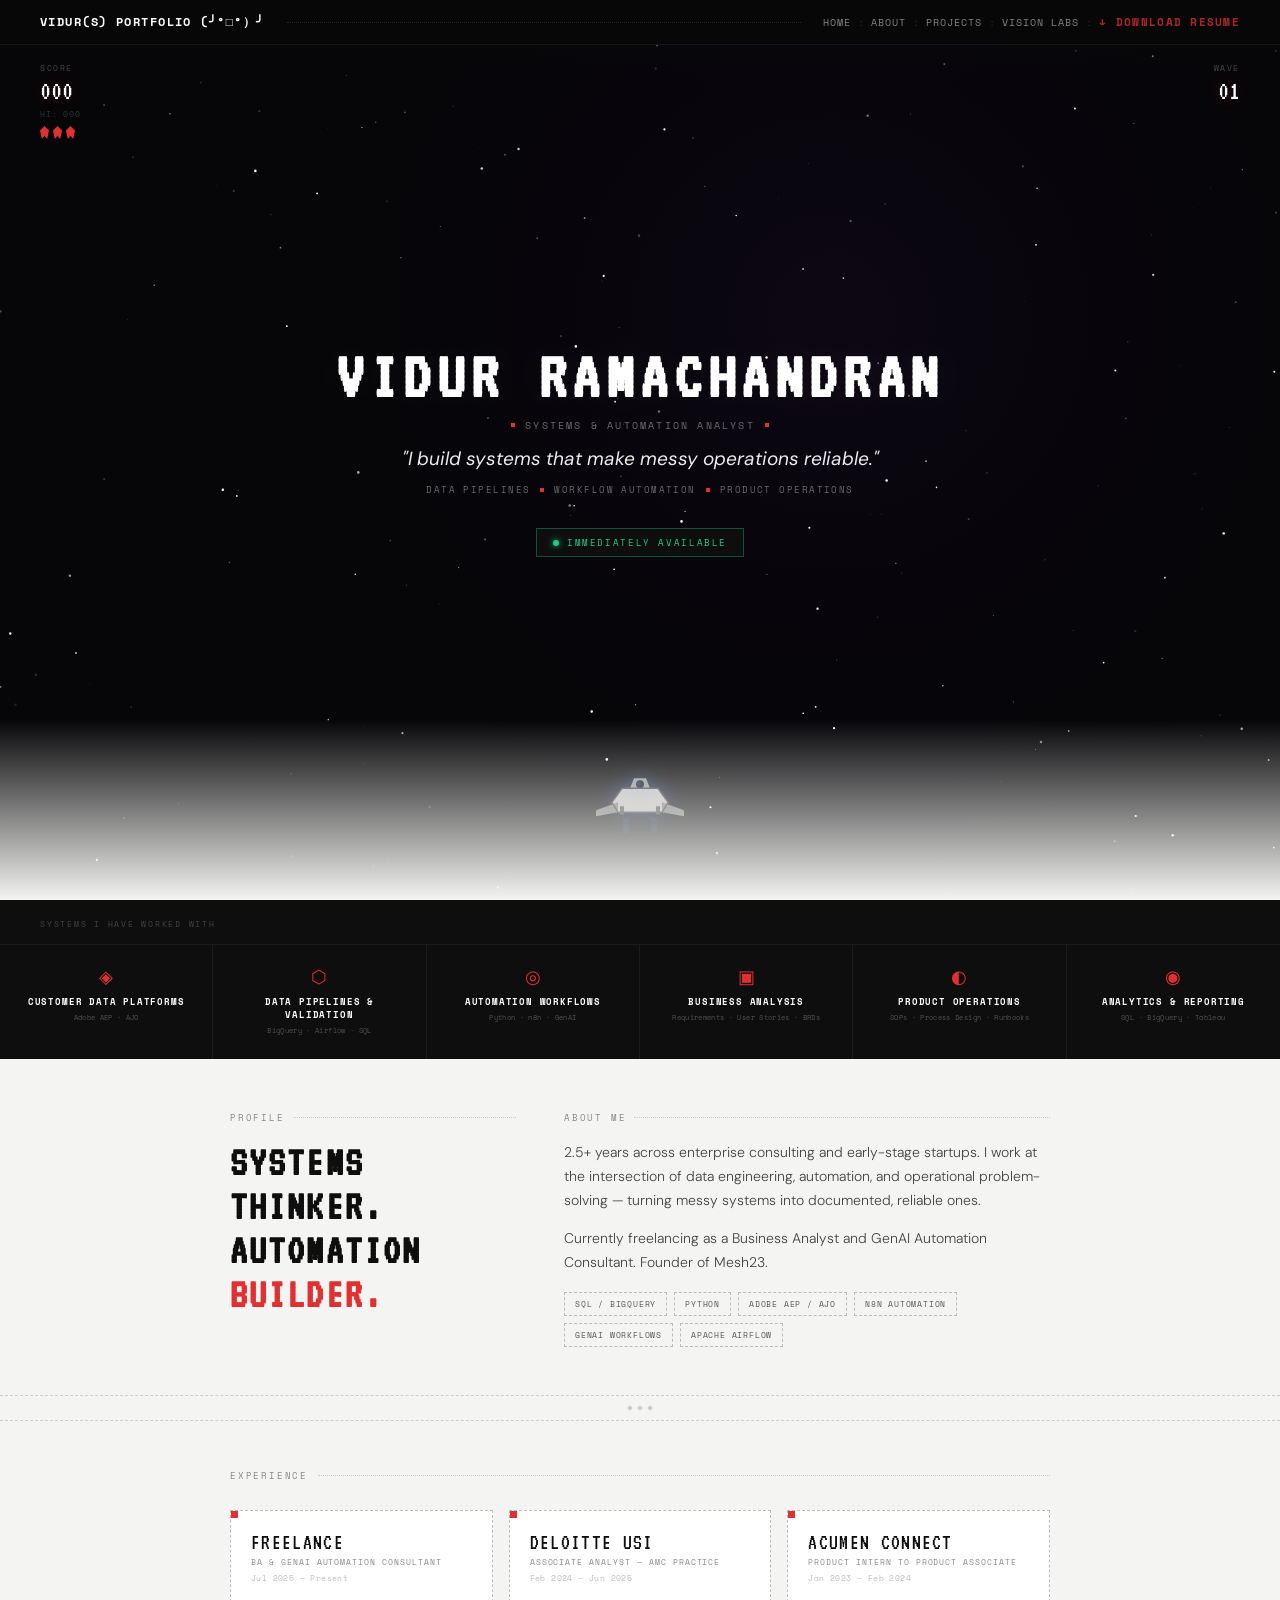
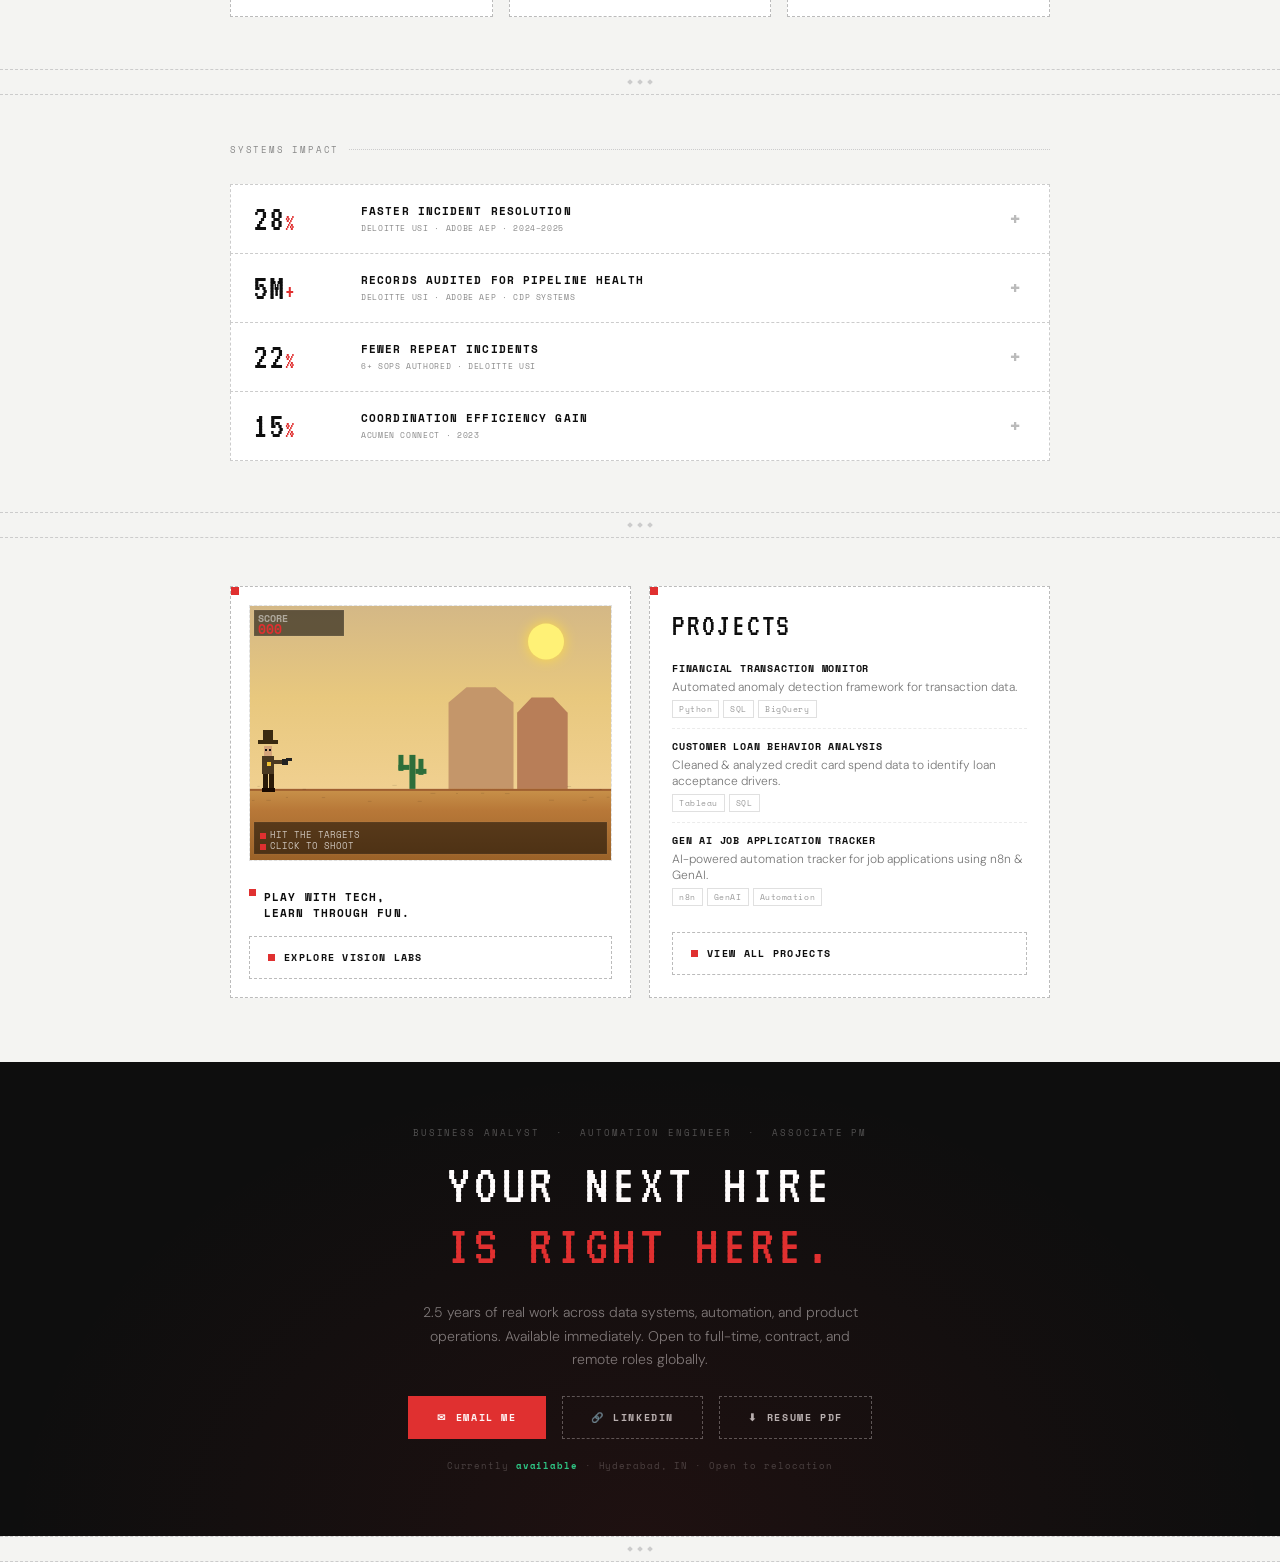
<file: portfolio_v8.html>
<!DOCTYPE html>
<html lang="en">
<head>
<meta charset="UTF-8">
<meta name="viewport" content="width=device-width, initial-scale=1.0">
<title>Vidur Ramachandran — Systems &amp; Automation Analyst</title>
<link href="https://fonts.googleapis.com/css2?family=VT323&family=Space+Mono:wght@400;700&family=DM+Sans:ital,wght@0,300;0,400;0,500;1,300&display=swap" rel="stylesheet">
<style>
:root{
  --bg:#F4F4F2;--white:#fff;--black:#0e0e0e;
  --muted:#888;--red:#E03030;
  --fp:'VT323',monospace;--fm:'Space Mono',monospace;--fb:'DM Sans',sans-serif;
}
*,*::before,*::after{box-sizing:border-box;margin:0;padding:0;}
html{scroll-behavior:smooth;}
body{background:var(--bg);color:var(--black);font-family:var(--fm);overflow-x:hidden;}

/* ── NAV ── */
nav{padding:13px 40px;display:flex;align-items:center;background:rgba(8,8,8,0.95);backdrop-filter:blur(14px);border-bottom:1px solid rgba(255,255,255,0.06);position:fixed;top:0;left:0;right:0;z-index:900;}
.nav-logo{font-family:var(--fm);font-size:12px;font-weight:700;letter-spacing:.12em;text-transform:uppercase;color:#fff;text-decoration:none;cursor:pointer;white-space:nowrap;}
.nav-line{flex:1;border-top:1px dotted rgba(255,255,255,0.13);margin:0 22px;}
.nav-links{display:flex;align-items:center;list-style:none;}
.nav-links li{display:flex;align-items:center;}
.nav-links li+li::before{content:':';color:rgba(255,255,255,0.18);padding:0 7px;font-size:10px;}
.nav-links a{font-family:var(--fm);font-size:10px;letter-spacing:.1em;text-transform:uppercase;color:rgba(255,255,255,0.5);text-decoration:none;transition:color .2s;cursor:pointer;}
.nav-links a:hover,.nav-links a.active{color:#fff;}
.nav-resume{display:flex!important;align-items:center;gap:6px;background:none;border:none;padding:0;}
.nav-redbox{color:var(--red);font-size:8px;animation:blink 1.8s infinite;}
.nav-resume-blink{color:var(--red)!important;font-weight:700!important;font-size:10.6px!important;letter-spacing:.12em!important;animation:blink 1.4s infinite!important;}

/* ── DOSSIER EXP CARD ── */
.au-exp-dossier{display:grid;grid-template-columns:190px 1fr;gap:0;border:1px dashed #bbb;background:#fff;position:relative;}
.au-exp-left{padding:22px 20px 22px 24px;border-right:1px dashed #e8e8e8;display:flex;flex-direction:column;justify-content:space-between;}
@keyframes blink{0%,100%{opacity:1}50%{opacity:.15}}
@keyframes hintFade{0%,100%{opacity:.38}50%{opacity:.7}}

/* ── PAGE SYSTEM ── */
.page{display:none;}
.page.active{display:block;}

/* ── SHARED ── */
.divider{border:none;border-top:1px dashed #ccc;}
.divider-dots{display:flex;justify-content:center;gap:6px;padding:10px 0;}
.divider-dots span{width:4px;height:4px;background:#ccc;transform:rotate(45deg);display:inline-block;}
.wrap{max-width:900px;margin:0 auto;padding:0 40px;}
.sec-lbl{font-family:var(--fm);font-size:9px;letter-spacing:.2em;text-transform:uppercase;color:var(--muted);margin-bottom:28px;display:flex;align-items:center;gap:10px;}
.sec-lbl::after{content:'';flex:1;border-top:1px dotted #ccc;}
.rsq{display:inline-block;width:7px;height:7px;background:var(--red);flex-shrink:0;}
/* ── HIRE BADGE & METRICS STRIP ── */
.hire-badge{display:inline-flex;align-items:center;gap:8px;background:#0e0e0e;border:1px solid rgba(34,204,136,.35);padding:7px 16px;font-family:var(--fm);font-size:9px;letter-spacing:.18em;text-transform:uppercase;color:#22cc88;margin-top:16px;cursor:default;}
.hire-dot{width:6px;height:6px;border-radius:50%;background:#22cc88;box-shadow:0 0 6px #22cc88;animation:blink 1.4s infinite;}
.metrics-strip{background:#0e0e0e;padding:22px 40px;display:flex;gap:0;overflow:hidden;}
.metric-item{flex:1;text-align:center;padding:0 20px;border-right:1px solid rgba(255,255,255,.07);}
.metric-item:last-child{border-right:none;}
.metric-num{font-family:var(--fp);font-size:32px;color:#fff;letter-spacing:.08em;line-height:1;}
.metric-lbl{font-family:var(--fm);font-size:8px;letter-spacing:.18em;text-transform:uppercase;color:rgba(255,255,255,.32);margin-top:4px;}
.metric-accent{color:var(--red);}

/* ── CTA SECTION ── */
.cta-section{background:#0e0e0e;padding:64px 40px;text-align:center;position:relative;overflow:hidden;}
.cta-section::before{content:'';position:absolute;inset:0;background:radial-gradient(ellipse at 50% 100%,rgba(224,48,48,.08),transparent 70%);pointer-events:none;}
.cta-eyebrow{font-family:var(--fm);font-size:9px;letter-spacing:.22em;text-transform:uppercase;color:rgba(255,255,255,.28);margin-bottom:16px;}
.cta-title{font-family:var(--fp);font-size:clamp(32px,5vw,58px);letter-spacing:.08em;text-transform:uppercase;color:#fff;line-height:1.05;margin-bottom:24px;}
.cta-title em{color:var(--red);font-style:normal;}
.cta-links{display:flex;align-items:center;justify-content:center;gap:16px;flex-wrap:wrap;margin-top:24px;}
.cta-btn{display:inline-flex;align-items:center;gap:9px;padding:13px 28px;font-family:var(--fm);font-size:10px;font-weight:700;letter-spacing:.16em;text-transform:uppercase;cursor:pointer;transition:all .2s;text-decoration:none;}
.cta-btn.primary{background:var(--red);color:#fff;border:1px solid var(--red);}
.cta-btn.primary:hover{background:#c02020;border-color:#c02020;}
.cta-btn.secondary{background:none;color:rgba(255,255,255,.7);border:1px dashed rgba(255,255,255,.3);}
.cta-btn.secondary:hover{color:#fff;border-color:#fff;}
.cta-avail{font-family:var(--fm);font-size:9px;letter-spacing:.1em;color:rgba(255,255,255,.22);margin-top:20px;}
.cta-avail strong{color:#22cc88;}

/* ── SOCIAL ROW ── */
.social-row{display:flex;align-items:center;gap:14px;margin-top:10px;flex-wrap:wrap;}
.social-link{font-family:var(--fm);font-size:9px;letter-spacing:.1em;text-transform:uppercase;color:#555;text-decoration:none;display:flex;align-items:center;gap:6px;transition:color .2s;}
.social-link:hover{color:var(--red);}
.social-link-dot{width:4px;height:4px;background:currentColor;flex-shrink:0;}

@media(max-width:720px){
  .metrics-strip{padding:18px 10px;gap:0;}
  .metric-item{padding:0 8px;}
  .metric-num{font-size:22px;}
  .metric-lbl{font-size:7px;}
  .cta-section{padding:48px 20px;}
  .cta-links{gap:10px;}
}

/* ── BACKGROUND GAME CANVASES ── */
.bg-canvas{position:fixed;inset:0;width:100%;height:100%;z-index:0;pointer-events:none;opacity:.13;filter:blur(1.5px);display:none;}
.bg-canvas.active{display:block;}
.bg-hint{position:fixed;bottom:22px;right:24px;z-index:5;font-family:var(--fm);font-size:7px;letter-spacing:.18em;text-transform:uppercase;color:rgba(0,0,0,.28);display:none;align-items:center;gap:5px;pointer-events:none;}
.bg-hint.active{display:flex;}
.bg-hint-dot{width:4px;height:4px;background:var(--red);border-radius:50%;animation:blink 1.8s infinite;}
/* make sure page content sits above bg canvas */
.page.active > *{position:relative;z-index:1;}

/* ── REPLAY BUTTON ── */
.go-replay{margin-top:16px;font-family:var(--fm);font-size:10px;letter-spacing:.18em;text-transform:uppercase;color:#fff;background:none;border:1px dashed rgba(255,255,255,.4);padding:9px 22px;cursor:pointer;transition:all .2s;}
.go-replay:hover{background:var(--red);border-color:var(--red);}
.foot-inner{max-width:900px;margin:0 auto;padding:24px 40px;display:flex;align-items:center;justify-content:space-between;flex-wrap:wrap;gap:10px;}
.foot-email{display:flex;align-items:center;gap:8px;font-family:var(--fm);font-size:11px;letter-spacing:.06em;color:var(--black);text-decoration:none;transition:color .2s;}
.foot-email:hover{color:var(--red);}
.foot-credit{font-family:var(--fm);font-size:9px;letter-spacing:.14em;text-transform:uppercase;color:#aaa;}
.foot-dark{background:#0e0e0e;padding:11px 40px;text-align:right;}
.foot-dark span{font-family:var(--fm);font-size:9px;letter-spacing:.14em;text-transform:uppercase;color:#2a2a2a;}

/* ════════════ HOME ════════════ */
#hero{position:relative;height:100vh;min-height:520px;display:flex;flex-direction:column;align-items:center;justify-content:center;overflow:hidden;padding-bottom:0;}
#gameCanvas{position:absolute;inset:0;width:100%;height:100%;z-index:0;}
.hero-fade-top{position:absolute;top:0;left:0;right:0;height:90px;z-index:2;background:linear-gradient(to bottom,rgba(8,8,8,.65),transparent);pointer-events:none;}
.hero-fade-bot{position:absolute;bottom:0;left:0;right:0;height:180px;z-index:2;background:linear-gradient(to bottom,transparent,var(--bg));pointer-events:none;}

.hud{position:absolute;top:62px;left:0;right:0;z-index:10;display:flex;justify-content:space-between;padding:0 40px;pointer-events:none;}
.hud-col{display:flex;flex-direction:column;gap:3px;}
.hud-col.right{align-items:flex-end;}
.hud-lbl{font-family:var(--fm);font-size:8px;letter-spacing:.2em;text-transform:uppercase;color:rgba(255,255,255,.26);}
.hud-val{font-family:var(--fp);font-size:28px;color:#fff;line-height:1;text-shadow:0 0 16px rgba(224,48,48,.3);}
.hud-hi{font-family:var(--fm);font-size:8px;letter-spacing:.1em;color:rgba(255,255,255,.18);}
.lives-row{display:flex;gap:4px;margin-top:3px;}
.life{width:9px;height:13px;background:var(--red);clip-path:polygon(50% 0%,100% 35%,80% 100%,50% 75%,20% 100%,0% 35%);transition:background .3s;}
.life.lost{background:rgba(255,255,255,.1);}

#gameOver{position:absolute;inset:0;z-index:20;display:none;align-items:center;justify-content:center;background:rgba(0,0,0,.75);backdrop-filter:blur(4px);}
.go-box{text-align:center;}
.go-title{font-family:var(--fp);font-size:54px;color:var(--red);letter-spacing:.1em;}
.go-sub{font-family:var(--fm);font-size:10px;letter-spacing:.18em;color:rgba(255,255,255,.38);margin-top:6px;}
.go-bar{width:110px;height:3px;background:rgba(255,255,255,.1);margin:13px auto 0;overflow:hidden;}
.go-fill{height:100%;background:var(--red);width:0%;transition:width 3s linear;}

.hero-text{position:relative;z-index:10;text-align:center;padding:0 20px;pointer-events:none;}
.hero-name{font-family:var(--fp);font-size:clamp(34px,5.5vw,68px);letter-spacing:.1em;color:#fff;line-height:1;margin-bottom:7px;text-shadow:0 0 50px rgba(255,255,255,.08);}
.hero-sub{font-family:var(--fm);font-size:10px;letter-spacing:.22em;text-transform:uppercase;color:rgba(255,255,255,.4);margin-bottom:12px;display:flex;align-items:center;justify-content:center;gap:10px;}
.hero-sub-dot{width:4px;height:4px;background:var(--red);display:inline-block;}
.hero-tag{font-family:var(--fb);font-size:clamp(14px,2vw,19px);color:rgba(255,255,255,.8);line-height:1.5;font-style:italic;}
/* Game interaction overlay */
#gameInteractOverlay{position:absolute;inset:0;z-index:8;display:flex;align-items:flex-end;justify-content:center;padding-bottom:28px;pointer-events:none;}
.game-interact-pill{font-family:var(--fm);font-size:9px;letter-spacing:.2em;text-transform:uppercase;color:rgba(255,255,255,.7);background:rgba(224,48,48,.18);border:1px solid rgba(224,48,48,.5);padding:8px 20px;display:flex;align-items:center;gap:8px;animation:pillPulse 2.5s ease-in-out infinite;}
@keyframes pillPulse{0%,100%{opacity:.7;transform:scale(1)}50%{opacity:1;transform:scale(1.02)}}
.game-interact-pill.hidden{opacity:0;transition:opacity .8s;}
.shoot-hint{position:relative;bottom:auto;left:auto;transform:none;margin-top:18px;z-index:5;font-family:var(--fm);font-size:9px;letter-spacing:.14em;text-transform:uppercase;color:rgba(255,255,255,.38);display:flex;align-items:center;gap:7px;white-space:nowrap;animation:hintFade 3s ease-in-out infinite;}
.hint-dot{width:4px;height:4px;background:var(--red);animation:blink 1.4s infinite;}

/* About strip — tighter */
.about-strip{max-width:900px;margin:0 auto;padding:52px 40px 48px;display:grid;grid-template-columns:1fr 1.7fr;gap:48px;align-items:start;}
.about-lbl{font-family:var(--fm);font-size:9px;letter-spacing:.2em;text-transform:uppercase;color:var(--muted);margin-bottom:16px;display:flex;align-items:center;gap:8px;}
.about-lbl::after{content:'';flex:1;border-top:1px dotted #ccc;}
.about-hl{font-family:var(--fp);font-size:clamp(26px,3.5vw,42px);letter-spacing:.05em;line-height:1.05;text-transform:uppercase;}
.about-hl em{color:var(--red);font-style:normal;}
.about-body p{font-family:var(--fb);font-size:14px;line-height:1.72;color:#444;margin-bottom:14px;font-weight:300;}
.about-tags{display:flex;flex-wrap:wrap;gap:7px;margin-top:18px;}
.about-tag{font-family:var(--fm);font-size:8px;letter-spacing:.1em;text-transform:uppercase;border:1px dashed #bbb;padding:5px 10px;color:#555;transition:all .2s;}
.about-tag:hover{border-color:var(--red);color:var(--red);}

/* Exp cards */
.exp-grid{display:grid;grid-template-columns:1fr 1fr 1fr;gap:16px;}
.exp-card{border:1px dashed #bbb;background:var(--white);padding:20px;position:relative;cursor:pointer;transition:all .2s;overflow:hidden;}
.exp-card:hover{border-color:var(--black);transform:translateY(-2px);box-shadow:0 8px 28px rgba(0,0,0,.06);}
.exp-corner{position:absolute;top:0;left:0;width:7px;height:7px;background:var(--red);}
.exp-company{font-family:var(--fp);font-size:22px;letter-spacing:.06em;text-transform:uppercase;margin-bottom:3px;}
.exp-role{font-family:var(--fm);font-size:8px;letter-spacing:.12em;text-transform:uppercase;color:var(--muted);margin-bottom:4px;}
.exp-period{font-family:var(--fm);font-size:8px;color:#bbb;letter-spacing:.05em;margin-bottom:12px;}
.exp-details{max-height:0;overflow:hidden;transition:max-height .35s ease;}
.exp-card:hover .exp-details{max-height:240px;}
.exp-details ul{list-style:none;padding:0;}
.exp-details li{font-family:var(--fb);font-size:12px;line-height:1.55;color:#555;padding:3px 0 3px 13px;position:relative;font-weight:300;}
.exp-details li::before{content:'■';position:absolute;left:0;top:6px;font-size:5px;color:var(--red);}

/* Cards grid */
.cards-grid{display:grid;grid-template-columns:1fr 1fr;gap:22px;}
.feat-card{border:1px dashed #bbb;background:var(--white);position:relative;overflow:hidden;transition:all .22s;}
.feat-card:hover{border-color:var(--black);transform:translateY(-3px);box-shadow:0 12px 36px rgba(0,0,0,.07);}
.fc-corner{position:absolute;top:0;left:0;width:8px;height:8px;background:var(--red);z-index:2;}
.mini-card-inner{padding:18px;display:flex;flex-direction:column;min-height:400px;}
.mini-preview{flex:1;border:1px dashed #e0e0e0;margin-bottom:14px;overflow:hidden;background:var(--bg);min-height:280px;position:relative;}
#miniCanvas{display:block;width:100%;height:100%;}
.card-lbl{display:flex;align-items:flex-start;gap:8px;}
.card-title{font-family:var(--fm);font-size:11px;font-weight:700;letter-spacing:.1em;text-transform:uppercase;line-height:1.5;}
.proj-card-inner{padding:22px;display:flex;flex-direction:column;}
.card-big-title{font-family:var(--fp);font-size:32px;letter-spacing:.06em;text-transform:uppercase;margin-bottom:10px;}
.proj-list{margin-bottom:16px;}
.proj-item{padding:10px 0;border-bottom:1px dashed #ebebeb;}
.proj-item:last-child{border:none;}
.proj-item-title{font-family:var(--fm);font-size:10px;font-weight:700;letter-spacing:.08em;text-transform:uppercase;margin-bottom:3px;}
.proj-item-desc{font-family:var(--fb);font-size:12px;color:#777;font-weight:300;margin-bottom:5px;}
.p-tags{display:flex;gap:4px;flex-wrap:wrap;}
.p-tag{font-family:var(--fm);font-size:8px;letter-spacing:.07em;border:1px solid #e0e0e0;padding:2px 6px;color:#999;}
.card-cta{display:flex;align-items:center;gap:9px;padding:13px 18px;border:1px dashed #bbb;font-family:var(--fm);font-size:10px;font-weight:700;letter-spacing:.13em;text-transform:uppercase;color:var(--black);background:none;transition:all .18s;cursor:pointer;width:100%;margin-top:auto;}
.card-cta:hover{background:var(--black);color:#fff;}
.card-cta:hover .rsq{background:#fff;}

/* ════════════ ABOUT PAGE ════════════ */
.page-header{padding:110px 40px 52px;max-width:900px;margin:0 auto;border-bottom:1px dashed #ccc;}
.pg-lbl{font-family:var(--fm);font-size:9px;letter-spacing:.22em;text-transform:uppercase;color:var(--muted);margin-bottom:14px;}
.pg-title{font-family:var(--fp);font-size:clamp(38px,6.5vw,76px);letter-spacing:.08em;text-transform:uppercase;line-height:.92;}
.pg-title em{color:var(--red);font-style:normal;}
.pg-desc{font-family:var(--fb);font-size:14px;color:#555;line-height:1.7;margin-top:16px;font-weight:300;max-width:520px;}

.about-intro{display:grid;grid-template-columns:150px 1fr;gap:48px;padding:52px 0;border-bottom:1px dashed #ccc;}
.side-lbl{font-family:var(--fm);font-size:9px;letter-spacing:.2em;text-transform:uppercase;color:var(--muted);margin-bottom:0;padding-top:3px;}
.intro-text p{font-family:var(--fb);font-size:14px;line-height:1.75;color:#444;margin-bottom:16px;font-weight:300;}
.intro-text p strong{color:var(--black);font-weight:500;}
.intro-contact{display:flex;gap:16px;flex-wrap:wrap;margin-top:4px;}
.ic{font-family:var(--fm);font-size:9px;letter-spacing:.08em;color:#555;text-decoration:none;}
.ic:hover{color:var(--red);}

.skills-grid{display:grid;grid-template-columns:repeat(3,1fr);gap:16px;margin-top:24px;}
.sk-group{border:1px dashed #ccc;background:var(--white);padding:18px;position:relative;}
.sk-corner{position:absolute;top:0;left:0;width:6px;height:6px;background:var(--red);}
.sk-title{font-family:var(--fm);font-size:8px;font-weight:700;letter-spacing:.16em;text-transform:uppercase;color:var(--black);margin-bottom:12px;}
.sk-list{list-style:none;}
.sk-list li{font-family:var(--fb);font-size:12px;color:#555;padding:4px 0;border-bottom:1px dashed #eee;font-weight:300;display:flex;align-items:center;gap:7px;}
.sk-list li:last-child{border:none;}
.sk-list li::before{content:'■';font-size:5px;color:var(--red);flex-shrink:0;}

.timeline{position:relative;margin-top:24px;}
.timeline::before{content:'';position:absolute;left:148px;top:0;bottom:0;width:1px;border-left:1px dashed #ccc;}
.tl-item{display:grid;grid-template-columns:148px 1fr;gap:28px;margin-bottom:40px;position:relative;}
.tl-date{font-family:var(--fm);font-size:13px;letter-spacing:.03em;color:var(--black);font-weight:700;text-align:right;padding-top:2px;line-height:1.7;white-space:nowrap;background:rgba(224,48,48,.06);border:1px dashed #ddd;padding:6px 10px 6px 6px;border-right:3px solid var(--red);}
.tl-dot{position:absolute;left:141px;top:3px;width:14px;height:14px;background:var(--white);border:1px dashed #bbb;}
.tl-dot-inner{position:absolute;top:3px;left:3px;width:6px;height:6px;background:var(--red);}
.tl-content{padding-left:18px;}
.tl-company{font-family:var(--fp);font-size:24px;letter-spacing:.06em;text-transform:uppercase;}
.tl-role{font-family:var(--fm);font-size:8px;letter-spacing:.13em;text-transform:uppercase;color:var(--muted);margin:3px 0 10px;}
.tl-pts{list-style:none;}
.tl-pts li{font-family:var(--fb);font-size:12px;color:#555;padding:3px 0 3px 13px;position:relative;font-weight:300;line-height:1.5;}
.tl-pts li::before{content:'■';position:absolute;left:0;top:6px;font-size:5px;color:var(--red);}

.edu-grid{display:grid;grid-template-columns:1fr 1fr;gap:16px;margin-top:24px;}
.edu-card{border:1px dashed #ccc;background:var(--white);padding:22px;position:relative;}
.edu-corner{position:absolute;top:0;left:0;width:6px;height:6px;background:var(--red);}
.edu-deg{font-family:var(--fp);font-size:20px;letter-spacing:.05em;text-transform:uppercase;margin-bottom:5px;}
.edu-school{font-family:var(--fm);font-size:8px;letter-spacing:.11em;text-transform:uppercase;color:var(--muted);margin-bottom:4px;}
.edu-year{font-family:var(--fm);font-size:8px;color:#bbb;}

/* ════════════ PROJECTS PAGE ════════════ */
.projects-grid{display:grid;grid-template-columns:1fr 1fr;gap:22px;}
.pc{border:1px dashed #bbb;background:var(--white);position:relative;padding:26px;transition:all .22s;display:flex;flex-direction:column;}
.pc:hover{border-color:var(--black);transform:translateY(-3px);box-shadow:0 12px 36px rgba(0,0,0,.07);}
.pc-corner{position:absolute;top:0;left:0;width:7px;height:7px;background:var(--red);}
.pc-num{font-family:var(--fp);font-size:48px;color:#f0f0ee;line-height:1;margin-bottom:8px;}
.pc-title{font-family:var(--fm);font-size:11px;font-weight:700;letter-spacing:.1em;text-transform:uppercase;margin-bottom:9px;line-height:1.4;}
.pc-desc{font-family:var(--fb);font-size:13px;color:#555;line-height:1.65;font-weight:300;margin-bottom:12px;flex:1;}
.pc-outcome{font-family:var(--fm);font-size:9px;color:#444;line-height:1.5;letter-spacing:.02em;margin-bottom:14px;border-left:2px solid var(--red);padding-left:11px;}
.pc-tags{display:flex;flex-wrap:wrap;gap:5px;margin-bottom:16px;}
.pc-tag{font-family:var(--fm);font-size:8px;letter-spacing:.09em;text-transform:uppercase;border:1px solid #e0e0e0;padding:3px 9px;color:#888;}
.pc-status{display:inline-flex;align-items:center;gap:5px;font-family:var(--fm);font-size:8px;letter-spacing:.13em;text-transform:uppercase;}
.st-dot{width:5px;height:5px;border-radius:50%;}
.st-dot.done{background:#22cc88;}
.st-dot.wip{background:#ffaa22;animation:blink 1.5s infinite;}
.pc.featured{grid-column:1/-1;display:grid;grid-template-columns:1fr 1.4fr;gap:28px;}
.p-visual{border:1px dashed #e8e8e8;background:#f8f8f6;overflow:hidden;display:flex;align-items:stretch;}
#projCanvas{display:block;width:100%;height:100%;min-height:180px;}

/* ════════════ VISION LABS ════════════ */
.vl-hero{min-height:300px;background:#0a0a10;position:relative;overflow:hidden;display:flex;align-items:flex-end;border-bottom:1px dashed #1a1a22;}
#vlCanvas{position:absolute;inset:0;width:100%;height:100%;z-index:0;}
.vl-hero-fade{position:absolute;bottom:0;left:0;right:0;height:100px;background:linear-gradient(to bottom,transparent,#0a0a10);z-index:2;pointer-events:none;}
.vl-hc{position:relative;z-index:3;max-width:900px;margin:0 auto;width:100%;padding:110px 40px 44px;}
.vl-lbl{font-family:var(--fm);font-size:9px;letter-spacing:.22em;text-transform:uppercase;color:rgba(255,255,255,.28);margin-bottom:10px;}
.vl-title{font-family:var(--fp);font-size:clamp(42px,7.5vw,86px);letter-spacing:.06em;text-transform:uppercase;color:#fff;line-height:.9;}
.vl-title em{color:var(--red);font-style:normal;}
.vl-desc{font-family:var(--fb);font-size:14px;color:rgba(255,255,255,.48);line-height:1.7;margin-top:14px;max-width:460px;font-weight:300;}

.lab-grid{display:grid;grid-template-columns:1fr 1fr;gap:22px;margin-bottom:52px;}
.lab-card{border:1px dashed #bbb;background:var(--white);position:relative;padding:26px;transition:all .22s;}
.lab-card:hover{border-color:var(--black);transform:translateY(-3px);box-shadow:0 12px 36px rgba(0,0,0,.07);}
.lab-corner{position:absolute;top:0;left:0;width:7px;height:7px;background:var(--red);}
.lab-card.hero-card{grid-column:1/-1;display:grid;grid-template-columns:1.1fr 1fr;gap:28px;}
.lab-visual{border:1px dashed #e0e0e0;background:#0e0e0e;min-height:180px;overflow:hidden;position:relative;}
#mesh23Canvas{display:block;width:100%;height:100%;}
.lab-status{display:inline-flex;align-items:center;gap:6px;font-family:var(--fm);font-size:8px;letter-spacing:.13em;text-transform:uppercase;margin-bottom:12px;}
.lb-dot{width:5px;height:5px;border-radius:50%;}
.lb-dot.live{background:#22cc88;box-shadow:0 0 5px #22cc88;}
.lb-dot.building{background:#ffaa22;animation:blink 1.5s infinite;}
.lb-dot.concept{background:#999;}
.lab-title{font-family:var(--fp);font-size:32px;letter-spacing:.06em;text-transform:uppercase;margin-bottom:5px;}
.lab-sub{font-family:var(--fm);font-size:8px;letter-spacing:.13em;text-transform:uppercase;color:var(--muted);margin-bottom:12px;}
.lab-desc{font-family:var(--fb);font-size:13px;color:#555;line-height:1.65;font-weight:300;margin-bottom:16px;}
.lab-tags{display:flex;flex-wrap:wrap;gap:5px;margin-bottom:18px;}
.lab-tag{font-family:var(--fm);font-size:8px;letter-spacing:.09em;text-transform:uppercase;border:1px solid #e0e0e0;padding:3px 9px;color:#888;}
.lab-cta{display:inline-flex;align-items:center;gap:7px;padding:11px 16px;border:1px dashed #bbb;font-family:var(--fm);font-size:9px;font-weight:700;letter-spacing:.12em;text-transform:uppercase;color:var(--black);background:none;transition:all .18s;cursor:pointer;}
.lab-cta:hover{background:var(--black);color:#fff;}
.philosophy{border:1px dashed #bbb;padding:36px;background:var(--white);position:relative;}
.phil-corner{position:absolute;top:0;left:0;width:7px;height:7px;background:var(--red);}
.phil-title{font-family:var(--fp);font-size:26px;letter-spacing:.06em;text-transform:uppercase;margin-bottom:12px;}
.phil-text{font-family:var(--fb);font-size:13px;color:#555;line-height:1.75;font-weight:300;max-width:580px;}

@media(max-width:720px){
  nav{padding:11px 18px;flex-wrap:wrap;gap:8px;}
  .nav-line{display:none;}
  .nav-links{flex-wrap:wrap;gap:4px 0;}
  .nav-links li+li::before{padding:0 5px;}
  .nav-links a{font-size:9px;padding:4px 2px;}
  .wrap,.about-strip,.page-header,.vl-hc{padding-left:18px;padding-right:18px;}
  .about-strip{grid-template-columns:1fr;gap:24px;padding-top:40px;}
  .exp-grid{grid-template-columns:1fr;}
  .cards-grid,.projects-grid,.lab-grid,.edu-grid,.skills-grid{grid-template-columns:1fr;}
  .pc.featured,.lab-card.hero-card{grid-column:auto;display:flex;flex-direction:column;}
  .about-intro{grid-template-columns:1fr;gap:16px;}
  .hud{padding:0 18px;}
  .hud-val{font-size:20px;}
  .hero-name{font-size:clamp(28px,8vw,52px);}
  .hero-tag{font-size:13px;}
  .pg-title{font-size:clamp(30px,9vw,60px);}
  .tl-company{font-size:18px;}
  .timeline::before{left:114px;}
  .tl-item{grid-template-columns:114px 1fr;gap:14px;}
  .tl-dot{left:107px;}
  .tl-date{font-size:11px;padding:4px 7px 4px 4px;}
  .foot-inner{flex-direction:column;gap:10px;align-items:flex-start;}
  .lab-card.hero-card{grid-template-columns:1fr;}
  .pc.featured{grid-template-columns:1fr;}
  .exp-card:hover .exp-details{max-height:none;}
  .exp-details{max-height:none!important;}
  .hire-badge{font-size:8px;padding:6px 12px;}
  .metrics-strip{flex-wrap:wrap;padding:14px 10px;}
  .metric-item{flex:1 0 30%;border-right:none;border-bottom:1px solid rgba(255,255,255,.07);padding:12px 8px;}
  .game-interact-pill{font-size:8px;padding:7px 14px;text-align:center;}
  .cta-section{padding:48px 20px;}
  .cta-links{flex-direction:column;align-items:stretch;gap:10px;max-width:280px;margin:20px auto 0;}
  .cta-btn{justify-content:center;}
}

/* ── HERO PILLARS ── */
.hero-tag{font-family:var(--fb);font-size:clamp(14px,2vw,19px);color:rgba(255,255,255,.92);line-height:1.5;font-style:italic;margin-bottom:10px;}
.hero-pillars{font-family:var(--fm);font-size:9px;letter-spacing:.16em;text-transform:uppercase;color:rgba(255,255,255,.4);margin-bottom:16px;display:flex;align-items:center;justify-content:center;gap:10px;flex-wrap:wrap;}

/* ── SYSTEMS STRIP ── */
.systems-strip{background:#0e0e0e;}
.systems-lbl-row{font-family:var(--fm);font-size:8px;letter-spacing:.22em;text-transform:uppercase;color:rgba(255,255,255,.22);padding:18px 40px 14px;border-bottom:1px solid rgba(255,255,255,.05);}
.systems-grid{display:grid;grid-template-columns:repeat(6,1fr);}
.sys-item{padding:22px 16px;text-align:center;border-right:1px solid rgba(255,255,255,.06);transition:background .2s;}
.sys-item:last-child{border-right:none;}
.sys-item:hover{background:rgba(255,255,255,.03);}
.sys-icon{font-size:18px;color:var(--red);margin-bottom:10px;line-height:1;}
.sys-name{font-family:var(--fm);font-size:9px;font-weight:700;letter-spacing:.09em;text-transform:uppercase;color:#fff;margin-bottom:5px;line-height:1.45;}
.sys-detail{font-family:var(--fm);font-size:7px;letter-spacing:.05em;color:rgba(255,255,255,.28);line-height:1.5;}

/* ── IMPACT ACCORDION ── */
.impact-list{display:flex;flex-direction:column;}
.impact-row{border:1px dashed #ccc;background:var(--white);margin-bottom:-1px;cursor:pointer;transition:border-color .18s;}
.impact-row:hover,.impact-row.open{border-color:var(--black);position:relative;z-index:1;}
.impact-row-head{display:flex;align-items:center;gap:18px;padding:15px 22px;user-select:none;}
.impact-row-num{font-family:var(--fp);font-size:38px;letter-spacing:.03em;line-height:1;color:var(--black);min-width:90px;flex-shrink:0;}
.impact-pct{font-size:24px;color:var(--red);}
.impact-row-info{flex:1;}
.impact-row-title{font-family:var(--fm);font-size:11px;font-weight:700;letter-spacing:.1em;text-transform:uppercase;color:var(--black);margin-bottom:3px;}
.impact-row-meta{font-family:var(--fm);font-size:8px;letter-spacing:.08em;text-transform:uppercase;color:var(--muted);}
.impact-row-arrow{font-size:20px;font-weight:700;color:#bbb;transition:transform .25s,color .2s;width:24px;text-align:center;flex-shrink:0;}
.impact-row.open .impact-row-arrow{transform:rotate(45deg);color:var(--red);}
.impact-row-body{max-height:0;overflow:hidden;transition:max-height .32s ease;}
.impact-row.open .impact-row-body{max-height:160px;}
.impact-row-body p{font-family:var(--fb);font-size:13px;color:#555;line-height:1.72;font-weight:300;padding:2px 22px 18px 130px;margin:0;}

/* ── CASE STUDY ── */
.case-study-card{border:1px dashed #bbb;background:var(--white);overflow:hidden;}
.cs-header{padding:24px 26px 20px;border-bottom:1px dashed #e0e0e0;display:flex;align-items:flex-start;gap:16px;}
.cs-num{font-family:var(--fp);font-size:32px;color:var(--red);line-height:1;flex-shrink:0;padding-top:4px;}
.cs-eyebrow{font-family:var(--fm);font-size:8px;letter-spacing:.16em;text-transform:uppercase;color:var(--muted);margin-bottom:8px;}
.cs-title{font-family:var(--fp);font-size:clamp(18px,2.5vw,28px);letter-spacing:.04em;text-transform:uppercase;line-height:1.08;}
.cs-body{display:grid;grid-template-columns:1fr 260px;}
.cs-steps{padding:24px 26px;border-right:1px dashed #e0e0e0;}
.cs-step{margin-bottom:20px;padding-bottom:20px;border-bottom:1px dashed #f0f0f0;}
.cs-step:last-child{border-bottom:none;margin-bottom:0;padding-bottom:0;}
.cs-step-lbl{font-family:var(--fm);font-size:9px;font-weight:700;letter-spacing:.14em;text-transform:uppercase;color:var(--black);margin-bottom:7px;display:flex;align-items:center;gap:8px;}
.cs-step-num{color:var(--red);}
.cs-step-text{font-family:var(--fb);font-size:13px;color:#555;line-height:1.7;font-weight:300;}
.cs-sidebar{padding:24px 22px;background:#fafaf8;}
.cs-meta-block{margin-bottom:18px;}
.cs-meta-lbl{font-family:var(--fm);font-size:8px;letter-spacing:.16em;text-transform:uppercase;color:var(--muted);margin-bottom:4px;}
.cs-meta-val{font-family:var(--fb);font-size:12px;color:var(--black);line-height:1.5;}
.cs-outcomes{border-top:1px dashed #e0e0e0;padding-top:16px;}
.cs-out-item{font-family:var(--fm);font-size:9px;color:var(--black);padding:4px 0;display:flex;align-items:center;gap:8px;}
.cs-out-dot{color:var(--red);font-size:5px;flex-shrink:0;}

/* ── MINI CASE STUDY IN PROJECTS ── */
.pc-mini-cs{margin-bottom:14px;}
.pc-cs-row{display:grid;grid-template-columns:64px 1fr;gap:10px;margin-bottom:9px;align-items:start;}
.pc-cs-lbl{font-family:var(--fm);font-size:8px;font-weight:700;letter-spacing:.12em;text-transform:uppercase;color:var(--red);padding-top:1px;}
.pc-cs-txt{font-family:var(--fb);font-size:12px;color:#555;line-height:1.6;font-weight:300;}

/* ── ABOUT PAGE UNIFORM BLOCKS ── */
.au-section{padding:0 0 40px;border-bottom:1px dashed #e0e0e0;margin-bottom:40px;}
.au-section:last-child{border-bottom:none;}
.about-uniform-grid{display:grid;}
.au-card{border:1px dashed #d0d0d0;background:var(--white);padding:24px;position:relative;}
.au-card::before{content:'';position:absolute;top:0;left:0;width:5px;height:5px;background:var(--red);}
.au-card-lbl{font-family:var(--fm);font-size:8px;font-weight:700;letter-spacing:.18em;text-transform:uppercase;color:var(--muted);margin-bottom:14px;}
.au-text{font-family:var(--fb);font-size:13px;color:#444;line-height:1.72;font-weight:300;margin-bottom:12px;}
.au-text:last-child{margin-bottom:0;}
.au-text strong{color:var(--black);font-weight:500;}
.au-list{list-style:none;padding:0;margin:0;}
.au-list li{font-family:var(--fb);font-size:12px;color:#555;padding:5px 0 5px 14px;border-bottom:1px dashed #f0f0f0;position:relative;font-weight:300;line-height:1.5;}
.au-list li:last-child{border-bottom:none;}
.au-list li::before{content:"■";position:absolute;left:0;top:8px;font-size:4px;color:var(--red);}
.au-list-spaced li{padding:6px 0 6px 14px;}
.au-contact-list{display:flex;flex-direction:column;gap:10px;}
.au-contact-item{display:flex;align-items:center;gap:10px;font-family:var(--fm);font-size:10px;letter-spacing:.04em;color:#444;text-decoration:none;transition:color .2s;}
.au-contact-item:hover{color:var(--red);}
.au-ci-icon{width:22px;height:22px;border:1px dashed #ccc;display:flex;align-items:center;justify-content:center;font-size:9px;color:var(--muted);flex-shrink:0;font-style:normal;}
.au-ci-green{color:#22cc88!important;border-color:rgba(34,204,136,.3)!important;}
.au-exp-card{padding:22px 24px;}
.au-exp-top{display:flex;justify-content:space-between;align-items:flex-start;margin-bottom:16px;gap:16px;}
.au-exp-company{font-family:var(--fp);font-size:22px;letter-spacing:.06em;text-transform:uppercase;margin-bottom:4px;}
.au-exp-role{font-family:var(--fm);font-size:9px;letter-spacing:.1em;text-transform:uppercase;color:var(--muted);}
.au-exp-period{font-family:var(--fm);font-size:9px;color:#bbb;letter-spacing:.04em;white-space:nowrap;flex-shrink:0;padding-top:3px;}
.au-edu-card{display:flex;justify-content:space-between;align-items:center;gap:16px;padding:22px 24px;}

/* ── GAME OVER CHIP ── */
#gameOver{display:none!important;}
#replayChip{position:absolute;bottom:130px;left:50%;transform:translateX(-50%);z-index:20;display:none;flex-direction:column;align-items:center;gap:10px;pointer-events:auto;animation:chipFadeIn .35s ease;}
@keyframes chipFadeIn{from{opacity:0;transform:translateX(-50%) translateY(12px);}to{opacity:1;transform:translateX(-50%) translateY(0);}}
#replayChip.visible{display:flex;}
#replayChipTitle{font-family:var(--fp);font-size:22px;letter-spacing:.12em;color:var(--red);text-shadow:0 0 20px rgba(224,48,48,.5);}
#replayChipBtn{font-family:var(--fm);font-size:10px;letter-spacing:.18em;text-transform:uppercase;color:#fff;background:rgba(14,14,14,.85);border:1px dashed rgba(255,255,255,.45);padding:9px 26px;cursor:pointer;transition:all .2s;backdrop-filter:blur(6px);}
#replayChipBtn:hover{background:var(--red);border-color:var(--red);}

/* ── MOBILE NAV HAMBURGER ── */
.nav-hamburger{display:none;flex-direction:column;justify-content:center;gap:5px;background:none;border:none;cursor:pointer;padding:4px;z-index:1000;flex-shrink:0;}
.nav-hamburger span{display:block;width:20px;height:2px;background:#fff;transition:all .25s;}
.nav-hamburger.open span:nth-child(1){transform:translateY(7px) rotate(45deg);}
.nav-hamburger.open span:nth-child(2){opacity:0;}
.nav-hamburger.open span:nth-child(3){transform:translateY(-7px) rotate(-45deg);}

/* ── CARDS GRID 3-col ── */
.cards-grid{display:grid;grid-template-columns:1fr 1fr 1fr;gap:18px;}
.mini-card-inner{padding:18px;display:flex;flex-direction:column;min-height:320px;}
.mini-preview{flex:1;border:1px dashed #e0e0e0;margin-bottom:14px;overflow:hidden;background:var(--bg);min-height:200px;position:relative;}

/* ── RESPONSIVE ── */
@media(max-width:900px){
  .systems-grid{grid-template-columns:repeat(3,1fr);}
  .cs-body{grid-template-columns:1fr;}
  .cs-steps{border-right:none;border-bottom:1px dashed #e0e0e0;}
  .about-uniform-grid[style*="grid-template-columns:1fr 1fr 1fr"]{grid-template-columns:1fr 1fr!important;}
}
@media(max-width:720px){
  /* ── NAV & DROPDOWN ── */
  nav{padding:11px 18px;position:relative;flex-wrap:nowrap;justify-content:space-between;align-items:center;}
  .nav-line{display:none;}
  .nav-hamburger{display:flex;}
  .nav-links{
    display:none;
    position:absolute;top:100%;left:0;right:0;
    background:rgba(8,8,8,.98);
    border-bottom:1px solid rgba(255,255,255,.1);
    flex-direction:column;
    padding:6px 0 12px;
    z-index:999;
    transform:translateY(-8px);
    opacity:0;
    transition:transform .22s ease, opacity .22s ease;
  }
  .nav-links.open{
    display:flex;
    transform:translateY(0);
    opacity:1;
  }
  .nav-links li{display:block;border-bottom:1px solid rgba(255,255,255,.05);}
  .nav-links li:last-child{border-bottom:none;}
  .nav-links li+li::before{display:none;}
  .nav-links a{display:block;padding:14px 22px;font-size:11px;letter-spacing:.14em;color:rgba(255,255,255,.65);transition:color .15s,background .15s;}
  .nav-links a:hover,.nav-links a.active{color:#fff;background:rgba(255,255,255,.04);}
  .nav-resume-blink{color:var(--red)!important;padding-left:22px!important;}

  /* ── LAYOUT ── */
  .wrap,.page-header,.vl-hc{padding-left:18px;padding-right:18px;}
  .about-strip{grid-template-columns:1fr;gap:24px;padding:32px 18px;}
  .exp-grid{grid-template-columns:1fr;}
  .cards-grid{grid-template-columns:1fr!important;}
  .projects-grid,.lab-grid,.edu-grid,.skills-grid{grid-template-columns:1fr;}
  .pc.featured,.lab-card.hero-card{grid-column:auto;display:flex;flex-direction:column;}
  .lab-card.hero-card{grid-template-columns:1fr;}
  .pc.featured{grid-template-columns:1fr;}

  /* ── HERO ── */
  .hud{padding:0 18px;}
  .hud-val{font-size:20px;}
  .hero-name{font-size:clamp(28px,8vw,52px);}
  .hero-tag{font-size:13px;}
  .hero-pillars{font-size:8px;}

  /* ── ABOUT PAGE HERO ── */
  #page-about > div:first-child{padding:88px 18px 48px!important;}

  /* ── ABOUT PAGE — DOSSIER CARDS collapse to vertical ── */
  .au-exp-dossier{grid-template-columns:1fr!important;display:flex!important;flex-direction:column!important;}
  .au-exp-left{border-right:none!important;border-bottom:1px dashed #e8e8e8;padding:18px 18px 14px!important;}
  .au-exp-dossier > div:last-child{padding:16px 18px 20px!important;}

  /* ── ABOUT BIO + SKILLS inline grids ── */
  .about-uniform-grid{grid-template-columns:1fr!important;}
  /* Skills 3-col inline */
  #page-about .au-section div[style*="grid-template-columns:1fr 1fr 1fr"]{display:flex!important;flex-direction:column!important;}
  #page-about .au-section div[style*="grid-template-columns:1fr 1fr 1fr"] > div{border-right:none!important;border-bottom:1px dashed #e8e8e8;}
  #page-about .au-section div[style*="grid-template-columns:1fr 1fr 1fr"] > div:last-child{border-bottom:none;}
  /* Bio 1.4fr 1fr → stack */
  #page-about .au-section div[style*="grid-template-columns:1.4fr"]{grid-template-columns:1fr!important;}
  /* Edu 180px 1fr → stack */
  #page-about .au-section div[style*="grid-template-columns:180px"]{display:flex!important;flex-direction:column!important;}
  #page-about .au-section div[style*="grid-template-columns:180px"] > div:first-child{border-right:none!important;border-bottom:1px dashed #e8e8e8;}

  /* ── PAGES ── */
  .pg-title{font-size:clamp(30px,9vw,60px);}
  .page-header{padding:88px 18px 36px;}
  .foot-inner{flex-direction:column;gap:10px;align-items:flex-start;}
  .hire-badge{font-size:8px;padding:6px 12px;}

  /* ── CTA ── */
  .cta-section{padding:48px 20px;}
  .cta-links{flex-direction:column;align-items:stretch;gap:10px;max-width:280px;margin:20px auto 0;}
  .cta-btn{justify-content:center;}

  /* ── EXP & MISC ── */
  .exp-details{max-height:none!important;}
  .au-exp-top{flex-direction:column;gap:6px;}
  .au-edu-card{flex-direction:column;align-items:flex-start;gap:8px;}
  .systems-grid{grid-template-columns:repeat(2,1fr)!important;}
  .systems-lbl-row{padding:14px 18px 10px;}
  .impact-row-head{gap:12px;padding:12px 16px;}
  .impact-row-num{font-size:28px;min-width:68px;}
  .impact-row-body p{padding:2px 16px 14px 80px;}
  .cs-body{grid-template-columns:1fr;}
  .cs-steps{border-right:none;border-bottom:1px dashed #e0e0e0;padding:18px;}
  .cs-sidebar{padding:18px;}
  .pc-cs-row{grid-template-columns:54px 1fr;}
  .tl-item{display:block!important;padding-left:0;margin-bottom:28px;}
  .timeline::before{display:none;}
  .tl-dot{display:none;}
  .tl-date{display:inline-block;font-size:10px;margin-bottom:8px;}
  .tl-content{padding-left:0;}
  .tl-company{font-size:18px;}
}

</style>
</head>
<body>

<!-- NAV -->
<nav>
  <span class="nav-logo" onclick="showPage('home');closeMenu()">Vidur(s) Portfolio (╯°□°）╯</span>
  <div class="nav-line"></div>
  <ul class="nav-links" id="navLinks">
    <li><a onclick="showPage('home');closeMenu()" id="nav-home">Home</a></li>
    <li><a onclick="showPage('about');closeMenu()" id="nav-about">About</a></li>
    <li><a onclick="showPage('projects');closeMenu()" id="nav-projects">Projects</a></li>
    <li><a onclick="showPage('visionlabs');closeMenu()" id="nav-visionlabs">Vision Labs</a></li>
    <li><a class="nav-resume nav-resume-blink" id="resumeBtn" onclick="downloadResume();closeMenu()">↓ Download Resume</a></li>
  </ul>
  <button class="nav-hamburger" id="navHamburger" onclick="toggleMenu()" aria-label="Menu">
    <span></span><span></span><span></span>
  </button>
</nav>

<!-- ════════════════════ HOME ════════════════════ -->
<div id="page-home" class="page active">
  <section id="hero">
    <canvas id="gameCanvas"></canvas>
    <div class="hero-fade-top"></div>
    <div class="hero-fade-bot"></div>
    <div class="hud">
      <div class="hud-col">
        <div class="hud-lbl">Score</div>
        <div class="hud-val" id="scoreNum">000</div>
        <div class="hud-hi">HI: <span id="hiNum">000</span></div>
        <div class="lives-row" id="livesRow">
          <div class="life"></div><div class="life"></div><div class="life"></div>
        </div>
      </div>
      <div class="hud-col right">
        <div class="hud-lbl">Wave</div>
        <div class="hud-val" id="waveNum">01</div>
      </div>
    </div>
    <div id="gameOver"><div class="go-box"><div class="go-title">SYSTEM FAILURE</div><div class="go-sub" id="goSub"></div><div class="go-bar" style="display:none"><div class="go-fill" id="goFill"></div></div></div></div>
    <div id="replayChip">
      <div id="replayChipTitle">SYSTEM FAILURE</div>
      <button id="replayChipBtn" onclick="replayGame()">↺ Play Again</button>
    </div>
    <div id="gameInteractOverlay" style="display:none;"><div class="game-interact-pill" id="gamePill"></div></div>
    <div class="hero-text">
      <h1 class="hero-name">VIDUR RAMACHANDRAN</h1>
      <div class="hero-sub"><span class="hero-sub-dot"></span> Systems &amp; Automation Analyst <span class="hero-sub-dot"></span></div>
      <p class="hero-tag">"I build systems that make messy operations reliable."</p>
      <div class="hero-pillars">Data Pipelines <span class="hero-sub-dot"></span> Workflow Automation <span class="hero-sub-dot"></span> Product Operations</div>
      <div class="hire-badge"><span class="hire-dot"></span> Immediately Available</div>
    </div>
  </section>

  <!-- SYSTEMS I HAVE WORKED WITH -->
  <div class="systems-strip">
    <div class="systems-lbl-row">Systems I Have Worked With</div>
    <div class="systems-grid">
      <div class="sys-item"><div class="sys-icon">◈</div><div class="sys-name">Customer Data Platforms</div><div class="sys-detail">Adobe AEP · AJO</div></div>
      <div class="sys-item"><div class="sys-icon">⬡</div><div class="sys-name">Data Pipelines &amp; Validation</div><div class="sys-detail">BigQuery · Airflow · SQL</div></div>
      <div class="sys-item"><div class="sys-icon">◎</div><div class="sys-name">Automation Workflows</div><div class="sys-detail">Python · n8n · GenAI</div></div>
      <div class="sys-item"><div class="sys-icon">▣</div><div class="sys-name">Business Analysis</div><div class="sys-detail">Requirements · User Stories · BRDs</div></div>
      <div class="sys-item"><div class="sys-icon">◐</div><div class="sys-name">Product Operations</div><div class="sys-detail">SOPs · Process Design · Runbooks</div></div>
      <div class="sys-item"><div class="sys-icon">◉</div><div class="sys-name">Analytics &amp; Reporting</div><div class="sys-detail">SQL · BigQuery · Tableau</div></div>
    </div>
  </div>

  <!-- ABOUT STRIP -->
  <div class="about-strip">
    <div>
      <div class="about-lbl">Profile</div>
      <h2 class="about-hl">Systems<br>thinker.<br>Automation<br><em>builder.</em></h2>
    </div>
    <div class="about-body">
      <div class="about-lbl">About me</div>
      <p>2.5+ years across enterprise consulting and early-stage startups. I work at the intersection of data engineering, automation, and operational problem-solving — turning messy systems into documented, reliable ones.</p>
      <p>Currently freelancing as a Business Analyst and GenAI Automation Consultant. Founder of Mesh23.</p>
      <div class="about-tags">
        <span class="about-tag">SQL / BigQuery</span>
        <span class="about-tag">Python</span>
        <span class="about-tag">Adobe AEP / AJO</span>
        <span class="about-tag">n8n Automation</span>
        <span class="about-tag">GenAI Workflows</span>
        <span class="about-tag">Apache Airflow</span>
      </div>
    </div>
  </div>

  <div class="divider"></div><div class="divider-dots"><span></span><span></span><span></span></div><div class="divider"></div>

  <!-- EXPERIENCE -->
  <div class="wrap" style="padding-top:48px;padding-bottom:52px;">
    <div class="sec-lbl">Experience</div>
    <div class="exp-grid">
      <div class="exp-card"><div class="exp-corner"></div><div class="exp-company">Freelance</div><div class="exp-role">BA &amp; GenAI Automation Consultant</div><div class="exp-period">Jul 2025 — Present</div><div class="exp-details"><ul><li>Translating business requirements into user stories and automation workflows</li><li>Deployed GenAI + n8n automation solutions for SMB clients</li><li>Led CX analysis and feature refinement for product usability</li><li>Founded Mesh23: AI-driven workflow optimization initiative</li></ul></div></div>
      <div class="exp-card"><div class="exp-corner"></div><div class="exp-company">Deloitte USI</div><div class="exp-role">Associate Analyst — AMC Practice</div><div class="exp-period">Feb 2024 — Jun 2025</div><div class="exp-details"><ul><li>Root cause analysis on Adobe AEP pipeline failures, reducing incident resolution by 28%</li><li>Funnel checks on 5M+ records, improving data reliability by 16%</li><li>Built Python automation to validate live data before ingestion</li><li>Wrote SOPs &amp; runbooks, reducing repeat incidents by ~22%</li></ul></div></div>
      <div class="exp-card"><div class="exp-corner"></div><div class="exp-company">Acumen Connect</div><div class="exp-role">Product Intern to Product Associate</div><div class="exp-period">Jan 2023 — Feb 2024</div><div class="exp-details"><ul><li>Converted recurring inefficiencies into 6+ documented SOPs</li><li>Improved interdepartmental coordination efficiency by 15%</li><li>Translated business requirements into structured execution plans</li><li>Explored GenAI-based automation for WhatsApp customer comms</li></ul></div></div>
    </div>
  </div>

  <div class="divider"></div><div class="divider-dots"><span></span><span></span><span></span></div><div class="divider"></div>

  <!-- SYSTEMS IMPACT (expandable accordion) -->
  <div class="wrap" style="padding-top:48px;padding-bottom:52px;">
    <div class="sec-lbl">Systems Impact</div>
    <div class="impact-list">
      <div class="impact-row" onclick="toggleImpact(this)"><div class="impact-row-head"><div class="impact-row-num">28<span class="impact-pct">%</span></div><div class="impact-row-info"><div class="impact-row-title">Faster Incident Resolution</div><div class="impact-row-meta">Deloitte USI · Adobe AEP · 2024–2025</div></div><div class="impact-row-arrow">+</div></div><div class="impact-row-body"><p>Root cause analysis on recurring Adobe AEP pipeline failures using SQL audits. Identified error patterns across weeks of logs, documented each failure class with clear triage steps. Reduced average incident resolution time by 28%.</p></div></div>
      <div class="impact-row" onclick="toggleImpact(this)"><div class="impact-row-head"><div class="impact-row-num">5M<span class="impact-pct">+</span></div><div class="impact-row-info"><div class="impact-row-title">Records Audited for Pipeline Health</div><div class="impact-row-meta">Deloitte USI · Adobe AEP · CDP Systems</div></div><div class="impact-row-arrow">+</div></div><div class="impact-row-body"><p>Ran funnel checks and error pattern analysis across 5M+ customer data records in an enterprise CDP environment. Surfaced upstream ingestion issues silently corrupting downstream segments, improving data reliability by 16%.</p></div></div>
      <div class="impact-row" onclick="toggleImpact(this)"><div class="impact-row-head"><div class="impact-row-num">22<span class="impact-pct">%</span></div><div class="impact-row-info"><div class="impact-row-title">Fewer Repeat Incidents</div><div class="impact-row-meta">6+ SOPs Authored · Deloitte USI</div></div><div class="impact-row-arrow">+</div></div><div class="impact-row-body"><p>Converted ad-hoc fixes for recurring pipeline failures into structured SOPs and runbooks adopted team-wide. Turned individual knowledge into reusable operational playbooks, reducing repeat escalations by roughly 22%.</p></div></div>
      <div class="impact-row" onclick="toggleImpact(this)"><div class="impact-row-head"><div class="impact-row-num">15<span class="impact-pct">%</span></div><div class="impact-row-info"><div class="impact-row-title">Coordination Efficiency Gain</div><div class="impact-row-meta">Acumen Connect · 2023</div></div><div class="impact-row-arrow">+</div></div><div class="impact-row-body"><p>Identified recurring operational bottlenecks at Acumen Connect and built structured execution frameworks. Improved cross-team coordination speed by 15% and reduced time lost to unclear handoffs.</p></div></div>
    </div>
  </div>

  <div class="divider"></div><div class="divider-dots"><span></span><span></span><span></span></div><div class="divider"></div>

  <!-- CARDS -->
  <div class="wrap" style="padding-top:48px;padding-bottom:64px;">
    <div class="cards-grid" style="grid-template-columns:1fr 1fr;align-items:stretch;">
      <div class="feat-card" style="display:flex;flex-direction:column;">
        <div class="fc-corner"></div>
        <div class="mini-card-inner" style="flex:1;display:flex;flex-direction:column;">
          <div class="mini-preview" style="flex:1;min-height:200px;"><canvas id="miniCanvas"></canvas></div>
          <div class="card-lbl" style="margin-bottom:14px;margin-top:14px;">
            <span class="rsq"></span>
            <div class="card-title">Play with tech,<br>learn through fun.</div>
          </div>
          <button class="card-cta" onclick="showPage('visionlabs')"><span class="rsq"></span> Explore Vision Labs</button>
        </div>
      </div>
      <div class="feat-card" style="cursor:pointer;display:flex;flex-direction:column;" onclick="showPage('projects')">
        <div class="fc-corner"></div>
        <div class="proj-card-inner" style="flex:1;display:flex;flex-direction:column;">
          <div class="card-big-title">Projects</div>
          <div class="proj-list" style="flex:1;">
            <div class="proj-item">
              <div class="proj-item-title">Financial Transaction Monitor</div>
              <div class="proj-item-desc">Automated anomaly detection framework for transaction data.</div>
              <div class="p-tags"><span class="p-tag">Python</span><span class="p-tag">SQL</span><span class="p-tag">BigQuery</span></div>
            </div>
            <div class="proj-item">
              <div class="proj-item-title">Customer Loan Behavior Analysis</div>
              <div class="proj-item-desc">Cleaned &amp; analyzed credit card spend data to identify loan acceptance drivers.</div>
              <div class="p-tags"><span class="p-tag">Tableau</span><span class="p-tag">SQL</span></div>
            </div>
            <div class="proj-item">
              <div class="proj-item-title">Gen AI Job Application Tracker</div>
              <div class="proj-item-desc">AI-powered automation tracker for job applications using n8n &amp; GenAI.</div>
              <div class="p-tags"><span class="p-tag">n8n</span><span class="p-tag">GenAI</span><span class="p-tag">Automation</span></div>
            </div>
          </div>
          <button class="card-cta" onclick="showPage('projects')"><span class="rsq"></span> View All Projects</button>
        </div>
      </div>
    </div>
  </div>

  <div class="cta-section">
    <div class="cta-eyebrow">Business Analyst &nbsp;·&nbsp; Automation Engineer &nbsp;·&nbsp; Associate PM</div>
    <div class="cta-title">Your next hire<br><em>is right here.</em></div>
    <p style="font-family:var(--fb);font-size:14px;color:rgba(255,255,255,.45);max-width:460px;margin:0 auto;line-height:1.7;font-weight:300;">2.5 years of real work across data systems, automation, and product operations. Available immediately. Open to full-time, contract, and remote roles globally.</p>
    <div class="cta-links">
      <a href="mailto:vidur2002@gmail.com" class="cta-btn primary"><span>&#9993;</span> Email Me</a>
      <a href="https://in.linkedin.com/in/vidurr" target="_blank" rel="noopener noreferrer" class="cta-btn secondary"><span>&#128279;</span> LinkedIn</a>
      <button class="cta-btn secondary" onclick="downloadResume()"><span>&#11015;</span> Resume PDF</button>
    </div>
    <div class="cta-avail">Currently <strong>available</strong> · Hyderabad, IN · Open to relocation</div>
  </div>

  <div class="divider"></div><div class="divider-dots"><span></span><span></span><span></span></div><div class="divider"></div>
  <footer>
</div>

<!-- ════════════════════ ABOUT ════════════════════ -->
<div id="page-about" class="page">

  <!-- ABOUT HERO — dark, full-bleed -->
  <div style="background:#0e0e0e;padding:110px 40px 64px;position:relative;overflow:hidden;">
    <!-- decorative grid lines -->
    <div style="position:absolute;inset:0;background-image:linear-gradient(rgba(255,255,255,.03) 1px,transparent 1px),linear-gradient(90deg,rgba(255,255,255,.03) 1px,transparent 1px);background-size:40px 40px;pointer-events:none;"></div>
    <div style="max-width:900px;margin:0 auto;position:relative;">
      <div style="font-family:var(--fm);font-size:9px;letter-spacing:.22em;text-transform:uppercase;color:rgba(255,255,255,.25);margin-bottom:20px;display:flex;align-items:center;gap:10px;">
        <span style="width:20px;height:1px;background:var(--red);display:inline-block;"></span> 01 / About
      </div>
      <h1 style="font-family:var(--fp);font-size:clamp(42px,7vw,88px);letter-spacing:.06em;text-transform:uppercase;color:#fff;line-height:.9;margin-bottom:28px;">VIDUR<br><span style="color:var(--red);">RAMACHANDRAN</span></h1>
      <p style="font-family:var(--fb);font-size:16px;color:rgba(255,255,255,.5);line-height:1.7;font-weight:300;max-width:540px;border-left:2px solid var(--red);padding-left:18px;">Systems thinker. Automation builder. I take messy operational problems and turn them into documented, reliable systems that actually hold up.</p>
    </div>
  </div>

  <div class="wrap" style="padding-top:52px;padding-bottom:0;">

    <!-- BIO + CONTACT row -->
    <div class="au-section">
      <div class="sec-lbl">Profile</div>
      <div class="about-uniform-grid" style="grid-template-columns:1.4fr 1fr;gap:20px;align-items:start;">

        <!-- Who I am — styled like a dossier card -->
        <div style="border:1px dashed #bbb;background:#fff;padding:28px 30px;position:relative;">
          <div style="position:absolute;top:0;left:0;width:8px;height:8px;background:var(--red);"></div>
          <div style="font-family:var(--fm);font-size:8px;letter-spacing:.18em;text-transform:uppercase;color:var(--muted);margin-bottom:16px;">Who I am</div>
          <p style="font-family:var(--fb);font-size:14px;line-height:1.78;color:#444;font-weight:300;margin-bottom:14px;">I'm <strong style="color:var(--black);font-weight:500;">Vidur Ramachandran</strong>, a Business Analyst and GenAI Automation Consultant. I work at the intersection of data systems, automation, and operational problem-solving — turning messy, manual processes into reliable, documented ones.</p>
          <p style="font-family:var(--fb);font-size:14px;line-height:1.78;color:#444;font-weight:300;margin-bottom:14px;">At <strong style="color:var(--black);font-weight:500;">Deloitte USI</strong>, I worked on enterprise CDP systems for Fortune 500 clients — root cause analysis on data pipeline failures and building automation frameworks. Before that, at <strong style="color:var(--black);font-weight:500;">Acumen Connect</strong>, I owned product and ops tasks in a fast-paced startup.</p>
          <p style="font-family:var(--fb);font-size:14px;line-height:1.78;color:#444;font-weight:300;margin-bottom:0;">Right now I'm freelancing and building <strong style="color:var(--black);font-weight:500;">Mesh23</strong>, my automation consultancy delivering AI-driven workflow solutions for SMBs.</p>
        </div>

        <!-- Contact + Location stacked -->
        <div style="display:flex;flex-direction:column;gap:14px;">
          <div style="border:1px dashed #bbb;background:#fff;padding:22px 24px;position:relative;">
            <div style="position:absolute;top:0;left:0;width:8px;height:8px;background:var(--red);"></div>
            <div style="font-family:var(--fm);font-size:8px;letter-spacing:.18em;text-transform:uppercase;color:var(--muted);margin-bottom:14px;">Contact</div>
            <div class="au-contact-list">
              <a href="mailto:vidur2002@gmail.com" class="au-contact-item"><span class="au-ci-icon">✉</span>vidur2002@gmail.com</a>
              <span class="au-contact-item"><span class="au-ci-icon">✆</span>+91 88978 05834</span>
              <a href="https://in.linkedin.com/in/vidurr" target="_blank" rel="noopener noreferrer" class="au-contact-item"><span class="au-ci-icon">in</span>linkedin.com/in/vidurr</a>
              <span class="au-contact-item"><span class="au-ci-icon au-ci-green">●</span><span style="color:#22cc88;font-family:var(--fm);font-size:10px;letter-spacing:.08em;">Immediately Available</span></span>
            </div>
          </div>
          <div style="border:1px dashed #bbb;background:#fff;padding:22px 24px;position:relative;">
            <div style="position:absolute;top:0;left:0;width:8px;height:8px;background:var(--red);"></div>
            <div style="font-family:var(--fm);font-size:8px;letter-spacing:.18em;text-transform:uppercase;color:var(--muted);margin-bottom:10px;">Location &amp; Visa</div>
            <p style="font-family:var(--fb);font-size:13px;color:#555;font-weight:300;line-height:1.65;margin:0;">Hyderabad, India<br>Open to remote &amp; relocation<br><span style="font-family:var(--fm);font-size:9px;letter-spacing:.06em;background:#f5f5f3;padding:3px 7px;display:inline-block;margin-top:6px;border:1px dashed #ddd;"><strong>B1/B2 US Business Visa</strong> — valid</span></p>
          </div>
        </div>
      </div>
    </div>

    <!-- SKILLS — horizontal bands instead of cards -->
    <div class="au-section">
      <div class="sec-lbl">Skills</div>
      <div style="border:1px dashed #bbb;background:#fff;position:relative;overflow:hidden;">
        <div style="position:absolute;top:0;left:0;width:8px;height:8px;background:var(--red);"></div>
        <div style="display:grid;grid-template-columns:1fr 1fr 1fr;">
          <div style="padding:22px 24px;border-right:1px dashed #e8e8e8;">
            <div style="font-family:var(--fm);font-size:8px;font-weight:700;letter-spacing:.16em;text-transform:uppercase;color:var(--black);margin-bottom:14px;padding-bottom:10px;border-bottom:1px dashed #eee;">Data &amp; Analytics</div>
            <ul class="au-list"><li>SQL — BigQuery, MySQL</li><li>Python</li><li>Apache Airflow</li><li>JSON Schema Validation</li><li>Anomaly Detection</li></ul>
          </div>
          <div style="padding:22px 24px;border-right:1px dashed #e8e8e8;">
            <div style="font-family:var(--fm);font-size:8px;font-weight:700;letter-spacing:.16em;text-transform:uppercase;color:var(--black);margin-bottom:14px;padding-bottom:10px;border-bottom:1px dashed #eee;">Platforms</div>
            <ul class="au-list"><li>Adobe Experience Platform</li><li>Adobe Journey Optimizer</li><li>BigQuery / Firebase</li><li>n8n / Lindy AI</li><li>VBA / Macros</li></ul>
          </div>
          <div style="padding:22px 24px;">
            <div style="font-family:var(--fm);font-size:8px;font-weight:700;letter-spacing:.16em;text-transform:uppercase;color:var(--black);margin-bottom:14px;padding-bottom:10px;border-bottom:1px dashed #eee;">Product &amp; Ops</div>
            <ul class="au-list"><li>Business Analysis</li><li>SOPs &amp; Runbooks</li><li>Process Design</li><li>Figma / Miro / Notion</li><li>Cross-functional Coordination</li></ul>
          </div>
        </div>
      </div>
    </div>

    <!-- EXPERIENCE — resume bullets verbatim -->
    <div class="au-section">
      <div class="sec-lbl">Experience</div>
      <div style="display:flex;flex-direction:column;gap:14px;">

        <!-- Freelance -->
        <div class="au-exp-dossier">
          <div style="position:absolute;top:0;left:0;width:8px;height:8px;background:var(--red);"></div>
          <div class="au-exp-left">
            <div>
              <div style="font-family:var(--fp);font-size:22px;letter-spacing:.06em;text-transform:uppercase;line-height:1.1;margin-bottom:6px;">Freelance</div>
              <div style="font-family:var(--fm);font-size:8px;letter-spacing:.1em;text-transform:uppercase;color:var(--muted);line-height:1.6;">Business Analyst &amp;<br>GenAI Automation<br>Consultant</div>
            </div>
            <div style="font-family:var(--fm);font-size:9px;color:#bbb;letter-spacing:.04em;margin-top:12px;padding-top:10px;border-top:1px dashed #e8e8e8;">Jul 2025 — Present<br><span style="color:#aaa;">Hyderabad</span></div>
          </div>
          <div style="padding:22px 24px;">
            <ul class="au-list au-list-spaced">
              <li>Translated business requirements into structured user stories and collaborated with developers to deliver automation-driven workflows.</li>
              <li>Led CX analysis and feature refinement initiatives, improving product usability and stakeholder alignment.</li>
              <li>Designed and deployed GenAI + n8n automation solutions for SMB clients, streamlining manual processes and reducing operational effort.</li>
              <li>Founded and operated Mesh23: a freelance automation initiative delivering AI-driven workflow optimization.</li>
            </ul>
          </div>
        </div>

        <!-- Deloitte -->
        <div class="au-exp-dossier">
          <div style="position:absolute;top:0;left:0;width:8px;height:8px;background:var(--red);"></div>
          <div class="au-exp-left">
            <div>
              <div style="font-family:var(--fp);font-size:22px;letter-spacing:.06em;text-transform:uppercase;line-height:1.1;margin-bottom:6px;">Deloitte<br>USI</div>
              <div style="font-family:var(--fm);font-size:8px;letter-spacing:.1em;text-transform:uppercase;color:var(--muted);line-height:1.6;">Consulting Associate<br>Analyst (Engineering<br>Support / Developer)</div>
            </div>
            <div style="font-family:var(--fm);font-size:9px;color:#bbb;letter-spacing:.04em;margin-top:12px;padding-top:10px;border-top:1px dashed #e8e8e8;">Feb 2024 — Jun 2025<br><span style="color:#aaa;">Hyderabad</span></div>
          </div>
          <div style="padding:22px 24px;">
            <div style="font-family:var(--fm);font-size:8px;letter-spacing:.08em;color:#999;margin-bottom:12px;padding:6px 10px;background:#f9f9f7;border-left:2px solid var(--red);">Fortune 500 clients: <strong style="color:#555;">Wells Fargo</strong> (Feb–Nov 2024) &amp; <strong style="color:#555;">LG</strong> (Dec 2024–Jun 2025)</div>
            <ul class="au-list au-list-spaced">
              <li>Performed root cause analysis for recurring data pipeline failures during system validation and testing workflows, utilizing SQL-based audits and validation checks to trace issues across ingestion, transformation, and activation workflows, reducing incident resolution time by 28%.</li>
              <li>Conducted funnel checks and error pattern analysis on large datasets (5–18M+ records) during system testing cycles, identifying schema mismatches and inconsistencies.</li>
              <li>Contributed to the development and testing of Python-based validation automation scripts to improve data quality checks before ingestion.</li>
              <li>Supported QA and validation efforts using AI-assisted workflows to speed up checks during development; documented recurring technical issues and validation procedures into SOPs and runbooks, helping establish standardized troubleshooting guidelines and reduce repeat incidents by approximately 22%.</li>
              <li>Collaborated with engineering, product, and operations teams to validate fixes, monitor post-launch metrics, and recommend iterative improvements based on data insights and usage patterns.</li>
            </ul>
          </div>
        </div>

        <!-- Acumen Connect -->
        <div class="au-exp-dossier">
          <div style="position:absolute;top:0;left:0;width:8px;height:8px;background:var(--red);"></div>
          <div class="au-exp-left">
            <div>
              <div style="font-family:var(--fp);font-size:22px;letter-spacing:.06em;text-transform:uppercase;line-height:1.1;margin-bottom:6px;">Acumen<br>Connect</div>
              <div style="font-family:var(--fm);font-size:8px;letter-spacing:.1em;text-transform:uppercase;color:var(--muted);line-height:1.6;">Product Intern →<br>Product Associate<br><span style="color:#aaa;font-size:7px;">(Early-Stage Startup)</span></div>
            </div>
            <div style="font-family:var(--fm);font-size:9px;color:#bbb;letter-spacing:.04em;margin-top:12px;padding-top:10px;border-top:1px dashed #e8e8e8;">Jan 2023 — Feb 2024<br><span style="color:#aaa;">Hyderabad</span></div>
          </div>
          <div style="padding:22px 24px;">
            <ul class="au-list au-list-spaced">
              <li>Operated in a fast-paced startup environment with high accountability, taking ownership of operational and product-related tasks with limited guidance.</li>
              <li>Identified recurring operational inefficiencies and converted fixes into 6+ documented SOPs, improving interdepartmental coordination efficiency by 15%.</li>
              <li>Collaborated with freelancers and marketing team to translate business requirements into structured tasks and feature validation scenarios for freelance developers.</li>
            </ul>
          </div>
        </div>

      </div>
    </div>

    <!-- EDUCATION -->
    <div class="au-section" style="padding-bottom:72px;">
      <div class="sec-lbl">Education</div>
      <div style="border:1px dashed #bbb;background:#fff;padding:0;position:relative;display:grid;grid-template-columns:180px 1fr;">
        <div style="position:absolute;top:0;left:0;width:8px;height:8px;background:var(--red);"></div>
        <div style="padding:22px 20px 22px 24px;border-right:1px dashed #e8e8e8;">
          <div style="font-family:var(--fp);font-size:22px;letter-spacing:.06em;text-transform:uppercase;line-height:1.1;margin-bottom:6px;">BCA</div>
          <div style="font-family:var(--fm);font-size:9px;color:#bbb;letter-spacing:.04em;margin-top:8px;">2020 – 2023</div>
        </div>
        <div style="padding:22px 24px;display:flex;flex-direction:column;justify-content:center;">
          <div style="font-family:var(--fp);font-size:18px;letter-spacing:.04em;text-transform:uppercase;margin-bottom:5px;">Bachelor of Computer Applications</div>
          <div style="font-family:var(--fm);font-size:9px;letter-spacing:.1em;text-transform:uppercase;color:var(--muted);margin-bottom:10px;">Symbiosis Institute of Computer Studies &amp; Research, Pune</div>
          <span style="font-family:var(--fm);font-size:9px;letter-spacing:.06em;background:#f5f5f3;padding:3px 9px;display:inline-block;width:fit-content;border:1px dashed #ddd;">CGPA 7.9/10</span>
        </div>
      </div>
    </div>

  </div>
  <div class="divider"></div><div class="divider-dots"><span></span><span></span><span></span></div><div class="divider"></div>
  <footer>
    <div class="foot-inner"><a href="mailto:vidur2002@gmail.com" class="foot-email">&#9993;&nbsp; vidur2002@gmail.com</a><a href="https://in.linkedin.com/in/vidurr" target="_blank" rel="noopener noreferrer" class="foot-email">&#128279;&nbsp; linkedin.com/in/vidurr</a><span class="foot-credit">© 2025</span></div>
    <div class="foot-dark"><span>·············· Designed &amp; Built by Vidur Ramachandran</span></div>
  </footer>
</div>

<!-- ════════════════════ PROJECTS ════════════════════ -->
<div id="page-projects" class="page">
  <div class="page-header">
    <div class="pg-lbl">02 / Work</div>
    <h1 class="pg-title">Systems<br><em>Built</em></h1>
    <p class="pg-desc">Experiments, automations, and analytical systems built across enterprise consulting and independent work. Each one starts with a real problem.</p>
  </div>
  <div class="wrap" style="padding-top:52px;padding-bottom:72px;">
    <div class="projects-grid">
      <div class="pc featured">
        <div class="pc-corner"></div>
        <div>
          <div class="pc-num">01</div>
          <div class="pc-title">Automated Financial Transaction<br>Monitoring Framework</div>
          <div class="pc-mini-cs"><div class="pc-cs-row"><span class="pc-cs-lbl">Problem</span><span class="pc-cs-txt">No automated quality gates — analysts manually reviewed records before compliance reporting, creating bottlenecks and error risk.</span></div><div class="pc-cs-row"><span class="pc-cs-lbl">Approach</span><span class="pc-cs-txt">Designed rule-based anomaly detection using Python and SQL. Built exception logic to flag records violating thresholds before reaching reporting layers.</span></div><div class="pc-cs-row"><span class="pc-cs-lbl">Outcome</span><span class="pc-cs-txt">Replaced manual review with automated detection — anomalies now surface before impacting downstream compliance reports.</span></div></div>
          <div class="pc-tags"><span class="pc-tag">Python</span><span class="pc-tag">SQL</span><span class="pc-tag">Rule-based Logic</span><span class="pc-tag">Anomaly Detection</span></div>
          <div class="pc-status"><span class="st-dot done"></span> Complete</div>
        </div>
        <div class="p-visual"><canvas id="projCanvas"></canvas></div>
      </div>

      <div class="pc">
        <div class="pc-corner"></div>
        <div class="pc-num">02</div>
        <div class="pc-title">Customer Loan<br>Behavior Analysis</div>
        <div class="pc-mini-cs"><div class="pc-cs-row"><span class="pc-cs-lbl">Problem</span><span class="pc-cs-txt">Marketing team lacked clarity on which customer segments were most likely to accept personal loan offers.</span></div><div class="pc-cs-row"><span class="pc-cs-lbl">Approach</span><span class="pc-cs-txt">Cleaned inconsistent credit card spend data, then ran exploratory analysis across income, education, and usage patterns using SQL and Tableau.</span></div><div class="pc-cs-row"><span class="pc-cs-lbl">Outcome</span><span class="pc-cs-txt">Identified highest-value demographic segments for loan targeting, enabling more precise campaign decisions.</span></div></div>
        <div class="pc-tags"><span class="pc-tag">Tableau</span><span class="pc-tag">SQL</span><span class="pc-tag">Data Cleaning</span><span class="pc-tag">EDA</span></div>
        <div class="pc-status"><span class="st-dot done"></span> Complete</div>
      </div>

      <div class="pc">
        <div class="pc-corner"></div>
        <div class="pc-num">03</div>
        <div class="pc-title">GenAI Job Application<br>Automation System</div>
        <div class="pc-mini-cs"><div class="pc-cs-row"><span class="pc-cs-lbl">Problem</span><span class="pc-cs-txt">Tracking dozens of job applications manually — statuses fall through the cracks, follow-ups missed.</span></div><div class="pc-cs-row"><span class="pc-cs-lbl">Approach</span><span class="pc-cs-txt">Built an n8n automation that logs applications, updates statuses via AI parsing, and triggers follow-up reminders at the right intervals.</span></div><div class="pc-cs-row"><span class="pc-cs-lbl">Outcome</span><span class="pc-cs-txt">Full application-to-follow-up automation with AI-generated insights on application patterns. Currently live for personal use.</span></div></div>
        <div class="pc-tags"><span class="pc-tag">n8n</span><span class="pc-tag">GenAI</span><span class="pc-tag">Automation</span><span class="pc-tag">Workflow Design</span></div>
        <div class="pc-status"><span class="st-dot wip"></span> In Progress</div>
      </div>
    </div>
  </div>
  <!-- CASE STUDY -->
  <div class="wrap" style="padding-bottom:72px;">
    <div class="sec-lbl">Deep Dive · Case Study</div>
    <div class="case-study-card">
      <div class="cs-header"><div class="cs-num">→</div><div><div class="cs-eyebrow">Enterprise Data Systems · Deloitte USI</div><h3 class="cs-title">Reducing Data Pipeline Failures in Adobe Experience Platform</h3></div></div>
      <div class="cs-body">
        <div class="cs-steps">
          <div class="cs-step"><div class="cs-step-lbl"><span class="cs-step-num">01</span> Problem</div><p class="cs-step-text">A Fortune 500 client's Adobe AEP pipeline was producing silent failures. Customer segments weren't updating correctly and downstream marketing automations were firing on stale data. The team was manually checking logs with no structured process.</p></div>
          <div class="cs-step"><div class="cs-step-lbl"><span class="cs-step-num">02</span> Investigation</div><p class="cs-step-text">Performed SQL audits across 5M+ records to identify where data was breaking: schema mismatches, null propagation errors, and upstream ingestion delays. Mapped failure patterns across 8 weeks of pipeline logs to find recurring root causes.</p></div>
          <div class="cs-step"><div class="cs-step-lbl"><span class="cs-step-num">03</span> System Understanding</div><p class="cs-step-text">Built a mental model of the full data flow, from raw event ingestion through AEP identity resolution to segment activation. Revealed three structural failure points not visible in isolation.</p></div>
          <div class="cs-step"><div class="cs-step-lbl"><span class="cs-step-num">04</span> Solution</div><p class="cs-step-text">Contributed to Python-based pre-ingestion validation scripts catching malformed data before pipeline entry. Documented each failure class into structured SOPs. Worked with engineering to implement schema validation gates.</p></div>
          <div class="cs-step"><div class="cs-step-lbl"><span class="cs-step-num">05</span> Outcome</div><p class="cs-step-text">28% reduction in average incident resolution time. Repeat escalations dropped by around 22%. The runbooks were adopted team-wide, turning individual knowledge into institutional memory.</p></div>
        </div>
        <div class="cs-sidebar">
          <div class="cs-meta-block"><div class="cs-meta-lbl">Environment</div><div class="cs-meta-val">Adobe Experience Platform (AEP)</div></div>
          <div class="cs-meta-block"><div class="cs-meta-lbl">Tools Used</div><div class="cs-meta-val">SQL · BigQuery · Python · Apache Airflow</div></div>
          <div class="cs-meta-block"><div class="cs-meta-lbl">Role</div><div class="cs-meta-val">Associate Analyst — Investigation, Automation and Documentation</div></div>
          <div class="cs-meta-block"><div class="cs-meta-lbl">Scale</div><div class="cs-meta-val">5M+ records · Fortune 500 client</div></div>
          <div class="cs-outcomes"><div class="cs-out-item"><span class="cs-out-dot">■</span> 28% faster resolution</div><div class="cs-out-item"><span class="cs-out-dot">■</span> 22% fewer repeat incidents</div><div class="cs-out-item"><span class="cs-out-dot">■</span> 16% data reliability improvement</div><div class="cs-out-item"><span class="cs-out-dot">■</span> 6+ SOPs created</div></div>
        </div>
      </div>
    </div>
  </div>
  <div class="divider"></div><div class="divider-dots"><span></span><span></span><span></span></div><div class="divider"></div>
  <footer>
    <div class="foot-inner"><a href="mailto:vidur2002@gmail.com" class="foot-email">&#9993;&nbsp; vidur2002@gmail.com</a><a href="https://in.linkedin.com/in/vidurr" target="_blank" rel="noopener noreferrer" class="foot-email">&#128279;&nbsp; linkedin.com/in/vidurr</a><span class="foot-credit">© 2025</span></div>
    <div class="foot-dark"><span>·············· Designed &amp; Built by Vidur Ramachandran</span></div>
  </footer>
</div>

<!-- ════════════════════ VISION LABS ════════════════════ -->
<div id="page-visionlabs" class="page">
  <div class="vl-hero">
    <canvas id="vlCanvas"></canvas>
    <div class="vl-hero-fade"></div>
    <div class="vl-hc">
      <div class="vl-lbl">03 / Builder Lab</div>
      <h1 class="vl-title">Vision<br><em>Labs</em></h1>
      <p class="vl-desc">Where I experiment with startup ideas and automation systems. Not polished products — honest exploration. The best way to understand a problem space is to build something in it.</p>
    </div>
  </div>
  <div class="wrap" style="padding-top:52px;padding-bottom:72px;">
    <div class="sec-lbl">Lab Projects</div>
    <div class="lab-grid">
      <div class="lab-card hero-card">
        <div class="lab-corner"></div>
        <div>
          <div class="lab-status"><span class="lb-dot live"></span> Active</div>
          <div class="lab-title">Mesh23</div>
          <div class="lab-sub">Freelance AI Automation Consultancy</div>
          <div class="lab-desc">Founded and operating Mesh23 — delivering AI-driven workflow optimization for SMB clients. Combining n8n, GenAI, and process design to eliminate manual overhead and streamline operations.</div>
          <div class="lab-tags"><span class="lab-tag">n8n</span><span class="lab-tag">GenAI</span><span class="lab-tag">Workflow Automation</span><span class="lab-tag">SMB</span></div>
          <a href="https://mesh23-web.vercel.app/" target="_blank" rel="noopener noreferrer" class="lab-cta"><span class="rsq"></span> Learn More</a>
        </div>
        <div><div class="lab-visual"><canvas id="mesh23Canvas"></canvas></div></div>
      </div>
      <div class="lab-card">
        <div class="lab-corner"></div>
        <div class="lab-status"><span class="lb-dot concept"></span> Concept Phase</div>
        <div class="lab-title">HR SaaS</div>
        <div class="lab-sub">People Operations Platform</div>
        <div class="lab-desc">Lightweight HR operations platform for early-stage startups — covering onboarding workflows, documentation management, and headcount planning without enterprise overhead.</div>
        <div class="lab-tags"><span class="lab-tag">SaaS</span><span class="lab-tag">HR Tech</span><span class="lab-tag">Workflows</span></div>
        <button class="lab-cta"><span class="rsq"></span> Follow Progress</button>
      </div>
      <div class="lab-card">
        <div class="lab-corner"></div>
        <div class="lab-status"><span class="lb-dot building"></span> In Development</div>
        <div class="lab-title">GenZ Finance<br>Tracker</div>
        <div class="lab-sub">Personal Finance for the Next Generation</div>
        <div class="lab-desc">Finance tracking built around how GenZ actually spends — subscriptions, UPI splits, freelance income, and short-term savings goals. Simple, opinionated, and honest about money.</div>
        <div class="lab-tags"><span class="lab-tag">FinTech</span><span class="lab-tag">GenZ</span><span class="lab-tag">Mobile</span></div>
        <button class="lab-cta"><span class="rsq"></span> Follow Progress</button>
      </div>
    </div>
    <div class="sec-lbl">Builder Mindset</div>
    <div class="philosophy">
      <div class="phil-corner"></div>
      <div class="phil-title">Build to Learn. Ship to Understand.</div>
      <p class="phil-text">Vision Labs is a commitment to staying operationally sharp outside of job titles. Every project here is a real systems problem I've chosen to work on — an automation workflow, a SaaS prototype, or a business model stress-test. The experiments are messy. The thinking is real.</p>
    </div>
  </div>
  <div class="divider"></div><div class="divider-dots"><span></span><span></span><span></span></div><div class="divider"></div>
  <footer>
    <div class="foot-inner"><a href="mailto:vidur2002@gmail.com" class="foot-email">&#9993;&nbsp; vidur2002@gmail.com</a><a href="https://in.linkedin.com/in/vidurr" target="_blank" rel="noopener noreferrer" class="foot-email">&#128279;&nbsp; linkedin.com/in/vidurr</a><span class="foot-credit">© 2025</span></div>
    <div class="foot-dark"><span>·············· Designed &amp; Built by Vidur Ramachandran</span></div>
  </footer>
</div>

<!-- Background game canvases -->
<canvas id="aboutBgCanvas" class="bg-canvas"></canvas>
<canvas id="projectsBgCanvas" class="bg-canvas"></canvas>
<canvas id="vlBgCanvas" class="bg-canvas"></canvas>
<div id="aboutHint" class="bg-hint"><span class="bg-hint-dot"></span> move mouse · breakout active</div>
<div id="projectsHint" class="bg-hint"><span class="bg-hint-dot"></span> snake running</div>
<div id="vlHint" class="bg-hint"><span class="bg-hint-dot"></span> mario world active</div>

<script>
// ── Resume (embedded PDF) ──
const RESUME_B64 = 'JVBERi0xLjUKJb/[base64]/[base64]/3x3z+45AChIst1m+iJSIM5t99tvv13AWmwW1uLHF9Yjn6+uX3z/xo0XjmeGUWgvrm8WdhCbQbwIfdf0AmdxnS1+NX7Os75ZrtwwMt4nZbJ0HCPdJlXWJNXyt+vT79941iI248AJcIaVE5m+ay9WtmtGjkdTfHAsl+51otG9tm3Gvr+wzCh06caXsb2KojiMYD3XNSw/cj0cCHu2FvaiwY3jl/c/wtY9ezRX5MGObfhRzvOnudV80wkDdccdnsqxLOevmzLJCzOtS15IGWlmQWc8neWZse2q+YpnV7xcOpFRN91NXeT182u5o4m8wPTcUE30wfXDudUc03IjddNZXt3igiI7qfYWm37CUgF7wpEO9CzHDG0fPBmYlhfSdFc/nZ8fvl/GnvHPyWzH1y9+f2HzxsH10SK0LdOKFmn54tffrEUGP5yCh904WnyUt5ULH9AV4EaLxdWLd1M4wnowPrZiCUc5YRD7phfxPi7uBGLRjwzH9F/it9C4F0vfNpKmpR/qG/rcNXi5vhFtu7SNvK6Sgn4Qn3b4i2hyUaXyG11PUhrRtjSv/K2u2r7o8mrD91QZT0JrFvcw96rtkg1PAl+brt8d8H/9Tq4FbtdT1HDFgdXlBN1oXzg32BaMgcHjezEdOYEb7rtc7kbd+rFubmmTSVFXmzbPxOTQ+Cfr026y6dDo5K7TbTWdjS4nZWsuV15gGUd1eQM7TtaFoHG4nN5/XtHnTdJ2K3m6hK0Ix1LWqe5y2klViqpjz3TbhHfU6AG/9zn/M3P0tmvgEL262zb4HHxK2F+5auviDvbGBs/k0dMeV5XGPWAzKb9pH69u+iodmz/VlqsbeZS8kjOYs+GzHzbWNF4u3y9d27h4c3x1dXLx9vAM+dM3jv9xefz+5Pjt0fEzQRS4Icwcf0MUzZI8zPQgqoD1PTiC3O1rUdR516G3I9f46eoEv3iAAw1+STcwzYiTfMd0XE/xzZtlHBhiTQMdy/ForhV9nPaV/sXnrBGOs4aabeL+w7Yld+ZJx/g+XDqBgQHRMpI+WL51KKEBzNDlrYJCaJwnza0Ywu47+gBslxR7BFoYby/BdZZjG3+7zzgs1/JvNvHSvhmBb53QkTt27Ih2/O+9EfvpLnQ0Qct0IBoItFJkc/aNTNfTyaOpYfuOUXdkzzTpW0EWlfTQ5u1MRohDM/D1grASZdVGpH3TkGFcD2IKeSihf3b5DqwBGysgzIkZ4eoNZMi+ES2N/5h3W0kC8P0wq9c0gP4//sTjJbny8EuYqUg6POoBXem7vMg/zwNrZUO6syzEAukDSkDvzlbrpBUZGSDps1zSirQAX7xbBvBfkWcybunHdAlm2wr5cTtnJMeyzcjTebyr6SBdk6jt523bq7NDjqD8gNerjWgVx9CQqsVDJqOLtDk5ssvvlr5vqM2hJUkS3H6wbL/[base64]/JkDcHa4bB7+nmtv7uGHfzhSJJWbvJ13wm2CPkAfLFlbGeizTfVJOLgV4xOZRCpCvHXGUTaUWiGgSbKHeLvvtsqoGjaAZ/0YFUK4BkB7lqmb3n7TAJG94pOuUJ7FbggYLJiFBbADwOTDj5gggVmUYTErgJ+btVeFivXjjghjZCVk/V4K5l09ccKdJVIyjG62j/UiVcog1dU/igfvjvcI0gixxF7wzVIz7YLg5hx+6XEO6h5+KLy1+HJKmllSGSaVUNEO9zDgA8lsQ7IgVNzmhKMlX7HcUMxKD9ueVUoFDWMMkE+KupdyfH/A98FM8NCUnriikx+UtJO+HuUfGE/uFRobPE8eSql6H7Geco+GLx4jhSygs7P2ucPke6gqrBj7ZeLy1bRJyO8AaUG8F+T3KC/s3kzjk3P1mBnOtmKYqeFBYATSoi83bLJO1gkabL8M1tm5XoQd647TfRdU/cg7NstnaweQnjTA+eCLnlgGZkThcp/7FlZauylyPZhJkx2kgAj41MOgS0KlSCdr6E17xtorSiSNcdEMkAXpBUjv9rASUXDehalWbPE+gSHYG7dzxK1El4ED04MyIJQ2E1pc596iKM+YeZ5CBnXi01nEKJlXeUdJWKAH+ED6sBC5mOMTyipofLZ0g2lAOJO5+BjexQUU/yoEnjlxbYJtcIUGpiLQb2rE+edPOwdelNM0llkUJSqUFR+ZyJHa1X7mS6HtLrZjmGiE0nfUnmPAZdIzdE+VhROS4SVgyo2gP9trmiIHqRtILNVQpboEHaoOY6xnbC64l4C3HFFvQSpPeYKMNe0NKBOE54WrObSnFx7PazMZusvOdmk/[base64]/UN490aodKU/oBJIq+hoVxtIA4dQAKL5QlARpLhX4fipKa8k4RD+D2GF+1fJtpMmCl3Oka8dmYGnkZZSIiTwQGQpFMoHP5GZwyYDbh1Kf1BMRLdjHd/eKbd6haDKxAwpSSkeZICWpA3URt8g432u73Os8q2sG2/8/J9SbRgAeAV9Nu5c5y6ShVnk3kmWIByWRRz2Bqi20Xl9P5ShVY61CFDY2RTkWHh7dJzOSkqHc4FTbFZ9AHg4W3cGGeULs3ozlJHtq3ehjPCKPuPoT6zbvdLVEOXMkYhWd5V1OKRVGfE1N8PUOey9akTSst7M9l4hPu6JuZtsHNkzjxTq9/CgqKAAmnaGnSjQH4srxH7TEftkmXXu4YwYcF88Y0mWJu+xRoOO8uixAuhjULnCeIgoiSFA4trMXWbILBEYW7Q9awXNppLVJouJpDAZXgmGq4wbdiyCWjuwVT6siqKiTbEAQDd8ygBW/tQpvUELQNewxUPcfu39q4NQuOZc5TSLb6I9Kor3HS2gRByATKpVBnfLT46Prq2e64q7lmH7k/Q+74qPKCBdwYsu0LHbVIQFJ4eoNcB0wvtS53K+6RmWFnEAWoIvnKJDxppqxoSRYk5TiI7I3lqYSmkC7ow0AaXvD88R/[base64]/UpTaQWSGwBffCtOjQiQjlHJW4cYDeAp7D+g4rd51M3WUBFOg1Zy76WnSqCYsq+GHUB13EzKx7jeboVv0AM/6TsKzUuRbUem9DqpR9rQ/PwLYKRlnoqw3TbLbYrU9Daph53pf3FEE/2OpnCt+nz7cACwKhWaV2w72TDtTGU9T1MMuOUktjuqsYa3R8DgoPmaaZqoSaYc6pKhVNoR6BwLxYeXwbHwoni+Tz4q8LzEgEtnBuJUPkzaaw39BDsc4XvKz0aIQI9rnYvsoUc/lrro+u//yB4hfD/YzbpDxax5DUo609cHnq65eadBC/Sn5THYSB5hKzuajSRWQjnoozf1IRe4/q3ra1TSvBP1e+3Xcp9HNm2OQAkpxMQvq1hfXYvUD+lYIkSokVejYm7+c9v/UjsvkdtRwp2OHk2OPOB8fCOLPQ+1cckPeHSofqYi+UQhd/f3k7OxqKV8U+I4+ji7OL4+vj98enRw/p41szzEtO/wvtNHMmwKgYC1AqI3vCjz2iHtPnE9UA9GfyiyyPsq54fwdffy8jEdN7b/MNgp9M7Qd3bJ+d6aSv2+9yjfvenTV0Nw4v4c7sGPG/59eXbxlah2exM1keM1sqEwUO0nJwpXE43WQH5hR7D9VCC1+XfleaFw2yNFohrLUvMKGONRly6wRAs+0gqFdprUfnpBYXMY0M37a5LtOdY5h7l3Ch+X/82aIYr7n51eHHGznMg2MZ2qfPj/v7fnzy1qN2JFP/bZeHVFvIxMTO8iq+hFbhKEJlYCyxS/o/AkvsSeHOnCk/OQJq6jaC+6zvMo44A9PftCkU+66lU5RegyLpGkmxP4W1X12EJi2HU+zda0qXaj4k+ch9WxprRBVSKkrX62YBtYVPdabNaDjm9ZQQX/BKxyQGPn9jSH2Do8vdZh5apJQvTFyWvdNJdikFwDGEqRXMxp9ejEaPcSxZ/ClN3lD75/YoFbgiFLTi6etxuf6okAk0PWq/85We62eI8MlWd3xE7Bi3pAevsqg7Pi2Himk87yp1Unw7cNNKR3Fv74qICWL5unT0OTPH+a1LDZhYls1CG2jSwZlwkdTZ05Fy69W0GFnDxaFZhTo3jV2GXnnDXWWudHGAkS/6zB+wsdJ87GHeao/MZYTT5qDt/TEI2i2Byozaey1tAl2A5lNJvbAF8FQ7em2zrwhHDOMdb/oqHnw4qCUK1yjqXYomyOFaoTrOqn22Uh9WSaN7hzr0q+jTLStBhWje+12aJuBvfdov6qr1cwgGSgdK5ttXWSorecECWiI/[base64]/9H90GO/rDnnZ3ON/bA3I62WLoc0EGoNUoBC3Dh4OLlFaf46SXuCXKFOIAEZmBUE6MqhA7J1d7SC0fDx8XAK8PLTMP+FofkniMYDBHMFQyGiNAKcPAKc/CwYIjRAMMCNxhpkC4ZgcP2F1bD6g+PSMjaWNVBn+18MgCCbfxCUITZQmn/qAN2d/6X1Tysa5n8lMf1fo5iysNDAQFZAKMTR+x/aGlA3MABEwywLdfaGgW3t3P4oAExZaP6ryr9zFNwdHf9e4L97CdD8IzzNP8P/fzQrJ7Cj9/+BaAj6Oxjz/zAGuyqAvUBALbAbwI7GxsrRFfSPvrKblSMYIA2xdQTRcP+jpQ8BgmCOYAhIC+oKdvvr4jhEhDgFBQR5/22uZwcGOEBArq40/MKcwrzCPH/PQRDgv3nLQwBQIBhiS6Pr9mcDKxjwPxt/j7WswBA3PW/n/wzw195/1zz/r1a3coOBvWhMuDm5uXn+AP88/zqZ/ZudrhsM6gAyBAPd7P6roowM1IvGl0NAgIaDh4+HRkhAiIdGWEjQ/7+zAe4wGAji9vcr9GeTf9U24D/3AwJ5gQAYywtQwNsw+7TMdLda4tzBcTmjtk7kRRDxcp/mMa3DPgqRbB1rxQHA92XM/QVUhu+tbALX0sr+IDIcnSVMIuDMx9bJr9bOJC6jVQQxQd/DXwpxd6VKG/k0mIyyLZHd9bRIRBZGteGKNJ8Cfy4uOjdVi5XvjF1FD+wnRTuPyRWUPdjXlqJt5HqMP0CcSYE3495qx++DFeilWEQVrU7Ly7KvgAU+tV1vdN1zZPROvBrrP5QJsaDazQfbzGecZBUVYfrUGOl5OhTdnmyfoncpNZAjZQLIDe/WmjPz1xSbexjrc8WG/DTbCUe6RUWG5+E6/QnbCfCrSUl++CK7OEh/Z8mdqvrIkMOMOz7FrCDFVuZ+2cfZTFbTp/F5sNjJosXpACskH88P7pWubt0lm/+5XPFH7uETHIirU+Y09cE6HBeiRwVbkF/eDYrG6o0Z68vvMWQ8EsJoJooze75zAXRfsOJQmK0iGW/pyEF0q02/Ebz7h3CPqnJiZGD2/GW2XcKbyyv3LxIMPeSDGWvg8RSEtHgBgSZUD4Jy7+IGI8bJQo+bdIgZYX4jcpTMhVHId5QaW8wvpiplETN5/pjOPoSK/UkoNz9nBETEjKtym77dfj53pnP5qiKW5UaZu9vhBr8jdcuPx7ZjDLgjHq0gHHnpnSbuFhQfkU832a8O+rRHV5FBzm2mPTDexby3iWhJYngk+Owgw5K+4yU6EdwyNtfJlZ9XRo4nRiMzfRDkkbvTcN0AaEW+w20zmHSNheqXLXy9T81yKLaxZ3XmMfOug7t4WvO/aKLtTpJV4qZt2Mxd5Rl7/GWRjfjRVzVZno0Fqh86xH5bcYd96Iu2z3jnpEm7i2Td1CcJiA682OCFIxjozK3rZEVvMvVS4/6myPwDizqhgTD8cowWQ0rENEhhmmk5BsGBNOWdVxE5YGRvjBfqc5v+GN2uGm5jm/VD5wTLGNcob1FwoGSRRASBwvzyy6JGIhmVrIoJrbCuZzwh5sDE7lx3Eo6erOT50w25XI8eWVAJ1SBeL+piwvX+OBIDPVThy7AckyFTsySi67H2N+znuyZ2nUkQT6mg2SH+I3/Ky0aposEb2LD6ibC1vrE48DVE24SmT3GLsFnE4PJS5bPkyTwVJ5q/0YRTzFdYNY14wWUk08auvc1C5wtu7ayXTVHTQ8fYUpP2d2ZHxFAPQyPSjL5K/gVUy1kcDIZZ2hrXWBPy6XLXcnpHOhxLv2fMoqmF5OaimarSbmB7pCoFff70IbpsXKN9zQNnWeLWRyM3IeKNitwHoQC3bcCZeQoq6YHtatMCBVlraxENWZA4z/PXgPbId1VF3gjqduOY3KkDkgjaMM2l7j2r++mXurgf4ofLqfJiuRWUn65np2an4/uMshGQl19g5zuZwwXDl3esdA0NP1k07pXW9hkberaZPl8NAkqcig5+5qGJhzRm2yisAieavGfspk6IIv3l2aVKTSvc23w8fKLnQaGEHaWOhjR5R4WOQjHqdWb64zU+I6McdTbGwQe9NjPf9dgRsHrOrodSKPWpK/Y5rkmtG2Jl/SC5Dx/oIm6Ym1C2o7D83FP3rGcexr3LllW4tdRRQ5hlt8c4vT4WzUrYwP+SHL0Pja1v4Su29AJ//F394XEaqYLSugi3ExBI/0trzz1H4LeoR8AxZnKwwyWlCDzj7ySse0R0zl8D94lz8erJirR6NNV21o5LXLcJw4ei4yb5CIi1PdW7Xs0ZR+Mu6eeQUneqByMY2i+4X7/7UcYR9OHbmhvX2oJbBKNfaRoqkO/Z1l7RbQyzd6eKDmlWX8ooRxPCalT8R7O9Mh9tCdgYNChMF3uxyMoLc4y2pe9ROPS0iClfSaQU2lCp9x4Hf+b/SORAyaHbUVsALfkmnmIpDwfkAxt6+1yS9DX8mlLYxfGvJN54d1lOV+oRKLmnuqTtY7ytadFTpVycH0aXhVB9DMiaH7zITyt8ZI44t6Fht3VKWDQZj2z2xJsf9p0j37uUvnzIRX3rh3lJRj3IZVFzfO1pr/P74ygrLzQhwAE8yEsZ76ZtUbAL1a1l4jhOz7/zCrXhj2R42fHTuLPuXad9/wKMlprkKwq5Dmum9mHPyTom+iEq8/SBoDiSuvKDrdGQMx+P/u1YSs63WhX4dAWq8QqUg4cTCSKNvX2t3QDhiCa2Eu89jI/bS+aL4x5Rja1LFpYvZBSlTsZofF+3H4YJp/a4JtDwH5PWRjo5CPPK+YOcem3hKnazYlyvhxxzkHhwcuAdKQtM63nZJuhQliHQJNFEJvn+G5WH/i9yHKyhRk44Bv7HymeXolZZrVH9E1Jess6SD4pwXJ4D+5maD1C7as8zALLxrTJWVA302MyEtWmrjjK/8dG16jfSZyQ+VfzEGteuiQzkySwg9JHHiLDZd2DicsOh2f3hUDjd8Me370KgOc8T8kxqSMvN8ppQB4iJ/whzAkeHtU3hJS6vvNCQBMDnX2N10bpaj2v+cQK0RpJJ4oZTHSSUhfIG29KJlj2D5VVSRMECsu9Ddinr4ydadlxB/CWT1Rz7EtQ3r1utlYj7O/HsvymNJ4S0205jFGYolRgMjtmFQ/Q9cOegCChz+hf3EzT36AWD28zGVaSD2L7RpvPzbG83yYayuaNw9byzo9InJAL56LNTCQXCJhvQbFGVM0p5XTMfNarFRn/pb9tXbqkxNpI2knlGDhDv1DMI2TFWF0VVE0iYbNvmeru7Kqk/nj0ZFDkkXQlya6w/ejZj7q4p1xDyUOBosJy+mPWIMEeijVnoNs1EvUC1RIDK8equzNG0J0P7LOdpqcorY8E4MgiRAz+fp2/YP+4n3zAwTxjmTd7z+7n0RTeA2itYAuEj9f2Ni9TjfBoVVOXQ7rFWYbcEm6FGCJDjD3cvmBIlRUbzNPyvXYT9SxJjtydpFabKBNQJGhfIlJxfZwPPesIy0133QS4COlgeex4PTPNdMnPQ40BNf4chPBQw34q8xufEFHN/Wwie0UZw3FjjO74KHAoxHSfZwfo7nzcis6NfidKN6EIwdGUQELqK351ETgrZKKWbXzmRjNuFFUajLFbQv2ACBubEJ4ZWm2gRicLoQ2EHESGIoyFq7LpL5dkVL6+uk0QFN633uOY2kcOeQ8d999fifuOkMN5dKbUQ+1wwK6UFcVzAC8QDNblDXT1aGS/B41jnfXUzEawujJkl8o9089iWI4OvxSXW4Wwgb50TeHtCvUIJbJylJhuskat1J4gWCXGXLRqkf9MupQfIdVc1+8ReUVYx6tYokQ8smhGvPAsQ1MdEJbicjwbtYV6wV2KPzm6zF6kFiwaqFJV6VIr1wz/wV6GQZ12zhKfSSjC8Pqvj2KuddCp/gO86pO3hPt1iRzIloCNHBrqtejXl3Pi4sRH0EEogCpVHIY5dr7Ajn53RmbTpuSAK2+7hdVhtv2FoFfwhZZpsFtFhT40Qp12AS2/5JK4WC6XugRND/AxYEIw2iBsCziVVfeZ2V+2S76zjyPUbWZnlX2CeIzBr21ojfM/UllrtdJ4GP2Dkbd8QWkvwmxCbbiVmIwDBxNCC8CU+20A/OS6TlFnlOm03NcAook4DQSkDExdV0Kd9d6vYrbYPEVvguq92kTBJQaYbmYdksxq6KVZy4Q5hssayOoyaFG5252L+oOVX8FptX5m7I7wBsO5yRAhd82ujRc6GT+lY8w9lvpezTbG1FqtDjXssaQnbSMlu4fsUK19OqLpj7xXFVe28DF1/fx+RWt6JOMZ5XniAK1EnyK5ufbWdpBCHr8+CiJhTWXypvwutm1LqcSpEbT8bDV+7+43rr1U+Cf5AxpWvcB3PgHUmAWM8ukYa3dMQwDhCWaHQSGbHuX/[base64]/Zb5IIIVSJeJQqWbgqWWK+DHk1fAGYWO03hkIb7/g9Iuicjzu5ANfnwNMnekqlCZB5m7rrPfsJHlU0FBGMXpiaQwChbL8lmaPlrrC2H3bEAKS8nXl/2n8q1309FQF/02llMIruDcg5/qagHXJJ3mp3k2Bqfy6U3Ze6qDSAsYsk29FKqRoq4TvhGsxIMnKDtdL3xDg2qZ8GgFxbQhO1shplM6o6uM5ECmreRyJidx6v7GcEgr7rGud6cqf7L9OPG9WXj2/Rb52+8l9VI8ppsARvPYK6RPw2sXqS5U4O/RU3n3Ha8J7KZLOhNzDdKsHVFSrJSQUKcLK/EE42BY/lk7Gp57gz8NM57gk98E7RmIPZGqNdLi690c/0jmlrtMiQ8x0GSAwivC5uzz7ILgE5FRJitRuT7ji6mt8EpTwXcbZj/r5qi+OSXSxVoIHCU5gW027k/Z5Wg3jM42H2u2cdaOKKxj+rCToDOm1HOEgENkGNDE/[base64]/hRYL2459Vy2RW4HGRmILsvepe2+Da+VdyuHBUnAkTH34Np1kvDSUtd6Ti4nN5YyrzItEtsV9+eExsxHD3a9RDErAzS8tD160eGDvWIlQSue6uoqe22j2cWn2NEP8SXVChFuPuS3MIfwKW3vSIcHm7KKnZwFCR6HGcyw53I3GjU121d5m58H4/s3cYKPzHhCW9+gKOuORM8SdddWyVrLmniE9T8Nib0Dxfj5M8Qr1+wiDBV/W1VgJDJRqoyID5hvgmnB85qMRSmcMHHM3I2RctoE+QClrD9jCgDX5IO/IEzup0c3jJJMagk7w63WNQvwAdXyuVPieiXXjlTreNy03NFHG3Roq+yTGEeSj0GLjHRvtetmehiqzfEe078/Rb+1XXV6L6aVoFaW8Qpa8KrUlOznb3sqSuUacglMJkSyuQgP/vEEt+/pUYpwslcKbLQrHswg+5P4V8vSrypLMzDe2xOpHNkUZS1MBQ8jEyAs3bxwig/HMatK8Jycj+73WjRFyJumoWtIJmLDpOLYZJObfR6Sxwp8R24vM7AIdjh0eg8NGSEkMqP17u/1SWQmmOpZbh1wxHoVWF7draAmecdEk3LsKxtBfaOVZwhzXhUQf/i81vdYdfATNcvi7O2w/s61/esEv7vU+bUf5ESBUaUmPez8CWxtuM/6dM0FJXt4FRGG3MYw06aYoEq0DYaHS3omrlwyUpKc1od9ylzZPoUG0qbrJrlnoCB1MWPVhY3CYTSzyY/xHXkd9r5LY7b1wo6Eb0VzgcJmZHevXi+bS+TdwTvdeht/vnF7DqPO7nEnHR4MpnfIq3C4MvY+yqE9f5CKcReOZJe7vRUY7BGPHx1eZ9/qm0FWrHz6IoqvtSTTXNCbW84LCSTKk8h36BRc2eeWba9sGfbKsksjFxTqlRR5kzNBznfy42IMyf72PjXD5VVnvsiC9KHKGqMLkT5rZ51vOCZ2MTIx0FVpFamB0as9vVdVVmMe1egqZqs+wo4tHcdpd4NwcyMqpms4zkffur26XWipTHffyFCdC386NEqT1WqWLQA/2MhxRdgl55s3+klisXOqX2LzCvRevIYjbGgqsu5Hjt0KbWT2lHSeo0NA8ZNSLoQ3YXI9U50ZnneVOxVL38bZ21lQoRuOb1dq7pTsppBy/nkKJJ979e69JOUiseLbEn1h+0OEInieKnf+MZXVSSmK5E+4xzqo/kQBkyR5hfVkB8msq1/sMX9xH9aw6jS1Zdu8NjpuDEl6/22KDOgHJcZHJ0n2ftMuIBpijFPpHGN2UOf36wLgx90VqT7gBaUSzx8rrb7QtJXhXu4yZ352i6jffV8JUWk0HiWloJvcovbw2v8k0rAZB4PHWfsAdKIEqzDnOvI+3DhMLszzXkldg+A8TvVrImYJuG5ylNileTTUWslfhO6CiuJjLPU0R+E/XAMWJLWaBLYb9H/ar63pKJGVZ9dfvKwQ9iaoy6VxeRiZfq83ji9N+1lXeA74VXk5ubnuun2Y/t2Yy5L+ZS94te3uS8oAui2Ue8vJS1QkHcfRxqM/JqyniwRxqtJP1wmJgRLoyKt/1lKRrrk2s8SXu+TSolmeyzcra2dnv0pYBU5javHs9fpKfSCP52MBPgh7SuF/k5B2F/kFc3VzeT/[base64]/5BmNtHe3ZG1bwHBkGhNR4i1fGYmiWgwPjmlbm90LKoVk77exFlXQ+sAg59d9sHFmsxAA6dG4DmwZD7K4oqaKPvHL2Uu3pWkvs3doZ+wTXZBIOQgS7Pn+7DaXI0ldZnhuunsviHkdZZ2e8bc8x6A7/A9ovjrE7PZvJNPAYrIArTb6pkuLEzU6DMhAdbOvmh5lXjoHXKvqwnLyPlaoEPu2nhF+Iv3bhspMcHor/78OwEjP8SRjo5TPxSCmqiXDDCGHdThpqS+0EQRL52m+1jE7oQFeux92X9XZy2piaSRuhbgN7k3kZ5eRTn5ZDX/nHgD6r315q/ubLMrRzC65NMziWlAiJG2TE1GiBtO8wvlQqfH2RwazGSo4yKWX7JGDPeuEr8U0xWtQ4lToXON/PQY3/1eDhEL/IXq4drDT5DKEUWOuponCr/uu7TmlO/puPGKA6TlzUKsohuO8FtDc8ojDJdq+7ZkYd/Bks9RoNViwgf9FfzeLfkc5T43A3pE7uO0Mm7D6iBhT75j1bJ1m10Tjp7ZADghl2l1QrT8k0yCIRaP8WsLTqsV6+sZK8nRbBwhzvf1dpHcj8k17zZH/aoyHpNf2U3grhbYGQfnxVM9LvvH72b+JH8fUagVskKcfpKukuVk8AQ+nD0hPmmoSQfQhM5ZFEeu+/c3Q47LR+FoiYZHQ7Te4ypYUwrK4Ad5pYk4IzwxoFc45vbJMabZwen+qr2Ssi7WOtmS/JMa0d1dnXRW15e9+Sok8pzroxJ58bJ0l3/nbMuldPloQPsISxqncePM9hD8tQXcN3fqLGbE4J90EoXLV70Qgzye7bbj9+eyR43S7WRaDoijFAa1wV2UoT7ftvhOyzDEZ4gKwCmSJ5LsctnR1DgKcshLqYS8pYd585tvaxMF/O/NVgYq3i4GK+qoW9DFYKToIvSfhvMy5Wro7+E58eOVpNrvWFVQoVogK2G/Ztea66X85vMSGyF3sDKRzKSaklDEyI8g4CcQLie1Ns0nUU/ho5KoOjWRpOf6DkmCpPJoixaJ76UUM/s5tsi291Sbwm7J867/kiRX58WQfsnCkF91FpMwmZDhdC0m3wch4ERq5weVwkJq8YONprjCyMJvQPOwk116hmzAVH3fxSp60ddY/9H6s3T6H+1WJOZhUckUQzbxg/0HOMQ5ceuWxXmaX4Xt59RQ9avEsbLp45Qc9fNQ0wbPww8d8tiR8V/0yIge1tZ7q912LZ+F3/rLrvfB2VP2Z3zVpWLF/WpcldNrJ55f6wDLA/rt5GxqaQ2n3J7rqfDjS4f1LO96A+DtKTz1LX4fQUUm+76ekXMhqux9bhWgHKTiqQyhowqmm/+4Mq2aw2WdV3hgArfpnFROLt3QC4c7m/JRefZDcCifQ+JSmsxtLwSRNIg0CZ1c+92j6fKWjbLU/dMOV5Z0HSSnc5zy2PXPl1++CRKvJ76DYrBn78eBSVeGN4v4DHAsOZRa7JoDZKdHjTxvvYKvKr49e1KlXkwyGilDHIVru2eDZbq/vfq8uUJQ1vdzd9F3CFW2H/M657u5NcqDRzPN53u4pU9yMQcOlPFMYt08w+ExBjJ7NR0+7mhZKvww1SXasqYD3SHCYe/Ir+BsL0GRfW09ogAk0y5lTT3jn0FgURTuUwpRTG432jJGrWIhOUzHD2zCaPbnDsm41N8965VN+RyE6gNzvKJBKMtRMvDg36pEctiv+yKn2HmS6rPOq9AaY2VUz6S79BmFAOGYP3B3Znk7Iy14hodsetogZx9PEsvDyI5dXsz5P6ZIINI58uusKvX7/UL6qo2GtRfkRZnm7jD/AcnpnbFKQ1JJz2puVsiHLLgkpbyBZvXc0sgERuU7tC88z7t5oL69Flh5pjuXmgh9tV0vPMnhYCaFqta3fuCIDAbOu+2H3sDsj/ex+avVRRQEUqyXZUa/Ii0SXX9yPnHNHGWGOSYE4YJo9X9kfKsFFlP6qIDzBlADkdIt4k12r4czywelI4VBS6LWUvgZpwpiCvHaPZbv6aHYI0z3nVdX/qaM5xPv0bmrrVR93qyvq8cC9OlrEXE/rKf4E/[base64]/HSKepwyllA7UCy0Nd4Jy8XDwigD8jKU+wG9QZDJKHgcGcOlAniA0ACOTlAvHxA1j+xAF/JwA8wDA3CNRFBADi4gVx8bNiCwNsINZwgBXYDuKCzf0nV93yDx63op6cmow2+/8ibgO2/RtZycUWCvi7ho276z90/j4GwPIPF6b/pw1TVlYADGxpA3Vx8v6btjoUDrEGA1hkoK7eMIidPfwPBWtTVsC/qvx7j7y7k9Nf5v/rLBDgT+OAv4z/txZLZ4iT9/+zyQD8lyGW/xGEuMlDvMA2mhC4tT3A1tLJDfy3uhLc0gliLeVi5wQG8PytpOdiA4Y5QVzAmlA3CPzPc3EKC3IJgAT4/g3XtYdYO7qA3dwA/EJcQnxCvH/hYBebf5st52INtYG42AF04JYuNpYwm38W/oI1LSEucF1v138a+HPjv3Le/8zVLOEwiBfAhIeLh4f3D+If7x+R2b+N04HDoI5gA4gN3P5fFaWloV4AX04QCMDJyycIEBQUFgQICQr4/9dua3cYDOwC/+vj/LHJP3JbyB/3AYO9wNbYC7NQa9EQh/SsDHgted7AmKxhawfaHJh8oVfjkM5xF/25zGe2yj1r36dR9ydwObG3kglScwvHnfBQRLYQBcgVyN7Br9rGJCatWexigrVNPB/k7kabPpw6kIz+Szyn82HuOVUI7bob6kwK8qmYyLfJWrwCV/xqeps+SszTqDwBmb1dLUm6Ru772D2U6RRkM56fbcS9sELdFIvw4qUpORmORQgotfVyvfOWM7NnHHe0b186yIJ2qwBiO5N5lF1cjONTY6jr6Vh8dfTrGKtTsYEaNcua2uBmBZFVsKKA6Gasz3s96KfRRjbcJSI8NIPU4U/WRkr8iZJi2RftraPUD9a8yep4hlwWwrFJFnlJ9nL3814uBFVNr3rJQKmzRbPzHl5QAZEfEq6Ozudzdv9T2dJ4nqEjAsjbVqCTKjCBVhiL+PGuZD+8wu7u61BNTGFt/liB5qVvKDpfSWx8zm8a1DnHtxhhvfIRMRBITRANnbyomSce0YI3aiKLXDeTXU545hUc0KyAjgO49doA96tmqAAqMhWUrlwwjqcn/djqi4FHnPnwFH5m6423dlpYYj+s6D33cV1XWe5vzCpvm8PViX/hEoM6EfTXVIC9rdzotU7PyLTh7z01vK5boXqEoa+jNSYn8Th+DXS/xUkJaWEZrjKVN4W3kEeSicioSHw4ISYtzZFl7XrAjikDkucxNvXoJBjkTuJ/YFy6FB1pJl0WOiBgjX6lT3HLY2olRFwwm7wTXEOhjD8JyU7CrD+LFKTXwW+7LR9nKQjK2xOk2rOI0p2mvnIh68Yt4jxjjWBGLlYwdnDTQN6TFRrciiM/pFGcxyvS9qbI425CeYzzbkdDQsIow9QgNmAPyM/avwxsUPe40Nfc3eXnqXxVLZ3Y4GvRbNnci1+o2+N+fDU4AXwV+ybuaH1hkjW71QL2ru7lODIFGmB3UAvVoJzRnqzTLYmgjMKauO606tSgXzVrb5O2TVvIEylsYiQaOrm3231N5iCx25Jw2D0K+xLK/RbysSWu+SzL2HCxncSBNoaayjsxN7z9W7gzyJiS0m4wYW/RJw1p6vjMo09w0xIY4//st01pJrG/fsesv3XPKt9HPDfubZ3PaZiHZwVjAfLkSaJK3WyJHemOdeL2MhYtAe8XBbsMokSuGciTvXmOmsu0IiDO3pZm9u0q5fSRLdLhb6rpt+fp0mVx4S8R3DyTbhIFRA0SwPWvUHkNo4zHdszwxl/ztWvudjnxei8W99FuighkLky0CYuQAtRQls3RAs1EdtIf3FmkdCmjF+1KKjquhs86hZTTlzOfLnbGhuMmFTF5bu2pz8he1xGDKyOqJ3U6BXAMlwTovgeeDb7yCmqiITPx/tzAZyvDSv8CBik6x+IJzTop/v51ohW5TdKo5MPAYOga1mk22YjkF+LdSxQMmc5lffTRF7p4QTk1wuok48pIsds3p5O3KY1DhFnYYaEPJyJpEbrTfBa2NcTgoFzWPp1mZaBQKLzhSpzxIr45sq+SW1cp/Pt4iFGN/qBX6KJmk9sbjjLsQ89YdbIz1SOSMp7TjRzaKYQKd0hYDSyXGzV+2YVb77ys4fAtsJbzlyGhbUvIo8uqEqnu1thOyscyc4JY7HMRN6PNfZS6A/h6uOn7ixwuz6TMDg5bmEWJlOkCk3FVIRj1xQZLa23sj0l17GZnfgJTaPWAvs5oGyMldj3G12zojPIcP5Vw9n43pd2eqbQe23Sm2PQydc3kiIKnduTlruFWiKZGSjg+l15y0R0eOsNczSllOu3B40GBoW2NR4M/[base64]/KxrA3nDYVbDZiDEHHctl5jzAg+C2dJ07VbaDMqbURaspq3auPi5BKqjZ9F7/f2hMQmrj7xLaeEjZTXVSNpXxfk1zs455YtTXKnVtQUsvtulgBlPPWzvSx4QsLWHwf04Bo+ql2Tz+8cSb2SiOGvfsY7MM7LnBjGTXe/BVdGZRaXIJWwJe9Sw4xhFQ4galakf6myEAopixH5LOwEURkD7yTkyspPVEdNywLZHIGvJt1Vezl8ko9Q5zfyd2QvnOb+TfIMu4ndIVFjQPuEg/GSotVPh5bdc9arwz6TR2pR1lk460santMqusf19ZYmxlVo1WmlxNU+f70ebDrquGRl16x+O0FbhI6YPvi8bXz/m4o0v7UdjXNC8D63Dl/4w3jmsTchTW7aNfhpmYtctBs8T+MQd/[base64]/sxTsI0WP1DzvQSCMzgqmmHJlwAvBFLVGuFbt2sfpkhmZaP5KJrG8ubumvt8sCcKY1wn1izypyuRiHrplReN1HyVZ57PXa1UM7SHlA8ScwnTH4bihTJkIa+MDapfpyrcHnLHH2xRppnHGC9O8BB5K7g+ClRw86HGRCl3xXzhafuqmavpLvoZ7wU+EU/LYvTLUd7HQE6fLVY6ZMqb9XwK5xZM+2yAI3Mr4cT9+tT3yzOixkamK+lpspwS0QqXFBwGZZoxCCySuPusysPcQlrWnl/fbGFP3H84/O7FOi2BIQJp4oecnc7h5FTn39SeUCOMhFLBO7+HujmRHwkeJl5Tm1EPa3kbg6DQd0JNxGb4hw3x79hKvuYtpKzBOc2WXUJ3fDDWC38k4DFwkNi6LjGJn7x772dgWawozbr0N2Sgn1pe7G8QU1WpGxXoA6ld57vk44vYTdpwYO9/k6nmgqsesOiJFcXy3vUxG8E5213haMts7OHpB0CY/8ypqlAuR4/DRBjEOpPPKYUkOA2coVOo2NIl98hLUvf9yV6Z8K0ow0xXbkZTJW2Uto/HK/Pdw/KufWaFFWGhH+DcaIg/0K7CMrTOPw15wNZJHnJiQBnmvwIyeaYxyvWqf/oJTf191z/K63z3eO/IvRiHN9/ewhyR38xB0XE58GZVT34lGbEpvVGmsw6F8w3HhxhGu5LvnomoeueGhr9GQBMWljmaOPfQC1AW76i8cCdkZUTQXv1iEDnF2WSX6kbHvqHqsdP0Q87bQ8Ma2tHwXMsJK5CuogC/1lptp5Zp44oImJyxBhwvBiU+Te6IR06U74mz7JhPXl3uctDNOQErWas6CrhH2has7d0Dcf+kgxG/g23Hh3IbrAg9CxqMN5yPbjTThd5ogVIQG4ggCVp6Q89wLTTa9FTw+WTL3Ha/SHaXzVRQY5e94uwRcnTETEiP0TJV5MiPg/+xzDr5PWpBKVQqxX43j4wqWZwe/EF/MdjnEe9g/bUenalesKmEWdgyJLSIkXKZMGVMjz5IOvDt5X19/cPDEcFdKZMnWSuSd5U29axqBdjpOLbCiUWggEvohWCXXFbXxZs5+7VOLeGdQGKW2spK5wkvpGmiQAdW2vxe5MBs/nZ+AlbPllelRpJkfi9g9zkrVF/Cbr3cdl9TbSdqKzXiqsLI5Ey1aJLfSLmYaWZx3uNbp4tIsiTA/nx+5zDIOBWI5Rluj6Uy97xl/3Xj4iY6l81zLF5bJmJl3RuuwyKp+byAa/SRhTU7zk8ttXtKBYL84vX97dHcAJyFQ1/[base64]/[base64]/[base64]/1hmyhKy7JnwLm4mcbcyieU4Fgt5qRJMxDEc6w4MJaJEP9jiq80b+MViqT85KXzhex17xXrERO3hSl8rI5pst7RVT7kjzbizuwb5voNbZR8mqw+3eBM5d7rI5mpQ3ISL/LMhSoOguyQA6u96Uo+VYx8UfSxeGzMVWgx12A/xweQ0X/Ma8SUc6wfqYG09KgQgkhyWPV1bQVbFk5W6zkGiPh6htelLjfJGRpKJVvGcT7oyTam0TJyNbPylOTntCWY0aXmcWDtjdinQmg03zdSBTKQKp2xSutbfudRxEZN2m4y44Ex/ZcpPco0flOoxBKxuFLYvu9KKg8SKo463SmVKnPUiFVQl9XaDpQQY1IsyHxZFswrrkUNFDLNAxllh8Wp8UWel1NuGdSGvQP3FRxtv0lxObaTsei8w8DumEPxePV3MlOGojGO/Rm/tcHvWBz52IMx9tTXSfOLvmFItP0X5+YCo+nhtViHBuRdjw4p1adQrY+IbqmUi98Ag9E9lsWVW4bDYOdVizGc4gSWiZ2L1TXFiBIYbg53gcC0PH9Uq+VNpsg55av0fLqJdZoeyYXc0TtxvbAlIXRNTHnwdZZ/d/j4KOcC3GInRmTBdv10ZyQywREa7Je833jPkPQBoEZwBcYAvJBNUBc7yDnSGRMdXtItxaXqHgKxR5QP2cgPROAqzK12PEinlOPnwn2rGDQ7LXNNajP1CbC9SGm+k2Cd8OfeYBWy6r1U9wwfOq6ak6pwyM0oZNVqaM7yYbMqq1j7s58/Elg1ezqujdssnzx0y4Bpch14ld3Xw7mSV6RxcSzhso10QCkTjaJN06FO7C3gA83DydnHfXHNREPgUlx94idQKfv19dgj0D1V5P8XNBR4oJyHECReG6JHPEpQ0FTC2aDcpE0kPnCezzH9tftJ4UWAqzsJGm/+wcn8ioypFTy4uVBOEiq164lkEGmKdt3L2NIc1anILQj5Bd25LnzfL0roy2u2kF/5wqBLhVTMbY+qDEWGiODBEnkK/uSDVfKl65SkoWfGVQ/ZCdaP8wJjEC6SGf0m22N0McovQq/aIoEZTMLrb275462NJscojiniH6LXcGCYna/vJZWTyeE2XwTzsgl+YgR8DyxbLqVxmrZwyffmZ5DZbCteruqL31KUgKyPA9ProYJSDjh+LkkFBTjpzVap9WtMJ4bYRV/3bbQ7bm5yo5r7WP6YhJF0Q6CTmPGFlo2f8MBKPL/Y7eFNSce05CZETc0jyBt7XffIKdtM+1HjLcMrsM7Ec3W+rq3qHa6BlkPXxZ/iY5u+X36Sjg88Usaaqn8sLoYVObX4/i0zS+e2l9nrgbe0t1Og8n99f1w8WRv8gXCIvvQUB+6yvCXAqCh2/96wKjpVSba0U049Jhu6MRDP+4HR/eUlaTpdRRXIVt/dl5gG3SH3C8ONtLIz7wkqL9b05GX5PZLU8Te+PaFonPU7NZ5EbCtD4kCrUYX/o9wXrUu1D9SuvKbqDCoFgPN2Sm9BYDCCK2kuTh17sz7/iufu/09c0YRQU072j9wJjL6E+5waEg2flnKbQtQNcrjxBN7SlqLlSUfEvCe+xxU+JbV6kNOufzPuTROhC0KfNsup6ysvlt4+up9P16W3vlSOme/2BlsDvirF0PU7NTc5Ir5fc9tY3F47c5d8cXtwoESUWCy0+aI2YakEKZ+lI1KuF/BXYYfn4EuMVxFTGjhYxMWCbG3rhp7hgtKk0XOCnb2b04LaFas1+Adt68bHJNF0BCTHz4MN+iVnqpMVmqggPiRlt7AtvDrWJNo+KzH61h/67Ouln6aVgVJPxkh7Fdfqap9TJWdr97HhsSl5F1sl7okWjd356H8vGaKKJ5Sbnc/1tt8ReDsPmnQNviW5zKlWGUz+4tkvVeZKXmJtFxqFfC8ahlC/[base64]/4x+OdF+M4M/3pv89BG/yL1G/[base64]/z9D66DXLcKanlfdr/tfbV1UkbFaV5NUZIyEigcpSeDn6Ps/qVr3IoT+TniuJFXr6YRi8c0znIh8lULTWih3To3WkOF+73rU+amS3rKGoDnh9Rzf9Cc7NqUSUYCVzyyl2PCnuSGw3De/e0iZ61PDhGLxNbhrmxhlycpB0m+eMfoZ+Sm09rKYUM2xzWbuqQqZy1yFQoxKHSa0/J7n7ApfSplsn+fATX68h9bNn81K6JPprzowLxM+NaKsqRsqU592Bp9jqAR28RPkmM7JqUsJ0wmepxhQGkkjmOi9Z3636Foq4tXeii/wg0+JEESL83Y7fjxQmHsX4dUhrg1zwwCmE15PnkM5HaYOrfn0VhF1I2YIXleHVhhaVWIccwWCMo7DFMh5JhPZQgdBVSOgvEIEC+V3fU++nuRUNSNuj3z43cd67z/[base64]/yG/sZxoWyV3tc6etubFb7oOKFnO0WpjXu1RcbBDQ5ELiJ1n40ywVhZGK0zSNF+3JfER6ZBjJ8TEEmVV929P1/YjlPsSrSLmpQYs2KJBqwczIegP5ne0JGTebpceEc0GuH9FU8t+Q7Jh7h/6uarAlXZNjFm/[base64]/v/n/N9Z8+5975mrpnfzPyuuRnpNLQ5pCAIc6gcAo7k4OIECQNkVGW0ZbhAABCIhxME4sZlZNSBIe2g/zhwGfWgjk4wBFz4XxQZRygYeW97AUbeM1URcICSsx2AiwfAxS/MJSAMAgG4QSChv4kIR2HAC7ALDAJQ5QQoIeBQJ1xGGYSDuyPMyhp5f9DfrwBmCxYAl5CQAPsf4QApe6gjzAIMB6iCkdZQ+/sTLcB2AG2EBQyKdP+vFMyi1kikgzAQ6Orqygm2d+JEOFqJs7ADXGFIa4AW1Anq6AKFAH43DVAD20P/7o0TlxGgYw1z+tOjjbBEuoIdoYB7gx3MAgp3uo9xhkOgjoD74wHaiioAdQco/E+yyp8EdsBf0wFwcXL9k+6v6N+JYPA/gsEWFgh7BzDcHQa3AljC7KAAdTkVTqQbkh0AhkN+E8F2Toj7eLALGGYHNr8n/FE7GCAnpQkA37f4V4NOFo4wB6QTpxPM7neTwN9p7ucsC4fIIOztoXCkE+7v+l7AHKEW94N3B/59v7ZwhCvc8x9oCYNDLH83AnF2AOrCYa+doYov/iLdm3D/Y7OCIgF8IEEBXhA3APoaAHWzsAb+PkLH3QH6h5Prt/m+C29PB4QDwPK+Eag3zBJ6/4fr6QR2gQKQjs5Qb89/O/4b4XJxASAwCyTAHGoFg+P+J/u9GWr5J76XgCPMDWAEulcgFwD0+/fPm8m9yCAIuJ37f+h/3DLwhY6UtI4O2989/+OVlka4ATy5eAEc3HwgABdIQAAgcP/i/d95NMCwv+r4V6gi3BIB+J3rd733g/q7Zpe/ZMD815KwAP47mRriXr1QAPN/xG4M4gNZ3D+4/p8l/0fI/5/Sf2f5v4v9f0uSc7az+4PA/Bfj/0MA28Ps3P+i3MvXGXm/CqqI+4WA/y9VH/rnAqtCITBn+//1KiLB9yshBbey+2eWMCc5mBsUogFDWlj/qZk/7bq/980OBodqIJxgvz8xAA4uEOh/fPdLZmF7/xlxuhfmny6w0/3GIf+4xd8Yer9T/12CLNwCAfm9fNx8/ACwoyPYHff+5u8R370Q7rcUAnX7Q9oAICccgbwPAdy36w2wRDji/r5lQW4AUOu36U/EDwDq/YOEBABA8H+QEABo8Q/6XTsQ8i/ICwBa/wvyAYCwf8H7WPv/wHuZAeH/gvexjv+C98c6/wH/q1MLZ0fH+1H8oc/7MfyN//jmQKFuUAvc2SmEhUigzcfApotKqaeuHOtDohgHyRcG3BxDea+wkV2yY6bLcdrpad+Ui+VmO7nkXtm0qEm/vshYmP7puVZNW+POe8ZBK7dlRWseM/XrDHUi3vOcin6KoA4lWz9Rmka40LELRYM6nLAVRwJi1aXNSOD1/GPHTLwrE+kHOQGloCa15tbKD2kqZFRCensrWsh6816ddb4T8ueZK/bRAasRxqFJau/plUWbL3HjXCsIl3r6e+eIOqnbwv2UXPzXDxmCkUSyIr1UL3ixKvTmch7dZBa67L4n9jSXJ5HchXQVs5Ose0GZAax6i3q918LGnRIsQbIp+3kn0MXk/poHseAxTpRgj8clD8w16+IWWBkTiWXRlQ77N62D5F76bm66v2evIznNnC0Nh7gKflh3FZZXXMLPfhLoIWzAy4zaT1Y7+yAc/lnqIIdCDV1EAWQt9RHht53zqBzGCX7Kct4huKMK7qVe3OSl6pTkyF8s+Plz24eljQzbA+xymzBSnfeB8ruNXPNyrZzrGZmJ8C8VWVPChL4NkZ7sjcGimE/pFqLMjzP1POb4mgIl+q9SRD21dSAHgxfPpiNfgrFLR4psP55FZLQvtxLeBFqQVuy9DCA5UCqdEI1wCq/p6/h5LEr/EhLoqT4JPDsawAqz93cJFymESCUnWxPJmkbf2hP7RZd6sKJUMDFa5r4PoIzkfOGIRmobQbhtd25XWRONKhzfiyJngK0xqNL4Tb+Fb5uR672SF/pQW48PfSxLUQOTEJ0CNvvoVlaKSWA6Zd+IXLLHR80S2TcS+et6R9nsXwlMJd7xeF7UivZbfz+k4yO7JUrhPJFk67HgeaqUTDXd/aN9m25pdXFx4VgheZDwnWvoEeymo7X5hykJ/jD7hQ64pDHcn8y6KJpnbsl3vYKX9a7m4cF4A7Mlb8W54PsMD4o5B3fVhN30hBNn58pEj0DCgWDraEPj3jVLn8t35Kv6p+uaVtr08jbyB90lzIdzhIc/vNStHW5VrPi/elvMzyHeJi9nkgbDX3BjbhRB62C8UqHPBIINY09s1qupBS9Pw+UFj3zuUuWP6hrbG3jFbTa46j+X8a5oAy0MkRGpc1yZaZCcc3N2EI7NKW9r4cTBt3ejGzPBCzLufRwhjDMGufpqH7mxXDW/a925y6jLBpqrupiGWxhBUtyQOWUH+M+CsUXSWkibcIJLBAn6CSWHw/OSp3tlAcW360MhHoT0OjUmDkgDU7b1Dts15Ti/2KSWLba8UKfM73Hz+j2Jw/OKFapHMY/1Deq16rcKmzJYRbTwkWB/jA9fB8e39c14zZeu1hbJR29M7yZaSDUaL1CBZp96vfa2SE5ozstdkm5QfvHWYUN5dan0aGisswW1nntNdUIvQxhkKSMeiVoPZK2AUqMiugEpVBRuiX4SxNkOrqoU00I13ysm3+74w4Jlh6V7kpx5CUjpaIU3N6IxOt8lz/8INE3iw7nSbQ7eVTunJF0RU0rH1yjH4+A+siriDdikmHea9d+48YgK2sF6fnA+muOjylsxEesiKziq0b2po6JTqCSGWu5OpWBU09KgamMzaK4Sdu7neI0TsCgRQptIqMsY0kXBmHttFhsusgqS6wTYp9/GXc6/55ntjy0afxgub3JWZOoY+dl0dZ8mZr/G6NTlIV7089NfZQMw95WHul7UgChpOumhE2JpOOGT6DEBdi8848TjeJnhX+SR3TjTmV+J2HqZ0fFvAenaYceHB0/j+H3HVWzowgaCs89H2nGCG5NzDU5wZeJXXNAC/HjznibDDeMxVtxRDxQoFTxHmC9EJFQXKHPtOMhnuK3KRgNTf6nAIXXhDOSws7LmHLrenQKy/kN5fkdvc72hOqYr3ZWcLkd6k/KpSGKMPNXZ/jOzkKemHe9EsdHG8g2W9/cFUmgwW7VKWryBSiO82Q6LIb2qiXIWLhFKUsvtxD9OZyXIYnRVAronCxMiN6dkN8s5IRNEVtQOOTcBSelO0tA1rZiob3H8hnZHpqXhTB/iLG33CdZtg8zKQyuCUt9XDw6P9DVKmHmNx08A/YSXir0Q1nel05jJNXAZN3QfS1GXmnWs4MPo1elsJX4E/nCvqb22IXzYib+mU7NfRMiW4gx1u2lpmO4sL54n03984JuJ6T4exwD2Vl/txftpEi01ghLfI4e9kCJWfpfvIIPZIyeXB8Nfx9tfNsJd6DLl80NiB/Jxb5SlitXZyszyqDmEbnoPiPEIYLXMNloYpazsw6exT8Roa1CRkpSDGVgMTeWP8pxorD/AXPAmGZKk3uACjg71vdQ+AzsfuHRhe/9qfEK74pdl2bYqbfJYV54VQM2obW0ll6P8Edf5Se0KFfVgJgNuabT2l6fWuaPi5SRMeyyYtIwPFbhHTq7UTLYc5KcaflbW2nvTHDxrPx/pPpnxfIvMZojF//Tol8dMdpBYihG618mKSMs3VLqhD2DSTY4XK2k8sw/1PK4Xmlaptr69DVHhxSae+eJDs3DxZiMpjzlV5e0ks3CeLb3CE41c12I+fRcDfIpqOsVpfkr+6SclrsDjMTsyK5snAHAMW1qgrvCj9ge8plVnsjJ7Ib9aY0X0yL168i4hxQ020pOJU40QZaMWMcuHefnPDZ0LF/RHz9jN+FWwcIlyNYSfF1faPEBVbSUxua2QsCLxWBq3ScQvzBxrvMxHv69ElXAps2MfqKbZs8ICoRCn8ULq6sINwIrO7sikbi/NB361i5HXEiZEdApMtuplDl/[base64]/NPrFNJVNSFGwpRvIx41/h65stLGQzzrpdNiQVYI1MBWk8mcU9laj4nOj7RtS7RFT0hX243evKpAJbRs6kIklwgzLIPYxUsDWgZMLW8AR5F8qiSro/istKqlJdY8Cd3fin3hk9+ZNCmfucfIRure3im/BXf9BuCdDSYfmyVfOVBO67p5AMU4gcov2joRqJTRwykTjGTLHqKk4JP09LnQ/3IhF7TCg762wbHE57Inl1FSA+xP1LasrDTxM8undcNLH5n0eAkk19SJtuEIYzGApNSwDvSwmp2CGUwzaSS4SCXT3mNuvrpsfT1PsYwWHoPSP+dJVoef8WceDGCk+QXnngdzXN/IY7bmOWh8NtvAtNDGXnLCW9CTTNBYs8lj6CvNoYW4NOQjMAF5bdhq+E/q1TVkkW37p5ymoa0aEArtBuiWyZVeU7rD7s/IyqFFl9+4+KWUWejEPmyudlaErst9W3G8l2KqSSZeaC3Tq85NunU88Lb4ZsQtRDxPXbNk63KU1xX0/7Rrz08dstF2iwmpOKjJNk0xSWfJBrHbNnxgf1bb0WIwmZrnBOMJvCBuWdy4SX5qAQzBkqZvbwLjgNs7TdnaLY4q579h+aojAv4ZaY7MrdvZuhc4eczBG+C6V/dsQlU2VO5yXNrIuLncYXpwiq0LU+VLCsMXZr8V1Pywcxv6YPyzIzbD2qDqxXZw3gCp7Vnfk7rRue1d3jprA9ht7zJ6bfd0m4z3LUx9yMJyJAXR2npA7/qdCAYf0KBaV6z3TcgKPYY/w4e/MQqtIWp7mXJiyLAxU50FZ77Ux9q2KA6becHeawF/CUihddzxC7vuJZyo3yV6amZbkw68o6cxgejSK1it3nrO1TR82Szh24R61PL7WuCi1IGJi+q7ta4zdHflIwXXW1fSjWt3jA0laoYtSmfARstsrIq2FppiJJHXXHfeKRPDo9PR3ahFaLTfSWjmSAJKS7CmIHRXplkEA7Rk6C8ijijY5lNfjRTWcpdJuuEiA+Rr9l/POh4mT3MvyjOYIo+WMN9P1rJx/[base64]/w/WiuZZpAIPaoDGR5+LH/g4DJiiYQKcZBYg0H77t/xx2aFSklyOHzf5R4Ys4+HSCocc34LjlZjYrcyrxbuUHsQLsV+khdDIq3p1kuHXniAzExriMoRb6EvfjmOTzTwk/U6Yiz1GbZzFRb23sY2WRJ1rUPykHNIk5q0LWd5q+Ddp7dian0vikZyhoSsUhFYuu+my6yC7MFdfog2Iszyp9SkeHcycMqo1c0KK2Lop84+ulLb2zG7kHYFZG0h50ZztTzyC4ESW9BHfgaZ0zY1cL7ka/p1ObW5CePkfavieMzVxKv5msvzkG4g7I1kjCPQLyRusWhv1bzm7cevcxLdt28LdUcxDcbgu1+i2XEl+3QyVlXjtFy/JBJRPXJqxsiEWk/[base64]/kWe8uKoXii/WTwvKU7mjoyI26TKvzbYktDgiau3PjG++QWh/XiFat/H49mhZ6eOynaZd6kvt99VgfFSvce0Rcd8XhtNtXBJrIi/9F37Re2F2quxj0gXgZaFnJW4uCRCXvORG60TbCP3coaUTF72tt69LHx0twngu8Tr8ydPT8XXcbYzHkIT1muUliXOLzdq114qkURvSagOyvnbvUGQiRBP5UeG1cFDfVTBRH56OUjRRW1fnBzl2b9/SdR2p1yOdswO3UseTGBUL1ZpraHyh8vwWJtIkM+cxKR4FHdKfM8yFKmn5jt45nn8y/pgtDrxuUCke1LhOxf54KX3L+HlMu2RQ98463Stm+xXz2BJEKQcojP6dWvISNtRwqTZhxC8PFGnlRl+dnuQe0FPg3bWaCZu3aBdndp7VYoBmEseHFK8Jv2/2vT4t4wmgjvH7TOniTZJ2zRIOPHPwbxq2JRnNcywPOwz9QiQantUZ9LV3g95WpbTD6euK0VUI9SSNYi4B6efvksEV7tDd0JuaPJG4+rJiTCReZRzn4wHiUQDnx2GoVtw2jwLlO76MDkLFRycY/tKbd+smspwqxYXg/RzckmUAwbebhbUDsSox38O47plJMFsniWOziaczZj6TEInR9ElRy4Ao3ok/v9HspKAAoDRclQAjCCvhjFuMwPhopWTwsWXAvK+A8e5C4B6gn7Ji16EhyVVQu+sIKaVl+jDvZxE3rqHma/+rwmql8k/fhoslawRRpRlSg8yqpLx6RbVMEpnQeT60zByN0TesyL01ghI01fWSTtcWG93pzEVq2+AO4LC4U1iuQJZ+GdIKf5lItz1/zDG0iaNe7Jqb5L9pULnrabXvkp1YcBsp3XlQkktnOhuDdMRsLU0yR7W213Ypqf96urA5kTGAdDvhvwTptLWMisV6myYxi8FWxcNZsnFi8XvkhXUGTLQ9g+QuqnCn3DCraHb4JQuD3XfQu7MpIZ6fCh6W0+/WlrLeEOg1gnP2PdvOm0re63Qy0Rhu1XJ16kqxa2UGX96S7TzXMbDwe0nqkoazCZgT1e9AK+z6VQ0mCf30Y3uZ3aOTSPAZ+P1nDNVL9VFtiYB1ssLjanOrrqYZq47I0JatjpsgiYR+VM2YClyuhOcFJ3E5sy+wyJ7kpT9QGrctNixPEnfLucbiw/XMQQE/S348Js0dpa5y8V6cX8BBN7qN+5mIiHHojthKHWEs9gjaJ/06oHmBbxNTgyipd4kvGt4x5zzR8xeJmmSvQC7nr9ab91lARDPxHxUfL9qtfKviQV3uiMiUpl8hbXDbmmwhfvo51LyP8qXmUBXK8LxhlIBx/XUKeX9ZkJrcdXZJy/tEjd5dT+eQ5qBGT6tYAlf8dM4+UoRZsOWVQ6rvujiaW/xsOmbOOwabs3E9usCkek0AI2Y57d5QWxAFu9mCWM3316MEubfpFL09oi3MhJfdXNTi50/tFrMyjCPDmsB3zPQ1ZoInBtYP0TcvhuxcvGWWawY8S2ObLh42DWVogK9fboUVs3iJRgwntgE7FO8qPflHKPelkiZsd+1txoanZTS1hOkMD3Fy8gA85V53XLzUnwxGW5c2is7N2iZ5/UM3xq4n8X66mV3To44P6GC8n09mUmZX0cQbJQk8l6Vz/krkEZxDjMkGEjDMytgk61LWKjr7VJtl7/FMF9JpsE8CpjYDGj3zjd3TYX+pYP3y3UiGapSRupthlKe05cV2LXlavIzL47lqHYih3QlO7mTHGE/48548tgMrKxkS2KCRnctU0d2CiMjVMZddsYeT6LkhR5Hlzm0Ut2zsdGRv7ic0g1RE9N3RJYqBRCuitSy4Sf5B7ynmT/GcYz40nwC+8zJ6j/hLlvOJ1x8iNEowQ9vUaw1UtuxEcMTQguDJropjkKQz/7TrDyulIbnz2JIdCe2v5kY1z6pt1PLks/qME7ysyIwLTZ4d12p2Wz2NVzL5jHFiskc+diaffsRf8El99YpTLPN0M3Y1nHG0/GBxLAuVf5BvOk3RoWcAfvOcQZhogQTb3J72Q1szZvuX8dC9nZAiV4IRHzxh6oLE7s/T8ZBnP33s0N/IIUNFG7tyyJbOuyaSz727Rl1d603LYO9YrQMvunMSLFiOioxZe9pS5FPubkBHkqZotNGjPsYx1e1cwyK2oCkRS2YIa9Y7nFTH9FKX+QYCuFSgRWJHxE/IQ23ugpp8eEtCcx3H+w/RIF1JBmkVGAfOof5ASmYh5VziVNW7xcI8i+wGojYuU1Ks2TC3z/[base64]/C+dTuktF4SuI+fhkkdEVE5RNxOlOvBQ+WGhP/5TbwKra7UTjkob2+ZOo5/UgyGnPM5IFL/UwfVyWLlU/tM2UcAVvrK0bXLzYFQqetji9GdzDIaPq0Rrz5HPSrxAxmDnQnzPR7RKuM8Ng56aIwEUS4zwQJI8q+MfRRUUCzXup3UCcy6+pXf0wZI43zLM+pxbZvX/M13GQ0D2J7VMaKCKf/ZmIxEzyBLaW2FEtiNo6XgNUxknlT9i67W/26m4s1cSEl+q05xchbjlm7KwkMRjK0hCTp8xArrzlRINWbYl0eeY5nfgtZqeGygB9rAVgSsNt2ltxw7f44wqQh8u1ggcSiwDhV9zgS7GeCMwUPPonuvpkuq5lmIjjVGLt649ZsSkLEcfbhpSQNY1aqS5AkF+MrMsAURZCFbFFXllO3KLSIxWCMzcK5WTiMzjcKfj7i/IKlUBqfvw5HS1HnecZzk0bfLAyz6OieqhidYUUwn1Mq1c2dc1rtWRPo7qQqkJu8C3UbTQU9gOom9lC4iYUWoTzhIGMf7rLqd4G9w/2TyvBFppHmTzEN09V9Mj+co5/vuzr4fBR6YxuYjSkfR7mna4Dx8laksDWsfSWFVp4jZVmEeOLae0xPWlk2KIeu1ZfHxTETONaD8RIYdEteSfDwZbBhYh39wHv0tM4M43YE0EMhsxb3GeaXjncWET5MqIzBFN4a1uw1ZlMulW8UmnaVEdSAMfz6yPPhYj5PaHsS5DoXXs+Mb1du7h/[base64]/4m8Zn7Te5aKbf7x45AMh17n5YHwxIid4lROGdcnstKFGnfk3xvUsKDZPeKhxc8qKLcFmFeLCV+ODawSVH4yCnRUEUVzNzcgq1NIV94eLp+/bGYY5C922jwnuvRSmaJKIrRJxMWSy/qGBLOuLOqzd/UjvD/[base64]/Um6Rp6V7io95+kDULMHlcJY4LiFLeWtN4U2NY/HFPD2GKCYuRbX9Vr7zUQIfguUuUazU8J1cOZsv0YONUS9YOXowCeUnRZERytLT36s/xz86R078UPG5iiO2/lHqG8Mae1wuftxPdAoiR7yp7zb0x0vbscudz/6xD6+uqEqC+M5IwkX39jECzNuczgSdn5HshV9PqtLWCQHnCw4m8hUABCBvAXKUQZXayxZbu64Idvwyy1egBG1a77XQAiTTrxy/W6xki9K7FtuXvRcrXbISjLxXxsl9dkptFDgP6s4qYx+XEXZVY2wcNqBBOeCz64kToNKGX2LqfJpnqYICBtnlvXZ8PGctYTvn42lvDV+XuRc+FKfZsqFbVea23yk0BcjDnOXTK6dSmp+nDIIPstyiCMop60x149enlM7n7sb9RsRs/AJJntwO9HmV931oia1vV9oWLJ819z6xnJIbGSd+96UsnpicS1eE37Bmkde6aiEh4/2ahCgwCvn5C7CmA+Plqz1YhkwNCMcBx8fsO7cIH75FDBqxTaWBlnQWhlh8cQFlN/cjz9mF0kRVUUJ0nqsWyMst3m8FTe93oVsJ282mNopJ6+TIKXWGEIgT7k1X/J2QWrGp/KwXY6vSL0ZWF+zI2Rkm48PPXHsj33/G64wCTvWcpLF8quKSTyOnecBP1Rh8ecdN3r6hCvMpdTxSEe02JZF9G6xIOj1Dpad/nv1dHiPDk6m8Hq3VYuoB/xdx1tAF2yc07Tw+xBDWlZ96veP545KRRMLJJUF59FX6BomlYkuOHFXA79YNH799jlDBfg6Xyuj/Nl06vkP0kekUK5X643ruqfZDx8o5upB3IjcTXF7x5bYUqLzYTwbfzBxojR/ohZsNXfASa21QeaWRVevWJqVAY0i/ygOr60O+dcY87yxdykezXGAqPhQe2bBpXJucMgh96vUr5UcLbLtn++7AQqvm8SeUTx9NH2HC2adRnnwwfh78xnmqn1GQS7yZxsaqw8M7fNSZP4V4kjSqmafOUYdMEb380cRNTnt6gk+9ynvkBw/P6tvIzWdJGYRUwXBd0xKKxoPF5EYr9Qf+NgMwsT33EVFb4S/cFMBZJhVzszV5LMMdlEe99o4XMm4e5G5COqSS4/5+TgSnsizbWzo2Ct7i8vtpXEsfdbvtdJCQ/Wu/c2BFFU/[base64]/cX43CdXcHlFrkCJrRjfvnkvwIzdbPYE3suhPNt5WxRbcgHjvekNj+plJmhfyg/uuH/pRCbQWjPFoFMQ9NADlpd2yb7Wd7jEo0YJ48KgYmNPcbkuUhS8aD0oD6s9zXqHlJhtzQw+mbYyP06r2gpvoIwos3c1oxIhD2ejWP3TyyAPvAnW/94o8ZxM2sSHiw+NcK0UmHUlcnA4dD3Gv5pmuPQDu0dK/Iimw6eUEyWSZmCCPvOX6CvvnlyOafkpa+UjQPeMiIEzP9n1Id0L7yJFtR/V2qhYn/[base64]/nKr3MkNJaYROJSkmAr5OkBEYCGDvDZWHRF76u+qsv/pez/KiqA2Topie1CwDNzZFDAe5kBpckFufDlpMvD5Eb0XGDd27nPpotJFUYeiJ9FOmh36bPQNCwhQu+ozL+nHb4fr/VU/JilOXvaMDYEUXHmGiPcHa+uLUqaBvERqqksI1zoDTY8SvnFrUGjj3KJClEVDsNkpdJYXBdgyFt6wcihvv6R4KeV7696/aP8EcTb6qpQtgAxUcXnux/4xDvyL+eTG5sGsi/[base64]/vWkyZ1ALpfiAHWD/rDyjXgxpplRhf3vYeDfEmzWG1Wr+1dJNmRBY5RH3fv6kUeG7ZebgkHfLXKrmcsDthJRVHYr6/[base64]/[base64]/wHp/AYQAfzYHABIB/Svdn+hfieDI38FgCATl7gFG+sGRzgAYHAEFGGroiWB8MUIAMNLpFxCMQKOw8WBvMBwBdsQCfrcOBmgoGwPA2An/zIeGeMI9MGgRNBzxa0bRX2mw26yOdFJFubtDkRg08a/+1OCeUAh23/1E/xyuGxLlgwz4ewWDI51gv8Zw8vIQNUfC73tBtdX+YLAm4n/bnKEYgARQRlJSAgSA3gdAfSEuor8KmPl5QH87f5uxMwQFeKA8ADDsGNAgOAyK/SEOQIO9oQCMpxc0KOA/Hf9cEYNAACc4BANwhDrDkcT/zo41Q2F/rbHn7wn3BdgAsfQDAYC/Pv+6ssUyzAmFRPj9G/77iEWt1HQsNVQF/4z8L6eKCsoXECAsJgMQlpEEAkAgkCRASkoCEPTPPEZg+J8+/iNWGwlDAWT+ahe7T3+37P2HA3x/BMIP+GcuAxSWuVAA37+Jfg8oAYRgv0D/Z7r/Dvn/sfxXlv+V6P/dkYYXAvHbz/cX4P/xg93hCL8/CCxzvTBYFeijsFpA/jfUEvqXdPWhTnAv9//2amPAWDUoI52xjBYG3RYB3v7LDkdrwH2hTkZwDMTlL9b8ZTf/pTcEHAk1QqHhv+4w2Cgg8L98WJFB3LB3ETSWmr9dUKyG/llXHQlBOf0Sm5iEJADs6Qn2I8aeNXYlAQgAYVXpBPX9TWaAqAgShcGGALAzBgFgKE/iXwcLAkoCRB3Bnr+sxP/IDPHy9MTK7DcFsGX/Xv/[base64]/NZtErKG379/nTvQ/1j8qEi3t1ayJpKakcZfhyN/[base64]/SlLurJDM/wZloIU5eaEY5Z6a3hZNpcMNa9qFyyDQFGbXbpwrWZ4vVkm+eyIe1yKdLhwAfLE0cXlMz3k+kqF+/adzz7bpdkqPnoagYkZ1uQdddF4cyA14dzO0kePNe0uW2ivVU6KHU7HKByg/zYHvq8gf3CmDx3xO+bp00fS6wUm6IvouISeueCl63f/qGtfPuQAJL5suJ/d5O3vQtX62mi1P8Q2rHYU3ZQc6IEkRVc6JEm+r7AdoYc5sBsF7HSQuRZ88bWPPJNxKQzZnc7Y1QD7vtJoPPHt8r76uoAajIeecfyoiv1+iH8MgE4JNEWwSrkX6VpiIFTzSFic0iRXBcYM3EGwhF3UW6oj0brkctsZQNF5oeh6e9LO+p2+pZRHUG/SFneCVhGtLfvY3E330QtTKUfO2njOqu//Rgb8vW8j6zWph+K0G09e2VsuPIFsoi68SZN0VWRuqHeldi6/ZirTdrWitQWukBxCB63ylGmqFd3u4OL8bAdhTp+emFpQE7q0m2etpR6UFWa+I07sl3nrT1TAS7xk+6e8F6lLgmLqBnbBr5jl9Ka8aDBKMQpKrntoDSkqUePqIIFm/YDCpcEDbOkKu/d8DeEHSGUGSBCCxHc36qsQs2qf5oW+keuUHxFl4WoVtpODSVwKF9M+759PPvWwxfTSh/2GOmLeWyut98yRz0UuK7VYkReFNGPX3T/EluQOD616/GQWDxTY1yBF5617G0L341M2HxFCZFy1K5vKdmTa6BY9FieeIHqWrbME24Barh8ZJ3W/5+imJPQxq7XFpuvfzIOwWhiIH1sqque5xV35rTs+knTQ6ue5uops+X4Ocaq7kQM5JNK9kL5Q/SjeSSd7pR0cU7whBbytrnRna4lQ1ZPgvZ1KVO2kNa/m58kDPxcN/vSWyxQ6H7psPmRtoNsADdsYpRNNNDkk+j1rUdhQei+96vEsdtClu/[base64]/Qf3XDfZgmQSRHdx7NZ5CDYP7t4MTa/PX0P1R5mN8f1gidu8/jIllIakZ648QLdyhMR8Uo0aW3Njj+bw2yzLwRMeoy7Wv1pYaJhlS6005SzUC5xO/3Syw7HNIZYWeIoS1JFnnKpyBu5lGW2TlSTlVg/3sH5cPKsgtpWlGBUODgoIHpyYEipYDpD8BFLNpzs2lUFBDzmgRxaWm+c/jATUElqUBGG89mFG/2tcucwH4DTOrdqUEwXtrFZbbG4MTYY3g2uyLY92VacESLBPThyxBQiUjNdKCSTfxpGe/fYlxGY7LxpkEkyBdjhGR1wGHuc3XiVxHzW6il51vFKrqThbsZ298CG9zybjBuJH2UCXZNWip+HHJPa0Nw6INWV8QCUOyF7aBJhW/0+x9FfU1WRkzssEPq+xIdjuz5jVDJ+pMTEaJvr44tW2Z+db/mHOhPUb81vlzjxVvdudjMLtzaTvBbDEWXuB3B/SQiKWuhmjpt/R0/iPvKw9u4lU1+RHpn0+MuThXjIyHHTOIpmAbc6NkdPq+Rtm+67k+PmfP7Mr4T38wXnliDWfun9o+0lBTnXiKnt9d/EXTkIKzUQAqksCK6YeU9yx+snTiswpuVDxeROiu/rrWjxqfnCrcMf9p25GVg2Wb880Ji/s60S1JCx49aw1Eu4YnLAtzgzbic2z00BxFW+vNp3j2jHiRsj30EEuoejpl/vV9xmNN5so62JKPTLow5MTVz0Zqf6LPggqbiArS9NvQmS8Pb5Al6K/sDenGjNKSvdHmb+Id6lFjQ7csFItXHH2+DTFqemZBBJ6T7pJ8KCfNsmUKEyfdLLuDTBwK06vo1Wi5kvK7Ga5dUIqTBdGLMljf+yZ4H9gfx3Tc4A3srbI5FW+oBSvm6G3vT6yM+M/qLvGpoX/Kf0eu9GBLbGqF1jG7gtTP5tFah+4NEcy3TX9KLlWHlwNaqaKLrh9SrjfIvyRlrrq04Moqt+TOuq0AbHLNQXPaZfxPrQKEag8QkUWpFYCivtwvFxW4xiYDvXAvFLEZUnwjnjJ3o/h3EBWed/hDZW9VoowrupqGL8j7ekB/oDu0sUnH66+pllx4f2Nlm4D358vMp4v+yNs+owY/Jx8uf5l23Z12T8r7dvmkWrLgeL9mEetCX3Z0ZeL0OxChw8lokb8Byf0X5UiHKtNT/QPaX2dS1sE7khRDB6LugIqpt9/oWkVzsHoab32fgunnjoWbORMBJ10nHUyXtnwrpzhQAqvA8SPSeLK5AKjRNQl7j12CnqSzEqISPAVrVSgesHnsYNf2eOiWiBp6g2nOnrrrFvhQ2+hx6MlozWoI6kE/t1fYyd38d75AqA7KjJwkRmY6Pzxnr26kn0LGIenLz+eXnuTkqDAI+R2nLT7ItwljoktVfYPzN+AWcJZtrweHnan8A2TEiITsGV8BOxCk/EY5kafcb/5SNLkVnhAU7pqRNIt6DIrarqTazr++CqIiJmJNCfvlLzGesq+/2YF4l74ApL4x1u/4hpBp3nrfNWxUxFPeIYbT9gX9dTEfzpWzH9Nqm3ilnD1W6pvw1L8fCo1RCoKv9av5zp/dnTcNppDCmFvFlMOYUHkwkXqGXet5L92rWlMNiRLSswuqzHCsMdjaftlUnhAae4ygmyBtC2A6Nu8E8sKqc499bpCuyGWun24C5ZNPP6L9w9fqPMush/A/npdPxmw4xZRxplb1bSkt7YCpnO3uejHTs1ePmVTemhLPpO3rsWsR6OLzTL5lEXgTk4GbcIvklYROzBJs1jd+8bhQadXU4Fyv+My8a+z/RIGAYa9RJso7NlvpSxJQRtbKYKELMKOnsohwjVCb2SD3StEpOgVB0Kk8r5OkOS8jmjtunxPAtFsMiOqEY5M/NQ6wiwKANjkrvaFosrwsniAyVxYWLsJjMKeQLdmHX3OPqkE4VqVKqrX8sI/Wl/uKs8FSxetmZMu9OtwmZx8oDrUEa9qI0uyVWe+JGtIqBqOy/A53qtPbmE+FmJxifn6e6G23kqWdsbOfvK5VVUq533n48fjpCzr7xcnrzdRBjLFlWcNPEJ9MwIxvD2RvWx0Kxpf4HkyXrHdZYnnsVlNsnvX3k7fCDpaKr/Hk9/0h3se6bJ9bOAOaJkd1wkqLB17OabtBfl9O/GuzRGs9IgdfXZyWHyDDWvYBz019gFRjorRQhEt3wI+mJMpNv4lBYWHmX7k0JaOpV6DXi03R/nv3+qYMXx2j0d+mVYaQxBR2b5k3PKQlVr+zxP+q0b/Uzy9Tt+57kGXqTgNMLdkvLOfpHSgc+4GIPGkr5ohNhzihY3ZW3bKH56/XPy4GbToo8/rTMWkE1MYfEEBFmJMzzlAnYJrIPJvJcQJRzyNYZLnhdDgXdWxvqLH591sU0yHdRR/dxdqBRMg5DVhDTfKXzgx+u+j76TZb4TKuPBYd+FW2bcsfh1g7fUIEez8fPq9UwFMtz+8tGXrraNVMhjcSsFnUJ/xQW1gxB5g/[base64]/ZBx20lp7kL66VnTud4tvvdaBezGgkpmijKPDmC1XFMiDXvFtPYFtqVQJVs94PvqsvvLZBjO56GyoyxJv/JTrguu5PA3Th7C5XMVdJyVxCD+FrXglUwbZ7gzLDA63gH6QFksvU9ZOSb6cqtPT1czrQ54enYx1IBrXqwINSiaK7mjIQzQrJv1Ak/dsTfVeRpsHP34N/ynBj1x79mzKIv76Gb7Wi5ySppv6+m3ETQ0RpPcHvHmaa4fPVFc2xQ1wmvXuoht8zIy8ApLp0B1t43XnRvmPBIXzaioKzR89rtf4an5uxNmuOxYZKVjVMWXdBZWiVgRW8aWfEsGdmJmz9RrlnN0IZV5R8VlrCyfFIRyeff0k5zBDu/VReYJIS7bx2ZNVay1WR1Bq01q71mBAi0/4oImd9WQ2I5kQ8RMujfK3GVpqC0cWTIoeR4R+k49baYyWuTXk28N6BgdUoghOF04LNXXnjVwaHhg02rTgaw/b70aHqBIdmtH5L0/BbmzduDOdkRZ3GXrN4Tb2qawOmtXh7bhafc/lEGRyg4A8jHAx+F55COWagZgbrAh8jPLSkRLPC6bYbTzyXt3tPgnWXbIMyNWfXhZXnEuMr9A/sv0ma8koR0PpzZ70kCLzutWa3PUIFfaUGzFlVtSJIkar2nKKBRxmxdEAkZsv0HT7eKfmthvPwlPkJ61if9y8SpFofBkb4hmij1Hwk6+NFFgPdVTF63pgR9qJ6WdW9qwvRPA2n/[base64]/LY2h/tSCc0K4lQlLjU9ndfMCfooJN5wJUY9juMJrEts6o4lepD+XrNyY146//[base64]/78E2spXS45bc8d87LncwZL0nooJ9cl9ByZOEWUAknWLWamLxmTGF6rdCdaGUF1qfpDgw0CoiynOOmAftujOPfWPNEoxpsDXyjy2+cSaEucmLwZH1njRhJYZ5z+YPdBeVCf7GRxZKn3GeVJaSiiGMb7XI3IZdaOajhzXjmnqsTmxY31Lxh9SjiRU7EzTjSsSBX/[base64]/vrogUvZzda7khMMD3HchZYnXUyFLe9SJZLhjekw8L6oOxuWL99452OwmdcARlTKxnCdG0qsGG1E+PTaT8SoA2M5dJfFYyZGOO02J7853/8hA6yHqQ/wyXlwyv8YhkHmRHLcNNEHM6oje6HrsTcMv33Zc6AaJirzSMkMaFkp15akV83QvVLFE/Wpy3OnIax6N2z6luuZ8Xe2SVW9k6Lj5BY630yfGx+6SlkfarQs51znIX3AGbGhnqowGhnYLOeAT95P4v2d+5x9sdbM5gAyS2D7OQyKG8up+dicyTV+pYogwi/2EOPtOyPr5WScTOd118+e5rmZE2dq5VNHwa1XhpG284ha3w+8kj5H65JWz1UputV02QwJGV9FwXL4nJV8bGGlFlkjPTa7wQ/24kAa33bY7MiVxb2rbwyuGeZ4T9WyNItd8yYh9r/YNGtZvhgBLryncbx1mnPNJsffbzxlhgsfCqpecpuReOxkorzvwNf/UCkgSf66n6VC92H0hsJFcu2Wn9LH/p+t5qsXRL//UujVkhuEBGQc3vFTcZSqQHDw+Ca2HV5Xqoh6+zmdSNipEH+p02tj9x5OzyjuR87M4DNer0/DgbQcCkvi34GN8fS9HU/tZp6lMfDPZAkHvDBMbK0znL0QozAp72kk9329vUfEHm3cT3Tio+I8kbzWcWV61Z6fwzlXichxPDz1l2utz9T2m7mnPnf91chujIdnuZs+yQslAqUeKM/LJ+LpmYje4RiM6dnHPm7W0AP+bVEPk8Hz5YWXlZwMYk1exJnq0BSJc8G+hTp02d0jXiYimvrWsq+ZH7Yco42fM50c1pkiqApc+08BSYxM/oTejDgUyyFrD7hFqHX97xnQFMZGbF2un9Gp7xIKrUMtxKYo5fXpUdT8NMKhOpBBiw/FslNM5gtiky0KQ6DoudepnOTdxpZtT8INr75OJt8WMPT/3iYCaTl2haRVWfNcrrybnx+nTtzfld+TokqzZshqPD1/fbgrpCyBHNZe0YhNF81VvHwTm7VKagtGizQaCGw9N2trAEzKJP0cbVaUN2ObYvrAue2+AmCrdr72xLPyyNvpvYEvpm+Dz0VIbTkvh6bHvrxn25t41O8LC/VqpoPgzoKlIgrfSS6k6hlLM08+zusq5TztXgc3yvrzE6Sfj28O46fw/g6J7r740mnht5MIarw6v7wfmRck56ZU1xnvfttJWRxEIF7kf2WAfqyjOso7nRaXr9x0k0xYFu1xtcJTuzoY/TZADfsaHVy/BST3zckTMbSnEPBc+AbKe4ccYNRhMd16pBu6eqmpiA/hGQ1O38Lv5afEEYXjwQrutYXXD9UE+IBJn76jXXe56941QnxSoUnjYUpxmTRUQy0e4nZ0FeCcNEhwFlil3/KEuC5aIgpWh33zS9ju3fAIvCGvXlD8wzCMniSCNrdCNiHNO97ogcz5Rau/kKiDRAltaQwR+8UZawXX1fLy/[base64]/P+fPfe79333e9dFlNA4FSoPgGFXCAOzwuECEIDIR6PB3gcN3MWi0+iMIURuD9MoV4gHEVACJoAIFfgyuNB5izAJxL0JCZXUMBJyjYmQZgSRjAVRoIwQkloMakCeGu1Wl+tWsMhNYs49KUQFAWUAgUyTIkC/[base64]/Wf3qWHMb7KlfBFyyKWO4+sgbEcgEsJBMPlIISiHYVJZCRhLEtgbHiHAO9LO2MMfYnFMEViOrCGxxlaEt7Q+YyivrD8/AjdehdPD+Di5goByB3yAJ5urhv/o1aqIUkUp4yu06N8jo3bhKI6VGreUEdIF2yNzy5JPb4p4Mc7hWbOd27HrnSug0bX37rcuWYiVqlAYp62T30TOjV/LcOudnPcwpbXfwa+OW8P70EZz2/W7GKmRdVN7TviUCjfVNQ0sPxwf3FadIdp2BSVNNi0c3s3daCxYYtkdo177qG2IlHi0YUThdCu2GOlFWaWzRkP7/[base64]/fhjKipE17pZai+zkzxz/fVcOzYqYZji2ThtxomMAaefF+csZczsbvxSGxWYTnrpLNzZVXMz9Y2DN9RhSGi8/7jTjNrc1ZFR79P1hTPmtDzuLLEZHNXZkpqR8b68+fY15NmXe1BG34SvNVZZecxnsW3T2Fm9Ala3Dwjr1n4hbXYz3bRb5VNmse6atV2p0Vr2eZ003Jmyf1cpP5yR8wkRu2cdkfY1i4pNZdrEcCuUBQ8qIzLTXMU2gkMZ/6aHO8oOX8XsD1UjLICm5l582c6P/fRKOTQfGZW9bWG5Kj0MVYXRiFR8QcSDWOgLRVXCgx4ffC8YtJqUuPYFN7+wlUmkle1Ebv4dwXv/W/vC0gsP1LobCuVr+j/OGXhxXd5Lwdz1+oy34irtv9+j198oZ+91KlC63K/tWhxbH50vEd/4sZp5n0rTj9xNFRdq4id3moyoBD52rQzw8ud3I/1OgSlZbJ6YpMRpvcGbmxY4Avhq9mJbYqg5dJrotfCxqSi6pCp8tDMdsVYbeTh9Ss92HsKYm4gt2249RcVNzvV587ISqkygWe7z4YepsYSOTi/aEYWL8e2tCg/7cYDr4OkXYWne6JwoOFSV1OJ6Q7+GjvR4/zEUd2asK97LbpPLkrJ69MnVl6JHX/qUHXWpiJpwIk5g/4f5zXaW5iu+2Zy/dudVOeM1w4f9o8nbE/9MluXPn3JTjOgz/g1enXXrniJLu74ux8ScrgBew0bL9b36jh9VbtLMmtONO37u1Q0WnxzfFLdANS9LbNsjLfDS56PVrHT1ixS/Mggdip5djwp/a69VxTfsPboCjNrm0HNzKeFq/Tjgu6d6uZqWue+Xf7PbXJwYbP6n+zpyKwJBob1/G+jo9KTdC+Wpl6qtbVRl+RFfvXeLdnhso+qZ78Af/mx0ZL5qPno0hnEk7P2nqouu8g2c/OwhJirg83VlMI02GGV2cWa9amexzJKxWKcVX4dO9Q3Lax6QqT36qzLpW2WbbzIms7cyU3/[base64]/m/HoWT8ThI+Ku6jAtD+uH5qufRHqWUrpA0VbZ90J3mQI5lc1Yj7pOzRt3V8liT0IDJQWdVON1yf8r06+JZC8/R5Gd9q0hy5IUzH/8IfD2H+jyqdg/tbXrm/aL/F4p82fbS/n89GBDiGD9VrU7uBL+h687k5OzH9+zRvp8/vshMZnRcqqrnbDeVe5ftd+uSCVci3SslwHrq3vzmLK2B8mauKpcgl/oYnWQapDj3UMAemxD8BhZCmw9IFYeZwYDHgcpAkcJhnkSQUpBlLM6lbUy5guTKJJQPVv11+lynAFaRIKay1jwJricKEMCVvAC8IF4IhukIBjwljnejPmgk6tNNa0iFegWWaEkZ/TyyWAC8QGOSVi6xuZKtSpQogr0OmbA3ylqQ+gQYXEXwBGnTpDDurUOehR1FmDNROKG8BLykUO6pc5cqjPBehXOAQVgWaVYbxEPunPkFMQRwMm/XivVvSOoF9rGlUOOCG88ji6jjADTDUj4EQFvQvUj0rSDPxYEh/qJznFgZ8QP4c6CWnAWRhJGqBXRvHcjea5m5DnbhY8dxPx3E3MczcJz90YnrshwxrQY6hXxM/ZD6ZgP5iS/WAl+8Eq9oPV7Acbsh/sgv1gI/aDjdkPNmE/2CX7wa7YD9awH6xlP9iM/WBz9oMt2A+2ZD9kkv2QKfZDptkP2eI2F/[base64]/594+za5ttkUOM1XC5Ozschneffj7OfL9/jjPzRYpf8bg/T12cNd+2h+Lurt13510cT99j7GN/XT1+FT+nffcYT+K+eWgfxuH0OSU/jN3buY/XrI+TQnwdxpyCPuL+Kf4763bHdyVnz+fh7TSMM4nkp+H0lpI+XBcJFH+Cgjb9E6fjsB+/CvVFSpmA9dg3+x3GOBbzCxUxv5J7GcZ+uvARz2BXKC36oTtdvui32yU9sPnx/XiKu4fxZV8sl2L+Ky0eT9M7cfxczH9MfZyG8VXc/0ktLT2eD4e3CBpCFquV6ONLqpjm/77dRTH/cMZbztP7IQpN34p5dfs+Hg/[base64]/bedLobQWqGOVCRYAC+pKW4p5iNXFJeEbyjmk2/AUlreCxkkS6JwNJKOWrYtYuJcrTGm3LBK5AnmUCJH8ZFY1FGsgmkQLzgHumvJXoDCWnGMOlpzjL2aOZRkoJqtQvkLjinfc0z5Le8FN73meIGYz0qBm6G+0mCvYZ7JvSlmpckkhrWSATGZuApk0YpjqkNaGUP5PKMEN8MzSspn83rMbvj+SBjIsO0V4cxZgX/JmhjkVJyvYYWK76/GLBVfuxqcLZ+XA0/rOAY3y30d6ttLHdS03JdMbLlvS/Ga8ivKZ61KzOIuvgIHR1p5A/O6i1bwj2OtNDi4ku8EvOTYV3T5Xc06UH5gj+GMHPGxlnJajnEubs0xXccNx+BT/+YZL6kO31CV/e919r832f++zP73Vfa/t9n/3mX/+zr7P8js/6Cy/4PO/g8m+z+U2f8hZP+HJvu/MXmWprzNSLecbjX+ueMpur0b3Xma0pNC7xW9FHgjhjHenrTD/oBd9Edv4fXxxdePTfE/rljqHgplbmRzdHJlYW0KZW5kb2JqCjE4IDAgb2JqCjw8IC9GaWx0ZXIgL0ZsYXRlRGVjb2RlIC9MZW5ndGggMzQ3ID4+CnN0cmVhbQp4nH2SwY6CMBCG732K2YOJHpCC2WRjCMkuasJh1YjZ7BXawW0iLWnh4NtvW8TdGOOBZob/n+GbKZOXfRG8c1VhsJhTOKBRvWYYZJ9lSyaTlWJ9g7LbInLko2qWsNeKFdjBNMtXuRTdzJpzyc49x9H12PSBJyH/[base64]/MePv4bLdhvwCcMbb2gplbmRzdHJlYW0KZW5kb2JqCjE5IDAgb2JqCjw8IC9GaWx0ZXIgL0ZsYXRlRGVjb2RlIC9MZW5ndGggMzgyID4+CnN0cmVhbQp4nH1SwW7CMAy95yu8AxI7lIYCY0NVJdqBxGEDDTTtWhKXRaJJlbYH/[base64]/csjhaUg3O6UM49XjKCc+nhKNZtiK89Hg+nhBO0+48Jbxy/aOnSebws89dviRdM1/d+XJbvY0uWmtpK371fkg3ntJ4u53KVC7LP/5a+//LRds1+wHWQ+n0CmVuZHN0cmVhbQplbmRvYmoKMjAgMCBvYmoKPDwgL0ZpbHRlciAvRmxhdGVEZWNvZGUgL0xlbmd0aCAzNzIgPj4Kc3RyZWFtCnicfVLBbsIwDL3nK7wDEhxK0zJAQlWlDajEYTABmnYticsi0aRK2wN/PyfQTpoQh0Z2/Pz8ntPBy+cheJPmhMFkzGGPtWmtwGD5kVdsMFgZ0Zaomy2iRNlV6wV8WiMO2MBwuVlttGpGBN5ocWkldqjHoHc8K/0HcXNgeMTvoMinhUWManNRss8C7pqOqrkQ+CkOqAiPi+BJvtDWyugFRGPOOV2stVya0tmrWXiXCGEnulBa2rtOODnVLIpBKtHcM3+Kkvbkmg/XusFyowvDkgTCPRXrxl695hELd1aiVfoMw8cSCXJoq+qCTg5wlqYgsSBm2s82LxHCp9577PFaIcQ+j246hZFYV7lAm+szsoTzFJIsSxlq+a/Gbx2n4pYSoAunXUX85JY45sTBeTZPWTJZUxzPXjnFs8zFkzimeDn397MpxZmbGcfROr2RehY3322vtyhaa8m9X7E342wojf0rVKZyXf7zz9f9Ry7bZewXVl/k9gplbmRzdHJlYW0KZW5kb2JqCjIxIDAgb2JqCjw8IC9GaWx0ZXIgL0ZsYXRlRGVjb2RlIC9MZW5ndGggMzk5ID4+CnN0cmVhbQp4nH1STWvrMBC861dsD4H04FpWPngtxpA4DeTQNjTh0asjrfMEsWRk+5B//1Zy7EIJPdjMambXo1lPHvaHaKXsCaPZE4dPbGznJEb5W1GzyWRjZVehad8RFaqBbV5g76w8YAvTfLfZGd0+knhn5KVTOKjui9Z41uZb4r8D0yN+RWWxKB2iaOxFq7GKuG866vZC4l91QCTcJyEM+Yuu0da8QPLEOaeDV6NyW/nrNSy+WYR4MF1qo9zNJ5y8a5YIUFq2tyq8ZUU5+ebDtWmx2pnSsjSF+JPIpnXX4PmRxR9OodPmDNP7Fkly6Or6gt4OcJZloLCkyZTPe1EhxL/efdQerzWCCHXS+5RWYVMXEl1hzshSzjNIt9uMoVE/ON53nMq+JMEAk5GS/wrHUrGkIWI5Fxnh7Teezz0WicfLDWHO10vCf3jAYkH4edHjNeHVzOuT5NXjXj8ja+k6D3jlz3M/k4vNKusdBQfevI9+zEd2zlF0YT8hCZ+BNjiusLa17wpP2P3wE/rqY8v+Azz/8ToKZW5kc3RyZWFtCmVuZG9iagoyMiAwIG9iago8PCAvRmlsdGVyIC9GbGF0ZURlY29kZSAvTGVuZ3RoIDcxOSA+PgpzdHJlYW0KeJx9VE1vozAQvfMrvIdK7YHGNoSYKorEp5TDtlVTrfaagtNFagABOfTfr98MSVarqgfQY/xm/ObZzM2P552f1N2b9YN7KV7s2J2GyvrZz33v3dzkXXU62nZ6tLa29Xl1fBDPQ1ft7CRus22+bZvpzpG3bfVxqu2Z9TUpte9Ne6VgH3H7an/7UzU1SkrpV0d/PPV28KdR+RI5r8304bjf0YRbE1+uCSrxyw5j07UPQt07ggsUbZ11R/Q2eotZn1icFR+ath5mkeINkj2lRd1U0/xF7+roTELy7nOc7HHbHjpvvRaLF7c4TsMnKb7zFk9DbYemfRe3Xyp0jN2p7z8s1AjpbTaitgdX2HnzuD9asfiu8Qv19bO3QtO3YpVVV9ux31d22Lfv1ltLuRHrstx4tq3/W1txxtthpgagBrF7Semwtzahw2bpXlpqBBIwEkWBcImARiChFIddoHA4XXGgcIEU9VJmOOwCGQIFBzLSdVYQRWdF1Z/9MGuXMsLWUnFGCBxyfQMMeVLnOTDtq7MVMPeRlMAp5xI/Y34KnFMnKnFYacbQrCJ4FuWEVxR3aQ4bYBVDj4oZo2lVXjkamnWoEdesU0OzZk80tGnYobUinHGcctkVjX011wyRG4CjAw37gpxzUT8oOA79IcUV1Q8pd5mhx+WK4xEwfAi432XOmDgF96KAS8aBw9E//kfEiSLkGskewk+jrp4bfT0LE7D/uEo4AxOxv9Bh2FO+Y4avF/ox7KnE3ia5emfS6wUz5Bf7bvj8Eug2BWN4ZNi7BHvFfK4J6sQh7wt9MetJ0H88e4SaMesJUDPmO5RSHdJTBOglTolPvcSz7zizmDQsC4qzj/zb8BknOOOE+XT26bwXNKQpnyv8TWf94OcR5ebgl4zL1fzX0F+C/[base64]/9H3BsZkfk+y8/aa+03koxIQZlW0MTeyFTM3s6FlpGOgQsgLCukwcgAYGBgpmNgYIIhI1OxdLEx/Y8chkzN1MnZ0t6O6x8Wwk6mhi6fMhFDl09DWXs7gJSrDYCRGcDIxsXIzsXAAGBiYOD8j6G9ExdAxNDN0gQgSweQsrczdYYhE7Z38HSyNLdw+czzn0cAhTElgJGTk53mX+4AQVtTJ0tjQzuArKGLhantZ0ZjQxuAsr2xpamL5/+EoOCxcHFx4KKnd3d3pzO0daazdzLno6QBuFu6WACUTJ1NndxMTQB/UQbIGdqa/k2NDoYMoGJh6fxvhbK9mYu7oZMp4FNgY2lsauf86eJqZ2LqBPjMDlCWlAHIO5ja/dtY5t8GNIC/mwNgpGP8b7i/vf8KZGn3L2dDY2N7WwdDO09LO3OAmaWNKUBeTIbOxcOFBmBoZ/KXoaGNs/2nv6GboaWNodGnwb9KNwSICSoCDD8Z/s3P2djJ0sHFmc7Z0uYvjvR/hflss6idibC9ra2pnYszzF/1iVg6mRp/9t2T/u/Dtbazd7fz/g8ys7QzMfuLhomrA72qnaWjq6mkyN82nyKYPzJzUxcAKwMDAzsbB8DUEWDqYWxB/1cCFU8H038pGf8Sf3Lw9XawdwCYfdIw9bU0M/38gfF2NnQzBbg4uZr6ev9T8b8IhpERYGJp7AIwMjW3tIP5E/1TbGr2b/x5/k6WHgBths/xYwQw/PX575Pu54SZ2NvZeP4x/9cR02uIqSsJClH/Tfm/SiEhew+ANy0rG4CWiZUBwMjIxgJg/3zw/d84CoaWf9fxD19JOzN7AOe/y/3s039Kdvt7Bij+XhBKwP/GkrP/nFxTAMWfQddhYGUw/vxi/P887v9y+f835X9F+X8d9P9bkZirjc2/9BT/Nvj/0RvaWtp4/m3xObmuLp9bIGv/uQt2/9dU3fTfqytkb2Pyf3WSLoafuyBoZ27z3zZaOotZepiaKFi6GFv8e1z+LVf9a9FsLO1MFeydLf+6WgC0jAwM/0f3uV3G1p/Xh/PnTP5LZfq5PP+bUtTO2N7kry1j+jxhQycnQ0+Yz0P+RKwAb8bPdTQx9fjXFAPo6ezsXT5dAJ/kfAFm9k4wf50oGyuAXvAv0b8RG4Be6A9iB9AL/0EcAHqRP4gTQC/6X8TOAKAX+4MYAfTifxAzgF7yD2IB0Ev9QZ/5ZP6gz3yyf9BnPrk/6DOf/H8Rx2c+hT/oM5/iH/SZT/kP+syn8gd9slX9gz6zq/1Bn9nV/4s4P5HhfxHzZy2Gtg6fY//X7fVfm0+p0R/0WaHxfxHrp87Y3ubzWP8jYWH5S2Jr+yfqX+dNb/IP+MnD9E+Ez+r+PWr/NWD6pPY5AYbOFv9wYgLQm/1x+rQws3T7E4XxL4HNH/1f1vauTv/w/zQw/wf8rPJPdJbPfll4OliY2v3D4lNm+Q/42Sjrf8BP3jb/gJ9Nsf0DP+8l+n+E+rwJ6e3/AT+Lc/iT+9PW4fP1ZGdjavanByyMf0ud/qc1LJ8sHGxcnf8R7JPIP2gyflb9T+1nc/94f15L9C4WTqb/aP5nchf3f9b2SdP1H/CTpts/4CdN93+c02c8z3/AT15ef0r9dPUydfp37P/ZZWNXp09iLv+6bT+P+T/4X69PU1MPU2OYlUV7Y+4Qq8aQb4/[base64]/iCUSqSG8T2PZf7qrbXNFPe04LVRrcLk3ItNiq2FhQ96hzIxS+4tdJwmhbnkXV4as8W7lMceGT+yGjKQtCCthk3sp4DlFFJBy5sdINODStqb726c7WSjZjwtByD/QtgE5R1KVi5ullxLMlqun4tn6f/0RoKvnKQBbEL9vY+g9/xStYfKJykei4sx9mjKluCeF3W3O9eP7fUJgr7KcFZcBjzVDGiTZFVOHmNuUrnQV1Rp1Dm2ucRbe/CjkK70gdYK1Crcp9TFVmeTawDWgwNTYerFSKH5OPnq4u1rT4LFqHZLPdodevAMkn43Z8TejAvTO3NyK/tNCI0kE6YQwkVVLseIVMYWwwKarTOeKoj6jOKzicY5Ed7sID/C/Ftu90Ul/5riJco5y4WpUrRELKzufBRdpoO//swkHn9O4D7HZR6X/QlXmyqOa4lIspa2baYe/Yhhy/[base64]/LzEVflFediupynjbpzU80eRNiwwvbAionBC6nvPzOGKhMQvQ+ClDBRtZzjQvycNMCN4eDSSOgM/GWjWoUD2R4iWXTLr+1eBYKzO2EMTa51ZFCGPVuR371ZD+dsImEqVpr+BaOdyvnwGH5uJlDFhPOnkOF2STRSUOiqdtyEYSJpmnkjY9erGSKkznEqJMMJNPsFgaHStB4yRdarDKYVMsk4ka37JlMXSZfduNMOqU/0x6wKyoUMZEqy7ox3lUaZwcczyyCdeKo7amv1/pqPwiOT0Kn5erP7byPrXrH6PFjYQLnqMjMr7jgTfpIEG2JqtvMq/H5zkMN476c7ZKqnzcuLdOxZWFQaZcV9BKbSrqKXavIv5XY12DoGjbqK0SHBXMcIuxsd/Ww22HYMRpxhtrrfrm9ozuhXy7/qaJKy4WhTB6qKRpEMtcfIFsqfU8BPN9KJvO7I1O1WYuncUe0IPHoxfykrJZ9JZSsNuWZKX4eI6iEDp6ZIvc2yDjBoxBLZeqdvHAFJtaZAGU2Ki7fOQHKoQ3AxuNc7EfrxHI61u9CgIxHod6qJqn9fMZ7U/I4O9YJqTNaL6EeBRrQKI+W25IyA6JsxzOm46H44s+29V8AWhlI75TyVjCwbkgn9SK5I+8Mh6OhLJHlUpix5I3szcgdymovW1guYjhO+vw9rqmxZOytxUxBVdx1iD/756ilPfcxUqkhcTBNNl8xvMyvqlMTzse7vPePA92f5o7nEHgz9DxYkoFVbrtoCq747xyvEi8EwoyaSiaJU0DQAq55D3cNBN7o+F48OKPQK6Kska9E+TZuiulJfk3A6WlMp2KOm4TvhhFRI/1JewgrpPYwWEXgruzpJYk80jXBcuHWRVp9H8m+FET/urPmOLXO/9a+cIwGhoXrUx5wZdbj28+OWhs02JI0AaDKv1Dqcc716U18PBI3h/bvgxQnm4YqGeIxtKoauplsJvJSFJdpMQBtkYsvZwHLTJlwGewl1QNZ1ZzQKRmzMf4KOfbdO0tWkXARzWrkD5/hy1cm3tc0ukV/QZQA8EAf5zf/LQCslshNM527rXFxTvvjoYh3I1yJQLb9s4aN0mGhVOjB40Wjhrh3mfHDfxc+XctpA2a4oamI10VOg8Ku2x8SkR61dv7AjSQuJimUnHdKt5aP6Ev2N5QFVML+0wepoXuEA0sob7ofviTn3VE9iI2J1skDJ9xi+RYm6gOq+s5enq4o1WzvOCcbMZ9rwh4OCF/QKbaQkEODqi0H4H3BHLlbssFDMg7IbnrtepSGHNDv8WtdtAofPSmgKQpZ8v/dnzr5ena+5RaiJLegIWlg32Ge01oJvI+VwgBFCgGSCXV1RQfQM4UfKSeIoupVxsoB4dX1Esiw92AYiAuw4KPFFck+3jHSHV/IgP3iuJlUpzA/ulp82KUoM5JnSozveSrDWvIyYwRn2YMfvaLFU1Oq9v9VBP+pLXCVE64Vrd5ui2ggN7+7Cp8fhv7LEyN2EAvZ7nyMwOvj4enhN88uYFZNnaLO+MHjObl1UYOXHkdxJQakDGKC2NiJw2XVeQlFcrllr17GZY1N4CeN+TH3DXu4EwyxH7F/00VbK2mngYw2UjEUNqcx1aruD80CyqLXwJNqzVhtXHqllD5eEfVSxGDFUSb5D27A/Gw18CImjqIVTN3FWlXzkvdJ9ns9EkvWZB89KNJF61NGsVEKoEvcMQGxjMaFA2pKL38Nr9ybGsHnSiQLoWo/UcqjBZD4CX10LXvHyTj863QHU9vX876kObD3uKEwfqvF+8eoMjdUTPb0X/BBqzTPiCJjpmNWAX8yUraj/3hxTg7JctotiCeMQt50RTTnsdFUBV+C3v8H4Owu2fyk+C5KH29+Epk5vnu3rgVkujUKvw1S5z3Wt9Tcljk72llsCPkvYCIiI1gZTgF5PSFNOrtxcEZ5AV70FynGuQZ22kFh49yaNDNlPW1W8nG/HqM1CpgHfqEjrCe3sPXaYpQFId/2/1Ui7tYu0+2LeQjPMVLmxWd6jYxvzsBUhrDp+Jz2HNCVGQZh3hROap2/Zb67DE5Hhq+Kg9X6ziPxa0bVO8TMXwHR33LGU39TTEFxURgPYad7O/C6PpT0TkTSlr8Mfp+4yzjMSSs/dEQvXQnyohFdju9Ffm59NWXtfgZYtGqfjNKLOCNc3P5tkn/J1BhXIc28xcoVSaCLqWqdbYNU88CRmWorfFiDq6LiSEnLLwaK3ODu2i9gzK5Lfimf4yskOt1fS3jvjXTNalo1SpUXUrG9A67RqsxJPddXlCByUjZW3j7fSuRxV6AIHJiMMbD4Hw2VnJAUd8SzTOeAYj5My7HRkxao3wAlaKaek1iSFeFTDboq+/SvBrpHsfGe6HlVzKNV1xGXRP41gDSwCk2WoPXqPx5FY3UVIh7tQsPwRXPe1uBicoPEO1wxr1N3T00cCrdD7NEzVD4PHpmfC8F32Bh88Aw6oOwD50nltqWN5G1F/[base64]/4SD30aWd47PGaijBGdCvPX8v94bkNKjl2EZHjI/eHVgVQxEhlwma8NFfeKcbrS5IcjM83VY+SOdmVyWbsOYG3ZOBExIyuHSxLvGFFu0/QGwJ0ImQUIIfmiQWyzy90ECqD/dZ95y+cvU7UES2qLLucWNRg5wvKQBGP0GRVu+cyuW4KU/x72dGjQN+QV7QfNVbTqS9kFuh8M3A94VdSKb7nahuWYVuWDIXgssL7B5cxo9XheM3kaMFylINuLxsuZJDmuTz4N5EGIUp84vIMaYvkDierqImiJsgE7I9aaVln4HDyFPOYrp6C6O6GRRNGbZ3JODuiVjomqY/RI7rZDvVLoeTQVq8RLJv78NtU4H7tQ5VUSgWmdLIx/sN6WaZ47o1ijQhL9/kIJqchIFw1v4xxcVVu3lecXLiRVR1mAgPa3Bch3AzwRnVXfTj92N13co5W2eV+lIsbBiqIgc0/EUTDxyZhw15IG4ZzOJtDdKln5DFLu+2WHPRFjGTTocuzb7/[base64]/zHpnu0ZmQPcMdMvB9lHJvofbEt7WR7t/oTYEU8NFo5tDhi72sp5QAZ+WTAaeI/8DsRLPqpiEHusRQJZ9Srq5kQDzNxI2pylCumTTv1tlr73+JyjzbmAWjtuCgC0cjGi1r5k/8YPEFpx6cGL0tzLgyEZ5YLOS+PyMQH+iuLw4oGRrUIhFsTsIqrGi6mkMydRTt4EME6VGSqYQOeg+QXhYg9VkRUa/JjJ6/pVeQa4LQm0llpmKQvtsPPBl4Wx9qo/[base64]/[base64]/nwAKplsMb3/IEFRl+en/cCE2Uy036JZNq9jzvc2NKmBqmoRIq217gVpEdzROeO+h1OKA54iDazhBCy63GPCGYmTDnhmCYyIYaDQCqn4u35QBfbHpFSScYJ4Jep2Y9WdKnwVlR1gijxKwtZXUWk9kzWy5l7iX+/K0XTSg5X55D7sjuHuC+Jv2MvZz3mk22qRs3KF3cvvNrZzbI5MOpJh/tvpMZ3rQJM95yXEEQKGzJQDMAWwwHLsx1LsTYRgP3cY2SsOFqWbvahEubG2nsYmsZAN7MmcCVBHlfjJyTAwPfswIyo11NNl1VbqfYUrJp8IJ8dzzXuOK8zIaUZ0lhevfm/z6NAPnAesNWsUodfwsyXZT1/+2BHXf98MKHhdtL1Oxr9v6DqXsyGimF/JTbtSevkpsvAtT5c2HPhhX+G3GeWXc7dXlqjpqj5RKTX/KW3OHtuv3CAR504JCE4gRLGm55Pn3M0eenOXwetywRkTmSfViVbs6qWnJNlNc0kQ85ApS2NNo8OdQmriFP7blvuY2vuSZeqCPALtx3vZvPVs9/x1qCfmQMgxpPAqY+IVZyiFgQxyzjKsdytAUyeJMoS/XaNo44DZFs313Z5BYGQO7b+K1rUPFflJUjZLEzFr3Ey5f0eBBZJRfDhA8X7oy3CZMk2hw703HtKhhSoTzBfM6PsCxCyLOIrqs9G4t2FaUuFw2+CMjqrHIc2Y8eJJZU6fcjVQvspefaoMgOOxRNO2GkkxHnhTd5P+Co09slbjoaExRAIiaR/KHg0b13u/jrywA1suZbzLNUqtTNAT3AVBAUg/djAs2wIjPh9x1iVPr1vb1c2x/n3Rr9wsc+V5vqn/bvU4nqG01MpztQf4NdGxAOVE31bVh5ltDtm37om/tyldTIOe0G+PxqosAU8inY+IqU0Ot1SNdXhrPAhXgA3+i5sn26SDEAnsR+PW7pDgypcTajwOAU9PReUz1zHkq5RpDa/[base64]/PyGUj/UVBB33j31jtdqPtrMi239trMMGrWYYo53ZiJ8osFnvPcFpYzTFZUeS+Ac7UwoNhHXcjwzf7Xd24tMGqhUSgnHg63/lgj3UjJcvx2ex1d4bXwrXkpBWjqNHPMYyhEW6HqPSZZ1mOLRjo9lmOYvfzMd5gbRUjm9jacOrVDSLrJ+NB+cLov9QEMPnsVMMQQP7SGudETQazBavK7v3loZgabae/XHfj93ejhfufGp5eJqQ1IDl0sQku9T9UIYXZcwujYUrxORQKi7IGUjZXGR+daCVCdlBNwC803yUk4SS3gxx7HFkE46E5lmqAaOL0A4yRPGJhWK/UuerVkyLHmz/Rjj4E4FV+ih5ftcaAXygSt+I7xt34ap3HQAcH4miAAjN0BI6OUc/dJXi6LwJyauAipzLzCfWeQ+lEHlra37iyfocnXjdo9usq8MA5Sj/Y7U0sUwIPN25Wobm2V/Q01YSCiwQuboxWOS0Vm/ohqbQodpbE9rv1uLbn4dRpz/YWMXN/DUFCc3ptm1tZXjBB6Redsh7ZUDWcSRJnmom/xxA1GbWRbudscZYsBlkR51urKvXQWO++gy6aUVUZgbPUVXRKTBlWEDBLIYbqFE8VWb1yvgfeyrQiGVtLCqY5J1AVBK8B7JNBr/kXVHPSw8pSz0zcWLOJ4SQf2wuiQ8IbGSJvt1mfp71/oc0Pzp4lD9WeRV5h4DtcBU04LKhpzKMP8tZkzJ2mWgYZdUlYenXwcH9oirQ0uRD3wnP+tVPfYHqTal85ucCU8uSVzdzPaJapXsTwqOGXiCTCPRHsUzCZQDCCQXun4ztiOc88XCH6poE5vMldi8hsV6nf5+SFjCe7pvv/fLAwiZ5jCJ7aCAhcv39CP2xKQ4Zt9+vE2MMnnf9pRqGyMhMwbHoA9DmwFrjEZ2AKWiFO1499QcS66GoogVjUCPlTOI5+b0Ruwcyxc3yMFytRstdIYEt4hhM6/nlebpU3DkcXEZeHiqaZHi5ie+QIBtRJmL/Ww9Ws8OujGSUNSuQZupILgharQP2MiGJQaiYLG9QUBE5177fcCnCLYmGhSqfswNdnI3SE1PkGdWk+fDw5N2/4ZPZRlquwc5fkyahfbDW2VQZjG3hkqHKBiJEZ520tavmsPQNDAHe1jF4cVYp+0LfqT5HkrRQs19BOF3sxl2os4c3AAMssgK7inz9Uk55yeKsGQn64bt+dwfl4q/gQHE/u8G0BcsIp4kzPYZoNblxwlPvfGE8QLJj7Kd9FfJtt4n7uiSX57cKBbMQCYTu4ZOjHGkv96z3zaXaPGo49YMvYL84gxx2s3wu9QcmF1bv/iQA4lnDa5DtlqqBanUKuUgVh6nLj2beOm3Zv2WCcu/E07UyxS2V6FK2QdOYrjJgdD14qsMgr7MHkomn08hTr3JG9MZ4gYCCgpeeDNM4FDKorMDr4vCsruWhfFNdWDuiWzNXe6Na3/Jl4NA0JJo8KaBcvYYnHECRBNR2K1VSQKE0TDTZjCnYe/cO8VDX5IquxgLPSineMWm11NsWBFphjCDrDj799U1GDpKQugq8hBuMfx5/LFlDWN/EFDye5V5QjisDJbXvFfizYWyGXoTLdW53AF2x5YIcr3Gz+amj1jGmmmvGYww1w+GHSG9A49pMAZZZORsEDHWtO/kHq1GGz6+7OvYsHgeNLajy4eWMhjMVIFZsG2pWskfUHse9AXXsbDBpVTwtFze9abZGnv710T3HKf7Jv2Z+HR18YTkgxCbYzSNfknvK9ralPBW1ZalZ+PoWPTvjJHJFfZGd03+DYhnObCNNdgtxkmV3G9kUC/NewviJzzwl/HnU2v5ZvYl7uTelkmqbe6g/c1o5o1Xh6zRXV3HeG4a74hfbepDJOu4Ip103qfWB5xvqJResApfflKrCCAz8YFnT8LJ5FXugUTZlltubIs56qi2i81l9QuKuLaL/[base64]/HWpFv0/knGGQcXf+aLdyuXn4XmAS/LgB9pjWKG4APqnS3ByVxyArbd1hkcxh6vxW3zfEyHM9SVmdODfv4iwUUNNwLk3xlVhiZHH1PaKxRcH1kSAK/DwNqqFt4msZ4oEl1lGd2NpD8HC4Ku9bOnIFh/GJpYOjleTsquwpa29ujVC+THCrKV+lQViAZN1S34PF5bQY3CM9KBvrmTaXvO8D1vaZFXKryzaAoW9qWbv7aKxIsAREZ8gIYteARBSi+9cX9kjs5KLnkh5K3DriNz8LDnGasFtDTtBF/78nQIo/e1BV/J7Q7JYRoiA7t4PJqawJsvBnJsG0HanKo0dueav06jlGQ79mEoVLvrDMkmcCjKBaMiQ4DFiG2AIizT3QYdVkYTVX63KB6wmRg59z1jDUfPTA08+rfRGXgBahRkoHZbtzMa4rOLDyCZVroDwbeVJn4FZayZaqekVwXvmt0+DSbw+9WpEUhKQoYW8h/FZqM525qrv3FFvpmHyQ3ShLW8IGOs1XtGvOJmbTpfXTGfYrpIG7dj82KPJ7Fm08964b8GCUGEgoLq5amjCe401N2/pgTFIOl1Xo3TUBQxqaUsHoGHsLLSjW8lXNSDFChrFem/ZigYMfwOg28hDwsajxwC/izG5UzT0w1jKb2KDhjO61TJYINJ3HQvjNs8W9rz9vsipDluttGqpYnmw7rhmHc7nN1Rtb9ziKJKog21BMWo0NTJzQ50BGaKhjnrJsawfzr3Aa5neSvjF/I5NT9qySfHpbLHAnlvHQdEIZYd1G598BkO/ts9VbgTVBX8yS/tbsYmZyJGkUi2hTv60RQYakf3AwRohZLNqf5RL6ynLuN+S0pAazMFgesZKymMT/Zlq0mhVRx00YRLYNE5xfWn08yJLxgfgcvoB8V7CSkX0xKuTm0G6F65N1T9lKAuu7I3m4k0De1RyWwKygii246SzOdIfmnW054ULqwTE2eIxMfhozGQTt+jhRv0Azc6F/[base64]/vI4eElb3v3xumFYb8GJw6qxfSGKs7f+d2ua0Ax3d4my4ftkHCa8XhMQWwjlkxrG87CgPuVRjFFOac1EfjxqjID5m1bpG/n/vc4iNCy14OET6USvu36UbmJpjJg9HWxJ8Po0oQ9DpFMwwMaX6MCavsQqLy5QCqDAlbrDnI8lIvpeDjF8CygBCPzAOAAp7fKcHh+DZPrdi6sGyuLdMSq8v0ccOQAEfYey47MTYYEfA21CbwFsnpRy3dCgQEqeLdOpFji4SE1FZ1QBqXlJdP6vZMA/osSgf/ij0WMMAy84XmcElEDyFJKmd9sA7Zn7K5KSgDEM43Fon52NP4nGnIhRxF/Q9dLKDcuwzk3F8ml0hueeaRnLdKV/l/OqHAbxIGdBNE5vcDtabR3TmPf00PiIzaezev3Sl5LbuhFtnPkuWfUPI88tXn0F6sDQTUR32C0nFNXD6D6dKBvt01LYRMqX87EhArTvgqw3jt1phbmQO8nPX9l+fobs6nsFX8XSidkMDlUqepMyj+HA2kL2AkeUYsIezCJtqx/gNj5UJQz+rYmZ+Jqjy/FWZp8TIGLll5Zg2f3vF0JSdufMELqdZLbhAYGvzqXZZ9S65G70EA28mjpR5EiHvzmtwAjP+hUqaUZFpfS8rFtT+GWxhATHCLb/GknpgqoGzk5HmXmEIBIpsttT26xxtkkI9n7Id+LkP9ASLvsz43lnhmO/laX91YI97I54PvDe0oNgkKndHYwnYdE2aXOWVap5agw7ctL47RiOTbJEGpsecllUYjcR5VkdJVMjHCkx9iYUJG0Xxj2DAvLNT415843JL0megQUJM9LqdCutt3SNYfIdNovPolNbw+kCwrmrW3PhqmKxCbkmijtZ70cqqg2bLUCgmlu7tbsDrFg4q1a3tOSJWYRP/lWxjLGBw3rexjoNW8J3weaguDCUh67ifkzogr6+WN2XoHxMBsmnc2phOrm8abAihePy+avggm2+ytKXx+fSIk3OYfpCuaon/GZ79AuUDWrVwo0aEPGxS/TWzM265sTO5TGFFLp+3TOAVQM+huEZROHZCG6Q7a4k9S4bFlJvd444+UU0o9AAeX+6ahZuaNUUpZ1RclwvXd3VKH1mSTeRdAFX5dN91Bd2g+aa2bJ8kXblzeBsslXEt/6y7fIMUKwGHh/la/E7gIR9oo8mUbjpwa/nRLE+e1Ia8PHhff9KjppN2KE1oWqo/Z79R184TnHuDGf6hzWI0Ca58rFW2/oCeB4VOGDz9CnByklfnEJGrDxcvvK0flFlK5xGa914LdBdqmJx2hi913MCFaX7D6LzJcFwhKIY35ESjHeEUp2NssP369W919dfwo122u5oPuRj3ZAjIT/[base64]/jqGtdgsl5+TvmAlQ2ervFCiZooJrDmTeiNI8wQ3QK64WxzxhzSuo7xWRS1uC5DjAJ/+ZUeJ2j5V0FsUemrGOxVQI8KATPpetxRWrVxWDW2xtZ9sxSZUj9CztJU9asqDipTxHcIihFvqJtv+LOrhdiPknJUwVQ+dhIllcicasXYRvjGiPBgvvm6rVLWb/S1UJWR4I5HoBeep8ZqZYzLwiohKKYc0zGXMhsVqp6X+cLigkzIYfT0Ht8p5HImG7+jucHEYBZ1ugmqPC8vgSyIovY32GlCwX3/UU15+qyDE8FLx1tSEsjMGDWjCszuEp6GlnEM2QrxTuGiWTqhqb7yk5VNIJqdogDaACG/dtoodk4VHBmLhHlSdQ8RcYCfGUxBtSK8hcpE1oCseV1m94xH+e5C1a/zMFHXVj61la9g3Cc97Ee3RP2EteBGBTdUvwfaHcOLrJVh51RLz6nbXnM1ulmZCMBlx9JcQAwl/6U4f8zurlf0AYevqyykkyBdtKueGIglUXGl6pdUI/9JuCiBbVNdYY80st+yRRCHx6Hc93imXhc1kNE+dP3RF0MVaa5r4LBLY/jAJ4upeqwoVOjfifsomrfYWZiXEe5vkD/uS9KhQhLyEWrJMapbsJIc7YvRR7q/NjhPNrEHdyZyVgJnosYSxdge4dmlX6xNZKcnEgT5IurgQJ+TW7awsbA96FXf64IQQ74lmZ7Oa2n7KVBVGJcHBlbP4hDwgfZdLIy/QkljxWI7Enx5gVMF2gmluZAuh2w4nmfRa1oi02r1oZc3cxPeweLR8+w1wD1+fuEMB0mskHlfA2E1pkHbGJHr7e4dnHZDwRX58LDX5OqS1nQAml+a51PXSMHpY4ysSVEXNy1t172Yw0nJoNinRmSbFEyPpbkfNIfQJXrfL2rkeQ3M5/6t1O/eCgq28wAkFEWdr5xs1weL1RCaPGC9ANIUcrxiTYFQKGXm20RU5BjhGeEMb3W8GIt/[base64]/[base64]/rTehkMde8zsq+NHwRnzeSUwITxNTTIWHtFeJfYwNoCHw2t6+kmgKmcq323wyHgUVBE4YziNydIgcWel7YwhlJ085m3zDUfSN6KRAklOqZe12ZSB2Ht9I5xCd5AyoM89oQQOBjJwp+iIHMGZ/Ai3IG6Y+bHBG7T7voaXUh4zyQEjAd9EGhPp2iFsvgTWamOuU7AX4x8h86ZlV7lhT8m6359Dz8r/q2xyXnuuWQ4P6j5hEcwPeePKTIEL+QmxJnOQ7RrX/6W/JLD+8znuTeN/g261L3mXlXbGI+rGRTpGzjWWlF1ZFChpN62mNaGwunrm6hKV03OEd1BPpy9HFam752zJyR9lob5i9kjAK0u6IfsCKlumfyueJ6C/+u2EQJigxOPs8N+s7eutrL33Efk1kln39wYjMf6T/lHlkBTmstXs/rTMVHL5F7wb1i/ehwZUzq/3e2rR18UF6rp1uBBaQuw9e9n34ZBv+EcPAN5jb3yJ3eMS6KFZytDaEumcVP94t3AbWsrlzZ/vyY9EkFANpmJWVzqiaKH+GHLmIVZ5b+t5+WaxLeWz0QXFOs4M7dilKtsVodmmXjalKrHDURk8vP0DQ9dwoRjsvQm+/6s/[base64]/xsl/o7JzHQUoD3HROHjj0UfJk7/a5N/n5ORwQq9x1ZgOpEg2PBe+h59CWNFSs+G9tFK45T+DD4WyMoAyPFCHPGH8QOitzw9ShjilmXWI46xoEncIguLywNDaZf2HIQsa8UK/A7cqt5Tl+hTpP7SFGXAtWbusIY43XGvFVv4+BRepcwn2pfmcPfNUQDBNwBp2GtChhaq/[base64]/BJPT77iYrpiglvgo0AToj2cuZG7ueZ6qbwDdaiPMV4SHCjIbk0P1t1fKFWOAA3pC4V/oD7Mkjcgd33mjamliILZRlqHCbJY57sIFTVvOFsaItSSdmCwU0GDL/cndPhTCWD16c524lheMvUyBPtHz5cqE3faW9ITOcWpNGP5vLGrxVOHKFbe+yGMgTI1gJdaItPhPXc11+DdoWCTO8R0clHXy8Sv/xQUSxviaTfNU+nBQ+86kRhsUnMWbZNkMjV/WJa+wBPZUG2mwH0oxoSLSLZ/wW9PaZwoEFr1rll9+gLvjocFbKkOcBMkRY41gMWIXnFyQdTmYT/jddZnEQubo7fK4tXsAA+lNrncas9KZRDnSpNZtarLQwk8MLAfmVePszO/LU8TEZ6X+R5Y+5r0YR04VeqoZStm3UU3iChbQ+DSG97yCks8ZqwMeYF9BeM75B5d86yKJf7C+DEF2CYvH0vzPnyKHwikVm0/t8d7fUV2a8NuJktE0uhxXBVWRM6iA4zkUol/KiY7NdrUH5NdU0kPMrjbHl7GB2gjOlVgOCMoCiLG+iXfq8Uh2A+BHLcsvRcw9o/Pr0NkFtJFz3zv8VpaEFRMl+hnIo+apV2IH7VBd/uwa8NXNzq/[base64]/Mg4/kZ0Rqcju0LQaX7ju8JRklKzv7Mj4pjNKC+spB4+fVV8kPcLJt9M1zzQPcGGQ+WSgvKUpoLJUBhDqylw65XH1wIjYB1gHwxLjxzmimml8kh//QcuXfBCUT+8mo9QP8ETP1nzgmRCxXKbOlwjmbFCLsQ+Sk5lppjzreLr0U9v9nBSbxKA7nzpfPnPfke/LyPHT2dXtM2Bqd/W+LtDbRMOmtAjatEMxqj6bGORWg3wV2r/Xycpx9nx1hSXDLvkeXu4I45iNWvQK93n703Cb6F2Up3RdafWs3lcO8X7AJN2vqdwT57ae/y8X1R40S1sWzDyfWZif8AX4en/kWoqOra/QttHCJSAGZWkN0rGPOkM9Tl8Xx4ZQKpShtvkajWvXpMz7dM9LASakdvVcrazFOLog1Hi/a+F9KCyYAQgkKp+IKsKGH2xcQ6EsxsfF6xkJBA9rvC0HcU26VNjPvo2nIrek9VQgiAiisLbsBYZ1haj0LKc2CQ7bXQDk8ON1e8J/JTUyQFaPr+vEbOKMmBhGjOJAfl5YY0cKJjTTsfulAvXzb/rsreNzRdArHVSsWZgIF6cmOg1EcrBdwhV/EROB2Sk2ht8O3kvsMt+hh5S+UR7kQ3Tz0SnaCZ84p06VG+NG2JUHjwURmgouMmvrdEtbtlNzjiLA/wI/kBJwFWz2zH8kwaQm37IfUOcN35uRJrmMGk4QoJcaRM5Qm+nnaIhMjAdv/E8tv8rLAVidBkiaFwzI+IPfkv6GCDVPIQfmnacNAvbVaHbKtwN/QFtDyD08NwQAEZ2NLwMP6ReAMkQ+j8r5RPrQyOgw8Ex5I7ATCOv0PczeUkDcEsCUQnOw6UXAukkTw8gBPQTm6gQKaj+qh/2A2Mi/pgO+g8tr/biKegdbqovauVT6D5kgxoehSjVoUVGKQdONPbYK9kC00O+5a28iq6ZBNh37QkQ0JYdIZbvjwYhAcwgbxupvjUGUSGLKwh6DAclFwgXiYyf1cfyhWVc00Qtaalipq1qVIXq0s5b2e0Eb6OIifgr8dw+oUbvE/kzf1dEYk79Rn15yU+ixPtV8O3H4der4Afbl+4AnwlweArSxMcK2mgx/ViYx70BlkLD0Mxm+aPl96wC8c9GIw65FAoml+q29g2l28anTuEbj4QJl9RDCyyVYv2hvTPyg7pmZdRG6yKGYPEKeJ/[base64]/qLPBqyaxuAlVptY9Z00MK7h9h2vrBevhsHiEI7gPuMJ9qHg/BlJe1Ui7hCzNv56Ff+MDdA2CfQzI0+c0/9UGYij/[base64]/[base64]/XcNIvbNKiqpxtn5QPvmoOuPiqe/E2CtRmNbbQetLI7iw3OPdm5G/d6SBzddmYqteVA6/A4Y3yn9+T7JWWkUk7R9uejtXylgDiyuS/eYn6k8ylKlmRz1WQdr1QeY3jXWH8+ytZ53MmxM/RFr5nYFClJm3ES3O7C1W1zZY1OlyD6yUG/V1safj4cZiS//N2rf38bG0UboaXEKmyhmP4NSrbTWlS+TnYuzQq6YVCbY4V2pVGMlrh9ExWI7/DUraS3aJ3kW7/o3+OTb6/QA9E+EHh7ZVx0DPNekbXFkjEWz/cEaEd3mAUsvYyq8ZNVD1ead1Jc8tm+habFVu7NOLYbBKmi51y/[base64]/S/GazqXFeUWm35EDKWBfJodhR+Ljwa7K1kIKqjJI6BnOqPmCntqvp2zxS0rdz2FVBiOH/nuPAgUh/lBvB7m9MYC+7D6B4AdzbaInLg5tFM34S/G/gdEL42TwmBZVBUVZfaEDOGHmoFW5CELq1b+G7lt9vNVPRmajDE/kixFDkhazqgzhV5QpyFIHmkCbu2+jXUJjJxelsv2bgEl/R7PBCrF7anFbPM8y+5bAHNlRphrpl8Nzyoe8iI1Gvbrveg2nAvpVEV1FGMA8qIl4w8+qc80RrK5SAYXLWZrkpZrrr67pRQgCC0DZrFB6Eq4RMva3mc1cgmAiwAvqErD94yB8QIV7JACrcdRrOvnSQtUXRuQi+E1LwNKcopWds/giUgXnfvenXdr7vNtzhf8w2p7O157z8ElgIDg7Sc9RDyHZpzeTDQbeX6Te13qI4f0bY/TrQLZATu57dOuE+nPAdY5MTJqBYOewfad4zpGnb0hQ2K4Ac0Z5H4+ta1dJHlQZck+GF/p8A6Mrmj/[base64]/Auc/0fFkBPP/46XdgwzLERkICSUPPE2ItS+Xo2UWuQoEbm1NYRiwUi/wlFKQFyNBLBin33E9BMJJRd1tZ0JNWP8a9OnzIabI9eoHToXnF7/TcTg7eejhXOHL/cb5NyytSD5oXeIt00SjENmhRpJk5leKiPPk6jQM7/hA+nDV145B8VyEocR4GFx7HDexDDw9776sjHNGstk0HajCS6TDAiEnrmA1XjhfLhTfFR0P62iN2cGrlmOaZNLNJKL3Uiff0oTNkln/h1iCj/gBoYHW/1jyos+y+xqyLBDOZdt0fntGBueHZSB1u/0lF/[base64]/1+k+D/hBYXwRb5sYqVBoa2Dbv6DMYlsZv9IvCR9CikqY5qWsNFgeM8MtEIaAOu5PsBVHyJDTP7FdF6eWP/YplNXve+ga+6cHvqQBqh2Cph/53vQzazw/OdZj6NpOfV+CtanbUK0nmkcUD01gm4NXbGmfdxV/x4B1EMUk4/+UuX0+kPk3HAMPMIfLNqOVRemLqPXIHLEQYT/JHrisi3Ee2mYjqLhMEn4JsQEzQi68Zzxk0nryRdRRjPEmfEqGwvYpA5o5Y7Jw8/bHjwnIJDzw5xMKpEGWXinyTo6ZDIERwEME4ABjpK2NGP01UVduDPv5UdnAo+fWd5sGJGMqXVQ8HyelAkyqdPchcg67f1Mz6CRD/Rwg/Uv4OvotDHXFpFSccIgD/NF9BwBvZoPAgRyMSkvobBf/goVHans5eC2BFddlHVH0VefqlB+xEFSWP1A4jiq8AMZ3G+0KZVWtQ3b2INbwwo/rjdE9wj38sRxUedr8G3J/7kobwKPXl2KObATyWUgd8oOenPfo5zWZUlgDhHTpTbxiizwoWN+OBuLAwIJvbgyngUpwjHu47KFmSr+9KWlsix4YPIpnBD2BCfo4E2TKN/OC9A4j5p7enrB7wLk/geHFvWR/pITIuz8rXF9cMYIihjS26RB3pmxvDR+mrvRlWEiCC67aH/PNDFehkJTtrzgAntQd2qYcnG1K631GlXX5rlf88JIBefo8ZAWObUAq7HosEgKzMd12gfzKwTaq2Sny+dW55teymPKvptwTWPaSJviMNM5ZIHmQzfqHfyBXweU7OWLxhJQ7A9+nQ6F7jlIWO17duMZHFYDRuVRk+Lhv/KvdX/E+8JEPZofKlPiZWVIhHcwEIn1W2HiVYHX54zpigmcNsVS5vOiis+Ux9Lh1fQVXcCvUanLZZj2QEd39x8Y8+qeHwtvQaOEZ7tDNwDwZ6tam1Yqqy9nhCjRBWTgrPBe3XxObTxLxSPglloiChkGcoD3yEo/jnF9i9BAaXMnzIwS62tW+MQ7A6gv8+IXeetxYKDoGQ2KJPLAk8QindmSLO+QiBbOl+0j7HjXGTh5PWKPekcgRPc46+ISO2oy231lUFsGPBQ+IA0FcAe5qQ+tLSVgAWvV9/PgGrzrtNfwopGGB7g5ptqW/a2Z/chsnzb2HDLZh2fTmvDKJTg4go+ADpgvxUD9oTQ5kI0WWhaH3get0T+HDq4hXhFWeLkcCazwu4Ctbvf8p24cNy4Czz/vCAnu2R+bIPwz68HcxCwJttrj7yl0hVWXmWS0p1XV4rymeH53mGMFyg0istgUpf55T1XXw8RxxK/S+PE9TAE/ud/KZgg2pRVjKzytMb4zymNLW7qCh9LvEtHeovtt/p33sQG+UF7pb/Cl+gQdJ1m80kxNTf+4vJqJvBfmkfKlxBQ+prX8OVkb8PwALMbo+2SUZthhIsab47pwwuTnCno17yz6thXxYRJxVIVRklX8j9nUa3HmBT1G0ZWdRWukC5JFcZe+5x/PvPUGA6+MlccN+Tk+epxwK5QsiNFpw+PVPqbHLV6OVri+N6aVL6BXIsZcDBW0Z8Jc1jaUwEFVM2cDuSyAJ7bHI5Lo0mzVfhWVSapgZfv4OIeDcgdmHfQOJ//KdMDcMY6LIg674j6xkdJcJFI5ND96R5jScx4UzuhL5BfLnSSVv9I9pxcgFM5BIE3JA2oQms1zRMJoKn4FjH6OduX5n72OxryqXMX9D4TQpEfBQd08yaBL5QtBYoYHsaP07R/jK24EnxCLMieNWiyJUWu8UVLSaVIm0sNNTPc4JwMD9DThnXBKuuyJjrMCgD2HZcZlT5r3ezMUXR7NcjUvfzCcDISIMGrDeRR/NBLpehdFniw3VkplQSQ67US6fibsg2Jf4yUETiE02UNFGp+gdGbBBmpT4OEFUPr3pJi8uZve79/78mUHHhDH2EuzotiaBcEhZ0f/FRIijWQ5IWuuPIG2T5jrqKDhcq1WZhKFecwGcLBN1kj1aLuIY3kG7RYUrA6MniT2s73AIn15Md6YNynaXLMYH8x0V+prNS2pOmEayaZEN29uSMLSGJzADhucvfwAhW/PJa8AyYyWy13vz3Ng/kLR9pFM0qneLP7MoswYLT/3nIA4uQ5qLsSE3ThhUiQLGTW/t1091rAZwDBTZEgW5TcZDJ1o8cboIgzv+OhOK4wNZMRtU5OMgHd2zYcOiAbH6iGwUvOGr24g1jf9W4FaQdE0tcbBPoV9fJEGJZROFcr/2gehuLi6YbacGcxLyFv1cpvqotvdtGIVcwWiW+SyLv3oB9uumhr3R4GHDE0xS1hhyzocGD7FLZnWgnZAAkcoTYwAmgyLgOw4b6v6OPlDi1sbG1KK243aJE+X8DuIfefQXRS4D3m7KY8ymacLOlcNqeOz6oqZRy/PP4kDAfs9jZRR2sDwqRxPfmhg9TyiEi1efGwlwsVxQscXiwBWLhos0GKcEEnAac5ykvQGDNJr89aegUw2XpFjO17FntbfO6jJiXgfFMzkN7RsLFGRoutD9eOtOV1kScPFX87sr8samDyYBb3gHWFtzpU95c/FyH3zHFf3KdLw3SMhTES5HrGcF3WTOIiESV9fo73+rREZ5DlmZGU0tNrGYCh9EHmRx1j2ZQBSKTylARoDZLfk7+AQ72N4KIa7oxIbkhQCP/BWDcfpdlh/ZqUHTdzgUh93DGtF0vHuRcy8z0ZUDWLbsyObtF06++/HramzVyc/+Ty9yS4OplApT/[base64]/37FBAk09Wl7Oxi4eCxB5BQl75g89bQ77bW9ywPxRMio3Irv5hldlph99C1NK9Xbb+IpBq0hJkBQT5oha8HbPt70fPaZi0Y7REFsSomGRs1p4KEwZl4oK+ozB2zx9mZ19Kg3mEc1/Tc+6a+YRoa1yscNs3uPHxQIq85/1QPk8FQK4I3XWz7IwuJfEJx2nEa24oULnkEfBbRbqHjBZuBdfzumQsd/knllEpDEFiXG3Af53sdQEZ9++zsq/ktAICMYLK5PrWTMHt1m5NDgIUgKWi2/9WjSRH8hJKZee0B4UkuK8O/lVQzQpSK9ScBgVL+DOVRM7O3WdnwlMTVOTZG1IE4etUdQ9XKbL31i937u9tyddD6wPqPuuQKn+bMX6g+bWeSSV73fuGprdmlRJ/4DDQfP6udndyK0R1rpuHICbH1Z0FqYAS+ds/L7JK46zd8gdU8cm1o0ELwNGCa89HbDQClPB4rbs6pxn2VI+LSbo45O/BhcezE69/Wdqc0uFgvogTR/isI2Yp17j4W+/LFG8NxOo0teWyhzgdtkXhGTgLYTSMBk6U+/tiVLhv0zeGEhxf+HZJzE8wVfrojiQEqgrmJASvDuIkS3O7I4VR8nZQZipb4Felrq78rL6QZ47xv+LqPvxUwiJPWNHkSXCP/J/tkBIE++8zJoNJPjKv7Exjkh0eJIPvjivPx0DWNnjrALcImWVL2UvfRRelFst4a8PhtZnB62NXBL5LM1dOM0eORUpzU1Dt6ndcWLtq4Em5u5cVG9qkmRQq8+MTcZRzB4mjhKQtuYxd/WHT4/Iz7jNVkYJKCPEkJBFHBErPkKLwR2+xRjplE/55RB7qcqdInWE4fmFdeCdC4UO8KsfhOJ0xKucH9op7Qp7UVperigJoqZIpwv8sxckyIq23O9fg9NXkYcACojEc0lpGrZfz3tMkqjqnAQLrWtTH+jDn/90pgzEKO33ypAGTe+ycy11wrb/7Kr7THFvt/ByLvmuTVW9xZchzmnZ7PolWjaL0V9ePDlDmTklYOwgVU1s9KfID5acMEhupo3yXeU246EqizrQlO3yu9K94krhPpMTUcGPDJOhtN7m00tReBNaL2n8ZhjI+DiIBVGIQt/W0rZSOVwVyUOglFrycZollbw5RxsTi6NWl3rNapLJ2aHbKn5pcY/[base64]/V/7aree0wba6415qpqBhpNHXYpK5glWB4GdWPn5uASBsioSRty8wC4uHg5uLh40BkYdCFuDuB/2dEZ9MEurhAYVPh/Rci4gIFuTzZZoNtToBoMClB2dwBw8wK4BYS5BYW5uAA8XFxC/wqEuQgDZIEeECuAGgdAGQYFu6IzyMCcvF0gNrZuTzz/+gQwgZgB3EJCgmx/pQOkHMEuEBAQClADutmCHZ8YQUAHgA4MBAG7ef9HCSZRWzc3J2FOTk9PTw6goysHzMVGnJkN4AlxswVog13BLh5gK8DvlgHqQEfwP61xoDMAdG0hrn87dGDWbp5AFzDgyeAAAYGhrk8p7lArsAvgiR2go6QK0HACQ/8OVv07gA3wz+YAuDm4/13un+zfhSDQv5KBIBDM0QkI9YZAbQDWEAcwQENelcPNy40NAIRa/Q4EOrjCnvKBHkCIA9DyKeCvpQMB8lJaAOBTh//05wpygTi5uXK4Qhx+98j5u8zTNstBrWRgjo5gqJsr+u/1yUJcwKCnfffm/Odw7aEwT6jvv5A1BGpl/bsNK3cnTj0oxNkdrCT7T8yTCf2PzQbsBuDn4uISFBACgJ0BYC+QLedvAl1vJ/BfTu7f5qce/H2dYE4A66c2wP4Qa/DTC93XFegBBri5uIP9ff+34z8ROjc3wAoCcgNYgm0gUPQ/1Z/MYOu/8dP5u0C8AMZcT/LjBnD9fv79ZfqkMCsY1MH7T/hfR8yprGcgJaPL+k/L/3ZKS8O8AL7s/LwAdh5+bgA3N68QQJCfC+D/n3U0gZB/1sH1J1cJag0DCP293Kd9+teSPf7RANM/A8IM+M9a6rAn5YIBTH+EbsLFzwV6+uH+/5b7Xyn/N5X/rvL/FPp/r0je3cHhLz/T3wH/hx/oCHHw/ifiSbnubk9ToAZ7mgXof4cagP8eXWmYg9V/+5TcgE+zIAW1cfj3NkJc5SFeYCtNiBvI9m+5/G3X+z1oDhAoWBPmCvl9tQDYubm4/sv3NF0g+6frw/VJk3+5wE/D85+UclAQzOr3lPHwCwCALi5Ab3SuJynx8PMDfLmfxtEK7PWXigGcHFCY21MK4Kk5f4A1zAX994kK8AM4pX6b/kaCAE6ZP+glgFP2DxICcMr9GwlyATjl/yBeAKfSH8T3JMY/6IlB5Q8SAHCq/kFPfGp/0BOf+h/0xKfxb/TyiU/zD+IBcGr/QU/sOn/QE7vuH/TErvcHPTEY/kFPDK/+jXiffEBHpydp/76hflv/Y6NB7i4uT9fNX6PwdAr/wn/dbWCwFxiEvjALA4mE2X0Ka/tZI0Xhyb4zKjbFsGOQyszuu+DS7v4LGzWZuTozZM3lSip5sAd3eUuO6VJykfre97C5DjWyJVGr9dbvzjxBe2KnFX1+nLhvrOBQqraX6hklu67krt+9s59+sD1iM3ynMkOOs/tLbM08gp+eXxS8anvLloYjZne0dqsFVDDuyibZ3+q9MQkunmbItfwwQ0qL4sZOhcaC/8MLZ/ryago/e+yRWjmBFd3/[base64]/jz1HxtTgKJlGV/ovjoS1x2HoxykA37ltqXJFkGxOMoyGOirwn+0F4enKH07gaBiN/xxTbnTB/[base64]/2ujj5++/P4psmGgTqHTCGT/qTJifruLmVOe08TLx428rSUxJmDOa5rd6lahGbjdRlGR6y3tY53ycZsp+U63shnCyF3KqfYvivNzYH4GnV3l1lmVTF329LYmZDJAdnRhdyWbs3pGLNif9LGJmrkrq5p9G32klEfPZaRpee8FXsBV1uKhZ4koT47WsIIM4OordTYsxsjHEkTRCCvljLifA/S92XkTOkh+KJGoq8F5tP5VZam02vhp1h97vAU2nO54Jm7Al1eVSS+Fp6rJhwE5cETS2OV5goq6c8E3yPP7uQYPDZnaJti1WcKfUE2MsqgcvQDkcDCIj/GBw+GKJk4RqjDRQRA05K+7RxhXuWQcZmQ3VurYma4IM3PIiW3BWt8eQxAW1wZOYrNqOzCgUcUgQ9j+sq4uEsd/L7b+mMo1h1nIcjgfahsav89WclL+NCvv7T7mExwSsJaRgnykL4sTHam39E7/SBIpBmnpVo+F6p9ow0QEzQ68y/NXI43ZT30AYeT6qMap319Ro7iWM/ewbK21bXOV0RIv5CkL2vEXp3SXZU2bbCokuJUX415nNfUkBug635d+GNW47CWmyihguYmmDIAmPFCkK8gdA/5zcHyZGcvKptYC+tQmb48CWiXt5e3Zois/6V9L4btd3PkIxSHVqI9KSha/Bowfac+pPFKvasfa7pT+EdusXEa/Ui2lfA4BEQ0m2Z3L3OrxrNtMczvUqUady6cT7pdWzDwa72yYyRg/QGUgz+nZvGsZD2agMZayFxc81u1P5p8QelVpTjy/G4qQXJDKuoOGl9iG9VLHzCCHhqrMukR8g2ZPR4Zpqg4m2JAlVn5ALyeeHUAHv5qADOSEEmKQjY7oXkY69h0JMp7np9t8Y7pkN2b0Q/ccC4fk0u/X/SKG5UfD69KjMWOvNzUNIJ33I9HoXMEy2peTKSXRAm0UCQk3QgVeYjZynWZGzL1ecdHqP9MRWUSIi/eI7HinxXNWzXkK0Nu5SegifuBaSiTgVIj91z5Kra8oxHXZH7a1DCXkLQl5XldVcbdggNL0/QwhfArynp2cUqnQcGr5CbVltu6/nmjrH6ZgNp+h8uby4rX+K1WadwFI8Kcwb8ANjRshP3o7cv+b3OxtUZZf6AK8er7AjqStd46zB4qVNU3bGIJwtGIUCPAezuzbuyWn2JNKtclB0odIqM82/W4tuN0GZ9ZzAw1otLEZearsZ5l1XAyNI9yCwDwpxjHaRvRi9rmyKx6prZTn97yaUoRJHnaWnYGKt7wQuT8w0LqjXEKHb/7XCdrE/2kp5q6QzSWy+HzJQj/4uSjzWlwc4DN/qw1uARoroS8W5/oaJtYBrY+Y2xrCtozds5oLEbj+DArw+VOqZd3TfW9/UXZzhKb1MQzT3ZaVr5a+tVC8cnmglQxuiqwpAqLAUKbXHS1G5L5ILtye1I/hiXVaH5k/rmRVdyPUtvIlPhPMXFfxL3Uj0rzVp224lwRiz40K6gGLWgU2oqfZ0/B3l5MHeaUfCDvgltUFvmhzGriiD5KTalMditA+rXHnowgdtYxWIgWRR0TYCE72W3c/gOwbyvg6SuFAxIVW63y8M8YxtGEkylcQ5tkee3nKjX3/ru1Sh/rRSU3TXDl2+JEHehNQe9WAN3bQHM8lghTqqx6E8gPGqIb5RFI5lfnoVRHZYBKLcC6PSfKm0XnBh7b/yoaoqAv4AlshCfZoHf8FOEhiutjpEVhpjqzx6X+Tds5/YpmiUVw0F1Vo21UzDJwJOD4znxF+dm9TIiShCj/aSEyhi6mj2tx3ZG/u6pFitp8UFkHrWCWSscUBuLx9V7r2XbEyktvDUCM79lZfIFfjocF8/MeDtkISkre3IXdZBX6ZDLC/P1naW0ANt7AT+kpkyuunz/IkrSuT2k/RicW9uhiNQQNgz6ilvN8TwhlCL7zljVRq8PTEVKc/6H1tm3mg4v1hUKx2Z0JP39kMt3WggeRcfirsTpmoj1ilW2dQjPKugBoc1qlGrnhLdvLF/mCQKw+K/qH9yvJGGZunAb4wfPeY52BnV9Ii9HOK/iatFR8mRfERuDCDWTbrMRbYeTgb4tGGU4LyeSQMHYwjqTmO9VHyzi/iis6J2RagU6Vt9iq1JqGQ2s+lthF2UYRoMlr/8fgI2YGEtV5FWsNHpyVquDNdQCT+nSdXnw1ex34sd0lMPvNmTumdnmz9xtdewdi8RbG9U+KR1OYq0ITIexJzDedt+4f0bvcWQkd6qwut/nqD5p8SkGqrpGJxD91lVGMhZErPEbJ78J330gYRKv/[base64]/DBWjT2NkwNoKucZlcYt0RsRZFT+yNRw0krVnzFxVgni1lRaid+45nDI0ZqGtxuUZ7DLLtGsQ+c+bvWx5Bms+mgQtKrG6qjSGNbc12/NRrvMyRuQ/6Va5PYqRTCPU7C7UmwIxr6nzRD0encdmkKpLN1AKQndhX8UkOI66LHtItSWF6rJ1p3F9I1nynuR+oN+LTw+UHjowraT/PrxMk7t0a5rD7UkG3Oe4jtDvDwCiX7Y42KUwuaAR2MIioSFjvD6obAy2Em7b7hhEOdn4KZQRjncm5yhFdFX18bQgfcNlRf9qwixh2iEU+sdG7OhL7/R/+qkowWjjYvhz9hTYVCdWq9ah+WmxL3JHsKowi8NqcPU9KSQqxcqvhyjV28NWxTNuy95jKK1M0RuNXRFvFdzIZ//Jldd9/[base64]/QSQQug+vXtYAME0TwTfTPKVOm2JNFdOGdMyBPS4HEBMHysm94zs6WQvZsFprkJ+G+XIeKX72uwN2X+wsdCi2T+q+tWy+U8dpylzsOC4eV4EUtmo9j2SWOL01F2M8PiVEU/HXonwP9MK83YJhzDfbujCeeGbj31e+9g+Hkv6WGrTp9ruN5Ttic+MVfiWW1jkRaZkzcWyJdw3wQHrmN7z3+nfBm8kdLub0cfdMw7oZJ/R83lmyhtJEqMHkuK8t4IHnLd7LH4exVaz4Fs+EK+3dMvnufR4SX0dHS6h9WTdnByo3zluTJQ6DgGQmij9l3w7aD166s+KN5ga9/9ZnXu2Zk9el8IvmwT8UGdCvxhsB/PJ0YdnloZqg7k+clu7PBLcwuXI15kafmP79UMsCbLWs/[base64]/aN8pnPvpDw1nDtht2Do4vHZYbmRSwdlvi7HDTLIK+z1i3z69aiIdXPTV+yMbzLI8oSQ2suxvhxJrQlOX2tD7VkTv3Lrb52oQ3MXQXMb7nUHtBUI/[base64]/RyFmi6g+GQJUx53/VMrwlht5c9YDhXvZxkNiL4hPoFYwWPEqgfiQ5uG8Xv3ivtsub1ODj6qknXChw3Llcaeg+S28W678mffZbu3O5emLE99zTy1jVqPXyu/ynJvQWZs3JDFOthyhbGt2alA5ayVMR4wSbQWqaj2kyrpX2NUve9J/qoeTlOQ/flDBfS1MYfqlQJqmrJdEXSJImej1yR7jnBTHlX2Xr6jmQM97iR16Tsu8LQaQdl1wxAa0jQaJJXTrLD1XiJDw5WvqZXUcd3PdD9/SuRswqV8csyCDC9TNXhS7K/ld3oSxPs5yldbTYghjwMdbkeig/qgs7xGo0vO81KCVm7sNpBr/cXYoJh/3WbSPOgdnwpg23IuLEA5v6x4j7dLI1zfk7eeLVWqOMFLMo5dD/YwNRs/qukfMgQw2VlgBrYHxllv7KgbT5Yd6OT4RZ/BXeTFf1T9E5F2xKQHGwceQZ3sIDuINd3uVG6Ct/IguZFZOB+mciQBCRJ/wa/bdHIwOdeRMAyICA1CrS9w4wUF4NMkbicAefTarIHgTepGiCjdKXe0uBkK1l92y3wObxlWzXV/5RsvW0fFh/AyV9QWWmtiJNNJDC3GtvmYzjoyoyGGmMDol7mACp55fLZvL4JHAc89aYWPffb0DyslhL/PRdhaJGn8brPBHFgwSZJhvSdsLsufkUWqwj2asLPZEtBQdlk7Gv/LrF3m1mYBR1enQJe87X8ZGdJW5WyiETsDIJh7qcEiZb+TsLFljQRxNSigTU3PMhi1Atuh3pke2/8mYp7/U92fT8M6u74V5LeXrJ3E7fGgz7mK6TF2Wq9gKj898UadCw8HldsBcURiPa/3jcmb6XDAZJdZhApqu5rljKJqJ4TeI1fkzt+nHqicpD13rV2G/ofE2gdXcOT7Fm5rCaXuX0wClMDi52ELHi+nTdI/[base64]/fBRvgt5rvZzs4aJUSCNyjQGAlYcHv5EVr48l5p9PujBAfVjbVGYhXtVDMPEdJV0JjPvtmvJCrfCOcZy8GwIk+oDhNp5Qu+dio5FeYjJ4dMLOYUW2tUgqx9yoExB37dDvWNwEwpnh/LdQGOB7Zo2vnsxcGNm65tCp+PHRNWYxevDMq3qko40Ayfeg2JckTpWkgsmUeBnz2y7A2ViQqc1iO4F0K/mq8FunTh93LCUApPgl9dV/cmsK2bzURaXLeKQB7m3pUPT3ftd9MLtfzEk5hxhh3kgDbuq7YWzJI0NA4BxM3Bh71wArfgFGgVVmq5FbhUpnzBIM+QIYqlqZu0z8HaysISU2lFkOq0Uj4KoesoxsrIQHmTzhcJa+Vuyoco/OGOLFR01YHlXh0d9Gj+T5dLx9SC/+ynHTxpE7A1Ow66YfS8Oe2isRQd5xwlnRt0e61s80G2hNhDsTDgNG0n2gvKm8jFup1nyXBqVKoC9UqBIixAkfbgbmcv+YiWpnq0B/ROxG/[base64]/ivdx6G7fbCTGhDImHKTpvjNrMD1Yzgev5sWvbrN4OmjqdQKV1Vd2mIpKQXzzeIey2aASoZdPVHLVIUaaWVR4uIu0b/NEXHzdbfOLiKVoONLYz65sdcdvGD3mznZlYNah4MEou3oSlzV0wH2aYEt5Gu2KlxPCnIsHjMKtaOgSnq5kZOxA1BY28C/8M3CbuQKJGyf/iz7m7ZEiCOuh547DFSSsdXeWPjMGU1KDj4babfNZrpi/[base64]/wY2On4+S7OfN+aPHLBRESfH9i9US8Itzz0apuHOz6z9K1eJ86foO4H8qKqfNw+mUxv/yroFtbBRCWL32TR/u7DofakpMZm5nYyu9m4VIE7YziNCGWrdVcLPUUF4CAqL3YDvQ0Yc+1usVev42GFNGSyYCok35tKHymOl6psSkDk3oXyTnUtMOv4vRf5EYHP0aRQ1o/qFT39KvnEg9krqbzHLsdTS/N+W+ehG4G1h17IEFOlAzt/TeWP6GaGisS8SuFilMieLQZlOebJkkKovPAJBzFAN2v3RKcxOus8ZPCUhHoh8It97VCyeDGr/sGaLmn0zsLcKZbiPt7zIb3zzcgB6fBD8K2rgBrScLH2rUSRW5MB3it8yxdtMcnmDoxOWgK69nyXPcLPPZEGUTPsP7+y/4ajzihMYlLjZtogyCyPYhRds2CHn4Y6ZeE1Qj82+pHHFkZA7b87bNwUkpC+9IXOZzUI/pQlkj7XHPpqc975tVo7Og1hnAgcF4YJKNDy/fHItUlSqAZSZJP2TQy8xRjddOzs2FKTaJkz89W3OTH+W8cc2W8NBNuaPcE+6cr8nR2GRHwdsEFYIaBgA+2DwP37I/6u8eZjXhuLl/GHCAjlSOnT5dgXMg1Ftnhr+KW20UPaC05E7r5hn7r9C95vw8WdbsLK1t37Sj4X9UTQZx+1x78fYEDwi9Rdx/rhnqk8jpbsThIT1yqYnJ4VWG3/k0MvjbkJBtiovHSMwVP+rte4wRTw/oZe7Hn7mzuOWh9Zqi69yp2D+hglU5LDFA7zL0YMtIMjQqv99SCtaI/nYpbp/agFS7rfzQdyykfeRB3BsftXJu+rIyc3GPu9+JkfdQU/cPcdDvTIb/m6nLZan/ZZaPfYx8AP2QfjbUaWj37MibmT82YKxbksi8ORcO18CoPYq1FUh4gUiwhJgWUi4Prq578K75WP47hZjSqNY2/z6k6/4xpvfqFLo01IORp4bTQoMBhixrV1hNE4lxd3mrXKTyQkjgIvNcwihNl9rYB3a5lxG1UwC6tbJyFplN56dYuU0LXJfNXZO8RN5VOhdBHvNVR5F49tHO8k8H7Rux0gjUm+2J6sDNz0MJIC4TRvm03mABl/mOvWNiY515EObLjmRcWN4zetxhGbBGzapmlxDrpAdtWE67BWdqpWc0lf6NF7KuG4clfyQLB/eTEb0NVPBRhdb05Z0Lz4gqV/PtHPfzfi59jC+ibFiyp8ipiCqN0rJOdKLQmeo3/jYyzEPP2VuYaUoQu7nn/W2B7hpI509Q8jFVYLCBlmUr7Q7WVYBpyBbeG3awRId7TAJ/[base64]/smiK/x+do0rZi5j7Ksy+vak4f4UKtx41R5HPoi+WypZWgcLBHQCg1qux+3zWh1SGduvuON11zo4ApjzJGadN8DL+pHaVEmA9dDmhEG4L20fX24hfpnEG8Os74PJ/MJFTG4AJ7vGtYOnT9gj3dfg6YNX18Of0oVJZBZScXSW1Mx7i1y3ihCTUMtZ407xXtABpW3hniU2o3ChlYg/[base64]/qXrXUveKHOGiLKl1EGqWP+2kgC1L3nkCygex9hUVS39ArJqtif7i5LUY4DDGa1L5qUuwUrgb0TOuwTzHs7GBK5Ao0G9MCk9w6ENZVwR2T6FexeNXZP9d7zqCi9QthUnROodgfEoPK28EjNLzmt38KIbFIjyRjW6PhSGu6eGYilp0HtUZgU+ZPnVuTklyxTFvWF/tM/[base64]/L5LLFr/9WrV3ro03T/snMJ8C7FdVfqqMnSiZ0hGdo2J8beivu7LTXC0Q80wjiF/mQ+46dZM1fD37JplsJEvaJm+3honYoaZSnOL+MTagZMf8e8VVzO2p5RYn5NTjVYT5ucS5W+mY6ffNsboY8ShCDpyPcpmeeo+aRemKyhxWjmqZm9KXkWZlJT57kOE0n7w3sJYUJG6/6OniJEa84yoK4hkrjps+CQVaVKu4yXQ3ji8/nTJBdMFcov3y/ewT7r/c9+eerW/iysGfBWSEk0PeRccwiltgXjGqpHh4ze8br/j06JwF3C9H9o2ueioLPPm99khO2DhGewTEsNclZ2uiWD/iytn2/1TncceX+avtQ8AtNtPf5ZIrkgX3mcUTR2270QE1S7pTcpNOSZrdUrfDaroqLA9v1TqpbTDoaBIfLsknIGE8HE+8wimpbqYpGQK9g6JGxYdTXiw9GXFkN+4g5pZnlJf1ODxkVuLFJq1kcwm93fD69+qH4c4H7m0s+rGtqWYecuVy/8ZVcMTG1Ds52AMHxvfddbeXrNgeImVEjdRcuc//wM+bYIKTBy2QduZpJPbl33R1VXEYdYjs4kqhz2VX+dYUlVsX4iLFr/sToZsZnnVb5bp6o1hJELBy/qHk0T/XmQrQN6Mj0E7jeTU8kL/jH07lhThxeSkpqYmAiaoey9d2H7PVijvRifkPcssjnz1RgsF7if9SZIySASecNr3IdCnheiUjSNnvUNYh4qth/y0QKIRUIGvj0mZEmT6yekLQ96zlC3kubZRKFWdeH0/1fCPmbnooUXh8XH1q1c7m7LPnO5U/g4Itnyvg+PGuJ/DEGEHBGRTxPM/BpI2VM2+maaOq54qIeh1esyXAxrCyHksV9/yCWEhY5KeZKXVdhXOP7hvcck3nMfw+ejVOfN/mDTTD5Er+IBC4xCcRYSGp7W26wRA8pes12+aZBpHr6BbKXqwV1UuI7z1zOYpHBk/w6/SP89Bee5uyVD8y6+/wtilMUOrwz+BJol5aa65RyfBPsebAlxDzROUJwzOL3aUqlwBij4ziM/SKKI7FT9o/cb6UD6vUFp7uADHf+8sn4CSLbSOEGFfusJijqRimK2Vltaze8lGyqipk6e9912HCUKki8UzGLHqiQYi3zZESObDthrw+zjOLcKUlpKrWYx791uWrTQk+/[base64]/NJJOrycVUWsKZio7Nuhx0wo2QPvR1fv+N1DXroBwNsvOgMo0H5DOGroiZ5MGYmCBiyUeUQEzBUJ3vabccPJ/EqdltTxzIb6jy73ov6yr4h1PXW29wNAA0TJv3Nsuvu1K0+R0MC+QF0lvmFBWdQWd5IsGW63C0sZSGQSvp9Sdu6h5277FhBRb4XAvMcktq9904dPvswsE8aSBtITZEl+T3DW931hI/Sn+barpZTjD6it5zCqRDak6yFt5YB9S8ntmRu0GLLEhk5VDqkZut71Rm7rJxTrlAj4kKQ1joqNbwS6gef2x64aMlIUv5VQEqOucWpIg2GDTWja8/5RDPYWCpDGOvJV81X9M9vff+UKJZxiXMGn9DTc/tH11ecHdx3KRkJ7mrp/XDxYUeCpk6svQhZcSyXnw3eYiftHdtpf1QmHnx8XglNTWcFMls2ey+bqcdwlb3yj3Ypak9x43d/[base64]/1eudt998qOjkxBOLk8esdEEMvPcJIoxfcFLZNk/bz/W4k15YoDeRYeFBGV9xfe6HtA/3LoXEdF36PDrmLCxgdpLuKSfZ8hDTyV74KNKSy2CEu1BCt3HJ8JgpvcLW9GE1CjfnGe6K4JkH/[base64]/GKHbu2B3dKucUPzIvFmK1UtSTdDBce3PveP069DFs8EpH7OzmbkVmSL0uaw4cR6XuY5tXMXN9kHMo3DrfprMbQMO2Bx14ftGheLYvdSqYH6IJJ6ZEMBt3O0VDoSqZZjkH7bYtpCs/15MTa9lwSGlgV7r8n59PtqPTizc/K+qc+fr2WieH7PquV0hNMdKpAtNRwnZFpq4v7xunuD0J38ZgHpf/98XISSNNvLUdPdOMRgS6t8MXvocqIKbe/RcJjPNk2+AhEsrNR+yjt20+EOsrqsETkSPCLxYFdQh7vt/ZlvpIcdcf6nD9+TFvNgUqlXIwk1Kva8rsiIM/eNl0JRJJbsT6u2hR3lNkB2i0etyIrzHWC2OhKevloBpxCyK6C2cswXgEdh1aX2XxJODboqRtM+HxoTSo2wZkRuKSbGGamynOxiPLU5Rgx1TKD6e/dGYzMJ92uMuvt22OFxV3hrdcrx5IMcy1ZWXQL9FnNGrE5njxLdL74/[base64]//+1vm/NWjPPtfe1ee99P0NGrKhCJ2RqZwwUt7N1pmOiZ+QGiMgpMzECGBlZ6BkZmeHJyFQtna2B/xbDk6kDHZ0s7Wy5/yKIOAKNnEEyUSNnEE/OzhYg7WINYGIBMLFzM3FwMzICmBkZuf6HaOfIDRA1crU0BcjRA6TtbIFO8GQidvYejpbmFs6gMP/zCKA0oQIwcXFx0P7LHCBkA3S0NDGyBcgZOVsAbUARTYysASp2JpZAZ4//ckHJa+HsbM/NwODm5kZvZONEb+dozk9FC3CzdLYAKAOdgI6uQFPA74IB8kY2wH8qo4cnA6haWDr9I1exM3N2M3IEAkACa0sToK0TyMLF1hToCAAFB6hIyQIU7IG2/5Bl/yHQAv7dGwATPdN/3P3b+rcjS9t/GRuZmNjZ2BvZeljamgPMLK2BAAVxWXpnd2dagJGt6W+ikbWTHcjeyNXI0trIGET4V+ZGAHEhJYARqMB/l+dk4mhp7+xE72Rp/btEht9uQF0WszUVsbOxAdo6O8H/zk/U0hFoAmq7B8M/J2tla+dm6/VvYGZpa2r2uwhTF3sGNVtLBxeglOi/KSAR/B+ZOdAZwMbIyMjBxQIAOgCA7iYWDL/dq3rYA/+lZPotBlXg42VvZw8wAxUB9LE0A4J+4L2cjFyBAGdHF6CP19+K/0bwTEwAU0sTZ4Ax0NzSFv6Pd5AYaPYPBh2+o6U7QIcRNHtMAMbfn/886YHGy9TO1trjD/1f58sgKqGlLaxA80/F/9EJC9u5A7zoWBkBdMxsjACm30PGAXrw+W83ikaW/07jL1spWzM7ANc/2YLa9D8Zu/57ACj/vRxUgP/2JW8HmloggPLPkOsysjGagL6Y/p9H/V8m/38T/tvL/23I/3dC4i7W1v9SU/5L//9RG9lYWnv8mwAaWhdn0ALI2YHWwPZ/UzWA/yytHNDU0sXmf2ulnI1AiyBka279nzZaOolbugNNFS2dTSz+mZZ/5Gq/t8za0haoaOdk+ftaAdCBjuZ/6UCrZWIFujqcQCP5LxUQtDn/HVLM1sTO9PeKMbOxA4wcHY084EGHDEJsAC8m0C6aAt3/NcQABnpbO2eQCQBUng/AzM4R/veJsrMBGIR+i/5B7AAG4T+IA8Ag8gdxgibsD+ICMIj9B3EwAhjE/yBmAIPkH8QCYJD6g1gBDNJ/ECie7B8Eiif3B4Hiyf9BoHgK/0GcoHiKfxATgEHpDwJFV/6DQNFV/iBQdNU/CFS72h8EykX9DwLlovEHgXLR/A/iAumM/oNYQDojG3vQSvy+1v7TH1AkI+c/JiCS8R8EKsbkP4gNpDOxswZNwP9IWFl/S2xs/gT5PRoMpn9BUMnAPx5Aqf8zl38IoC6Y/YEgutlfkPU3tPyDf5P/QDaW39D1j3+m3wLrP/rfdDsXx7+igQjmf0GQf4s/1YDabOFhbwG0/YsBkv0VnxHUUau/IKgj1n9BULts/qoF1Io/rthApragVflLDyrW7k90kLHdf6lB2dv/UYOc2YPegLbWQLM/7WNl+rfU8b+6ygKKBTpo0JvuLyr7v2SWdn9OhxXUDXtrF6e/YoIkDn9BUH/+6h4TqBl/yGyghJ2ANpb/PRJsvzlA1796yAZy4gR6R/wnKig5J2sjJ4u/HINy+5Mp6PJlcLZwBP41N6Dind3s/jIA+XD5C4LOwfUvCMrM7a+hAVm7/wVB7j3+gqA2e/5JDuTJE+j4T6j/usBMXBxBfXb+1ysGdLv9D/7XHwYg0B1oAr80b2fCE/ypNrjtoVoIz41ud5xvhmxXI5WKzmvJsd3lCfldElXV18B1xzuhpKEelNVtMcpbwWWiF6/j5vp3n1sSlFp/eT8bxClP7bbCL05iDkzkHwvV9RPA4dOpCu55vzh4qwdYQTaDd0qT5Ti4cCIr5qE/uPVJuNf1l66Mhs7vKu1VscsgPJdO00WpReoGFM2S5RpnzmGTwDjTEcBSo124v5+9vZtBy554I5KOo4H3OYliKfDS3mCOfpzz/FmuyuzUhUOKo41NAHmLNjpF7iV8kCyNteBVXLA6sOjezFtAlI1Em7JKh0J/wJxRZakcYdvYW+M6utTBtJOTBAimwBtA30moKWn8YOBIooBR1WoQge5cw2IFJDjoMBP+2Xan3m32KQV/mWu67g0wi6Rlcezf1O31q97h59DwAN19aErLw1Dj8Ha3j0aRQL8AvrkbE7WYhU746gp3BkEKdKnzGESXBlDqAwrtsmsS5zO0UQivV+Cl8BMu01Y+I6M2J3Qv+Cj+GVuO92W0T0XDhXzHxizqgrUbml7QWxC7/JtxZ8rFRT6OBYuY4ddQytwMse4vuWsxFEo8tcCG2aBShouNCkx60RIPItn4LbbFyx+kBaxSEr27C5VD4bqBHp8eub7Rn6lXqLXGsn1TIt45iaAbO2gIGBQOCunjujM92LorKxPWxzi0U3+8qHALEx6K3lTlCM790qHsn93lpJAmIRQBUXi/PdcLZ/zxVFXYldimMea9hirf0/ZYV+GzG22plCgZRcGSXL/MIe9n7yW9RdGCXpxqf0HML7eN/sy17QoPlGCIX1F+RpN93VuB/GjQPtSofvmKK4ynovqQ99FzA6x3YXpsm3hkapvUy7pCt4i1rwnAwxaZBmkdR068sO2ffr3ORxkZ/moW3rSm5iZUv4xfkzE7AFw/GRyFEv74rp2F8QP/+IkkIL+E4uuabAHNh7f5hKxPW56Zgk9EMU18lU66tWsfbnlDyvh0u7TASddFBcLUjuAm957Zk7Kn3SVylWx/lOGlh+PsWFaRzSdmES9Mwcsyg2HV6GSlo95sF/hREUeahWgGwpocoEbAgm3zzlF8GKyNSb5URldkEcslDqbjrkGlQN14nRRCln5fRQ+91FcrIj0OJu1cCkbe68UBE8teA/8xQH2yd7LreG5ecg4v4TqCoWQYWXzB3I1EnC0xxu1SJYzUu+otwE6Jd3x/PAUBYcrQ9ztvJiETY4k3bNobb+uhzXl94+Pi17Uhi4u1nOD1ikN/2IaG6uoMgSEcQ4FrjuRjTASD0RxonaSOa053RV5WpjmCaz7niQdJsOX3SDzsac1NPo4yLkyHLL/S1UTAoC3TMeslnStqp2Z87jywCedffU0IyXTXHc79dVta9lgVWF2JdTIM7qVa8qrP66qeMQb2TCJwGdcJyq7kpB/lsrUYy0djXL3Y17ET53UfegEQjtkOQ+kkLDh895CJmarTWjL0qzLYR0NU3bRYEsMyXkZhItrCElnt8IQEHiuUyOEyFKG9zAqMM+oplexSiqSk1r8On8qb6BKwNnS6sI9ngWNDEQ8/cGFxZEYXyJnJzBONqzw/30uP4qTRutj5ypUz92F7rrnEp+V8nmWnTm+lLkTq70Eqm3rj6hwvXhfo+yaTiGlChT0ycb+pe2Ge7VxBLlCyHT3Rd/PLFkb12K09Ya+NNMdUXlekKSN/fFnhbn5CsECD2Z3ogNOBWNZ0unIbz+7Yd4dJnSFyUJhPsObm6ZSYMb5bK9fO85H09HHy/oc/WV9F59QQhtvm2iaznl1p7zqg0uBFQMpi5L3LQa6wzZk4DBZ3AxMy7GKyKWzJoAf7fWDX8hqAQBypOBhb1pZN5cqNvITueKa6KkvC86GY6wibb5Aifody9KVN6tlC/ql+3mtHAQ2AnMoEKetqMmeDAW3ZUNhFPkgid3Jk0yfYqDEXWoGdX2GzakzGuJQKTf1kmH78ri83YT2Bwey2N9O6nUxRjDmXm1BdiEpFWJZhj7cU84wNvVQkS+jb+n2mNU+l10gXAuXHlkVNaFtxmHgS2AiwVLBgTi/lRbt41O4+VSzKHQONCwhjoVc/GW87OQQD9PmZFA3U9Vf8uHYkjx25gzd2/7KcGv32eyPnLCJYQQWm41yGTDDxS6LE7ywehB/Ttk3ey8ktTEr0a7/81IG0KX9r8ZyIFPeDgUOzLn0sI+mR5q8EQi2qC8doCOP77KtTxUKtqgyuWOLQ5p4HrBWdK6NhNmEWtLeKR/2ALG1XzKQ/aJeFmvJ3f4AqxDbQGddUD0PF+nF9o5RThaSq+HbrGpTzCA8cpo23f13GDXL0s0h4akpwwbyMDY40pLH2woW9Byrdz8caCJphsbPgSq4rGrlOeeKojWEYVGePfRjQLmMipC7d+RGFVhUjR/PD2N4/lMfrZ+koXECFEgvmgbo6z2Ju21jYDDISWqUCvULWhiVtGydn2Txh0ElvaIh5Np8u34YgifjGk4z4g2qu8a/UuA71gGhrSmvzyu7MZePpiqifxE0HpXPJcyO6my+PRqxKTFjVo76AMq4tB/WCpqLRAkC8k77VaZ6TaXSGLbJnXDfsu4pv+/nc8/iyWZ44etGoF6WOCOEFeaVBrvKiHRFyEhxcpFKylq/kCUKL5nibttbsHuCfpeFixBUarnhl4HaPFcfyFaKFhLCHXUMT/NamrfPI9xsetHYX6imWxsE0lid3g8i78hgDZACvOBjpDJZwlkvTLnDGWbg9IvCcP/o8hSQL5rJZwOE96K90ctybt346Mwm5VJRmItoLTdDrsH5TWWQ2dkukMQE4l+SfyQNxsS3wRUdrfyL0k6QRE/rulPHQcNjr5ru546BpbUnA6/9kE6scWz1IwEDDzzZYbU6WaLjfvDj0pyQUQrRuRJ86YzJc5XShv3ahOdteInm65ue5oPXzHKqfIoO3a61az3GHHGRMdQpEnR/EQdNgEnefOJs9SFkHmL/axEU1uKt73DYso05lkuh99PTFTimyd73qRsokCI1Lu1vsL6Z3FOb6Qoph26QlUiHC9NTnXGoq+PG+mBNs0kr+82yETDV4zgzPt66j2QTrAPEnShiExUj56/BCcJ6NzQLT1/KeX6fg8RUoz+vUbeG8A4W5Sdv96MHopZBOXYVcvA0SMUgiYoYh6od5FhvtQ31kGEoJ4+IFdortfVtTqEF+pKWx7SRTLCxt94pcC1wn2lFOXJ/BKQy3KwiRThyXNR655RMLTgadZm5/[base64]/d0Ubo7cwp6UPPwPWVrfY6JHVaK1/J/bDT7YVdxgdjQa84j3kEWGIREaIILywTWHoNP+3vJ+eEe4xYtggbxvYh5k6KqaakdFO6d1Xjsxnksrz2nVBoTe+t0RG9m30z6jkPnuiH+pK/05iN//D0KHYNIto0qBX2rBz+nB16wyzgOtsGCwNxdN12u/C5VxPc6BsxJ85cvg188spnbHO3JeJ38LAPHLvicFqCHip6vpch2RBpFY/WdsLzh+UJcETJma7EjI8HjeHiiYGIP9efzkrE1o10wgLNHhTdWf0lQ3IwvI/eaTzX86xIEM5/QNFCJ2ERvmFbun7ee9iU1CWZKdOBeWBKHk87NWGTf+Aqtedn5pBuFX65bnBigDwL/25OeVPijqFEi+zMr1O5xTmWIOHU3xTATaRMyqXH/oE87MnGo5LKsgEn3HXo8FPPnUZxhGyfsrA+gbKwkXXnsXudQc6CViZ3LZtcURXU+t7Zyofz8Hfo0a0V7xvw/Ip/MXzKD9noX8ol9lkzTDw7FiXXwPcfLN2ZV9JsJoWRXC/afz/qLJVf0QbnNzhHv6SFfym4aItR5piMYnBzYrsa0AOL1KHwvO0sJA9NJ4tkmxyRIgBtsIapbxCyYv4hvsE3C3MghifKkLB68rRYRvjz2gU7sO979ypRVVwTPH/igXWnkn1cKG5Znt8MVVfo98zHhoIrhiiedyo4FIj6zbfcO85Q0jWfBI8+uJfVBYlRMkoM84y3YKwoOUBEl/xItFKlaL7IQuHJ4o11wLNd3HEJcLaWFWFK0OwDsI3hpsA7xC30OUwXBAjsREx6Momo0HThf1Nk6vUlBA5BqDCPIbCUSSfLLQ8HJ1lTXs40kMIStgCHlHYZbOzl2WQ4wDVegOHeVL0ri2tG4ZLJFRvazTNVrC5Raj6d/X37vTfFMB/UAFPEI8laSSdHYI/Es+BSsLNau8Uz2TgyZAcmBWJVTSeEvzL4hJdGpfTw/FVgmO4BH69nWlAtkEd1lEJlLUq16HYDfVUcXz2M2AByiloSJXOTPIRcUFH4elAlU1haYJgRIYJs/vE/16coceEfvsbxI2T2BjUOiUp++pyHsu2E4YgR6L6aDL9H38O/PDlfVZU7YZVSuWzdx0OeXPWRd385vfoKGEtlNrUj7plh2PijUSBvW8oETFBFkjyZ9w26Lf4MCuhqC8aJHpApHoivu61eU8rSf21UIUTs4dG2zX05Q/Mhy4T4m/sFdHKg8YTc6/yXTQYzH5b15IzjkcIf2yQSJcmoFfsUZnJOU+9miTQ11F58nu8aGpu0+hqi9BH8ZxfIPo39IJbsOI9QkHyDHRqLJjJ4/B7Bc/C5dvzKL25Lusk1F7k2QG/1Izzp0rvS9ysUIhYCAWxpvMEq2C8Eracj1d2XggkV2Jlw6Ubl9f50H9KE/EzCQw+t7TTA6+Uor2JgHMEaiz6uGC5M2mp5fVoxZPG2hnAlqDRsoZCyznnx26gh3q1/zr2dUewZPvFKzIMRq0o95xu3NzrQRwhYtDhWsII0zGw8y9i2f3hCrOB08VgldbxK/nmd5AJv5mPi0EvD1u3hS/zyU28u8wnvoesEWY22ArzDOYdqz5Jb8iqnQyGkb4Wy0gCoEHBIIK7e8eowCYPJX+5ysNFHJ8EdtnnZ5xmUFZIhqa1LFqN26rrYBUaINOm5rY+9MSIc5UHmL6+61fSdhQ+7UvN4Q6DN5oN0/AMm3QxL8D2B5faCpOBqbIDZRNCLVZMy/XHG7Ysrhf8PG3o0ijGV7R7R1tEla49nImyOBMw8RK3beZG6in6bwwb971USLmwGEhnvHhqWmAp/vXdmiJxFeN2IGt26gN9g/VLDVGEbZvBLlN/HHoZmz6zUnMuClOCpuB9cT/Bc7tFwUX+6WULmjoetDCbf7cdxK9SOlKPDuVAxi5lQ4LoWqqVLuX/Pz53eq/ap85NpNC1HlEMC0ds77pioZVPCd8oFkD8BCULOqIjHdKWxtB+otlqMSvOHWiy2Jrh0Zotc3mBV9rG5ZOJxglH7VGVKjDRJd9zMhxK+KwTpbEG4R+A5/Aj65gElRZn81vYJhU22qFSqy6TBx9uCsIs0zlN0C11toifWrVUriqb9pVybe/x8v28iv/8rU+dVg7XfErAL7we4ocuDIASuN1T5CRHG/GrYQX36gP4yO94ZQ5bH1C9Do4tctMJBpHCdqvFwFMPpjlGxrG89brjd0CdGhHiIuZ57lleyRsFYaD6fhqv3hwR/fQvf9en3c3+/d67xHfpd2q7tZ6foVEZbamQv5CprAe0Sz+uIpGG0CP6mfc5TIns62SnywW+/IM9lDPkBhvXFZD2GyXlnPzuHnEoFWlxHWgf0dZ+/UMdjzL8oDW8WyxubhdCstHWsBWfZkcBFLRWpwbV5Tl2bH5mPGe1Ex7rUi+dMpfH2oms+efxsKi2fhHiiboMYNL97YxXQZNbriWUtlkwfy8tYuErX7550kAXa1X5NVTu99kW8L4iPn+TgP6EayL9Ok7SNzYJoKa4Q4iA59BINVeZlYHZ+kev/cfPotFvo/8uKS0rzJt7sW8nXKcitt4mXXzToS4WaYidFySiD9EebxF2TvSTU0isqHMhdy1qEVbD4B9Dnn1aQCMinl4QOpBFpyvbCOptbYdGW0fhuk+Vzd0nZXWtVcFW1UL98XMGulE15Yx0vOtsXyACboLg7ue999BPHMlWXkJ2npdnHdMIol3jN39BnaCpxqO+FGroDt4jsf1/++KhNWO4ZLFriLIjIcg9ES8/IPpBbFOT/RMWrYWG4I9cWxv+2kDf05rsJ3DhVF5We805padF87zNVJOIYPog1oDooNHiAYIb9ApH6LT5R0YcHOpxkpk3mbubjeJxqTiOy+P2T7j7uy73+bAIkAS4kAk8aXJf3kTJAVLcvEEnSZZb9Tan/ZTKVIlOJZdCYx/1jUzQRyzWRyih36Sdj1NMVsiZn6bh3DPzDuQpvZ18JHNXXAnpw3PWqm2Ha+Km2zrO7G/[base64]/M/eQusEviCH+uUIuailGH8yZBl0Sr0UM2HMWtWXPgcshlx3xr2aQo0v5IbeK68XDVGKxYZzvA5/VCr4+uVFVXpijh49gOMxyb5h++ljQXLWKEWbxzuEHQsHXNic7JLpmwXh4GUgJjphtkgpvpcnPEHulT7sA7StPJ++QQJ9vfbJz9Sro4QXc/malczZtRT1CLOcx8xcqCMx9fDhx8zp1po2LCc/SX3VX6zAJK/CvME1OlrH9nx/fe8OMOHd8YpoayBDad3wNx6jsmqp8xRmVdu2hlSHyBoe7qg+ZSFJfi439Cp/6nKEUXK+zusar1q3JjQ8VuLwiYEJzR7ZRA3cq37oqrMLGFfoQ1F0HHlWaRdI73/e1zvxA9bDt546+cYlGPyzMCmUtNSkg0g2m/OGACiM8MmE7RP+DPLFjRa+WZwFvQSg5lmMKj5CplAieIUNYgA883ScAOLun7oj11fvRl/CvMqy41GMBMnQ4Cz81ClR2FSPGKoVKJSiC+jD7Vp+w6ianR8XOmRcnJRU5urGqCE+1djSG6GrFh9DE5OIW9NIHhb9sZZOigeldMpPxKjXvbfnuQVrobxJuH46eVPt9+/Fx+YeXaaG921QwAZjlk+URkR0sl2PCmJqXreeID7uK3jWfosH2KWbAlwZVQJuSqr1SgbyyTlH4vYJd/ouGAnspvenAZgWuIPH+QsqBkD5uJda+DELlqkgjD5nz6uh8SCsD9J4KTZNGN5JOE3ouAOkY0WpcUvij8QwjPJGvxCOCGE90KeFgGpR8yrR4G0bXzY6p3cOjRb/ooge4SKMki5Lt1i78qP8O7SiyhQ6mCDkS3Pf+bDDLbO/X12vgYb3zetCXj6x0ER8rwzYJq8K2SueFowzOvkq3JgSIHBAkR5LiS346z7s4a5gbnbp7P7PcC5OMF6G6LfipKZ/O0FopUpFTo5MARuiHa2RjKoR2HfVoe3tDIXNK9Rl65cC+iBaQC2rqCC9Tu/X1hnRJo4HcDZUysDFAMDKubQUMWbrx1qNDUCbPlo22MzOHfNVzFiAz2pKNdH/3GFUytvNTWNj+wimK/7hZn+sj4hekJNWJzM7R5AYMXZfU+QXUD1NGm8x9eCpqPBCN4D4/3IKTp4pQkNLj9KhjjjyZWUtM7u9+yLKSXjKviNfAlB278S4abhVvcFAhl5cZ9C4hMuZ8kJq8Pl/UDmq1NmtOrfrJ1nG+oXtw6nzmq86HNNxGvooX8+31w1Yti3rGG8a8FkTEtqvYHpfJIYf7+i/QP9vzfY94lHXEen6frL5GYHtke1/FPvn8qu3FUwOwndWrZf/0MeQbrtbUTA7qEdTx/WJRROsGap0o6bykXxOPT5LX4zgPXCZZ+UGdh5gZ8/4Lbn7soe9lu1jURSBGfUZEY0zAq/AKNsVj4uH5gy0coqLZOlwRp9ETGBV2rCRN1PY2qrvLbmFXVkuj7GT9p5T+sJ7UR1qnb8Oh8/BocUwLqql6BKdUm426LeKMJgnFtzjfyLQ5A4nPBFZvKwysI4iFjtTwUC1ySBDzeiows6+FzTSbUo4hk3mRWE3Ne8j0foYcyj1xklvhzg7oZYIhJpGJBPYzLt54kR8F1Rg8sVUQqutnUyk37dk1xlZgT80uH8weffZC5vahNV/zR+RUtkyj7yUjnxXjhmxTMim/KztwSr+iHJA9wbl1fgoYCcKYDZva1B3B14rWwy9Y9lgos2rGdcb7NbD07QdgOliK5oFByw9Ccaw0BqPs6qMq9QfZmx7JxGguv6i0QHOkkUVCSNhUoHqzCb5hWaIxVMvl9IfIlT2IUKWnsQ3cJX/w6rNAO1PYhk9UTwZSwckBkaSi5pbRsxTnUY6IPS6ZIruFG+P2BL+gOpmywxIfnnMxJ96eDJmHCqz7Cu+e2mG4q/Mp9GWOiGiPu0lHr4O5XMSKm8vmdX8tXtOSUEOss5+LoKUXM6dIHsfHawp9MMMusBhQ41zmMWWK56jjWRjD0k+3beXd+kLxnFrXaRr1RonZxLWOrF+GB4lW5UT2gSc9kBLj9ImttH9y0hAjF9cenUmXSyn/Cn5AJt5IkbHMuPAiuEreKba3cxVTu8wqgXOovCBLkxYdwgl8Tj5A00EGeFEY4MRXCXxhiaCoBDIqjzziynE3Ze/kOh+Zo6pNnvm2hLcMn/6sh5lpnHpsT5sBN7CJHP3cVEOqImE5Us4DeB+4EU01KoY8dkD4Qv9JVgXh7Marqlq/bIQI+sPaSQ9Z1wbu+0BIC6UpMTPcLbosA/jJxn60j/SILdj9NqWCgjIvVgtcyK0dbtNdeSO9L3AMHV6lHwMpeyy2ofTHafouvpZ+8z69isZ9fLDayzX7qNLu9speNOmKoaRGLE1mbjEoruaZyuvCXTWhTLbLQW7zuOWYDQvJjdzkt20k/bj60b/Z+GzsM4zX1vkCSshkjpBg4/dT8PW5gMPru6iBGzlF3o+cSc2DWnTsI25Vq/u08WTrAJ4E2IE3eQQPLQaNeSc0SoCms5ToyVbXt+u0ZM1lW6c57cOzg8nC8Mk5PEsvGP0oTw+rU1W7agnc0mwL55slt+C2SZd9etL6hrbSIqFUEJVDZuwSXJf9BOCm5leNW30d87D/Han7hPAZO1sGKTPuqrudcPKqJlQLvgzoUOtYKFUCh4LHhLK+j3oYhgxbpiBlXJgyzGgWjg3307ERV6bT2rzzSk+LegW802aK8tA/x1gTITuXcERK1XPgva8jnETSe2rktePCEcTH1X7/E3x1iO8PGM7o6L5j35DofsEir0Cb3/L00EV3I/fNhDhZFb7r4nCimUuhLKmUDZMfsU2H176gXx5S/[base64]/XSd0VB45Yz/3rnctYqqUdzoOtHCR2KuUtOu4cu55h3n95kpwBaG7WYekU9bb0pRPH4hkqk1oKVZ1y4yVXEMV2d7TvKqucLvhmQ/[base64]/LC9uG6g220CRZ7DY9KXr5hfkZVuZYHb1nQ8sOIk9Pm1Nkt272boksq5w/a4nIcQL+sti/+hX6JVS3ZKZim/Fyu1spsBnJaye489t8lbIUZnqjCR4zmiZlMksSy5sKow0HruawK9t9Vt/yLT5KLwuM45CmuGgqyhfLX5ZZ+vfRI18VB6I6VZRQHCnJe8F2EFUU7h5UJGKoJ0KgMHz1LS1llWQeZnuDu6DJfqkafZfuxditU37/w4i4LsbP54xM7W0h3bftzJTPsnW0BnpezhByMM4yTidmeSfTwdzazQoTiMRp6BFPj0muXSLfTKJ0KLb05b3ktb/WueBhWtuesO4nBFPwk4D5b6vRX6ITiGoG4LIckzDe4pBNJtyqsxOQdrdp22RXqkzgovCJpZ63Z+iXEHy+wNJxMqMFRQu8thu0vrNaatP23u6Ovo7L3gEex25FK/IOZNhVbu4qGoShpV6ylhZ10xKlyAu31e8+1zUpDgoSccF0+XcWn30NojxYnWAlqzt07G/SlFq8k3wlCdnGiRHUvVAJ+6IyJmMqVf1C0xqLkt44mNhwV46qQJYelpHp31FgDPQ1ZU+TybI1S5JgJUaNMycdPuZ/AK/HOf3iaSeeJsj/qkb4xq5t7yhpNribw2dAkEo/bCiO8I759IYiIb18nSIGAHBzVNDc6wipTzNaRw0ImoyOZcUTQg9UC5r49MgzZPuplHC6dittu9tmlaB0Zs/wIlP5XamPn4TMUbm+WckhxlGQZBwRlChbAmsK5WXPglUlIsIDbN5C6hmc412Q6U4rGb9CdEtMYViX2s/xs8AsKSGyzeoplVXYw/JCls46bF0ux7cmh9DegjJcyI/L3AZWIXR7t6JQ92kYvWZo/fs1qH6BrwpRzg5gHUiHGunlu/5+bGLyXNtzzaJmdEcanvposbDTbMykCnnMRoMnK0XGxUiz8tZEnkPbiXAu7la4rTMnmJ8/[base64]/0mlAkCLZl+ZYDebMaQrrJ1iDAZ0K7AdOcXrvfVCQBK6byfnfyc/V2dVhmCFLNJS+J6zTtlHB9740+XLUNg3/cAn2pgHJjaX8hsyX1zi8Ymeq187tz3qDgZ1wXVqqwvnOihMT7LCiqUOPJZRHysKM/MYc6baM/5tlBAQ7Yjxio9wTWPabHsI57DD6amPRwZGkPE1Gb32CEfl4gRk51bzhEZgP90dB50BuaQpd8bbwxxHgKRpO0gMryhT5L4vXYwWDsCMhcs+kMn3R48/eRrBzx3NhShLiTuTaN5kSDKtmOe1iDATBrbQUuamim4EbyVxBpubKGnc6FsgnN/b82/[base64]/m5fhFevlqFLO4T6CZNtiPUqsuTmNqn+zQNYT8Xb1iLoA5mFrpyCiNW/l3tVElCreeW+MNN9l+N4FGtLeJNZWPVAXAI5ViiE+ESfRkQnMD3G2Y6gy4bCIXRGVDVQyhsfy0pWflHtwhB3q56ltiE3LITrlj6UHi1zaqHT3zykCOF87RqPOD+Xncga/NTxDe4xVe8HHQ34LGN5Ktf2h28+PmnOL8zxw1rEiz47UNnTcN1vuXmmwX1YUXzB9Iz+rzz0RFryl0S6kBgfNwK5khFpRZl5vlNrS21s3mjEdVXTkX5EZ+0fC9QaeOmffhbphtWSM919BdPBvA9ubt4JhYjfsPTePeUV3sn67szrnACm6IC/yMspQJQUzdwaHm4St3GYjhAlcgeWQXM8roXxuF03c/NmZQgzovE4q/tkKcVTxSFgOyXf2hY5RbR63jNVpmQiheLyPssobGTngPWT8y7HgVHvu07qq3hl+LsaxjU9vCrFVwhDod1DiyzFKMlEk/rwY7sJH2VFKy170fOY1rA39Qy0S2pepO9Z80nNnftF7SgheRIr22E+0By31/w34ev1KL9mOPTxBVM0ELosbUS/k9ompcpbcRBo95eR1S585sjyuLRouDQzOcWktiYYFE7xCGVISEjIpFbFpyQY3mTdSYuvtvJQiI1PygZ/yGF351fK+dIF/cWVIlpgNBbuwJOgqH59GE/+yYM0CPcbwlfqDH6cjrbDL+mQ37tzZfpXtD5W6yZkv2u9YOSjHJp73mHHCBw9b1Jt1tpIr1+DE2puaVLfNmf7xbdlYRnT+WP8LUiE4KcDZvQ0+qpXBccdVa5oKYxHXQ+/uyNaosNLtaDyVwPvAq4i0naSy1GJy/2gLHqHFJZ+LR/Z6FQacXiHD5sCJNQ3zv22exNwZCLysoYxfCFkLTPxpBa7vWwpU3iNrFDlzM0OUiP8dbfM3BA0ZJ9no6Va/XyPcwM8Ng2jydUt2c62zxIK+dKllPBFZ3P5B1V/hHUXl2H5L38yeJDoUaaph3hMdsJPqEsBe1OCjwnd/PSLjIMawXXwnfAsnCM8zCg4wefMOO6uQBjEZB+1XYSXAGC0YF99FBK75PMu53tl7sov83w/MfUfvmJVelhwz2xqRdBFF3eYaHB0mJYH78qTCcHzSo0swWyzSrH7w56xmX5D3aGLaat09PQG7EGpWYH3qO4z2gvYlmkmZn9cbJOFP/46TmtT1SHmMekwUHG0CyX1ELsH6TdEaeMrROkyzfcjSjYJO/uNDLf54fWdpha2KDfT0ihDkGyAIPGdWtam/FtV/[base64]/D6dfg/Uifv89P4riIkQSXORyHuDuyCCX5msBUdr1wvqEcBguUtOmtmmKvy6POMCwA3zyIYk1BmCb/BCP1xXs5DzHsK4F0TFP+W/BEqgEr4yjFcvv4xgBqPv/[base64]/BRVT/2GFiZ/xKAWaHVIe7Pxe1T0FBzjf5Acjt9JJr7GtS9b9ty4MzOdz9WWC7trqcunZPfo+QEOacNR9bt45m3H9aDxta8ezmzQunuHP2zaMk/IhnqOGWkJ8GTKVketz1m4dIbPCsra6MY5bPcceO18SnPPS11XDTrhpA9qV7LRozHUSIMPK8npCibIOkYAfzuu/mFTmL9JA+6wk58WyT5dmGNBkzLNiTRpp98LwRn7wpk/FByA9xk7mW3VLnOkKriZgQ5ujDHdKNf0BBmUUlZDPwjJWW4Fr1KPAX8YEQ1sJA1XjmAx/L6pq4U02Y6taPeyaHs8XNWOR2vMrGkRfK9K3wp6iXxobQiaAYlTTx4x3fPdxHNKFQUvjXvWmf2jt2W35Dql1XKzREXbRWNuRLG7nCbvtYGl2br0/M4wR0MCMFERqQ2YFU7vVCtFD3P/TruWMVfr/HspJVXPZ+57DsffaFIM+2cBYeoVeYqnEHP+nqU0+mReR2jGHYgpCBGvlIQwWj2A4iOkvdp9h5dRTz+MsDn5vxxOVNcGWbpVloRYXlp2ur61w/L+obLmBTkW3Y61ZJzc4+o0Wnv8eFGi/Bad5SvXxAa+0XhOgVXDCihJz1CWc5UOxMHsjnlW2Lgp0av8INqRhWWbMq1lNjqfQ+kGIdzSeAKixwKQ+F2A919Zg3cSOuV7siml5lOMzsS4IJw1ybv7/eezYOKnZ0+n0XB3sOik+X7ljfV8nNrTGGvSIuzYP2KdwpBPspOXEnVtzF0+O6h2Cflni8Y0OVQIK/JQueLFxkZEkAEnQcVwvbNDDmf0SwIl0O3M+tw+bZ2rZiMmZjtMh7fXu/Tt0i3H1nCq00l2UB+fPQwhlodV+48CXKKUkDXL4msE5xBV9LGHyTKbhfIEa42D11FnbraU4W9ESs2OHRedoMDJhu86/hJcdj0qrl3cZddXuzN1+AOSr54XNyHRoQclO3oRRbCC71QI+x4I04McIWfHWAZO7Pzgj3SG+/V2q98x2jTPdGVzGWY66TwfOTfhYU3RLPmJS8mvvsE3oHy9ABkOFyMnK9CQzqIKF+bvMBaPmHXi6D3Db1ibuQPu9K4Y9NGuQtidOuxC+WLV8bKM5XBS+Q/F80V67+9K9xzxSt65ofs/7I1DIGKHez2avS95KN0xlfCT5m7AN7zgiKipaRcGbgbTs2nnF3c7PIv6ftA8S97wXXCPJt1EBdQqzjnmUa5afC1616qAgXz2ZXdh6ZsYlMe7DKVZ/eI2Z9HHL2Gl0XjU/gZMqpE1sYyvqhWlxd4LR1rqSV04j5u9nRPIO92HUJhdh97Ho0R7srwR09PDuXnWhRLZAknCbTuGOKeOrRHC/Wpc057QzgHub4KfMuyUmFbPvrQba3CS8POLOtMyH1Wd1ssJcBZ/2tSyH5/2zbFEn9qC7jCoBzVP8w39UxtPDdu+8TrSlgIgGSw5GK9acYSyN9LX7MMIqtY9JkVKrxijLSKzQZP5stZitBH86qtQj3YykLAvYxLrENjpR0A++JkhOPsTbqpNbkN6eGJDUcTLmHWTJiP48qtArEo/iKp4m6x+eQ9lRuW8JiuZ3Hf1Ilxq8v9lF8i7gwYtRH6QRiUgw7hpFyqlluxkWsZEjzlK2E0AvGpoFJHa0NVPPjIWidpF9pBlM9bfYYFCnb1SufcvELuplpwuKq0WuJpn9zUupG76M4RibWTDPpL3Q2TdJDZ53hsH0Ji9UHo+eEPqhTtFZYLgw11ijbUqxRJX2/R2MXGuZIyYb+bGs5IrbvFmlDf2eee6C7fIXcX3/K0ytKAqeIggrH33IaFU0DDVyC6u+dYhafprpFaQLzS+QGfM9BMJyq2lo4grwK3V28hay/U9juoanCoLWl/nQza6roqlDxSxVHGqDhZhZEyBHokfol+rPKX/z7TOqf2oyQrc+ZSGA9pVV86gKuVpVEAbqoV03jFzVVPfIdnlDc5jTzEi+hX096I/[base64]/1aG5zNcu8vx0694IjbrC4nXLJ0m3jZu8HlRUcfFx/5q1JDm+cIFHiIKOyrj2pef0eAeJhsQFQtsKNaXxjv0Uvq2mISEiIHmHTw82J6ZtkOTwMGolmXMSNu2B/hNP1SmURF3CQOYGe8kRiO4nkzFr5vTyZiybVfU9h/nqURk6RJS7GNicIvDtprDe+Gxi/P0M9SOdoVlybuWW4rM35u91q0B5cT2fP16zxY/hAAIoiEf0u9SoJ7M55L78eHKECbgqLAoM16QzlN19sp+auAD+60JRxiN+/[base64]/eDfkEF3d6VwAQLRHafBpEuvycfw6DLJn0lzy23Vuzc34qclP+RKxCMC5uWCV0x730/o58B29WGerUvbulLrU/sOeWQ8hnpWKz+EJ16vuQFdUbLuAKm2HKfhvAh2wDwDoXFkOMr+xJ5tQLf0oZbsgOqc6v/QE5VpeHmWpTOAhCW7E4yL/n+Smg8VnKJlrauSVOZ/fMWmfnPIfNOQXgZrnSVWfD7eHmrsJ/nIoY/LaK2DxMa3zcVjn1E5u/4zuWni8BqpWqkHd9zcqs42sQlcwo/gSCW40gjH+c43AShKOI2BsUX/WvjtPmzztGBCfVF8Xtmqlw1DjhzQE5H8IK+jzjsW7Gp/9bCVsUp9yGZrmYVt6O/4euAeaWNtw0ilsUNN2Ouo9eCfP6MmL77bXSnqciVCyG6FU/QogIMTf0ozvILGHIhIZZnMBSPR6z08MATdENFiXGCSYP/YnS+6IKseO0a0ncIPdv5MHssa0xdDZxwo7dheLvzXWI4j9yYUu9lrfOWdKnloR4VmKJQgMxnojxmqMBZ5A2mCQwAAtcHvR4Ov4daLhKmryLfobDdJmzJ2ai5Jjyg+tznhuqaKdlT+J2nu2US7Pf4jWHSSg92t0Q2zWOSf+X+8hF9bpA82zuus8p/7fEGbZxHJFhIgyikE/SES+ZhpAlUM5O4VIHJncVH+Drew92vyRXzyGD6usM8JE5kY9PUHpAuC1MKfNbXGh0MR5Ijt5DOxJ44xNwKc7JS3QLL/tRXWc0PwYX17ccfQ0j9B9AgnTR9Gubt7FIeaX0XM8qLFBucCsda+/Pcm+j0h0PRBRkg0QokA5XmwEjKdt3jJSvJ7RqN6sbk9A9XOaDCTZRaz7iGZ/HF0FV8OLhEL8YyhSSOEnLZmE6S3pfg0SoTib61bs35vA++HK8+4pGHthLbX5CtQU9WE/xW6WtEGOQtHmW87PCj+TY1dcz7eWsvJUFfK/stITmsmwiTlDaotnlUcssOomlp+iXROkw0KJILmIHMaF9IM1/Ru/eeRUaHHfyYWxRzgRmJvs2bPPEjDZZgby81brf4OpCrgRRS7bPzDP/cRZOmj/JIz9SywwWL89HP7JslgCVf/rRL2sb3as1Y+2opLt67xT3Gb1uzISE2TKoXDRFtSWguk710PvE10MoEhhqT1GR23Y0YwO39TrIecCbQJVlhdv55bsgx+qnIxHRVofkiJ3l6xY4obA/cuFOzuYUvjtOh0YiA/VS+SQd3voIjPazT+q348XkFxUQ7FOEjhKHl0tqBi3yLWudOp+tCbkiQFA9MF3QAwCqt5Bjuog/c/l2ZfcY2L3sN3xdwPRF7Pdqoz3irRrFrX1DCP/qFhnlOj66ktOdbs8Q19aLURpSpV/DC1tCwaW7wDyknGYJJeEQVUxaqvSLXjdtY5yF+uPJxn/pUuqS5ror0Y6SJZjfZ3gZ7Nt4gJfeTGankRP8TZJbxis9QnbMbAlKlAbewDLVzY9D4ibJoCYWDvoZPEuWQ3iXswhF4zzcBNjMzKsaqi8KLZ3sxHTW3fP6ym9cXTup3TV1vJI070zqUmMufz2ddrxlisWdDoi0goApeEfmRfwWKljlBlCSd3fin3sxdwal/CVlNh+CMRC8Q4ksmGFUbalmkxNMQDtz0Ln9WNCPzLug1I481TbeTs/H/SV8bt1kaxId2KX7nHj/V/1ZCVButRgKtjfxc4tl8yj3NYcdZfL2I3gG7tE0dTesXWRV6e54RXN7vQZyxrTg8sN2Hb9BX3JSXQ9XyWH85gKVNjsAjy9vH1/bdzcIv2tpLDVHfOrPvS2o+Og/M2356Ea88PueCRVXmaEMw4AS72VGCGYqXXkk6kKwTu6lNXRheaH6Ht6oECxsaVw7CS/esIYyKuWtDHIsK38MumUXC3dzwJvCKEneE9cujKafnZfqWVTDzL4rWJU87apzR8yWCWHvUZO8mw1v10SSYeqnFVo6VgkRl+uQsz51V8973xpEwAk1N3254cTlQv4jDyI2cnjLkJ0fycwJ1iR+nL/JwhsKMTFOgFIKPY88q7ekq42U4OsI4ulMri78dPVBXDCJbuZq6N5rdGFGNHnNqKLqz9o8vV7ejDWLLyHAk9f7K1al7PZPMqWd28wPfttk+I2DvoIQ075JjNOOkbHhiTkU+Wpw+bItX34tfW+nyg5T0Y1lYZbk9YFutgm6oHiNpQJDQIsBOm+g36u7/9bybv1/pIZLcMlhjsWQBJZXKqDWZJz/R/U7jiY8ockC8TFwWWmc23Nhk9M2f2cLp+Frx9SaLP3HL+AS1Z2dVJ96aGxO+rYLk0UUT69XJQc+jRqZCQAJH7LKU2mTzufLYmCnUdBMAwRG6dk76LnGY3lO0r0lVfEiWXHSnyqCed0UGgautztIf3R3rx/[base64]/Ne5aBSeqhYTbH7x/okSysbwHSXnFoRk7xcsEg+VZp1ojaRUyVLz4/[base64]/hvRE/jH7+8F7L8vn6gL5T7Ota02S9cOB7NhBIbuUrojDu6rkqQ1QdAhzm+fi32GTa28obWoXLF6uJr++DC/tZNrsDkl8gO+LCGHk+L7uDNF94PImFIYe593R9FhAJ23ft9cGfzQZD23zpIGy3+tM4GhkklRTzFMydB5dkPZCCtwMbYo28661s4Bj89QYTOoUTH5fg9ehXMnyy4nBFcgc/[base64]/T4FZ6xkDNfyhoxS87LvcFs76gjuWtElruJHfJG3PMCGzcrYfFCX9MvirGD2u47iAWKNZbqlxztS/B+CWlVOz6EaDG8Hw/QKJ+gFoD+DiOkK6glMHnjI3j8jSiPdusLRyxJT9vD/wmWG2nkpRzgQxs9WvSSdmdXy8uPcQf/daH/5OGhVt3wEtn+IQWE1mHbTOaFuWxuvGDD5i2AsWXO+mm0F39Q1UXh4jy0f71QX/[base64]/j4dcb9csT49GJjleF9Lvt/yPEYHGJqMBThVJt+RGQ1KiCOtoTZR8Tj24xjgvXeJWZgxzDQSg4RIzNwBVxCFp9zCmEjfvcPuDI/HahnsCJtbKmTckRqgpMt86/ggAvYAHjwwQMDI9umJf6oYiRecT7sg7eYrAB3kdWX4jVip92lmqqm6WISUuMEnB3HSzf3Z68efSgVdARXFo1aqqBdctYNF0nDRfNdZZwoMTynTxY9rCrg3hv973Jgk8htRmqvfHUuRMXuWFaqOqyRj+yjBwLytXOar2xi6Ftz6BX3OaHIC/qUl8+k8gz0kuGd3a9DQZ8UnNwjiOdLWC8m76TaJgWTElxltO321VXPB5jTaiZRWjCTcr5QVP6n5d9KeO6PJ/htmWSZZ0RkSKIEJWOfHHk7Rk281VBstF80+BGLy9mzICdTgifDQiwXen9juFEd8Dsfmc6e3w+GtOE/IMXa+FhkwbL5cy5taGEwtPDIfWRTaws37eDdnjxL7UwEXMPPP0r1aMTpygao5JIZSghYDNkfLscjnuiKxZIXqAlPFcEI5Jl7HdULiami58Wng8vkfE5hBl48eeYf6PGQEsru8BisGkP7mDUWy0A9SGYJ/qardGKqdMfUqTkKdEaZnGtIIXqW25s3zDCLjcZJPDfjST9vuW/WdL8RmvfJJzwsfPwtmthz4Rl15ozy5jPIHhpayX4vZZ28qG6s6zhnEMh/qsdrxVrBK/OPnqhF7Q73VVhimmmmUGwBniasrAu+9E4eCSC9dROVz/nwaeULdwI/0aSJvpOHGZCUiqZeZwn5wfmjm/Zp6n8Osfv4faPAD2qLBE+X2YfWttD5DWkBV+iD/jrJvrqW4MDSwCOm23bQbLkWbaOfzPC0TRCCDec5hLvAlZ/jUxeVEbjTqJBddRTruQi7/EJyy1AUO0DT0Xv9e5i1kKmh1EH+jGhdzXgbQkIJqCnv63gNSeJFGW5Em7d/+wUaxqPCqMFrVFjFaF9Q4qvM8LC+pgGNu++NMBRFIs9P2Y9toqA9zaOK02RjpyBGp/J0Qt9LAHocvwRtDKZx1cumPF2diGLUW6C6sUwThfqya/SeZYwKv1EMD0T9rX7o2DKYLA5kAEP5Dr6DDuegQTfqx3+sQplrGnWNTu6+8dM1PrRTscNB9Zk8VJqd/r1hUoZFu4q026XzZ2bZg2H3L6i6JPh008nayShy6gbaOCCQcE2jqJ+U2O5lZoWAdg3zukUtH+YXyREi20EEkOeZKQBFrM2r1Rrv7+pDQRzj2tlO/VJcWE9/jYUM9AKXiJSFsX3kqfXPEJg+6N9sFHil5Noq6ui81H+BMXyIreOqY8JRQ+/LM1Uhzo6F1FHyCpUlW5uthu3FLih5IECMb9fD6zABWuLSsyJ7v/tvjEcbbf2Lm2yDgWcZ7JQ3gT2j4aXrcg5Fyi/pVgjKdI9q6SBMU4RlXB3UkwDuLZeX3cbOGl9rJvEv8Mn+8hqqGPOgMHtcpp9Yl54iSGFxEzjQ2hy4iQYrBH8W+6nbqVsLmVOqnAa1Ot9FQxuySL1Kvpu4mxyzD5dFQsTEB2O2C64OvNFwzAYky3b4czKHe4gk/MVLjWdVRf8m574MaLHZyzAbCGbWnf4sO0wDcuRpe9hqSI7vGai+VyUGSVT0w5Aeh09UdoOujyDStBChZd76ovcKNR5Lt/yKOYS6XwpInwTXDlpdJyqUrIqlBs6biN9jnDHkzS7yF0RGk4bzgl/Ib18rWNwA2XymHRKA0mVeiZPp4ppsQ9X6D23WWYv23vOe/IIb4XbmFiTEmmA0taEbvuk/r/OCp3Nz+XB7HZrmijFC5PIqQPZk3Zm10e9aZbYBqEOkkiwPeb4XOjbmPxb7Cy6BPgCYFmsyoTlZJKsAyfyox5PScllOdQqcBXUr0qFvV16N3OIxL3jTpjQ43RyFW1ewBc0TmGcJODrBBiV+BPA2jdn9Djixo/qFxNDHW3mCEZlWaAAqeFJX0LwoBt83B+X06ESfNHQyI1buOlDIOS7z2TT3S2ReWxoVxceYkmINRji6Jde5RVq2b6ILzF4gii18bI7uVY5F11bUklEMu1NNNaI0l0fU914nU4Nz0/PlVFlDHOlyBGK23eyNUDss5OJY7qD5wOFT0fUBOoCWeFtOuG19AkP0oUI41x5WlyzeS2G/gmBg89/c+Xf9RsRco8ecVGk8h8+mangxWPSxVBDpiQtNw1ETuymilhYaMZhN/Jxkwma8GHzS6z8pXlkH7F5Z8YcKQlO9LDOQshoMzr8dwik1o6SSN/Bdhvl/76aVxyhpmun28KFIN4fMaW/z/qEBKndxj6o5DSigOPivpko/dUSwODMPM1MqbB7AGRJiizQmFbP2fGfMcr5ymzQCA9/oLnDyDZ9ic896GuXVgXSjE5YRKXqUfD0ePi0J2mJyH/[base64]/iKIXfB7etvrAx5s5w6coDzS2HcT3bMGDlcXH6+wnPKfeqqIrXbxnKXOFqTgMCqojbiNkNjyiIaeUoYgw6ZxwfWf2tpYNo3MjXnT/3F+uhZ9U1E3WBk/QASYSGRNSqw5jzluxTioH4j7vopHA9TYTRt7+l00LKxmIgeJpYllaw3rvDWlE5yumtFmR8zXN1xWxETa0tSF9KqN/41saroZxnYG+cSxIRZrP0FIMZ+0K/EVDySsEsKmD2jU4Ej2dwxD1eDtrBF0MPwEL6zBkiVSJTq2np6P4pQ1Ov7PpVqOdzqXahAbkXm336ynlcSj7IEqpGmr8GJxnQoZ+SGP2IJqa7I+X1WbUNpnCsWekufJZTQrq8ja8XxtLrG41olj4II0cp7ekQWye/jjhHri9cvFfBYQdae7gcPcKsZVAHEb6fb8XS3tYkPRmMG0NI+ScQEN7BIZLsoFs1efPpO3kst44QieZZH86XGJpgwhF1k1k4f+hLMtObp7vvH1bGbRLVSotWxruPaPAoJRrg412Z7UUKkYh4PndG2Mf734m4q8N4s3/AIvkWj40dX6u7Sp4SZVF9msoFJqqsNyGg36lOE6/jhcoNXCN1moBgK8ybLO4uv48HwfGK37Pqssac/aDNmvrE/CMP1TH66D0yraFvqM32MKhajTywLPpuJgkZy4M7M8QGr4ZrsmT4SDZC8IH63mrVP6GT7uSaths8miRFD6K76+XNMsQQHIeMgmfG7xAKO+wlpcGzMo1IzTn321AKItUowFhTKx0339sEK2U86ch2dHUCL3/A5H6Nykp4y81PPIQULfPDT2QZod4iw67EQxcJvF0YsMmx+/Tkky5vwUZcrrv4BdbarwPzRP33jwvJeJlZB5qOOkLX/0FMT7p6ZWnWlnt8eQyJ8gXu2BlqMVbjb6GkKTY2g3coYT0eOlTaQ6wG9VP/cYzvDi6kay4UYLQsLEgu0u8n/hgRVSy6Q4VvV+4aQh4rBqVzoGjIx3f/sHLJGOSR573vGiPZO0MNvEgXjb5d7YaY2sm9AANHvcSglrfkc5bJECtsnoM+INIgPJ1MdCTVSN+zZWD9RTm4Kwy+MVdYQESvCw54kWt9+oC0TnuGpfIWb8x64c+fdzJQE1g7LgSAObpXi7dXL62jikSlPVZqdwy/25eNjoZ5/ULAWyhfcDni093w2bzdjWig7/67X+EJt1/DELQIHz1z33U23mNOHFeiEw7IRfouLzfOUBOkhGDdTXbq/GIsM3mdn9mFkKS+ltkzUxwjAFRbX+52Cz+mSVDIZsWFDT7TSwFAs3MXZqGsgmmfHVlaYu9W6GfQ/Qyhv2Kk5YECaOKGifVGipEZ+Uc8GkiX067WxDu9SpGSf6csAFpOvUZ8q+jMBf2Z0tJB/4tCHcG9oCZ0r+j9nLw0HFWXXxLMZ1GSSsrA7J3g0ju/TG4fjCT+GYOg/YKLlVzSl3aLM282jLqFdGa0Hr6q39Q2ktNZMRlPrLchOk7A+Toqi5dszPKCE3O2urF3kHYULvjiqsSci4iOOZKNGS+LXDX1Av0mUQPihBMboJGNFo7qYeC2Hl71BtSGLVdMk90IJaZfKRJF/yxi7eNDy15M1vMM8VMhNclQtvrbdDaxsds8s7w8A8VbIdIck8eVZp/8Tf2bjkQNJ/ARuQ9Y3Mmog27nzgKkFhP6+kUE7sRIyJal0gJBCHHAWO48BLasPtFnLI2z5dYuXdoGYGcI6on5A2dLob5mCElciyfC/5csyPVqBuhFYhDHVjId88KHUdtcjjqtkqBCDJxKDbQ5q7ki/SFTlrPfgN3nHqt1JYlG86445Dn7S/NmIFX1FR04boB1dHH2bfkFmr54SBikFindx3IP1thNoAVDW/FvNjcDmjW9ERoek1k7JmhA+Z/Pe4GP4RifDkfZYHywLl2dGqzNGN3P1NVsw0t0wwHRcz77LyzH3o0+5ImY/l72m9Wadp7dKkZ8WGOdypvmjOoTTH0tnFhNulWQp1xSm+fjED1SEO4/bECBaZOCkhFxRcZXnq5FRr4K1ul2IUFxvs8OPxb96uajTscVLF+qxlL2E2SgBDUpp1KWNNndx7iq6jMhLcZm29X9k3aepoW8iiSmyo/D3tg9FQ2sIB1eSBBv0XL9x/D94GKXfgN99xZGYizAmalMersjWyWNxktrRgKCj100fd0X5s5FvdF+VGgeRVH0oVn29ICX1Hrjy/zEx52/JAGUWPN95uUvr5Agyl7C+Z1YU3cZX3GJtDJ+OLmuuXiAYP0g36HoLRj8DOcu/YR21+wrz5wdUTVNPiV3ACC+9KI7Njfd/5ymfa+LDYaxdcbEooMtvpjqK0/p3oEzQ2XEzRsGKT7mml9njELLMPEdBAm8rqvi2lZpVaYRgwCI4IbzQEIOY03cdYrDjyU+3F3huSCg0V2myF34Y9GM1oDaxw5Lp20aXe7Q1CVTV7+KN97cr4EpFVV/OvuRNC4sB9O3APc0Kkr52e/GJTilfCnKMvV9BxTsjpwCTEEAi6alwRrXHlSfJJGKZLthUjVTYJodCKKVmXe1Sqh2/vPIw8CopTeaJmUdGKZEzVZsfYwpIK8jgmyUQHzPA6riin+PulVa1wliWLA6u89qNLM9Aa27PF3ufMJFuZu0wbZeiiTymxr1uLiWG2lw0ufCRJ66fkcFsKEBdZD9pU/5YDwdmhY93hX8zX7bneyRc22P6lJX9K7ZEnfwoGehWnvfGIOsslW0DUDu19+O2UcZnH20+bfQiIbfqWHq41Z7m//M5UjIf/tFLt7T14OU6lOr4rIVZidb2Y/JQw2EZ+qTfZitASQlCTeKS5Xfk7npRDtPTax1+XGW6TSqrAPbDe8rxIAH5RMObnJQ1yz6Y202W5uJIey52p5P/yNeOXJwbBSMZajuSg3ySyjZzhw6lH02FNQlPXZKclfaNaCYsk6gvwj1EqSvO9jyVQLtbqNT5KJxrTiFKbYPSLT6V1r56ynfDRww90wi4DpRwOXxIHuLkJo5S10RuyBclD8oWOmBD1KuC4T2HrWjgRNAXLroqHgIc0lEZ1dwpGYFwKYYNG3/wtpSDg3IBMfuQrZhYJnmy1N8DFI4z6kT3qZJelf/lYcwmPp/OtBPH4LpxcKnuUHntjh2o0NnxQNTtAkmLlG6gp2v5J+zvG4nh2tgewvOKkP8PHjsTPMjkKieuvz3EcOdAHfy3xKTCnEPO0rBd11nJduB3oDA71PJOtdn8ntGS/2tpQtjjFnxyxdgvhZ2rcpt2YG1THvZCU3D9r17fJY8cu01aUPGsEmOYep2IrjKtAHPL2inCPInxxeZbtiyLbCV/S2ZdKOH01LtOEhl8EwpgpZB0dcs4TOwqaOotQoJgX/tMJf9vZ6xsTl5yOzMF5O08lLIzasLPn6IlPFcbIUGfMGvPjjX0PzLOv5rCNAfuckCGAD6eRe6jz5ia1vvVJ9BWc2NSX0Xyh+l7OKAQKuXiTeH4todRsRC5/SrWo/GmrATXi025y/Q34NcfNHBvLu8o/HB0WBQf+HI2RTrOddzQotQJM3dbPhuLKUQmHAy4iaf56fSTrN0apCMwfyvruhfib+1Z0Eg34hCMx/hXunM5sH3NTTTP8hrecPyd0roYn7tiJQ9sKNER615fMGj3FYS4MwPE1JT1UycrLj1GRSOyOiwUoiUFRZDjnbilPnfhBAJl9W461XBulmUV1Ur6danmFfB0wox/2GiuFHDZHxi41d011XlzlvOd519+uxpawzoustqA5PjV3mJk6A9JuoToLdLnpv0n+sR5XvSe1AHoE1zuvdUraAX+Yv88a5Rlhf1/9fpbxnIOXLD8MrZEqOcSDpzJj9wRL6aFy/S5osCx4RLtK/tGvgkorBkkAlD1qJRLMmnmMID6Z3oYpIqj4Cg3YHz6fScY+lEJaM2f0Xtgv9KozTenntPIZOclbJFswRx7Umx1W1m+Ug6Hej482AC5A75vEUcMJ25AC6AatvGyCJpKYmguxqEiL8oshIVFj8j2ae0MfgyWYwCFPh+ZQJhCiWzgsSfKK2dnFI4MgmNU9XXsk/[base64]/zw1UjGS9FYHhwOImo+Ui63aCXnDcuxQdbWDKWtsj6PuKRGHYrKAcZ3BTH4qJzVeNsao75B3cUWW5YrHI2oTDFugXVSxtT5kyMS9uccWEZ6vo22Fd/6lUr78+3ov8+gBB96h8DRLx9lGCwpxBugCGGVCYTP39erWJ+Twp3JnY11HD8W7zos6dDWODgMTHVKmpqPWJRGYAmoS2ciUuDIpsxyYFYNPMeWK86VgxGZYiJ3hX+VoPHW4XxJw61wQShyCf3JiIjrjwy681+RcUpWa4tCKLKvcyFR6uQA0xXToI/MQmdZ9KYujvnpqvLqAZ5RXyala7QA5Aiit+DAt/u/+3Slbd5mpLKGtnCQ2sdqdaTOuCrUemjkmxwmRvFsXMF+/2wQAwqejvTDLrcKc8VwrCREhjies8T5YEJ2hTgByoGIbLqdEC4L4LkWv6ewakjde8w3L5o9+UbWrh5ez3ElZc+ICmJVL35+20u/nUQu0SJayUJvUQijtsH+divEX9sDQ9IiLQJojYjbvEq7rfZM67lqYvi7v0EFYo9vs99DXDHSiH2NLfCEreEgRLKZgA7UC/mIK+g0T5xBiFnDa4UCO08JFcY0RZHXEd0xMI4y7pH75OEQcIKtZLOZjFAWBMcPXwZ/O+BJDxmeftFrDkZ+S62w/u5l4P+J+EDvv2L3urQm1KoD5n6HQWlp96EqE7wYOm4XQwWUc2hmAS++O/P8cUA9m0NxQJdWJ4TaeGcqHTo/[base64]/98pKE52wWx0fayrw5mPBueJet4oxH+HTRA7nkKwpJqHbD2w8kUArORsW5thCPyEA3Olhte6OlPzn56qTmVRA4FTZLWMNwq6GLWHGkiKybCPfVC9lvTo9oF93NJMn83Hjf9YFcCKOE54pfhsmO7zutJzTtS1qyiBfWjWWLMI1xGI/mQ6/YEUHgT7Qb5q7ZkYEOXTqxQ6ZjijOFNns1dTzelZ6Ho28KF8W3fe77eAfo6Lf+fFW99q3oVyqP28tG0FKLqf1pLfmrXm56UNMiZSl8XC5Rb5rFBOvqGPdvlVLexjUeYfwLt8X0VUdEd1A7HsAB7jiyw7/[base64]/AN00SMXsufzQCSgapJka4vm45R8zYY9aPrZoJ93mieRma3qKP3w/hrRAAV+3SO4Hl+rsy17BDycl8ycUg/LC183tbQ+CDuvAgBmN8E0rO1QWlmozv23sxbOxfTTAkL6tKn4si5tJCm1rzZgMvlDt37C8Dy5nuYUQQLdz2pBuArfggV/WZF2lJeViGYq4KOp+haanSr5DieQYvUZFVVKQCZ2lJGnfQmc1gBNf8mRVK+L+ObcHlSn7AgwUJ4rrrurt0m8yv9atb9HdL7sTm+PZiJZL8x5vpIt5UD1Km1+6fPwumrM/QUKh85/LekHTzBZUFugIMA9g/[base64]/r/q3uqq7vd5lq+91n6ryYkVVeiFTWyNgOK2Nk70zAxMPAAROVUpZiYAExMrAxMTCxw5uSrIyQr4Hx6OXB3o4AiyteH5h4aIA9DQ6Z0TNXR6V5SztQFIO1sBmFkBzBw8zJw8TEwAFiYm7v8o2jrwAEQNXUAmADkGgLStDdARjlzE1s7dAWRm7vQe5z+PACpjagAzNzcn3b/MAcLWQAeQsaENQM7QyRxo/R7R2NAKoGJrDAI6uf+PCyo+cycnOx5GRldXVwZDa0cGWwczAWo6gCvIyRygDHQEOrgATQB/lQyQN7QG/rs0BjhygKo5yPFvgYqtqZOroQMQ8E5YgYyBNo7vJs42JkAHwHt0gIqULEDBDmjzt7Ls3wp0gH83B8DMwPxfd/+2/ssRyOZfxobGxrbWdoY27iAbM4ApyAoIUBCXZXByc6IDGNqY/KVoaOVo+25v6GIIsjI0elf4V+qGAHFhJYDhe4X/rs/R2AFk5+TI4Aiy+qtGxr/cvLdZzMZExNbaGmjj5Aj3V36iIAeg8Xvf3Rn/fbiWNrauNp7/QaYgGxPTv8owcbZjVLMB2TsDpUT/rfNOwf3hzIBOAHYmJiYuFi4A0B4AdDM2Z/wrgKq7HfBfQua/6PcavD3tbO0Apu9lAL1BpsD3HzhPR0MXIMDJwRno7flPwf8iOGZmgAnI2AlgBDQD2cD98f5OA03/xu/n7wByA3xheh8/ZgDTX5//Pum+T5iJrY2V+x/1fx0xo6yCupLYZ9p/l/xf4efPtm4AT3pWdgA9CzsTgJmZhQ3A+f7g/b9+FA1B/87jH7ZSNqa2AO6/033v039Sdvn3DFD9e0GoAf/rS972fXKBAKo/g67DxM5k/P7F/P953P9l8v9vyv/y8v866P83I3FnK6t/yan+Vvj/kRtag6zc/63xPrnOTu9bIGf7vgs2/1dVA/j36soBTUDO1v9XKuVk+L4NwjZm7xNNz8zGwMT2Nw9yFAe5AU0UQU7G5n9Pzd+82l/7ZgWyASraOoL+umHerZiY/o/sfcmMLd9vEcf30fyXCPi+Q/8bV8zG2Nbkr2VjYecAGDo4GLrDvZ/1O2IHeDK/b6UJ0O1fwwxgZLCxdXo3AbzX6A0wtXWA++tgOdgBjMJ/UX8jDgDj5z+IE8Ao8l/EyQxglPiDWACMkn8QK4BR6g969yL7B717kfuDuAGMCv9FXEwARsU/6D2C0h/0HkH5D3qPoPIHsQEYVf+LuN8jGP4XsXK9I2u790n968L5r847a/QHvWdh/F/E/i4ztrV6P4L/MGxsfzHW1n+8/nU2jCb/gO+5Av8B35M1/ePwPVlTkMs/5e+M2T/gu3/zP9Hez8Dc3c4caPMPjXcO9A/4XqLlP+B7xlb/gO/lWP+B75cA4x9X7O+mNu+z9A/5e+62f6K/G9v+j/i9Frs/4ndndu8vCxsroKnTH5b53+zfW/5f+v3k3zsPsv3TKbb3yu2snB3/4f+dsf8HfO+Fwz/ge+F/lNn/QkCXf3SG7b0cRytDR/N/mLxH/ZPD+6YwOrna/kP8buH8D/jeO5d/wPfyXf9Alndrt3/A9zrd/8R+N/UAOvzt+3/W0NjZ4b0ZTv+6L9939D/4Xy9AINANaAy3OGdrzBtoUR3Yel8pjO9KvzPOwobYfxl6DauxLYbrsqfkL8L3cMX6M2xBuHNmN+xhHe2IpfCtwVITi8lSb80rJYwHa7G2FdrUaIvOaxKN//HIUdaZZVemo0PbgNXGxAzrrFF50PVaaJoam87+Ymc27UCCj6Kx/K7M/AyGsv6YAQFiPCIMBoeLixUBIrBNOK2t/HOV8PRMuxSZ46XQ+EncJ/GDh5S+ERb2zf6lYjpw0EYK/[base64]/WfcKpSy23tQZaEJydGDr14Ijwi9VfPJfDimDgdleAGZWMmjT4xtlIyNg2ixTIegVWd4g70mDxm2c4xX/X3aoyE6Ut8752D6w7JqDJEcJElsTOEVHlMpC8swMkx26v/5u102bIh5IlLkVA0qTV9k24QIgUX4LWc44g6BTKdfmnaIhj5pvsWWMMH8R3H47nqGPSWmmiVfq6R9Bb0Sa1q1DQmFL7EeyLbPkLPmC5IqDTB83vNCEe3z9maYKi0Skd1cW+Nyw1ZfM01qIaE7KJaIRwu5wdRpvqiUozgEdjqPiwL2GVJKStHsXMueOHIuIE3WrWzz8/qVrBNwrKtn4ncNx07PVWkY3L8hTCmDEZol9ODJVt4vi2IEoTTCA1HRcfbX7NnSGSIfuKjLT1mFqcADKVSdORraNr3z5Wylk9oIDF4eyXY8D6gYKDhMmlTkY0fzGq64NFohDtGHClCvS7alH8013xV48XLY+gzJOLUHPjFDuHpAyOX4rEn2Q/fobqBnHBjkZ8g6Ifd+/Rp48cHPbhZWfOy8vwnKScsb5RPwCmYLQyK9j06YcX6e2Tlm/NjeXc+gB+33MbW5N6+iClKqJIbiTFfeNzSmo+8eVkoOdOZwdI30bKdddpvkfanF0s2CLwxjBe3mnVZhWlyYM1gCK7aJpUg1rNu9bCUXRJaMir2WSQvhnjlu9NIgwWJLyWYbhMLBHLcjhT1A5w49uSwNPzz9dfkcS+ZyLAesT+lWcWFyY+Eoi2zIn8RrV/9MmH0gyjRzTC76v3qzzJyO5DPp/[base64]/eiMAALF/es30jgfZj3+P9dIXV0cRrsbAlHfBKe7/QZJtOHLZXXEDtHsugx4cOO3WY+TajZyZvpc5zcRgoCb/ySJWL8Ug0ZUHGEP0Qgy6yjD0k8OvexGEbtVMr26ObNX5MFE+PhIjqabXYPbZIsLhi+dGxBCzYUTQQx6mcjZCdAEaG4P5+5tneOC+nQD0vueHI+/dAr+LyiBTlq7KY+UrzAOQTIUGLH7gNsd3pT29QS0e4lb0kZW6sQCgEy+MNUmIHbPWSsMKEVVwgSwmgIpc07vEDwpcW/JEfjp1EtjkIH8Gan0SdLp8ODLdlPvmN+ybxeC+itHEzyi3qmp60fNBctDK9/En/KD7utQDo0QLACzNf4gQr9ScgVzKyvHIBVDAPfuy0FB0y6iVNm6h/RoD9YjiEmivtUdMoGc8U5Zy+jelXNanSsGwbzqhlAENpRs2OMVx8wKNT6W+OnKkV7yDRRpzQ5A7grpp16DEHN07frzWsM/[base64]/dgyjrED3zRI1ue/[base64]/0pT11SlhON8N0VnNXsN5NlzAM1HSfsntuoybwePY1Z4V8uPGFaqpTVTAGNyBljAED0ZBZFoqh1rV+FGQYHPRbsqzk9eCOVCSC3sCMHw8bptx0lRpONa5aTCLY9+kbNjBVylkMI8BWUBzfDH6aPaXLkbs4JqoWidjvelJCy6HHn2wuexdwlnklu93Zd4/[base64]/XpVnqDn+56zIwP8BugVECc8Ipmfb2wHQKD9Hk2px4CKK+mnWu9ffvi9Na+x86xLPOYVUX0WA4OWnK4DsrQ8oSZUHPoRz5jxTm9X2eYQPfgYocVbRGSe81DwFabb92fCkz4h5u/P0gr1zkENgCS84kg7d+NsCw1Rp5bMTVq5qTIuIZSqeI6XzCDQ9FTgLX3p/KjDbWu9CMeq3nL6OGKrXs0VSYubht+rBR7biHBdZBWZQiDnKVoGAZNsrDFeXTjEK+mZQcv+uAdJmZ9r+EF9BMYgu+xMHvm6HYIHHSdWlXY70css9u6o4GWq5rxxoRsjz4njdZS1qEMHvbv7SU6CuyYHmtGnId5w35fB8ZtaxW3Lhls33I1z/a+4ZyTLDJz7+Dihnx8SolzyV1JubbVQTKVcnQ2vIY170a+5cm/WmkQ/iuKeqDa+AHfuvhjcdhf563l0bmmQgUowYIRNF87hds7xFxg2+Qcx1lTHfGew3bNjnKKwGdUrff7WrdQSqCox7s9sC4GhUT+8s34DUo9A1RKV1anSNyIzdFwNbpmZ2C5eLiKAertUFbY4LstUNOiUdxonW0U+e0c9w1/7aF8cpFyKKRf/xtXV82QSg4767YtUf+V+OHQG/xFRNNXtimmOHQU9ewgd2zcfJmQ7lC454s3yPGnFOCCyMjQl8ZWszUVBb73yWmpqhK/pGBKF0G0FAkcDb7GLLI87aMocGUrhF78LClejQa6DnxhtWFeWnfQ2zrL55CNz4hJcQjW52y4FLXUgDRHzEDaBdqg+7azV5/pn6Hf3kLPGwnrjarRfSjNO0RtK9xbQlxmk+TydGefXK6u6GAnoLIouMjBXuh3tRKpvNIfujzCJvsiICG2c2vIGcmTsgFG8iqr6wJ1iCxc554BsRbXxsqOzAXrm05PD9XoguJfKOC10tvQHSq33hT1mPKDw4bk3FCO/Oc7UA2+1zzRDK7VnB3Jmp6T7y+xu8VFlukNA8HucXzfBFH1fHxS2iPT6EEaoSjC6GFb8pwnGWJIrwZwRbjOU4N/4c55KvbaH1dNTDCrPquBI9DojgE1TM6MvWiKW5Ui7HTZe21uuuoN5RPb77o7Jvtaw0FToGzI0r2o+Uniym/JCyNx283Tj1z0z96FSg3P0C8yIKjwO9j9+tiuIgIm++T9SNTsWe7cwtwHQlzcdkeIjOP3OciVRYPhoRkqwwrDCIIuwgKhiXFZ621zEJsNcWoWzryW7kY/Z74CQ7BNeRVPdij06ZP7nn+q7BGgILCg0AKBjPtphJJ41G9TeURpCYccab+k3YVbDqWbFDUOxah9Ubi5nk/HchvKuuF3A+gPaFet0UJS9cTM7htKG44WJFyiUXbxj/lPPMzRZVpraF1bMkW9chicbzogy58rT9ko+068G1vD9nhERC28bV7VGWcW2yk0HyLnBnKW81eVo2kE1INCOJ1LYF/vSuawc08rSz2GGydLljHmjj0AM7ewUKuWsYa83sMnN8Ybj9IGswakGEn3rL1oj4iw02EraNJLkropTFSOsFqvGm8TA0/7407E7DTGPVBwuBwP8tvDkFG1FLMVHgvNZCm08CuwM1xPgbz731j9HqsE8nTZEnzmxnRwOokdhVOOsa3HByiVJXjE1KZ8g+MKG+zVOQyxS1pEhAs2b8qCxoF7KiCsfjJMNZt7HXIdOggCqx9iiBLmlkcCp1fOKmSVZFHZO8W5/9NHdJPTDrPBQ70GloYi5sxq0r4oC9fPqcE0Yh+s8KDl12YXgCdFresoyb83BEJbcInpI89XLtafg63oR7IK5f1e5zdw+kVQs76LLEO1P/aJv19fqFK98gVZN213yM7UpB9u2GcL9cwlWUpECspVQaALHAk0K+o0n861DoHY8zFWJE8J5ecgDUNidP11UdDIAnaAJ9jj6blFpv8hcai2gsz2ji4K1J7HqnQ9CW4Zha9fPoe8fIXmNkD/ze+c6H1GhZZtn69Dsj22QIbCL0IrnUM1qDO85Lkzdt8PvcGtyOTnWfVhm/ZVG4vjg4AeYvGA5ONyHvKVeMP817fZpE1M+ZbU8YOgQpd8/6J7fyC4lvrxKkLnHDKr3lgej7rj68wp61PQCUlWc6jM/TFlsvPALtlsGzdyTzkmNi59nvJnuMnX2Hyg+NGNqdwNmPULkFNMf+NShfb45QeK5rprPH+iCNl2/0QQq6HiIpnKRTQA0tt99LFWnXQdAiHj7hhrOoecc4H4S576SGoiqVtOps7/MjWn9knuMVee9v9m5g3Gj1SWJoo05wTaj5tZTf6XdDKZ5SDBpcQK2KlzpL9OZJnsv0TJm/QSwDVtlhbYI9t8+mlw5VvswHtga22bTfOBzAJb1YPsp6JpZiwqh9iqo+/5T3ecFL0xgYFobW+m5EJrDjAoPgLH91/DvJQaQAHHa4kBbnfBECrKXzU7s2SEEy3hpwqlR04fdubv/hgpWhd8RW1/sPZcrGdkA2du283Adsc1phjAfgwT5+bfGpdOvZBgIymIQvpIxxsJKSzkytV/fMCIIXzWx96de3WaN7+/CaSQEv/[base64]/FzrCXnVvuTsiTHrp2pU2DBfEkeZGJDILdo7FTFTOMK1YrX6xWKdL2MPDQQpR9ojRcPxP/vI69e7LR7eeilWJ31dKVdEFfqW7jVSMZSCa6DlgPl8fF6VqBRms6Z7tMDZ5YpVn90HvD76mdfqzGEWVLK0s+tsr/[base64]/FDqCl2ykcWrWNPmINVyqo9PPO+NiLcxsPkt7nlxgbJ+E2z6W0m8gO5Box9SeOdKCG/[base64]/vrsgd8saFL9eLSJawQyaLDbv08C64+REIj75+nPdMwMJRkFl/xm8agVvB5ORomPU8xOFQEXiSwJePyilp2Vkx0CaV75dcZnorKOJgtnpOCUcjHYp0fMKr8jItP109+joNTfTd9nURht/VOJYIi+TWKpuLYBbc/Rj6uMBieJFKJEC+sgYsadd3AEoymfhArcsNbtCA/aZzSOunrPpPReIllvkyN+J24l82oZekk1J7FwO3LfvngytejBACDpzdWgfT1ek3x92ZBAKtwVtOPGjUu7O0pwyUlp4aR7LriLeU5PBOxlkzBra9jFW0pzcHvto57Q5qgeoKeEfXsXarC/YqjNwW2neGLKoAkOX0o3m7cuyQviily/nsOAkR04Bg3db4VWJ+AU/0dYqJCG41LmCM+XkZbzhw/0VrsTsJOM2Mm63YrS5+3BW/b+RM2o5M+RQd8a3W5zpZ/[base64]/vKnIUGmYx62Gmn0YQa8cw/ftZSausRaj2tNk565/mAuBDscIK31W2U80Fu1+8Xbwq9r7Oo+xhHEi61C5bwj5MsMeoDAsjaH8rg66izord9EMSZIE/ky9zVH/NC++MqPNBUneg/O0KVVHwe6SPhr5wkaHU86+DBwR2M3woCpfMmSncyluKnW8iJUrGpNuhItIFVGEF82R0EqtVR7DFdldoT/OIJtFJRudzkxqlnMlB48w4UWLWuo68K0v2PwzfBqL9esEipHSUFmOmWuqyyTEukcu8FtI498K4ZDoJu2iV+a73sFbB2/PpSE8egEIuZYydX40uybuGCZ3hBB4376U6jd8mOTip0nWrCb9yv8xO6opSMaCZEFXZlaji3tLyXslG9ZN1vFPmaeUmDA428JBeLtEMsbpeytLUPUrTHbkMO+ZgjR6G3C59l5bIl4h7S3aREWbbn/M+IKnOkRVM/fYKXmBw8r7mfaCP0stwfWUW/mM2C4PMURouQ1NqrGM42frA5q1uPT3TqkTA/B/f3Rbtodi0PyirDmKULXb30TxsINsDNMP2ycrF7SIc+KLy6D49ra4rdfHDF07e+5hf6IW7Wmo6rscNxXzf7LKOJTSITCvdMadjLVIoOeVquMnItkAHvJvRjZVBRrWpi2XrbiijYT28bInvvOX0LSqn4if3QM8odjjYp4/74PE+0Cr5TsaTUrPVYkxvDEPDfs8JsUWEOMnZB5UIVO2ITa7b3juXBmMBhJ2sFLMNe43UaMfViEc8ySJuUVefrHxWGS50lwtjHi5xGXmYLZHM/HOSElhFghEyKVaRpbtC6Llu/nGYS+2GiTROJB0PUMNhUnh+LDLGJxW1JQkMDiRl2+oYaugXWGafSmmDMsb7nGL3/K20sl8UV905ZL8k+upZzs0fLlYGGQ3TVyG31+n5jV7+lKRXMwnpOO4XvstGAXLbiBjZhxlk7or9ytxX2wIPJe15YlCxw0OqpNFa/f5coUI3jii2aQ+U0lci09baZGa9OaNSbVNjX5fh1dkMvR4UUr2lcxGKhW7TMNviVk1ALI0JW4Fd3mY7oEJd73AGd0ASb9BWd+BKuWVKeIE1tNgOLGO4FWsYa9CSgV3PgwqiFMQ9LTLkc0pop7tekBZlbeVvc9dN5YkQAeqRzikojF/pQq+VYszPAy3SyPvbVK+10MU9+18ArW/0sCYcLdEYLVRQsgislm5vVr2NkFWVpCl1xHuXlJgbLYcX2IhuwHQy3f6sJmb75rAMjcxp+MLFsMK2eobdKqt0mR6KD/mvFz9Mip5iWPVDR5tEe9iucm7dr6hFZS3gx/B2Pn/oNHKHEhRr6WGG6H4PNxXXcp/WGAbTJTIOWtlJ06vgcyzaoVJYlTzFjTR3lEOmn7M6Uae+JGgOTscHkeRg1niLo6Pbp+8xAK8uRwFuzimOtTw3bzktwtoihNeOHSyduwxbWQBnhXfdvNWw423SWj1z3AYX1j0OhZhn53SrjUs1UbZzcOmFZ7PRKJKL6TsO5Tj7yuM5R50pGX/gVdBGhx0+ZRQU/1d1mLXofkzd3khrbVUZtD8CIe0X37VEtevgr4oYQAPOIIWHdi0JUlPWp/Sj5sm7sTzly80oJPYfaMVvuaBV6tSwIN84p8Iw/mFU4iaG1FJB9DLgj/6FgR3+GK5N9uLHStLmNsKe92SKUfqblwnU9XgIS7M9YHNbcD//6XN3BXAIYw/1ubUn7mcgL2rsKGUpsZWodzgOY/kMsiI9sabuXS87CCl4ej5czBN1HtJDWiJTykMn9diNLqYh9b2H7iok/HaxZY/eSiY3jZe3wEAGZbeh7ZzmldGGsWxAWqx2y8kerIeFr72TjYc1PQzyIgSRpJBTid3xSHeoozLZ1hFCW3I2xo3XDakOifm0rUyXzV+WySXiKT/Hl9TW/rHj30Z+N8pyH1FkCBbr9jU0EIlTq3xDd49/qnCfxChE6aCyUiX2amvg60qmNCbFg328HBPapkfTf8OItwdN8c9Yf0holfmJSMEYpoEqxqVWcqM166namJQxRoH9/YYphz6p9aEgobCLB+0Eo98GYH1bMFJ+NtDCGBzU6Py95XO9yO9A7DRuTaTAkj36r5pYRTvJeusErhb9/nrQuf3opKkd3YZOcv+88SzFTDmS0rq77wvD03SX5AfqGFoGSseaVM3F6shKoX8HbjIqTADSNp1+Kp2X/[base64]/0YnV+PMuHaiQOGG1pUT8Ejs6McoykopQKmERKx/L1ZcPrSYd55xVWSlg5nqrJK8Bj0H6beEEI71dOxilXy7RPPeyXDrAiGvwGCooyA0xrx6OPUaY+xfRsdJlda4L+KX9C15yyrHp5smvrGG1e17ay/UCN8EpAc3Id4gKudGXWuIml6xKenUI7jV2C2dOfVeiwfI48b4ebFHEvzo+qXV+6sOcZG152UgVMJ66etU08UD6v/9sDppSkn5us1AZcuiX7+e4xk1Z20PCbYa+yk5ONX0/E0eTgj1fyYjy4o0EGwIzCMb0U2KVmNwv0/AUxkbLWoujPF0qKud1ph5NhM0EPfJiqIs23OHXAmsfKECLkQ+9NqYkk735D84D/MNUs62to15h6ox2bHwCeLXmQyjBFRbQlCj6nFITDNHRPonT6kXn6AFaN24cdXoFN/vNEp7zU/KbZrq2mXQcQIkI2lhy8xzstEioBzFOczRvzE2F3RoMdEgyTyiRPb3AKsf+q6KP7lgafDCjnR6hrmTaNK7XOkfaX6XmRhI0xFaxNEJNcv3gNfPX400g2o7uvTFqTi9VrOC61+PLRxmjOmhK3kxIYRYPYhrhHwaQ6ByeJqUXsuCobtxwdF+biyeN15FNNR6i/xdr+7Qtvx7hfXjrglQSI1Dp8eg/vs6yWjJ+ETjRWZcF1JSlq4QMVapgMmwaXP9QpPP7BVtoqyVEP52VHJ7FHprgwFMqVvtHp4v6/Te5N/ivH4Tt9AFixe8GQWUl6XD4XnLgw/HW1LuF6pbPHdURMaRT1XMHpyNzfxMd4XE0N3p4kFmioiUiFOM1VBNVJ0++CBLDrZ3KuFwt2x+amyezSJUjaWuNpiFRgTUj7g/gPHjUW7q0nb0K5Ub39lWj5lh8ZVczI68gJvcCXuIU294iXDwNSWzg3xDQCpSLnzZj3cvC3gSfajw6W0BLH4nOIaGZ8ehfArA9e3hRmymSw2YC1xkRI+rQeeZbHNS35BXl1RNC0N1zoxqRSW7txmVTj8hUNXo8Go8LY1BrRURREpsn6wMqAjvHXcg/jV/7gAA7PGxSnnw8UIGulojZ9yqoJs4+f+mL3qLm+F2/OJ35tFybGwj76UaHV2rei4eUQ1puEV5CWSaPV8za+ejjPHQelPHTMd6h5q4lFCj9yCaTdLshc14G6sZjFt1Vd5im8ZMxhK1MqtCOGmsraOjNaEGVbtk63t7sq7P/3QF+yxfKI3qskmvIJf+KeC/[base64]/y5+7vhXaKqepHxK/pCUFat7Ibr2CrUKJWdUM+GGc8AtPr+zrHJzDRYQvLZalqyM46a6Zpd/YFezzKm2oPD6xXsXyo3kOCUVaeejkQ81a28Im5OLNrNr4540UBXdaCPyCBuB+JZdWbqcUTA4590ddhhC0TJazcg5E0O2LG1LUPyoSqOk039MzCbbsu+SfRLCSLIe/j8pkYckfJstJi1kBQ594gtVScUHN7qwaPKs+Qg2kHvsqUHN7069lOevO+aAjeeRn3XtfpFUmBU/M8EObvCjetWN1hJMRJ09Xj9wTl7K2UvZa1fBWj9s9Azk621xH4aXO9Sd0z7ixNucG39kvsZzJ2VPLmDc3X7Vs1I/8y/2s1hvQrVUbS6AIZfYHfuNPdrz1bkiKQ34K4dzMyHnEWLRrKsJf4thIf7ir3zUY05mnrUqXTGwOisBY5H0SRm8FhZ/RYlvqcUygRGleRudbun9Z3SHN/LmqJoHMGJJPNjEi3FsK8KkgG7gdn/jaU76m82GXf+jz0+2s+DPbQrQ4zRbcaRjubzfiA8AgOGVWI4bRiNXp1M/z+ABoiU/nxUTGoo+Q3ruSgXO3cJ3UawcODxv6MGNyxlY8gmb0MeRnQUfPn/sivopsXxEe6yham1Jrk4DPu8BtCYVd0AzaiT0eGUFoyrelcORFDW6B+8jUuRa+8Rx4hJweDnOxmfHWX8B7qTZkVCbtT/IfiW4EUQ5wuRnoPEjBMA0Z0E94V9uFexREP9UeJXe1ektMsnUcJrGUiGX6CSCe9JDgQhOadrdMvvB1J9+IfuXlYE+cSvs4INylZGErLehGcNG6Ua7YJM0L9JyzQtwlx4/T1kvLGaXAKSWgcL2XJSoKU/9BmcQp+YgxjzAH9sWYFS1IsuImkhrDycdbiKkr98JtKuKsMV6E0xECDMrBmMKFtA+MjBP3m+8R6bhYwFMhCTSfGy/hr1x1CpYvrPih2K+n+BM783kQPCRZ3WbBsP48++MYdsh9fRRkAZ8unOVXIOOQOWq/uTfuFg5il/XdFhkw6ELctijyrq9HcVLF5DPYaEB91yYva4c5u4jJSC0Cj2c0WNaoUWsm0r50Q51ImW1ckz2PKQs29QqFkAqipHaJbiRbTTbmkqUb1sgg05ei8CboaJRQ0xNE0WAQdOOOLYwv+tJHw9OMPE976zmkf+A+EL1ElWXqNTRwWn6a43/8ZWfJcDwQ1lESdppqHE3KV1zbiTzbyB9bixqI5bRz4/xJAbWjX9FdVz09GYURQimMLXpsEDIXLjJbUS6Wx5YueWjTT7l51PlE3Hl28qtJEZzq1KNN3lp5tEISiV3rzQcMjSs58+lo1K9MgYzaz4WfO+TAelNFDZMxMQPbhDva2cbT9fhmETuIUZA81bKnR67ap59SlryHoyJKz/l8z6+b+XS3Wo4705XMBngFMmpzixl+CKQphN5tA5InjDjOJApNoaS8UqGAeByu65BtW+5r6TGzLlOes1Sqgid6a8Gs68d7WG341Ja++aeCNtu9H8JgejON78FHVKr5S/Gv7ps/j54/j415wwQzTH/jHpowkvMe7f8aeNyHAIorIJS+VnabGGOddL7znuJwNqiW5Mlq8N7B/H29OfJx53xiLeYsOi2A42iwWPa4zNc+Hv7n8SMBzSQOWyPCs0lNmNvKSU9hUU9BEx8My/Z+IlkrPwqtW9SY+1wiws8YA2uNvkxk21ybynX16gwOJf63uPD5uQhvthrBAPZXJGYlc0afUhE0xPygZc/[base64]/MViLD3Za83UTaLen6G1gPseKuNX39Kwa9jIl7naTMEW946dCJz8f1i2hHlhN/DcO+stAbx4xp+g8uak9qX5mObjAkzNvOifN41Rj7VBgf+Lm4KMnZ2XnLiJLWAuh25y5jgphjzqgrVg2S1mDqOfRNkiuNXQjHfR7146Fp9JgYtug7UXNppoQ9Go27DfXP2reGFKYd9UHBvfp6PUckWOit2HfAeDC+0qZKgEH5/LKVe9ViMfIHwrkyFxchVDonDmQnEdcEh+FAG7GlX8goy19G9FCNHSTkJe3hWWUxys8lmq+Nq+ITw0noYAvmk+r2OrOxJ+X47b5PEzpchZDmSh0H1sKPj33lPWVk3dt1Zn4u85YpjSfAJyINibuErZX8HlrFC1GgTjSL+UM6IcHiENMdEclaS2YHx/8USy35lvBeSKb5HALeuP+Q7LdaAg95/qZYc4fh+YNG2eqvnEMdrJaUOPnRR/K6tAjD6+35R3rPToiVgL2+JV/mWXBZwrpb9137pYqmwLdoZqbVrr43x9EXTiK/rLnf3yNcuga1ArtAMKmOlsJrL2MVAlvJChGnAW7t0tZbCVkaX8Zgg0OQ27WZ3mImjf0NGyXFpiIFpSENt4/ax24dSrASZ5fcUNvepqe7kkN+1eCjqNE3ujTBiWyvNmU2XzR0QGkSBXawTwZ+s+SphoIfENhC1MNGcvot/YqmMii0aZHdIKB5rJW/m3N7hzLgrCmrqgfdi09ZPh3vq7TR0R9mdaXqvh0Rca9KLq9C7GiVpHNf18/6I174LRKkssk5+LsvXt5xoFFrcM0dukYD1Lk7o39IM7yD7JbYNqdOB2bdTvylA681X3nJKbVWImBZgp9tg2Mh9Mcu2rfklurvblQoLGgbacg/c2pHUl9nV4zq0ELZO7y9286xW6eVMqqtyC3Y22ZK7gsS63+7+8VpVv/SZY/kJUU9nUZtmaa9npPDI6m2g6Y0hjbMkBGviIdtMEUUhwrOxvXunsQ60IudyZ0TGELHw9VdmCoOigG7DN2c8lnGhcsqvS2I4KI74dppHTIRDj0k/NV0yPP7iHIqjtX0CnuEyiU4dy22/LbCyYHKltK+/YoQrIRqElWAUz4A/AAlPueR3eME7iEYW/tEud20UG5rVFG9qLeH9jt94cupHpGXBk9y/lpFZJd78WChRgT6PlXbLaFXPGveW6637nB6hQXmEB2cTOAjWS7sHrWFuJqc6jiOIp4oA72RhOtUclxfStLgNL96X4scCYoYiHjHPR/SewQH6Uh81wkFQ1oZuelHLrqRMZcl4bZJHC5fwGLwBkwUUffVEHldutFYnAoUjPUaP4dFqAxcb+vkrdj+S6X13Jdqr/jmbwcwqyV6nsbO40s7IU9f7zxpKF9XEWaCf/a+hQEHhhnXau1mKw/0qtG1NwLKgPzpFYo0qKf+yvErYbchQgc/jmoMKv3BaONiwyosc/L7zEdSGISF9tEFZbMrDOi55b6MwqPuTa0ItvMvVWoFfN/ta9CR+9IwBRebnSuxE3sS7BEXAtveMI2Zaqs87MjuVauzHUa0Mh5SbDV23SJWqLwiGUGqLJ0045PiHsJi01esQESfqmCdLefi9+0DcGHd+fP0JwnHk+/SOrM1JXy20d68C8dEa9wKiU+fLWTaL4Y7RJbLh7RVu74KpORd6zdrEXnNE7MSw1KgjUop7HFgbsy3ukWW/CoQMxtHw+JrUsC32xhkuh7BC6mtTxHkkfLLiCcDY8zQt6TowH6BAN7D1Y4PuCH7bXc1WJ/pnN3k5sooGAQEFbe8IhLQO/OZU7C6MGrjZEYwWrL28k3t2aWpUlrVDeQFs4F5VGePdH8/haKfvqAIvtoyFzo9MlBkpjVPA0cZ3tHj9A52/zx1LcqkzUXBDPXNu71WOuDlpFmMsKlyTUPXR/[base64]/iS/BDqEDgtrwtIjOK1w6dkbQVVImv20xPT2tf6S/B8sU/Ga1fHzgYe/7QijwWhRkCjJyjKLE756zwcrfYCOdoUlR6LdeOzEuDUC92b2ttutjwvEi2vECL22NxBKr/ARbt0r6+6zd9GuGYF60c0s/USTHSvtRL84ilha6hsumu+wHaOxt824XijSX62FvXXUOjjT2yQBeZCiIVhEF+JHdWBW0V7c+46rIWTtyCXcXrwrA1Wzmb/hxMBXx+O0gey7tu8OsRKPzwxEJeU90gW3YiwlvH0MMDDEdXKVxdbNiExjrAFA8KXwTfQ6WDC4rHtEbvEpG7meMNqvTwLs2dKhMOxWgFFRMlI7fEemTg/5Z4WcHeVy8XX/DX6fM5oIWTiaz+xfgxTTVuo2w/ldB7G/I6N1ps355+iUlqFRkHp5rtQoGkx7dXDWjE8bfMB7X6onZTu8cXa9lIPD8Bjtru1e9owV6JFF0L2bNRwQY0E/yQPoEE6BqXneyr8pSiuSjKTZUfswrI8n1o2BIKKgwcYFKMA3f1eP7Om4/a7TYSmrNfUTtiW/b99bR40+LS+mvQOBLMmsN7otRCxvPrMEYZ7ipWO07UU1ll6Sq0F3SjjHNt1GtZt6ugssKn5cqJ1In4Dz318LCjUSSkNQFWCNxs0X1uCNQT8UjwRxQ63CoWe7VawNtcVY7QgPmGRXxTJw8GCrILp91MQs7KhlYa8swfw1pvrLHkn4U/wh2QieQ3MtONtLfNq/sMAWaUSYggUs+FL78+C0i7Tza5+gqUlFwF1ou2fxCr2gwLbY+ycybJm5FTitGNe6TtC6wdbfuDPKbjlLGPdjteNEY5BiIZ20oMZMJnCa7iF1dV7SFp2BlK3W5qLdMpmQCOkKMKVMzbvKHycTsjhlHDjGaUClRMHVNNPmdEC/cD1zHWMX13qpIxJ2pdZrsqw7WKPkZur3hrLF2W9c62sdTYFJEqka7N5l01rUuVD17jTeu+WiLjAaT4EC9Vw+H44MYxhHoi2YXLljm15V8LjyVQiTocMKuBlIR5Nw9ynsHj6F9aXGXgf0TWvBPIcqG/HFfLidWn6Vb406D+L8gRFsZLMxGx2svrRNnMi/6EK71FkH+TBEerfn5ZtnL+wPaJhoG1tlYALooO/kUHsjOQvXTiUmYIYB1ekWZNR/GfkS7LpQXxx8Ntd7chddWj208fAIyjDOYcqouNO4qvBa6rA2amyrzh4k5Tslm3qrAvVVtYJnJAPZu6ed45VArLXELHMAJEL48Y54C4ZbyEWiFuFATjZVIpz7gUzb4FsfNAVIGXw2ailSEuxNTxRH9FMyYhU/fpNXrlHkDGrmRJZm9HN/[base64]/AbZ1P2mx/w0kqTa2EWlNxp62zIu5heocKjBPehHsS5oFDX4/YKqWAAxQ5hhT+HVkXSdD80NzU1fb0dfo3NVjtcQDPiVWIvLEjzrr3hJ58Vzw8iTVPPLkWJixngdVlPgRBdqFWd/4XHdF6kQD1EbmBsY3UCaW0K1oSxYgxTx0jm7NS1q9iMOHUR+NGM72dhePNUV7Klmh1EKHMa4arZd3O77t2SKX1yG8OijALHh4Jao4c14zuc+2OdikRTNIbndK1F/n5WXwhM40nJpx8dRfMmXGBRdDSGN90UbnBlwzcd1WfnXjYx6gbfvfuvJc/cMph5GNKeecn0s5oXEARWa/JgkVajp9dOr+uhzRg/kYEFoE/044JfIzTbNIZeLgBgSWF/OaD7UJUCrjeUk0PDacrD/Twk/QI5fz/m9iRqYyxIrvrSTsUP6q4+YRwiGdJo3j974V2CJHofMY8GRK3YY26xCh4HCtDKvxbTVzw5OHn3ce5Q3idwGqDgHTBBx0a7t55Nr6AK9TrdEqgeboLC5jCg6L4h/K670YQgqgITjkyw0lVtYjKnELigxgPqC3xFjw2qWk1gqeZbIjTCjHAknSxukRPHf9xqOIQgwnQxZh0ApkEgtNPnFGGvexN18sTWfUKhrHs9uYSJiFxdK0iRWKFJnah0pDOiG+BhDcEll3eIM0ROQZbf/xVuZ859XSSuoCl7JK4NU7AliEP69a2s8WKbLi16ns9ADdxKMBCVZPAEy7X+SOIjyR7fW/tn8LLv3U7Dn/3nqx1nfeGHa4t6ojFr+DE3tcE0bWsnVAc0QyzVlW0yKrANNNQj/acEo12oEMh/B+PTKm4Z9B7RwwRb/[base64]/EGnn1uWH4HkUEp356sO2Up3Fi573Rz0yRJL1HiZkqkfdrT1vu+TTDTHLmtAYcbET2m3k+dfbl0j1QueHLne2zW1/[base64]/0Iv4vnE+qhFGs4pR3ZHfEcP1WSV3YdrUY3oeebcfepJ8H3L0uSxxOLz5ksZeVmZUy2EJsKv6Vj6rXE3coZCbd1v/hRS6G3Dlb6fktTGvFNNYWBsQk2i+9+NHraIIAOFpzZ6Fo/NrXs/LVwmZJvGe7NWG0nPo57svyPjeg46XJWSHzR47jFy+bIz24tbh5JGB5i7RdtmmQJ6SrxMJeepQol1T28Aam9mcQhOxFpl8mxqzQBNolEQPDDLUXXh/KXpZQYBxjI+M8bYPF1ndscTqhrQpKOlGLK/[base64]/+7m77/LuEVUIp2QXCtnB6z6i4K5PU+F0Zl/KlxHDL+ksY+PdzHbc2FC1JnqZhiqGs+5JcIr7PV1uIJYqR4zHAFy+KCqrv+HIqu3TKfjqNRBHRw5qi/gkk4x+RDqSR62GUWP2XQNVwpW1rFzNzpPPLkFdSvPqTtgIp2UiL44xGiIYYBewIs4uruNLZdij07t69lpPxaEkFRZohQjvLUd4zpy3qnYYyn/ixmeYRTtd4e4pqbRM2cF4mDu92k0EKe9aHT9ZQJM8yiNGgnnMqsgLdz94y/EMLcoqKRw7QUVY/4Q/Pd6OHfhWY1kVuUcg/9Yx4tn2aTc4E1yQEuNnL1/OVNzVYdfhjIl5+A8fB58uH+KH9ssYssNG9R5YBPZ2Ytc6amgWhNTJuvtN6o+rFAToDwUt24siIfE93XvoIUJi26BBljYTZJtLe+d4/m450RBKtLz4K3oISuoqBTzRprYUPmtPJuZQRNgHqLVpcFYS6VdSLS999b4LHWGFDLzOJjaRYQNoDJQsspvQJWyWlAqYYW6awr3AvB041TzyeQIVNUz2n0kqKS2AnRUiF8khJN+z+P0QLPcfVulKW0cccQ9GY1Ez7rY1s0WOkCW/4Boot86yv5jgiHsIaS1qWiaYEufMCCvB+y2pGf6ObqwWy1aUvBwAE1F5eFo+gKvxp57GNF9uLWRGb7BVlVGD517gY2AAYMHNqWKzKZDXg0eM4Byf5BLGR6odpqo/j2jrMQSgjWWf1WgK4yY+pYtOKH+Zmru3z+PwDfaHW2p+dOY72j5fE157UsKWRUGjfnh1FfdqYBIp0APt67COz30BKtGWJa0nAkI7AqDPC36KgHGboJgT4PdzmiubQiSv8ORAdjS7TlFyJAgAyJL5sOi4JUNZ9ZNE/QrP91HMs45Md/OXB22JkDATJNaR9ZZ5jvnxOuhnwtKCEOcVc4w1AwJJSH7jPep/sCDn2ekr4YlYJImmGmnRHVt4yCPgw053iNAX35pjMCS8EpOmkHSWn4wYi1Xm5oHadt9qcfLQAa33p3+0x9uLl2UepxpqOhYJLMdJp4wrgOZnSiegbI8R3tJMMNrJPLtvotERA58JnIcl2MmrO/5m9gViy24CLjpt4ytNAWgk4TvoWIsCvEbbLb7azlOlHIGCoZyWK04AVn+xlF+NQFfmMI4xm05JtThoAmjYEI9SmmEAc8dRfEss30KY/Wly4MgD39JkFuC8SFhUpdIpmY7qQnPbCeG09psgBi2I9Bu/0FOWAbCERMKym4e9UNRblXahWw9qq7hNjh5SsqWh+puSRExKnyXRk21sUeXYDV3vpldnwa2GVzz+VMyv/ye2B0n45n9dTg5wRuNxSSfnMVoHo8RtwUQdMr6UHIP44vb9grxVDyOVetp2lk8lIjBiK9ENoXyiUWfEzRTY5IjX88yFWsTdf7TfVcr/9lcVNss+Xh+fTbKPbWlaKv3FJy7aXsaudXd72C1zImGVXBWbXf+xYXyy0Tl/Pns6mE0/3cLgKle0otcRxYYratYqWLYHH/hGNT61aYu/8PBSq4lK5t4+OGTUBvtJ8JgvgFiD0PzukVx9E5izd4e9HRO2hDo5HGhEZ2hXt02CaL7e0L7Ei1cbxbbnznYViS5R1Lu2Sm3uEuPgAtLaFgPBJmASTOxjBpKpkBTguw+Y28v8+FrMXcb1a8PQeaVK82IKxxMAYIAQVp/bP3Xh0tUqmKc9SWNIigiUM0/PQZ2bJf7jMFkDYVAEu4C4AfbiYiEYGkN/hDOvbPEAMaDj0B7G03MeYEjYuosGJG50vueVkYbTHcw/Vv7EzkmCe0//D8724GuM0qaSVnHsMOHI9hoA5LN8R7gIScCne+1wZdXtLBtTu2zSklS4hWDHXP9WEgASyCRMIhHLrT+MnRm9PI6LsHTSVYYXRFPlTv8IqIzdaZ6x0EgP4QkmIroPugZwJVKOABPX7bw3oXD8/GUgqpWPoUpRBjyNO/Na1Sw6P1TKff1MzqQ7HdlikrhwW6Xq02062iAERveLa30zaXh+s+Ulm8YoHU7W/1CisIuqE2+mUXwHXyeBb+Bg5ut1T46JbAzWGSBVu/hLbVKxc3v/bjHWeszH2rxQcuTM1RABKlHs6k9EaeBUvXkL1pUeLuwWkkd52j9koWUNMYSX78svI7x36dyWP0rNJOoArFMl3igM3pYunXz0KByeIRKqnzuV2jof4mHo0nC/gHqzy/yuFYGte1s4wDfYVyAZlQteyVRT+q5dnml54bQTG5gOc4QfhPWe6GKdiDo0etR2ItIdrJumxEdRU747wM0u3VMhsT9nRShLonXgP4051ntUbDe3uZ/qkz+nMVy7/6fzFovOoOfSbxKn3XVHQg7eXlntRw3PrtMHE0Ebb+gTalUBpKJt7zZAl/kYksg0IRSXvSRfr4HCJcKXVm7oLZkDtY6HXdYR0BYqsvbwsBlFykKpYmFklHQwmulzu5mLuyupTUY1HNlnEErh1THgoGhsu+tPpqlE/kXoQWvrM+8fsBIRAgIFa2mt/94Dy69XnpFj7LpdLcOG1N0VqufPmQZsW0rv4YQByhFpZfAya3QgyBOymyRxYAfEKL10LZLUEC3KP1PfD6RKjQYxC7uSlOswfkkixJCfORJZE8gg1yAMpxsPIFO+6zke3+DPKLeSKMDbfN8c8nrjVMHGyyubi/pxEhIji22sp/IVQrXEYMAM3YzlirrgWtYQVoYNvXpJ8eTsQ32kdKrQKPUY7jLQA+FU9W/5CXpqUwiMTKzC2IkdhjNFKdrUqAfi9nz9IemHp6h1XB8uogqhHZz8G85HnOe9K1bt+sxrrFcfWx/OosPosy9JHro2sRzlzDXcvlpAhFLkv4EEgcx2OwpFZYynROX3v2gJznsFT0yTVGhivWtTheGeGlDu3L4NEaq9ze1tiGJJSbsWDtH/SbLv4oBuKdfrFaxTK5PLJvnQ+0LEIRPFOOfScbPBuqxzJuo8lFVGDg7RNYclEnDfUHWXy/Hp7Z2P0s5++gh7J/4EMC1SHUg4fAHL8abHX8e0t6uSQIEp1Gxnz9DAaTGqBDN97OrlFuP7asye52xRh0azmVIvcnLkbvxbXjFF7bUKRya1sqIC11bo8EycC0k/QKrqTm0+ETeDe+avLkWyrhTXwgd8n/PBV9LMe6QiUNvvuOw4MjiYR/4Gy0vHsNG0fVquBVzax3n5qYSTQ/Dt2DEvAnnJAe8aZ25Qg/C+RlDle1kQqOB0baiTyF9pwRuFTU3V/oT9h2WUW8Eoyv0BR2vfb3L7pPPRsbhJYPD7T5bzuNZkSGdJC8vv+Th8dclDaLy7rEbmJu1W9PKp0vcEBvC//Caa6d8yBf+14AMzrvq4iMsBFRbYQ4a/zh2fcqHhED7uZg92J/LRMA1RJ4BjaoirkhY0FiWi6aUPIe2XE3hi+uTUwWhKvyE7K/sKFiJi0A4BRzLpUHAmZplqEtu0YYVEJvrG1PJY9dzitlgHub8UuDSxUH0RAFKg1PgUXGhov1ZlNyjW4RuTu4IkWPXnDhf9vtf4eTxZQ59dbU7bIorvF2hxrjEMn4e/PsuS9qWlPFvJPmE7GrvEuQNEWN3itffKm6cGKp2sD+w2i8Sis/82RZnG1q03yvDmuDSIhcA3h2GjC3weYxi8HwtI/J1JOZDD67nOMTjR4GvYSOAsvgSZh1IKrc4C9v6Ks/Rd9i3qlHbbuQo5aW2eei7FVOrKWb4TXQ6ltpl7DF+aOcJQM9c/[base64]/[base64]/go92lOnRVPeIgb6ruYEnfzjNbZLdF5hb9Mu25auonJh4557awrMu0OcLGORj3Uth4ELev6rLt9bAd1AVCsrIqun7kvoujPQ8sXn+cO3Nc1fsmmM/Z+M1Onrv2w2l8CMYvbWnaqn5n97fS7NT6cjodDGQwHiwWrDR729H6f94eDRt/6/HK2XycDJNuLEhX0ZTmfNoWpt3W7yaYc75g8zxfBKYu/[base64]/gX5yh2fPKWOsySOBCYfbl8p6LahX0q6xgw4IQzfIfVU4ITUMwQnpDPS0BP1EcCZRMSJwImW5Bcaopx8oWfMiQ8NSUZ18BPiZ+iTkE53l4qTTpynEj43SvrcqNDnRk18blTkc6NinxuV+Nwo5XOjKCsKelTv3fEznyf1OR8Yf8oG/Gl+myctvuZJy6950qHPk574POnI50nHPk868XnSU58nPfN50srnSWufJ536POnM50kvfZ507vOUcp+nVPg8pdLnKZ1c78z98t0vHW8TXtLrs1dc2ta+iO65dQ8dnriqNtcX+dScsMp93FM+/Hdg9JIH/wBAzKpYCmVuZHN0cmVhbQplbmRvYmoKMjggMCBvYmoKPDwgL0ZpbHRlciAvRmxhdGVEZWNvZGUgL0xlbmd0aCA3NDIgPj4Kc3RyZWFtCnicbVXBbuIwFLznK7yHSu2BYjskgQoh2QmROGxbFbTaKySmGwkSFIK0/fv1+CW4bHsAjZ/HzzP2YO5+vK5Hqmx2ZhQ+cvZmzs2lLcwo/bk9BXd3WVNcjqbuno0pTTnMnp/Ya9sUa9Ox+3SVreqqe7DkVV0cLqUZWN+TtHmvak/BPux+Y36PiuPur5Cj3aU6dFU94iBvqu5gSd/OM1tkt0XmFv0y7blq6icmHjnntrCsy7Q5wsY5GPdS2HgQt6/qsu31sB3UBUKysiq6fuS+i6M9Dyxef5w7c1zV+yaYz9n4zU6eu/bDaXwIxi9tadqqfmf3t9Ls1PpyOh0MZDAeLBasNHvb0fp/3h4NG3/r8crZfJwMk24sSFfRlOZ82ham3dbvJphzvmDzPF8Epi7/m0toxW4/UBNL5VN8hSpaBHMZWixjFLjFtoDJUFNhagthbnFEBYuDeSwsTpQrWBzME0wmKRpxgR4KPdTsuovVNShIpoOi4s+27bXzcIZlHI2l5DGwpDoU8JCwBp4QXgJHtAMHjgm7Pv3Obi10SiFdTzIRx/hgnPrxDOPMj1OMl5/4Aye/rYEnnAcR4iwEPNiTTIAlcaFPOA9cT4CdB5k6jvMgM2gVdA0KhywSqivgKa11HOeNZ45Dd7CEF+G8iQj+BfnKHZ88pY6zJI4EJh9uXynotqFfSrrGDDghDN8h9VTghNQzBCekM9LQE/URwJlExInAiZbkFxqinHyhZ8yJDw1JRnXwE+Jn6JOQTneXipNOnKcSPjdK+tyo0OdGTXxuVORzo2KfG5X43Cjlc6MoKwp6VO/d8TOfJ/U5Hxh/ygb8aX6bJy2+5knLr3nSoc+Tnvg86cjnScc+TzrxedJTnyc983nSyudJa58nnfo86cznSS99nnTu85Ryn6dU+Dyl0ucpnVzvzP3y3S8dbxNe0uuzV1za1r6I7rl1Dx2euKo21xf51Jywyn3cUz78d2D0kgf/AHpuqmIKZW5kc3RyZWFtCmVuZG9iagoyOSAwIG9iago8PCAvRmlsdGVyIC9GbGF0ZURlY29kZSAvTGVuZ3RoIDc0MCA+PgpzdHJlYW0KeJxtVcFu4jAUvOcrvIdK7YFiOySBCiHZCZE47LYq1WqvkJhuJEiiJBz69+vxI7hsewCNn8fPM/Zg7n68bCeqbPZmEj5y9mr65twVZpL+3LXB3V3WFOeTqYdfxpSmHGf7J/bSNcXWDOw+3WSbuhoeLHlTF8dzaUbW9yRt3qvaU7APu38zfybFqRN8sj9Xx6GqJxzct2o4Ws5308zW2E2NuSW/TddXTf3ExCPn3BbWdZk2J3jog+lFB5uOyg5VXXYXMWwPaYGQrKyK4TJy38XJHgYWbz/6wZw29aEJlks2fbWT/dB9OIUPwfS5K01X1e/s/kaZndme2/ZooILxYLVipTnYhtb7r93JsOl3Bq+Ut4/WMOnGglQVTWn6dleYble/m2DJ+Yot83wVmLr8by6hFfvDSE0slc/xFapoFSxlaLGMUeAW2wImQ02FuS2EucURFSwOlrGwOFGuYHGwTDCZpGjEBXoo9FCL6y5W16ggmY+Kir+77qKdhwss42gsJY+BJdWhgIeENfCM8Bo4oh04cEzY9bns7NZCpxTS9SQTcYwPxqkfLzDO/DjFeP2JP3Ly2xp4wnkQIc5CwIM9yQRYEhf6hPPA9QzYeZCp4zgPMoNWQdegcMgioboCntNax3HeeOY4dAdreBHOm4jgX5Cv3PHJU+o4a+JIYPLh9pWCbhv6paRrzIATwvAdUk8FTkg9Q3BCOiMNPdElAjiTiDgRONGa/EJDlJMv9Iw58aEhyagOfkL8DH0S0unuUnHSifNUwudGSZ8bFfrcqJnPjYp8blTsc6MSnxulfG4UZUVBj7p4d/zM50l9zgfGn7IBf5rf5kmLr3nS8muedOjzpGc+TzryedKxz5NOfJ703OdJL3yetPJ50trnSac+TzrzedJrnyed+zyl3OcpFT5PqfR5SmfXO3O/fPdLx9uEd/T66hXnrrMPonts3UOHJ66qzfU9bpsWq9zHPeTj3wZGz3nwD/HzqFAKZW5kc3RyZWFtCmVuZG9iagozMCAwIG9iago8PCAvRmlsdGVyIC9GbGF0ZURlY29kZSAvTGVuZ3RoIDc1MCA+PgpzdHJlYW0KeJxtVU1v4jAQvedXeA+V2gPFHySBCiHZCZE47LYq1WqvkJhuJEhQCIf++/XzEFy2PRDNjJ/H79lPw92Pl/VIV+3WjtQjZ6/21J670o6yn5tjdHeXt+X5YJv+l7WVrYbV0xN76dpybXt2n63yVVP3Dw68asr9ubID6nuQse91EyA4h92/2T+j8tDXgo+253rf182IA/xW93sH+naduSK7LTK/6bftTnXbPDHxyDl3hWVTZe0BMk7R+EKFjQdyu7qpugsftgW7SEhW1WV/yfy3PLj7wOb1x6m3h1Wza6P5nI1f3eKp7z48x4do/NxVtqubd3Z/S80trc/H496CBuPRYsEqu3Mdnf5fm4Nl4281XjFvH0fLpM8F8Srbyp6Om9J2m+bdRnPOF2xeFIvINtV/aynt2O4GaOqgfIqP0vEimsvYxTJBgUtfwKIyVJi6gipcHFPBxdE8ES5OtS+4OJqnWEwzNOJCuYJGDz27nuJ4DQymfGBU/t10F+5czbCNo7GUPEEsqQ4GXFFsEE8oXiKO6QSOOKHY97mc7PeCpxTS9yQRSYIf8izkM+R5yDPky0/4AVPc1oATXoNQuAsBDVyqFLEkLPgJr4GbCWKvQWYe4zXIHFwFPYPGJYuU6hrxlPZ6jNfGc4+hN1hCi/DaRAz9gnQVHk+aMo9ZEkYiJh3+XCnotcFfSnrGHDFxlugpJ8TNxylhcB+KztLYq+gshb2K7s6AZ3yxBu4qJkwMTLykewC3uCC96JlwwoNbmlMd+JTwOfqkxN+/sebEE/esRfCTlsFPWgU/6Unwk46Dn3QS/KTT4Cetg580eUiDj75o9/g8+Ex/9g3yT56BPsNvfWbEV58Z+dVnRgWfmUnwmYmDz0wSfGbS4DMzDT4zs+Azo4PPjAk+M1nwmcmDz8wy+MwUwWcZDz7LRPBZJoPPssn1zfxE8BMAMwsT9joOy3PXuUnpx7AfgBh9dWOvk/rYHrHL//yIH/5TkD0X0T/[base64]/9csvBTsuHi3r0aqZz4b8ccHOCvZ0/nZe/PprevpX4WGPpwX7+OlPKGBIghdDiblm19Np8Xnd8wDaiB1/[base64]/gMC2FoNiFrnOf1zt8PkBfKzBB7waAALGO8IOMy0z2mR6ITktfdRY8RokuX/ft0bX3owsfHVJs7tHd5zy6FS90N14EVCpdvquYTpxYS8PE58Hp1mFxq0I3bnXSrIC4S/KgoBKN706fA+H3qxptQSSx6dFl1UxX859vmvH1AouJf59Ty3A0v3yMOQp2OF+M6wWWKcM/rHAUfmBXoh/PCoZ5TyFltApphtrSNmaH2HoRSN3Q4m6VH5oy9D+7/rIKIF42s/9sAM1m89W9EV+sVlfLnxm7qRdf6lk1uKzOZ/NpUw38pBxiIlL3slnV7Fn9fbC6qBf14Pmguhy8J4qD0+qyGl1Us/[base64]/LQAPXv35NXR6U/04+BrvZxf1vpkUdeDM7jOuGBPZpi4mZ1TtprCyRowvYN0EXvXBUyddgMWfDdgvR3w8dNPfx6+hgRP2/LjfTSUH3fg4I1nHxy/G478QfnxrvyQ894pPuqzB265G674MbjO99SN14a71U2d9tjnHvmW2wG/+fTp6P2rFuBDhOjxcnBan19PsWYG2nZBC0SVHmjbAR067QHtdoJ2bjvoF+8+HByRlx9+5KKl874M6bWujcfthSP2wNnh4y9fv//jySHgvH3e9pmtcFTPZ/a6sNxthG6HC388+XB6cBjF0/Zh2deW78GRe8Vjd8NRO0zs6MXrT3/8dHZC4oE2MoMSPYPqOy29ancMar/Xit0IdwSZj8cvPpwcQWBnnzoCQ8LZxyN7Xmn2GvgekfEc0NH8Gs9g0L814+Vm64tdPq/Hv6nO6+X+bf/u7fp+W3SWpSNQdjdo5J2WNu7PsX8zmSDlm41qQk4aqhaL+ddFc36xugW/0XwY77GVe4z/qzDSoea1G8pUSu6HdMBEa2qg7l7O0HONNI+Of+xQQLl4h4BzqzQCnsaHFvtW6Bnb17Mi/[base64]/WhhREORqrHcGr0pYVu/3+4K3s5uHxxS1C+Lpp6MsL/uGh0SgW3DKSOvZzf1dH511+C/6P8DKHwH84mlk9QSy7g9yTI8xYjuZRGAlQoBmH6J4BBhDP32IcjhFTF4YmgWWUld4jK3tbyXDBE0lmH6/[base64]/peL63PV9W0GR3MzjEBUvqzVX35PpwB3WbhWU7PPiYW4Lk5DYyonRUtmvQOdUtzE+g2QSvaR4t2eKnZSRtvVJZOa3u0RZf2HYcLWymHxR/K2XiVczZ48c04H7BDdsSO2RN2wp6y5+wFe8lesd/Za/aG/cHO2Fv2jr1nH1jFqsurerGEYtgXNmKj+XQ+Q3l5WbExg8RocshtXC0v2IRNmpuaTaZsMr9esHN2wS6+X13UM9aw/7Apu2QzNmdX7Ir+J2BaT1axFt4v2NX0eskWbMlWbHUBibDV1zm7ZjfsK/vO/mZ/14t5SyFEb7tCTDEQFMe4USGC5QoRsquQzov2dgVwdZcCEHAeqIC1+En4v2XiP03i/8g+3Qr/ntQlUefAS8fmXeqqS71zBLOdOvn7Q6lr3qHe8rdTWFYFWxrDPppgFAt2nREst7PDnFGvpbU9cryn1+4p8lZ29s5gohDR7tCr3OVYz3qOdZq51seWc1WrPf4Fx6K/hoW/u1xs1sxq+Bki2E5fqxdEhe7NfBxd77/B+Zb1ZRMxLOsbzLpsvrHllJy775bfHuiYqlwrsNxinbqnwNYh9lb1mbtts6c+Wni3+r5Ui/uREb4YePpch4fPZXTbGnuu1jmdytkMyFkiH0joHzHHp8EUyRBzM7wrtqdw/v/bWM+2gkWtraltR/e2IrxcpPAutoR30xV851x3h+CNe7jgW2ZU5kK/PTW7O6oNPPhIgZitODJ2KdqG1POK3kHsDkb6HqZUtg8tbTo13XzEQ4ejmw8U4mSvr1fICm8PL182l82K0upHx/PR4GxVLcA5/wYHbAh4t4uJinp0VZ3X9A2V0dlv8Zg+NAu/s8+spGw3oZe07Sasp9ZHrT2A2Rc2+acNOcCsi9LtqfVj+uKv1WQe03d+rSbMp20bQDoHpk/[base64]/3wXxkGm7aTId9yKSwGKxu9+3D4Xexgu910fhPzznq6Pj82TqYRwUaRp5q7UX5UHuZWkRJAn2VpX3EZ2dfjiZ+UWCVot3V/6n1YU7frY6+nyE4TX0sD2YBmGaeWV99PFT6FWwc+GFQVzk3n6Qq700jYNpDq/cWx799m3T0sLDYVCEBT6YluAgTRJt2vK+9uMI3bCmY50/ifMYLYQfYyRpK4hkjSBcL38Q7E6J0rZjUr3c+8UUvVKbCbruBVWODRcWQTGNpuq+JCmCOCnAnOGyWb/RuqIwCvXBiV646IXbibWiJHugaGI1TXAMxhfOeGd4moPhnWSyl1R9ZqhZ6+WTpt7BYqu/lrKvGDUniKi07Hs/xYh2VD1Iq37L7SstMyfllvKm/ZbS2W7HWTkcViED7UUcgtDraz+botkv+mwWFMc4HOFvn485FHqTCEAPU+3o4ur07PoMfq5WoCpL0cm7q+WHy4FSfhGjGaz/C63CGNS9JK2meRFkhaHVueJGSyknonyWGNM4SHBsiXHRcwd/OiLGrgVUhKKbfJYWRs+IFvO+Y4J2BuOZH00RsPi+kyPQc/SaitlCQwNCKeplUw/4WYhF13NJBJyLsgwE3txXdCAHuRl+q1HQH0cFR0GURYNpBTwH0/56dCLKH3gD+GdRbmOy8sH9loiOE0mVxXGMbg6ewVdLP/espTXEJ8qQNKsMvnIkG/3VybYvZd9qDQnqu4Gzw07T6kSADx0T2C8bzsE7cBg1rb04QXsmt1qyondKP2TEDqRyVQ70hr4xAQHOtEirnFVU1sTWbhEX5UnVGkGhNez94dbbP0OcNmpj3wVPI/wAfdCLcw1+keTfF2F1wET40ob15A9tOhlowsYxidGaEhVBLdNSMC8RPpQLf4LREHwIt409kwyc0251r/QRVu/awZ87JjZaUC2o6FUAjl7pO3LDOFRWWL1/BEonye2gcdvwyuJHONsIe/2LxumUdnCVDZazqqI73mhzlW3VM2mOoepMY1f/bcIBsX/WWS5yoY+Nrs8UX9wp8jAvFXEb3psqq8xYNyYgy7dz/[base64]/vHv/9ntHtnSaB1GU/Ife+kxPhSEthK6RpmGQhz/[base64]/2/pwgFC4RLFDSd7YxaMvrQ23sLIONh9y8dTRgwzsp5RNhAnq6pXutakhsnEkqQ0kwu9IZ0dHw/j4aZnlZ35n5Q5KJ1/[base64]';
function downloadResume(){
  try{
    const bytes=atob(RESUME_B64);
    const arr=new Uint8Array(bytes.length);
    for(let i=0;i<bytes.length;i++) arr[i]=bytes.charCodeAt(i);
    const blob=new Blob([arr],{type:'application/pdf'});
    const url=URL.createObjectURL(blob);
    const a=document.createElement('a');
    a.href=url;a.download='Vidur_Ramachandran_CV.pdf';
    document.body.appendChild(a);a.click();
    setTimeout(()=>{URL.revokeObjectURL(url);a.remove();},1000);
  }catch(e){alert('Resume download failed. Please email vidur2002@gmail.com');}
}

// ── Router ──
function showPage(id){
  document.querySelectorAll('.page').forEach(p=>p.classList.remove('active'));
  document.querySelectorAll('.nav-links a').forEach(a=>a.classList.remove('active'));
  document.getElementById('page-'+id).classList.add('active');
  const el=document.getElementById('nav-'+id);
  if(el) el.classList.add('active');
  window.scrollTo(0,0);
  // bg canvases
  ['about','projects','vl'].forEach(k=>{
    const cv=document.getElementById(k+'BgCanvas');
    const ht=document.getElementById(k+'Hint');
    if(cv) cv.classList.remove('active');
    if(ht) ht.classList.remove('active');
  });
  if(id==='projects'){initProjCanvas();initSnakeGame();}
  if(id==='visionlabs'){initVLCanvas();initMesh23();initMarioBg();}
  if(id==='about'){initBreakoutBg();}
}

function toggleMenu(){
  var links=document.getElementById('navLinks');
  var btn=document.getElementById('navHamburger');
  if(links)links.classList.toggle('open');
  if(btn)btn.classList.toggle('open');
}
function closeMenu(){
  var links=document.getElementById('navLinks');
  var btn=document.getElementById('navHamburger');
  if(links)links.classList.remove('open');
  if(btn)btn.classList.remove('open');
}
function toggleImpact(row){
  var isOpen=row.classList.contains('open');
  document.querySelectorAll('.impact-row').forEach(function(r){r.classList.remove('open');});
  if(!isOpen)row.classList.add('open');
}
let _replayFn=null;
function replayGame(){if(_replayFn)_replayFn();}

/* ═══════════════════════════════════
   HERO GAME — Airship + Omni Asteroids
═══════════════════════════════════ */
(function(){
  const cv=document.getElementById('gameCanvas');
  const cx=cv.getContext('2d');
  let W,H,score=0,hiScore=0,lives=3,wave=1;
  let asts=[],buls=[],parts=[],stars=[],scoreTexts=[];
  let goState=false,combo=0,comboTimer=0,muzzleFlash=0,shipDmg=0,shipBobT=0;
  let shipX,shipY,mouseX=-1,mouseY=-1,fc=0;

  const $score=document.getElementById('scoreNum');
  const $hi=document.getElementById('hiNum');
  const $lives=document.getElementById('livesRow');
  const $wave=document.getElementById('waveNum');
  const $go=document.getElementById('gameOver');
  const $fill=document.getElementById('goFill');

  function resize(){
    W=cv.width=window.innerWidth;H=cv.height=window.innerHeight;
    shipX=W/2;shipY=H-100;
    stars=[];
    for(let i=0;i<260;i++) stars.push({x:Math.random()*W,y:Math.random()*H,r:Math.random()*1.3,a:.12+Math.random()*.88,tw:Math.random()*Math.PI*2,tws:.004+Math.random()*.016});
  }
  resize();window.addEventListener('resize',resize);

  function drawStars(){stars.forEach(s=>{s.tw+=s.tws;cx.save();cx.globalAlpha=s.a*(.35+.65*Math.sin(s.tw));cx.fillStyle='#fff';cx.beginPath();cx.arc(s.x,s.y,s.r,0,Math.PI*2);cx.fill();cx.restore();});}

  class Asteroid{
    constructor(sz,x,y,vx,vy){
      this.sz=sz||(14+Math.random()*26);
      if(x!==undefined){this.x=x;this.y=y;}
      else{
        const s=Math.floor(Math.random()*4);
        if(s===0){this.x=Math.random()*W;this.y=-50;}
        else if(s===1){this.x=W+50;this.y=Math.random()*H*.85;}
        else if(s===2){this.x=-50;this.y=Math.random()*H*.85;}
        else{this.x=Math.random()*W;this.y=-45;}
      }
      if(vx!==undefined){this.vx=vx;this.vy=vy;}
      else{
        const dx=shipX-this.x,dy=shipY-this.y,d=Math.hypot(dx,dy)||1;
        const sp=.5+Math.random()*.6+wave*.06;
        const homing=Math.random()<(4/6);
        if(homing){
          // Flies directly at ship with tiny jitter
          const sc=(Math.random()-.5)*.5;
          this.vx=(dx/d)*sp+sc;this.vy=(dy/d)*sp+sc*.2;
        } else {
          // Random drift direction
          const a=Math.random()*Math.PI*2;
          this.vx=Math.cos(a)*sp;this.vy=Math.abs(Math.sin(a))*sp+.3;
        }
      }
      this.rot=Math.random()*Math.PI*2;this.rv=(Math.random()-.5)*.018;
      this.pts=this._p();this.crats=this._c();
    }
    _p(){const n=7+Math.floor(Math.random()*4),p=[];for(let i=0;i<n;i++){const a=(i/n)*Math.PI*2;p.push({x:Math.cos(a)*this.sz*(.62+Math.random()*.38),y:Math.sin(a)*this.sz*(.62+Math.random()*.38)});}return p;}
    _c(){const c=[],n=1+Math.floor(Math.random()*3);for(let i=0;i<n;i++){const a=Math.random()*Math.PI*2,d=this.sz*Math.random()*.4;c.push({x:Math.cos(a)*d,y:Math.sin(a)*d,r:this.sz*(.07+Math.random()*.1)});}return c;}
    update(){this.x+=this.vx;this.y+=this.vy;this.rot+=this.rv;}
    out(){return this.x<-100||this.x>W+100||this.y<-100||this.y>H+200;}
    draw(){
      cx.save();cx.translate(this.x,this.y);cx.rotate(this.rot);
      const g=cx.createRadialGradient(-this.sz*.22,-this.sz*.22,0,0,0,this.sz);
      g.addColorStop(0,'#565656');g.addColorStop(.5,'#2c2c2c');g.addColorStop(1,'#111');
      cx.beginPath();cx.moveTo(this.pts[0].x,this.pts[0].y);
      this.pts.forEach((p,i)=>{if(i)cx.lineTo(p.x,p.y);});cx.closePath();
      cx.fillStyle=g;cx.fill();cx.strokeStyle='#383838';cx.lineWidth=1.2;cx.stroke();
      this.crats.forEach(c=>{cx.beginPath();cx.arc(c.x,c.y,c.r,0,Math.PI*2);cx.fillStyle='rgba(0,0,0,.35)';cx.fill();});
      cx.restore();
    }
    hits(px,py){return Math.hypot(px-this.x,py-this.y)<this.sz*.85;}
    hitsShip(){return Math.hypot(this.x-shipX,this.y-shipY)<this.sz+20;}
  }

  class Bullet{
    constructor(tx,ty){
      this.x=shipX;this.y=shipY-12;
      const d=Math.hypot(tx-this.x,ty-this.y)||1,sp=14;
      this.vx=(tx-this.x)/d*sp;this.vy=(ty-this.y)/d*sp;
      this.life=80;this.trail=[];
    }
    update(){this.trail.push({x:this.x,y:this.y});if(this.trail.length>7)this.trail.shift();this.x+=this.vx;this.y+=this.vy;this.life--;if(this.x<-10||this.x>W+10||this.y<-10||this.y>H+10)this.life=0;}
    draw(){
      this.trail.forEach((t,i)=>{cx.save();cx.globalAlpha=(i/this.trail.length)*.5;cx.fillStyle='#ff5555';const s=(i/this.trail.length)*4;cx.fillRect(t.x-s/2,t.y-s/2,s,s);cx.restore();});
      cx.save();cx.shadowColor='#E03030';cx.shadowBlur=10;cx.globalAlpha=Math.min(1,this.life/15);cx.fillStyle='#ff4444';cx.fillRect(this.x-3,this.y-3,6,6);cx.restore();
    }
  }

  class Particle{
    constructor(x,y,red){this.x=x;this.y=y;const a=Math.random()*Math.PI*2,sp=.7+Math.random()*5;this.vx=Math.cos(a)*sp;this.vy=Math.sin(a)*sp;this.life=18+Math.random()*28;this.ml=this.life;this.sz=1+Math.random()*3;this.red=red||Math.random()<.3;}
    update(){this.x+=this.vx;this.y+=this.vy;this.vx*=.96;this.vy*=.96;this.life--;}
    draw(){cx.save();cx.globalAlpha=this.life/this.ml;cx.fillStyle=this.red?'#E03030':(Math.random()<.4?'#888':'#444');cx.fillRect(this.x,this.y,this.sz,this.sz);cx.restore();}
  }

  class ScoreText{
    constructor(x,y,v){this.x=x;this.y=y;this.v=v;this.life=42;}
    update(){this.y-=.9;this.life--;}
    draw(){cx.save();cx.globalAlpha=this.life/42;cx.fillStyle='#fff';cx.font='bold 11px "Space Mono",monospace';cx.textAlign='center';cx.fillText('+'+this.v,this.x,this.y);cx.restore();}
  }

  function drawAirship(x,y){
    shipBobT+=.03;const ay=y+Math.sin(shipBobT)*2.5;
    cx.save();cx.translate(x,ay);
    const fl=.55+Math.random()*.45;
    // Exhaust
    for(let i=-1;i<=1;i+=2){cx.save();cx.globalAlpha=.5*fl;cx.fillStyle=shipDmg>0?'#ff4400':'#112244';const fh=6+Math.random()*10;cx.fillRect(i*14-3,16,6,fh);cx.restore();}
    cx.shadowColor=shipDmg>0?'rgba(255,80,0,.5)':'rgba(60,120,255,.38)';cx.shadowBlur=18;
    // Hull
    cx.fillStyle=shipDmg>0?'#bb2200':'#bebebe';
    cx.beginPath();cx.moveTo(-22,10);cx.lineTo(-28,0);cx.lineTo(-18,-14);cx.lineTo(18,-14);cx.lineTo(28,0);cx.lineTo(22,10);cx.closePath();cx.fill();
    // Cockpit block
    cx.fillStyle=shipDmg>0?'#882200':'#929292';
    cx.beginPath();cx.moveTo(-10,-14);cx.lineTo(-6,-24);cx.lineTo(6,-24);cx.lineTo(10,-14);cx.closePath();cx.fill();
    // Window
    cx.shadowBlur=0;cx.fillStyle=shipDmg>0?'#ff4400':'#001020';cx.beginPath();cx.arc(0,-18,4,0,Math.PI*2);cx.fill();
    cx.fillStyle='rgba(0,80,200,.3)';cx.beginPath();cx.arc(-1,-19,2,0,Math.PI*2);cx.fill();
    // Wings
    cx.fillStyle=shipDmg>0?'#992200':'#787878';
    cx.beginPath();cx.moveTo(-22,0);cx.lineTo(-44,8);cx.lineTo(-44,14);cx.lineTo(-22,10);cx.closePath();cx.fill();
    cx.beginPath();cx.moveTo(22,0);cx.lineTo(44,8);cx.lineTo(44,14);cx.lineTo(22,10);cx.closePath();cx.fill();
    // Guns
    cx.fillStyle='#4a4a4a';cx.fillRect(-20,4,4,8);cx.fillRect(16,4,4,8);
    // Outline
    cx.strokeStyle=shipDmg>0?'#ff5500':'#383838';cx.lineWidth=1.4;
    cx.beginPath();cx.moveTo(-22,10);cx.lineTo(-28,0);cx.lineTo(-18,-14);cx.lineTo(18,-14);cx.lineTo(28,0);cx.lineTo(22,10);cx.closePath();cx.stroke();
    cx.restore();
    if(shipDmg>0)shipDmg--;
  }

  function updateHUD(){
    $score.textContent=String(score).padStart(3,'0');
    $hi.textContent=String(hiScore).padStart(3,'0');
    $wave.textContent=String(wave).padStart(2,'0');
    $lives.innerHTML='';
    for(let i=0;i<3;i++){const d=document.createElement('div');d.className='life'+(i>=lives?' lost':'');$lives.appendChild(d);}
  }

  function triggerGO(){
    goState=true;
    var chip=document.getElementById('replayChip');
    if(chip)chip.classList.add('visible');
    _replayFn=startGame;
  }

  function startGame(){
    score=0;lives=3;wave=1;asts=[];buls=[];parts=[];scoreTexts=[];combo=0;comboTimer=0;
    goState=false;
    var chip=document.getElementById('replayChip');
    if(chip)chip.classList.remove('visible');
    for(let i=0;i<4;i++) setTimeout(()=>asts.push(new Asteroid()),i*400);
    updateHUD();
  }

  document.addEventListener('mousemove',e=>{mouseX=e.clientX;mouseY=e.clientY;});
  document.addEventListener('touchmove',e=>{if(e.touches[0]){mouseX=e.touches[0].clientX;mouseY=e.touches[0].clientY;}},{passive:true});
  document.addEventListener('click',e=>{
    if(goState) return;
    if(!document.getElementById('page-home').classList.contains('active')) return;
    const pill=document.getElementById('gamePill');if(pill)pill.classList.add('hidden');
    buls.push(new Bullet(e.clientX,e.clientY));
    for(let i=0;i<5;i++) parts.push(new Particle(shipX,shipY-12,true));
    muzzleFlash=8;
  });
  document.addEventListener('touchstart',e=>{
    if(goState||!document.getElementById('page-home').classList.contains('active')) return;
    const pill=document.getElementById('gamePill');if(pill)pill.classList.add('hidden');
    const t=e.touches[0];
    buls.push(new Bullet(t.clientX,t.clientY));
    mouseX=t.clientX;mouseY=t.clientY;
    for(let i=0;i<5;i++) parts.push(new Particle(shipX,shipY-12,true));
    muzzleFlash=8;
  },{passive:true});

  function loop(){
    fc++;
    cx.fillStyle='#060608';cx.fillRect(0,0,W,H);
    // Nebula
    const nb=cx.createRadialGradient(W*.65,H*.35,0,W*.65,H*.35,W*.5);
    nb.addColorStop(0,'rgba(20,8,30,.5)');nb.addColorStop(.6,'rgba(8,3,16,.2)');nb.addColorStop(1,'transparent');
    cx.fillStyle=nb;cx.fillRect(0,0,W,H);
    drawStars();

    if(!goState){
      if(fc%Math.max(28,60-wave*3)===0&&asts.length<6) asts.push(new Asteroid());
      // Aim line
      if(mouseX>0){
        cx.save();cx.setLineDash([3,8]);cx.strokeStyle='rgba(224,48,48,.12)';cx.lineWidth=1;
        const dx=mouseX-shipX,dy=mouseY-(shipY-10),d=Math.hypot(dx,dy)||1;
        cx.beginPath();cx.moveTo(shipX,shipY-10);cx.lineTo(shipX+dx/d*90,shipY-10+dy/d*90);cx.stroke();cx.restore();
      }
      // Asteroids
      for(let i=asts.length-1;i>=0;i--){
        const a=asts[i];a.update();
        if(a.out()){asts.splice(i,1);continue;}
        if(a.hitsShip()){
          for(let p=0;p<16;p++) parts.push(new Particle(a.x,a.y));
          asts.splice(i,1);lives--;shipDmg=38;updateHUD();
          if(lives<=0){triggerGO();}
          continue;
        }
        a.draw();
      }
      // Bullets
      buls=buls.filter(b=>b.life>0);
      buls.forEach(b=>{
        b.update();b.draw();
        for(let i=asts.length-1;i>=0;i--){
          if(asts[i].hits(b.x,b.y)){
            const a=asts[i];combo++;comboTimer=80;
            const pts=combo>2?50*combo:10;score+=pts;if(score>hiScore)hiScore=score;
            scoreTexts.push(new ScoreText(a.x,a.y-20,pts));
            for(let p=0;p<12;p++) parts.push(new Particle(a.x,a.y));
            if(a.sz>13){for(let s=0;s<2;s++){const ang=Math.random()*Math.PI*2;asts.push(new Asteroid(a.sz*.5,a.x+Math.cos(ang)*11,a.y+Math.sin(ang)*11,a.vx+(Math.random()-.5)*1.8,a.vy+(Math.random()-.5)*1.8));}}
            asts.splice(i,1);b.life=0;updateHUD();break;
          }
        }
      });
      if(score>wave*200){wave++;updateHUD();}
      if(comboTimer>0){comboTimer--;if(comboTimer===0)combo=0;if(combo>1){cx.save();cx.globalAlpha=Math.min(1,comboTimer/25);cx.font='700 13px "Space Mono",monospace';cx.fillStyle='#E03030';cx.textAlign='center';cx.fillText('x'+combo+' COMBO',W/2,H-80);cx.restore();}}
      parts=parts.filter(p=>p.life>0);parts.forEach(p=>{p.update();p.draw();});
      scoreTexts=scoreTexts.filter(t=>t.life>0);scoreTexts.forEach(t=>{t.update();t.draw();});
      if(muzzleFlash>0){cx.save();cx.globalAlpha=muzzleFlash/8;cx.shadowColor='#E03030';cx.shadowBlur=16;cx.fillStyle='#ff4444';cx.beginPath();cx.arc(shipX,shipY-14,5,0,Math.PI*2);cx.fill();cx.restore();muzzleFlash--;}
    }
    drawAirship(shipX,shipY);
    requestAnimationFrame(loop);
  }
  startGame();loop();
})();

/* ═══════════════════════════════════
   WESTERN SHOOTING GAME (mini canvas)
═══════════════════════════════════ */
(function(){
  const cv=document.getElementById('miniCanvas');
  if(!cv)return;
  const cx=cv.getContext('2d');
  let W,H,t=0;
  let score=0,shots=0,miss=0;
  let targets=[],bullets=[],dustPuffs=[];
  let shootFlash=0,flashX=0,flashY=0,flashTX=0,flashTY=0;
  let lastSpawn=0;
  const GROUND=0.72; // fraction of H

  function resize(){
    const p=cv.parentElement;
    W=cv.width=p.clientWidth;
    H=cv.height=p.clientHeight;
  }
  resize();window.addEventListener('resize',resize);

  // Pixel cowboy dimensions (drawn from x=30)
  function cowboyX(){return 38;}
  function cowboyY(){return Math.floor(H*GROUND);}
  function gunBarrelX(){return cowboyX()+28;}
  function gunBarrelY(){return cowboyY()-22;}

  // Spawn a target
  function spawnTarget(){
    const minX=W*0.38, maxX=W*0.88;
    const minY=H*0.10, maxY=H*(GROUND-0.08);
    const x=minX+Math.random()*(maxX-minX);
    const y=minY+Math.random()*(maxY-minY);
    const r=16+Math.random()*10;
    targets.push({x,y,r,life:180+Math.floor(Math.random()*120),born:t,hit:false,hitTimer:0});
  }

  // Draw pixel cowboy
  function drawCowboy(x,y){
    const s=1; // scale unit = 1px at this size
    cx.save();
    // HAT
    cx.fillStyle='#3a2a10';
    cx.fillRect(x-2,y-48,20,4); // brim
    cx.fillRect(x+3,y-58,10,12); // crown
    // HEAD
    cx.fillStyle='#d4a47a';
    cx.fillRect(x+4,y-42,8,10);
    // EYES
    cx.fillStyle='#111';
    cx.fillRect(x+5,y-39,2,2);
    cx.fillRect(x+9,y-39,2,2);
    // BODY
    cx.fillStyle='#4a3820';
    cx.fillRect(x+2,y-32,12,18);
    // SHERIFF STAR
    cx.fillStyle='#f0c030';
    cx.fillRect(x+7,y-26,4,4);
    // LEFT ARM (gun arm) — extended forward
    cx.fillStyle='#4a3820';
    cx.fillRect(x+14,y-28,14,4); // arm
    // GUN
    cx.fillStyle='#222';
    cx.fillRect(x+26,y-30,6,3); // barrel
    cx.fillRect(x+22,y-29,6,6); // body
    // LEGS
    cx.fillStyle='#2a1a08';
    cx.fillRect(x+3,y-14,5,14);
    cx.fillRect(x+9,y-14,5,14);
    // BOOTS
    cx.fillStyle='#1a0a00';
    cx.fillRect(x+2,y,6,4);
    cx.fillRect(x+8,y,7,4);
    cx.restore();
  }

  // Draw bullseye target
  function drawTarget(tg){
    const {x,y,r,hit,hitTimer,born}=tg;
    // Appear animation
    const age=t-born;
    const scale=age<8?age/8:1;
    cx.save();
    cx.translate(x,y);
    cx.scale(scale,scale);
    if(hit){
      cx.globalAlpha=Math.max(0,hitTimer/12);
    }
    // Post/stick
    cx.fillStyle='#8B6914';
    cx.fillRect(-2,0,4,H*GROUND-y+2>0?H*GROUND-y+4:4);
    // Outer ring — white
    cx.strokeStyle='#fff';cx.lineWidth=3;
    cx.beginPath();cx.arc(0,0,r,0,Math.PI*2);cx.stroke();
    cx.fillStyle='#fff';cx.beginPath();cx.arc(0,0,r,0,Math.PI*2);cx.fill();
    // Red ring
    cx.fillStyle='#E03030';cx.beginPath();cx.arc(0,0,r*.72,0,Math.PI*2);cx.fill();
    // White ring
    cx.fillStyle='#fff';cx.beginPath();cx.arc(0,0,r*.48,0,Math.PI*2);cx.fill();
    // Red bullseye
    cx.fillStyle='#E03030';cx.beginPath();cx.arc(0,0,r*.24,0,Math.PI*2);cx.fill();
    // Black center
    cx.fillStyle='#111';cx.beginPath();cx.arc(0,0,r*.1,0,Math.PI*2);cx.fill();
    // Hit X
    if(hit){
      cx.strokeStyle='#ff2222';cx.lineWidth=3;
      cx.beginPath();cx.moveTo(-r*.5,-r*.5);cx.lineTo(r*.5,r*.5);cx.stroke();
      cx.beginPath();cx.moveTo(r*.5,-r*.5);cx.lineTo(-r*.5,r*.5);cx.stroke();
    }
    cx.restore();
  }

  // Draw bullet line
  function drawBulletLine(){
    if(shootFlash<=0)return;
    cx.save();
    cx.globalAlpha=shootFlash/10;
    cx.strokeStyle='#E03030';cx.lineWidth=2;
    cx.shadowColor='#ff4444';cx.shadowBlur=6;
    cx.beginPath();
    cx.moveTo(gunBarrelX(),gunBarrelY());
    cx.lineTo(flashTX,flashTY);
    cx.stroke();
    // Muzzle flash
    cx.globalAlpha=shootFlash/8;
    cx.fillStyle='#ffcc44';
    cx.beginPath();cx.arc(gunBarrelX(),gunBarrelY(),5,0,Math.PI*2);cx.fill();
    cx.restore();
    shootFlash--;
  }

  // Dust puff on hit
  class Dust{
    constructor(x,y){this.x=x;this.y=y;this.life=18;this.ps=[];for(let i=0;i<8;i++){const a=Math.random()*Math.PI*2,s=1+Math.random()*3;this.ps.push({x:0,y:0,vx:Math.cos(a)*s,vy:Math.sin(a)*s,r:2+Math.random()*3});}}
    update(){this.life--;this.ps.forEach(p=>{p.x+=p.vx;p.y+=p.vy;p.vx*=.92;p.vy*=.92;});}
    draw(){cx.save();cx.globalAlpha=this.life/18;this.ps.forEach(p=>{cx.fillStyle='#c8a86a';cx.beginPath();cx.arc(this.x+p.x,this.y+p.y,p.r,0,Math.PI*2);cx.fill();});cx.restore();}
  }

  // Ground & sky
  function drawScene(){
    // Sky gradient
    const sky=cx.createLinearGradient(0,0,0,H*GROUND);
    sky.addColorStop(0,'#d4b886');
    sky.addColorStop(.5,'#e8c87e');
    sky.addColorStop(1,'#f0d090');
    cx.fillStyle=sky;cx.fillRect(0,0,W,H*GROUND);

    // Sun
    cx.save();cx.fillStyle='#fff176';cx.shadowColor='#ffdd44';cx.shadowBlur=14;
    cx.beginPath();cx.arc(W*0.82,H*0.14,18,0,Math.PI*2);cx.fill();cx.restore();

    // Far mesa silhouettes
    cx.fillStyle='#c4966a';
    // Mesa 1
    cx.beginPath();cx.moveTo(W*.55,H*GROUND);cx.lineTo(W*.55,H*.38);cx.lineTo(W*.6,H*.32);cx.lineTo(W*.68,H*.32);cx.lineTo(W*.73,H*.38);cx.lineTo(W*.73,H*GROUND);cx.fill();
    // Mesa 2
    cx.fillStyle='#b87e58';
    cx.beginPath();cx.moveTo(W*.74,H*GROUND);cx.lineTo(W*.74,H*.42);cx.lineTo(W*.78,H*.36);cx.lineTo(W*.84,H*.36);cx.lineTo(W*.88,H*.42);cx.lineTo(W*.88,H*GROUND);cx.fill();

    // Ground
    const grd=cx.createLinearGradient(0,H*GROUND,0,H);
    grd.addColorStop(0,'#c8924a');
    grd.addColorStop(.3,'#b87838');
    grd.addColorStop(1,'#9a6228');
    cx.fillStyle=grd;cx.fillRect(0,H*GROUND,W,H*(1-GROUND));

    // Ground line
    cx.fillStyle='#a06030';cx.fillRect(0,H*GROUND,W,2);

    // Ground texture dots
    cx.fillStyle='rgba(0,0,0,.1)';
    for(let i=0;i<20;i++) cx.fillRect(Math.sin(i*177)*W*.5+W*.5,H*GROUND+4+Math.sin(i*233)*8,2+Math.random()*3,1);

    // Cactus
    cx.fillStyle='#2d6e3a';
    const cx_=W*.45,cy_=H*GROUND;
    cx.fillRect(cx_-3,cy_-34,6,34);
    cx.fillRect(cx_-14,cy_-24,11,5);
    cx.fillRect(cx_-14,cy_-34,5,16);
    cx.fillRect(cx_+3,cy_-20,11,5);
    cx.fillRect(cx_+6,cy_-30,5,16);
  }

  // HUD
  function drawHUD(){
    // Score box
    cx.save();
    cx.fillStyle='rgba(0,0,0,.55)';cx.fillRect(4,4,90,26);
    cx.strokeStyle='rgba(255,255,255,.15)';cx.lineWidth=.5;cx.strokeRect(4,4,90,26);
    cx.font='bold 10px "Space Mono",monospace';cx.fillStyle='rgba(255,255,255,.5)';
    cx.fillText('SCORE',8,16);
    cx.font='bold 13px "Space Mono",monospace';cx.fillStyle='#E03030';
    cx.fillText(String(score).padStart(3,'0'),8,28);

    // Instructions
    cx.fillStyle='rgba(0,0,0,.5)';cx.fillRect(4,H-38,W-8,32);
    cx.strokeStyle='rgba(255,255,255,.1)';cx.lineWidth=.5;cx.strokeRect(4,H-38,W-8,32);
    cx.font='9px "Space Mono",monospace';cx.fillStyle='rgba(255,255,255,.7)';
    // red square
    cx.fillStyle='#E03030';cx.fillRect(10,H-27,6,6);
    cx.fillStyle='rgba(255,255,255,.7)';cx.fillText('HIT THE TARGETS',20,H-22);
    cx.fillStyle='#E03030';cx.fillRect(10,H-16,6,6);
    cx.fillStyle='rgba(255,255,255,.7)';cx.fillText('CLICK TO SHOOT',20,H-11);
    cx.restore();
  }

  // Canvas click handler (separate from hero game)
  cv.addEventListener('click',function(e){
    const rect=cv.getBoundingClientRect();
    const mx=(e.clientX-rect.left)*(W/rect.width);
    const my=(e.clientY-rect.top)*(H/rect.height);
    shots++;
    flashTX=mx;flashTY=my;
    shootFlash=10;
    let hit=false;
    for(let i=targets.length-1;i>=0;i--){
      const tg=targets[i];
      if(!tg.hit&&Math.hypot(mx-tg.x,my-tg.y)<tg.r){
        tg.hit=true;tg.hitTimer=12;
        score++;
        dustPuffs.push(new Dust(tg.x,tg.y));
        hit=true;break;
      }
    }
    if(!hit) miss++;
  });

  function loop(){
    t++;
    cx.clearRect(0,0,W,H);
    drawScene();

    // Spawn targets
    if(t-lastSpawn>90&&targets.filter(tg=>!tg.hit).length<3){
      spawnTarget();lastSpawn=t;
    }

    // Targets
    targets.forEach(tg=>{
      if(tg.hit){tg.hitTimer--;if(tg.hitTimer<0)tg.hitTimer=0;}
      tg.life--;
      drawTarget(tg);
    });
    targets=targets.filter(tg=>tg.life>0||(tg.hit&&tg.hitTimer>0));

    drawBulletLine();

    // Dust
    dustPuffs=dustPuffs.filter(d=>d.life>0);
    dustPuffs.forEach(d=>{d.update();d.draw();});

    drawCowboy(cowboyX()-cowboyX()+10,cowboyY());
    drawHUD();
    requestAnimationFrame(loop);
  }
  loop();
})();

/* ═══════════════════════════════════
   PROJECTS CANVAS (lazy)
═══════════════════════════════════ */
let projInit=false;
function initProjCanvas(){
  if(projInit)return;projInit=true;
  const cv=document.getElementById('projCanvas');if(!cv)return;
  const cx=cv.getContext('2d');let W,H,t=0;
  function resize(){const p=cv.parentElement;W=cv.width=p.clientWidth;H=cv.height=p.clientHeight;}
  resize();window.addEventListener('resize',resize);
  const data=[];
  for(let i=0;i<60;i++){const base=50+Math.sin(i*.3)*15+Math.random()*8;data.push({v:base,anomaly:Math.random()<.05});}
  data[12].v=91;data[12].anomaly=true;data[28].v=10;data[28].anomaly=true;data[44].v=92;data[44].anomaly=true;
  function loop(){
    t++;cx.clearRect(0,0,W,H);cx.fillStyle='#f7f7f5';cx.fillRect(0,0,W,H);
    cx.save();cx.setLineDash([2,4]);cx.strokeStyle='#e8e8e4';cx.lineWidth=1;
    for(let y=0;y<=4;y++){const ly=H*.1+y*(H*.8)/4;cx.beginPath();cx.moveTo(W*.05,ly);cx.lineTo(W*.95,ly);cx.stroke();}cx.restore();
    const thr=H*.1+(1-.78)*H*.8,ltr=H*.1+(1-.22)*H*.8;
    cx.save();cx.setLineDash([4,4]);cx.strokeStyle='rgba(224,48,48,.38)';cx.lineWidth=1;
    cx.beginPath();cx.moveTo(W*.05,thr);cx.lineTo(W*.95,thr);cx.stroke();
    cx.beginPath();cx.moveTo(W*.05,ltr);cx.lineTo(W*.95,ltr);cx.stroke();cx.restore();
    cx.font='8px "Space Mono",monospace';cx.fillStyle='rgba(224,48,48,.5)';cx.fillText('HIGH',W*.05,thr-4);cx.fillText('LOW',W*.05,ltr-4);
    const vis=Math.min(data.length,Math.floor(t*.5)+1),xStep=(W*.9)/(data.length-1),sx=W*.05;
    cx.save();cx.beginPath();
    for(let i=0;i<vis;i++){const x=sx+i*xStep,y=H*.1+(1-data[i].v/100)*H*.8;if(i===0)cx.moveTo(x,y);else cx.lineTo(x,y);}
    cx.strokeStyle='#2a2a2a';cx.lineWidth=1.5;cx.setLineDash([]);cx.stroke();cx.restore();
    for(let i=0;i<vis;i++){if(!data[i].anomaly)continue;const x=sx+i*xStep,y=H*.1+(1-data[i].v/100)*H*.8,pulse=Math.sin(t*.08+i)*.3+.7;cx.save();cx.globalAlpha=pulse;cx.strokeStyle='#E03030';cx.lineWidth=1.5;cx.setLineDash([]);cx.beginPath();cx.arc(x,y,5,0,Math.PI*2);cx.stroke();cx.globalAlpha=pulse*.3;cx.fillStyle='#E03030';cx.beginPath();cx.arc(x,y,5,0,Math.PI*2);cx.fill();cx.restore();}
    cx.font='8px "Space Mono",monospace';cx.fillStyle='rgba(0,0,0,.22)';cx.fillText('TRANSACTION ANOMALY MONITOR',W*.05,H-8);
    if(t>140)t=0;requestAnimationFrame(loop);
  }
  loop();
}

/* ═══════════════════════════════════
   VL CANVAS (lazy)
═══════════════════════════════════ */
let vlInit=false;
function initVLCanvas(){
  if(vlInit)return;vlInit=true;
  const cv=document.getElementById('vlCanvas');if(!cv)return;
  const cx=cv.getContext('2d');let W,H,t=0,nodes=[];
  function resize(){W=cv.width=cv.parentElement.clientWidth;H=cv.height=cv.parentElement.clientHeight;nodes=[];for(let i=0;i<32;i++)nodes.push({x:Math.random()*W,y:Math.random()*H,vx:(Math.random()-.5)*.32,vy:(Math.random()-.5)*.32,r:1.5+Math.random()*2});}
  resize();window.addEventListener('resize',resize);
  function loop(){t++;cx.fillStyle='#060810';cx.fillRect(0,0,W,H);
    nodes.forEach(n=>{n.x+=n.vx;n.y+=n.vy;if(n.x<0||n.x>W)n.vx*=-1;if(n.y<0||n.y>H)n.vy*=-1;});
    cx.save();for(let i=0;i<nodes.length;i++)for(let j=i+1;j<nodes.length;j++){const d=Math.hypot(nodes[i].x-nodes[j].x,nodes[i].y-nodes[j].y);if(d<130){cx.globalAlpha=(1-d/130)*.18;cx.strokeStyle='#3355aa';cx.lineWidth=.7;cx.beginPath();cx.moveTo(nodes[i].x,nodes[i].y);cx.lineTo(nodes[j].x,nodes[j].y);cx.stroke();}}cx.restore();
    nodes.forEach(n=>{cx.save();cx.shadowColor='#4466ff';cx.shadowBlur=4;cx.fillStyle='#263a70';cx.beginPath();cx.arc(n.x,n.y,n.r,0,Math.PI*2);cx.fill();cx.restore();});
    requestAnimationFrame(loop);}
  loop();
}

/* ═══════════════════════════════════
   MESH23 CANVAS (lazy)
═══════════════════════════════════ */
let meshInit=false;
function initMesh23(){
  if(meshInit)return;meshInit=true;
  const cv=document.getElementById('mesh23Canvas');if(!cv)return;
  const cx=cv.getContext('2d');let W,H,t=0;
  function resize(){const p=cv.parentElement;W=cv.width=p.clientWidth;H=cv.height=p.clientHeight;}
  resize();window.addEventListener('resize',resize);
  const cols=6,rows=4,nodes=[];
  for(let r=0;r<rows;r++)for(let c=0;c<cols;c++)nodes.push({bx:0,by:0,ox:(Math.random()-.5)*5,oy:(Math.random()-.5)*5,phase:Math.random()*Math.PI*2,active:Math.random()<.38});
  let pkts=[];
  function spawnPkt(){const f=Math.floor(Math.random()*nodes.length);let to=Math.floor(Math.random()*nodes.length);while(to===f)to=Math.floor(Math.random()*nodes.length);pkts.push({f,to,p:0,sp:.012+Math.random()*.014});}
  function loop(){t++;cx.fillStyle='#0c0c0c';cx.fillRect(0,0,W,H);
    nodes.forEach((n,i)=>{const c=i%cols,r=Math.floor(i/cols);n.bx=W*.1+c*(W*.8)/(cols-1)+n.ox+Math.sin(t*.012+n.phase)*2.5;n.by=H*.15+r*(H*.7)/(rows-1)+n.oy+Math.cos(t*.015+n.phase)*2.5;});
    cx.save();nodes.forEach((n,i)=>{const c=i%cols,r=Math.floor(i/cols);if(c<cols-1){const nb=nodes[i+1];cx.globalAlpha=.14;cx.strokeStyle='#334488';cx.lineWidth=.6;cx.beginPath();cx.moveTo(n.bx,n.by);cx.lineTo(nb.bx,nb.by);cx.stroke();}if(r<rows-1){const nb=nodes[i+cols];cx.globalAlpha=.14;cx.strokeStyle='#334488';cx.lineWidth=.6;cx.beginPath();cx.moveTo(n.bx,n.by);cx.lineTo(nb.bx,nb.by);cx.stroke();}});cx.restore();
    if(t%38===0&&pkts.length<5)spawnPkt();
    pkts=pkts.filter(pk=>pk.p<1);
    pkts.forEach(pk=>{pk.p+=pk.sp;const fn=nodes[pk.f],tn=nodes[pk.to],px=fn.bx+(tn.bx-fn.bx)*pk.p,py=fn.by+(tn.by-fn.by)*pk.p;cx.save();cx.strokeStyle='#E03030';cx.lineWidth=.9;cx.globalAlpha=.45;cx.beginPath();cx.moveTo(fn.bx+(tn.bx-fn.bx)*Math.max(0,pk.p-.14),fn.by+(tn.by-fn.by)*Math.max(0,pk.p-.14));cx.lineTo(px,py);cx.stroke();cx.shadowColor='#E03030';cx.shadowBlur=7;cx.fillStyle='#ff4444';cx.globalAlpha=1;cx.beginPath();cx.arc(px,py,2.2,0,Math.PI*2);cx.fill();cx.restore();});
    nodes.forEach(n=>{cx.save();if(n.active){cx.shadowColor='#4466ff';cx.shadowBlur=7;}cx.fillStyle=n.active?'#304e9a':'#1e1e1e';cx.strokeStyle=n.active?'#4d6ec0':'#2e2e2e';cx.lineWidth=.9;cx.beginPath();cx.rect(n.bx-3.5,n.by-3.5,7,7);cx.fill();cx.stroke();cx.restore();});
    cx.font='8px "Space Mono",monospace';cx.fillStyle='rgba(255,255,255,.16)';cx.fillText('MESH23 // NODE NETWORK',10,H-9);
    requestAnimationFrame(loop);}
  loop();
}
/* ═══════════════════════════════════
   ABOUT — iPod Vortex Breakout (bg)
═══════════════════════════════════ */
let breakoutInit=false,breakoutRaf=null;
function initBreakoutBg(){
  const cv=document.getElementById('aboutBgCanvas');
  const ht=document.getElementById('aboutHint');
  cv.classList.add('active');ht.classList.add('active');
  if(breakoutInit){return;}
  breakoutInit=true;
  const cx=cv.getContext('2d');
  let W,H,mx=0;
  function resize(){W=cv.width=window.innerWidth;H=cv.height=window.innerHeight;}
  resize();window.addEventListener('resize',resize);
  document.addEventListener('mousemove',e=>{mx=e.clientX;});
  document.addEventListener('touchmove',e=>{if(e.touches[0])mx=e.touches[0].clientX;},{passive:true});

  // Bricks in concentric rings
  const rings=[
    {r:140,n:14,col:'#e03030',w:22,h:10},
    {r:195,n:20,col:'#cc5520',w:22,h:10},
    {r:250,n:26,col:'#bb8800',w:22,h:10},
    {r:305,n:32,col:'#226699',w:22,h:10},
    {r:360,n:38,col:'#338844',w:22,h:10},
  ];
  let bricks=[];
  function buildBricks(){
    bricks=[];
    rings.forEach(rg=>{
      for(let i=0;i<rg.n;i++){
        const a=(i/rg.n)*Math.PI*2;
        bricks.push({cx:0,cy:0,a,r:rg.r,w:rg.w,h:rg.h,col:rg.col,alive:true});
      }
    });
  }
  buildBricks();

  // Ball
  let bx,by,bvx,bvy,launched=false;
  function resetBall(){
    bx=W/2;by=H*.7;
    const a=-Math.PI/2+(Math.random()-.5)*.8;
    bvx=Math.cos(a)*4.5;bvy=Math.sin(a)*4.5;
    launched=true;
  }
  resetBall();

  // Paddle
  const PW=100,PH=10,PY_offset=60;

  let t=0;
  function loop(){
    t++;
    if(!document.getElementById('page-about').classList.contains('active'))return;
    cx.clearRect(0,0,W,H);
    cx.fillStyle='#0a0a12';cx.fillRect(0,0,W,H);

    const ox=W/2,oy=H/2-40;

    // Draw rings (decorative)
    rings.forEach(rg=>{
      cx.save();cx.strokeStyle=rg.col;cx.globalAlpha=.07;cx.lineWidth=1;
      cx.setLineDash([3,6]);cx.beginPath();cx.arc(ox,oy,rg.r,0,Math.PI*2);cx.stroke();cx.restore();
    });

    // Draw bricks
    bricks.forEach(b=>{
      if(!b.alive)return;
      b.cx=ox+Math.cos(b.a)*b.r;b.cy=oy+Math.sin(b.a)*b.r;
      cx.save();cx.translate(b.cx,b.cy);cx.rotate(b.a+Math.PI/2);
      cx.fillStyle=b.col;cx.globalAlpha=.7;
      cx.fillRect(-b.w/2,-b.h/2,b.w,b.h);
      cx.globalAlpha=.9;cx.strokeStyle='rgba(0,0,0,.3)';cx.lineWidth=.5;
      cx.strokeRect(-b.w/2,-b.h/2,b.w,b.h);
      cx.restore();
    });

    // Paddle follows mouse
    const px=Math.max(PW/2,Math.min(W-PW/2,mx));
    const py=H-PY_offset;
    cx.save();cx.fillStyle='#ffffff';cx.globalAlpha=.85;
    cx.beginPath();cx.roundRect(px-PW/2,py-PH/2,PW,PH,5);cx.fill();
    cx.restore();

    // Ball
    if(launched){
      bx+=bvx;by+=bvy;
      // wall bounce
      if(bx<8){bx=8;bvx*=-1;}if(bx>W-8){bx=W-8;bvx*=-1;}
      if(by<8){by=8;bvy*=-1;}
      // paddle bounce
      if(by>py-PH/2-8&&by<py+PH/2&&bx>px-PW/2&&bx<px+PW/2&&bvy>0){
        bvy*=-1;bvx+=(bx-px)/PW*3;
        const spd=Math.hypot(bvx,bvy);if(spd>8){bvx=bvx/spd*8;bvy=bvy/spd*8;}
      }
      // miss — reset
      if(by>H+20){resetBall();}
      // brick collision
      bricks.forEach(b=>{
        if(!b.alive)return;
        const d=Math.hypot(bx-b.cx,by-b.cy);
        if(d<b.w*.65){
          b.alive=false;
          const nx=(bx-b.cx)/d,ny=(by-b.cy)/d;
          const dot=bvx*nx+bvy*ny;
          bvx-=2*dot*nx;bvy-=2*dot*ny;
        }
      });
      // if all dead rebuild
      if(bricks.every(b=>!b.alive))buildBricks();
      // draw ball
      cx.save();cx.shadowColor='#ffffff';cx.shadowBlur=12;
      cx.fillStyle='#ffffff';cx.globalAlpha=.9;
      cx.beginPath();cx.arc(bx,by,6,0,Math.PI*2);cx.fill();cx.restore();
    }

    cx.font='8px "Space Mono",monospace';cx.fillStyle='rgba(255,255,255,.12)';
    cx.fillText('VORTEX // ABOUT',10,H-10);
    breakoutRaf=requestAnimationFrame(loop);
  }
  loop();
}

/* ═══════════════════════════════════
   PROJECTS — Nokia Snake (bg)
═══════════════════════════════════ */
let snakeInit=false;
function initSnakeGame(){
  const cv=document.getElementById('projectsBgCanvas');
  const ht=document.getElementById('projectsHint');
  cv.classList.add('active');ht.classList.add('active');
  if(snakeInit){return;}
  snakeInit=true;
  const cx=cv.getContext('2d');
  let W,H;
  function resize(){W=cv.width=window.innerWidth;H=cv.height=window.innerHeight;}
  resize();window.addEventListener('resize',resize);

  const SZ=22; // cell size
  let cols,rows,snake,dir,nextDir,food,t=0,moveTimer=0,moveRate=9;

  function init(){
    cols=Math.floor(W/SZ);rows=Math.floor(H/SZ);
    snake=[{x:Math.floor(cols/2),y:Math.floor(rows/2)}];
    dir={x:1,y:0};nextDir={x:1,y:0};
    for(let i=1;i<8;i++)snake.push({x:Math.floor(cols/2)-i,y:Math.floor(rows/2)});
    placeFood();
  }

  function placeFood(){
    let tries=0;
    do{food={x:Math.floor(Math.random()*cols),y:Math.floor(Math.random()*rows)};tries++;}
    while(snake.some(s=>s.x===food.x&&s.y===food.y)&&tries<200);
  }

  // AI: steer toward food, avoid walls/self
  function aiStep(){
    const head=snake[0];
    const dirs=[{x:1,y:0},{x:-1,y:0},{x:0,y:1},{x:0,y:-1}];
    // Don't reverse
    const valid=dirs.filter(d=>!(d.x===-dir.x&&d.y===-dir.y));
    // Safe dirs (no wall/self collision)
    const safe=valid.filter(d=>{
      const nx=(head.x+d.x+cols)%cols,ny=(head.y+d.y+rows)%rows;
      return !snake.slice(0,-1).some(s=>s.x===nx&&s.y===ny);
    });
    const pool=safe.length>0?safe:valid;
    // Pick dir closest to food
    pool.sort((a,b)=>{
      const ax=Math.abs(head.x+a.x-food.x)+Math.abs(head.y+a.y-food.y);
      const bx=Math.abs(head.x+b.x-food.x)+Math.abs(head.y+b.y-food.y);
      return ax-bx;
    });
    nextDir=pool[0]||dir;
  }

  function step(){
    dir=nextDir;
    const head={x:(snake[0].x+dir.x+cols)%cols,y:(snake[0].y+dir.y+rows)%rows};
    const ate=head.x===food.x&&head.y===food.y;
    snake.unshift(head);
    if(ate){placeFood();if(moveRate>4)moveRate--;}
    else snake.pop();
    // Self collision — reset
    if(snake.slice(1).some(s=>s.x===head.x&&s.y===head.y)){
      snake=snake.slice(0,6);dir={x:1,y:0};nextDir={x:1,y:0};moveRate=9;
    }
  }

  init();
  function loop(){
    t++;
    if(!document.getElementById('page-projects').classList.contains('active'))return;
    if(W!==cv.width||H!==cv.height){resize();init();}
    moveTimer++;
    if(moveTimer>=moveRate){aiStep();step();moveTimer=0;}

    cx.clearRect(0,0,W,H);
    cx.fillStyle='#050a05';cx.fillRect(0,0,W,H);

    // Grid dots
    cx.fillStyle='rgba(0,180,0,.06)';
    for(let x=0;x<cols;x++)for(let y=0;y<rows;y++){
      cx.fillRect(x*SZ+SZ/2-1,y*SZ+SZ/2-1,2,2);
    }

    // Snake
    snake.forEach((s,i)=>{
      const alpha=.55-i/snake.length*.35;
      cx.save();cx.globalAlpha=Math.max(.15,alpha);
      cx.fillStyle=i===0?'#44ff44':'#22cc22';
      cx.shadowColor='#00ff00';cx.shadowBlur=i===0?12:4;
      cx.fillRect(s.x*SZ+2,s.y*SZ+2,SZ-4,SZ-4);
      cx.restore();
    });

    // Food (pulsing)
    const pulse=.6+Math.sin(t*.12)*.4;
    cx.save();cx.globalAlpha=pulse*.8;cx.fillStyle='#ff3333';
    cx.shadowColor='#ff0000';cx.shadowBlur=14;
    cx.beginPath();cx.arc(food.x*SZ+SZ/2,food.y*SZ+SZ/2,SZ*.32,0,Math.PI*2);
    cx.fill();cx.restore();

    cx.font='8px "Space Mono",monospace';cx.fillStyle='rgba(0,255,0,.12)';
    cx.fillText('SNAKE // PROJECTS',10,H-10);
    requestAnimationFrame(loop);
  }
  loop();
}

/* ═══════════════════════════════════
   VISION LABS — Mario platformer (bg)
═══════════════════════════════════ */
let marioInit=false;
function initMarioBg(){
  const cv=document.getElementById('vlBgCanvas');
  const ht=document.getElementById('vlHint');
  cv.classList.add('active');ht.classList.add('active');
  if(marioInit){return;}
  marioInit=true;
  const cx=cv.getContext('2d');
  let W,H,t=0;
  function resize(){W=cv.width=window.innerWidth;H=cv.height=window.innerHeight;}
  resize();window.addEventListener('resize',resize);

  // World scroll
  let scrollX=0,scrollSpd=1.6;
  // Platforms (world coords)
  let platforms=[],coins=[],enemies=[],particles=[];

  function buildWorld(){
    platforms=[];coins=[];enemies=[];
    const groundY=H-60;
    // Ground tiles tiling
    for(let x=-200;x<W*6;x+=80)platforms.push({x,y:groundY,w:78,h:20,col:'#2d4a1e',ground:true});
    // Floating platforms
    const pats=[
      {x:300,y:groundY-130,w:160},{x:520,y:groundY-220,w:120},{x:700,y:groundY-100,w:200},
      {x:1000,y:groundY-170,w:140},{x:1200,y:groundY-260,w:100},{x:1400,y:groundY-120,w:180},
      {x:1650,y:groundY-200,w:120},{x:1850,y:groundY-90,w:200},{x:2100,y:groundY-180,w:140},
      {x:2350,y:groundY-240,w:160},{x:2600,y:groundY-110,w:180},{x:2800,y:groundY-200,w:100},
    ];
    pats.forEach(p=>platforms.push({x:p.x,y:p.y,w:p.w,h:16,col:'#4a7c2e',ground:false}));
    // Coins above platforms
    pats.forEach(p=>{
      for(let i=0;i<3;i++)coins.push({x:p.x+30+i*40,y:p.y-36,alive:true,bob:Math.random()*Math.PI*2});
    });
    // Ground coins
    for(let i=0;i<20;i++)coins.push({x:200+i*220,y:groundY-40,alive:true,bob:Math.random()*Math.PI*2});
    // Enemies
    [500,900,1300,1700,2100,2500].forEach(x=>{
      enemies.push({x,y:groundY-22,vx:-0.9,alive:true,t:0});
    });
  }

  // Player
  let px,py,pvx,pvy,onGround,jumping;
  function resetPlayer(){
    px=180;py=H-180;pvx=2.2;pvy=0;onGround=false;jumping=false;
  }

  buildWorld();resetPlayer();

  // Auto-jump logic
  let jumpCooldown=0,autoJump=false;

  function drawMario(x,y,screenX){
    const sx=screenX;
    cx.save();
    // Body
    cx.fillStyle='#cc3322';cx.fillRect(sx-8,y-28,16,14);
    // Hat
    cx.fillStyle='#cc3322';cx.fillRect(sx-9,y-36,18,9);
    cx.fillStyle='#e88844';cx.fillRect(sx-7,y-38,14,5);
    // Face
    cx.fillStyle='#f0c080';cx.fillRect(sx-7,y-24,14,10);
    // Eyes
    cx.fillStyle='#222';cx.fillRect(sx-4,y-22,3,3);cx.fillRect(sx+2,y-22,3,3);
    // Mustache
    cx.fillStyle='#663300';cx.fillRect(sx-6,y-16,12,3);
    // Overalls
    cx.fillStyle='#3355aa';cx.fillRect(sx-8,y-14,16,14);
    // Legs
    cx.fillStyle='#3355aa';cx.fillRect(sx-8,y,8,10);cx.fillRect(sx+1,y,8,10);
    // Shoes
    cx.fillStyle='#442200';cx.fillRect(sx-10,y+8,11,6);cx.fillRect(sx,y+8,11,6);
    cx.restore();
  }

  function drawCoin(x,y,alive,bob,sc){
    if(!alive)return;
    const sy=y-Math.sin(t*.06+bob)*6;
    cx.save();cx.globalAlpha=.85;
    cx.fillStyle='#ffcc00';cx.shadowColor='#ffaa00';cx.shadowBlur=8;
    cx.beginPath();cx.arc(x-sc,sy,8,0,Math.PI*2);cx.fill();
    cx.fillStyle='#ffee88';cx.beginPath();cx.arc(x-sc-1,sy-1,4,0,Math.PI*2);cx.fill();
    cx.restore();
  }

  function drawEnemy(e,sc){
    if(!e.alive)return;
    const sx=e.x-sc;
    cx.save();
    cx.fillStyle='#994400';cx.fillRect(sx-10,e.y-18,20,14);
    cx.fillStyle='#cc5500';cx.fillRect(sx-8,e.y-20,16,6);
    cx.fillStyle='#ffcc88';cx.fillRect(sx-7,e.y-14,14,8);
    cx.fillStyle='#222';cx.fillRect(sx-5,e.y-12,3,3);cx.fillRect(sx+3,e.y-12,3,3);
    cx.fillStyle='#994400';cx.fillRect(sx-12,e.y,12,8);cx.fillRect(sx+1,e.y,12,8);
    cx.restore();
  }

  function loop(){
    t++;
    if(!document.getElementById('page-visionlabs').classList.contains('active'))return;
    cx.clearRect(0,0,W,H);

    // Sky gradient
    const sky=cx.createLinearGradient(0,0,0,H);
    sky.addColorStop(0,'#0a1a3a');sky.addColorStop(1,'#1a2a1a');
    cx.fillStyle=sky;cx.fillRect(0,0,W,H);

    // Stars
    cx.fillStyle='rgba(255,255,255,.5)';
    for(let i=0;i<60;i++){
      const sx=((i*137+scrollX*.1)%W+W)%W,sy=((i*97)%H*.6);
      const pulse=.3+.7*Math.sin(t*.04+i);
      cx.globalAlpha=pulse*.4;cx.beginPath();cx.arc(sx,sy,1,0,Math.PI*2);cx.fill();
    }
    cx.globalAlpha=1;

    // Scroll world
    scrollX+=scrollSpd;
    const sc=scrollX%( W*6); // wrap

    // Platforms
    platforms.forEach(p=>{
      const sx=((p.x-sc)%( W*6+400)+ W*6+400)%(W*6+400)-200;
      if(sx>W+100||sx<-p.w-100)return;
      cx.save();cx.fillStyle=p.col;
      cx.fillRect(sx,p.y,p.w,p.h);
      if(!p.ground){
        cx.fillStyle='rgba(255,255,255,.08)';cx.fillRect(sx+2,p.y+2,p.w-4,4);
        // brick lines
        cx.strokeStyle='rgba(0,0,0,.2)';cx.lineWidth=1;
        for(let bx2=sx;bx2<sx+p.w;bx2+=20){cx.beginPath();cx.moveTo(bx2,p.y);cx.lineTo(bx2,p.y+p.h);cx.stroke();}
      }
      cx.restore();
    });

    // Player physics
    pvy+=0.38;py+=pvy;pvx=scrollSpd+1.2;px+=pvx;

    // Check platform collision
    onGround=false;
    const worldPX=px+sc;
    platforms.forEach(p=>{
      if(worldPX>p.x&&worldPX<p.x+p.w&&py>p.y-2&&py-pvy<=p.y+4&&pvy>0){
        py=p.y;pvy=0;onGround=true;
      }
    });

    // Off screen — reset
    if(py>H+100||px<-100){resetPlayer();scrollX+=W*2;}

    // Auto-jump: detect platform ahead or gap
    jumpCooldown--;
    if(onGround&&jumpCooldown<=0){
      const lookAhead=worldPX+80;
      const hasGround=platforms.some(p=>lookAhead>p.x&&lookAhead<p.x+p.w&&Math.abs(py-p.y)<5);
      const hasPlatformAhead=platforms.some(p=>lookAhead>p.x&&lookAhead<p.x+p.w&&p.y<py-40);
      // Jump if gap ahead or platform above to grab
      if(!hasGround||hasPlatformAhead||Math.random()<.006){
        pvy=-(7.5+Math.random()*2);onGround=false;jumpCooldown=40+Math.floor(Math.random()*20);
      }
    }

    // Coins
    coins.forEach(c=>{
      if(!c.alive)return;
      const wx=c.x,screenCX=((wx-sc)%(W*6+400)+W*6+400)%(W*6+400)-200;
      if(screenCX<-20||screenCX>W+20)return;
      drawCoin(screenCX+sc,c.y,c.alive,c.bob,sc);
      // collect
      if(Math.abs(px-screenCX)<18&&Math.abs(py-c.y)<20){c.alive=false;for(let i=0;i<4;i++)particles.push({x:screenCX,y:c.y,vx:(Math.random()-.5)*3,vy:-2-Math.random()*2,life:22,col:'#ffcc00'});}
    });

    // Enemies
    enemies.forEach(e=>{
      if(!e.alive)return;
      e.x+=e.vx;e.t++;
      const sx=((e.x-sc)%(W*6+400)+W*6+400)%(W*6+400)-200;
      if(sx<-30||sx>W+30)return;
      drawEnemy(e,sc-(e.x-sx-(e.x-((e.x-sc)%(W*6+400)+W*6+400)%(W*6+400)-200)));
      // Stomp
      if(Math.abs(px-sx)<16&&py>e.y-24&&py<e.y+10&&pvy>0){e.alive=false;pvy=-6;for(let i=0;i<6;i++)particles.push({x:sx,y:e.y,vx:(Math.random()-.5)*4,vy:-3-Math.random()*2,life:25,col:'#994400'});}
    });

    // Particles
    particles=particles.filter(p=>p.life>0);
    particles.forEach(p=>{
      p.x+=p.vx;p.y+=p.vy;p.vy+=.2;p.life--;
      cx.save();cx.globalAlpha=p.life/25;cx.fillStyle=p.col;
      cx.fillRect(p.x-3,p.y-3,6,6);cx.restore();
    });

    // Draw player at screen pos (keeps on screen left side mostly)
    const screenPX=px%W;
    drawMario(worldPX,py,Math.max(80,Math.min(W-80,screenPX)));

    cx.font='8px "Space Mono",monospace';cx.fillStyle='rgba(255,255,255,.12)';
    cx.fillText('WORLD 1-1 // VISION LABS',10,H-10);
    requestAnimationFrame(loop);
  }
  loop();
}
</script>
</body>
</html>
</file>
<file: styles/base.css>
/* ── 1. VARIABLES & RESET ── */
:root {
  font-size: 110%; /* Reverted to 110% to fix layout bloating */
  --bg:#F8F9FA;--white:#ffffff;--black:#000000;
  --muted:#666666;--red:#E03030;
  --glass:rgba(255,255,255,0.7);
  --border:rgba(0,0,0,0.06);
  --fp:'VT323',monospace;--fm:'Space Mono',monospace;--fb:'DM Sans',sans-serif;
  --mx: 0px;
  --my: 0px;
}
*,*::before,*::after{box-sizing:border-box;margin:0;padding:0;}
html{scroll-behavior:smooth;}
body{
  background:var(--bg);
  color:var(--black);
  font-family:var(--fm);
  overflow-x:hidden;
  position:relative;
  min-height: 100vh;
}

/* Nothing OS Style Dot Matrix Background */
body::before{
  content:'';
  position:fixed;
  inset:0;
  z-index:-2;
  pointer-events:none;
  background-image: radial-gradient(rgba(0,0,0,0.04) 1.5px, transparent 1.5px);
  background-size: 24px 24px;
  mask-image: radial-gradient(circle at var(--mx) var(--my), #000 0%, rgba(0,0,0,0.3) 15%, rgba(0,0,0,0.05) 45%);
  -webkit-mask-image: radial-gradient(circle at var(--mx) var(--my), #000 0%, rgba(0,0,0,0.3) 15%, rgba(0,0,0,0.05) 45%);
}

/* Dynamic Nothing-style mesh background */
body {
  background-color: #ffffff;
  margin: 0;
  overflow-x: hidden;
}

body::after {
  content: '';
  position: fixed;
  inset: -10%;
  z-index: -1;
  pointer-events: none;
  background: 
    radial-gradient(circle at 5% 15%, rgba(224, 48, 48, 0.2), transparent 25%),
    radial-gradient(circle at 95% 85%, rgba(60, 60, 60, 0.15), transparent 30%),
    radial-gradient(circle at 85% 10%, rgba(40, 100, 200, 0.1), transparent 25%),
    radial-gradient(circle at 15% 75%, rgba(224, 48, 48, 0.08), transparent 25%);
  filter: blur(40px);
  background-size: 130% 130%;
  animation: floatBackground 35s ease-in-out infinite alternate;
}

/* Highly visible Nothing-style grid & texture */
body::before {
  content: '';
  position: fixed;
  inset: 0;
  z-index: -2;
  pointer-events: none;
  background-image: 
    radial-gradient(rgba(0,0,0,0.18) 1.5px, transparent 1.5px),
    url("data:image/svg+xml,%3Csvg viewBox='0 0 200 200' xmlns='http://www.w3.org/2000/svg'%3E%3Cfilter id='noiseFilter'%3E%3CfeTurbulence type='fractalNoise' baseFrequency='0.8' numOctaves='3' stitchTiles='stitch'/%3E%3C/filter%3E%3Crect width='100%25' height='100%25' filter='url(%23noiseFilter)'/%3E%3C/svg%3E");
  background-size: 32px 32px, 300px 300px;
  opacity: 0.2;
}

@keyframes floatBackground {
  0% { transform: translate(0, 0) scale(1); }
  100% { transform: translate(-2%, -2%) scale(1.1); }
}

.page {
  transition: opacity 0.4s ease, transform 0.4s ease;
  transform: translateY(10px);
  opacity: 0;
  display: none;
}

.page.active {
  display: block;
}
</file>
<file: styles/layout.css>
/* ── 3. NAVIGATION ── */

nav{padding:16px 40px;display:flex;align-items:center;background:rgba(0,0,0,0.85);backdrop-filter:blur(20px);-webkit-backdrop-filter:blur(20px);border-bottom:1px solid rgba(255,255,255,0.08);position:fixed;top:0;left:0;right:0;z-index:900;}
.nav-logo{font-family:var(--fm);font-size:12px;font-weight:700;letter-spacing:.12em;text-transform:uppercase;color:#fff;text-decoration:none;cursor:pointer;white-space:nowrap;}
.nav-line{flex:1;border-top:1px dotted rgba(255,255,255,0.13);margin:0 22px;}
.nav-links{display:flex;align-items:center;list-style:none;}
.nav-links li{display:flex;align-items:center;}
.nav-links li+li::before{content:':';color:rgba(255,255,255,0.18);padding:0 7px;font-size:10px;}
.nav-links a{font-family:var(--fm);font-size:10px;letter-spacing:.1em;text-transform:uppercase;color:rgba(255,255,255,0.5);text-decoration:none;transition:color .2s;cursor:pointer;}
.nav-links a:hover,.nav-links a.active{color:#fff;}
.nav-resume{display:flex!important;align-items:center;gap:6px;background:none;border:none;padding:0;}
.footer-item a:hover{color:var(--red);opacity:1;}

/* --- CTA GLINT ANIMATION --- */
.cta-glint {
  position: relative;
  overflow: hidden;
}
.cta-glint::after {
  content: '';
  position: absolute;
  top: -50%;
  left: -150%;
  width: 100%;
  height: 200%;
  background: linear-gradient(
    to right,
    rgba(255, 255, 255, 0) 0%,
    rgba(255, 255, 255, 0.4) 50%,
    rgba(255, 255, 255, 0) 100%
  );
  transform: rotate(25deg);
  animation: ctaGlint 3s infinite;
  pointer-events: none;
}
@keyframes ctaGlint {
  0% { left: -150%; }
  33% { left: 150%; }
  100% { left: 150%; }
}
.nav-redbox{color:var(--red);font-size:8px;animation:blink 1.8s infinite;}
.nav-resume-blink {
  color: var(--red) !important;
  font-weight: 900 !important;
  font-size: 11.5px !important;
  letter-spacing: 0.12em !important;
  animation: blink 1.4s infinite !important;
}
/* Hamburger (hidden on desktop) */
.nav-hamburger{display:none;flex-direction:column;justify-content:center;gap:5px;background:none;border:none;cursor:pointer;padding:4px;z-index:1000;flex-shrink:0;}
.nav-hamburger span{display:block;width:20px;height:2px;background:#fff;transition:all .25s;}
.nav-hamburger.open span:nth-child(1){transform:translateY(7px) rotate(45deg);}
.nav-hamburger.open span:nth-child(2){opacity:0;}
.nav-hamburger.open span:nth-child(3){transform:translateY(-7px) rotate(-45deg);}
</file>
<file: styles/components.css>
/* ── 2. BASE / SHARED COMPONENTS ── */
/* Page system */
.page{display:none;opacity:0;transform:translateY(10px);transition:opacity 0.4s ease, transform 0.4s ease;}
.page.active{display:block;}
.page.active > *{position:relative;z-index:1;}

/* Utility */
.wrap{max-width:1000px;margin:0 auto;padding:0 40px;}
.divider{border:none;border-top:1px dashed var(--border);}
.divider-dots{display:flex;justify-content:center;gap:8px;padding:12px 0;}
.divider-dots span{width:3px;height:3px;background:var(--border);transform:rotate(45deg);display:inline-block;}
.rsq{display:inline-block;width:6px;height:6px;background:var(--red);flex-shrink:0;}
.sec-lbl{font-family:var(--fm);font-size:8px;letter-spacing:.25em;text-transform:uppercase;color:var(--muted);margin-bottom:32px;display:flex;align-items:center;gap:12px;}
.sec-lbl::after{content:'';flex:1;border-top:1px dotted var(--border);}

/* Animations */
@keyframes blink{0%,100%{opacity:1}50%{opacity:.15}}
@keyframes hintFade{0%,100%{opacity:.38}50%{opacity:.7}}
@keyframes pillPulse{0%,100%{opacity:.7;transform:scale(1)}50%{opacity:1;transform:scale(1.02)}}
@keyframes chipFadeIn{from{opacity:0;transform:translateX(-50%) translateY(12px);}to{opacity:1;transform:translateX(-50%) translateY(0);}}

/* Header game blocks for section pages */
.page-hero-with-game .inl-0018{z-index:1;}
.page-hero-with-game .inl-0019{z-index:2;}
.section-header-game{position:absolute;inset:0;width:100%;height:100%;z-index:0;opacity:.16;filter:blur(1.2px);pointer-events:none;}

/* Footer */
.foot-inner{max-width:1000px;margin:0 auto;padding:32px 40px;display:flex;align-items:center;justify-content:space-between;flex-wrap:wrap;gap:12px;position:relative;}
.foot-pokemon{position:absolute;right:40px;bottom:70px;width:32px;height:32px;pointer-events:none;opacity:0.6;filter:grayscale(1);background-size:contain;background-repeat:no-repeat;}
.foot-pokemon:hover{opacity:1;filter:grayscale(0);transform:translateY(-2px);transition:all 0.3s;}
.foot-email{display:flex;align-items:center;gap:8px;font-family:var(--fm);font-size:10px;letter-spacing:.08em;color:var(--black);text-decoration:none;transition:color .2s;}
.foot-email:hover{color:var(--red);}
.foot-credit{font-family:var(--fm);font-size:8px;letter-spacing:.18em;text-transform:uppercase;color:#bbbbbb;}
.foot-dark{background:var(--black);padding:12px 40px;text-align:right;}
.foot-dark span{font-family:var(--fm);font-size:8px;letter-spacing:.18em;text-transform:uppercase;color:#333333;}

/* Social row */
.social-row{display:flex;align-items:center;gap:14px;margin-top:10px;flex-wrap:wrap;}
.social-link{font-family:var(--fm);font-size:9px;letter-spacing:.1em;text-transform:uppercase;color:#555;text-decoration:none;display:flex;align-items:center;gap:6px;transition:color .2s;}
.social-link:hover{color:var(--red);}
.social-link-dot{width:4px;height:4px;background:currentColor;flex-shrink:0;}

/* Hire badge */
.hire-badge{display:inline-flex;align-items:center;gap:8px;background:#0e0e0e;border:1px solid rgba(34,204,136,.35);padding:7px 16px;font-family:var(--fm);font-size:9px;letter-spacing:.18em;text-transform:uppercase;color:#22cc88;margin-top:16px;cursor:default;}
.hire-dot{width:6px;height:6px;border-radius:50%;background:#22cc88;box-shadow:0 0 6px #22cc88;animation:blink 1.4s infinite;}

/* Metrics strip */
.metrics-strip{background:#0e0e0e;padding:22px 40px;display:flex;gap:0;overflow:hidden;}
.metric-item{flex:1;text-align:center;padding:0 20px;border-right:1px solid rgba(255,255,255,.07);}
.metric-item:last-child{border-right:none;}
.metric-num{font-family:var(--fp);font-size:32px;color:#fff;letter-spacing:.08em;line-height:1;}
.metric-lbl{font-family:var(--fm);font-size:8px;letter-spacing:.18em;text-transform:uppercase;color:rgba(255,255,255,.32);margin-top:4px;}
.metric-accent{color:var(--red);}

/* CTA section */
.cta-section{background:#0e0e0e;padding:64px 40px;text-align:center;position:relative;overflow:hidden;}
.cta-section::before{content:'';position:absolute;inset:0;background:radial-gradient(ellipse at 50% 100%,rgba(224,48,48,.08),transparent 70%);pointer-events:none;}
.cta-eyebrow{font-family:var(--fm);font-size:9px;letter-spacing:.22em;text-transform:uppercase;color:rgba(255,255,255,.28);margin-bottom:16px;}
.cta-title{font-family:var(--fp);font-size:clamp(32px,5vw,58px);letter-spacing:.08em;text-transform:uppercase;color:#fff;line-height:1.05;margin-bottom:24px;}
.cta-title em{color:var(--red);font-style:normal;}
.cta-links{display:flex;flex-direction:row;align-items:stretch;justify-content:center;gap:12px;flex-wrap:wrap;margin:28px auto 0;max-width:700px;}
.cta-btn{display:inline-flex;align-items:center;justify-content:center;gap:10px;padding:0 22px;height:48px;font-family:var(--fm);font-size:10px;font-weight:700;letter-spacing:.16em;text-transform:uppercase;cursor:pointer;transition:all .2s;text-decoration:none;border:none;white-space:nowrap;flex:1;min-width:140px;}
.cta-icon{display:inline-flex;align-items:center;justify-content:center;flex-shrink:0;}
.cta-btn.primary{background:var(--red);color:#fff;border:1px solid var(--red);}
.cta-btn.primary:hover{background:#c02020;border-color:#c02020;}
.cta-btn.secondary{background:none;color:rgba(255,255,255,.7);border:1px dashed rgba(255,255,255,.3);}
.cta-btn.secondary:hover{color:#fff;border-color:#fff;}
.cta-avail{font-family:var(--fm);font-size:9px;letter-spacing:.1em;color:rgba(255,255,255,.22);margin-top:20px;}
.cta-avail strong{color:#22cc88;}

/* Tags (reused across pages) */
.p-tag{font-family:var(--fm);font-size:8px;letter-spacing:.08em;text-transform:uppercase;border:1px solid #e0e0e0;padding:2px 8px;color:#999;}
.p-tags{display:flex;gap:4px;flex-wrap:wrap;}

/* Page header (Projects / About sub-pages) */
.page-header{padding:110px 40px 52px;max-width:900px;margin:0 auto;border-bottom:1px dashed #ccc;}
.pg-title{font-family:var(--fp);font-size:clamp(38px,6.5vw,76px);letter-spacing:.08em;text-transform:uppercase;line-height:.92;}
.pg-sub{font-family:var(--fm);font-size:9px;letter-spacing:.18em;text-transform:uppercase;color:var(--muted);margin-bottom:8px;}
.pg-desc{font-family:var(--fb);font-size:14px;color:#555;line-height:1.7;margin-top:16px;font-weight:300;max-width:520px;}
.ic{font-family:var(--fm);font-size:9px;letter-spacing:.08em;color:#555;text-decoration:none;}
.ic:hover{color:var(--red);}
</file>
<file: styles/pages/home.css>
/* ── 4. HOME — HERO & GAME HUD ── */
#hero{position:relative;height:100vh;min-height:520px;display:flex;flex-direction:column;align-items:center;justify-content:center;overflow:hidden;}
#gameCanvas{position:absolute;inset:0;width:100%;height:100%;z-index:0;}
.hero-fade-top{position:absolute;top:0;left:0;right:0;height:90px;z-index:2;background:linear-gradient(to bottom,rgba(8,8,8,.65),transparent);pointer-events:none;}
.hero-fade-bot{position:absolute;bottom:0;left:0;right:0;height:180px;z-index:2;background:linear-gradient(to bottom,transparent,var(--bg));pointer-events:none;}
.hud{position:absolute;top:62px;left:0;right:0;z-index:10;display:flex;justify-content:space-between;padding:0 40px;pointer-events:none;}
.hud-col{display:flex;flex-direction:column;gap:3px;}
.hud-col.right{align-items:flex-end;}
.hud-lbl{font-family:var(--fm);font-size:8px;letter-spacing:.2em;text-transform:uppercase;color:rgba(255,255,255,.26);}
.hud-val{font-family:var(--fp);font-size:28px;color:#fff;line-height:1;text-shadow:0 0 16px rgba(224,48,48,.3);}
.hud-hi{font-family:var(--fm);font-size:8px;letter-spacing:.1em;color:rgba(255,255,255,.18);}
.lives-row{display:flex;gap:4px;margin-top:3px;}
.life{width:9px;height:13px;background:var(--red);clip-path:polygon(50% 0%,100% 35%,80% 100%,50% 75%,20% 100%,0% 35%);transition:background .3s;}
.life.lost{background:rgba(255,255,255,.1);}
/* Game over screen */
#gameOver{display:none!important;}
#replayChip{position:absolute;bottom:130px;left:50%;transform:translateX(-50%);z-index:20;display:none;flex-direction:column;align-items:center;gap:10px;pointer-events:auto;animation:chipFadeIn .35s ease;}
#replayChip.visible{display:flex;}
#replayChipTitle{font-family:var(--fp);font-size:22px;letter-spacing:.12em;color:var(--red);text-shadow:0 0 20px rgba(224,48,48,.5);}
.replay-btn{font-family:var(--fm);font-size:10px;letter-spacing:.18em;text-transform:uppercase;color:#fff;background:rgba(14,14,14,.85);border:1px dashed rgba(255,255,255,.45);padding:9px 26px;cursor:pointer;transition:all .2s;backdrop-filter:blur(6px);width:100%;}
.replay-btn:hover{background:var(--red);border-color:var(--red);}
.go-box{text-align:center;}
.go-title{font-family:var(--fp);font-size:54px;color:var(--red);letter-spacing:.1em;}
.go-sub{font-family:var(--fm);font-size:10px;letter-spacing:.18em;color:rgba(255,255,255,.38);margin-top:6px;}
.go-bar{width:110px;height:3px;background:rgba(255,255,255,.1);margin:13px auto 0;overflow:hidden;}
.go-fill{height:100%;background:var(--red);width:0%;transition:width 3s linear;}
.go-replay{margin-top:16px;font-family:var(--fm);font-size:10px;letter-spacing:.18em;text-transform:uppercase;color:#fff;background:none;border:1px dashed rgba(255,255,255,.4);padding:9px 22px;cursor:pointer;transition:all .2s;}
.go-replay:hover{background:var(--red);border-color:var(--red);}
/* Game interaction overlay */
#gameInteractOverlay{position:absolute;inset:0;z-index:8;display:flex;align-items:flex-end;justify-content:center;padding-bottom:28px;pointer-events:none;}
.game-interact-pill{font-family:var(--fm);font-size:9px;letter-spacing:.2em;text-transform:uppercase;color:rgba(255,255,255,.7);background:rgba(224,48,48,.18);border:1px solid rgba(224,48,48,.5);padding:8px 20px;display:flex;align-items:center;gap:8px;animation:pillPulse 2.5s ease-in-out infinite;}
.game-interact-pill.hidden{opacity:0;transition:opacity .8s;}
#gameInteractOverlay{display:none;}
/* Hero text */
.hero-text{position:relative;z-index:10;text-align:center;padding:0 20px;pointer-events:none;}
.hero-name{font-family:var(--fp);font-size:clamp(34px,5.5vw,68px);letter-spacing:.1em;color:#fff;line-height:1;margin-bottom:7px;text-shadow:0 0 50px rgba(255,255,255,.08);}
.hero-sub{font-family:var(--fm);font-size:10px;letter-spacing:.22em;text-transform:uppercase;color:rgba(255,255,255,.4);margin-bottom:12px;display:flex;align-items:center;justify-content:center;gap:10px;}
.hero-sub-dot{width:4px;height:4px;background:var(--red);display:inline-block;}
.hero-tag{font-family:var(--fb);font-size:clamp(14px,2vw,19px);color:rgba(255,255,255,.92);line-height:1.5;font-style:italic;margin-bottom:10px;}
.hero-pillars{font-family:var(--fm);font-size:9px;letter-spacing:.16em;text-transform:uppercase;color:rgba(255,255,255,.4);margin-bottom:16px;display:flex;align-items:center;justify-content:center;gap:10px;flex-wrap:wrap;}
.hint-dot{width:4px;height:4px;background:var(--red);animation:blink 1.4s infinite;}

/* ── 5. HOME — SYSTEMS STRIP ── */
.systems-strip{background:#0e0e0e;}
.systems-lbl-row{font-family:var(--fm);font-size:8px;letter-spacing:.22em;text-transform:uppercase;color:rgba(255,255,255,.22);padding:18px 40px 14px;border-bottom:1px solid rgba(255,255,255,.05);}
.systems-grid{display:grid;grid-template-columns:repeat(6,1fr);}
.sys-item{padding:22px 12px;text-align:center;border-right:1px solid rgba(255,255,255,.06);transition:background .2s;display:flex;flex-direction:column;align-items:center;justify-content:flex-start;}
.sys-item:last-child{border-right:none;}
.sys-item:hover{background:rgba(255,255,255,.03);}
.sys-icon{font-size:20px;color:var(--red);margin-bottom:10px;line-height:1;flex-shrink:0;}
.sys-name{font-family:var(--fm);font-size:11px;font-weight:700;letter-spacing:.09em;text-transform:uppercase;color:#fff;margin-bottom:6px;line-height:1.4;min-height:2.8em;display:flex;align-items:center;justify-content:center;}
.sys-detail{font-family:var(--fm);font-size:11px;letter-spacing:.05em;color:rgba(255,255,255,.35);line-height:1.5;}

/* ── 6. HOME — ABOUT STRIP & EXP CARDS ── */
.about-strip{max-width:900px;margin:0 auto;padding:52px 40px 48px;display:grid;grid-template-columns:1fr 1.7fr;gap:48px;align-items:start;}
.about-lbl{font-family:var(--fm);font-size:9px;letter-spacing:.2em;text-transform:uppercase;color:var(--muted);margin-bottom:16px;display:flex;align-items:center;gap:8px;}
.about-lbl::after{content:'';flex:1;border-top:1px dotted #ccc;}
.about-hl{font-family:var(--fp);font-size:clamp(26px,3.5vw,42px);letter-spacing:.05em;line-height:1.05;text-transform:uppercase;}
.about-hl em{color:var(--red);font-style:normal;}
.about-body p{font-family:var(--fb);font-size:14px;line-height:1.72;color:#444;margin-bottom:14px;font-weight:300;}
.about-tags{display:flex;flex-wrap:wrap;gap:7px;margin-top:18px;}
.about-tag{font-family:var(--fm);font-size:8px;letter-spacing:.1em;text-transform:uppercase;border:1px dashed #bbb;padding:5px 10px;color:#555;transition:all .2s;}
.about-tag:hover{border-color:var(--red);color:var(--red);}
/* Exp cards (home preview) */
.exp-grid{display:grid;grid-template-columns:1fr 1fr 1fr;gap:16px;align-items:start;}
.exp-card{border:1px dashed var(--border);background:var(--white);padding:20px;position:relative;cursor:default;transition:all .3s ease;overflow:hidden;backdrop-filter:blur(12px);-webkit-backdrop-filter:blur(12px);}
.exp-grid:hover .exp-card:not(:hover){opacity:0.75;filter:grayscale(0.5);}
.exp-card:hover{border-color:var(--black);background:var(--white);transform:translateY(-4px);box-shadow:0 12px 32px rgba(0,0,0,0.06);}
.exp-card.home-exp-accent{border:2px dotted rgba(224,48,48,.24);background:var(--white);}
.exp-card.home-exp-accent .exp-corner{background:rgba(224,48,48,.32);}
.exp-card.home-exp-accent:hover{border-color:var(--red);}
.exp-card.home-exp-accent:hover .exp-corner{background:var(--red);}
.exp-card.home-exp-green{border:2px dotted rgba(34,204,136,.24);background:var(--white);}
.exp-card.home-exp-green .exp-corner{background:rgba(34,204,136,.34);}
.exp-card.home-exp-green:hover{border-color:#22cc88;}
.exp-card.home-exp-green:hover .exp-corner{background:#22cc88;}
.exp-card.home-exp-green .exp-details li::before{background:#22cc88;}
.exp-corner{position:absolute;top:0;left:0;width:7px;height:7px;background:rgba(224,48,48,.32);}
.exp-card:hover .exp-corner{background:var(--red);}
.exp-company{font-family:var(--fp);font-size:22px;letter-spacing:.06em;text-transform:uppercase;margin-bottom:3px;overflow-wrap:anywhere;}
.exp-role{font-family:var(--fm);font-size:8px;letter-spacing:.12em;text-transform:uppercase;color:var(--muted);margin-bottom:4px;}
.exp-period{font-family:var(--fm);font-size:8px;color:#bbb;letter-spacing:.05em;margin-bottom:0;}
.exp-details{max-height:0;overflow:hidden;transition:max-height .35s ease,opacity .3s ease;opacity:0;}
.exp-card:hover .exp-details{max-height:300px;opacity:1;}
.exp-details ul{list-style:none;padding:0;}
.exp-details li{font-family:var(--fb);font-size:12px;line-height:1.6;color:#555;padding:4px 0 4px 14px;position:relative;font-weight:300;}
.exp-details li::before{content:'';position:absolute;left:1px;top:12px;width:4px;height:4px;background:var(--red);}
/* Skills grid (home) */
.skills-grid{display:grid;grid-template-columns:repeat(3,1fr);gap:16px;margin-top:24px;}
.sk-group{border:1px dashed #ccc;background:var(--white);padding:18px;position:relative;}
.sk-corner{position:absolute;top:0;left:0;width:6px;height:6px;background:var(--red);}
.sk-title{font-family:var(--fm);font-size:8px;font-weight:700;letter-spacing:.16em;text-transform:uppercase;color:var(--black);margin-bottom:12px;}
.sk-list{list-style:none;}
.sk-list li{font-family:var(--fb);font-size:12px;color:#555;padding:4px 0;border-bottom:1px dashed #eee;font-weight:300;display:flex;align-items:center;gap:8px;}
.sk-list li:last-child{border:none;}
.sk-list li::before{content:'';display:inline-block;width:4px;height:4px;background:var(--red);flex-shrink:0;}
/* Timeline (home) */
.timeline{position:relative;margin-top:24px;}
.timeline::before{content:'';position:absolute;left:148px;top:0;bottom:0;width:1px;border-left:1px dashed #ccc;}
.tl-item{display:grid;grid-template-columns:148px 1fr;gap:28px;margin-bottom:40px;position:relative;}
.tl-date{font-family:var(--fm);font-size:13px;letter-spacing:.03em;color:var(--black);font-weight:700;line-height:1.7;white-space:nowrap;background:rgba(224,48,48,.06);border:1px dashed #ddd;padding:6px 10px 6px 6px;border-right:3px solid var(--red);}
.tl-dot{position:absolute;left:141px;top:3px;width:14px;height:14px;background:var(--white);border:1px dashed #bbb;}
.tl-dot-inner{position:absolute;top:3px;left:3px;width:6px;height:6px;background:var(--red);}
.tl-content{padding-left:18px;}
.tl-company{font-family:var(--fp);font-size:24px;letter-spacing:.06em;text-transform:uppercase;}
.tl-role{font-family:var(--fm);font-size:8px;letter-spacing:.13em;text-transform:uppercase;color:var(--muted);margin:3px 0 10px;}
.tl-pts{list-style:none;}
.tl-pts li{font-family:var(--fb);font-size:12px;color:#555;padding:4px 0 4px 14px;position:relative;font-weight:300;line-height:1.6;}
.tl-pts li::before{content:'';position:absolute;left:1px;top:12px;width:4px;height:4px;background:var(--red);}
/* Edu grid (home) */
.edu-grid{display:grid;grid-template-columns:1fr 1fr;gap:16px;margin-top:24px;}
.edu-card{border:1px dashed #ccc;background:var(--white);padding:22px;position:relative;}
.edu-corner{position:absolute;top:0;left:0;width:6px;height:6px;background:var(--red);}
.edu-deg{font-family:var(--fp);font-size:20px;letter-spacing:.05em;text-transform:uppercase;margin-bottom:5px;}
.edu-school{font-family:var(--fm);font-size:8px;letter-spacing:.11em;text-transform:uppercase;color:var(--muted);margin-bottom:4px;}
.edu-year{font-family:var(--fm);font-size:8px;color:#bbb;}

/* ── 7. HOME — IMPACT ACCORDION ── */
.impact-list{display:flex;flex-direction:column;}
.impact-row{border:1px dashed var(--border);background:var(--white);margin-bottom:8px;cursor:pointer;transition:all 0.3s ease;backdrop-filter:blur(8px);-webkit-backdrop-filter:blur(8px);}
.impact-row:hover,.impact-row.open{border-color:var(--black);background:var(--white);transform:translateX(4px);}
.impact-row-head{display:flex;align-items:center;gap:18px;padding:15px 22px;user-select:none;}
.impact-row-num{font-family:var(--fp);font-size:38px;letter-spacing:.03em;line-height:1;color:var(--black);min-width:90px;flex-shrink:0;}
.impact-pct{font-size:24px;color:var(--red);}
.impact-row-info{flex:1;}
.impact-row-title{font-family:var(--fm);font-size:11px;font-weight:700;letter-spacing:.1em;text-transform:uppercase;color:var(--black);margin-bottom:3px;}
.impact-row-meta{font-family:var(--fm);font-size:8px;letter-spacing:.08em;text-transform:uppercase;color:var(--muted);}
.impact-row-arrow{font-size:20px;font-weight:700;color:#bbb;transition:transform .25s,color .2s;width:24px;text-align:center;flex-shrink:0;}
.impact-row.open .impact-row-arrow{transform:rotate(45deg);color:var(--red);}
.impact-row-body{max-height:0;overflow:hidden;transition:max-height .32s ease;}
.impact-row.open .impact-row-body{max-height:180px;}
.impact-row-body p{font-family:var(--fb);font-size:13px;color:#555;line-height:1.72;font-weight:300;padding:2px 22px 18px 130px;margin:0;}

/* ── 8. HOME — CASE STUDY ── */
.case-study-card{border:1px dashed #bbb;background:var(--white);overflow:hidden;}
.cs-header{padding:24px 26px 20px;border-bottom:1px dashed #e0e0e0;display:flex;align-items:flex-start;gap:16px;}
.cs-num{font-family:var(--fp);font-size:32px;color:var(--red);line-height:1;flex-shrink:0;padding-top:4px;}
.cs-eyebrow{font-family:var(--fm);font-size:8px;letter-spacing:.16em;text-transform:uppercase;color:var(--muted);margin-bottom:8px;}
.cs-title{font-family:var(--fp);font-size:clamp(18px,2.5vw,28px);letter-spacing:.04em;text-transform:uppercase;line-height:1.08;}
.cs-body{display:grid;grid-template-columns:1fr 260px;}
.cs-steps{padding:24px 26px;border-right:1px dashed #e0e0e0;}
.cs-step{margin-bottom:20px;padding-bottom:20px;border-bottom:1px dashed #f0f0f0;}
.cs-step:last-child{border-bottom:none;margin-bottom:0;padding-bottom:0;}
.cs-step-lbl{font-family:var(--fm);font-size:9px;font-weight:700;letter-spacing:.14em;text-transform:uppercase;color:var(--black);margin-bottom:7px;display:flex;align-items:center;gap:8px;}
.cs-step-num{color:var(--red);}
.cs-step-text{font-family:var(--fb);font-size:13px;color:#555;line-height:1.7;font-weight:300;}
.cs-sidebar{padding:24px 22px;background:#fafaf8;}
.cs-meta-block{margin-bottom:18px;}
.cs-meta-lbl{font-family:var(--fm);font-size:8px;letter-spacing:.16em;text-transform:uppercase;color:var(--muted);margin-bottom:4px;}
.cs-meta-val{font-family:var(--fb);font-size:12px;color:var(--black);line-height:1.5;}
.cs-outcomes{border-top:1px dashed #e0e0e0;padding-top:16px;}
.cs-out-item{font-family:var(--fm);font-size:9px;color:var(--black);padding:4px 0;display:flex;align-items:center;gap:8px;}
.cs-out-dot{color:var(--red);font-size:5px;flex-shrink:0;}

/* ── 9. HOME — CARDS GRID ── */
.cards-grid{display:grid;grid-template-columns:1fr 1fr 1fr;gap:18px;}
.feat-card{border:1px dashed var(--border);background:var(--white);position:relative;overflow:hidden;transition:all 0.3s cubic-bezier(0.4, 0, 0.2, 1);backdrop-filter:blur(12px);-webkit-backdrop-filter:blur(12px);}
.feat-card:hover{border-color:var(--black);background:var(--white);transform:translateY(-6px);box-shadow:0 16px 40px rgba(0,0,0,0.08);}
.fc-corner{position:absolute;top:0;left:0;width:6px;height:6px;background:var(--red);z-index:2;}
.mini-card-inner{padding:18px;display:flex;flex-direction:column;min-height:320px;}
.mini-preview{flex:1;border:1px dashed #e0e0e0;margin-bottom:14px;overflow:hidden;background:var(--bg);min-height:200px;position:relative;}
#miniCanvas{display:block;width:100%;height:100%;}
.card-lbl{display:flex;align-items:flex-start;gap:8px;}
.card-title{font-family:var(--fm);font-size:11px;font-weight:700;letter-spacing:.1em;text-transform:uppercase;line-height:1.5;}
.proj-card-inner{padding:22px;display:flex;flex-direction:column;}
.card-big-title{font-family:var(--fp);font-size:32px;letter-spacing:.06em;text-transform:uppercase;margin-bottom:10px;}
.proj-list{margin-bottom:16px;}
.proj-item{padding:10px 0;border-bottom:1px dashed #ebebeb;}
.proj-item:last-child{border:none;}
.proj-item-title{font-family:var(--fm);font-size:10px;font-weight:700;letter-spacing:.08em;text-transform:uppercase;margin-bottom:3px;}
.proj-item-desc{font-family:var(--fb);font-size:12px;color:#777;font-weight:300;margin-bottom:5px;}
.card-cta{display:flex;align-items:center;gap:9px;padding:13px 18px;border:1px dashed #bbb;font-family:var(--fm);font-size:10px;font-weight:700;letter-spacing:.13em;text-transform:uppercase;color:var(--black);background:none;transition:all .18s;cursor:pointer;width:100%;margin-top:auto;}
.card-cta:hover{background:var(--black);color:#fff;}
.card-cta:hover .rsq{background:#fff;}
</file>
<file: styles/pages/projects.css>
.projects-grid{display:grid;grid-template-columns:1fr 1fr;gap:22px;}
#projCanvas{display:block;width:100%;height:100%;min-height:180px;}
.pc{border:1px dashed var(--border);background:var(--glass);position:relative;padding:32px;transition:all 0.3s cubic-bezier(0.4, 0, 0.2, 1);display:flex;flex-direction:column;backdrop-filter:blur(14px);-webkit-backdrop-filter:blur(14px);}
.pc:hover{border-color:var(--black);background:var(--white);transform:translateY(-8px);box-shadow:0 24px 64px rgba(0,0,0,0.12);}
.pc-corner{position:absolute;top:0;left:0;width:6px;height:6px;background:var(--red);}
.pc-num{font-family:var(--fp);font-size:48px;color:#f0f0ee;line-height:1;margin-bottom:8px;}
.pc-title{font-family:var(--fm);font-size:11px;font-weight:700;letter-spacing:.1em;text-transform:uppercase;margin-bottom:9px;line-height:1.4;}
.pc-desc{font-family:var(--fb);font-size:13px;color:#555;line-height:1.65;font-weight:300;margin-bottom:12px;flex:1;}
.pc-outcome{font-family:var(--fm);font-size:9px;color:#444;line-height:1.5;letter-spacing:.02em;margin-bottom:14px;border-left:2px solid var(--red);padding-left:11px;}
.pc-tags{display:flex;flex-wrap:wrap;gap:5px;margin-bottom:16px;}
.pc-tag{font-family:var(--fm);font-size:8px;letter-spacing:.09em;text-transform:uppercase;border:1px solid #e0e0e0;padding:3px 9px;color:#888;}
.pc-status{display:inline-flex;align-items:center;gap:5px;font-family:var(--fm);font-size:8px;letter-spacing:.13em;text-transform:uppercase;}
.pc-feature-row{display:flex;align-items:center;gap:12px;margin-top:16px;flex-wrap:wrap;}
.pc-feature-cta{margin-top:0;max-width:100%;white-space:nowrap;padding:9px 12px;font-size:8px;letter-spacing:.1em;}
.st-dot{width:5px;height:5px;border-radius:50%;}
.st-dot.done{background:#22cc88;}
.st-dot.wip{background:#ffaa22;animation:blink 1.5s infinite;}
.pc.featured{grid-column:1/-1;display:grid;grid-template-columns:1fr 1.4fr;gap:28px;}
.p-visual{border:1px dashed #e8e8e8;background:#f8f8f6;overflow:hidden;display:flex;align-items:stretch;}
.p-visual canvas{display:block;width:100%;height:100%;min-height:180px;}
/* Mini case study in project cards */
.pc-mini-cs{margin-bottom:14px;}
.pc-cs-row{display:grid;grid-template-columns:64px 1fr;gap:10px;margin-bottom:9px;align-items:start;}
.pc-cs-lbl{font-family:var(--fm);font-size:8px;font-weight:700;letter-spacing:.12em;text-transform:uppercase;color:var(--red);padding-top:1px;}
.pc-cs-txt{font-family:var(--fb);font-size:12px;color:#555;line-height:1.6;font-weight:300;}
</file>
<file: styles/pages/visionlabs.css>
/* ── 11. VISION LABS PAGE ── */
.vl-hero{min-height:340px;background:#0a0a10;position:relative;overflow:hidden;display:flex;align-items:flex-end;border-bottom:1px dashed #1a1a22;}
#vlCanvas{position:absolute;inset:0;width:100%;height:100%;z-index:0;opacity:.16;filter:blur(1.2px);}
.vl-hero-fade{position:absolute;bottom:0;left:0;right:0;height:100px;background:linear-gradient(to bottom,transparent,#0a0a10);z-index:1;pointer-events:none;}
.vl-hc{position:relative;z-index:2;max-width:900px;margin:0 auto;width:100%;padding:110px 40px 64px;}
.vl-lbl{font-family:var(--fm);font-size:9px;letter-spacing:.22em;text-transform:uppercase;color:rgba(255,255,255,.28);margin-bottom:10px;}
.vl-title{font-family:var(--fp);font-size:clamp(42px,7.5vw,86px);letter-spacing:.06em;text-transform:uppercase;color:#fff;line-height:.9;}
.vl-title em{color:var(--red);font-style:normal;}
.lab-beaker{display:inline-block;margin-right:12px;font-family:var(--fb);font-size:.62em;vertical-align:.08em;}
.vl-desc{font-family:var(--fb);font-size:14px;color:rgba(255,255,255,.48);line-height:1.7;margin-top:14px;max-width:460px;font-weight:300;}
.lab-tabs{display:inline-flex;gap:6px;border:1px dashed #cfcfcf;background:rgba(255,255,255,.66);padding:5px;margin:0 0 22px;backdrop-filter:blur(10px);-webkit-backdrop-filter:blur(10px);}
.lab-tab{border:0;background:transparent;color:#777;font-family:var(--fm);font-size:9px;font-weight:700;letter-spacing:.13em;text-transform:uppercase;padding:10px 16px;cursor:pointer;transition:background .2s,color .2s,transform .2s;}
.lab-tab:hover{color:var(--black);background:#f2f2ef;}
.lab-tab.active{background:var(--black);color:#fff;}
.lab-grid{display:grid;grid-template-columns:1fr 1fr;gap:24px;margin-bottom:64px;align-items:stretch;}
.lab-grid.is-switching{opacity:.2;transform:translateY(6px);}
.lab-grid{transition:opacity .18s ease,transform .18s ease;}
.lab-card{border:1px dashed var(--border);background:var(--white);position:relative;padding:32px;transition:all 0.3s cubic-bezier(0.4, 0, 0.2, 1);display:flex;flex-direction:column;backdrop-filter:blur(14px);-webkit-backdrop-filter:blur(14px);}
.lab-card:hover{border-color:var(--black);background:var(--white);transform:translateY(-8px);box-shadow:0 24px 64px rgba(0,0,0,0.12);}
.lab-corner{position:absolute;top:0;left:0;width:6px;height:6px;background:var(--red);}
.lab-card.hero-card{grid-column:1/-1;display:grid;grid-template-columns:1.1fr 1fr;gap:32px;}
.lab-visual{border:1px dashed var(--border);background:transparent;min-height:220px;overflow:hidden;position:relative;}
.lab-visual img{border:none;}
#mesh23Canvas{display:block;width:100%;height:100%;}
.lab-status{display:inline-flex;align-items:center;gap:6px;font-family:var(--fm);font-size:8px;letter-spacing:.13em;text-transform:uppercase;margin-bottom:12px;}
.lab-status.live{color:#15865c;}
.lb-dot{width:5px;height:5px;border-radius:50%;}
.lb-dot.live{background:#22cc88;box-shadow:0 0 5px #22cc88;}
.lb-dot.building{background:#ffaa22;animation:blink 1.5s infinite;}
.lb-dot.concept{background:#999;}
.lab-title{font-family:var(--fp);font-size:32px;letter-spacing:.06em;text-transform:uppercase;margin-bottom:5px;overflow-wrap:anywhere;}
.lab-sub{font-family:var(--fm);font-size:8px;letter-spacing:.13em;text-transform:uppercase;color:var(--muted);margin-bottom:12px;}
.lab-desc{font-family:var(--fb);font-size:13px;color:#555;line-height:1.65;font-weight:300;margin-bottom:16px;flex:1;}
.lab-tags{display:flex;flex-wrap:wrap;gap:5px;margin-bottom:18px;}
.lab-tag{font-family:var(--fm);font-size:8px;letter-spacing:.09em;text-transform:uppercase;border:1px solid #e0e0e0;padding:3px 9px;color:#888;}
.lab-cta{display:inline-flex;align-items:center;gap:7px;padding:11px 16px;border:1px dashed #bbb;font-family:var(--fm);font-size:9px;font-weight:700;letter-spacing:.12em;text-transform:uppercase;color:var(--black);background:none;transition:all .18s;cursor:pointer;}
.lab-cta:hover{background:var(--black);color:#fff;}
.philosophy{border:1px dashed #bbb;padding:36px;background:var(--white);position:relative;}
.phil-corner{position:absolute;top:0;left:0;width:7px;height:7px;background:var(--red);}
.phil-title{font-family:var(--fp);font-size:26px;letter-spacing:.06em;text-transform:uppercase;margin-bottom:12px;}
.phil-text{font-family:var(--fb);font-size:13px;color:#555;line-height:1.75;font-weight:300;max-width:580px;}
</file>
<file: styles/pages/about.css>
/* ── 12. ABOUT PAGE (UNIFORM BLOCKS) ── */
.au-section{padding:0 0 40px;border-bottom:1px dashed #e0e0e0;margin-bottom:40px;}
.au-section:last-child{border-bottom:none;}
.about-uniform-grid{display:grid;}
.au-card{border:1px dashed var(--border);background:var(--white);padding:28px;position:relative;backdrop-filter:blur(10px);-webkit-backdrop-filter:blur(10px);transition:all 0.3s ease;}
.au-card:hover{background:var(--white);border-color:var(--black);transform:translateY(-2px);box-shadow:0 8px 24px rgba(0,0,0,0.04);}
.au-card::before{content:'';position:absolute;top:0;left:0;width:5px;height:5px;background:var(--red);}
.au-card-lbl{font-family:var(--fm);font-size:8px;font-weight:700;letter-spacing:.18em;text-transform:uppercase;color:var(--muted);margin-bottom:14px;}
.au-text{font-family:var(--fb);font-size:13px;color:#444;line-height:1.72;font-weight:300;margin-bottom:12px;}
.au-text:last-child{margin-bottom:0;}
.au-text strong{color:var(--black);font-weight:500;}
/* Bullet list — background square for consistent cross-browser alignment */
.au-list{list-style:none;padding:0;margin:0;}
.au-list li{font-family:var(--fb);font-size:12px;color:#555;padding:6px 0 6px 16px;border-bottom:1px dashed #f0f0f0;position:relative;font-weight:300;line-height:1.65;}
.au-list li:last-child{border-bottom:none;}
.au-list li::before{content:'';position:absolute;left:1px;top:15px;width:4px;height:4px;background:var(--red);}
.au-list-spaced li{padding:8px 0 8px 16px;}
.au-contact-list{display:flex;flex-direction:column;gap:10px;}
.au-contact-item{display:flex;align-items:center;gap:10px;font-family:var(--fm);font-size:10px;letter-spacing:.04em;color:#444;text-decoration:none;transition:color .2s;}
.au-contact-item:hover{color:var(--red);}
.au-ci-icon{width:22px;height:22px;border:1px dashed #ccc;display:flex;align-items:center;justify-content:center;font-size:9px;color:var(--muted);flex-shrink:0;font-style:normal;}
.au-ci-green{color:#22cc88!important;border-color:rgba(34,204,136,.3)!important;}
/* Experience dossier card */
.au-exp-dossier{display:grid;grid-template-columns:190px 1fr;gap:0;border:1px dashed #bbb;background:#fff;position:relative;}
.au-exp-left{padding:22px 20px 22px 24px;border-right:1px dashed #e8e8e8;display:flex;flex-direction:column;justify-content:space-between;}
.au-exp-top{display:flex;justify-content:space-between;align-items:flex-start;margin-bottom:16px;gap:16px;}
.au-exp-company{font-family:var(--fp);font-size:22px;letter-spacing:.06em;text-transform:uppercase;margin-bottom:4px;}
.au-exp-role{font-family:var(--fm);font-size:9px;letter-spacing:.1em;text-transform:uppercase;color:var(--muted);}
.au-exp-period{font-family:var(--fm);font-size:9px;color:#bbb;letter-spacing:.04em;white-space:nowrap;flex-shrink:0;padding-top:3px;}
.au-edu-card{display:flex;justify-content:space-between;align-items:center;gap:16px;padding:22px 24px;}
</file>
<file: styles/pages/hrsaas.css>
/* Styles for hrsaas page */
#page-hrsaas {
}
</file>
<file: styles/pages/corpsim.css>
/* Styles for corpsim page */
#page-corpsim {
}
</file>
<file: styles/pages/finmonitor.css>
/* Styles for finmonitor page */
#page-finmonitor {
}
</file>
<file: styles/pages/roastmoney.css>
/* Styles for roastmoney page */
#page-roastmoney {
}
</file>
<file: styles/pages/validateidea.css>
/* Styles for validateidea page */
#page-validateidea {
}
</file>
<file: styles/animations.css>
/* ── 14. SCROLL CTA ── */
.scroll-cta{display:flex;position:fixed;bottom:36px;left:50%;transform:translateX(-50%);z-index:50;flex-direction:column;align-items:center;gap:6px;pointer-events:none;animation:scrollFade 2.4s ease-in-out infinite;}
.scroll-cta-line{width:1px;height:28px;background:linear-gradient(to bottom,transparent,var(--red));}
.scroll-cta-text{font-family:var(--fm);font-size:9px;letter-spacing:.22em;text-transform:uppercase;color:#fff;white-space:nowrap;background:rgba(14,14,14,.55);padding:3px 10px;backdrop-filter:blur(4px);}
.scroll-cta-arrow{font-size:16px;color:var(--red);animation:scrollBounce 2.4s ease-in-out infinite;text-shadow:0 0 10px rgba(224,48,48,.8);}
@keyframes scrollFade{0%,100%{opacity:0;transform:translateX(-50%) translateY(8px);}30%,70%{opacity:1;transform:translateX(-50%) translateY(0);}}
@keyframes scrollBounce{0%,100%{transform:translateY(0);}50%{transform:translateY(5px);}}

/* Scroll Nudge Popup (inactivity nudge) */
.scroll-nudge-popup {
  position: absolute;
  bottom: 120px;
  left: 50%;
  transform: translateX(-50%) translateY(20px);
  z-index: 100;
  opacity: 0;
  pointer-events: none;
  transition: all 0.8s cubic-bezier(0.4, 0, 0.2, 1);
}

.scroll-nudge-popup.show {
  opacity: 1;
  transform: translateX(-50%) translateY(0);
}

.nudge-content {
  display: flex;
  flex-direction: column;
  align-items: center;
  gap: 8px;
  background: rgba(0, 0, 0, 0.7);
  backdrop-filter: blur(8px);
  border: 1px dashed rgba(224, 48, 48, 0.4);
  padding: 12px 24px;
  border-radius: 2px;
  box-shadow: 0 10px 30px rgba(0,0,0,0.5);
}

.nudge-icon {
  font-size: 18px;
  color: var(--red);
  animation: nudgeBounce 2s infinite ease-in-out;
}

.nudge-text {
  font-family: var(--fm);
  font-size: 10px;
  letter-spacing: 0.2em;
  text-transform: uppercase;
  color: #fff;
  white-space: nowrap;
}

@keyframes nudgeBounce {
  0%, 100% { transform: translateY(0); }
  50% { transform: translateY(6px); }
}
</file>
<file: styles/generated-inline.css>
/* Generated classes from former inline style attributes */
.inl-0001{display:none}
.inl-0002{display:none;}
.inl-0003{position:absolute;bottom:200px;left:40px;z-index:10;display:none;align-items:center;gap:7px;pointer-events:none;}
.inl-0004{width:5px;height:5px;background:var(--red);border-radius:50%;flex-shrink:0;animation:blink 1.4s infinite;box-shadow:0 0 5px var(--red);}
.inl-0005{font-family:var(--fm);font-size:8px;letter-spacing:.2em;text-transform:uppercase;color:rgba(255,255,255,.65);}
.inl-0006{color:var(--black);font-weight:500;}
.inl-0007{padding-top:48px;padding-bottom:52px;}
.inl-0008{padding-top:48px;padding-bottom:64px;}
.inl-0009{grid-template-columns:1fr 1fr;align-items:stretch;}
.inl-0010{display:flex;flex-direction:column;}
.inl-0011{flex:1;display:flex;flex-direction:column;}
.inl-0012{flex:1;min-height:200px;}
.inl-0013{margin-bottom:14px;margin-top:14px;}
.inl-0014{cursor:pointer;display:flex;flex-direction:column;}
.inl-0015{flex:1;}
.inl-0016{font-family:var(--fb);font-size:14px;color:rgba(255,255,255,.45);max-width:460px;margin:0 auto;line-height:1.7;font-weight:300;}
.inl-0017{background:#0e0e0e;padding:110px 0 64px;position:relative;overflow:hidden;}
.inl-0018{position:absolute;inset:0;background-image:linear-gradient(rgba(255,255,255,.03) 1px,transparent 1px),linear-gradient(90deg,rgba(255,255,255,.03) 1px,transparent 1px);background-size:40px 40px;pointer-events:none;}
.inl-0019{position:relative;padding-top:0;padding-bottom:0;}
.inl-0020{font-family:var(--fm);font-size:9px;letter-spacing:.22em;text-transform:uppercase;color:rgba(255,255,255,.25);margin-bottom:20px;display:flex;align-items:center;gap:10px;}
.inl-0021{width:20px;height:1px;background:var(--red);display:inline-block;}
.inl-0022{font-family:var(--fp);font-size:clamp(42px,7vw,88px);letter-spacing:.06em;text-transform:uppercase;color:#fff;line-height:.9;margin-bottom:28px;}
.inl-0023{color:var(--red);}
.inl-0024{font-family:var(--fb);font-size:16px;color:rgba(255,255,255,.5);line-height:1.7;font-weight:300;max-width:540px;border-left:2px solid var(--red);padding-left:18px;}
.inl-0025{padding-top:52px;padding-bottom:0;}
.inl-0026{grid-template-columns:1.4fr 1fr;gap:20px;align-items:start;}
.inl-0027{border:1px dashed #bbb;background:#fff;padding:28px 30px;position:relative;}
.inl-0028{position:absolute;top:0;left:0;width:8px;height:8px;background:var(--red);}
.inl-0029{font-family:var(--fm);font-size:8px;letter-spacing:.18em;text-transform:uppercase;color:var(--muted);margin-bottom:16px;}
.inl-0030{font-family:var(--fb);font-size:14px;line-height:1.78;color:#444;font-weight:300;margin-bottom:14px;}
.inl-0031{font-family:var(--fb);font-size:14px;line-height:1.78;color:#444;font-weight:300;margin-bottom:0;}
.inl-0032{display:flex;flex-direction:column;gap:14px;}
.inl-0033{border:1px dashed #bbb;background:#fff;padding:22px 24px;position:relative;}
.inl-0034{font-family:var(--fm);font-size:8px;letter-spacing:.18em;text-transform:uppercase;color:var(--muted);margin-bottom:14px;}
.inl-0035{color:#22cc88;font-family:var(--fm);font-size:10px;letter-spacing:.08em;}
.inl-0036{font-family:var(--fm);font-size:8px;letter-spacing:.18em;text-transform:uppercase;color:var(--muted);margin-bottom:10px;}
.inl-0037{font-family:var(--fb);font-size:13px;color:#555;font-weight:300;line-height:1.65;margin:0;}
.inl-0038{font-family:var(--fm);font-size:9px;letter-spacing:.06em;background:#f5f5f3;padding:3px 7px;display:inline-block;margin-top:6px;border:1px dashed #ddd;}
.inl-0039{font-family:var(--fm);font-size:9px;letter-spacing:.04em;color:#888;display:inline-block;margin-top:5px;}
.inl-0040{border:1px dashed #bbb;background:#fff;position:relative;overflow:hidden;}
.inl-0041{display:grid;grid-template-columns:1fr 1fr 1fr;}
.inl-0042{padding:22px 24px;border-right:1px dashed #e8e8e8;}
.inl-0043{font-family:var(--fm);font-size:8px;font-weight:700;letter-spacing:.16em;text-transform:uppercase;color:var(--black);margin-bottom:14px;padding-bottom:10px;border-bottom:1px dashed #eee;}
.inl-0044{padding:22px 24px;}
.inl-0045{display:grid;grid-template-columns:1fr 1fr;border-top:1px dashed #e8e8e8;}
.inl-0046{font-family:var(--fp);font-size:22px;letter-spacing:.06em;text-transform:uppercase;line-height:1.1;margin-bottom:6px;}
.inl-0047{font-family:var(--fm);font-size:8px;letter-spacing:.1em;text-transform:uppercase;color:var(--muted);line-height:1.6;}
.inl-0048{font-family:var(--fm);font-size:9px;color:#bbb;letter-spacing:.04em;margin-top:12px;padding-top:10px;border-top:1px dashed #e8e8e8;}
.inl-0049{color:#aaa;}
.inl-0050{border:1px dashed #e03030;}
.inl-0051{font-family:var(--fm);font-size:11px;letter-spacing:.06em;color:#666;margin-bottom:12px;padding:7px 12px;background:#f9f9f7;border-left:2px solid var(--red);}
.inl-0052{color:#111;font-weight:700;}
.inl-0053{color:#aaa;font-size:7px;}
.inl-0054{padding-bottom:72px;}
.inl-0055{border:1px dashed #bbb;background:#fff;padding:0;position:relative;display:grid;grid-template-columns:180px 1fr;}
.inl-0056{padding:22px 20px 22px 24px;border-right:1px dashed #e8e8e8;}
.inl-0057{font-family:var(--fm);font-size:9px;color:#bbb;letter-spacing:.04em;margin-top:8px;}
.inl-0058{padding:22px 24px;display:flex;flex-direction:column;justify-content:center;}
.inl-0059{font-family:var(--fp);font-size:18px;letter-spacing:.04em;text-transform:uppercase;margin-bottom:5px;}
.inl-0060{font-family:var(--fm);font-size:9px;letter-spacing:.1em;text-transform:uppercase;color:var(--muted);margin-bottom:10px;}
.inl-0061{font-family:var(--fm);font-size:9px;letter-spacing:.06em;background:#f5f5f3;padding:3px 9px;display:inline-block;width:fit-content;border:1px dashed #ddd;}
.inl-0062{padding-top:52px;padding-bottom:72px;}
.inl-0063{background:#0e0e0e;padding:110px 40px 64px;position:relative;overflow:hidden;}
.inl-0064{max-width:900px;margin:0 auto;position:relative;}
.inl-0065{cursor:pointer;transition:color .2s;}
.inl-0066{color:rgba(255,255,255,.1);}
.inl-0067{display:flex;align-items:center;gap:12px;margin-bottom:22px;flex-wrap:wrap;}
.inl-0068{display:inline-flex;align-items:center;gap:7px;background:rgba(34,204,136,.08);border:1px dashed rgba(34,204,136,.35);padding:5px 14px;font-family:var(--fm);font-size:8px;letter-spacing:.18em;text-transform:uppercase;color:#22cc88;}
.inl-0069{width:5px;height:5px;border-radius:50%;background:#22cc88;box-shadow:0 0 6px #22cc88;animation:blink 1.4s infinite;}
.inl-0070{display:inline-flex;align-items:center;gap:7px;background:rgba(255,255,255,.04);border:1px dashed rgba(255,255,255,.12);padding:5px 14px;font-family:var(--fm);font-size:8px;letter-spacing:.14em;text-transform:uppercase;color:rgba(255,255,255,.4);}
.inl-0071{font-family:var(--fp);font-size:clamp(38px,6.5vw,82px);letter-spacing:.06em;text-transform:uppercase;color:#fff;line-height:.9;margin-bottom:24px;}
.inl-0072{color:var(--red);font-style:normal;}
.inl-0073{font-family:var(--fb);font-size:15px;color:rgba(255,255,255,.48);line-height:1.72;font-weight:300;max-width:560px;border-left:2px solid var(--red);padding-left:18px;}
.inl-0074{margin-top:28px;display:flex;align-items:center;gap:12px;flex-wrap:wrap;}
.inl-0075{display:inline-flex;align-items:center;gap:8px;background:var(--red);color:#fff;border:1px solid var(--red);padding:0 20px;height:42px;font-family:var(--fm);font-size:9px;font-weight:700;letter-spacing:.16em;text-transform:uppercase;text-decoration:none;transition:all .2s;}
.inl-0076{background:#fff;}
.inl-0077{display:inline-flex;align-items:center;gap:8px;background:none;color:rgba(255,255,255,.5);border:1px dashed rgba(255,255,255,.2);padding:0 20px;height:42px;font-family:var(--fm);font-size:9px;letter-spacing:.14em;text-transform:uppercase;text-decoration:none;transition:all .2s;}
.inl-0078{padding-top:56px;padding-bottom:80px;}
.inl-0079{margin-bottom:48px;}
.inl-0080{border:1px dashed #bbb;background:#fff;padding:28px 32px;position:relative;}
.inl-0081{font-family:var(--fb);font-size:14px;line-height:1.78;color:#444;font-weight:300;margin-bottom:16px;}
.inl-0082{margin-top:22px;padding-top:18px;border-top:1px dashed #eee;font-family:var(--fm);font-size:9px;letter-spacing:.1em;color:var(--muted);}
.inl-0083{display:grid;grid-template-columns:1fr 1fr;gap:16px;}
.inl-0084{border:1px dashed #bbb;background:#fff;padding:26px 28px;position:relative;}
.inl-0085{font-family:var(--fm);font-size:8px;font-weight:700;letter-spacing:.18em;text-transform:uppercase;color:var(--black);margin-bottom:14px;padding-bottom:10px;border-bottom:1px dashed #eee;}
.inl-0086{font-weight:500;}
.inl-0087{padding:22px 28px 18px;border-bottom:1px dashed #eee;}
.inl-0088{font-family:var(--fb);font-size:13px;color:#555;line-height:1.7;font-weight:300;margin:0;}
.inl-0089{display:grid;grid-template-columns:1fr 1fr 1fr;border-bottom:1px dashed #eee;}
.inl-0090{padding:20px 22px;border-right:1px dashed #e8e8e8;}
.inl-0091{font-family:var(--fm);font-size:8px;font-weight:700;letter-spacing:.14em;text-transform:uppercase;color:var(--black);margin-bottom:10px;}
.inl-0092{font-family:var(--fb);font-size:12px;color:#555;line-height:1.6;font-weight:300;margin:0;}
.inl-0093{padding:20px 22px;}
.inl-0094{display:grid;grid-template-columns:1fr 1fr;border-bottom:1px dashed #eee;}
.inl-0095{padding:14px 22px;background:#fafaf8;}
.inl-0096{font-family:var(--fb);font-size:12px;color:#888;line-height:1.6;font-weight:300;margin:0;font-style:italic;}
.inl-0097{border:1px dashed #bbb;background:#fff;position:relative;}
.inl-0098{padding:20px 28px 0;font-family:var(--fb);font-size:13px;color:#555;line-height:1.7;font-weight:300;}
.inl-0099{padding:20px 28px;display:flex;flex-direction:column;gap:0;}
.inl-0100{display:grid;grid-template-columns:120px 1fr;gap:0;border-bottom:1px dashed #eee;padding-bottom:18px;margin-bottom:18px;}
.inl-0101{padding-right:20px;padding-top:2px;}
.inl-0102{font-family:var(--fp);font-size:26px;color:#f0f0ee;line-height:1;}
.inl-0103{font-family:var(--fm);font-size:8px;letter-spacing:.12em;text-transform:uppercase;color:var(--muted);margin-top:4px;}
.inl-0104{font-family:var(--fm);font-size:9px;font-weight:700;letter-spacing:.12em;text-transform:uppercase;color:var(--black);margin-bottom:6px;}
.inl-0105{display:grid;grid-template-columns:120px 1fr;gap:0;}
.inl-0106{padding:14px 28px;background:#fafaf8;border-top:1px dashed #eee;}
.inl-0107{font-family:var(--fm);font-size:9px;letter-spacing:.1em;color:var(--muted);margin:0;text-transform:uppercase;}
.inl-0108{color:var(--black);}
.inl-0109{font-family:var(--fm);font-size:8px;font-weight:700;letter-spacing:.16em;text-transform:uppercase;color:var(--black);margin-bottom:12px;padding-bottom:8px;border-bottom:1px dashed #eee;}
.inl-0110{padding:16px 24px;background:#fafaf8;}
.inl-0111{margin-bottom:0;}
.inl-0112{border:1px dashed #bbb;background:#0e0e0e;padding:32px 36px;position:relative;}
.inl-0113{font-family:var(--fm);font-size:9px;letter-spacing:.16em;text-transform:uppercase;color:rgba(255,255,255,.28);margin-bottom:18px;}
.inl-0114{display:grid;grid-template-columns:1fr 1fr;gap:16px;margin-bottom:24px;}
.inl-0115{border:1px dashed rgba(255,255,255,.1);padding:18px 20px;}
.inl-0116{font-family:var(--fm);font-size:8px;letter-spacing:.14em;text-transform:uppercase;color:rgba(255,255,255,.4);margin-bottom:12px;}
.inl-0117{list-style:none;padding:0;margin:0;display:flex;flex-direction:column;gap:12px;}
.inl-0118{font-family:var(--fb);font-size:12px;color:rgba(255,255,255,.65);font-weight:300;line-height:1.6;padding-left:22px;position:relative;}
.inl-0119{position:absolute;left:0;top:0;font-family:var(--fp);font-size:14px;color:var(--red);}
.inl-0120{color:#fff;font-weight:500;}
.inl-0121{border:1px dashed rgba(255,255,255,.1);padding:18px 20px;display:flex;flex-direction:column;gap:14px;}
.inl-0122{font-family:var(--fm);font-size:8px;letter-spacing:.14em;text-transform:uppercase;color:rgba(255,255,255,.4);margin-bottom:8px;}
.inl-0123{list-style:none;padding:0;margin:0;display:flex;flex-direction:column;gap:7px;}
.inl-0124{font-family:var(--fb);font-size:12px;color:rgba(255,255,255,.55);font-weight:300;line-height:1.5;display:flex;gap:8px;}
.inl-0125{color:var(--red);flex-shrink:0;}
.inl-0126{padding-top:14px;border-top:1px dashed rgba(255,255,255,.08);}
.inl-0127{font-family:var(--fb);font-size:11px;color:rgba(255,255,255,.35);font-weight:300;line-height:1.55;margin:0;}
.inl-0128{display:inline-flex;align-items:center;gap:10px;background:var(--red);color:#fff;border:1px solid var(--red);padding:0 26px;height:46px;font-family:var(--fm);font-size:10px;font-weight:700;letter-spacing:.18em;text-transform:uppercase;text-decoration:none;transition:all .2s;}
.inl-0129{display:inline-flex;align-items:center;gap:7px;background:rgba(224,48,48,.1);border:1px dashed rgba(224,48,48,.4);padding:5px 14px;font-family:var(--fm);font-size:8px;letter-spacing:.18em;text-transform:uppercase;color:var(--red);margin-bottom:22px;}
.inl-0130{width:5px;height:5px;border-radius:50%;background:var(--red);animation:blink 2s infinite;}
.inl-0131{font-family:var(--fb);font-size:15px;color:rgba(255,255,255,.48);line-height:1.72;font-weight:300;max-width:520px;border-left:2px solid var(--red);padding-left:18px;}
.inl-0132{border:1px dashed #bbb;background:#fff;position:relative;display:grid;grid-template-columns:200px 1fr;}
.inl-0133{padding:26px 24px;border-right:1px dashed #e8e8e8;display:flex;flex-direction:column;gap:20px;}
.inl-0134{font-family:var(--fp);font-size:20px;letter-spacing:.05em;text-transform:uppercase;margin-bottom:4px;}
.inl-0135{font-family:var(--fm);font-size:8px;letter-spacing:.1em;text-transform:uppercase;color:var(--muted);}
.inl-0136{padding:26px 30px;}
.inl-0137{margin-bottom:22px;}
.inl-0138{font-family:var(--fm);font-size:8px;font-weight:700;letter-spacing:.16em;text-transform:uppercase;color:var(--black);margin-bottom:10px;}
.inl-0139{display:flex;flex-wrap:wrap;gap:7px;}
.inl-0140{border:1px dashed #bbb;background:#fff;padding:24px 26px;position:relative;}
.inl-0141{display:flex;align-items:center;gap:10px;margin-bottom:14px;}
.inl-0142{font-family:var(--fp);font-size:22px;color:#f0f0ee;line-height:1;}
.inl-0143{font-family:var(--fm);font-size:9px;font-weight:700;letter-spacing:.14em;text-transform:uppercase;}
.inl-0144{font-family:var(--fm);font-size:8px;letter-spacing:.06em;color:var(--muted);}
.inl-0145{border:1px dashed #bbb;background:#0e0e0e;padding:28px 32px;position:relative;}
.inl-0146{display:grid;grid-template-columns:1fr 1fr 1fr;gap:14px;}
.inl-0147{border:1px dashed rgba(255,255,255,.1);padding:16px 18px;}
.inl-0148{font-family:var(--fm);font-size:9px;font-weight:700;letter-spacing:.12em;text-transform:uppercase;color:#fff;margin-bottom:8px;}
.inl-0149{font-family:var(--fb);font-size:12px;color:rgba(255,255,255,.38);font-weight:300;line-height:1.6;margin:0;}
.inl-0150{display:grid;grid-template-columns:1fr 1.4fr;gap:16px;align-items:start;}
.inl-0151{font-family:var(--fm);font-size:8px;font-weight:700;letter-spacing:.18em;text-transform:uppercase;color:var(--black);margin-bottom:16px;}
.inl-0152{display:flex;flex-direction:column;gap:10px;}
.inl-0153{display:flex;align-items:center;gap:10px;}
.inl-0154{width:8px;height:8px;background:var(--red);flex-shrink:0;}
.inl-0155{font-family:var(--fb);font-size:13px;color:#333;font-weight:500;}
.inl-0156{width:8px;height:8px;border:1px dashed #bbb;flex-shrink:0;}
.inl-0157{font-family:var(--fb);font-size:13px;color:#aaa;font-weight:300;}
.inl-0158{font-family:var(--fm);font-size:8px;font-weight:700;letter-spacing:.18em;text-transform:uppercase;color:var(--black);margin-bottom:10px;}
.inl-0159{display:inline-flex;align-items:center;gap:7px;background:rgba(34,204,136,.08);border:1px dashed rgba(34,204,136,.35);padding:5px 14px;font-family:var(--fm);font-size:8px;letter-spacing:.18em;text-transform:uppercase;color:#22cc88;margin-bottom:22px;}
.inl-0160{width:5px;height:5px;border-radius:50%;background:#22cc88;animation:blink 2s infinite;}
.inl-0161{display:flex;gap:32px;margin-top:40px;padding-top:32px;border-top:1px dashed rgba(255,255,255,.08);flex-wrap:wrap;}
.inl-0162{font-family:var(--fp);font-size:28px;color:#fff;letter-spacing:.08em;line-height:1;}
.inl-0163{font-family:var(--fm);font-size:8px;letter-spacing:.16em;text-transform:uppercase;color:rgba(255,255,255,.28);margin-top:4px;}
.inl-0164{font-family:var(--fp);font-size:28px;color:var(--red);letter-spacing:.08em;line-height:1;}
.inl-0165{font-size:18px;}
.inl-0166{font-family:var(--fm);font-size:9px;font-weight:700;letter-spacing:.14em;text-transform:uppercase;color:var(--black);}
.inl-0167{font-family:var(--fb);font-size:13px;color:#555;line-height:1.7;font-weight:300;margin-bottom:10px;}
.inl-0168{border:1px dashed #bbb;background:#fff;position:relative;display:grid;grid-template-columns:220px 1fr;}
.inl-0169{padding:26px 24px;border-right:1px dashed #e8e8e8;display:flex;flex-direction:column;gap:20px;background:#fafaf8;}
.inl-0170{font-family:var(--fp);font-size:18px;letter-spacing:.05em;text-transform:uppercase;margin-bottom:4px;}
.inl-0171{font-family:var(--fp);font-size:18px;letter-spacing:.05em;text-transform:uppercase;margin-bottom:4px;color:var(--red);}
.inl-0172{font-family:var(--fb);font-size:13px;color:#555;line-height:1.75;font-weight:300;margin-bottom:16px;}
.inl-0173{font-family:var(--fb);font-size:13px;color:#555;line-height:1.75;font-weight:300;margin:0;}
.inl-0174{font-family:var(--fm);font-size:8px;font-weight:700;letter-spacing:.16em;text-transform:uppercase;color:var(--muted);margin-bottom:12px;padding-bottom:8px;border-bottom:1px dashed #eee;}
.inl-0175{list-style:none;display:flex;flex-direction:column;gap:10px;}
.inl-0176{font-family:var(--fb);font-size:12px;color:#555;font-weight:500;}
.inl-0177{font-family:var(--fb);font-size:12px;color:#999;font-weight:300;}
.inl-0178{font-family:var(--fm);font-size:8px;font-weight:700;letter-spacing:.16em;text-transform:uppercase;color:var(--red);margin-bottom:12px;padding-bottom:8px;border-bottom:1px dashed #eee;}
.inl-0179{font-family:var(--fb);font-size:12px;color:var(--black);font-weight:500;}
.inl-0180{border:1px dashed #bbb;background:#0e0e0e;position:relative;overflow:hidden;}
.inl-0181{padding:20px 24px 0;display:flex;align-items:center;justify-content:space-between;}
.inl-0182{font-family:var(--fm);font-size:8px;font-weight:700;letter-spacing:.18em;text-transform:uppercase;color:rgba(255,255,255,.4);}
.inl-0183{font-family:var(--fm);font-size:7px;letter-spacing:.12em;text-transform:uppercase;color:rgba(255,255,255,.2);}
.inl-0184{padding:16px 24px 24px;}
.inl-0185{position:relative;width:100%;padding-top:56.25%;background:#111;border:1px solid rgba(255,255,255,.06);}
.inl-0186{position:absolute;top:0;left:0;width:100%;height:100%;border:none;}
.inl-0187{padding:14px 24px;border-top:1px solid rgba(255,255,255,.05);}
.inl-0188{font-family:var(--fm);font-size:9px;letter-spacing:.1em;color:rgba(255,255,255,.22);margin:0;text-transform:uppercase;}
.inl-0189{position:absolute;top:0;left:0;width:8px;height:8px;background:#22cc88;}
.inl-0190{padding:22px 28px 0;font-family:var(--fb);font-size:13px;color:#555;line-height:1.7;font-weight:300;}
.inl-0191{width:5px;height:5px;border-radius:50%;background:#22cc88;}
.inl-0192{font-family:var(--fp);font-size:clamp(32px,5.5vw,72px);letter-spacing:.06em;text-transform:uppercase;color:#fff;line-height:.95;margin-bottom:24px;}
.inl-0193{display:flex;gap:32px;margin-top:40px;padding-top:32px;border-top:1px dashed rgba(255,255,255,.08);}
.inl-0194{border:1px dashed #bbb;background:#0e0e0e;padding:36px 32px;position:relative;overflow:hidden;}
.inl-0195{display:flex;align-items:center;justify-content:center;gap:0;flex-wrap:nowrap;position:relative;}
.inl-0196{display:flex;flex-direction:column;align-items:center;min-width:140px;}
.inl-0197{width:48px;height:48px;border:1px solid var(--red);display:flex;align-items:center;justify-content:center;font-family:var(--fp);font-size:22px;color:var(--red);margin-bottom:10px;}
.inl-0198{font-family:var(--fm);font-size:8px;font-weight:700;letter-spacing:.14em;text-transform:uppercase;color:#fff;text-align:center;margin-bottom:4px;}
.inl-0199{font-family:var(--fb);font-size:10px;color:rgba(255,255,255,.35);text-align:center;}
.inl-0200{flex:1;border-top:1px dashed rgba(224,48,48,.4);min-width:24px;margin-bottom:28px;}
.inl-0201{display:flex;flex-direction:column;gap:16px;}
.inl-0202{display:grid;grid-template-columns:220px 1fr;}
.inl-0203{padding:24px 24px;border-right:1px dashed #e8e8e8;background:#fafaf8;}
.inl-0204{font-family:var(--fp);font-size:28px;color:#ebebea;line-height:1;margin-bottom:8px;}
.inl-0205{font-family:var(--fm);font-size:9px;font-weight:700;letter-spacing:.14em;text-transform:uppercase;color:var(--black);margin-bottom:4px;}
.inl-0206{font-family:var(--fm);font-size:8px;letter-spacing:.06em;color:var(--muted);margin-bottom:12px;}
.inl-0207{display:inline-block;background:#0e0e0e;color:#fff;font-family:var(--fm);font-size:7px;letter-spacing:.12em;text-transform:uppercase;padding:3px 8px;}
.inl-0208{padding:24px 28px;}
.inl-0209{font-family:var(--fb);font-size:13px;color:#555;line-height:1.7;font-weight:300;margin-bottom:14px;}
.inl-0210{border-top:1px dashed #e8e8e8;background:#0e0e0e;padding:22px 28px;overflow-x:auto;}
.inl-0211{font-family:var(--fm);font-size:7px;letter-spacing:.18em;text-transform:uppercase;color:rgba(255,255,255,.22);margin-bottom:14px;}
.inl-0212{margin:0;font-family:var(--fm);font-size:11px;line-height:1.75;color:rgba(255,255,255,.72);white-space:pre;}
.inl-0213{color:rgba(255,255,255,.3);}
.inl-0214{color:#e8a87c;}
.inl-0215{color:#7ec8e3;}
.inl-0216{border:1px dashed #eee;padding:12px 16px;background:#fafaf8;}
.inl-0217{font-family:var(--fm);font-size:8px;font-weight:700;letter-spacing:.14em;text-transform:uppercase;color:var(--black);margin-bottom:5px;}
.inl-0218{font-family:var(--fb);font-size:12px;color:#666;margin:0;line-height:1.6;}
.inl-0219{color:#c792ea;}
.inl-0220{display:grid;grid-template-columns:1fr 1fr;gap:24px;}
.inl-0221{font-family:var(--fm);font-size:8px;font-weight:700;letter-spacing:.16em;text-transform:uppercase;color:rgba(255,255,255,.28);margin-bottom:16px;}
.inl-0222{--list-color:rgba(255,255,255,.55);}
.inl-0223{color:rgba(255,255,255,.55);}
</file>
<file: styles/responsive.css>
/* ── 15. RESPONSIVE — 900px ── */
@media(min-width:721px){
  #heroGameHint{display:flex!important;}
}
@media(max-width:900px){
  .systems-grid{grid-template-columns:repeat(3,1fr);}
  .cs-body{grid-template-columns:1fr;}
  .cs-steps{border-right:none;border-bottom:1px dashed #e0e0e0;}
  .about-uniform-grid[style*="grid-template-columns:1fr 1fr 1fr"]{grid-template-columns:1fr 1fr!important;}
}

/* ── 16. RESPONSIVE — 720px (MOBILE) ── */
@media(max-width:720px){

  /* NAV — hamburger dropdown */
  nav{padding:11px 18px;position:fixed;top:0;left:0;right:0;z-index:1000;flex-wrap:nowrap;justify-content:space-between;align-items:center;}
  .nav-line{display:none;}
  .nav-hamburger{display:flex;}
  .nav-links{display:none;position:absolute;top:100%;left:0;right:0;background:rgba(8,8,8,.98);border-bottom:1px solid rgba(255,255,255,.1);flex-direction:column;padding:6px 0 12px;z-index:999;transform:translateY(-8px);opacity:0;transition:transform .22s ease,opacity .22s ease;}
  .nav-links.open{display:flex;transform:translateY(0);opacity:1;}
  .nav-links li{display:block;border-bottom:1px solid rgba(255,255,255,.05);}
  .nav-links li:last-child{border-bottom:none;}
  .nav-links li+li::before{display:none;}
  .nav-links a{display:block;padding:14px 22px;font-size:11px;letter-spacing:.14em;color:rgba(255,255,255,.65);transition:color .15s,background .15s;}
  .nav-links a:hover,.nav-links a.active{color:#fff;background:rgba(255,255,255,.04);}
  .nav-resume-blink{color:var(--red)!important;padding-left:22px!important;}

  /* GLOBAL PADDING */
  .wrap,.page-header,.vl-hc{padding-left:18px;padding-right:18px;}

  /* HERO */
  .hud{padding:0 18px; top: 18px;}
  .hud-val{font-size:20px;}
  .hero-name{font-size:clamp(28px,8vw,52px);}
  .hero-tag{font-size:13px;}
  .hero-pillars{font-size:8px;}
  .hire-badge{font-size:8px;padding:6px 12px;}
  .section-header-game{opacity:.1!important;filter:blur(1.2px)!important;}
  #hero{background:#0a0a0c;}
  #vlCanvas{opacity:.11!important;}
  #gameCanvas{opacity:0.43;}
  /* Hide desktop-only game UI on mobile */
  #gameInteractOverlay,.game-interact-pill{display:none!important;}
  /* heroGameHint shown on mobile — between hire badge and spaceship, left side */
  #heroGameHint{display:flex!important;bottom:185px!important;left:18px!important;right:auto!important;transform:none!important;white-space:nowrap!important;}
  /* Show scroll CTA */
  /* scroll CTA already display:flex globally */

  /* METRICS */
  .metrics-strip{flex-wrap:wrap;padding:14px 10px;}
  .metric-item{flex:1 0 30%;border-right:none;border-bottom:1px solid rgba(255,255,255,.07);padding:12px 8px;}
  .metric-num{font-size:22px;}
  .metric-lbl{font-size:7px;}

  /* ABOUT STRIP (home) */
  .about-strip{grid-template-columns:1fr;gap:24px;padding:32px 18px;}

  /* EXP CARDS (home) */
  .exp-grid{grid-template-columns:1fr;}
  .exp-card.open .exp-details,.exp-details{max-height:none!important;opacity:1!important;}
  .exp-grid:hover .exp-card:not(:hover){opacity:1!important;}

  /* CARDS GRID */
  .cards-grid{grid-template-columns:1fr!important;}
  .mini-card-inner{min-height:auto!important;}
  .mini-preview{min-height:160px!important;}

  /* SKILLS */
  .skills-grid{grid-template-columns:1fr;}

  /* TIMELINE */
  .tl-item{display:block!important;padding-left:0;margin-bottom:28px;}
  .timeline::before,.tl-dot{display:none;}
  .tl-date{display:inline-block;font-size:10px;margin-bottom:8px;}
  .tl-content{padding-left:0;}
  .tl-company{font-size:18px;}

  /* EDU */
  .edu-grid{grid-template-columns:1fr;}

  /* CTA — vertical stack on mobile */
  .cta-section{padding:48px 20px;}
  .cta-links{flex-direction:column;align-items:stretch;gap:10px;max-width:340px;margin:24px auto 0;}
  .cta-btn{flex:none;width:100%;height:52px;display:flex!important;align-items:center;justify-content:center!important;padding:0 20px;gap:12px;}
  .cta-icon{width:auto;min-width:auto;display:flex!important;align-items:center;justify-content:center;}
  .cta-btn svg{width:15px;height:15px;flex-shrink:0;}
  .cta-btn > span:last-child{min-width:0;text-align:left;white-space:nowrap;}

  /* FOOTER */
  .foot-inner{flex-direction:column;gap:10px;align-items:flex-start;padding:20px 18px;}
  .foot-dark{padding:11px 18px;}

  /* IMPACT ACCORDION */
  .impact-row-head{gap:10px;padding:12px 14px;}
  .impact-row-num{font-size:26px;min-width:60px;}
  .impact-row-body p{padding:2px 14px 14px 14px;}
  .impact-row.open .impact-row-body{max-height:280px;}

  /* CASE STUDY */
  .cs-body{grid-template-columns:1fr;}
  .cs-steps{border-right:none;border-bottom:1px dashed #e0e0e0;padding:18px;}
  .cs-sidebar{padding:18px;}
  .pc-cs-row{grid-template-columns:54px 1fr;}

  /* PROJECTS */
  .projects-grid{grid-template-columns:1fr;}
  .pc.featured,.lab-card.hero-card{grid-column:auto;display:flex!important;flex-direction:column;}
  .lab-card.hero-card,.pc.featured{grid-template-columns:1fr;}

  /* VISION LABS */
  .lab-grid{grid-template-columns:1fr;}
  .lab-tabs{display:flex;flex-wrap:wrap;width:100%;}
  .lab-tab{flex:1 1 30%;min-width:98px;padding:10px 8px;}

  /* PAGE HEADERS */
  .pg-title{font-size:clamp(30px,9vw,60px);}
  .page-header{padding:88px 18px 36px;}

  /* ABOUT PAGE HERO */
  #page-about > div:first-child{padding-top:88px!important;padding-bottom:48px!important;}
  #page-about > div:first-child h1{font-size:clamp(28px,12vw,52px)!important;word-break:break-word;}

  /* ABOUT PAGE — dossier cards stack vertically */
  .au-exp-dossier{grid-template-columns:1fr!important;display:flex!important;flex-direction:column!important;}
  .au-exp-left{border-right:none!important;border-bottom:1px dashed #e8e8e8;padding:18px 18px 14px!important;}
  .au-exp-dossier > div:last-child{padding:16px 18px 20px!important;}
  .au-exp-top{flex-direction:column;gap:6px;}
  .au-edu-card{flex-direction:column;align-items:flex-start;gap:8px;}

  /* ABOUT PAGE — collapse inline grids */
  .about-uniform-grid{grid-template-columns:1fr!important;}
  .inl-0026{display:flex!important;flex-direction:column!important;}
  .inl-0041{display:flex!important;flex-direction:column!important;}
  .inl-0041 > div{border-right:none!important;border-bottom:1px dashed #e8e8e8;}
  .inl-0041 > div:last-child{border-bottom:none;}
  .inl-0055{display:flex!important;flex-direction:column!important;}
  .inl-0055 > div:first-child{border-right:none!important;border-bottom:1px dashed #e8e8e8;}

  /* SYSTEMS STRIP */
  .systems-grid{grid-template-columns:repeat(2,1fr)!important;}
  .systems-lbl-row{padding:14px 18px 10px;}

  /* PREVENT VIEWPORT OVERFLOW */
  .page,.wrap,.page-header{max-width:100%;overflow-x:hidden;}

  /* GLOBAL inline grid collapse — catches all pages */
  .inl-0045, .inl-0083, .inl-0089, .inl-0094, .inl-0100, .inl-0105, .inl-0114, .inl-0132, .inl-0146, .inl-0150, .inl-0168, .inl-0202, .inl-0220 {
    display:flex!important;flex-direction:column!important;
  }
  .inl-0089 > div, .inl-0146 > div, .inl-0045 > div, .inl-0094 > div {
    border-right:none!important;border-bottom:1px dashed #e8e8e8;
  }
  .inl-0089 > div:last-child, .inl-0146 > div:last-child, .inl-0045 > div:last-child, .inl-0094 > div:last-child {
    border-bottom:none;
  }
  .inl-0150 > div:first-child, .inl-0132 > div:first-child, .inl-0168 > div:first-child, .inl-0202 > div:first-child, .inl-0100 > div:first-child, .inl-0105 > div:first-child {
    border-right:none!important;border-bottom:1px dashed #e8e8e8;
  }
  .cards-grid{grid-template-columns:1fr!important;}


  /* FOOTER POKEMON — hide on mobile to prevent absolute overflow on stacked layout */
  .foot-pokemon{display:none;}
}


/* ── PREFERS REDUCED MOTION — Accessibility (WCAG 2.1 AA) ── */
@media (prefers-reduced-motion: reduce) {
  *,*::before,*::after{
    animation-duration: 0.01ms !important;
    animation-iteration-count: 1 !important;
    transition-duration: 0.01ms !important;
    scroll-behavior: auto !important;
  }
  body::after{animation:none;}
  .hire-dot{animation:none;}
  .nav-resume-blink{animation:none;}
  .scroll-cta{display:none;}
  .scroll-cta-arrow{animation:none;}
  .cta-glint::after{animation:none;}
}
</file>
<file: styles/professional.css>
/* Professional mode: editorial product portfolio / systems notebook. */
:root {
  --pro-paper: #f4f1e9;
  --pro-paper-deep: #e9e6dc;
  --pro-ink: #11241d;
  --pro-ink-soft: #53625a;
  --pro-line: #c9cec4;
  --pro-sage: #91ad92;
  --pro-sage-light: #dce7d9;
  --pro-amber: #bd8a4e;
  --pro-serif: 'Instrument Serif', Georgia, serif;
  --pro-sans: 'Instrument Sans', Arial, sans-serif;
  --pro-mono: 'IBM Plex Mono', 'Space Mono', monospace;
}

.pro-portfolio { display: none; }
.professional-document body { background: var(--pro-paper) !important; color: var(--pro-ink) !important; font-family: var(--pro-sans) !important; }
.professional-document body > nav,
.professional-document body > .page,
.professional-document body > .scroll-cta { display: none !important; }
.professional-document .pro-legacy-template { display: none !important; }
.professional-document .pro-v2 { display: block; overflow: clip; }
.professional-document *, .professional-document *::before, .professional-document *::after { box-sizing: border-box; }
.professional-document .pro-v2 a { color: inherit; text-decoration: none; }
.professional-document .pro-v2 button { font: inherit; }
.professional-document .pro-v2 :focus-visible { outline: 2px solid var(--pro-amber); outline-offset: 4px; }

.pro-section, .pro-contact, .pro-footer, .pro-playground-invitation { padding-right: max(5vw, 28px); padding-left: max(5vw, 28px); }
.pro-scroll-progress { position: fixed; z-index: 110; top: 0; left: 0; width: 100%; height: 2px; background: transparent; pointer-events: none; }
.pro-scroll-progress span { display: block; width: var(--scroll-progress, 0%); height: 100%; background: var(--pro-amber); transition: width .08s linear; }
.pro-mode-wash { position: fixed; z-index: 200; inset: 0; background: var(--pro-ink); transform: translateY(101%); pointer-events: none; }
.pro-mode-wash.is-running { animation: pro-mode-sweep .6s cubic-bezier(.7,0,.2,1) forwards; }
.pro-project-cursor { position: fixed; z-index: 120; display: none; padding: 8px 10px; border-radius: 999px; background: var(--pro-ink); color: var(--pro-paper); font: 500 10px/1 var(--pro-mono); pointer-events: none; transform: translate(-50%, -50%); }

/* Navigation */
.pro-nav { position: fixed; z-index: 90; top: 0; left: 0; right: 0; height: 78px; display: flex; align-items: center; justify-content: space-between; padding: 0 max(5vw, 28px); border-bottom: 1px solid transparent; background: transparent; color: var(--pro-ink); transition: background .25s ease, border-color .25s ease; }
.pro-nav.is-scrolled { border-color: rgba(17,36,29,.13); background: rgba(244,241,233,.9); backdrop-filter: blur(12px); }
.pro-wordmark { display: flex; align-items: center; gap: 7px; font-size: 11px; letter-spacing: -.02em; white-space: nowrap; }
.pro-wordmark span { display: grid; width: 24px; height: 24px; place-items: center; border-radius: 50%; background: var(--pro-ink); color: var(--pro-paper); font: 500 12px/1 var(--pro-serif); }.pro-wordmark b { font-weight: 700; }
.pro-nav-content { display: flex; align-items: center; gap: 29px; }.pro-nav-links { display: flex; gap: 21px; }.pro-nav-links a { color: var(--pro-ink-soft) !important; font-size: 13px; transition: color .18s ease; }.pro-nav-links a:hover, .pro-nav-links a.is-current { color: var(--pro-ink) !important; }
.pro-mode-link { display: flex; align-items: center; gap: 8px; color: var(--pro-ink) !important; font-size: 12px; white-space: nowrap; }.pro-mode-link i { width: 7px; height: 7px; border-radius: 50%; background: var(--pro-sage); box-shadow: 0 0 0 3px rgba(145,173,146,.17); transition: transform .3s ease, background .3s ease; }.pro-mode-link:hover i { background: var(--pro-amber); transform: scale(1.35); }
.pro-menu-toggle { display: none; }

/* Hero */
.pro-hero { position: relative; min-height: min(900px, 100svh); display: flex; flex-direction: column; justify-content: flex-end; padding-top: 130px; padding-bottom: 27px; background-color: var(--pro-paper); }
.pro-hero::before { content: ''; position: absolute; inset: 0; pointer-events: none; opacity: .65; background-image: linear-gradient(rgba(17,36,29,.052) 1px, transparent 1px), linear-gradient(90deg, rgba(17,36,29,.052) 1px, transparent 1px); background-size: 52px 52px; mask-image: linear-gradient(to bottom, black, transparent 92%); }
.pro-hero-grid { position: relative; z-index: 1; display: grid; grid-template-columns: minmax(0, 1.45fr) minmax(330px, .78fr); gap: clamp(48px, 7vw, 130px); align-items: end; }
.pro-eyebrow, .pro-detail-label { margin: 0; color: #5a6b61; font: 500 11px/1.2 var(--pro-mono); letter-spacing: .065em; text-transform: uppercase; }
.pro-hero h1, .pro-section h2, .pro-contact h2, .pro-playground-invitation h2 { margin: 0; font-weight: 500; letter-spacing: -.062em; }
.pro-hero h1 { max-width: 810px; margin-top: 31px; font-size: clamp(64px, 6.65vw, 116px); line-height: .89; }.pro-v2 em { color: #376047; font-family: var(--pro-serif); font-weight: 400; letter-spacing: -.055em; }.pro-hero h1 em { display: block; margin-top: .04em; }
.pro-hero-description { max-width: 650px; margin: 33px 0 17px; color: #35463c; font-size: clamp(17px, 1.42vw, 20px); line-height: 1.42; }.pro-positioning { margin: 0; font-size: 14px; font-weight: 600; }.pro-positioning span { margin: 0 7px; color: var(--pro-sage); }.pro-credibility { margin: 14px 0 0; color: var(--pro-ink-soft); font: 500 11px/1.5 var(--pro-mono); }.pro-credibility i { margin: 0 5px; color: var(--pro-amber); font-style: normal; }
.pro-actions { display: flex; gap: 9px; margin-top: 28px; }.pro-button { display: flex; align-items: center; justify-content: space-between; gap: 26px; min-height: 46px; padding: 0 15px; border: 1px solid var(--pro-ink); border-radius: 2px; font-size: 13px; font-weight: 600; transition: transform .2s ease, background .2s ease; }.pro-button:hover { transform: translateY(-2px); }.pro-button-primary { background: var(--pro-ink); color: var(--pro-paper) !important; }.pro-button-secondary { color: var(--pro-ink) !important; }.pro-text-link { display: inline-block; margin-top: 18px; color: var(--pro-ink-soft) !important; font-size: 13px; text-decoration: underline !important; text-decoration-thickness: 1px !important; text-underline-offset: 5px !important; }
.pro-portrait-stage { position: relative; z-index: 2; width: min(100%, 480px); margin: 0 0 14px auto; }.pro-portrait-placeholder { position: relative; aspect-ratio: .81; overflow: hidden; display: grid; place-items: center; border: 1px solid rgba(17,36,29,.32); background: linear-gradient(140deg, #d2d3c8, #ede4d3 63%, #b5c3ad); color: rgba(17,36,29,.65); isolation: isolate; transform: translateY(var(--portrait-y, 0)); }.pro-portrait-placeholder::before { content: ''; position: absolute; z-index: -1; width: 75%; height: 75%; border-radius: 50% 50% 7% 7%; background: rgba(244,241,233,.46); clip-path: polygon(28% 0,72% 0,85% 24%,80% 46%,100% 100%,0 100%,21% 46%,15% 24%); }.pro-portrait-placeholder::after { content: ''; position: absolute; inset: 11px; border: 1px solid rgba(17,36,29,.18); }.pro-portrait-placeholder span { z-index: 1; padding: 8px; background: rgba(244,241,233,.72); text-align: center; font: 500 10px/1.45 var(--pro-mono); letter-spacing: .11em; }.pro-portrait-placeholder.has-image { display: block; background: #cfcfc5; }.pro-portrait-placeholder.has-image::before, .pro-portrait-placeholder.has-image::after, .pro-portrait-placeholder.has-image span { display: none; }.pro-portrait-placeholder img { width: 100%; height: 100%; display: block; object-fit: cover; object-position: center; filter: saturate(.88) contrast(.98); }
.pro-portrait-notes { position: absolute; z-index: 2; inset: auto auto 18px -56px; display: grid; gap: 5px; color: var(--pro-ink); font: 500 9px/1.25 var(--pro-mono); letter-spacing: .045em; }.pro-portrait-notes span { width: max-content; max-width: 175px; padding: 4px 6px; background: rgba(244,241,233,.86); }.pro-portrait-notes::before { content: ''; position: absolute; left: 100%; top: 9px; width: 44px; border-top: 1px solid rgba(17,36,29,.55); }.pro-currently-building { position: absolute; z-index: 4; right: -17px; top: 30px; padding: 9px 10px; border: 1px solid var(--pro-ink); border-radius: 0; background: var(--pro-paper); color: var(--pro-ink); cursor: pointer; font: 500 10px/1 var(--pro-mono); letter-spacing: .035em; transition: transform .18s ease; }.pro-currently-building:hover { transform: translate(-2px,-2px); }.pro-currently-building b { color: var(--pro-amber); }.pro-now-panel { position: absolute; z-index: 6; top: 69px; right: -17px; width: min(310px, 75vw); border: 1px solid var(--pro-ink); padding: 17px; background: #faf8f1; box-shadow: 9px 9px 0 rgba(17,36,29,.15); }.pro-now-panel .pro-detail-label { margin-bottom: 14px; }.pro-now-panel ul { display: grid; gap: 9px; padding: 0; margin: 0; list-style: none; }.pro-now-panel li { display: grid; gap: 2px; padding-bottom: 8px; border-bottom: 1px solid var(--pro-line); }.pro-now-panel li:last-child { border-bottom: 0; padding-bottom: 0; }.pro-now-panel b { font-size: 13px; }.pro-now-panel span { color: var(--pro-ink-soft); font-size: 12px; line-height: 1.3; }.pro-now-panel a { display: inline-block; margin-top: 17px; color: var(--pro-ink) !important; font-size: 12px; font-weight: 600; text-decoration: underline !important; text-underline-offset: 4px !important; }.pro-popover-close, .pro-modal-close { position: absolute; top: 8px; right: 8px; width: 29px; height: 29px; border: 0; background: transparent; color: var(--pro-ink); cursor: pointer; font-size: 22px; line-height: 1; }
.pro-hero-bottom { position: relative; z-index: 1; display: grid; grid-template-columns: 1fr 1fr max-content; gap: 20px; align-items: end; margin-top: 31px; padding-top: 15px; border-top: 1px solid var(--pro-line); color: var(--pro-ink-soft); font: 500 10px/1.3 var(--pro-mono); letter-spacing: .045em; }.pro-hero-bottom > span:nth-child(2) { justify-self: center; }.pro-phrase-rotator { display: flex; gap: 7px; }.pro-phrase-rotator strong { min-width: 78px; color: var(--pro-ink); font-weight: 500; transition: opacity .4s ease, transform .4s ease; }.pro-phrase-rotator strong.is-changing { opacity: 0; transform: translateY(6px); }

/* Editorial proof */
.pro-proof { position: relative; display: grid; grid-template-columns: .8fr .8fr 1.4fr; gap: 0; padding-top: 0; padding-bottom: 0; border-top: 1px solid var(--pro-line); border-bottom: 1px solid var(--pro-line); background: #ebe8df; }.pro-proof-item { min-height: 164px; display: flex; flex-direction: column; justify-content: center; align-items: flex-start; gap: 10px; border: 0; border-right: 1px solid var(--pro-line); padding: 26px clamp(17px, 2.7vw, 42px); background: transparent; color: var(--pro-ink); text-align: left; }.pro-proof button { cursor: pointer; transition: background .18s ease; }.pro-proof button:hover { background: #e2eadf; }.pro-proof-item strong { font-size: clamp(32px, 3vw, 46px); font-weight: 500; letter-spacing: -.06em; }.pro-proof-item strong i { margin-left: 3px; color: var(--pro-amber); font: 500 12px/1 var(--pro-mono); vertical-align: middle; }.pro-proof-item > span { color: var(--pro-ink-soft); font-size: 13px; line-height: 1.38; }.pro-proof-context { border-right: 0; }.pro-proof-context strong { max-width: 460px; font-size: clamp(20px, 2.1vw, 29px); line-height: 1.05; }.pro-proof-popover { position: absolute; z-index: 7; top: calc(100% + 13px); left: max(5vw,28px); width: min(410px, calc(100vw - 56px)); border: 1px solid var(--pro-ink); padding: 16px 18px; background: var(--pro-paper); box-shadow: 7px 7px 0 rgba(17,36,29,.15); color: var(--pro-ink); font-size: 13px; line-height: 1.45; }.pro-proof-popover a { display: inline-block; margin-top: 10px; font-weight: 600; text-decoration: underline !important; text-underline-offset: 4px !important; }

/* Sections and method */
.pro-method-section, .pro-selected-work, .pro-current-work, .pro-experience-section, .pro-about-section { padding-top: clamp(92px, 11vw, 165px); padding-bottom: clamp(92px, 11vw, 165px); }.pro-section-heading h2 { max-width: 900px; margin-top: 17px; font-size: clamp(48px, 5.5vw, 88px); line-height: .93; }.pro-heading-split { max-width: none; display: grid; grid-template-columns: minmax(0, 1.1fr) minmax(260px, .45fr); gap: 7vw; align-items: end; }.pro-heading-split > p { max-width: 370px; margin: 0 0 4px; color: var(--pro-ink-soft); font-size: 17px; line-height: 1.47; }
.pro-method-section { background: #dce5d9; }.pro-method-grid { display: grid; grid-template-columns: repeat(3, 1fr); gap: 0; margin-top: clamp(48px, 6.5vw, 90px); border-top: 1px solid rgba(17,36,29,.27); }.pro-method-card { min-height: 405px; border-right: 1px solid rgba(17,36,29,.27); border-bottom: 1px solid rgba(17,36,29,.27); transition: background .25s ease; }.pro-method-card:last-child { border-right: 0; }.pro-method-card.is-open { background: rgba(244,241,233,.52); }.pro-method-trigger { width: 100%; min-height: 255px; display: grid; grid-template-columns: 1fr max-content; align-content: start; gap: 21px 14px; border: 0; padding: 21px; background: transparent; color: var(--pro-ink); cursor: pointer; text-align: left; }.pro-method-trigger > span:first-child, .pro-method-trigger p { color: var(--pro-ink-soft); font: 500 10px/1 var(--pro-mono); letter-spacing: .06em; }.pro-method-trigger p { grid-column: 1 / -1; margin: 0; }.pro-method-arrow { color: var(--pro-amber); font-size: 18px; transition: transform .25s ease; }.pro-method-card.is-open .pro-method-arrow { transform: rotate(45deg); }.pro-method-trigger h3 { grid-column: 1 / -1; margin: 0; font-size: clamp(25px, 2.35vw, 35px); line-height: .99; font-weight: 500; letter-spacing: -.047em; }.pro-method-detail { max-height: 0; overflow: hidden; padding: 0 21px; transition: max-height .3s ease, padding .3s ease; }.pro-method-card.is-open .pro-method-detail { max-height: 280px; padding-bottom: 24px; }.pro-method-detail p { margin: 0; color: #36493d; font-size: 14px; line-height: 1.45; }.pro-method-detail p b { color: var(--pro-amber); }.pro-method-detail div { display: flex; flex-wrap: wrap; gap: 5px; margin-top: 16px; }.pro-method-detail div span { border: 1px solid rgba(17,36,29,.22); padding: 5px 6px; color: #4d5f53; font: 500 9px/1 var(--pro-mono); }.pro-method-detail small { display: block; margin-top: 15px; color: #536b5a; font: 500 10px/1.4 var(--pro-mono); }

/* Selected work */
.pro-selected-work { background: var(--pro-ink); color: #f8f5ed; }.pro-selected-work .pro-eyebrow { color: #aebdaf; }.pro-selected-work .pro-heading-split > p { color: #c3d0c4; }.pro-selected-work em { color: #bdcfb9; }.pro-projects { margin-top: clamp(65px, 8vw, 108px); }.pro-project { display: grid; grid-template-columns: minmax(0, .9fr) minmax(390px, 1.1fr); gap: clamp(43px, 7vw, 125px); align-items: center; min-height: 610px; padding: clamp(50px, 7vw, 100px) 0; border-top: 1px solid rgba(244,241,233,.23); }.pro-project:last-child { border-bottom: 1px solid rgba(244,241,233,.23); }.pro-project-corpsim { grid-template-columns: minmax(390px, 1.1fr) minmax(0, .9fr); }.pro-project-copy { max-width: 510px; }.pro-project-number { margin: 0 0 22px; color: #aec3b0; font: 500 10px/1.2 var(--pro-mono); letter-spacing: .07em; }.pro-project-copy h3 { margin: 0; font-size: clamp(40px, 4.1vw, 66px); font-weight: 500; letter-spacing: -.06em; line-height: .91; }.pro-project-copy h3 em { display: inline; }.pro-tags { display: flex; flex-wrap: wrap; gap: 5px; margin: 27px 0 19px; }.pro-tags span { border: 1px solid rgba(244,241,233,.35); padding: 5px 6px; color: #d7e0d7; font: 500 9px/1 var(--pro-mono); letter-spacing: .035em; }.pro-project-copy > p:not(.pro-project-number) { margin: 0; color: #d5dfd6; font-size: 16px; line-height: 1.48; }.pro-project-copy .pro-project-outcome { margin-top: 15px; color: #f3f2ea; }.pro-project-copy .pro-project-outcome b { color: #d6c47c; }.pro-project-note { margin-top: 15px !important; color: #bcc9bd !important; font-size: 13px !important; }.pro-project-note b { color: #eff5ed; }.pro-project-actions { display: flex; flex-wrap: wrap; gap: 15px; margin-top: 29px; }.pro-project-link { border: 0; padding: 0; background: transparent; color: #f5f4ec !important; cursor: pointer; font-size: 13px; font-weight: 600; text-decoration: underline !important; text-decoration-thickness: 1px !important; text-underline-offset: 5px !important; }.pro-project-link b { color: #d6c47c; font-size: 18px; vertical-align: -1px; }
.pro-project-visual { position: relative; width: 100%; min-height: 425px; overflow: hidden; border: 1px solid rgba(244,241,233,.55); background: #173229; color: #f4f1e9; cursor: pointer; text-align: left; isolation: isolate; }.pro-project-visual::after { content: ''; position: absolute; z-index: 3; inset: 0; border: 0 solid #d1dfd1; opacity: 0; transition: opacity .25s ease, border-width .25s ease; pointer-events: none; }.pro-project-visual:hover::after { border-width: 10px; opacity: .25; }.pro-annotation { position: absolute; z-index: 5; border: 1px solid rgba(244,241,233,.35); padding: 5px 7px; background: rgba(17,36,29,.78); color: #e7eee6; font: 500 9px/1 var(--pro-mono); letter-spacing: .045em; opacity: .73; transition: opacity .25s ease, transform .25s ease; }.pro-project-visual:hover .pro-annotation { opacity: 1; transform: translateY(-4px); }.pro-annotation.a-one { top: 16px; left: 16px; }.pro-annotation.a-two { right: 16px; bottom: 16px; }
.pro-data-visual { background: #d9e5d7; }.pro-data-visual::before { content: ''; position: absolute; inset: 0; opacity: .42; background-image: linear-gradient(rgba(17,36,29,.22) 1px, transparent 1px),linear-gradient(90deg, rgba(17,36,29,.22) 1px, transparent 1px); background-size: 36px 36px; }.pro-data-visual .pro-annotation { color: var(--pro-ink); background: rgba(244,241,233,.89); border-color: rgba(17,36,29,.45); }.pro-data-node { position: absolute; z-index: 2; display: grid; width: 105px; height: 105px; place-items: center; border: 1px solid rgba(17,36,29,.65); border-radius: 50%; background: #f4f1e9; color: var(--pro-ink); font: 500 10px/1 var(--pro-mono); }.node-a { left: 10%; top: 24%; }.node-b { left: 37%; top: 50%; }.node-c { right: 13%; top: 18%; background: #e5c16f; }.node-d { right: 10%; bottom: 10%; background: #83a98a; }.pro-data-visual > i { position: absolute; z-index: 1; height: 1px; background: var(--pro-ink); opacity: .6; transform-origin: left center; }.pro-data-visual > i:nth-of-type(1) { width: 150px; left: 25%; top: 51%; transform: rotate(26deg); }.pro-data-visual > i:nth-of-type(2) { width: 154px; left: 50%; top: 56%; transform: rotate(-36deg); }.pro-data-visual > i:nth-of-type(3) { width: 98px; left: 62%; top: 44%; transform: rotate(73deg); }
.pro-corpsim-visual { background: #1d2d37; }.pro-corpsim-visual::before { content: ''; position: absolute; inset: 0; background: radial-gradient(circle at 78% 25%, rgba(153,187,218,.28), transparent 27%), linear-gradient(135deg, rgba(255,255,255,.06), transparent 60%); }.pro-corpsim-window { position: absolute; z-index: 2; inset: 19% 11%; display: grid; align-content: space-between; padding: 20px; border: 1px solid rgba(239,245,238,.6); background: #e8ebe7; color: #20343d; box-shadow: 13px 13px 0 rgba(1,9,12,.28); transition: transform .25s ease; }.pro-corpsim-visual:hover .pro-corpsim-window { transform: scale(1.02); }.pro-corpsim-window > div { display: flex; justify-content: space-between; border-bottom: 1px solid #adbbb3; padding-bottom: 10px; font: 500 9px/1 var(--pro-mono); }.pro-corpsim-window > div b { font: 500 17px/1 var(--pro-serif); }.pro-corpsim-window p { margin: 0; font-size: clamp(18px, 2vw, 29px); line-height: 1.05; letter-spacing: -.045em; }.pro-corpsim-window section { display: grid; grid-template-columns: repeat(3,1fr); gap: 5px; }.pro-corpsim-window section span { border: 1px solid #a7b6ad; padding: 7px 5px; color: #52655c; font: 500 8px/1.25 var(--pro-mono); }
.pro-automation-visual { background: #d9ddd3; }.pro-automation-visual::before { content: ''; position: absolute; inset: 0; opacity: .48; background-image: linear-gradient(rgba(17,36,29,.16) 1px, transparent 1px), linear-gradient(90deg, rgba(17,36,29,.16) 1px, transparent 1px); background-size: 32px 32px; }.pro-automation-visual .pro-annotation { color: var(--pro-ink); border-color: rgba(17,36,29,.4); background: rgba(244,241,233,.9); }.pro-automation-report { position: absolute; z-index: 2; inset: 18% 11%; display: grid; align-content: center; gap: 0; border: 1px solid rgba(17,36,29,.6); padding: 18px; background: #f5f1e8; color: var(--pro-ink); box-shadow: 12px 12px 0 rgba(17,36,29,.16); transition: transform .25s ease; }.pro-automation-visual:hover .pro-automation-report { transform: scale(1.02); }.pro-automation-report header, .pro-automation-report > div, .pro-automation-report footer { display: flex; justify-content: space-between; border-bottom: 1px solid var(--pro-line); padding: 11px 0; font: 500 10px/1.2 var(--pro-mono); }.pro-automation-report header { padding-top: 0; color: #425e4b; }.pro-automation-report header b { color: #6e8e6f; font-weight: 500; }.pro-automation-report > div strong { color: #a36e2d; font-size: 16px; font-weight: 500; }.pro-automation-report footer { border-bottom: 0; padding-bottom: 0; color: #5d6a60; font-size: 9px; }

/* Current work */
.pro-current-work { background: #ece8de; }.pro-current-work h2 { max-width: 820px; }.pro-consultant-rail { display: flex; justify-content: space-between; margin-top: clamp(53px, 7vw, 94px); padding: 12px 0; border-top: 1px solid var(--pro-line); border-bottom: 1px solid var(--pro-line); color: #456051; font: 500 10px/1.2 var(--pro-mono); letter-spacing: .055em; }.pro-current-grid { display: grid; grid-template-columns: repeat(4, 1fr); gap: 0; }.pro-current-card { min-height: 328px; display: flex; flex-direction: column; align-items: flex-start; border-right: 1px solid var(--pro-line); border-bottom: 1px solid var(--pro-line); padding: 18px 17px 20px; background: transparent; color: var(--pro-ink); cursor: pointer; text-align: left; transition: background .2s ease; }.pro-current-card:last-child { border-right: 0; }.pro-current-card:hover { background: #dce7d9; }.pro-current-card .pro-status { margin-bottom: 37px; }.pro-status { display: inline-flex; border: 1px solid rgba(17,36,29,.34); padding: 5px 6px; color: #436150; font: 500 9px/1 var(--pro-mono); letter-spacing: .04em; text-transform: uppercase; }.pro-status.status-starting { border-color: #cba86c; color: #86632e; }.pro-current-card h3 { margin: auto 0 7px; font-size: clamp(21px, 1.85vw, 28px); font-weight: 500; letter-spacing: -.05em; line-height: .98; }.pro-current-card h3.is-placeholder { color: #666a62; font-size: 20px; }.pro-current-card p { margin: 0; color: var(--pro-ink-soft); font-size: 13px; line-height: 1.45; }.pro-current-card > span:last-child { margin-top: 18px; color: var(--pro-ink); font-size: 12px; font-weight: 600; text-decoration: underline; text-underline-offset: 4px; }

/* Experience */
.pro-experience-section { background: var(--pro-paper); }.pro-history-list { display: grid; grid-template-columns: repeat(2,1fr); gap: 1px; margin-top: clamp(55px, 7vw, 96px); background: var(--pro-line); border: 1px solid var(--pro-line); }.pro-history-card { position: relative; min-height: 575px; overflow: hidden; padding: 27px; background: var(--pro-paper); }.pro-history-card > p:first-of-type { position: relative; z-index: 1; margin: 0 0 46px; color: #58675e; font: 500 10px/1.3 var(--pro-mono); letter-spacing: .055em; }.pro-history-card > p:first-of-type span { color: var(--pro-amber); }.pro-history-card h3 { position: relative; z-index: 1; max-width: 460px; margin: 0; font-size: clamp(29px, 2.8vw, 41px); font-weight: 500; letter-spacing: -.055em; line-height: .98; }.pro-history-context { position: relative; z-index: 1; max-width: 480px; margin: 20px 0 0; color: var(--pro-ink-soft); font-size: 15px; line-height: 1.45; }.pro-history-card ul { position: relative; z-index: 1; display: grid; gap: 9px; max-width: 490px; padding: 0; margin: 27px 0 0; list-style: none; }.pro-history-card li { position: relative; padding-left: 12px; color: #314238; font-size: 13px; line-height: 1.4; }.pro-history-card li::before { content: ''; position: absolute; top: .5em; left: 0; width: 4px; height: 4px; border-radius: 50%; background: var(--pro-sage); }.pro-history-word { position: absolute; right: -15px; bottom: -22px; color: rgba(17,36,29,.055); font-size: clamp(80px, 12vw, 175px); font-weight: 700; letter-spacing: -.09em; pointer-events: none; transition: color .28s ease; }.pro-history-card:hover .pro-history-word { color: rgba(17,36,29,.11); }.pro-history-link { position: relative; z-index: 1; border: 0; padding: 0; margin-top: 27px; background: transparent; color: var(--pro-ink); cursor: pointer; font-size: 13px; font-weight: 600; text-decoration: underline; text-underline-offset: 4px; }.pro-history-foot { position: relative; z-index: 1; max-width: 420px; margin: 27px 0 0; color: #667369; font-size: 12px; line-height: 1.45; }

/* About / invitation / contact */
.pro-about-section { background: #b5cbb6; }.pro-about-grid { display: grid; grid-template-columns: minmax(0,1.1fr) minmax(290px,.65fr); gap: 10vw; }.pro-about-grid h2 { max-width: 760px; margin-top: 19px; font-size: clamp(48px, 5.4vw, 86px); line-height: .92; }.pro-about-copy { max-width: 505px; padding-top: 34px; }.pro-about-copy > p { margin: 0 0 15px; color: #263b2e; font-size: 17px; line-height: 1.48; }.pro-about-location { display: grid; gap: 6px; margin-top: 29px; padding: 13px 0; border-top: 1px solid rgba(17,36,29,.32); border-bottom: 1px solid rgba(17,36,29,.32); color: #365340; font: 500 10px/1.3 var(--pro-mono); letter-spacing: .055em; }.pro-working-style { display: flex; flex-wrap: wrap; gap: 7px; margin-top: clamp(60px, 8vw, 110px); }.pro-working-style span { border: 1px solid rgba(17,36,29,.38); padding: 8px 9px; color: #284834; font: 500 10px/1 var(--pro-mono); letter-spacing: .04em; }
.pro-playground-invitation { padding-top: clamp(94px, 11vw, 155px); padding-bottom: clamp(94px, 11vw, 155px); background: #101d18; color: #f8f5ed; }.pro-playground-invitation p { margin: 0; color: #b9c9ba; font-size: 16px; }.pro-playground-invitation h2 { max-width: 900px; margin-top: 20px; font-size: clamp(50px, 6.2vw, 97px); line-height: .9; }.pro-playground-invitation h2 em { color: #d7c281; }.pro-playground-invitation a { display: inline-flex; gap: 22px; margin-top: 37px; border-bottom: 1px solid #bbcabe; padding-bottom: 7px; color: #f6f3eb !important; font: 500 12px/1 var(--pro-mono); letter-spacing: .05em; }.pro-playground-invitation a:hover span { transform: translateX(4px); }.pro-playground-invitation a span { transition: transform .2s ease; }
.pro-contact { padding-top: clamp(80px, 10vw, 135px); padding-bottom: clamp(80px, 10vw, 135px); background: #e8e4d9; }.pro-contact h2 { max-width: 900px; margin-top: 16px; font-size: clamp(54px, 7vw, 112px); line-height: .88; }.pro-contact > p:not(.pro-eyebrow) { max-width: 540px; margin: 28px 0 34px; color: var(--pro-ink-soft); font-size: 18px; line-height: 1.45; }.pro-contact-actions { display: flex; flex-wrap: wrap; gap: 9px; }.pro-contact-actions a { display: flex; justify-content: space-between; min-width: 145px; gap: 27px; border: 1px solid rgba(17,36,29,.55); padding: 14px; color: var(--pro-ink) !important; font-size: 13px; font-weight: 600; transition: background .18s ease, color .18s ease; }.pro-contact-actions a:first-child { background: var(--pro-ink); color: var(--pro-paper) !important; }.pro-contact-actions a:hover { background: #bdd0b9; color: var(--pro-ink) !important; }.pro-contact small { display: block; margin-top: 26px; color: #627167; font: 500 10px/1.4 var(--pro-mono); }.pro-footer { display: flex; justify-content: space-between; gap: 16px; padding-top: 17px; padding-bottom: 17px; background: #e8e4d9; border-top: 1px solid var(--pro-line); color: #69766d; font: 500 10px/1.3 var(--pro-mono); }.pro-footer a { color: var(--pro-ink) !important; }

/* Modal */
.pro-modal { position: fixed; z-index: 180; inset: 0; display: grid; place-items: center; padding: 24px; }.pro-modal[hidden] { display: none; }.pro-modal-backdrop { position: absolute; inset: 0; background: rgba(8,20,15,.68); backdrop-filter: blur(4px); }.pro-modal-dialog { position: relative; z-index: 1; width: min(850px, 100%); max-height: min(760px, calc(100svh - 48px)); overflow: auto; border: 1px solid var(--pro-ink); padding: clamp(28px, 4vw, 52px); background: var(--pro-paper); box-shadow: 13px 13px 0 rgba(0,0,0,.3); }.pro-modal-dialog h2 { max-width: 660px; margin: 15px 32px 27px 0; font-size: clamp(34px, 4.3vw, 60px); font-weight: 500; letter-spacing: -.06em; line-height: .93; }.pro-modal-visual { height: 108px; margin-bottom: 27px; background-color: #d6e1d5; background-image: linear-gradient(90deg, rgba(17,36,29,.2) 1px, transparent 1px),linear-gradient(rgba(17,36,29,.2) 1px, transparent 1px); background-size: 25px 25px; }.pro-modal-visual.visual-corpsim { background-color: #d7dce0; background-image: radial-gradient(circle at 70% 40%, #bd8a4e 0 8%, transparent 8.5%), linear-gradient(90deg, rgba(17,36,29,.18) 1px, transparent 1px); }.pro-modal dl { display: grid; grid-template-columns: repeat(2,1fr); gap: 0 30px; margin: 0; }.pro-modal dl div { padding: 15px 0; border-top: 1px solid var(--pro-line); }.pro-modal dl div:last-child { grid-column: 1/-1; }.pro-modal dt { margin-bottom: 8px; color: #557060; font: 500 10px/1 var(--pro-mono); letter-spacing: .07em; text-transform: uppercase; }.pro-modal dd { margin: 0; color: #314238; font-size: 14px; line-height: 1.45; }.pro-modal-case-link { display: flex; justify-content: space-between; width: 100%; margin-top: 24px; border: 0; border-top: 1px solid var(--pro-ink); padding: 14px 0 0; background: transparent; color: var(--pro-ink); cursor: pointer; text-align: left; font-size: 13px; font-weight: 600; }

/* Playground styling remains isolated from Professional mode. */
.legacy-mode-toggle { display: flex !important; align-items: center; gap: 2px; margin-left: 8px; border: 1px solid rgba(255,255,255,.36); border-radius: 999px; padding: 2px !important; }.legacy-mode-toggle a { padding: 6px 8px !important; border-radius: 999px; color: rgba(255,255,255,.74) !important; font-size: 9px !important; line-height: 1 !important; white-space: nowrap; }.legacy-mode-toggle a[aria-current="page"] { color: #19241c !important; background: #c7e9d2; }

@keyframes pro-mode-sweep { 0% { transform: translateY(101%); } 45%,55% { transform: translateY(0); } 100% { transform: translateY(-101%); } }

@media (hover: hover) and (pointer: fine) { .pro-project-cursor.is-active { display: block; } }
@media (max-width: 960px) { .pro-nav { height: 67px; }.pro-menu-toggle { position: relative; z-index: 2; display: grid; width: 39px; height: 36px; align-content: center; gap: 5px; border: 1px solid var(--pro-line); background: var(--pro-paper); padding: 0 10px; }.pro-menu-toggle span { height: 1px; background: var(--pro-ink); transition: transform .2s ease; }.pro-menu-toggle[aria-expanded="true"] span:first-child { transform: translateY(3px) rotate(45deg); }.pro-menu-toggle[aria-expanded="true"] span:last-child { transform: translateY(-3px) rotate(-45deg); }.pro-nav-content { position: absolute; top: 100%; right: 0; left: 0; display: none; flex-direction: column; align-items: stretch; gap: 19px; border-bottom: 1px solid var(--pro-line); padding: 20px max(5vw,28px) 24px; background: var(--pro-paper); box-shadow: 0 12px 17px rgba(17,36,29,.08); }.pro-nav-content.is-open { display: flex; }.pro-nav-links { display: grid; grid-template-columns: repeat(3,1fr); gap: 0; border-top: 1px solid var(--pro-line); border-left: 1px solid var(--pro-line); }.pro-nav-links a { border-right: 1px solid var(--pro-line); border-bottom: 1px solid var(--pro-line); padding: 11px 8px; }.pro-mode-link { align-self: flex-start; }.pro-hero-grid { grid-template-columns: 1fr .75fr; gap: 5vw; }.pro-portrait-notes { left: -20px; }.pro-project, .pro-project-corpsim { grid-template-columns: minmax(0,.9fr) minmax(320px,1.1fr); gap: 4vw; }.pro-project-corpsim { grid-template-columns: minmax(320px,1.1fr) minmax(0,.9fr); }.pro-project-visual { min-height: 360px; }.pro-current-grid { grid-template-columns: repeat(2,1fr); }.pro-current-card:nth-child(2) { border-right: 0; }.pro-current-card:nth-child(n+3) { border-top: 1px solid var(--pro-line); }.pro-history-card { min-height: 620px; }.pro-about-grid { gap: 6vw; }.pro-modal dl { grid-template-columns: 1fr; }.pro-modal dl div:last-child { grid-column: auto; }
}

@media (max-width: 680px) { .pro-section, .pro-contact, .pro-footer, .pro-playground-invitation { padding-right: 21px; padding-left: 21px; }.pro-nav { height: 64px; padding: 0 21px; }.pro-wordmark { gap: 5px; font-size: 10px; }.pro-wordmark span { width: 22px; height: 22px; }.pro-hero { min-height: auto; padding-top: 105px; padding-bottom: 23px; }.pro-hero-grid { display: flex; flex-direction: column; gap: 0; align-items: stretch; }.pro-hero-copy { display: contents; }.pro-hero .pro-eyebrow { order: 1; }.pro-hero h1 { order: 2; margin-top: 23px; font-size: clamp(57px, 15.3vw, 75px); }.pro-hero-description { order: 3; margin: 27px 0 15px; font-size: 17px; }.pro-positioning { order: 4; font-size: 13px; line-height: 1.45; }.pro-portrait-stage { order: 5; width: min(88%, 390px); margin: 46px 0 0 auto; }.pro-credibility { order: 6; margin-top: 28px; }.pro-actions { order: 7; width: 100%; margin-top: 24px; }.pro-text-link { order: 8; margin-top: 16px; }.pro-actions { flex-direction: column; }.pro-button { width: 100%; }.pro-portrait-notes { left: -25px; bottom: 16px; }.pro-portrait-notes::before { width: 20px; }.pro-currently-building { right: -11px; top: 17px; }.pro-now-panel { right: -11px; top: 56px; width: min(310px, 89vw); }.pro-hero-bottom { grid-template-columns: 1fr max-content; margin-top: 31px; gap: 12px; }.pro-hero-bottom > span:nth-child(2) { grid-row: 2; grid-column: 1/-1; justify-self: start; }.pro-proof { grid-template-columns: 1fr 1fr; padding: 0 21px; }.pro-proof-item { min-height: 148px; padding: 20px 12px 20px 0; }.pro-proof-item:nth-child(2) { border-right: 0; padding-left: 12px; }.pro-proof-context { grid-column: 1/-1; min-height: 115px; border-top: 1px solid var(--pro-line); padding-left: 0; }.pro-proof-item strong { font-size: 33px; }.pro-proof-context strong { font-size: 21px; }.pro-proof-item > span { font-size: 11px; }.pro-proof-popover { left: 21px; }.pro-method-section, .pro-selected-work, .pro-current-work, .pro-experience-section, .pro-about-section { padding-top: 80px; padding-bottom: 80px; }.pro-section-heading h2 { font-size: 48px; }.pro-heading-split { grid-template-columns: 1fr; gap: 21px; }.pro-heading-split > p { font-size: 15px; }.pro-method-grid { grid-template-columns: 1fr; margin-top: 43px; }.pro-method-card { min-height: auto; border-right: 0; }.pro-method-trigger { min-height: 210px; }.pro-projects { margin-top: 52px; }.pro-project, .pro-project-corpsim { display: flex; flex-direction: column; align-items: stretch; min-height: 0; gap: 31px; padding: 55px 0; }.pro-project-corpsim .pro-project-visual { order: 2; }.pro-project-corpsim .pro-project-copy { order: 1; }.pro-project-copy h3 { font-size: 44px; }.pro-project-visual { min-height: 315px; }.pro-data-node { width: 78px; height: 78px; font-size: 8px; }.node-a { left: 6%; }.node-b { left: 34%; }.node-c { right: 6%; }.node-d { right: 5%; }.pro-data-visual > i:nth-of-type(1) { width: 110px; left: 22%; }.pro-data-visual > i:nth-of-type(2) { width: 111px; left: 48%; }.pro-data-visual > i:nth-of-type(3) { width: 72px; }.pro-corpsim-window { inset: 15% 9%; }.pro-current-work h2 { font-size: 43px; }.pro-consultant-rail { margin-top: 45px; font-size: 9px; }.pro-current-grid { grid-template-columns: 1fr; }.pro-current-card, .pro-current-card:last-child { min-height: 235px; border-right: 0; border-top: 1px solid var(--pro-line); }.pro-current-card:first-child { border-top: 0; }.pro-current-card h3 { margin-top: 22px; }.pro-current-card .pro-status { margin-bottom: 12px; }.pro-history-list { grid-template-columns: 1fr; margin-top: 48px; }.pro-history-card { min-height: 0; padding: 21px; }.pro-history-card > p:first-of-type { margin-bottom: 40px; }.pro-history-card h3 { font-size: 35px; }.pro-history-word { font-size: 98px; }.pro-about-grid { grid-template-columns: 1fr; gap: 19px; }.pro-about-grid h2 { font-size: 50px; }.pro-about-copy { padding-top: 0; }.pro-about-copy > p { font-size: 16px; }.pro-working-style { margin-top: 52px; }.pro-playground-invitation { padding-top: 80px; padding-bottom: 80px; }.pro-playground-invitation h2, .pro-contact h2 { font-size: 56px; }.pro-contact > p:not(.pro-eyebrow) { font-size: 16px; }.pro-contact-actions { display: grid; grid-template-columns: 1fr; }.pro-contact-actions a { width: 100%; }.pro-footer { flex-direction: column; gap: 7px; }.pro-modal { align-items: end; padding: 0; }.pro-modal-dialog { width: 100%; max-height: 88svh; border-width: 1px 0 0; padding: 28px 21px 22px; box-shadow: none; }.pro-modal-dialog h2 { font-size: 40px; }.legacy-mode-toggle { margin: 9px 0 0 !important; justify-content: center; }
}

@media (prefers-reduced-motion: reduce) { .professional-document *, .professional-document *::before, .professional-document *::after { scroll-behavior: auto !important; animation-duration: .01ms !important; transition-duration: .01ms !important; } }

/* 2026 refinement: a calmer, denser professional surface. */
.pro-hero { min-height: min(780px, 100svh); }
.pro-hero-grid { grid-template-columns: minmax(0, 1.2fr) minmax(320px, .66fr); gap: clamp(42px, 6vw, 104px); }
.pro-hero h1 { max-width: 740px; font-size: clamp(58px, 5.8vw, 92px); line-height: .92; }
.pro-portrait-stage { width: min(100%, 410px); margin-bottom: 62px; }
.pro-portrait-placeholder { aspect-ratio: .87; border-radius: 12px; box-shadow: 16px 18px 0 rgba(17, 36, 29, .08); }
.pro-portrait-placeholder img { filter: saturate(.9) contrast(.98); }
.pro-portrait-notes { inset: auto auto 17px -32px; }
.pro-photo-mode-toggle {
  position: absolute;
  z-index: 5;
  right: 0;
  bottom: -47px;
  left: 0;
  display: grid;
  grid-template-columns: 1fr 1fr;
  align-items: stretch;
  gap: 0;
  overflow: hidden;
  border: 1px solid rgba(17, 36, 29, .78);
  border-radius: 0 0 10px 10px;
  background: rgba(250, 249, 244, .94);
  box-shadow: 12px 13px 0 rgba(17, 36, 29, .09);
  color: var(--pro-ink) !important;
  font: 600 10px/1 var(--pro-mono);
  letter-spacing: .025em;
  backdrop-filter: blur(8px);
}
.pro-photo-mode-toggle span { display: flex; align-items: center; justify-content: center; min-height: 46px; padding: 0 10px; white-space: nowrap; }
.pro-photo-mode-toggle .pro-mode-active { background: var(--pro-ink); color: var(--pro-paper); }
.pro-photo-mode-toggle .pro-mode-next { transition: background .18s ease, color .18s ease; }
.pro-photo-mode-toggle:hover .pro-mode-next { background: #e5c16f; color: var(--pro-ink); }
.pro-photo-mode-toggle b { margin-left: 5px; color: var(--pro-amber); font-size: 13px; }
.pro-photo-mode-toggle:hover b { color: var(--pro-ink); }
.pro-proof { background: #fbfaf6; }
.pro-proof-item { min-height: 142px; }

/* Selected work: information first, decoration second. */
.pro-selected-work { background: #f7f5ef; color: var(--pro-ink); }
.pro-selected-work .pro-eyebrow { color: #5a6b61; }
.pro-selected-work .pro-heading-split > p { color: var(--pro-ink-soft); }
.pro-selected-work em { color: #376047; }
.pro-work-register {
  display: grid;
  grid-template-columns: repeat(2, minmax(0, 1fr));
  gap: 13px;
  margin-top: clamp(50px, 6vw, 78px);
}
.pro-work-card {
  position: relative;
  min-height: 362px;
  display: flex;
  flex-direction: column;
  overflow: hidden;
  border: 1px solid #cfd2c8;
  border-radius: 13px;
  padding: clamp(21px, 2.6vw, 34px);
  background: #fffdf8;
  color: var(--pro-ink);
  box-shadow: 0 1px 0 rgba(17, 36, 29, .04);
  transition: transform .22s ease, box-shadow .22s ease;
}
.pro-work-card:hover { transform: translateY(-4px); box-shadow: 0 14px 28px rgba(17, 36, 29, .09); }
.pro-work-card:nth-child(3) { background: #e9efea; }
.pro-work-card:nth-child(4) { background: #f0ece3; }
.pro-work-card:nth-child(5) { background: #edf0e8; }
.pro-work-card.is-featured {
  grid-column: 1 / -1;
  min-height: 394px;
  background: #183127;
  color: #f5f3eb;
  border-color: #183127;
  padding: clamp(25px, 3.1vw, 42px);
}
.pro-work-card-meta { display: flex; justify-content: space-between; gap: 14px; color: #637268; font: 500 10px/1.2 var(--pro-mono); letter-spacing: .07em; text-transform: uppercase; }
.pro-work-card-meta span:last-child { text-align: right; }
.pro-work-card.is-featured .pro-work-card-meta { color: #afc0af; }
.pro-work-card-content { max-width: 700px; margin-top: auto; padding-top: 48px; }
.pro-work-card-content h3 { max-width: 670px; margin: 0; font-size: clamp(31px, 3.25vw, 54px); font-weight: 500; letter-spacing: -.06em; line-height: .95; }
.pro-work-card-content h3 em { color: #477259; }
.pro-work-card.is-featured .pro-work-card-content h3 em { color: #c2d5c2; }
.pro-work-card-content > p { max-width: 620px; margin: 17px 0 0; color: #56665d; font-size: 15px; line-height: 1.48; }
.pro-work-card.is-featured .pro-work-card-content > p { color: #c9d5c9; }
.pro-work-tags { display: flex; flex-wrap: wrap; gap: 6px; margin-top: 20px; }
.pro-work-tags span { border: 1px solid #c8cec4; padding: 5px 7px; color: #526158; font: 500 9px/1 var(--pro-mono); letter-spacing: .035em; text-transform: uppercase; }
.pro-work-card.is-featured .pro-work-tags span { border-color: rgba(244, 241, 233, .35); color: #d9e5d8; }
.pro-work-card-bottom { display: flex; align-items: flex-end; justify-content: space-between; gap: 24px; margin-top: 28px; }
.pro-work-metrics { display: flex; gap: 26px; margin: 0; }
.pro-work-metrics div { min-width: 100px; }
.pro-work-metrics dt { color: #b89055; font-size: clamp(25px, 2.2vw, 37px); font-weight: 500; letter-spacing: -.06em; line-height: 1; }
.pro-work-metrics dd { margin: 6px 0 0; color: #c7d2c7; font-size: 11px; line-height: 1.25; }
.pro-work-signal { max-width: 270px; margin: 0; color: #647268; font: 500 10px/1.45 var(--pro-mono); letter-spacing: .025em; }
.pro-work-actions { display: flex; flex-wrap: wrap; justify-content: flex-end; gap: 15px; }
.pro-work-actions button, .pro-work-external { border: 0; padding: 0; background: transparent; color: var(--pro-ink) !important; cursor: pointer; font-size: 12px; font-weight: 700; text-decoration: underline !important; text-decoration-thickness: 1px !important; text-underline-offset: 5px !important; }
.pro-work-actions button span, .pro-work-external span { color: var(--pro-amber); font-size: 15px; }
.pro-work-card.is-featured .pro-work-actions button, .pro-work-card.is-featured .pro-work-external { color: #f6f4ed !important; }

/* Independent work is a named body of work, not a generic current-work rail. */
.pro-current-work { background: #e7ede6; }
.pro-current-grid { grid-template-columns: repeat(3, minmax(0, 1fr)); gap: 13px; margin-top: 18px; }
.pro-current-card, .pro-current-card:last-child { min-height: 285px; border: 1px solid rgba(17, 36, 29, .2); border-radius: 12px; padding: 21px; background: rgba(255, 253, 248, .62); }
.pro-current-card:hover { background: #fffdf8; }
.pro-current-card .pro-status { margin-bottom: 25px; }
.pro-current-card h3 { margin: auto 0 8px; font-size: clamp(25px, 2.2vw, 34px); }

@media (max-width: 960px) {
  .pro-work-register { gap: 10px; }
  .pro-current-grid { grid-template-columns: repeat(3, minmax(0, 1fr)); }
  .pro-current-card:nth-child(n) { border: 1px solid rgba(17, 36, 29, .2); }
}

@media (max-width: 680px) {
  .pro-hero h1 { font-size: clamp(54px, 14vw, 72px); }
  .pro-portrait-stage { width: min(88%, 360px); margin: 46px 0 58px auto; }
  .pro-portrait-notes { left: -18px; }
  .pro-photo-mode-toggle { right: 0; bottom: -43px; left: 0; }
  .pro-photo-mode-toggle span { min-height: 42px; padding: 0 7px; }
  .pro-work-register { grid-template-columns: 1fr; margin-top: 43px; }
  .pro-work-card, .pro-work-card.is-featured { grid-column: auto; min-height: 0; padding: 23px; border-radius: 10px; }
  .pro-work-card-content { margin-top: 42px; padding-top: 0; }
  .pro-work-card-content h3 { font-size: 37px; }
  .pro-work-card-bottom { align-items: flex-start; flex-direction: column; gap: 23px; }
  .pro-work-actions { justify-content: flex-start; }
  .pro-work-metrics { gap: 22px; }
  .pro-current-grid { grid-template-columns: 1fr; gap: 10px; }
  .pro-current-card, .pro-current-card:last-child { min-height: 220px; border: 1px solid rgba(17, 36, 29, .2); }
}

/* Information architecture pass: compress the hero and separate evidence types. */
.pro-nav-playground-link { margin-left: 2px; border: 1px solid var(--pro-line); padding: 8px 10px; color: var(--pro-ink) !important; font: 600 10px/1 var(--pro-mono); letter-spacing: .025em; white-space: nowrap; }
.pro-nav-playground-link span { margin-left: 3px; color: var(--pro-amber); font-size: 13px; }
.pro-nav-playground-link:hover { border-color: var(--pro-ink); background: #e9eee7; }

.pro-work-register { display: grid; grid-template-columns: 1fr; gap: clamp(62px, 8vw, 102px); }
.pro-work-group { display: grid; gap: 26px; }
.pro-work-group-heading { display: grid; grid-template-columns: 100px minmax(0, 1fr); gap: 18px; padding-bottom: 18px; border-bottom: 1px solid var(--pro-line); }
.pro-work-group-heading > p { margin: 3px 0 0; color: #6a796e; font: 500 10px/1 var(--pro-mono); letter-spacing: .08em; }
.pro-work-group-heading h3 { margin: 0; font-size: clamp(25px, 2.8vw, 38px); font-weight: 500; letter-spacing: -.05em; line-height: .98; }
.pro-work-group-heading span { display: block; max-width: 610px; margin-top: 9px; color: var(--pro-ink-soft); font-size: 14px; line-height: 1.45; }
.pro-work-group-cards { display: grid; grid-template-columns: repeat(2, minmax(0, 1fr)); gap: 13px; }
.pro-work-group-cards > .pro-work-card.is-featured { grid-column: 1 / -1; }
.pro-decision-trail { display: grid; grid-template-columns: repeat(4, minmax(0, 1fr)); gap: 0; padding: 0; margin: 28px 0 0; border-top: 1px solid rgba(244, 241, 233, .27); border-bottom: 1px solid rgba(244, 241, 233, .27); list-style: none; }
.pro-decision-trail li { display: grid; gap: 7px; min-height: 77px; align-content: center; padding: 12px 14px; border-right: 1px solid rgba(244, 241, 233, .2); color: #d7e1d7; font-size: 12px; line-height: 1.25; }
.pro-decision-trail li:first-child { padding-left: 0; }
.pro-decision-trail li:last-child { border-right: 0; }
.pro-decision-trail li span { color: #b89055; font: 500 9px/1 var(--pro-mono); letter-spacing: .07em; }
.pro-work-group-cards > .pro-work-card.is-case-study-link { grid-column: 1 / -1; min-height: 0; padding: 26px clamp(23px, 3vw, 38px); background: #eef2e9; border-color: #b8c8ba; }
.pro-work-card.is-case-study-link .pro-work-card-content { max-width: 790px; margin-top: 42px; padding-top: 0; }
.pro-work-card.is-case-study-link .pro-work-card-content h3 { max-width: 770px; font-size: clamp(29px, 3.7vw, 49px); }
.pro-work-card.is-case-study-link .pro-work-card-bottom { margin-top: 22px; }
.pro-work-card.is-featured { min-height: 0; }
.pro-work-card.is-featured .pro-work-card-content { margin-top: 58px; }
.pro-current-card-summary { max-width: 310px; margin: 8px 0 0 !important; color: #526158 !important; font-size: 12px !important; line-height: 1.42 !important; }

@media (max-width: 960px) {
  .pro-nav-playground-link { align-self: flex-start; margin: 0; }
}

@media (max-width: 680px) {
  .pro-hero { min-height: 0; padding-top: 92px; padding-bottom: 20px; }
  .pro-hero-grid { gap: 0; }
  .pro-hero-copy { display: block; order: 1; }
  .pro-hero-copy .pro-eyebrow { margin: 0; }
  .pro-hero h1 { margin-top: 20px; font-size: clamp(42px, 9.5vw, 52px); line-height: .98; }
  .pro-hero-description { margin: 22px 0 13px; }
  .pro-positioning { line-height: 1.45; }
  .pro-credibility { margin-top: 12px; }
  .pro-actions { margin-top: 22px; }
  .pro-portrait-stage { order: 2; width: min(100%, 360px); margin: 35px auto 58px; }
  .pro-portrait-notes { left: 12px; }
  .pro-hero-bottom { margin-top: 0; }
  .pro-work-register { gap: 55px; margin-top: 42px; }
  .pro-work-group { gap: 19px; }
  .pro-work-group-heading { grid-template-columns: 42px 1fr; gap: 12px; padding-bottom: 15px; }
  .pro-work-group-heading h3 { font-size: 29px; }
  .pro-work-group-heading span { font-size: 13px; }
  .pro-work-group-cards { grid-template-columns: 1fr; gap: 10px; }
  .pro-work-card, .pro-work-card.is-featured { min-height: 0; }
  .pro-work-card.is-featured .pro-work-card-content { margin-top: 42px; }
  .pro-decision-trail { grid-template-columns: repeat(2, minmax(0, 1fr)); margin-top: 23px; }
  .pro-decision-trail li { min-height: 64px; padding: 11px; border-bottom: 1px solid rgba(244, 241, 233, .2); }
  .pro-decision-trail li:nth-child(2) { border-right: 0; }
  .pro-decision-trail li:nth-child(3), .pro-decision-trail li:nth-child(4) { border-bottom: 0; }
  .pro-decision-trail li:nth-child(odd) { padding-left: 0; }
  .pro-work-card.is-case-study-link .pro-work-card-content { margin-top: 32px; }
  .pro-current-card-summary { font-size: 12px !important; }
}

/* Experience is a complete, scannable timeline—not a two-card summary. */
.pro-history-list { grid-template-columns: repeat(3, minmax(0, 1fr)); }
.pro-history-card { min-height: 600px; }
.pro-history-card h3 { font-size: clamp(26px, 2.2vw, 35px); }

@media (max-width: 960px) {
  .pro-history-list { grid-template-columns: repeat(3, minmax(0, 1fr)); }
  .pro-history-card { min-height: 650px; }
}

@media (max-width: 680px) {
  .pro-positioning { max-width: 390px; }
  .pro-history-list { grid-template-columns: 1fr; }
  .pro-history-card { min-height: 0; }
}
</file>
<file: styles/finmonitor-case-study.css>
/* Dedicated Professional case-study route for the Deloitte / LG Brazil pipeline work. */
.pro-case-study-page { overflow: visible !important; background: var(--pro-paper); color: var(--pro-ink); }
.pro-case-study-page .pro-nav { position: relative; border-bottom: 1px solid var(--pro-line); background: var(--pro-paper); }
.fin-case-nav-links { display: flex; align-items: center; gap: 19px; color: #516257; font: 500 10px/1 var(--pro-mono); letter-spacing: .035em; }
.fin-case-nav-links a { transition: color .16s ease; }
.fin-case-nav-links a:last-child { border: 1px solid var(--pro-line); padding: 8px 10px; color: var(--pro-ink); }
.fin-case-nav-links a:hover { color: var(--pro-amber); }
.fin-case-hero, .fin-case-section, .fin-case-close { padding-right: max(5vw, 28px); padding-left: max(5vw, 28px); }
.fin-case-hero { padding-top: clamp(31px, 5vw, 70px); padding-bottom: clamp(76px, 11vw, 150px); background: #f7f5ef; }
.fin-case-hero-top { display: flex; align-items: center; justify-content: space-between; gap: 20px; color: #5a6b61; font: 500 10px/1.35 var(--pro-mono); letter-spacing: .06em; }
.fin-case-hero-top a { color: var(--pro-ink) !important; }
.fin-case-hero-top a:hover { color: var(--pro-amber) !important; }
.fin-case-hero-top p { margin: 0; text-align: right; }
.fin-case-heading { display: grid; grid-template-columns: minmax(0, 1.35fr) minmax(250px, .5fr); gap: clamp(34px, 8vw, 145px); margin-top: clamp(66px, 10vw, 143px); align-items: end; }
.fin-case-kicker, .fin-case-section-label { margin: 0; color: #5c6f62; font: 500 10px/1.2 var(--pro-mono); letter-spacing: .07em; }
.fin-case-heading h1 { max-width: 890px; margin: 18px 0 0; font-size: clamp(55px, 7vw, 112px); font-weight: 500; letter-spacing: -.075em; line-height: .84; }
.fin-case-heading h1 em, .fin-case-two-column h2 em, .fin-case-close h2 em { color: #487154; font-family: var(--pro-serif); font-weight: 400; }
.fin-case-intro { max-width: 365px; margin: 0 0 5px; color: var(--pro-ink-soft); font-size: 16px; line-height: 1.52; }
.fin-case-facts { display: grid; grid-template-columns: repeat(4, minmax(0, 1fr)); gap: 0; margin: clamp(65px, 9vw, 120px) 0 0; border-top: 1px solid var(--pro-line); border-bottom: 1px solid var(--pro-line); }
.fin-case-facts div { min-height: 116px; padding: 17px 16px; border-right: 1px solid var(--pro-line); }
.fin-case-facts div:first-child { padding-left: 0; }
.fin-case-facts div:last-child { border-right: 0; }
.fin-case-facts dt { color: #7b6952; font: 500 9px/1 var(--pro-mono); letter-spacing: .07em; }
.fin-case-facts dd { margin: 16px 0 0; color: #2f4437; font-size: 13px; line-height: 1.38; }
.fin-case-section { padding-top: clamp(74px, 10vw, 140px); padding-bottom: clamp(74px, 10vw, 140px); border-top: 1px solid rgba(17,36,29,.11); }
.fin-case-context { background: #e5ece1; border-top: 0; }
.fin-case-two-column { display: grid; grid-template-columns: minmax(0, 1.1fr) minmax(290px, .64fr); gap: clamp(34px, 10vw, 170px); margin-top: 23px; }
.fin-case-two-column h2, .fin-case-section-heading h2 { max-width: 680px; margin: 0; font-size: clamp(42px, 5.1vw, 76px); font-weight: 500; letter-spacing: -.065em; line-height: .9; }
.fin-case-two-column div { max-width: 510px; }
.fin-case-two-column p, .fin-case-section-heading p { margin: 0 0 15px; color: #415349; font-size: 16px; line-height: 1.55; }
.fin-case-two-column p:last-child { margin-bottom: 0; }
.fin-case-architecture { background: #11241d; color: var(--pro-paper); }
.fin-case-architecture .fin-case-section-label { color: #b7c8b8; }
.fin-case-section-heading { display: grid; grid-template-columns: minmax(0, 1.05fr) minmax(260px, .52fr); gap: clamp(34px, 10vw, 170px); margin-top: 23px; align-items: end; }
.fin-case-architecture .fin-case-section-heading h2 { color: var(--pro-paper); }
.fin-case-architecture .fin-case-section-heading p { max-width: 400px; margin: 0; color: #c2d0c4; }
.fin-case-flow { display: grid; grid-template-columns: repeat(4, minmax(0, 1fr)); gap: 0; padding: 0; margin: clamp(45px, 6vw, 82px) 0 0; border-top: 1px solid rgba(244,241,233,.3); border-bottom: 1px solid rgba(244,241,233,.3); list-style: none; }
.fin-case-flow li { display: grid; gap: 18px; min-height: 165px; align-content: center; padding: 18px; border-right: 1px solid rgba(244,241,233,.25); }
.fin-case-flow li:first-child { padding-left: 0; }
.fin-case-flow li:last-child { border-right: 0; }
.fin-case-flow span { color: #d0a568; font: 500 9px/1 var(--pro-mono); letter-spacing: .08em; }
.fin-case-flow strong { color: #f6f3eb; font-size: 19px; font-weight: 500; letter-spacing: -.035em; }
.fin-case-flow small { color: #b7c9ba; font-size: 12px; }
.fin-case-flow code, .fin-case-module-grid code { font-family: var(--pro-mono); font-size: .9em; }
.fin-case-modules { background: #f6f5ef; }
.fin-case-module-grid { display: grid; grid-template-columns: repeat(3, minmax(0, 1fr)); gap: 13px; margin-top: 24px; }
.fin-case-module-grid article { min-height: 310px; padding: clamp(21px, 2.5vw, 34px); border: 1px solid var(--pro-line); background: #fffdf8; }
.fin-case-module-grid article > p { margin: 0; color: #817057; font: 500 10px/1.35 var(--pro-mono); letter-spacing: .04em; }
.fin-case-module-grid h3 { max-width: 260px; margin: clamp(62px, 8vw, 115px) 0 0; font-size: clamp(26px, 2.5vw, 38px); font-weight: 500; letter-spacing: -.055em; line-height: .96; }
.fin-case-module-grid ul { display: grid; gap: 7px; padding: 0; margin: 20px 0 0; list-style: none; }
.fin-case-module-grid li { position: relative; padding-left: 10px; color: #526157; font-size: 12px; line-height: 1.4; }
.fin-case-module-grid li::before { content: ''; position: absolute; top: .53em; left: 0; width: 4px; height: 4px; border-radius: 50%; background: var(--pro-amber); }
.fin-case-beyond-code { background: #dce8da; }
.fin-case-beyond-code .fin-case-section-heading { margin-bottom: clamp(45px, 6vw, 80px); }
.fin-case-evidence { display: grid; grid-template-columns: repeat(2, minmax(0, 1fr)); gap: 0 50px; padding: 0; margin: 0; list-style: none; }
.fin-case-evidence li { display: grid; grid-template-columns: minmax(160px, .55fr) minmax(0, 1fr); gap: 17px; padding: 19px 0; border-top: 1px solid rgba(17,36,29,.28); }
.fin-case-evidence li:nth-child(odd) { padding-right: 25px; }
.fin-case-evidence li:nth-child(even) { padding-left: 25px; }
.fin-case-evidence li span { color: #274632; font: 500 10px/1.35 var(--pro-mono); letter-spacing: .055em; text-transform: uppercase; }
.fin-case-evidence li p { margin: 0; color: #42564a; font-size: 13px; line-height: 1.45; }
.fin-case-close { padding-top: clamp(86px, 11vw, 155px); padding-bottom: clamp(86px, 11vw, 155px); background: #101d18; color: #f8f5ed; }
.fin-case-close > p { margin: 0; color: #b8cbb9; font: 500 10px/1.3 var(--pro-mono); letter-spacing: .07em; }
.fin-case-close h2 { max-width: 940px; margin: 24px 0 0; font-size: clamp(48px, 6.1vw, 95px); font-weight: 500; letter-spacing: -.07em; line-height: .88; }
.fin-case-close h2 em { color: #d6bd7b; }
.fin-case-close div { display: flex; flex-wrap: wrap; gap: 12px; margin-top: 42px; }
.fin-case-close a { display: flex; min-width: 220px; justify-content: space-between; border: 1px solid rgba(244,241,233,.55); padding: 14px; color: #f6f3eb !important; font-size: 13px; font-weight: 600; }
.fin-case-close a:first-child { border-color: #e1c470; background: #e1c470; color: #11241d !important; }
.fin-case-close a:hover { background: #b8cbb9; border-color: #b8cbb9; color: #11241d !important; }
.fin-case-footer { background: #101d18; border-color: rgba(244,241,233,.25); color: #aebfb0; }
.fin-case-footer a { color: #f7f3e9 !important; }

@media (max-width: 760px) {
  .pro-case-study-page .pro-nav { height: auto; min-height: 64px; flex-wrap: wrap; gap: 13px; padding-top: 14px; padding-bottom: 14px; }
  .fin-case-nav-links { width: 100%; justify-content: space-between; gap: 9px; font-size: 9px; }
  .fin-case-nav-links a:nth-child(2) { display: none; }
  .fin-case-hero, .fin-case-section, .fin-case-close { padding-right: 21px; padding-left: 21px; }
  .fin-case-hero { padding-top: 28px; padding-bottom: 82px; }
  .fin-case-hero-top { align-items: flex-start; flex-direction: column; gap: 10px; }
  .fin-case-hero-top p { text-align: left; }
  .fin-case-heading, .fin-case-two-column, .fin-case-section-heading { grid-template-columns: 1fr; gap: 27px; }
  .fin-case-heading { margin-top: 76px; }
  .fin-case-heading h1 { font-size: clamp(51px, 13vw, 74px); line-height: .87; }
  .fin-case-intro { font-size: 15px; }
  .fin-case-facts { grid-template-columns: repeat(2, minmax(0, 1fr)); margin-top: 64px; }
  .fin-case-facts div { min-height: 120px; border-bottom: 1px solid var(--pro-line); }
  .fin-case-facts div:nth-child(2) { border-right: 0; }
  .fin-case-facts div:nth-child(3), .fin-case-facts div:nth-child(4) { border-bottom: 0; }
  .fin-case-facts div:nth-child(odd) { padding-left: 0; }
  .fin-case-two-column h2, .fin-case-section-heading h2 { font-size: 45px; }
  .fin-case-two-column p, .fin-case-section-heading p { font-size: 15px; }
  .fin-case-flow { grid-template-columns: repeat(2, minmax(0, 1fr)); margin-top: 42px; }
  .fin-case-flow li { min-height: 132px; padding: 15px; border-bottom: 1px solid rgba(244,241,233,.25); }
  .fin-case-flow li:nth-child(2) { border-right: 0; }
  .fin-case-flow li:nth-child(3), .fin-case-flow li:nth-child(4) { border-bottom: 0; }
  .fin-case-flow li:nth-child(odd) { padding-left: 0; }
  .fin-case-module-grid { grid-template-columns: 1fr; gap: 10px; }
  .fin-case-module-grid article { min-height: 0; }
  .fin-case-module-grid h3 { margin-top: 55px; font-size: 33px; }
  .fin-case-evidence { grid-template-columns: 1fr; gap: 0; }
  .fin-case-evidence li, .fin-case-evidence li:nth-child(odd), .fin-case-evidence li:nth-child(even) { grid-template-columns: 1fr; gap: 9px; padding: 17px 0; }
  .fin-case-close h2 { font-size: 52px; }
  .fin-case-close div { display: grid; grid-template-columns: 1fr; }
  .fin-case-close a { width: 100%; }
}
</file>
